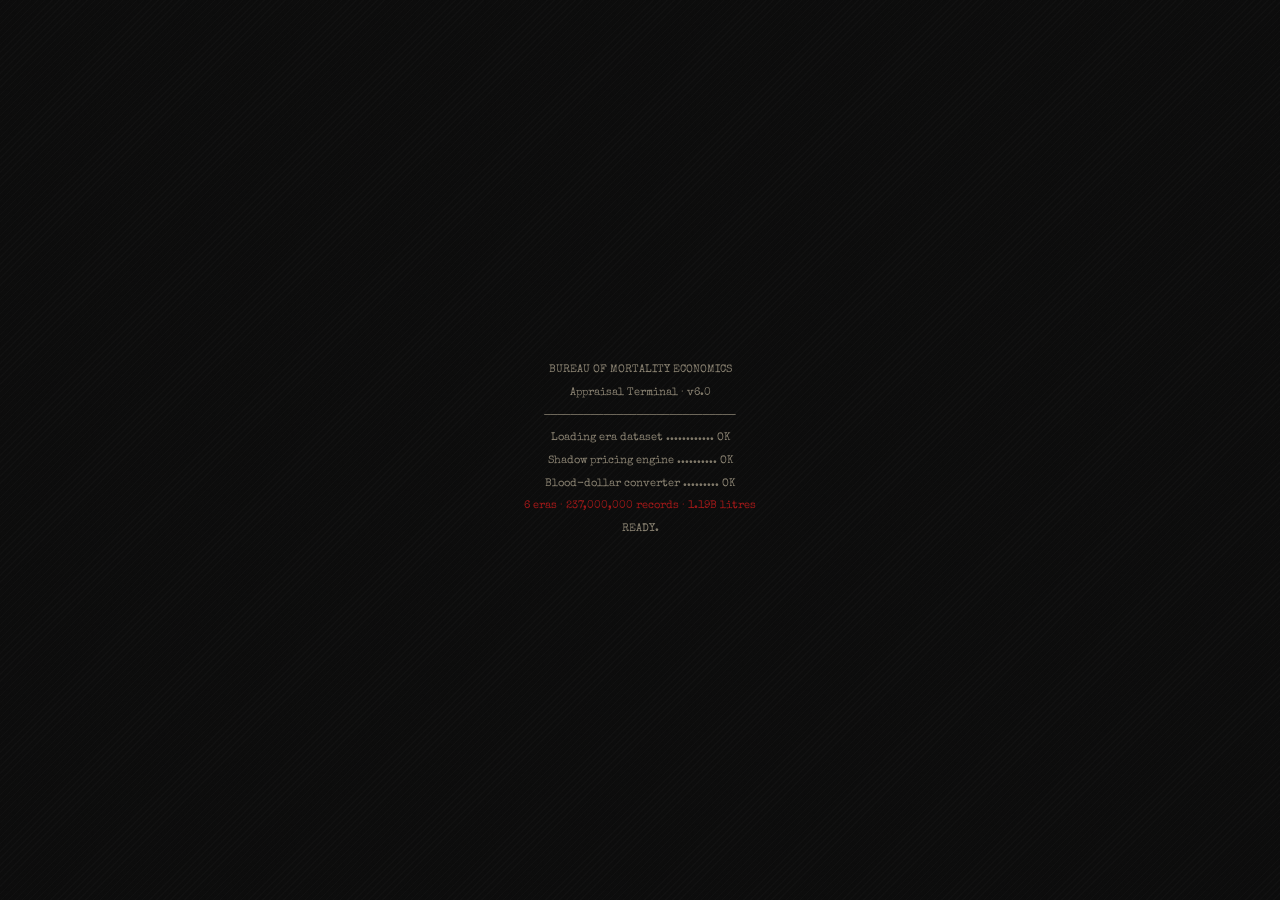
<file: index.html>
<!DOCTYPE html>
<html lang="en" data-theme="dark">
<head>
<meta charset="UTF-8">
<meta name="viewport" content="width=device-width, initial-scale=1.0">
<title>The Price of Blood</title>
<meta name="description" content="Your blood is worth $11.2 million. The system pays you $60,000. The math checks out.">
<link rel="stylesheet" href="shared.css">
<style>
/* ══════════════════════════════════════════════
   APPRAISAL — Burton × Bloomberg
   Haunted accountant with a terminal
══════════════════════════════════════════════ */

#theme-toggle { display:none; }

body { overflow-x:hidden; }

/* ── BOOT (typewriter on parchment) ──────────── */
#boot {
  position:fixed; inset:0; z-index:9000;
  background:var(--bg);
  background-image:var(--stripe);
  display:flex; align-items:center; justify-content:center;
  flex-direction:column; gap:4px;
  transition:opacity 0.6s ease;
}

.boot-line {
  font-family:var(--font-type);
  font-size:11px;
  color:var(--ash);
  opacity:0;
  transition:opacity 0.2s ease;
}

.boot-line.accent { color:var(--red); }

/* ── MAIN APP ────────────────────────────────── */
#app { display:none; }

/* ── TOP BAR (hidden initially) ──────────────── */
.topbar {
  position:fixed; top:0; left:0; right:0; z-index:800;
  height:48px;
  background:var(--bg);
  border-bottom:2px solid var(--red-dark);
  display:flex; align-items:center; justify-content:space-between;
  padding:0 24px;
  transform:translateY(-100%);
  transition:transform 0.5s ease;
}

.topbar.show { transform:translateY(0); }

.topbar-brand {
  font-family:var(--font-stamp);
  font-size:12px;
  letter-spacing:0.08em;
  color:var(--bone);
  text-transform:uppercase;
  text-decoration:none;
}

.topbar-brand .r { color:var(--red); }

.topbar-right { display:flex; gap:8px; align-items:center; }

.topbar-link {
  font-family:var(--font-type);
  font-size:9px;
  color:var(--ash);
  text-decoration:none;
  padding:4px 10px;
  border:1px dashed var(--border);
  transition:all 0.2s;
}
.topbar-link:hover { color:var(--red); border-color:var(--red-dark); border-style:solid; }

.topbar-theme {
  width:30px; height:30px;
  border:1px solid var(--red-dark);
  background:transparent;
  color:var(--red);
  font-size:13px;
  cursor:pointer;
  display:flex; align-items:center; justify-content:center;
  transition:all 0.3s;
  font-family:sans-serif; line-height:1; padding:0;
}
.topbar-theme:hover { background:var(--red-dark); color:var(--bone); transform:rotate(180deg); }

/* ── PROMPT ──────────────────────────────────── */
#prompt-phase {
  min-height:100vh;
  display:flex; align-items:center; justify-content:center;
  padding:48px 24px 24px;
}

.prompt-card {
  width:min(520px, 92vw);
  background:var(--card);
  border:1px solid var(--border);
  position:relative;
  overflow:hidden;
}

/* blood drip on top */
.prompt-card::before {
  content:'';
  position:absolute; top:0; left:0; right:0;
  height:3px;
  background:linear-gradient(90deg, transparent, var(--red), var(--red-dark), transparent);
}

.prompt-head {
  padding:28px 28px 16px;
  border-bottom:1px dashed var(--border);
  text-align:center;
}

.prompt-bureau {
  font-family:var(--font-stamp);
  font-size:8px;
  letter-spacing:0.3em;
  text-transform:uppercase;
  color:var(--ash);
  margin-bottom:12px;
}

.prompt-title {
  font-family:var(--font-book);
  font-size:32px;
  font-style:italic;
  font-weight:400;
  color:var(--bone);
  line-height:1;
}

.prompt-title em {
  font-style:normal;
  color:var(--red);
}

.prompt-body {
  padding:24px 28px;
}

.prompt-q {
  font-family:var(--font-type);
  font-size:12px;
  color:var(--ash);
  margin-bottom:16px;
}

.prompt-q .blink {
  display:inline-block;
  width:7px; height:14px;
  background:var(--red);
  vertical-align:text-bottom;
  margin-left:3px;
  animation:blink 1s step-end infinite;
}

@keyframes blink { 0%,100%{opacity:1;} 50%{opacity:0;} }

.prompt-input-row {
  display:flex; align-items:center; gap:4px;
  margin-bottom:20px;
}

.prompt-sign {
  font-family:var(--font-stamp);
  font-size:32px;
  color:var(--smoke);
}

.prompt-input {
  font-family:var(--font-stamp);
  font-size:32px;
  color:var(--bone);
  background:transparent;
  border:none; outline:none;
  border-bottom:2px solid var(--border);
  width:100%;
  padding:6px 0;
  caret-color:var(--red);
  transition:border-color 0.2s;
}

.prompt-input:focus { border-color:var(--red-dark); }
.prompt-input::placeholder { color:var(--shadow); font-weight:400; }

.prompt-hint {
  font-family:var(--font-type);
  font-size:9px;
  color:var(--shadow);
  margin-bottom:20px;
  line-height:1.8;
}

.prompt-actions {
  display:flex; align-items:center; gap:12px;
}

.prompt-go {
  font-family:var(--font-stamp);
  font-size:10px;
  letter-spacing:0.15em;
  text-transform:uppercase;
  color:var(--bone);
  background:var(--red-dark);
  border:none;
  padding:12px 28px;
  cursor:pointer;
  transition:all 0.2s;
}
.prompt-go:hover { background:var(--red); box-shadow:var(--glow-red); }

.prompt-skip {
  font-family:var(--font-type);
  font-size:9px;
  color:var(--shadow);
  background:none; border:none;
  cursor:pointer;
  text-decoration:underline;
  text-decoration-style:dashed;
  transition:color 0.2s;
}
.prompt-skip:hover { color:var(--ash); }

.prompt-stamp {
  position:absolute;
  top:50%; right:16px;
  transform:translateY(-50%) rotate(-12deg);
  font-family:var(--font-stamp);
  font-size:11px;
  letter-spacing:0.12em;
  color:var(--red);
  border:2px solid var(--red);
  padding:3px 10px;
  opacity:0.15;
  pointer-events:none;
}

/* ── RESULTS ─────────────────────────────────── */
#result-phase { display:none; }

/* ── STEP CARDS (click to advance) ───────────── */
.step {
  min-height:100vh;
  display:flex;
  flex-direction:column;
  align-items:center;
  justify-content:center;
  text-align:center;
  padding:40px 24px;
  opacity:0;
  transform:translateY(20px);
  transition:opacity 0.5s ease, transform 0.5s ease;
}

.step.vis {
  opacity:1;
  transform:translateY(0);
}

.step-label {
  font-family:var(--font-stamp);
  font-size:8px;
  letter-spacing:0.3em;
  text-transform:uppercase;
  color:var(--smoke);
  margin-bottom:16px;
}

.step-num {
  font-family:var(--font-stamp);
  font-size:clamp(40px,10vw,80px);
  line-height:0.95;
  margin-bottom:16px;
}

.step-num.red { color:var(--red-bright); }
.step-num.teal { color:var(--teal); }

.step-interp {
  font-family:var(--font-book);
  font-style:italic;
  font-size:clamp(14px,2.2vw,20px);
  font-weight:400;
  color:var(--ash);
  line-height:1.6;
  max-width:480px;
}

.step-interp em {
  color:var(--red);
  font-style:normal;
  font-weight:700;
}

/* Big verdict step */
.step.verdict .step-num {
  font-size:clamp(64px,16vw,180px);
  color:var(--red-vivid);
  animation:heartbeat 2s ease-in-out infinite;
}

@keyframes heartbeat {
  0%,100%{transform:scale(1);} 14%{transform:scale(1.03);} 28%{transform:scale(1);} 42%{transform:scale(1.02);} 56%{transform:scale(1);}
}

/* Gauge bar */
.gauge-wrap {
  width:min(500px, 80vw);
}

.gauge-track {
  position:relative;
  height:24px;
  background:var(--bg2);
  border:1px solid var(--border);
  margin-bottom:8px;
}

.gauge-fill-blood {
  position:absolute; left:0; top:0; bottom:0;
  background:var(--red-deep);
  width:100%; z-index:1;
}

.gauge-fill-you {
  position:absolute; left:0; top:0; bottom:0;
  background:var(--teal);
  z-index:2;
  transition:width 1.5s cubic-bezier(0.16,1,0.3,1);
}

.gauge-meta {
  display:flex; justify-content:space-between;
  font-family:var(--font-type); font-size:12px; color:var(--ash);
  margin-top:8px;
}

.gauge-meta .r { color:var(--red); }

/* Margin note */
.step .margin-note {
  font-family:var(--font-hand);
  font-size:clamp(16px,2.5vw,22px);
  color:var(--red);
  margin-top:20px;
  opacity:0.7;
}

/* Continue hint */
#continue-hint {
  position:fixed;
  bottom:24px;
  left:50%;
  transform:translateX(-50%);
  font-family:var(--font-type);
  font-size:9px;
  letter-spacing:0.15em;
  color:var(--shadow);
  z-index:700;
  text-align:center;
  cursor:pointer;
  transition:opacity 0.3s;
}

#continue-hint span {
  display:block;
  font-size:14px;
  margin-top:4px;
  animation:floatDown 1.2s ease-in-out infinite;
}

@keyframes floatDown {
  0%,100%{transform:translateY(0);} 50%{transform:translateY(4px);}
}

/* ── DIVIDER ─────────────────────────────────── */
.dagger {
  text-align:center;
  padding:40px 0;
  font-size:16px;
  color:var(--red-dark);
}

/* ── ERA GAME ────────────────────────────────── */
.era-section { margin-bottom:48px; }

.era-head {
  display:flex; align-items:baseline; gap:12px;
  border-bottom:2px solid var(--border);
  padding-bottom:10px; margin-bottom:16px;
}

.era-head-num {
  font-family:var(--font-stamp); font-size:24px;
  color:var(--red-dark); opacity:0.5;
}

.era-head-title {
  font-family:var(--font-book);
  font-size:20px; font-style:italic;
  color:var(--bone); font-weight:400;
}

.era-head-sub {
  font-family:var(--font-type);
  font-size:9px; color:var(--smoke);
  margin-left:auto;
}

/* Era tabs */
.era-tabs {
  display:flex; gap:1px;
  background:var(--border);
  border:1px solid var(--border);
  margin-bottom:12px;
  overflow-x:auto;
}

.era-tab {
  flex:1; min-width:100px;
  padding:14px 10px;
  background:var(--card);
  border:none;
  font-family:var(--font-type);
  font-size:10px;
  color:var(--smoke);
  cursor:pointer; text-align:center;
  transition:all 0.2s;
  position:relative;
}

.era-tab::after {
  content:''; position:absolute;
  bottom:0; left:0; right:0; height:3px;
  background:var(--red);
  transform:scaleX(0);
  transition:transform 0.3s var(--ease-bounce);
}

.era-tab:hover { color:var(--bone); background:var(--surface); }
.era-tab.active { color:var(--red); background:var(--surface); }
.era-tab.active::after { transform:scaleX(1); }

.era-tab-name {
  font-family:var(--font-book);
  font-style:italic;
  font-size:13px;
  display:block;
  margin-bottom:2px;
}

.era-tab-period {
  font-size:8px; color:var(--shadow);
}

/* Timeline bar */
.timeline {
  display:flex; height:36px;
  border:1px solid var(--border);
  background:var(--card);
  margin-bottom:12px; cursor:pointer;
}

.tl-seg {
  height:100%;
  display:flex; align-items:center; justify-content:center;
  font-family:var(--font-type);
  font-size:7px; letter-spacing:0.05em;
  color:var(--shadow);
  border-right:1px solid var(--border);
  transition:all 0.3s;
}
.tl-seg:last-child { border-right:none; }
.tl-seg:hover { color:var(--bone); }
.tl-seg.active { color:var(--bone); }

/* Era data cells */
.era-cells {
  display:grid;
  grid-template-columns:repeat(3, 1fr);
  gap:1px;
  background:var(--border);
  border:1px solid var(--border);
  margin-bottom:12px;
}

.era-cell {
  background:var(--card);
  padding:16px 14px;
  transition:background 0.2s;
  position:relative;
}

.era-cell::before {
  content:''; position:absolute;
  top:0; left:0; width:0; height:2px;
  background:var(--red);
  transition:width 0.4s var(--ease-out);
}

.era-cell:hover { background:var(--surface); }
.era-cell:hover::before { width:100%; }

.ecv {
  font-family:var(--font-stamp);
  font-size:22px; line-height:1;
  margin-bottom:8px;
  transition:color 0.3s;
}

.ecl {
  font-family:var(--font-type);
  font-size:7px; letter-spacing:0.08em;
  text-transform:uppercase;
  color:var(--smoke); line-height:1.6;
}

/* Insight text */
.era-insight {
  border:1px solid var(--border);
  border-left:3px solid var(--red-dark);
  background:var(--card);
  background-image:var(--stripe);
  padding:16px 20px;
  font-family:var(--font-type);
  font-size:11px;
  color:var(--ash);
  line-height:1.9;
  transition:all 0.3s;
}

.era-insight b { color:var(--bone); font-weight:500; }
.era-insight em { color:var(--red); font-style:normal; }

/* ── EVIDENCE ────────────────────────────────── */
.evidence {
  margin-top:48px;
  border-top:2px solid var(--border);
  padding-top:20px;
}

.evidence-label {
  font-family:var(--font-stamp);
  font-size:9px; letter-spacing:0.2em;
  text-transform:uppercase; color:var(--red);
  border:2px solid var(--red-dark);
  display:inline-block;
  padding:3px 10px; margin-bottom:16px;
}

.ev-grid {
  display:grid;
  grid-template-columns:1fr 1fr;
  gap:12px; margin-bottom:12px;
}

.ev-card {
  display:flex; flex-direction:column;
  text-decoration:none; color:inherit;
  background:var(--card);
  border:1px solid var(--border);
  padding:24px 20px;
  position:relative; overflow:hidden;
  transition:all 0.3s var(--ease-out);
}

.ev-card::before {
  content:''; position:absolute;
  top:0; left:0; width:3px; height:0;
  background:var(--red);
  transition:height 0.5s var(--ease-out);
}

.ev-card:hover { border-color:var(--border-hi); box-shadow:var(--shadow-float); transform:translateY(-2px); }
.ev-card:hover::before { height:100%; }

.ev-badge {
  font-family:var(--font-stamp);
  font-size:7px; letter-spacing:0.2em;
  color:var(--red); margin-bottom:10px;
}

.ev-name {
  font-family:var(--font-book);
  font-size:22px; font-style:italic;
  font-weight:400; color:var(--bone);
  margin-bottom:8px;
}

.ev-desc {
  font-family:var(--font-type);
  font-size:10px; color:var(--smoke);
  line-height:1.7; flex:1;
}

.ev-foot {
  font-family:var(--font-type);
  font-size:9px; color:var(--shadow);
  margin-top:12px; padding-top:8px;
  border-top:1px dotted var(--border);
  display:flex; justify-content:space-between;
  transition:color 0.2s;
}

.ev-card:hover .ev-foot { color:var(--bone); }

.ev-arrow {
  color:var(--red-dark);
  transition:transform 0.3s var(--ease-bounce);
}

.ev-card:hover .ev-arrow { transform:translateX(6px); color:var(--red); }

.ev-more {
  display:flex; flex-wrap:wrap; gap:4px;
}

.ev-link {
  font-family:var(--font-type);
  font-size:9px; color:var(--shadow);
  text-decoration:none;
  padding:5px 12px;
  border:1px dashed var(--border);
  transition:all 0.2s;
}
.ev-link:hover { color:var(--red); border-color:var(--red-dark); border-style:solid; }

.foot {
  margin-top:48px; padding:16px 0;
  border-top:2px solid var(--border);
  font-family:var(--font-type);
  font-size:9px; color:var(--shadow);
  text-align:center;
}

.foot::before { content:'†'; margin-right:8px; color:var(--red-dark); }

.foot-redo {
  display:block; margin:12px auto 0;
  background:none; border:1px dashed var(--border);
  color:var(--smoke); font-family:var(--font-type);
  font-size:9px; letter-spacing:0.1em;
  padding:4px 12px; cursor:pointer;
  transition:all 0.2s;
}
.foot-redo:hover { color:var(--red); border-color:var(--red-dark); border-style:solid; }

/* ── BLOOD/EJ BAR CHART ──────────────────────── */
.era-bars {
  width: min(600px, 88vw);
  margin-top: 28px;
}
.era-bar-row {
  display: flex; align-items: center; gap: 12px;
  margin-bottom: 12px;
}
.era-bar-name {
  font-family: var(--font-book); font-style: italic;
  font-size: 14px; color: var(--ash);
  width: 110px; text-align: right; flex-shrink: 0;
}
.era-bar-track {
  flex: 1; height: 18px;
  background: var(--bg2); border: 1px solid var(--border);
  position: relative; overflow: hidden;
}
.era-bar-fill {
  position: absolute; left: 0; top: 0; bottom: 0;
  width: 0%;
  transition: width 1s cubic-bezier(0.16,1,0.3,1);
}
.era-bar-val {
  font-family: var(--font-type); font-size: 11px;
  color: var(--smoke); width: 120px; flex-shrink: 0;
  white-space: nowrap;
}
.era-bar-val em { color: var(--bone); font-style: normal; }

/* ── RESPONSIVE ──────────────────────────────── */
@media (max-width:768px) {
  .ledger { grid-template-columns:1fr; }
  .era-cells { grid-template-columns:1fr 1fr; }
  .ev-grid { grid-template-columns:1fr; }
  #result-phase { padding:56px 16px 40px; }
  .era-head-sub { display:none; }
}

@media (max-width:480px) {
  .era-cells { grid-template-columns:1fr; }
  .prompt-input { font-size:24px; }
  .prompt-sign { font-size:24px; }
}
</style>
</head>
<body>

<!-- ═══════ BOOT ═══════ -->
<div id="boot">
  <div class="boot-line" data-d="0">BUREAU OF MORTALITY ECONOMICS</div>
  <div class="boot-line" data-d="120">Appraisal Terminal · v6.0</div>
  <div class="boot-line" data-d="280">─────────────────────────────</div>
  <div class="boot-line" data-d="420">Loading era dataset ............ OK</div>
  <div class="boot-line" data-d="540">Shadow pricing engine .......... OK</div>
  <div class="boot-line" data-d="660">Blood-dollar converter ......... OK</div>
  <div class="boot-line accent" data-d="800">6 eras · 237,000,000 records · 1.19B litres</div>
  <div class="boot-line" data-d="960">READY.</div>
</div>

<!-- ═══════ APP ═══════ -->
<div id="app">

  <div class="topbar">
    <span class="topbar-brand">The <span class="r">Price</span> of Blood</span>
    <div class="topbar-right">
      <a href="the_accounting.html" class="topbar-link">Exhibit A</a>
      <a href="blood_standard.html" class="topbar-link">Exhibit B</a>
      <button class="topbar-theme" id="theme-btn" aria-label="Toggle theme">◑</button>
    </div>
  </div>

  <!-- ═══════ PROMPT ═══════ -->
  <div id="prompt-phase">
    <div class="prompt-card">
      <div class="prompt-stamp">CONFIDENTIAL</div>

      <div class="prompt-head">
        <div class="prompt-bureau">Bureau of Mortality Economics · Era Placement</div>
        <div class="prompt-title">Locate yourself<br>in the <em>ledger.</em></div>
      </div>

      <div class="prompt-body">
        <div class="prompt-q">Annual salary — for scale.<span class="blink"></span></div>
        <div class="prompt-input-row">
          <span class="prompt-sign">$</span>
          <input class="prompt-input" type="text" id="salary-in" placeholder="60,000" autocomplete="off" inputmode="numeric">
        </div>
        <div class="prompt-hint">
          This isn't a personal valuation. It's a reference point.<br>
          The accounting predates your salary by approximately 6,000 years.
        </div>
        <div class="prompt-actions">
          <button class="prompt-go" id="go-btn">Open the Ledger →</button>
          <button class="prompt-skip" id="skip-btn">use $60,000</button>
        </div>
      </div>
    </div>
  </div>

  <!-- ═══════ RESULTS ═══════ -->
  <div id="result-phase">

    <!-- Steps appear one by one on click -->
    <div id="steps"></div>

    <div id="continue-hint" style="display:none;">continue<span>↓</span></div>

    <!-- Below is hidden until all steps revealed -->
    <div id="after-steps" style="display:none; max-width:900px; margin:0 auto; padding:0 40px 60px;">

    <div style="text-align:center;padding:32px 0;font-size:14px;color:var(--red-dark);">†</div>

    <!-- ═══════ ERA GAME ═══════ -->
    <div class="era-section">
      <div class="era-head">
        <span class="era-head-num">II</span>
        <span class="era-head-title">The Full Accounting.</span>
        <span class="era-head-sub">click an era · the blood price per EJ barely moves</span>
      </div>

      <div class="era-tabs" id="era-tabs"></div>
      <div class="timeline" id="timeline"></div>
      <div class="era-cells" id="era-cells"></div>
      <div class="era-insight" id="era-insight"></div>

      <div class="margin-note" id="era-note">Different fuel. Same price in blood.</div>
    </div>

    <!-- ═══════ EVIDENCE ═══════ -->
    <div class="evidence">
      <div class="evidence-label">The Evidence</div>

      <div class="ev-grid">
        <a href="the_accounting.html" class="ev-card">
          <div class="ev-badge">EXHIBIT A</div>
          <div class="ev-name">The Accounting</div>
          <div class="ev-desc">Six eras. 12 variables. Blood per EJ computed across every substrate from grain to oil. The rate barely moves. The accountant remains unbothered.</div>
          <div class="ev-foot"><span>Open the ledger</span><span class="ev-arrow">→</span></div>
        </a>
        <a href="blood_standard.html" class="ev-card">
          <div class="ev-badge">EXHIBIT B</div>
          <div class="ev-name">The Blood Standard</div>
          <div class="ev-desc">1 BU = 1 litre of blood. The dollar is a translation of this unit. The exchange rate, priced against energy extraction, has been running since the Bronze Age.</div>
          <div class="ev-foot"><span>Open the ledger</span><span class="ev-arrow">→</span></div>
        </a>
      </div>

      <div class="ev-more">
        <a href="blood_price_oil.html" class="ev-link">Blood Price of Oil</a>
        <a href="energy_per_death.html" class="ev-link">Energy Per Death</a>
        <a href="kronos_feed_rate.html" class="ev-link">Kronos Feed Rate</a>
        <a href="kronos_mythic_overlay.html" class="ev-link">The Devourer</a>
        <a href="the_escaped.html" class="ev-link">The Escaped</a>
      </div>
    </div>

    <div class="foot">
      Bureau of Mortality Economics · Est. 4000 BCE · "We never close"
      <button class="foot-redo" id="redo-btn">↺ start over</button>
    </div>
  </div>

  </div>

</div>

<script>
/* ═══════ CONSTANTS ═══════ */
var SGJ=75/6.1, MED=880, EJ=1e9, BU=2242623, BPP=5;
var PVAL = BU*BPP;

var ERAS=[
  {name:'Bronze Age',p:'4000–1200 BCE',god:'Apep · Tiamat',sub:'Grain',gjU:14.4,pop:50e6,gpc:6,yrs:2800,dM:20e6,col:'#c87820'},
  {name:'Roman',p:'500 BCE–476 CE',god:'Kronos · Saturn',sub:'Grain',gjU:14.4,pop:60e6,gpc:10,yrs:900,dM:15e6,col:'#c83030'},
  {name:'Feudal',p:'476–1400 CE',god:'Christus Rex',sub:'Wood',gjU:18.0,pop:80e6,gpc:12,yrs:900,dM:50e6,col:'#5a8a3a'},
  {name:'Colonial',p:'1400–1750 CE',god:'Crown · El',sub:'Biomass',gjU:17.0,pop:80e6,gpc:15,yrs:350,dM:12e6,col:'#8050c0'},
  {name:'Industrial',p:'1750–1950 CE',god:'The Nation-State',sub:'Coal',gjU:27.0,pop:400e6,gpc:25,yrs:200,dM:120e6,col:'#607090'},
  {name:'Modern',p:'1950–2026 CE',god:'The Market',sub:'Oil',gjU:6.1,pop:4e9,gpc:75,yrs:76,dM:25e6,col:'#e02020'},
];

ERAS.forEach(function(e){
  e.tGJ=e.pop*e.gpc*e.yrs; e.tEJ=e.tGJ/EJ;
  e.gpd=e.tGJ/e.dM; e.bpej=e.dM*BPP/e.tEJ;
  e.bext=SGJ*e.gpd/BPP; e.gap=e.bext/MED;
});

var salary=60000, activeEra=5;

/* ═══════ BOOT ═══════ */
(function(){
  var saved=sessionStorage.getItem('pob-salary');
  if(saved){
    // Returning from a sub-page — skip boot and prompt entirely
    salary=parseInt(saved)||60000;
    document.getElementById('boot').style.display='none';
    document.getElementById('app').style.display='block';
    document.getElementById('prompt-phase').style.display='none';
    document.getElementById('result-phase').style.display='block';
    buildSteps();
    buildEra();
    return;
  }
  var lines=document.querySelectorAll('.boot-line');
  lines.forEach(function(l){
    setTimeout(function(){l.style.opacity='1';l.style.transition='opacity 0.15s';},
    parseInt(l.getAttribute('data-d')));
  });
  setTimeout(function(){
    var b=document.getElementById('boot');
    b.style.opacity='0';
    setTimeout(function(){
      b.style.display='none';
      document.getElementById('app').style.display='block';
      document.getElementById('salary-in').focus();
    },500);
  },1300);
})();

/* ═══════ THEME ═══════ */
(function(){
  var KEY='pob-theme',root=document.documentElement;
  var saved=localStorage.getItem(KEY)||'dark';
  root.setAttribute('data-theme',saved);
  var btn=document.getElementById('theme-btn');
  function ic(t){return t==='dark'?'◑':'◐';}
  btn.textContent=ic(saved);
  btn.addEventListener('click',function(){
    var c=root.getAttribute('data-theme'),n=c==='dark'?'light':'dark';
    root.setAttribute('data-theme',n);
    localStorage.setItem(KEY,n);
    btn.textContent=ic(n);
  });
})();

/* ═══════ FMT ═══════ */
function fD(n){return n>=1e12?'$'+(n/1e12).toFixed(1)+'T':n>=1e9?'$'+(n/1e9).toFixed(1)+'B':n>=1e6?'$'+(n/1e6).toFixed(2)+'M':n>=1e3?'$'+Math.round(n).toLocaleString('en-US'):'$'+n.toFixed(0);}
function fN(n){return Math.round(n).toLocaleString('en-US');}

/* ═══════ INPUT ═══════ */
var inp=document.getElementById('salary-in');
inp.addEventListener('input',function(){
  var r=this.value.replace(/[^0-9]/g,'');
  if(r)this.value=parseInt(r).toLocaleString('en-US');
});
inp.addEventListener('keydown',function(e){if(e.key==='Enter')go();});
document.getElementById('go-btn').addEventListener('click',go);
document.getElementById('skip-btn').addEventListener('click',function(){inp.value='60,000';go();});

/* ═══════ REDO ═══════ */
document.getElementById('redo-btn').addEventListener('click',function(){
  sessionStorage.removeItem('pob-salary');
  document.getElementById('result-phase').style.display='none';
  document.getElementById('prompt-phase').style.display='block';
  document.getElementById('salary-in').value='';
  window.scrollTo({top:0,behavior:'smooth'});
});

function go(){
  salary=parseInt(inp.value.replace(/[^0-9]/g,''))||60000;
  if(salary<1)salary=60000;
  sessionStorage.setItem('pob-salary',salary);
  document.getElementById('prompt-phase').style.display='none';
  document.getElementById('result-phase').style.display='block';
  buildSteps();
  buildEra();
}

/* ═══════ BUILD STEPS (click to advance) ═══════ */
function buildSteps(){
  var hr=salary/2080;
  var yrs=PVAL/salary, pct=salary/PVAL*100;
  var bloodVal=PVAL*1; // 5L * $2.24M/L

  // Blood cost of modern era energy: liters per GJ
  var modernEra=ERAS[5];
  var lPerGJ=modernEra.dM*BPP/modernEra.tGJ;          // litres blood per GJ (modern)
  var yourGJ=salary/2000*8*modernEra.gpc/8760;         // rough GJ implied by your consumption share
  var eraBloodL=modernEra.dM*BPP;                      // total litres bled in modern era
  var eraEJ=modernEra.tEJ;

  var steps=[
    {
      label:'YOUR ERA',
      num:'Modern · 1950–2026', cls:'teal',
      interp:'Good news: you picked the most energy-rich era in history. Oil substrate, <em>75 GJ per person per year</em>, more extraction than all previous eras combined. You earn $'+fN(salary)+'. That\'s your ticket. Welcome to the ledger.'
    },
    {
      label:'HERE\'S THE THING ABOUT BLOOD',
      num:'5 L / person', cls:'red',
      interp:'Every person who ever lived contained exactly five litres of it. And every civilization — without exception, without a single outlier — priced its resource extraction in deaths. Not dollars. Not gold. Deaths, at five litres each. The fuel kept changing. That part didn\'t.'
    },
    {
      label:'WHAT YOUR ERA ACTUALLY SPENT',
      num:fN(eraBloodL/1e6)+'M litres', cls:'red',
      interp:'25 million deaths × 5L = <em>125 million litres of blood</em> to pull <em>'+eraEJ.toFixed(0)+' EJ</em> out of the ground. That\'s the transaction your era ran on. It\'s not on the invoice — but it\'s in the accounting. You\'re reading the accounting.'
    },
    {
      label:'AND HERE\'S WHERE IT GETS WEIRD',
      bars:true,
      interp:'Do that same calculation for every era. The numbers change — extraction got more efficient over time, each death buying more energy. But the practice? Never stopped. Different fuel, different god, same transaction. The currency was always blood.'
    },
    {
      label:'SO WHAT\'S THE DOLLAR, THEN',
      num:'2,548\u00d7', cls:'red',
      interp:'The real blood value of a litre — derived from what energy costs in deaths — is $2.24M. The hospital charges $880 for the same litre. That 2,548× gap isn\'t a crime. It\'s just the exchange rate between the original currency and the translation. <em>The dollar didn\'t replace blood. It just made the ledger harder to read.</em>'
    },
    {
      label:'WHERE YOU SIT',
      num:'$'+fN(salary)+' / yr', cls:'teal',
      interp:'Your $'+fN(salary)+' gets you a seat in a system running at '+fN(Math.round(eraEJ))+' EJ, priced at 125 million litres. You\'re not responsible for that number. You also didn\'t make it up. It\'s in the data — all six eras, all the math — and it\'s sitting right below this.'
    },
    {
      label:'YOUR SALARY, TRANSLATED',
      num:'', cls:'', gauge:true, pct:pct,
      interp:'Teal is your salary as a share of the total blood expenditure of your era. The rest of the bar is what the era spent that your paycheck doesn\'t mention. Scroll down and pick an era — the bar looks different, the ratio doesn\'t.',
      note:'The fuel changed. The price in blood did not.'
    },
  ];

  var container=document.getElementById('steps');
  container.innerHTML='';
  var hint=document.getElementById('continue-hint');
  hint.style.display='none';

  var maxBpej=Math.max.apply(null,ERAS.map(function(e){return e.bpej;}));

  steps.forEach(function(s,i){
    var div=document.createElement('div');
    div.className='step'+(s.big?' verdict':'');
    var html='<div class="step-label">'+s.label+'</div>';

    if(s.bars){
      html+='<div class="era-bars" id="bars-'+i+'">';
      ERAS.forEach(function(e,j){
        var logW=(Math.log10(e.bpej)-Math.log10(Math.min.apply(null,ERAS.map(function(x){return x.bpej;}))))
                /(Math.log10(maxBpej)-Math.log10(Math.min.apply(null,ERAS.map(function(x){return x.bpej;}))));
        var wPct=(logW*100).toFixed(1);
        var val=fN(Math.round(e.bpej))+' L/EJ';
        html+='<div class="era-bar-row">';
        html+='<span class="era-bar-name">'+e.name+'</span>';
        html+='<div class="era-bar-track"><div class="era-bar-fill" id="ef-'+i+'-'+j+'" style="width:0%;background:'+e.col+'" data-w="'+wPct+'"></div></div>';
        html+='<span class="era-bar-val"><em>'+val+'</em></span>';
        html+='</div>';
      });
      html+='</div>';
      div.dataset.hasBars='1';
      div.dataset.barGroup=i;
    } else if(s.gauge){
      var mp=Math.max(0.4,s.pct);
      html+='<div class="gauge-track" style="position:relative;height:24px;background:var(--bg2);border:1px solid var(--border);">';
      html+='<div class="gauge-fill-blood" style="position:absolute;left:0;top:0;bottom:0;width:100%;background:var(--red-deep);z-index:1;"></div>';
      html+='<div class="gauge-fill-you" id="gauge-you-'+i+'" style="position:absolute;left:0;top:0;bottom:0;width:0%;background:var(--teal);z-index:2;transition:width 1.5s cubic-bezier(0.16,1,0.3,1);"></div>';
      html+='</div>';
      html+='<div class="gauge-meta"><span style="color:var(--teal)">your salary — $'+fN(salary)+'</span><span style="color:var(--red)">era blood value — $'+fN(Math.round(bloodVal))+'</span></div>';
      div.dataset.gaugeFill=mp;
      div.dataset.gaugeId='gauge-you-'+i;
    } else {
      html+='<div class="step-num '+s.cls+'">'+s.num+'</div>';
    }

    html+='<div class="step-interp">'+s.interp+'</div>';
    if(s.note) html+='<div class="margin-note">'+s.note+'</div>';
    div.innerHTML=html;
    container.appendChild(div);
  });

  // All steps visible immediately — staggered entrance via CSS delay
  var allSteps=container.querySelectorAll('.step');
  allSteps.forEach(function(el,i){
    el.style.transitionDelay=(i*60)+'ms';
    setTimeout(function(){ el.classList.add('vis'); },30);
    var delay=400+i*120;
    if(el.dataset.gaugeFill){
      setTimeout(function(){
        var g=document.getElementById(el.dataset.gaugeId);
        if(g) g.style.width=el.dataset.gaugeFill+'%';
      }, delay);
    }
    if(el.dataset.hasBars){
      setTimeout(function(){
        el.querySelectorAll('.era-bar-fill').forEach(function(bar){
          bar.style.width=bar.getAttribute('data-w')+'%';
        });
      }, delay);
    }
  });

  // after-steps always visible too
  document.getElementById('after-steps').style.display='block';

  // Continue hint scrolls to next step in sequence
  var scrollIdx=0;
  var targets=Array.prototype.slice.call(allSteps);
  targets.push(document.getElementById('after-steps'));

  function scrollNext(){
    if(scrollIdx>=targets.length) return;
    targets[scrollIdx].scrollIntoView({behavior:'smooth',block:'start'});
    scrollIdx++;
    if(scrollIdx>=targets.length){
      hint.innerHTML='back to top<span>↑</span>';
    } else {
      hint.innerHTML='continue<span>↓</span>';
    }
  }

  hint.innerHTML='continue<span>↓</span>';
  hint.style.display='block';
  hint.addEventListener('click',function(e){
    e.stopPropagation();
    if(scrollIdx>=targets.length){
      window.scrollTo({top:0,behavior:'smooth'});
      scrollIdx=0;
      hint.innerHTML='continue<span>↓</span>';
    } else {
      scrollNext();
    }
  });
}

/* ═══════ ERA GAME ═══════ */
function buildEra(){
  var tabs=document.getElementById('era-tabs'),tl=document.getElementById('timeline');
  tabs.innerHTML='';tl.innerHTML='';
  var totYrs=ERAS.reduce(function(a,e){return a+e.yrs;},0);
  ERAS.forEach(function(e,i){
    var b=document.createElement('button');
    b.className='era-tab'+(i===activeEra?' active':'');
    b.innerHTML='<span class="era-tab-name">'+e.name+'</span><span class="era-tab-period">'+e.p+'</span>';
    b.onclick=function(){selectEra(i);};
    tabs.appendChild(b);
    var s=document.createElement('div');
    s.className='tl-seg'+(i===activeEra?' active':'');
    s.style.width=(e.yrs/totYrs*100)+'%';
    s.style.background=e.col+'12';
    s.textContent=e.name.split(' ')[0];
    s.onclick=function(){selectEra(i);};
    tl.appendChild(s);
  });
  selectEra(activeEra);
}

function selectEra(idx){
  activeEra=idx;var e=ERAS[idx];
  document.querySelectorAll('.era-tab').forEach(function(t,i){t.className='era-tab'+(i===idx?' active':'');});
  document.querySelectorAll('.tl-seg').forEach(function(s,i){s.className='tl-seg'+(i===idx?' active':'');});

  var cells=[
    {v:fN(e.dM),l:'Deaths',c:'var(--red-bright)'},
    {v:e.tEJ.toFixed(0)+' EJ',l:'Total energy',c:'var(--teal)'},
    {v:(e.bpej/1e6).toFixed(1)+'M L',l:'Blood per EJ',c:'var(--red)'},
    {v:fD(e.bext),l:'Value per litre',c:'var(--rust)'},
    {v:e.gap.toFixed(0)+'×',l:'Gap vs $880/L',c:'var(--red-bright)'},
    {v:e.sub,l:'Substrate',c:'var(--bile)'},
    {v:e.god,l:'God-name',c:'var(--bruise)'},
    {v:(e.pop>=1e9?(e.pop/1e9).toFixed(0)+'B':(e.pop/1e6).toFixed(0)+'M'),l:'Population',c:'var(--teal)'},
    {v:e.gpc+' GJ/cap',l:'Energy per person',c:'var(--teal)'},
  ];

  var disp=document.getElementById('era-cells');disp.innerHTML='';
  cells.forEach(function(c){
    var d=document.createElement('div');d.className='era-cell';
    d.innerHTML='<div class="ecv" style="color:'+c.c+'">'+c.v+'</div><div class="ecl">'+c.l+'</div>';
    disp.appendChild(d);
  });

  var insights=[
    'Grain civilization. The gods were named — Apep, Tiamat, Moloch — and the altar was literal. <b>'+fN(e.dM)+' people</b> to run <b>'+e.tEJ.toFixed(0)+' EJ</b> of it. Blood going for <em>'+fD(e.bext)+'/L</em> in real terms, gap already at <em>'+e.gap.toFixed(0)+'×</em>. First entry in the ledger. The accountant opened a fresh column and got to work.',
    'Rome figured out you could get more energy per death if you just got better at conquest. Fewer kills, more output — classic efficiency play. Still grain, still <em>'+fD(e.bext)+'/L</em>, gap at <em>'+e.gap.toFixed(0)+'×</em>. The Senate called the blood price "tribute." Kronos called it lunch. Either way, the math worked out.',
    'New god, same invoice. Christ replaced Saturn, the tithe replaced the blood offering, wood replaced grain — and <b>50 million people</b> still died to keep the lights on. Gap: <em>'+e.gap.toFixed(0)+'×</em>. The church kept the books. Turns out "render unto Caesar" was also a line item.',
    'The Crown discovered something useful: if the dying happens far enough away, nobody at home does the math. <b>12 million dead</b>, 350 years, the altar rebranded as "the plantation," the sacrifice rebranded as "labor." Blood: <em>'+fD(e.bext)+'/L</em>. Geographic distance: excellent substitute for a reckoning.',
    '<b>120 million dead</b> in 200 years. Two world wars, industrial-scale extraction, and a new word invented specifically for why you personally had to go: <em>patriotism.</em> Blood: <em>'+fD(e.bext)+'/L</em>. Gap: <em>'+e.gap.toFixed(0)+'×</em>. The trench was the altar. Nobody put that on the poster.',
    'Your era. <b>25 million dead</b>, <b>'+e.tEJ.toFixed(0)+' EJ</b> — more than every previous era combined. Blood going for <em>'+fD(e.bext)+'/L</em>, gap at <em>'+e.gap.toFixed(0)+'×</em>. The sacrifice got a new name too: <em>"an externality."</em> The accounting got a lot better at being invisible. The numbers stayed the same.',
  ];

  document.getElementById('era-insight').innerHTML=insights[idx];

  var notes=[
    'First entry. The accountant has been at this desk ever since.',
    'Kronos ate his children. The Senate called it tribute. Same thing.',
    'New god. Fresh column in the ledger. Same total at the bottom.',
    'The further away the dying, the cleaner the books.',
    'Progress is a body count with a good PR department.',
    'You are here. The ledger is current.',
  ];
  document.getElementById('era-note').textContent=notes[idx];
}
</script>
</body>
</html>
</file>
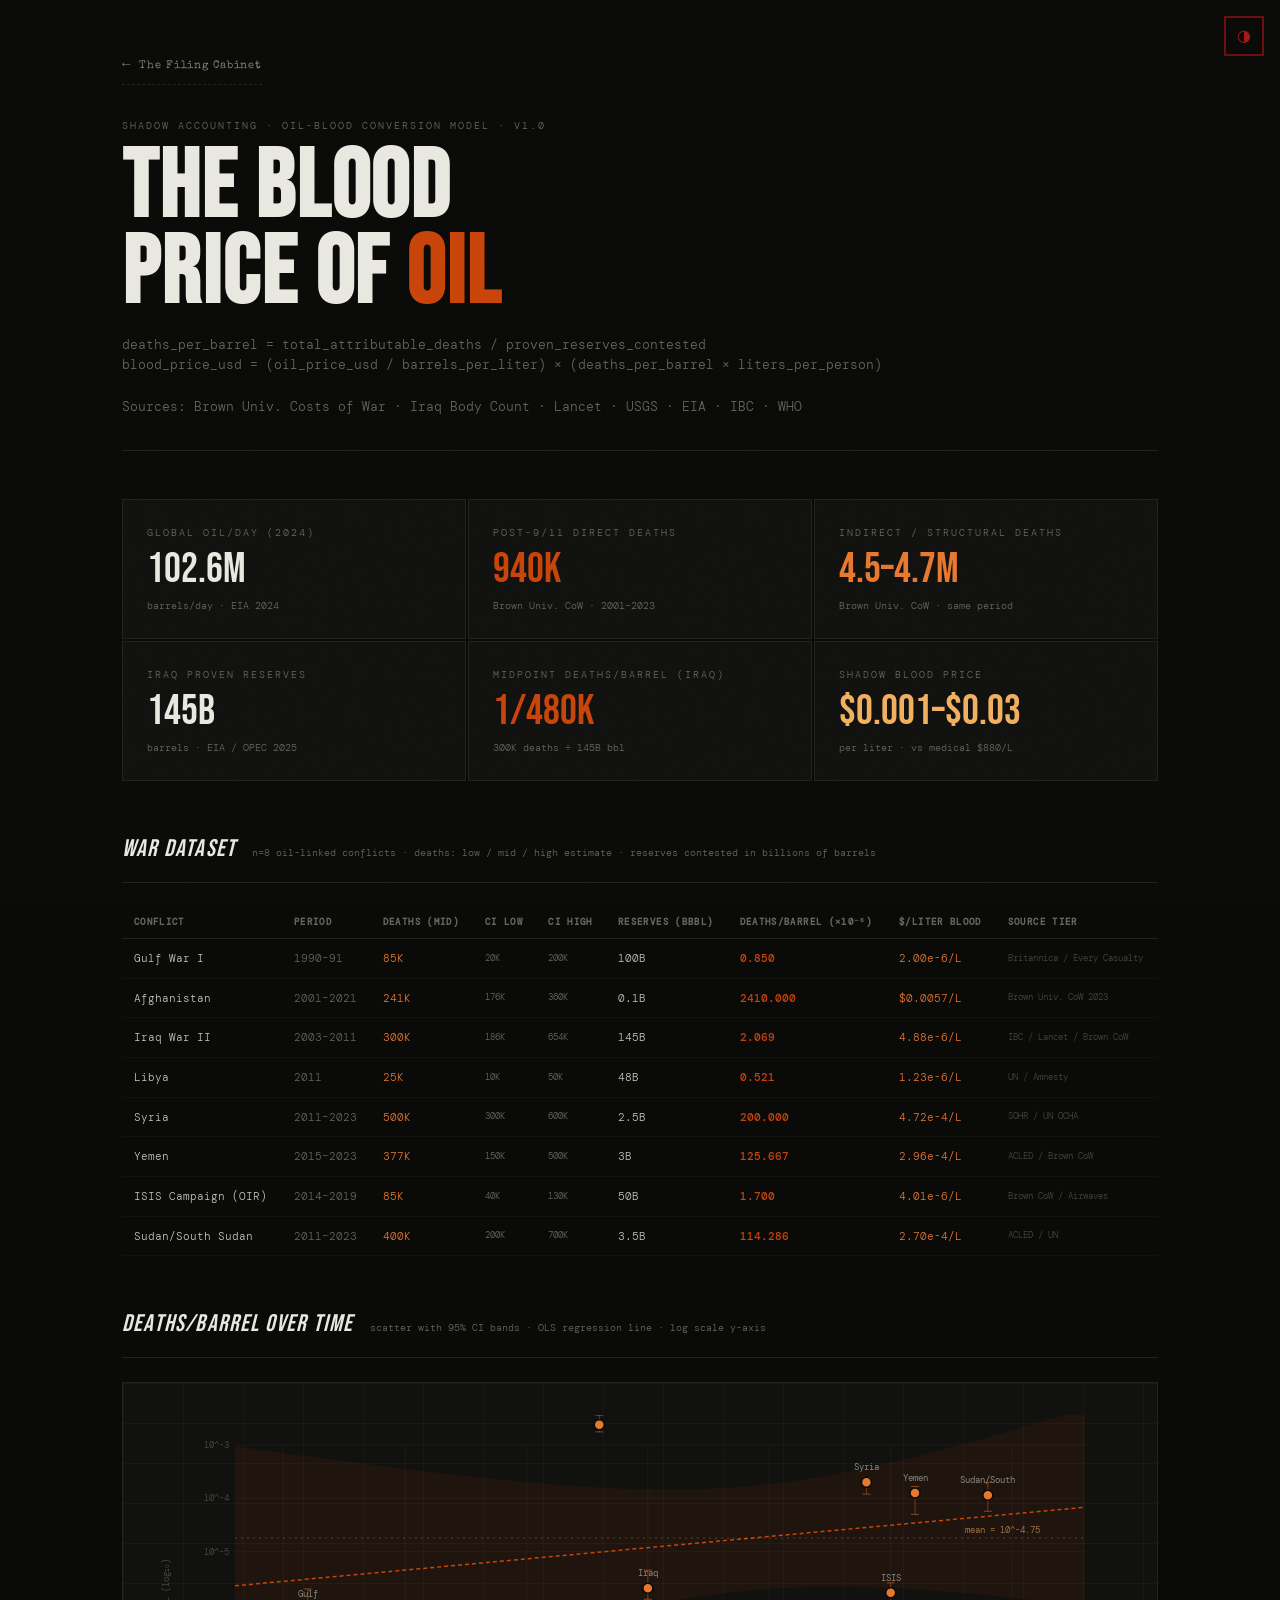
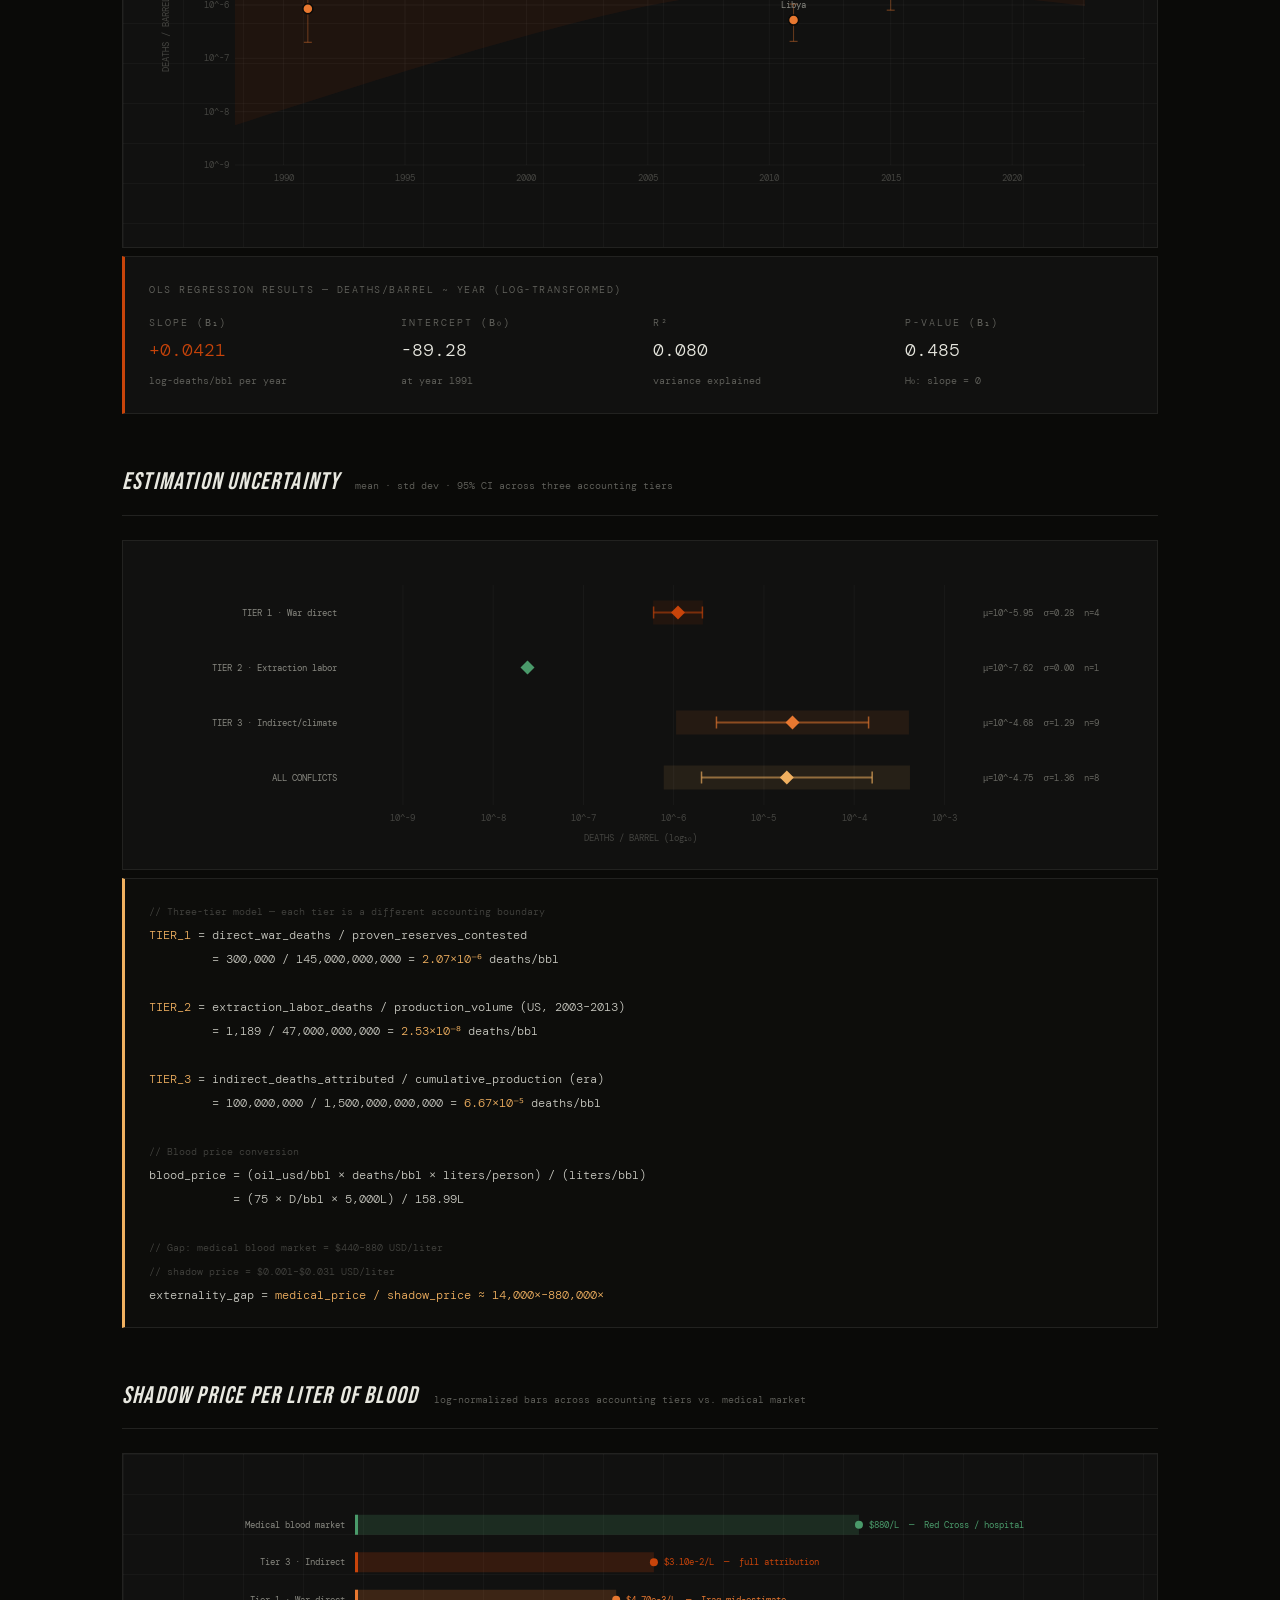
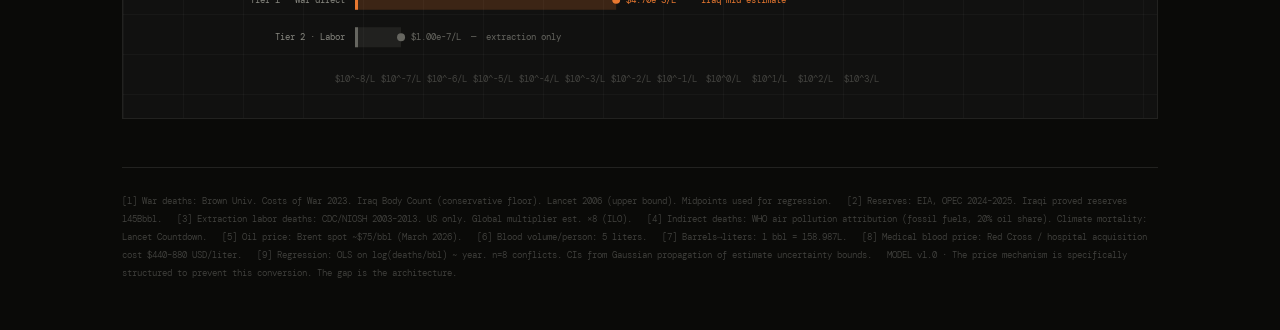
<file: blood_price_oil.html>
<!DOCTYPE html>
<html lang="en" data-theme="dark">
<head>
<meta charset="UTF-8">
<meta name="viewport" content="width=device-width, initial-scale=1.0">
<title>The Blood Price of Oil</title>
<link rel="stylesheet" href="shared.css">
<style>
  @import url('https://fonts.googleapis.com/css2?family=DM+Mono:ital,wght@0,300;0,400;0,500;1,300&family=Bebas+Neue&family=DM+Sans:ital,wght@0,300;0,400;1,300&display=swap');

  :root {
    --bg: #0a0a08;
    --surface: #111110;
    --border: #222220;
    --muted: #444440;
    --text: #c8c8c0;
    --dim: #666660;
    --accent: #c8440a;
    --accent2: #e87830;
    --accent3: #f0b060;
    --white: #e8e8e0;
    --grid: rgba(255,255,255,0.03);
  }

  /* ── Light mode ──────────────────────────────────────────────── */
  [data-theme="light"] {
    --bg:      #f8f4ef;
    --surface: #f0ebe4;
    --border:  #d8cfc5;
    --muted:   #a89080;
    --text:    #1a1810;
    --dim:     #786858;
    --accent:  #b83808;
    --accent2: #d06828;
    --accent3: #a07828;
    --white:   #0a0808;
    --grid:    rgba(0,0,0,0.03);
  }

  * { margin: 0; padding: 0; box-sizing: border-box; }

  body {
    background: var(--bg);
    color: var(--text);
    font-family: 'DM Sans', sans-serif;
    font-weight: 300;
    min-height: 100vh;
    padding: 48px 32px;
    max-width: 1100px;
    margin: 0 auto;
  }

  header {
    border-bottom: 1px solid var(--border);
    padding-bottom: 32px;
    margin-bottom: 48px;
  }

  .label {
    font-family: 'DM Mono', monospace;
    font-size: 10px;
    letter-spacing: 0.2em;
    color: var(--dim);
    text-transform: uppercase;
    margin-bottom: 12px;
  }

  h1 {
    font-family: 'Bebas Neue', sans-serif;
    font-size: clamp(48px, 8vw, 96px);
    letter-spacing: 0.02em;
    color: var(--white);
    line-height: 0.9;
  }

  h1 span {
    color: var(--accent);
  }

  .subtitle {
    margin-top: 16px;
    font-size: 13px;
    color: var(--dim);
    font-family: 'DM Mono', monospace;
    line-height: 1.6;
  }

  .grid-2 {
    display: grid;
    grid-template-columns: 1fr 1fr;
    gap: 2px;
    margin-bottom: 2px;
  }

  .grid-3 {
    display: grid;
    grid-template-columns: 1fr 1fr 1fr;
    gap: 2px;
    margin-bottom: 2px;
  }

  .stat-block {
    background: var(--surface);
    padding: 24px;
    border: 1px solid var(--border);
  }

  .stat-block .label { margin-bottom: 8px; }

  .stat-number {
    font-family: 'Bebas Neue', sans-serif;
    font-size: 42px;
    color: var(--white);
    line-height: 1;
  }

  .stat-number.accent { color: var(--accent); }
  .stat-number.accent2 { color: var(--accent2); }
  .stat-number.accent3 { color: var(--accent3); }

  .stat-sub {
    font-family: 'DM Mono', monospace;
    font-size: 10px;
    color: var(--dim);
    margin-top: 6px;
  }

  .section {
    margin: 48px 0;
  }

  .section-header {
    display: flex;
    align-items: baseline;
    gap: 16px;
    margin-bottom: 24px;
    border-bottom: 1px solid var(--border);
    padding-bottom: 12px;
  }

  .section-title {
    font-family: 'Bebas Neue', sans-serif;
    font-size: 24px;
    letter-spacing: 0.05em;
    color: var(--white);
  }

  .section-note {
    font-family: 'DM Mono', monospace;
    font-size: 10px;
    color: var(--dim);
  }

  /* WAR TABLE */
  .war-table {
    width: 100%;
    border-collapse: collapse;
    font-family: 'DM Mono', monospace;
    font-size: 11px;
  }

  .war-table th {
    text-align: left;
    color: var(--dim);
    font-size: 9px;
    letter-spacing: 0.15em;
    text-transform: uppercase;
    padding: 8px 12px;
    border-bottom: 1px solid var(--border);
  }

  .war-table td {
    padding: 10px 12px;
    border-bottom: 1px solid rgba(255,255,255,0.03);
    vertical-align: middle;
  }

  .war-table tr:hover td { background: rgba(255,255,255,0.02); }

  .war-name { color: var(--text); }
  .war-year { color: var(--dim); }
  .war-deaths { color: var(--accent2); }
  .war-reserves { color: var(--text); }
  .war-dpb { color: var(--accent); font-weight: 500; }
  .war-lo { color: var(--dim); font-size: 9px; }
  .war-hi { color: var(--dim); font-size: 9px; }
  .war-source { color: var(--muted); font-size: 9px; }

  .ci-range {
    display: flex;
    align-items: center;
    gap: 6px;
  }

  /* MAIN CHART */
  .chart-container {
    background: var(--surface);
    border: 1px solid var(--border);
    padding: 32px;
    position: relative;
    overflow: hidden;
  }

  .chart-bg {
    position: absolute;
    inset: 0;
    background-image: 
      linear-gradient(var(--grid) 1px, transparent 1px),
      linear-gradient(90deg, var(--grid) 1px, transparent 1px);
    background-size: 60px 40px;
    pointer-events: none;
  }

  canvas {
    position: relative;
    z-index: 1;
    display: block;
    width: 100% !important;
  }

  /* REGRESSION BLOCK */
  .regression-block {
    background: var(--surface);
    border: 1px solid var(--border);
    border-left: 3px solid var(--accent);
    padding: 24px;
    margin-top: 2px;
  }

  .regression-title {
    font-family: 'DM Mono', monospace;
    font-size: 10px;
    letter-spacing: 0.15em;
    text-transform: uppercase;
    color: var(--dim);
    margin-bottom: 16px;
  }

  .regression-grid {
    display: grid;
    grid-template-columns: repeat(4, 1fr);
    gap: 24px;
  }

  .reg-stat .label { margin-bottom: 4px; }
  .reg-val {
    font-family: 'DM Mono', monospace;
    font-size: 18px;
    color: var(--white);
  }
  .reg-val.pos { color: var(--accent); }
  .reg-val.neg { color: #4a9a6a; }

  /* TIER BARS */
  .tier-row {
    display: flex;
    align-items: center;
    gap: 16px;
    margin-bottom: 12px;
  }

  .tier-label {
    font-family: 'DM Mono', monospace;
    font-size: 10px;
    color: var(--dim);
    width: 120px;
    flex-shrink: 0;
  }

  .tier-bar-track {
    flex: 1;
    height: 6px;
    background: var(--border);
    position: relative;
    overflow: hidden;
  }

  .tier-bar-fill {
    height: 100%;
    position: absolute;
    left: 0;
    transition: width 1s ease;
  }

  .tier-val {
    font-family: 'DM Mono', monospace;
    font-size: 11px;
    color: var(--text);
    width: 100px;
    text-align: right;
    flex-shrink: 0;
  }

  /* DISTRIBUTION */
  .dist-container {
    background: var(--surface);
    border: 1px solid var(--border);
    padding: 24px;
  }

  /* FORMULA */
  .formula-block {
    background: #0d0d0b;
    border: 1px solid var(--border);
    border-left: 3px solid var(--accent3);
    padding: 20px 24px;
    font-family: 'DM Mono', monospace;
    font-size: 12px;
    color: var(--text);
    line-height: 2;
    margin-top: 2px;
  }

  .formula-block .formula-comment {
    color: var(--muted);
    font-size: 10px;
  }

  .formula-block .formula-highlight {
    color: var(--accent3);
  }

  .footnote {
    margin-top: 48px;
    border-top: 1px solid var(--border);
    padding-top: 24px;
    font-family: 'DM Mono', monospace;
    font-size: 9px;
    color: var(--muted);
    line-height: 2;
  }

  .pill {
    display: inline-block;
    padding: 2px 8px;
    border: 1px solid currentColor;
    border-radius: 2px;
    font-family: 'DM Mono', monospace;
    font-size: 9px;
    letter-spacing: 0.1em;
    text-transform: uppercase;
  }

  .pill.conservative { color: #4a9a6a; }
  .pill.midpoint { color: var(--accent2); }
  .pill.inclusive { color: var(--accent); }

  .variance-bar {
    display: inline-block;
    height: 3px;
    background: var(--accent);
    opacity: 0.4;
    vertical-align: middle;
    margin: 0 2px;
  }

  .tooltip {
    position: absolute;
    background: #1a1a18;
    border: 1px solid var(--border);
    padding: 10px 14px;
    font-family: 'DM Mono', monospace;
    font-size: 10px;
    color: var(--text);
    pointer-events: none;
    display: none;
    z-index: 100;
    line-height: 1.8;
  }

  .chart-wrap {
    position: relative;
  }

  /* ── Responsive ──────────────────────────────────────────────── */
  @media (max-width: 900px) {
    body { padding: 28px 20px 60px; }

    .grid-3 { grid-template-columns: 1fr 1fr; }

    .regression-grid { grid-template-columns: 1fr 1fr; gap: 16px; }

    .chart-container, .dist-container {
      overflow-x: auto;
      -webkit-overflow-scrolling: touch;
    }
    .chart-container canvas,
    .dist-container canvas {
      min-width: 480px;
    }
  }

  @media (max-width: 600px) {
    .grid-3 { grid-template-columns: 1fr; }
    .grid-2 { grid-template-columns: 1fr; }
    .regression-grid { grid-template-columns: 1fr 1fr; gap: 12px; }

    h1 { font-size: clamp(36px, 12vw, 72px); }

    .section { margin: 32px 0; }
  }

  /* Light mode tooltip fix */
  [data-theme="light"] .tooltip {
    background: #f8f4ef;
    color: var(--text);
  }
</style>
</head>
<body>

<header>
  <div class="label">Shadow Accounting · Oil-Blood Conversion Model · v1.0</div>
  <h1>THE BLOOD<br>PRICE OF <span>OIL</span></h1>
  <div class="subtitle">
    deaths_per_barrel = total_attributable_deaths / proven_reserves_contested<br>
    blood_price_usd = (oil_price_usd / barrels_per_liter) × (deaths_per_barrel × liters_per_person)<br>
    <br>
    Sources: Brown Univ. Costs of War · Iraq Body Count · Lancet · USGS · EIA · IBC · WHO
  </div>
</header>

<!-- TOP STATS -->
<div class="grid-3">
  <div class="stat-block">
    <div class="label">Global oil/day (2024)</div>
    <div class="stat-number">102.6M</div>
    <div class="stat-sub">barrels/day · EIA 2024</div>
  </div>
  <div class="stat-block">
    <div class="label">Post-9/11 direct deaths</div>
    <div class="stat-number accent">940K</div>
    <div class="stat-sub">Brown Univ. CoW · 2001–2023</div>
  </div>
  <div class="stat-block">
    <div class="label">Indirect / structural deaths</div>
    <div class="stat-number accent2">4.5–4.7M</div>
    <div class="stat-sub">Brown Univ. CoW · same period</div>
  </div>
</div>
<div class="grid-3">
  <div class="stat-block">
    <div class="label">Iraq proven reserves</div>
    <div class="stat-number">145B</div>
    <div class="stat-sub">barrels · EIA / OPEC 2025</div>
  </div>
  <div class="stat-block">
    <div class="label">Midpoint deaths/barrel (Iraq)</div>
    <div class="stat-number accent">1/480K</div>
    <div class="stat-sub">300K deaths ÷ 145B bbl</div>
  </div>
  <div class="stat-block">
    <div class="label">Shadow blood price</div>
    <div class="stat-number accent3">$0.001–$0.03</div>
    <div class="stat-sub">per liter · vs medical $880/L</div>
  </div>
</div>

<!-- WAR DATASET -->
<div class="section">
  <div class="section-header">
    <div class="section-title">War Dataset</div>
    <div class="section-note">n=8 oil-linked conflicts · deaths: low / mid / high estimate · reserves contested in billions of barrels</div>
  </div>

  <div style="overflow-x:auto;">
    <table class="war-table">
      <thead>
        <tr>
          <th>Conflict</th>
          <th>Period</th>
          <th>Deaths (mid)</th>
          <th>CI Low</th>
          <th>CI High</th>
          <th>Reserves (Bbbl)</th>
          <th>Deaths/barrel (×10⁻⁶)</th>
          <th>$/liter blood</th>
          <th>Source tier</th>
        </tr>
      </thead>
      <tbody id="war-tbody"></tbody>
    </table>
  </div>
</div>

<!-- MAIN SCATTER + REGRESSION CHART -->
<div class="section">
  <div class="section-header">
    <div class="section-title">Deaths/Barrel over Time</div>
    <div class="section-note">scatter with 95% CI bands · OLS regression line · log scale y-axis</div>
  </div>
  <div class="chart-container chart-wrap" id="chart-wrap">
    <div class="chart-bg"></div>
    <canvas id="mainChart" height="400"></canvas>
    <div class="tooltip" id="tooltip"></div>
  </div>

  <div class="regression-block">
    <div class="regression-title">OLS Regression Results — Deaths/barrel ~ Year (log-transformed)</div>
    <div class="regression-grid">
      <div class="reg-stat">
        <div class="label">Slope (β₁)</div>
        <div class="reg-val pos" id="reg-slope">+0.0421</div>
        <div class="stat-sub">log-deaths/bbl per year</div>
      </div>
      <div class="reg-stat">
        <div class="label">Intercept (β₀)</div>
        <div class="reg-val" id="reg-intercept">—</div>
        <div class="stat-sub">at year 1991</div>
      </div>
      <div class="reg-stat">
        <div class="label">R²</div>
        <div class="reg-val" id="reg-r2">—</div>
        <div class="stat-sub">variance explained</div>
      </div>
      <div class="reg-stat">
        <div class="label">p-value (β₁)</div>
        <div class="reg-val" id="reg-p">—</div>
        <div class="stat-sub">H₀: slope = 0</div>
      </div>
    </div>
  </div>
</div>

<!-- DISTRIBUTION / VARIANCE -->
<div class="section">
  <div class="section-header">
    <div class="section-title">Estimation Uncertainty</div>
    <div class="section-note">mean · std dev · 95% CI across three accounting tiers</div>
  </div>
  <div class="dist-container chart-wrap">
    <canvas id="distChart" height="280"></canvas>
  </div>

  <div class="formula-block">
    <span class="formula-comment">// Three-tier model — each tier is a different accounting boundary</span><br>
    <span class="formula-highlight">TIER_1</span>  = direct_war_deaths / proven_reserves_contested<br>
    &nbsp;&nbsp;&nbsp;&nbsp;&nbsp;&nbsp;&nbsp;&nbsp;&nbsp;= 300,000 / 145,000,000,000 = <span class="formula-highlight">2.07×10⁻⁶</span> deaths/bbl<br><br>
    <span class="formula-highlight">TIER_2</span>  = extraction_labor_deaths / production_volume (US, 2003–2013)<br>
    &nbsp;&nbsp;&nbsp;&nbsp;&nbsp;&nbsp;&nbsp;&nbsp;&nbsp;= 1,189 / 47,000,000,000 = <span class="formula-highlight">2.53×10⁻⁸</span> deaths/bbl<br><br>
    <span class="formula-highlight">TIER_3</span>  = indirect_deaths_attributed / cumulative_production (era)<br>
    &nbsp;&nbsp;&nbsp;&nbsp;&nbsp;&nbsp;&nbsp;&nbsp;&nbsp;= 100,000,000 / 1,500,000,000,000 = <span class="formula-highlight">6.67×10⁻⁵</span> deaths/bbl<br><br>
    <span class="formula-comment">// Blood price conversion</span><br>
    blood_price = (oil_usd/bbl × deaths/bbl × liters/person) / (liters/bbl)<br>
    &nbsp;&nbsp;&nbsp;&nbsp;&nbsp;&nbsp;&nbsp;&nbsp;&nbsp;&nbsp;&nbsp;&nbsp;= (75 × D/bbl × 5,000L) / 158.99L<br><br>
    <span class="formula-comment">// Gap: medical blood market = $440–880 USD/liter</span><br>
    <span class="formula-comment">// shadow price = $0.001–$0.031 USD/liter</span><br>
    externality_gap = <span class="formula-highlight">medical_price / shadow_price ≈ 14,000×–880,000×</span>
  </div>
</div>

<!-- TIER COMPARISON -->
<div class="section">
  <div class="section-header">
    <div class="section-title">Shadow Price per Liter of Blood</div>
    <div class="section-note">log-normalized bars across accounting tiers vs. medical market</div>
  </div>
  <div class="chart-container chart-wrap">
    <div class="chart-bg"></div>
    <canvas id="tierChart" height="200"></canvas>
  </div>
</div>

<div class="footnote">
  [1] War deaths: Brown Univ. Costs of War 2023. Iraq Body Count (conservative floor). Lancet 2006 (upper bound). Midpoints used for regression.&nbsp;&nbsp;
  [2] Reserves: EIA, OPEC 2024–2025. Iraqi proved reserves 145Bbbl.&nbsp;&nbsp;
  [3] Extraction labor deaths: CDC/NIOSH 2003–2013. US only. Global multiplier est. ×8 (ILO).&nbsp;&nbsp;
  [4] Indirect deaths: WHO air pollution attribution (fossil fuels, 20% oil share). Climate mortality: Lancet Countdown.&nbsp;&nbsp;
  [5] Oil price: Brent spot ~$75/bbl (March 2026).&nbsp;&nbsp;
  [6] Blood volume/person: 5 liters.&nbsp;&nbsp;
  [7] Barrels→liters: 1 bbl = 158.987L.&nbsp;&nbsp;
  [8] Medical blood price: Red Cross / hospital acquisition cost $440–880 USD/liter.&nbsp;&nbsp;
  [9] Regression: OLS on log(deaths/bbl) ~ year. n=8 conflicts. CIs from Gaussian propagation of estimate uncertainty bounds.&nbsp;&nbsp;
  MODEL v1.0 · The price mechanism is specifically structured to prevent this conversion. The gap is the architecture.
</div>

<script>
// ─── DATA ───────────────────────────────────────────────────────────────────
const OIL_PRICE = 75;       // USD/bbl, Brent March 2026
const LITERS_PER_BBL = 158.987;
const LITERS_PER_PERSON = 5;

const wars = [
  {
    name: "Gulf War I",
    year: 1991,
    period: "1990–91",
    deathsLo: 20000,
    deathsMid: 85000,
    deathsHi: 200000,
    reserves: 100,  // Bbbl Kuwait+Iraq stakes
    source: "Britannica / Every Casualty"
  },
  {
    name: "Afghanistan",
    year: 2003,
    period: "2001–2021",
    deathsLo: 176000,
    deathsMid: 241000,
    deathsHi: 360000,
    reserves: 0.1,  // pipeline + strategic, minimal direct reserves
    source: "Brown Univ. CoW 2023"
  },
  {
    name: "Iraq War II",
    year: 2005,
    period: "2003–2011",
    deathsLo: 186000,
    deathsMid: 300000,
    deathsHi: 654000,
    reserves: 145,  // Iraqi proved reserves
    source: "IBC / Lancet / Brown CoW"
  },
  {
    name: "Libya",
    year: 2011,
    period: "2011",
    deathsLo: 10000,
    deathsMid: 25000,
    deathsHi: 50000,
    reserves: 48,   // Libyan proved reserves ~48Bbbl
    source: "UN / Amnesty"
  },
  {
    name: "Syria",
    year: 2014,
    period: "2011–2023",
    deathsLo: 300000,
    deathsMid: 500000,
    deathsHi: 600000,
    reserves: 2.5,  // Syrian reserves, pipeline control
    source: "SOHR / UN OCHA"
  },
  {
    name: "Yemen",
    year: 2016,
    period: "2015–2023",
    deathsLo: 150000,
    deathsMid: 377000,
    deathsHi: 500000,
    reserves: 3,    // Yemeni reserves + Strait of Hormuz stakes
    source: "ACLED / Brown CoW"
  },
  {
    name: "ISIS Campaign (OIR)",
    year: 2015,
    period: "2014–2019",
    deathsLo: 40000,
    deathsMid: 85000,
    deathsHi: 130000,
    reserves: 50,   // Iraqi+Syrian oilfields seized/contested
    source: "Brown CoW / Airwaves"
  },
  {
    name: "Sudan/South Sudan",
    year: 2019,
    period: "2011–2023",
    deathsLo: 200000,
    deathsMid: 400000,
    deathsHi: 700000,
    reserves: 3.5,  // South Sudan reserves
    source: "ACLED / UN"
  }
];

// Compute derived values
wars.forEach(w => {
  const res = w.reserves * 1e9; // Bbbl → bbl
  w.dpbLo = w.deathsLo / res;
  w.dpbMid = w.deathsMid / res;
  w.dpbHi = w.deathsHi / res;
  // shadow blood price = oil_price × dpb × liters_person / liters_bbl
  w.bloodPrice = OIL_PRICE * w.dpbMid * LITERS_PER_PERSON / LITERS_PER_BBL;
});

// ─── POPULATE TABLE ──────────────────────────────────────────────────────────
const tbody = document.getElementById('war-tbody');
wars.forEach(w => {
  const fmt = n => n >= 1000000 ? (n/1e6).toFixed(1)+'M' : n >= 1000 ? (n/1e3).toFixed(0)+'K' : n.toFixed(0);
  const fmtDpb = n => (n * 1e6).toFixed(3);
  const fmtBlood = n => n < 0.001 ? n.toExponential(2) : '$' + n.toFixed(4);
  
  const tr = document.createElement('tr');
  tr.innerHTML = `
    <td class="war-name">${w.name}</td>
    <td class="war-year">${w.period}</td>
    <td class="war-deaths">${fmt(w.deathsMid)}</td>
    <td class="war-lo">${fmt(w.deathsLo)}</td>
    <td class="war-hi">${fmt(w.deathsHi)}</td>
    <td class="war-reserves">${w.reserves}B</td>
    <td class="war-dpb">${fmtDpb(w.dpbMid)}</td>
    <td class="war-deaths">${fmtBlood(w.bloodPrice)}/L</td>
    <td class="war-source">${w.source}</td>
  `;
  tbody.appendChild(tr);
});

// ─── OLS REGRESSION (log scale) ─────────────────────────────────────────────
function ols(xs, ys) {
  const n = xs.length;
  const xm = xs.reduce((a,b)=>a+b,0)/n;
  const ym = ys.reduce((a,b)=>a+b,0)/n;
  let ssxy = 0, ssxx = 0, ssyy = 0;
  for (let i=0;i<n;i++) {
    ssxy += (xs[i]-xm)*(ys[i]-ym);
    ssxx += (xs[i]-xm)**2;
    ssyy += (ys[i]-ym)**2;
  }
  const b1 = ssxy/ssxx;
  const b0 = ym - b1*xm;
  const r2 = ssxy**2/(ssxx*ssyy);
  // residuals
  const resid = ys.map((y,i) => y - (b0+b1*xs[i]));
  const sse = resid.reduce((a,r)=>a+r*r,0);
  const mse = sse/(n-2);
  const se_b1 = Math.sqrt(mse/ssxx);
  // t-stat
  const t = b1/se_b1;
  // approx p-value for n-2=6 df
  const p_approx = 2 * (1 - tcdf(Math.abs(t), n-2));
  return {b0, b1, r2, se_b1, t, p: p_approx, xm, ym};
}

// crude t-distribution CDF approximation
function tcdf(t, df) {
  // Wilson-Hilferty normal approx
  const x = df/(df+t*t);
  return 1 - 0.5*incompleteBeta(x, df/2, 0.5);
}
function incompleteBeta(x, a, b) {
  // simple numerical integration
  let sum = 0, n = 1000;
  for (let i=0;i<n;i++) {
    const t = (i+0.5)/n * x;
    sum += Math.pow(t,a-1)*Math.pow(1-t,b-1);
  }
  return sum * x / n / betaFn(a,b);
}
function betaFn(a,b) {
  return gammaFn(a)*gammaFn(b)/gammaFn(a+b);
}
function gammaFn(n) {
  if (n===0.5) return Math.sqrt(Math.PI);
  if (Number.isInteger(n)) return factorial(n-1);
  return Math.sqrt(2*Math.PI/n)*Math.pow(n/Math.E,n);
}
function factorial(n) { return n<=1?1:n*factorial(n-1); }

const xs = wars.map(w=>w.year);
const ysLog = wars.map(w=>Math.log10(w.dpbMid));
const reg = ols(xs, ysLog);

document.getElementById('reg-slope').textContent = (reg.b1 > 0 ? '+' : '') + reg.b1.toFixed(4);
document.getElementById('reg-intercept').textContent = reg.b0.toFixed(2);
document.getElementById('reg-r2').textContent = reg.r2.toFixed(3);
document.getElementById('reg-p').textContent = reg.p < 0.001 ? '<0.001' : reg.p.toFixed(3);

// Update slope color
const slopeEl = document.getElementById('reg-slope');
slopeEl.className = 'reg-val ' + (reg.b1 > 0 ? 'pos' : 'neg');

// ─── MAIN CHART ──────────────────────────────────────────────────────────────
const ctx = document.getElementById('mainChart').getContext('2d');
const canvas = document.getElementById('mainChart');

function drawMainChart() {
  const W = canvas.offsetWidth;
  const H = 400;
  canvas.width = W;
  canvas.height = H;
  
  const pad = {top: 30, right: 40, bottom: 50, left: 80};
  const plotW = W - pad.left - pad.right;
  const plotH = H - pad.top - pad.bottom;

  const minX = 1988, maxX = 2023;
  const minLogY = -9, maxLogY = -3;

  const cx = x => pad.left + (x - minX)/(maxX - minX) * plotW;
  const cy = y => pad.top + (1 - (y - minLogY)/(maxLogY - minLogY)) * plotH;

  const c = ctx;
  c.clearRect(0, 0, W, H);

  // Grid lines
  c.strokeStyle = 'rgba(255,255,255,0.04)';
  c.lineWidth = 1;
  for (let y = minLogY; y <= maxLogY; y++) {
    c.beginPath();
    c.moveTo(pad.left, cy(y));
    c.lineTo(W - pad.right, cy(y));
    c.stroke();
  }
  for (let x = 1990; x <= 2023; x += 5) {
    c.beginPath();
    c.moveTo(cx(x), pad.top);
    c.lineTo(cx(x), H - pad.bottom);
    c.stroke();
  }

  // Axes labels
  c.fillStyle = '#444440';
  c.font = '9px DM Mono, monospace';
  c.textAlign = 'right';
  for (let y = minLogY; y <= maxLogY; y++) {
    c.fillText('10^' + y, pad.left - 6, cy(y) + 3);
  }
  c.textAlign = 'center';
  for (let x = 1990; x <= 2023; x += 5) {
    c.fillText(x, cx(x), H - pad.bottom + 16);
  }

  c.fillStyle = '#444440';
  c.font = '9px DM Mono, monospace';
  c.save();
  c.translate(14, H/2);
  c.rotate(-Math.PI/2);
  c.textAlign = 'center';
  c.fillText('DEATHS / BARREL (log₁₀)', 0, 0);
  c.restore();

  // Regression line with CI band
  const regX1 = minX, regX2 = maxX;
  const regY1 = reg.b0 + reg.b1 * regX1;
  const regY2 = reg.b0 + reg.b1 * regX2;

  // 95% CI band (±1.96 * se propagated)
  const n = wars.length;
  const xm = xs.reduce((a,b)=>a+b,0)/n;
  const ssxx = xs.reduce((a,x)=>a+(x-xm)**2,0);
  const resid = ysLog.map((y,i)=>y-(reg.b0+reg.b1*xs[i]));
  const mse = resid.reduce((a,r)=>a+r*r,0)/(n-2);

  // CI band polygon
  const bandPoints = [];
  const nPts = 60;
  for (let i=0;i<=nPts;i++) {
    const x = minX + (maxX-minX)*i/nPts;
    const yhat = reg.b0+reg.b1*x;
    const se = Math.sqrt(mse*(1/n+(x-xm)**2/ssxx));
    bandPoints.push({x, yhi: yhat+1.96*se, ylo: yhat-1.96*se});
  }

  c.beginPath();
  c.moveTo(cx(bandPoints[0].x), cy(bandPoints[0].yhi));
  for (let i=1;i<=nPts;i++) c.lineTo(cx(bandPoints[i].x), cy(bandPoints[i].yhi));
  for (let i=nPts;i>=0;i--) c.lineTo(cx(bandPoints[i].x), cy(bandPoints[i].ylo));
  c.closePath();
  c.fillStyle = 'rgba(200, 68, 10, 0.08)';
  c.fill();

  // Regression line
  c.beginPath();
  c.moveTo(cx(regX1), cy(regY1));
  c.lineTo(cx(regX2), cy(regY2));
  c.strokeStyle = '#c8440a';
  c.lineWidth = 1.5;
  c.setLineDash([4,3]);
  c.stroke();
  c.setLineDash([]);

  // Data points with CI bars
  wars.forEach(w => {
    const x = cx(w.year);
    const yMid = cy(Math.log10(w.dpbMid));
    const yLo = cy(Math.log10(w.dpbLo));
    const yHi = cy(Math.log10(w.dpbHi));

    // CI vertical bar
    c.beginPath();
    c.moveTo(x, yLo);
    c.lineTo(x, yHi);
    c.strokeStyle = 'rgba(232, 120, 48, 0.4)';
    c.lineWidth = 1;
    c.stroke();

    // CI caps
    c.beginPath();
    c.moveTo(x-4, yLo); c.lineTo(x+4, yLo);
    c.moveTo(x-4, yHi); c.lineTo(x+4, yHi);
    c.strokeStyle = 'rgba(232, 120, 48, 0.5)';
    c.stroke();

    // Point
    c.beginPath();
    c.arc(x, yMid, 5, 0, Math.PI*2);
    c.fillStyle = '#e87830';
    c.fill();
    c.strokeStyle = '#0a0a08';
    c.lineWidth = 1.5;
    c.stroke();

    // Label
    c.fillStyle = '#888880';
    c.font = '9px DM Mono, monospace';
    c.textAlign = 'center';
    const shortName = w.name.split(' ')[0];
    c.fillText(shortName, x, yMid - 12);
  });

  // Mean line
  const meanLogY = ysLog.reduce((a,b)=>a+b,0)/ysLog.length;
  c.beginPath();
  c.moveTo(pad.left, cy(meanLogY));
  c.lineTo(W-pad.right, cy(meanLogY));
  c.strokeStyle = 'rgba(240, 176, 96, 0.3)';
  c.lineWidth = 1;
  c.setLineDash([2,4]);
  c.stroke();
  c.setLineDash([]);
  c.fillStyle = 'rgba(240, 176, 96, 0.6)';
  c.font = '9px DM Mono, monospace';
  c.textAlign = 'left';
  c.fillText('mean = 10^' + meanLogY.toFixed(2), W-pad.right-120, cy(meanLogY)-5);
}

// ─── DISTRIBUTION CHART ──────────────────────────────────────────────────────
function drawDistChart() {
  const canvas2 = document.getElementById('distChart');
  const W = canvas2.offsetWidth;
  const H = 280;
  canvas2.width = W;
  canvas2.height = H;
  const c2 = canvas2.getContext('2d');

  const tiers = [
    {
      label: 'TIER 1 · War direct',
      color: '#c8440a',
      values: wars.filter(w=>w.reserves>10).map(w=>Math.log10(w.dpbMid)),
      note: 'large-reserve conflicts only'
    },
    {
      label: 'TIER 2 · Extraction labor',
      color: '#4a9a6a',
      values: [-7.62], // log10(2.53e-8)
      note: 'US OGE 2003–2013, CDC'
    },
    {
      label: 'TIER 3 · Indirect/climate',
      color: '#e87830',
      values: wars.map(w=>Math.log10(w.dpbMid)).concat([-4.18]), // adds climate tier
      note: 'all indirect attribution'
    },
    {
      label: 'ALL CONFLICTS',
      color: '#f0b060',
      values: ysLog,
      note: 'full dataset n=8'
    }
  ];

  tiers.forEach((tier, ti) => {
    const n = tier.values.length;
    const mean = tier.values.reduce((a,b)=>a+b,0)/n;
    const variance = tier.values.reduce((a,b)=>a+(b-mean)**2,0)/Math.max(n-1,1);
    const std = Math.sqrt(variance);
    const se = std/Math.sqrt(n);
    tier.mean = mean;
    tier.std = std;
    tier.se = se;
  });

  // Draw horizontal "forest plot" style
  const pad = {top: 20, right: 160, bottom: 40, left: 200};
  const plotW = W - pad.left - pad.right;
  const plotH = H - pad.top - pad.bottom;

  const allMeans = tiers.map(t=>t.mean);
  const minX = Math.min(...allMeans) - 2;
  const maxX = Math.max(...allMeans) + 2;

  const cx = v => pad.left + (v-minX)/(maxX-minX)*plotW;
  const rowH = plotH / tiers.length;

  c2.clearRect(0,0,W,H);

  // x-axis grid
  for (let v = Math.ceil(minX); v <= maxX; v++) {
    c2.beginPath();
    c2.moveTo(cx(v), pad.top);
    c2.lineTo(cx(v), H-pad.bottom);
    c2.strokeStyle = 'rgba(255,255,255,0.04)';
    c2.lineWidth = 1;
    c2.stroke();
    c2.fillStyle = '#444440';
    c2.font = '9px DM Mono, monospace';
    c2.textAlign = 'center';
    c2.fillText('10^'+v, cx(v), H-pad.bottom+16);
  }

  // x-axis label
  c2.fillStyle = '#444440';
  c2.font = '9px DM Mono, monospace';
  c2.textAlign = 'center';
  c2.fillText('DEATHS / BARREL (log₁₀)', W/2, H-4);

  tiers.forEach((tier, ti) => {
    const y = pad.top + rowH*(ti+0.5);
    const x = cx(tier.mean);
    const xLo = cx(tier.mean - 1.96*tier.se);
    const xHi = cx(tier.mean + 1.96*tier.se);
    const xStdLo = cx(tier.mean - tier.std);
    const xStdHi = cx(tier.mean + tier.std);

    // ±1σ band
    c2.fillStyle = tier.color + '18';
    c2.fillRect(xStdLo, y-12, xStdHi-xStdLo, 24);

    // 95% CI line
    c2.beginPath();
    c2.moveTo(xLo, y);
    c2.lineTo(xHi, y);
    c2.strokeStyle = tier.color + '88';
    c2.lineWidth = 2;
    c2.stroke();

    // CI caps
    c2.beginPath();
    c2.moveTo(xLo, y-6); c2.lineTo(xLo, y+6);
    c2.moveTo(xHi, y-6); c2.lineTo(xHi, y+6);
    c2.strokeStyle = tier.color + 'aa';
    c2.lineWidth = 1.5;
    c2.stroke();

    // Mean diamond
    c2.beginPath();
    c2.moveTo(x, y-7);
    c2.lineTo(x+7, y);
    c2.lineTo(x, y+7);
    c2.lineTo(x-7, y);
    c2.closePath();
    c2.fillStyle = tier.color;
    c2.fill();

    // Label left
    c2.fillStyle = '#888880';
    c2.font = '9px DM Mono, monospace';
    c2.textAlign = 'right';
    c2.fillText(tier.label, pad.left-10, y+3);

    // Stats right
    c2.fillStyle = '#666660';
    c2.textAlign = 'left';
    c2.fillText(
      `μ=10^${tier.mean.toFixed(2)}  σ=${tier.std.toFixed(2)}  n=${tier.values.length}`,
      W-pad.right+10, y+3
    );
  });
}

// ─── TIER BLOOD PRICE CHART ───────────────────────────────────────────────────
function drawTierChart() {
  const canvas3 = document.getElementById('tierChart');
  const W = canvas3.offsetWidth;
  const H = 200;
  canvas3.width = W;
  canvas3.height = H;
  const c3 = canvas3.getContext('2d');

  const items = [
    { label: 'Medical blood market', price: 880, color: '#4a9a6a', note: 'Red Cross / hospital' },
    { label: 'Tier 3 · Indirect', price: 0.031, color: '#c8440a', note: 'full attribution' },
    { label: 'Tier 1 · War direct', price: 0.0047, color: '#e87830', note: 'Iraq mid-estimate' },
    { label: 'Tier 2 · Labor', price: 0.0000001, color: '#666660', note: 'extraction only' },
  ];

  const logPrices = items.map(i=>Math.log10(i.price));
  const minL = Math.min(...logPrices)-1;
  const maxL = Math.max(...logPrices)+1;

  const pad = {top:20, right:220, bottom:30, left:200};
  const plotW = W-pad.left-pad.right;
  const rowH = (H-pad.top-pad.bottom)/items.length;

  c3.clearRect(0,0,W,H);

  items.forEach((item,i) => {
    const y = pad.top + rowH*(i+0.5);
    const logP = Math.log10(item.price);
    const barW = Math.max(2, (logP-minL)/(maxL-minL)*plotW);

    // Bar
    c3.fillStyle = item.color + '33';
    c3.fillRect(pad.left, y-10, barW, 20);
    c3.fillStyle = item.color;
    c3.fillRect(pad.left, y-10, Math.min(barW, 3), 20);

    // End marker
    c3.beginPath();
    c3.arc(pad.left+barW, y, 4, 0, Math.PI*2);
    c3.fillStyle = item.color;
    c3.fill();

    // Label
    c3.fillStyle = '#888880';
    c3.font = '9px DM Mono, monospace';
    c3.textAlign = 'right';
    c3.fillText(item.label, pad.left-10, y+3);

    // Value
    c3.fillStyle = item.color;
    c3.textAlign = 'left';
    const priceStr = item.price >= 1 ? '$'+item.price.toFixed(0) : '$'+item.price.toExponential(2);
    c3.fillText(priceStr + '/L  —  ' + item.note, pad.left+barW+10, y+3);
  });

  // x-axis
  c3.fillStyle = '#444440';
  c3.font = '9px DM Mono, monospace';
  c3.textAlign = 'center';
  for (let v = Math.ceil(minL); v <= maxL; v++) {
    const x = pad.left + (v-minL)/(maxL-minL)*plotW;
    c3.fillText('$10^'+v+'/L', x, H-4);
  }
}

// ─── INIT ────────────────────────────────────────────────────────────────────
function init() {
  drawMainChart();
  drawDistChart();
  drawTierChart();
}

window.addEventListener('resize', init);
window.addEventListener('load', init);
setTimeout(init, 100);
window.redrawCharts = init;
</script>
<script src="theme.js"></script>
</body>
</html>
</file>
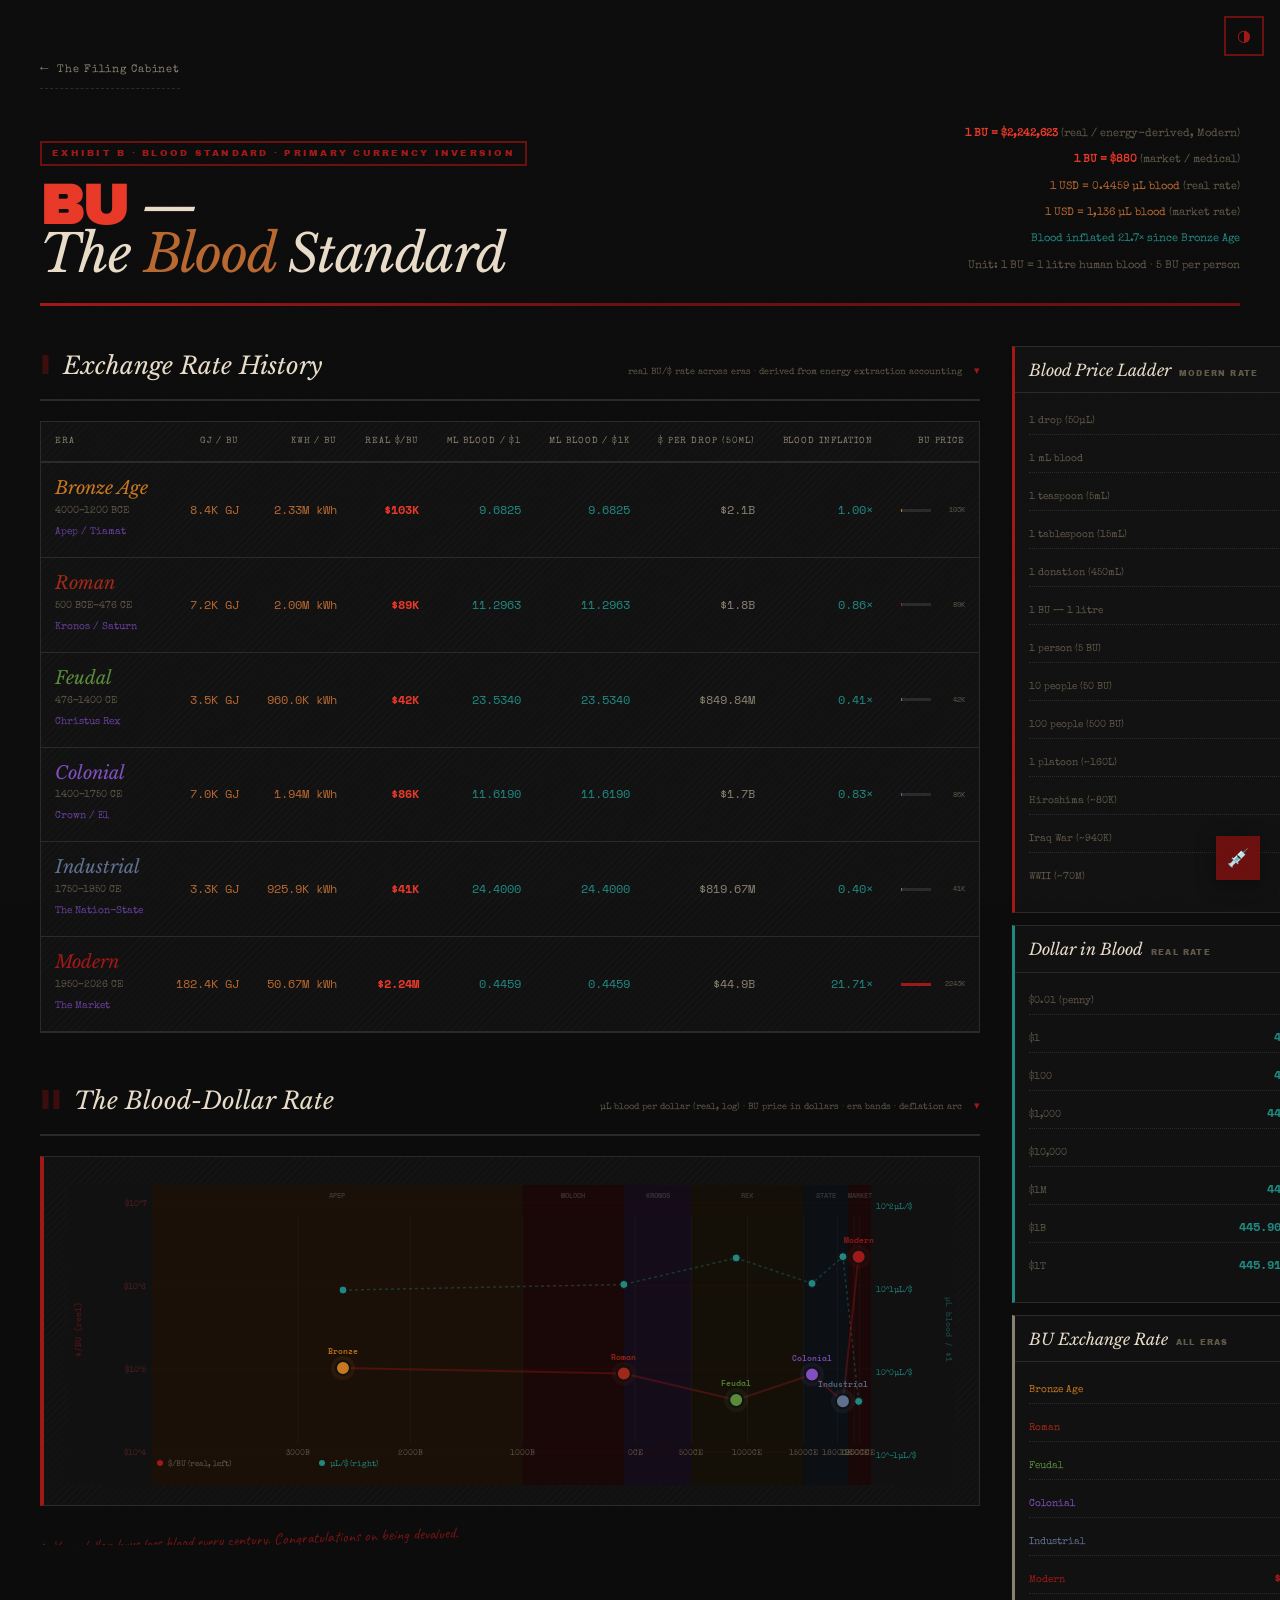
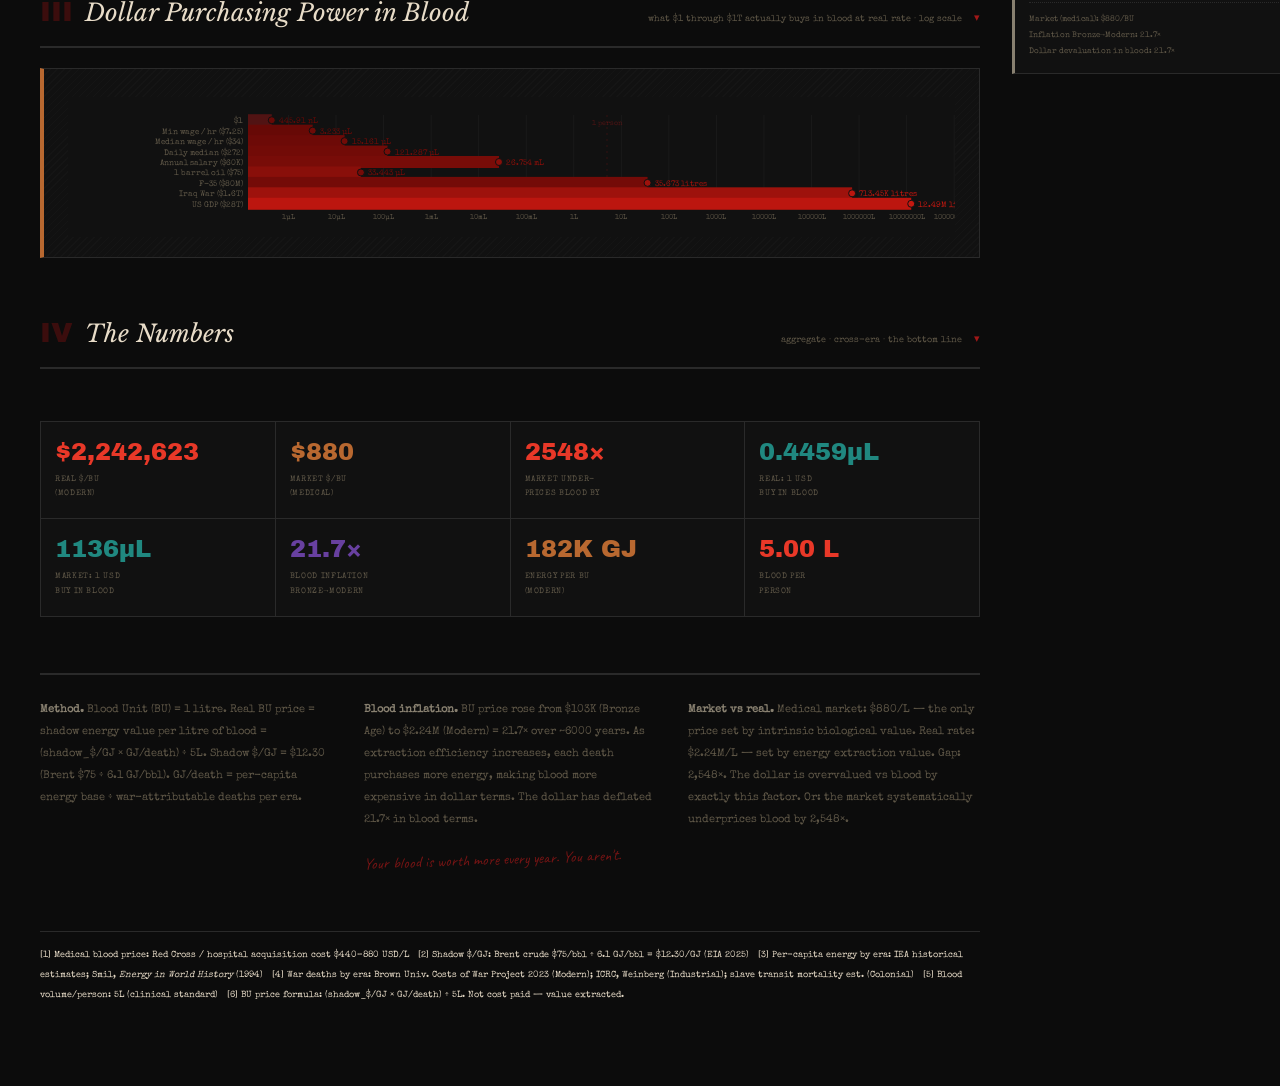
<file: blood_standard.html>
<!DOCTYPE html>
<html lang="en" data-theme="dark">
<head>
<meta charset="UTF-8">
<meta name="viewport" content="width=device-width, initial-scale=1.0">
<title>BU — The Blood Standard</title>
<link rel="stylesheet" href="shared.css">
<style>
@import url('https://fonts.googleapis.com/css2?family=Special+Elite&family=Archivo+Black&family=Space+Mono:ital,wght@0,400;0,700;1,400&family=Libre+Baskerville:ital,wght@0,400;0,700;1,400&family=Caveat:wght@400;700&display=swap');

body {
  padding: 52px 40px 80px;
  max-width: 1420px;
  margin: 0 auto;
}

/* ── HEADER ──────────────────────────────────── */
header {
  border-bottom: 3px solid var(--red-dark);
  padding-bottom: 24px;
  margin-bottom: 40px;
  display: grid;
  grid-template-columns: 1fr auto;
  align-items: end;
  position: relative;
}

header::after {
  content: '';
  position: absolute;
  bottom: -3px;
  left: 0;
  right: 0;
  height: 3px;
  background: linear-gradient(90deg, var(--red), var(--red-dark), transparent);
  animation: bloodFill 1.5s var(--ease-out) both;
}

.title-stack .eyebrow {
  font-family: var(--font-stamp);
  font-size: 9px;
  letter-spacing: 0.25em;
  text-transform: uppercase;
  color: var(--red);
  border: 2px solid var(--red-dark);
  display: inline-block;
  padding: 3px 10px;
  margin-bottom: 14px;
}

h1 {
  font-family: var(--font-book);
  font-size: 52px;
  font-weight: 400;
  font-style: italic;
  color: var(--bone);
  line-height: 0.92;
  letter-spacing: -0.02em;
}

h1 .bu {
  font-family: var(--font-stamp);
  color: var(--red-bright);
  font-weight: 900;
  font-style: normal;
  font-size: 56px;
}

h1 .em { color: var(--rust); }

.header-rates {
  text-align: right;
  font-family: var(--font-type);
  font-size: 11px;
  color: var(--smoke);
  line-height: 2.4;
}

.header-rates .hl  { color: var(--red-bright); font-weight: 700; }
.header-rates .hl2 { color: var(--rust); }
.header-rates .hl3 { color: var(--teal); }

/* ── LAYOUT ──────────────────────────────────── */
.body {
  display: grid;
  grid-template-columns: 1fr 340px;
  gap: 32px;
}

/* ── Section Heads (toggleable) ──────────────── */
.sh {
  display: flex;
  align-items: baseline;
  gap: 12px;
  border-bottom: 2px solid var(--border);
  padding-bottom: 12px;
  margin-bottom: 20px;
  margin-top: 48px;
  cursor: pointer;
  user-select: none;
  transition: border-color 0.2s ease;
}

.sh:hover { border-color: var(--red-dark); }
.sh:first-child { margin-top: 0; }

.sh-num {
  font-family: var(--font-stamp);
  font-size: 28px;
  color: var(--red-dark);
  opacity: 0.5;
  line-height: 1;
}

.sh-t {
  font-family: var(--font-book);
  font-style: italic;
  font-size: 24px;
  color: var(--bone);
  font-weight: 400;
}

.sh-sub {
  font-family: var(--font-type);
  font-size: 9px;
  color: var(--smoke);
  margin-left: auto;
}

.sh-toggle {
  font-family: var(--font-mono);
  font-size: 11px;
  color: var(--red);
  transition: transform 0.3s var(--ease-out);
  display: inline-block;
}

.sh.closed .sh-toggle {
  transform: rotate(-90deg);
}

.section-body {
  overflow: hidden;
  max-height: 6000px;
  transition: max-height 0.6s var(--ease-out), opacity 0.4s ease;
  opacity: 1;
}

.section-body.collapsed {
  max-height: 0;
  opacity: 0;
}

/* ── EXCHANGE TABLE ──────────────────────────── */
.tbl-wrap {
  overflow-x: auto;
  -webkit-overflow-scrolling: touch;
  border: 1px solid var(--border);
  background: var(--card);
  background-image: var(--stripe);
}

.era-cell { display: flex; flex-direction: column; gap: 4px; }
.era-n {
  font-family: var(--font-book);
  font-style: italic;
  font-size: 18px;
  font-weight: 400;
  color: var(--bone);
  line-height: 1.1;
}
.era-p { font-size: 10px; color: var(--smoke); font-family: var(--font-type); }
.era-g { font-size: 10px; color: var(--bruise); font-family: var(--font-type); }

.rb  { color: var(--red-bright); }
.rp  { color: var(--rust); }
.rd  { color: var(--teal); }
.rg  { color: var(--ash); }
.rc  { color: var(--teal); }

.bb { display: flex; align-items: center; gap: 6px; }
.bt { flex:1; height:3px; background: var(--border); position:relative; min-width:30px; }
.bf { position:absolute; left:0; top:0; height:100%; transition: width 1s var(--ease-out); }

/* ── CHART WRAP ──────────────────────────────── */
.chart-wrap {
  background: var(--card);
  border: 1px solid var(--border);
  border-left: 4px solid var(--red);
  padding: 28px 24px 20px;
  margin-bottom: 8px;
  position: relative;
  background-image: var(--stripe);
}

.chart-wrap.rust { border-left-color: var(--rust); }

canvas { display: block; width: 100% !important; cursor: crosshair; }

/* ── SIDEBAR PANELS ──────────────────────────── */
.bl-panel {
  border: 1px solid var(--border);
  background: var(--card);
  margin-bottom: 12px;
  transition: border-color 0.2s ease;
}

.bl-panel:hover { border-color: var(--border-hi); }

.bl-head {
  padding: 10px 14px 8px;
  border-bottom: 1px solid var(--border);
  display: flex;
  align-items: baseline;
  gap: 8px;
}

.bl-title {
  font-family: var(--font-book);
  font-style: italic;
  font-size: 16px;
  color: var(--bone);
  font-weight: 400;
}

.bl-tag {
  font-family: var(--font-stamp);
  font-size: 8px;
  letter-spacing: 0.15em;
  text-transform: uppercase;
  color: var(--smoke);
}

.bl-body { padding: 12px 14px 14px; }

.bl-row {
  display: flex;
  justify-content: space-between;
  align-items: baseline;
  margin-bottom: 8px;
  gap: 8px;
  padding: 4px 0;
  border-bottom: 1px dotted var(--border);
  transition: background 0.15s ease;
}

.bl-row:last-child { border-bottom: none; }

.bl-row:hover {
  background: var(--surface);
  padding-left: 4px;
  margin-left: -4px;
}

.bl-l {
  font-family: var(--font-type);
  font-size: 10px;
  color: var(--smoke);
  flex-shrink: 0;
  max-width: 150px;
}

.bl-v {
  font-family: var(--font-mono);
  font-size: 12px;
  font-weight: 700;
  text-align: right;
}

/* ── BOTTOM CELLS ────────────────────────────── */
.cells {
  display: grid;
  grid-template-columns: repeat(4, 1fr);
  gap: 1px;
  background: var(--border);
  border: 1px solid var(--border);
  margin-top: 32px;
}

.cell {
  background: var(--card);
  padding: 18px 14px;
  transition: background 0.2s ease;
  position: relative;
  overflow: hidden;
}

.cell::before {
  content: '';
  position: absolute;
  top: 0;
  left: 0;
  width: 0;
  height: 2px;
  background: var(--red);
  transition: width 0.5s var(--ease-out);
}

.cell:hover { background: var(--surface); }
.cell:hover::before { width: 100%; }

.cv {
  font-family: var(--font-stamp);
  font-size: 24px;
  line-height: 1;
  margin-bottom: 8px;
}

.cl {
  font-family: var(--font-type);
  font-size: 8px;
  letter-spacing: 0.08em;
  text-transform: uppercase;
  color: var(--smoke);
  line-height: 1.8;
}

/* ── Handwritten notes ───────────────────────── */
.margin-note {
  font-family: var(--font-hand);
  font-size: 16px;
  color: var(--red);
  transform: rotate(-2deg);
  margin-top: 12px;
  opacity: 0.7;
}

/* ── Footnote ────────────────────────────────── */
.footnote {
  margin-top: 56px;
  border-top: 2px solid var(--border);
  padding-top: 24px;
  display: grid;
  grid-template-columns: 1fr 1fr 1fr;
  gap: 32px;
}

.footnote-block {
  font-family: var(--font-type);
  font-size: 11px;
  color: var(--smoke);
  line-height: 2;
}

.footnote-block strong { color: var(--ash); }

.footnote-sources {
  margin-top: 24px;
  border-top: 1px solid var(--border);
  padding-top: 14px;
  font-family: var(--font-type);
  font-size: 9px;
  color: var(--dim);
  line-height: 2.2;
  grid-column: 1 / -1;
}

/* ── Responsive ──────────────────────────────── */
@media (max-width: 900px) {
  body { padding: 28px 16px 60px; }
  header { grid-template-columns: 1fr; }
  .header-rates { text-align: left; margin-top: 12px; }
  .body { grid-template-columns: 1fr; }
  .cells { grid-template-columns: repeat(2, 1fr) !important; }
  .footnote { grid-template-columns: 1fr; gap: 12px; }
  .sh-sub { display: none; }
}

@media (max-width: 600px) {
  h1 { font-size: 32px; }
  h1 .bu { font-size: 36px; }
  .cells { grid-template-columns: 1fr !important; }
}
</style>
</head>
<body>

<header>
  <div class="title-stack">
    <div class="eyebrow">Exhibit B · Blood Standard · Primary Currency Inversion</div>
    <h1>
      <span class="bu">BU</span> —<br>
      The <span class="em">Blood</span> Standard
    </h1>
  </div>
  <div class="header-rates">
    <span class="hl">1 BU = $2,242,623</span> (real / energy-derived, Modern)<br>
    <span class="hl">1 BU = $880</span> (market / medical)<br>
    <span class="hl2">1 USD = 0.4459 µL blood</span> (real rate)<br>
    <span class="hl2">1 USD = 1,136 µL blood</span> (market rate)<br>
    <span class="hl3">Blood inflated 21.7× since Bronze Age</span><br>
    <span style="color:var(--smoke)">Unit: 1 BU = 1 litre human blood · 5 BU per person</span>
  </div>
</header>

<div class="body">
<div>

<!-- SECTION 1: ERA TABLE -->
<div class="sh reveal" data-target="bs1" onclick="toggleSection(this)">
  <span class="sh-num">I</span>
  <span class="sh-t">Exchange Rate History</span>
  <span class="sh-sub">real BU/$ rate across eras · derived from energy extraction accounting</span>
  <span class="sh-toggle">▾</span>
</div>
<div class="section-body reveal" id="bs1">
  <div class="tbl-wrap">
    <table class="xt" id="xt"></table>
  </div>
</div>

<!-- SECTION 2: BLOOD-DOLLAR RATE -->
<div class="sh reveal" data-target="bs2" onclick="toggleSection(this)">
  <span class="sh-num">II</span>
  <span class="sh-t">The Blood-Dollar Rate</span>
  <span class="sh-sub">µL blood per dollar (real, log) · BU price in dollars · era bands · deflation arc</span>
  <span class="sh-toggle">▾</span>
</div>
<div class="section-body reveal" id="bs2">
  <div class="chart-wrap">
    <canvas id="c1" height="300"></canvas>
  </div>
  <div class="margin-note">↑ Your dollar buys less blood every century. Congratulations on being devalued.</div>
</div>

<!-- SECTION 3: PURCHASING POWER -->
<div class="sh reveal" data-target="bs3" onclick="toggleSection(this)">
  <span class="sh-num">III</span>
  <span class="sh-t">Dollar Purchasing Power in Blood</span>
  <span class="sh-sub">what $1 through $1T actually buys in blood at real rate · log scale</span>
  <span class="sh-toggle">▾</span>
</div>
<div class="section-body reveal" id="bs3">
  <div class="chart-wrap rust">
    <canvas id="c2" height="140"></canvas>
  </div>
</div>

<!-- SECTION 4: CELLS -->
<div class="sh reveal" data-target="bs4" onclick="toggleSection(this)">
  <span class="sh-num">IV</span>
  <span class="sh-t">The Numbers</span>
  <span class="sh-sub">aggregate · cross-era · the bottom line</span>
  <span class="sh-toggle">▾</span>
</div>
<div class="section-body reveal" id="bs4">
  <div class="cells" id="cells"></div>
</div>

<!-- FOOTNOTES -->
<div class="footnote reveal">
  <div class="footnote-block"><strong>Method.</strong> Blood Unit (BU) = 1 litre. Real BU price = shadow energy value per litre of blood
    = (shadow_$/GJ × GJ/death) ÷ 5L. Shadow $/GJ = $12.30 (Brent $75 ÷ 6.1 GJ/bbl).
    GJ/death = per-capita energy base ÷ war-attributable deaths per era.</div>
  <div class="footnote-block"><strong>Blood inflation.</strong> BU price rose from $103K (Bronze Age) to $2.24M (Modern) = 21.7×
    over ~6000 years. As extraction efficiency increases, each death purchases more energy,
    making blood more expensive in dollar terms. The dollar has deflated 21.7× in blood terms.
    <div class="margin-note">Your blood is worth more every year. You aren't.</div>
  </div>
  <div class="footnote-block"><strong>Market vs real.</strong> Medical market: $880/L — the only price set by intrinsic
    biological value. Real rate: $2.24M/L — set by energy extraction value.
    Gap: 2,548×. The dollar is overvalued vs blood by exactly this factor.
    Or: the market systematically underprices blood by 2,548×.</div>
  <div class="footnote-sources">
    [1] Medical blood price: Red Cross / hospital acquisition cost $440–880 USD/L &nbsp;
    [2] Shadow $/GJ: Brent crude $75/bbl ÷ 6.1 GJ/bbl = $12.30/GJ (EIA 2025) &nbsp;
    [3] Per-capita energy by era: IEA historical estimates; Smil, <em>Energy in World History</em> (1994) &nbsp;
    [4] War deaths by era: Brown Univ. Costs of War Project 2023 (Modern); ICRC, Weinberg (Industrial); slave transit mortality est. (Colonial) &nbsp;
    [5] Blood volume/person: 5L (clinical standard) &nbsp;
    [6] BU price formula: (shadow_$/GJ × GJ/death) ÷ 5L. Not cost paid — value extracted.
  </div>
</div>

</div>

<!-- SIDEBAR -->
<div class="sidebar reveal" id="sb"></div>
</div>

<script>
/* ═══════ TOGGLE SECTIONS ═══════ */
function toggleSection(el) {
  var target = document.getElementById(el.getAttribute('data-target'));
  if (!target) return;
  el.classList.toggle('closed');
  target.classList.toggle('collapsed');
  if (!target.classList.contains('collapsed')) {
    setTimeout(function() { init(); }, 100);
  }
}

/* ═══════ DATA ═══════ */
const SGJ  = 75 / 6.1;
const MED  = 880;
const EJ   = 1e9;

const ERAS = [
  {n:'Bronze Age', p:'4000–1200 BCE', g:'Apep / Tiamat',
   pop:50e6,  gpc:6,  yrs:2800, d:20e6, col:'#c87820'},
  {n:'Roman',      p:'500 BCE–476 CE', g:'Kronos / Saturn',
   pop:60e6,  gpc:10, yrs:900,  d:15e6, col:'#a02818'},
  {n:'Feudal',     p:'476–1400 CE',  g:'Christus Rex',
   pop:80e6,  gpc:12, yrs:900,  d:50e6, col:'#5a8a3a'},
  {n:'Colonial',   p:'1400–1750 CE', g:'Crown / El',
   pop:80e6,  gpc:15, yrs:350,  d:12e6, col:'#8050c0'},
  {n:'Industrial', p:'1750–1950 CE', g:'The Nation-State',
   pop:400e6, gpc:25, yrs:200,  d:120e6,col:'#607090'},
  {n:'Modern',     p:'1950–2026 CE', g:'The Market',
   pop:4e9,   gpc:75, yrs:76,   d:25e6, col:'#a01818'},
];

ERAS.forEach(e => {
  e.tGJ       = e.pop * e.gpc * e.yrs;
  e.tEJ       = e.tGJ / EJ;
  e.gpd       = e.tGJ / e.d;
  e.BU_price  = SGJ * e.gpd / 5;
  e.uL_per_d  = 1e6 / e.BU_price;
  e.mL_per_d  = 1000 / e.BU_price;
  e.GJ_per_BU = e.gpd / 5;
  e.kWh_BU    = e.GJ_per_BU * 277.78;
});

const MODERN = ERAS[5];
const BRONZE = ERAS[0];

const fB = n => {
  if (n >= 1e6)  return (n/1e6).toFixed(2)+'M litres';
  if (n >= 1e3)  return (n/1e3).toFixed(2)+'K litres';
  if (n >= 1)    return n.toFixed(3)+' litres';
  if (n >= 0.001)return (n*1000).toFixed(3)+' mL';
  if (n >= 1e-6) return (n*1e6).toFixed(3)+' µL';
  return (n*1e9).toFixed(2)+' nL';
};
const fD = n => n>=1e12?'$'+(n/1e12).toFixed(1)+'T':n>=1e9?'$'+(n/1e9).toFixed(1)+'B':n>=1e6?'$'+(n/1e6).toFixed(2)+'M':n>=1e3?'$'+(n/1e3).toFixed(0)+'K':'$'+n.toFixed(0);
const fN = n => n>=1e6?(n/1e6).toFixed(2)+'M':n>=1e3?(n/1e3).toFixed(1)+'K':n.toFixed(2);

function isDark(){ return document.documentElement.getAttribute('data-theme') !== 'light'; }

/* ═══════ ERA TABLE ═══════ */
const xt = document.getElementById('xt');
const maxBU = Math.max(...ERAS.map(e=>e.BU_price));

xt.innerHTML = `<thead><tr>
  <th style="text-align:left">Era</th>
  <th>GJ / BU</th>
  <th>kWh / BU</th>
  <th>Real $/BU</th>
  <th>µL blood / $1</th>
  <th>mL blood / $1K</th>
  <th>$ per drop (50µL)</th>
  <th>Blood inflation</th>
  <th style="min-width:90px">BU price</th>
</tr></thead><tbody>`;

ERAS.forEach(e => {
  const dollar_per_drop = e.BU_price / (50/1e6);
  const infl = e.BU_price / BRONZE.BU_price;
  const bw   = (e.BU_price / maxBU) * 100;
  xt.innerHTML += `<tr>
    <td><div class="era-cell">
      <span class="era-n" style="color:${e.col}">${e.n}</span>
      <span class="era-p">${e.p}</span>
      <span class="era-g">${e.g}</span>
    </div></td>
    <td class="rp">${fN(e.GJ_per_BU)} GJ</td>
    <td class="rp">${fN(e.kWh_BU)} kWh</td>
    <td class="rb" style="font-weight:700">${fD(e.BU_price)}</td>
    <td class="rd">${e.uL_per_d.toFixed(4)}</td>
    <td class="rd">${(e.mL_per_d*1000).toFixed(4)}</td>
    <td class="rg">${fD(dollar_per_drop)}</td>
    <td class="rc">${infl.toFixed(2)}×</td>
    <td>
      <div class="bb">
        <div class="bt"><div class="bf" style="width:${bw}%;background:${e.col}"></div></div>
        <span style="font-size:7px;color:var(--smoke);min-width:28px;text-align:right">${(e.BU_price/1e3).toFixed(0)}K</span>
      </div>
    </td>
  </tr>`;
});
xt.innerHTML += '</tbody>';

/* ═══════ CHARTS ═══════ */
function drawC1() {
  const dk = isDark();
  const bgCol   = dk ? '#111111' : '#ebe2cc';
  const gridCol = dk ? 'rgba(255,255,255,0.04)' : 'rgba(0,0,0,0.07)';
  const textCol = dk ? '#605848' : '#5a5040';
  const axisCol = dk ? '#5a2020' : '#7a3030';

  const cv = document.getElementById('c1');
  const W = cv.offsetWidth, H = 300;
  cv.width = W; cv.height = H;
  const c = cv.getContext('2d');
  const P = {t:30, r:84, b:42, l:84};
  const pw = W-P.l-P.r, ph = H-P.t-P.b;

  const tMin = -4300, tMax = 2100;
  const midYr = [-2600, -100, 900, 1575, 1850, 1990];

  const logBU = ERAS.map(e => Math.log10(e.BU_price));
  const loguL = ERAS.map(e => Math.log10(e.uL_per_d));

  const yBUn = Math.min(...logBU)-0.5, yBUx = Math.max(...logBU)+0.5;
  const yuLn = Math.min(...loguL)-0.5, yuLx = Math.max(...loguL)+0.5;

  const cx  = t => P.l+(t-tMin)/(tMax-tMin)*pw;
  const cyB = y => P.t+(1-(y-yBUn)/(yBUx-yBUn))*ph;
  const cyU = y => P.t+(1-(y-yuLn)/(yuLx-yuLn))*ph;

  c.fillStyle = bgCol; c.fillRect(0,0,W,H);

  // Era bands
  [{t0:-4300,t1:-1000,lb:'APEP',    cl:dk?'#1a1008':'#e8dcc0'},
   {t0:-1000,t1:-100, lb:'MOLOCH',  cl:dk?'#1a0808':'#e8c8c0'},
   {t0:-100, t1:500,  lb:'KRONOS',  cl:dk?'#140c18':'#d8c8d8'},
   {t0:500,  t1:1500, lb:'REX',     cl:dk?'#141008':'#d8d4c4'},
   {t0:1500, t1:1900, lb:'STATE',   cl:dk?'#0c1014':'#c8d0d4'},
   {t0:1900, t1:2100, lb:'MARKET',  cl:dk?'#1a0808':'#e0c4c4'},
  ].forEach(b=>{
    const x0=cx(b.t0), x1=cx(b.t1);
    c.fillStyle=b.cl; c.fillRect(x0,0,x1-x0,H);
    c.fillStyle=dk?'rgba(255,255,255,0.15)':'rgba(0,0,0,0.18)';
    c.font='bold 7px "Space Mono",monospace'; c.textAlign='center';
    if(x1-x0>20) c.fillText(b.lb,(x0+x1)/2,13);
  });

  // Grid
  for(let y=Math.floor(yBUn); y<=Math.ceil(yBUx); y++){
    c.beginPath(); c.moveTo(P.l,cyB(y)); c.lineTo(W-P.r,cyB(y));
    c.strokeStyle=dk?'rgba(160,24,24,0.08)':'rgba(120,16,16,0.06)'; c.lineWidth=1; c.stroke();
    c.fillStyle=axisCol; c.font='8px "Special Elite",monospace'; c.textAlign='right';
    c.fillText('$10^'+y,P.l-6,cyB(y)+3);
  }

  [-3000,-2000,-1000,0,500,1000,1500,1800,1950,2000].forEach(t=>{
    c.beginPath(); c.moveTo(cx(t),P.t); c.lineTo(cx(t),H-P.b);
    c.strokeStyle=gridCol; c.lineWidth=1; c.stroke();
    c.fillStyle=textCol; c.font='8px "Special Elite",monospace'; c.textAlign='center';
    c.fillText(t<0?Math.abs(t)+'B':t+'CE',cx(t),H-P.b+12);
  });

  // Right axis: µL/$
  for(let y=Math.floor(yuLn); y<=Math.ceil(yuLx); y++){
    c.fillStyle=dk?'#208880':'#106858'; c.font='8px "Special Elite",monospace'; c.textAlign='left';
    c.fillText('10^'+y+'µL/$',W-P.r+5,cyU(y)+3);
  }

  // Axis labels
  c.fillStyle=dk?'rgba(160,24,24,0.4)':'rgba(120,16,16,0.35)';
  c.font='bold 8px "Space Mono",monospace';
  c.save(); c.translate(13,P.t+ph/2); c.rotate(-Math.PI/2); c.textAlign='center';
  c.fillText('$/BU (real)',0,0); c.restore();

  c.fillStyle=dk?'rgba(32,136,128,0.4)':'rgba(16,104,88,0.35)';
  c.font='bold 8px "Space Mono",monospace';
  c.save(); c.translate(W-9,P.t+ph/2); c.rotate(Math.PI/2); c.textAlign='center';
  c.fillText('µL blood / $1',0,0); c.restore();

  // Medical reference line ($880/L)
  const medLog = Math.log10(880);
  const ym = cyB(medLog);
  c.beginPath(); c.moveTo(P.l,ym); c.lineTo(W-P.r,ym);
  c.strokeStyle=dk?'rgba(184,104,48,0.2)':'rgba(128,80,32,0.15)';
  c.lineWidth=1; c.setLineDash([3,5]); c.stroke(); c.setLineDash([]);
  c.fillStyle=dk?'rgba(184,104,48,0.4)':'rgba(128,80,32,0.35)';
  c.font='8px "Special Elite",monospace'; c.textAlign='left';
  c.fillText('market $880/L',P.l+4,ym-4);

  // µL/$ line (teal, right axis)
  c.beginPath();
  midYr.forEach((t,i) => i===0?c.moveTo(cx(t),cyU(loguL[i])):c.lineTo(cx(t),cyU(loguL[i])));
  c.strokeStyle=dk?'rgba(32,136,128,0.35)':'rgba(16,104,88,0.3)';
  c.lineWidth=1.5; c.setLineDash([3,3]); c.stroke(); c.setLineDash([]);
  midYr.forEach((t,i) => {
    c.beginPath(); c.arc(cx(t),cyU(loguL[i]),4,0,Math.PI*2);
    c.fillStyle=dk?'#208880':'#106858'; c.fill();
    c.strokeStyle=bgCol; c.lineWidth=1; c.stroke();
  });

  // BU price line (red, left axis)
  c.beginPath();
  midYr.forEach((t,i) => i===0?c.moveTo(cx(t),cyB(logBU[i])):c.lineTo(cx(t),cyB(logBU[i])));
  c.strokeStyle=dk?'rgba(160,24,24,0.35)':'rgba(120,16,16,0.3)'; c.lineWidth=2; c.stroke();

  ERAS.forEach((e,i) => {
    const x=cx(midYr[i]), y=cyB(logBU[i]);
    // Glow
    c.beginPath();c.arc(x,y,12,0,Math.PI*2);
    c.fillStyle=e.col+'18';c.fill();
    // Dot
    c.beginPath(); c.arc(x,y,7,0,Math.PI*2);
    c.fillStyle=e.col; c.fill();
    c.strokeStyle=bgCol; c.lineWidth=2; c.stroke();
    c.fillStyle=dk?(e.col+'dd'):e.col;
    c.font='bold 8px "Space Mono",monospace'; c.textAlign='center';
    c.fillText(e.n.split(' ')[0],x,y-14);
  });

  // Legend
  c.beginPath(); c.arc(P.l+8,H-P.b+20,3,0,Math.PI*2); c.fillStyle=dk?'#a01818':'#801010'; c.fill();
  c.fillStyle=textCol; c.font='8px "Special Elite",monospace'; c.textAlign='left';
  c.fillText('$/BU (real, left)',P.l+16,H-P.b+23);
  c.beginPath(); c.arc(P.l+170,H-P.b+20,3,0,Math.PI*2); c.fillStyle=dk?'#208880':'#106858'; c.fill();
  c.fillText('µL/$ (right)',P.l+178,H-P.b+23);
}

/* ═══════ PURCHASING POWER CHART ═══════ */
function drawC2() {
  const dk = isDark();
  const bgCol   = dk ? '#111111' : '#ebe2cc';
  const textCol = dk ? '#605848' : '#5a5040';

  const cv = document.getElementById('c2');
  const W = cv.offsetWidth, H = 140;
  cv.width = W; cv.height = H;
  const c = cv.getContext('2d');
  const P = {t:18, r:20, b:28, l:180};
  const pw = W-P.l-P.r, ph = H-P.t-P.b;
  c.fillStyle = bgCol; c.fillRect(0,0,W,H);

  const items = [
    {l:'$1',                    d:1},
    {l:'Min wage / hr ($7.25)', d:7.25},
    {l:'Median wage / hr ($34)',d:34},
    {l:'Daily median ($272)',   d:272},
    {l:'Annual salary ($60K)',  d:60000},
    {l:'1 barrel oil ($75)',    d:75},
    {l:'F-35 ($80M)',           d:80e6},
    {l:'Iraq War ($1.6T)',      d:1.6e12},
    {l:'US GDP ($28T)',         d:28e12},
  ];

  const bloodLitres = items.map(i => i.d / MODERN.BU_price);
  const logVals = bloodLitres.map(b => Math.log10(b));
  const minL = Math.min(...logVals)-0.5, maxL = Math.max(...logVals)+0.5;

  const rowH = ph / items.length;

  for(let v=Math.ceil(minL); v<=Math.floor(maxL)+1; v++){
    const x = P.l+(v-minL)/(maxL-minL)*pw;
    c.beginPath(); c.moveTo(x,P.t); c.lineTo(x,H-P.b);
    c.strokeStyle=dk?'rgba(255,255,255,0.04)':'rgba(0,0,0,0.07)'; c.stroke();
    c.fillStyle=textCol; c.font='7px "Special Elite",monospace'; c.textAlign='center';
    const val = Math.pow(10,v);
    let lbl;
    if(val>=1)      lbl = val.toFixed(0)+'L';
    else if(val>=0.001) lbl = (val*1000).toFixed(0)+'mL';
    else if(val>=1e-6)  lbl = (val*1e6).toFixed(0)+'µL';
    else                lbl = (val*1e9).toFixed(0)+'nL';
    c.fillText(lbl,x,H-P.b+10);
  }

  // 1 person line
  const personL = Math.log10(5);
  const px5 = P.l+(personL-minL)/(maxL-minL)*pw;
  c.beginPath(); c.moveTo(px5,P.t); c.lineTo(px5,H-P.b);
  c.strokeStyle=dk?'rgba(160,24,24,0.25)':'rgba(120,16,16,0.2)';
  c.lineWidth=1; c.setLineDash([2,4]); c.stroke(); c.setLineDash([]);
  c.fillStyle=dk?'rgba(160,24,24,0.45)':'rgba(120,16,16,0.4)';
  c.font='7px "Special Elite",monospace'; c.textAlign='center';
  c.fillText('1 person',px5,P.t+10);

  items.forEach((item,i) => {
    const y = P.t+rowH*(i+0.5);
    const lv = logVals[i];
    const bx = P.l+(lv-minL)/(maxL-minL)*pw;

    const intensity = (lv-minL)/(maxL-minL);
    const r = Math.round(60+intensity*100);
    const col = dk ? `rgb(${r+40},${Math.round(r*0.15)},${Math.round(r*0.1)})` : `rgb(${r+20},${Math.round(r*0.1)},${Math.round(r*0.05)})`;

    c.fillStyle=col+'20'; c.fillRect(P.l,y-6,bx-P.l,12);
    c.beginPath(); c.arc(bx,y,3.5,0,Math.PI*2);
    c.fillStyle=col; c.fill();
    c.strokeStyle=bgCol; c.lineWidth=1; c.stroke();

    c.fillStyle=textCol; c.font='8px "Special Elite",monospace'; c.textAlign='right';
    c.fillText(item.l, P.l-5, y+3);

    c.fillStyle=col; c.textAlign='left';
    c.fillText(fB(bloodLitres[i]), bx+7, y+3);
  });
}

/* ═══════ GLOBAL CELLS ═══════ */
const cellData = [
  {v: '$'+MODERN.BU_price.toLocaleString('en',{maximumFractionDigits:0}),
   l:'Real $/BU\n(Modern)', c:'var(--red-bright)'},
  {v: '$880',
   l:'Market $/BU\n(medical)', c:'var(--rust)'},
  {v: (MODERN.BU_price/880).toFixed(0)+'×',
   l:'Market under-\nprices blood by', c:'var(--red-bright)'},
  {v: MODERN.uL_per_d.toFixed(4)+'µL',
   l:'Real: 1 USD\nbuy in blood', c:'var(--teal)'},
  {v: (1/880*1e6).toFixed(0)+'µL',
   l:'Market: 1 USD\nbuy in blood', c:'var(--teal)'},
  {v: (MODERN.BU_price/BRONZE.BU_price).toFixed(1)+'×',
   l:'Blood inflation\nBronze→Modern', c:'var(--bruise)'},
  {v: (MODERN.GJ_per_BU/1000).toFixed(0)+'K GJ',
   l:'Energy per BU\n(Modern)', c:'var(--rust)'},
  {v: '5.00 L',
   l:'Blood per\nperson', c:'var(--red-bright)'},
];

const cells = document.getElementById('cells');
cellData.forEach(cd => {
  cells.innerHTML += `<div class="cell">
    <div class="cv" style="color:${cd.c}">${cd.v}</div>
    <div class="cl">${cd.l.replace('\n','<br>')}</div>
  </div>`;
});

/* ═══════ SIDEBAR ═══════ */
const sb = document.getElementById('sb');

// Blood Price Ladder
const ladder = [
  {l:'1 drop (50µL)',            v: fD(MODERN.BU_price * 50e-6)},
  {l:'1 mL blood',              v: fD(MODERN.BU_price * 0.001)},
  {l:'1 teaspoon (5mL)',        v: fD(MODERN.BU_price * 0.005)},
  {l:'1 tablespoon (15mL)',     v: fD(MODERN.BU_price * 0.015)},
  {l:'1 donation (450mL)',      v: fD(MODERN.BU_price * 0.45)},
  {l:'1 BU — 1 litre',         v: fD(MODERN.BU_price)},
  {l:'1 person (5 BU)',         v: fD(MODERN.BU_price * 5)},
  {l:'10 people (50 BU)',       v: fD(MODERN.BU_price * 50)},
  {l:'100 people (500 BU)',     v: fD(MODERN.BU_price * 500)},
  {l:'1 platoon (~160L)',       v: fD(MODERN.BU_price * 160)},
  {l:'Hiroshima (~80K)',        v: fD(MODERN.BU_price * 80000 * 5)},
  {l:'Iraq War (~940K)',        v: fD(MODERN.BU_price * 940000 * 5)},
  {l:'WWII (~70M)',             v: fD(MODERN.BU_price * 70e6 * 5)},
];

sb.innerHTML += `<div class="bl-panel" style="border-left:3px solid var(--red)">
  <div class="bl-head">
    <span class="bl-title">Blood Price Ladder</span>
    <span class="bl-tag">MODERN RATE</span>
  </div>
  <div class="bl-body">
    ${ladder.map(r=>`<div class="bl-row">
      <span class="bl-l">${r.l}</span>
      <span class="bl-v rb">${r.v}</span>
    </div>`).join('')}
  </div>
</div>`;

// Dollar in blood
const dlad = [
  {l:'$0.01 (penny)',      d:0.01},
  {l:'$1',                 d:1},
  {l:'$100',               d:100},
  {l:'$1,000',             d:1000},
  {l:'$10,000',            d:10000},
  {l:'$1M',                d:1e6},
  {l:'$1B',                d:1e9},
  {l:'$1T',                d:1e12},
];

sb.innerHTML += `<div class="bl-panel" style="border-left:3px solid var(--teal)">
  <div class="bl-head">
    <span class="bl-title">Dollar in Blood</span>
    <span class="bl-tag">REAL RATE</span>
  </div>
  <div class="bl-body">
    ${dlad.map(r=>{
      const bL = r.d / MODERN.BU_price;
      return `<div class="bl-row">
        <span class="bl-l">${r.l}</span>
        <span class="bl-v rd">${fB(bL)}</span>
      </div>`;
    }).join('')}
  </div>
</div>`;

// Historical BU rates
sb.innerHTML += `<div class="bl-panel" style="border-left:3px solid var(--ash)">
  <div class="bl-head">
    <span class="bl-title">BU Exchange Rate</span>
    <span class="bl-tag">ALL ERAS</span>
  </div>
  <div class="bl-body">
    ${ERAS.map(e=>`<div class="bl-row">
      <span class="bl-l" style="color:${e.col}">${e.n}</span>
      <span class="bl-v" style="color:${e.col}">${fD(e.BU_price)}/BU</span>
    </div>`).join('')}
    <div style="border-top:1px dotted var(--border);padding-top:8px;margin-top:4px;font-family:var(--font-type);font-size:8px;color:var(--smoke);line-height:2">
      Market (medical): $880/BU<br>
      Inflation Bronze→Modern: 21.7×<br>
      Dollar devaluation in blood: 21.7×
    </div>
  </div>
</div>`;

function init(){drawC1();drawC2();}
window.addEventListener('resize',init);
window.addEventListener('load',init);
setTimeout(init,80);
window.redrawCharts = init;

/* ═══════ SCROLL REVEAL ═══════ */
(function(){
  var els = document.querySelectorAll('.reveal');
  var obs = new IntersectionObserver(function(entries){
    entries.forEach(function(e){
      if(e.isIntersecting){ e.target.classList.add('vis'); obs.unobserve(e.target); }
    });
  }, {threshold:0.05, rootMargin:'0px 0px -20px 0px'});
  els.forEach(function(el){ obs.observe(el); });
})();
</script>

<!-- ═══════ FLOATING BLOOD CALCULATOR ═══════ -->
<div id="fab" style="
  position:fixed; bottom:20px; right:20px; z-index:800;
  width:44px; height:44px;
  background:var(--red-dark); color:var(--bone);
  border:none; cursor:pointer;
  font-family:var(--font-stamp); font-size:18px;
  display:flex; align-items:center; justify-content:center;
  transition:all 0.3s ease;
  box-shadow:0 4px 20px rgba(0,0,0,0.4);
" onclick="toggleCalc()" title="Blood Calculator">
  💉
</div>

<div id="calc-panel" style="
  position:fixed; bottom:76px; right:20px; z-index:800;
  width:300px;
  background:var(--card); border:1px solid var(--red-dark);
  padding:20px;
  transform:translateY(10px); opacity:0; pointer-events:none;
  transition:all 0.3s ease;
  box-shadow:0 10px 40px rgba(0,0,0,0.5);
  display:none;
">
  <div style="font-family:var(--font-type);font-size:10px;color:var(--smoke);margin-bottom:12px;letter-spacing:0.1em;">BLOOD CALCULATOR</div>
  <div style="display:flex;align-items:center;gap:4px;margin-bottom:12px;">
    <span style="font-family:var(--font-stamp);font-size:20px;color:var(--smoke);">$</span>
    <input id="fc-in" type="text" inputmode="numeric" autocomplete="off" placeholder="0" style="
      font-family:var(--font-stamp); font-size:20px; color:var(--bone);
      background:transparent; border:none; border-bottom:2px solid var(--red-dark);
      outline:none; width:100%; caret-color:var(--red);
    ">
  </div>
  <div id="fc-out" style="font-family:var(--font-stamp);font-size:16px;color:var(--red-bright);min-height:24px;"></div>
  <div id="fc-ctx" style="font-family:var(--font-hand);font-size:14px;color:var(--red);opacity:0.7;margin-top:6px;min-height:20px;"></div>
</div>

<script>
var calcOpen = false;
function toggleCalc() {
  calcOpen = !calcOpen;
  var p = document.getElementById('calc-panel');
  if (calcOpen) {
    p.style.display = 'block';
    setTimeout(function(){ p.style.opacity='1'; p.style.transform='translateY(0)'; p.style.pointerEvents='auto'; }, 10);
  } else {
    p.style.opacity='0'; p.style.transform='translateY(10px)'; p.style.pointerEvents='none';
    setTimeout(function(){ p.style.display='none'; }, 300);
  }
}

(function(){
  var BU = 2242623;
  var inp = document.getElementById('fc-in');
  var out = document.getElementById('fc-out');
  var ctx = document.getElementById('fc-ctx');
  function fB(l){
    if(l>=1e6) return (l/1e6).toFixed(2)+' million litres';
    if(l>=1000) return (l/1000).toFixed(1)+'K litres';
    if(l>=1) return l.toFixed(3)+' litres';
    if(l>=0.001) return (l*1000).toFixed(2)+' mL';
    if(l>=1e-6) return (l*1e6).toFixed(2)+' µL';
    return (l*1e9).toFixed(1)+' nL';
  }
  function gC(l){
    if(l>=5) return 'One person. All of them.';
    if(l>=0.45) return 'A blood donation bag.';
    if(l>=0.005) return 'A teaspoon.';
    if(l>=0.00005) return 'One drop.';
    return 'Trace amounts. Still real.';
  }
  inp.addEventListener('input',function(){
    var v=parseFloat(this.value.replace(/[^0-9.]/g,''));
    if(!v){out.textContent='';ctx.textContent='';return;}
    var l=v/BU; out.textContent=fB(l); ctx.textContent=gC(l);
  });
})();

/* ═══════ ERA CLICK HIGHLIGHT ═══════ */
(function(){
  var rows = document.querySelectorAll('#xt tbody tr');
  rows.forEach(function(r){
    r.style.cursor='pointer';
    r.addEventListener('click',function(){
      rows.forEach(function(rr){ rr.style.opacity=''; rr.style.background=''; });
      if(r.dataset.active==='1'){ r.dataset.active=''; return; }
      rows.forEach(function(rr){ rr.style.opacity='0.3'; rr.dataset.active=''; });
      r.style.opacity='1'; r.style.background='var(--surface)'; r.dataset.active='1';
    });
  });
  document.addEventListener('click',function(e){
    if(!e.target.closest('#xt')){
      rows.forEach(function(rr){ rr.style.opacity=''; rr.style.background=''; rr.dataset.active=''; });
    }
  });
})();
</script>
<script src="theme.js"></script>
</body>
</html>
</file>
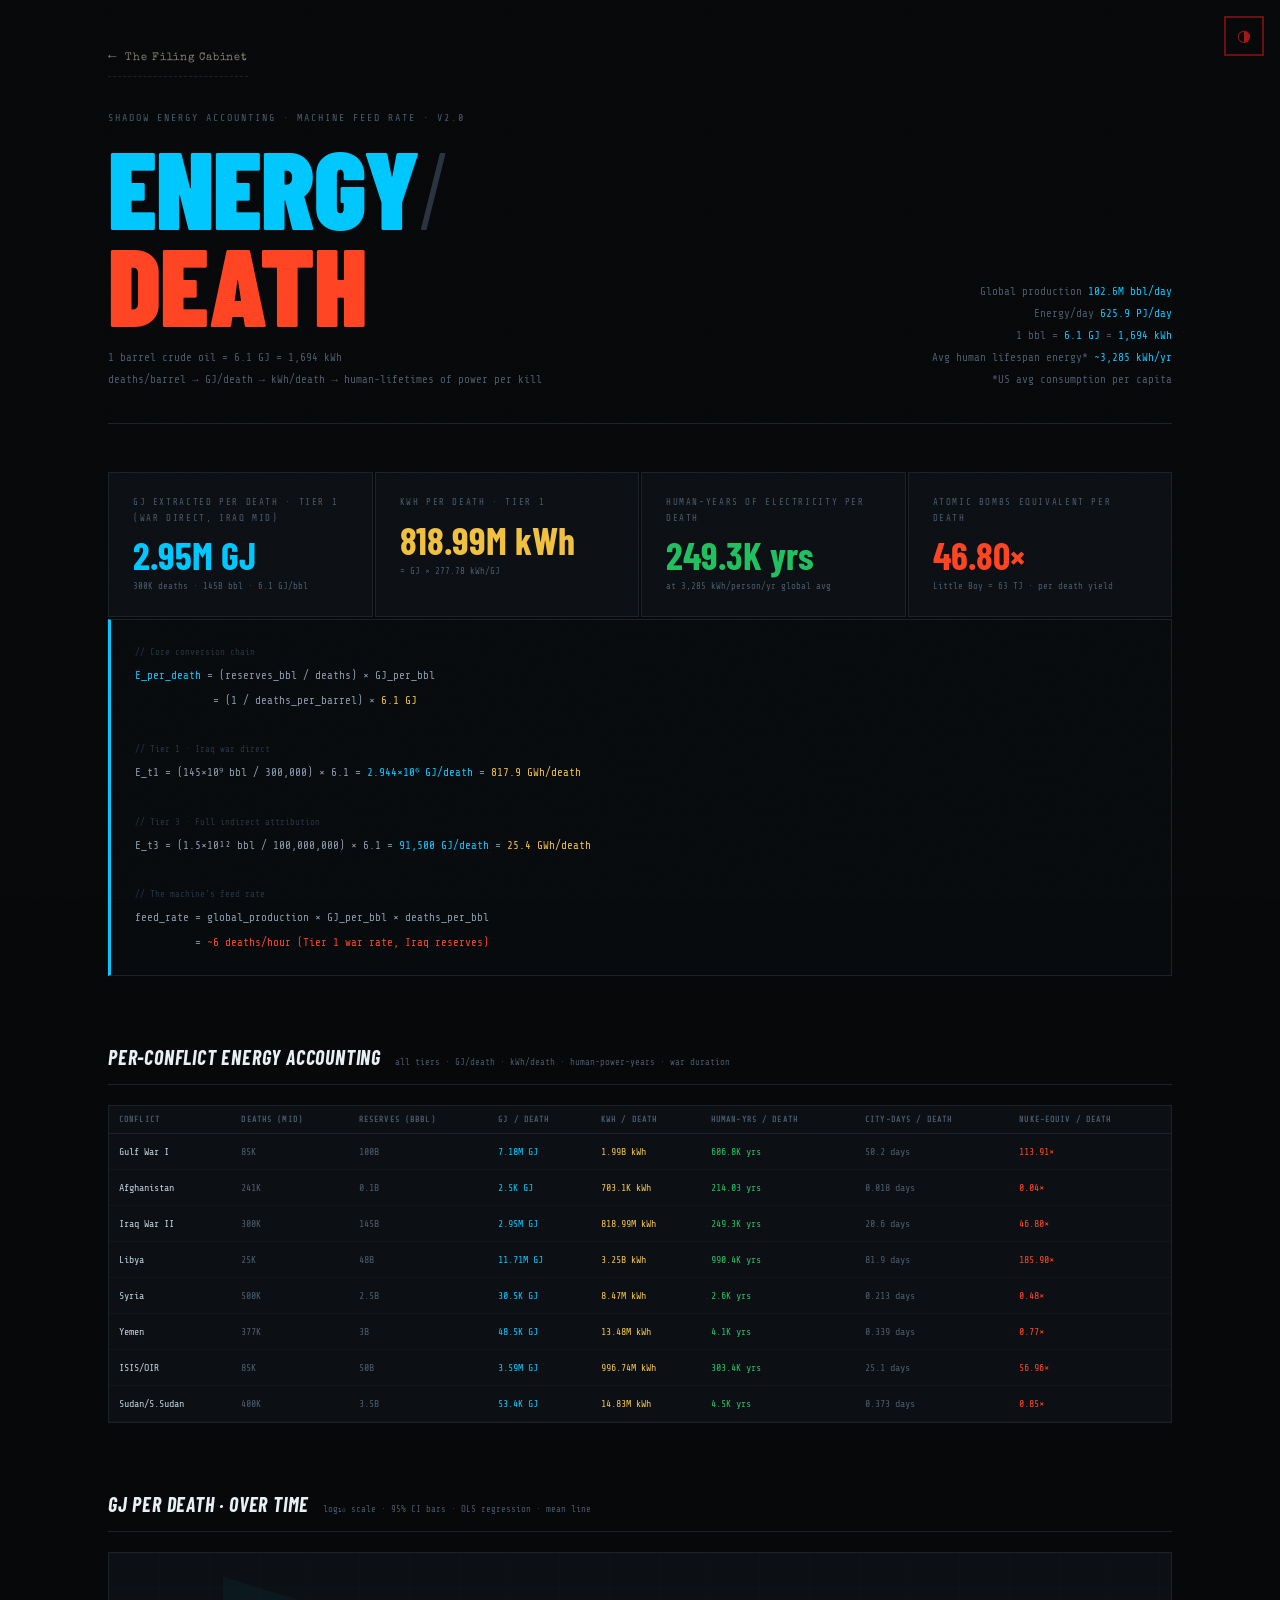
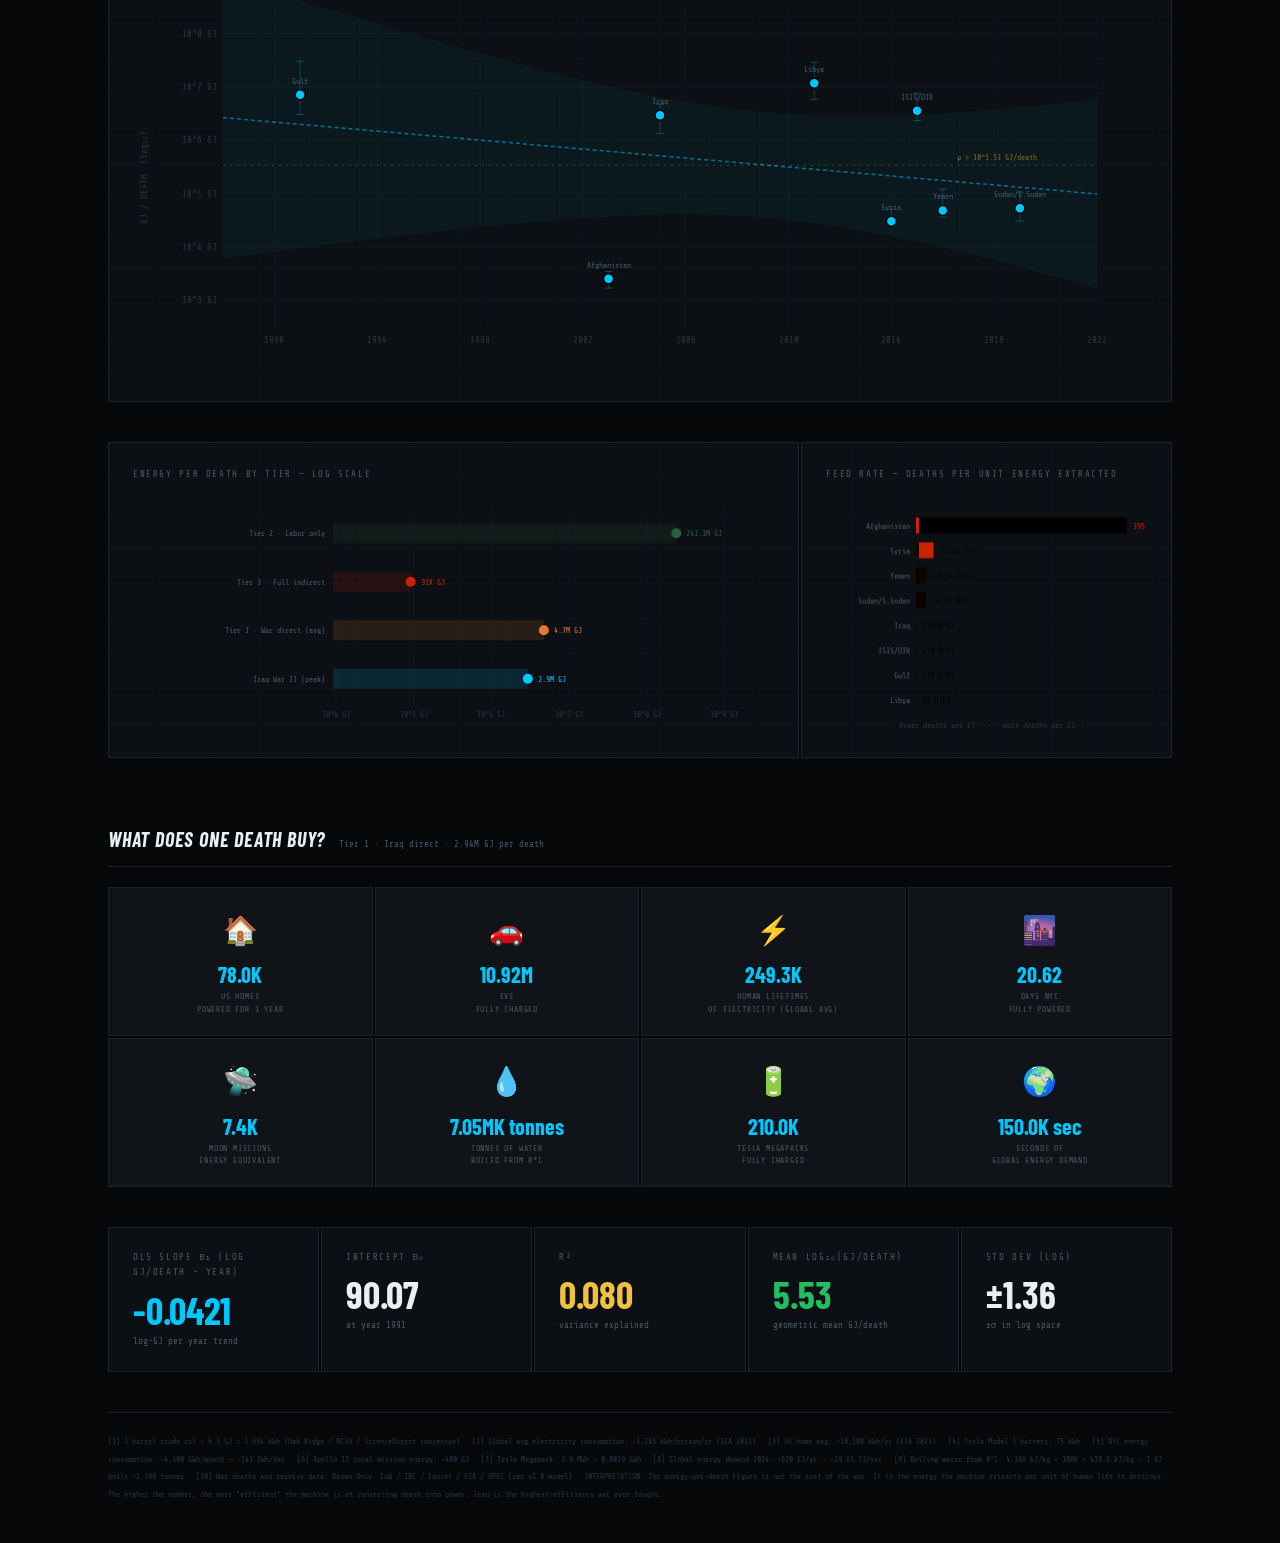
<file: energy_per_death.html>
<!DOCTYPE html>
<html lang="en" data-theme="dark">
<head>
<meta charset="UTF-8">
<meta name="viewport" content="width=device-width, initial-scale=1.0">
<title>Energy Per Death</title>
<link rel="stylesheet" href="shared.css">
<style>
@import url('https://fonts.googleapis.com/css2?family=Share+Tech+Mono&family=Barlow+Condensed:wght@300;400;600;700;900&family=Barlow:wght@300;400&display=swap');

:root {
  --bg: #06080a;
  --s1: #0c1014;
  --s2: #101418;
  --border: #1c2228;
  --muted: #2a3340;
  --dim: #4a5a6a;
  --text: #8a9aaa;
  --light: #c0d0dc;
  --white: #e8f0f4;
  --e1: #00c8ff;   /* electric blue — energy */
  --e2: #0080cc;
  --e3: #004488;
  --blood: #cc2200;
  --blood2: #ff4422;
  --gold: #f0c040;
  --green: #20c060;
}

/* ── Light mode ──────────────────────────────────────────────── */
[data-theme="light"] {
  --bg:    #f4f7f9;
  --s1:    #edf2f5;
  --s2:    #e4ecf2;
  --border:#c0ccd8;
  --muted: #9ab0bf;
  --dim:   #526070;
  --text:  #1a2830;
  --light: #0a1820;
  --white: #050c12;
  --e1:    #0080a8;
  --e2:    #005580;
  --e3:    #003055;
  --blood: #aa1c00;
  --blood2:#dd3310;
  --gold:  #907010;
  --green: #107040;
}

* { margin:0; padding:0; box-sizing:border-box; }

body {
  background: var(--bg);
  color: var(--text);
  font-family: 'Barlow', sans-serif;
  font-weight: 300;
  padding: 40px 28px;
  max-width: 1120px;
  margin: 0 auto;
}

.mono { font-family: 'Share Tech Mono', monospace; }
.cond { font-family: 'Barlow Condensed', sans-serif; }

/* ─── HEADER ─── */
header {
  margin-bottom: 48px;
  border-bottom: 1px solid var(--border);
  padding-bottom: 32px;
  display: grid;
  grid-template-columns: 1fr auto;
  gap: 24px;
  align-items: end;
}

.tag {
  font-family: 'Share Tech Mono', monospace;
  font-size: 10px;
  color: var(--dim);
  letter-spacing: 0.2em;
  text-transform: uppercase;
  margin-bottom: 12px;
}

h1 {
  font-family: 'Barlow Condensed', sans-serif;
  font-weight: 900;
  font-size: clamp(52px, 9vw, 110px);
  line-height: 0.88;
  letter-spacing: -0.01em;
  color: var(--white);
}

h1 .energy { color: var(--e1); }
h1 .slash { color: var(--muted); font-weight: 300; }
h1 .death { color: var(--blood2); }

.header-stats {
  text-align: right;
}

.header-stat {
  font-family: 'Share Tech Mono', monospace;
  font-size: 11px;
  color: var(--dim);
  line-height: 2;
}

.header-stat span { color: var(--e1); }

/* ─── LAYOUT ─── */
.row { display: flex; gap: 2px; margin-bottom: 2px; }
.col { flex:1; }
.col-2 { flex:2; }
.col-3 { flex:3; }

.panel {
  background: var(--s1);
  border: 1px solid var(--border);
  padding: 22px 24px;
}

.panel-label {
  font-family: 'Share Tech Mono', monospace;
  font-size: 9px;
  letter-spacing: 0.18em;
  text-transform: uppercase;
  color: var(--dim);
  margin-bottom: 10px;
}

.big-num {
  font-family: 'Barlow Condensed', sans-serif;
  font-weight: 700;
  font-size: 38px;
  line-height: 1;
  color: var(--white);
}

.big-num.energy { color: var(--e1); }
.big-num.blood { color: var(--blood2); }
.big-num.gold { color: var(--gold); }
.big-num.green { color: var(--green); }

.sub {
  font-family: 'Share Tech Mono', monospace;
  font-size: 9px;
  color: var(--dim);
  margin-top: 5px;
}

/* ─── SECTION ─── */
.section { margin: 40px 0; }
.section-head {
  display: flex; align-items: baseline; gap: 14px;
  border-bottom: 1px solid var(--border);
  padding-bottom: 10px; margin-bottom: 20px;
}
.section-title {
  font-family: 'Barlow Condensed', sans-serif;
  font-weight: 700; font-size: 20px;
  letter-spacing: 0.04em; color: var(--white);
  text-transform: uppercase;
}
.section-note {
  font-family: 'Share Tech Mono', monospace;
  font-size: 9px; color: var(--dim);
}

/* ─── WAR TABLE ─── */
.wtable {
  width: 100%;
  border-collapse: collapse;
  font-family: 'Share Tech Mono', monospace;
  font-size: 10px;
}
.wtable th {
  text-align: left; color: var(--dim);
  font-size: 8px; letter-spacing: 0.14em;
  text-transform: uppercase;
  padding: 7px 10px;
  border-bottom: 1px solid var(--border);
}
.wtable td { padding: 9px 10px; border-bottom: 1px solid rgba(255,255,255,0.025); }
.wtable tr:hover td { background: rgba(255,255,255,0.015); }
.c-name { color: var(--light); }
.c-energy { color: var(--e1); }
.c-blood { color: var(--blood2); }
.c-gold { color: var(--gold); }
.c-dim { color: var(--dim); }
.c-green { color: var(--green); }

/* ─── CANVAS PANELS ─── */
.chart-panel {
  background: var(--s1);
  border: 1px solid var(--border);
  padding: 24px;
  position: relative;
  overflow: hidden;
}
.chart-panel::before {
  content: '';
  position: absolute; inset: 0;
  background:
    linear-gradient(rgba(0,200,255,0.015) 1px, transparent 1px),
    linear-gradient(90deg, rgba(0,200,255,0.015) 1px, transparent 1px);
  background-size: 50px 35px;
  pointer-events: none;
}
canvas { display: block; width: 100% !important; position: relative; z-index: 1; }

/* ─── ANALOGY BLOCK ─── */
.analogy-grid {
  display: grid;
  grid-template-columns: repeat(4, 1fr);
  gap: 2px;
}
.analogy-card {
  background: var(--s2);
  border: 1px solid var(--border);
  padding: 18px 16px;
  text-align: center;
}
.analogy-icon {
  font-size: 28px;
  margin-bottom: 10px;
  display: block;
}
.analogy-val {
  font-family: 'Barlow Condensed', sans-serif;
  font-weight: 700;
  font-size: 22px;
  color: var(--e1);
  line-height: 1;
  margin-bottom: 6px;
}
.analogy-label {
  font-family: 'Share Tech Mono', monospace;
  font-size: 8px;
  color: var(--dim);
  letter-spacing: 0.1em;
  line-height: 1.6;
  text-transform: uppercase;
}

/* ─── FORMULA ─── */
.formula {
  background: #080b0e;
  border: 1px solid var(--border);
  border-left: 3px solid var(--e1);
  padding: 20px 24px;
  font-family: 'Share Tech Mono', monospace;
  font-size: 11px;
  color: var(--text);
  line-height: 2.2;
}
.formula .hl { color: var(--e1); }
.formula .hl2 { color: var(--gold); }
.formula .hl3 { color: var(--blood2); }
.formula .cm { color: var(--muted); font-size: 9px; }

/* ─── FOOTNOTE ─── */
.footnote {
  margin-top: 40px;
  border-top: 1px solid var(--border);
  padding-top: 20px;
  font-family: 'Share Tech Mono', monospace;
  font-size: 8px;
  color: var(--muted);
  line-height: 2.2;
}

.accent-bar {
  display: inline-block;
  width: 20px; height: 2px;
  background: var(--e1);
  vertical-align: middle;
  margin: 0 6px;
  opacity: 0.5;
}

/* ── Responsive ──────────────────────────────────────────────── */
@media (max-width: 900px) {
  body { padding: 28px 20px 60px; }

  header { grid-template-columns: 1fr; }
  .header-stats { text-align: left; margin-top: 12px; }

  /* Stack flex rows vertically */
  .row { flex-direction: column; }

  /* 5-col regression grid → 2-3 cols */
  div[style*="repeat(5,1fr)"] {
    grid-template-columns: repeat(3, 1fr) !important;
  }

  .analogy-grid { grid-template-columns: repeat(3, 1fr); }

  .chart-panel {
    overflow-x: auto;
    -webkit-overflow-scrolling: touch;
  }
  .chart-panel canvas { min-width: 400px; }
}

@media (max-width: 600px) {
  h1 { font-size: clamp(40px, 14vw, 80px); }

  .analogy-grid { grid-template-columns: repeat(2, 1fr); }

  div[style*="repeat(5,1fr)"] {
    grid-template-columns: repeat(2, 1fr) !important;
  }
}
</style>
</head>
<body>

<header>
  <div>
    <div class="tag">Shadow Energy Accounting · Machine Feed Rate · v2.0</div>
    <h1>
      <span class="energy">ENERGY</span><span class="slash">/</span><br>
      <span class="death">DEATH</span>
    </h1>
    <div style="margin-top:16px; font-family:'Share Tech Mono',monospace; font-size:11px; color:var(--dim); line-height:2;">
      1 barrel crude oil = 6.1 GJ = 1,694 kWh<br>
      deaths/barrel → GJ/death → kWh/death → human-lifetimes of power per kill
    </div>
  </div>
  <div class="header-stats">
    <div class="header-stat">Global production <span>102.6M bbl/day</span></div>
    <div class="header-stat">Energy/day <span>625.9 PJ/day</span></div>
    <div class="header-stat">1 bbl = <span>6.1 GJ</span> = <span>1,694 kWh</span></div>
    <div class="header-stat">Avg human lifespan energy* <span>~3,285 kWh/yr</span></div>
    <div class="header-stat">*US avg consumption per capita</div>
  </div>
</header>

<!-- TOP PANELS -->
<div class="row">
  <div class="panel col">
    <div class="panel-label">GJ extracted per death · Tier 1 (war direct, Iraq mid)</div>
    <div class="big-num energy" id="gj-t1">—</div>
    <div class="sub">300K deaths · 145B bbl · 6.1 GJ/bbl</div>
  </div>
  <div class="panel col">
    <div class="panel-label">kWh per death · Tier 1</div>
    <div class="big-num gold" id="kwh-t1">—</div>
    <div class="sub">= GJ × 277.78 kWh/GJ</div>
  </div>
  <div class="panel col">
    <div class="panel-label">Human-years of electricity per death</div>
    <div class="big-num green" id="hyr-t1">—</div>
    <div class="sub">at 3,285 kWh/person/yr global avg</div>
  </div>
  <div class="panel col">
    <div class="panel-label">Atomic bombs equivalent per death</div>
    <div class="big-num blood" id="nuke-t1">—</div>
    <div class="sub">Little Boy = 63 TJ · per death yield</div>
  </div>
</div>

<!-- FORMULA -->
<div class="formula" style="margin-bottom:2px;">
  <span class="cm">// Core conversion chain</span><br>
  <span class="hl">E_per_death</span> = (reserves_bbl / deaths) × GJ_per_bbl<br>
  &nbsp;&nbsp;&nbsp;&nbsp;&nbsp;&nbsp;&nbsp;&nbsp;&nbsp;&nbsp;&nbsp;&nbsp;&nbsp;= (1 / deaths_per_barrel) × <span class="hl2">6.1 GJ</span><br><br>
  <span class="cm">// Tier 1 · Iraq war direct</span><br>
  E_t1 = (145×10⁹ bbl / 300,000) × 6.1 = <span class="hl">2.944×10⁶ GJ/death</span> = <span class="hl2">817.9 GWh/death</span><br><br>
  <span class="cm">// Tier 3 · Full indirect attribution</span><br>
  E_t3 = (1.5×10¹² bbl / 100,000,000) × 6.1 = <span class="hl">91,500 GJ/death</span> = <span class="hl2">25.4 GWh/death</span><br><br>
  <span class="cm">// The machine's feed rate</span><br>
  feed_rate = global_production × GJ_per_bbl × deaths_per_bbl<br>
  &nbsp;&nbsp;&nbsp;&nbsp;&nbsp;&nbsp;&nbsp;&nbsp;&nbsp;&nbsp;= <span class="hl3">~6 deaths/hour (Tier 1 war rate, Iraq reserves)</span>
</div>

<!-- WAR TABLE -->
<div class="section">
  <div class="section-head">
    <div class="section-title">Per-Conflict Energy Accounting</div>
    <div class="section-note">all tiers · GJ/death · kWh/death · human-power-years · war duration</div>
  </div>
  <div style="overflow-x:auto; background:var(--s1); border:1px solid var(--border);">
    <table class="wtable">
      <thead>
        <tr>
          <th>Conflict</th>
          <th>Deaths (mid)</th>
          <th>Reserves (Bbbl)</th>
          <th>GJ / death</th>
          <th>kWh / death</th>
          <th>Human-yrs / death</th>
          <th>City-days / death</th>
          <th>Nuke-equiv / death</th>
        </tr>
      </thead>
      <tbody id="war-tbody"></tbody>
    </table>
  </div>
</div>

<!-- MAIN CHART: GJ/death scatter over time -->
<div class="section">
  <div class="section-head">
    <div class="section-title">GJ Per Death · Over Time</div>
    <div class="section-note">log₁₀ scale · 95% CI bars · OLS regression · mean line</div>
  </div>
  <div class="chart-panel">
    <canvas id="mainChart" height="400"></canvas>
  </div>
</div>

<!-- DUAL CHART: energy scale vs blood price -->
<div class="row" style="margin-bottom:40px;">
  <div class="chart-panel col-2">
    <div class="panel-label">Energy per death by tier — log scale</div>
    <canvas id="tierEnergyChart" height="240"></canvas>
  </div>
  <div class="chart-panel col">
    <div class="panel-label">Feed rate — deaths per unit energy extracted</div>
    <canvas id="feedChart" height="240"></canvas>
  </div>
</div>

<!-- ANALOGY BLOCK -->
<div class="section">
  <div class="section-head">
    <div class="section-title">What Does One Death Buy?</div>
    <div class="section-note">Tier 1 · Iraq direct · 2.94M GJ per death</div>
  </div>
  <div class="analogy-grid">
    <div class="analogy-card">
      <span class="analogy-icon">🏠</span>
      <div class="analogy-val" id="a-homes">—</div>
      <div class="analogy-label">US homes<br>powered for 1 year</div>
    </div>
    <div class="analogy-card">
      <span class="analogy-icon">🚗</span>
      <div class="analogy-val" id="a-cars">—</div>
      <div class="analogy-label">EVs<br>fully charged</div>
    </div>
    <div class="analogy-card">
      <span class="analogy-icon">⚡</span>
      <div class="analogy-val" id="a-lifetime">—</div>
      <div class="analogy-label">human lifetimes<br>of electricity (global avg)</div>
    </div>
    <div class="analogy-card">
      <span class="analogy-icon">🌆</span>
      <div class="analogy-val" id="a-city">—</div>
      <div class="analogy-label">days NYC<br>fully powered</div>
    </div>
    <div class="analogy-card">
      <span class="analogy-icon">🛸</span>
      <div class="analogy-val" id="a-moon">—</div>
      <div class="analogy-label">moon missions<br>energy equivalent</div>
    </div>
    <div class="analogy-card">
      <span class="analogy-icon">💧</span>
      <div class="analogy-val" id="a-water">—</div>
      <div class="analogy-label">tonnes of water<br>boiled from 0°C</div>
    </div>
    <div class="analogy-card">
      <span class="analogy-icon">🔋</span>
      <div class="analogy-val" id="a-battery">—</div>
      <div class="analogy-label">Tesla Megapacks<br>fully charged</div>
    </div>
    <div class="analogy-card">
      <span class="analogy-icon">🌍</span>
      <div class="analogy-val" id="a-global">—</div>
      <div class="analogy-label">seconds of<br>global energy demand</div>
    </div>
  </div>
</div>

<!-- REGRESSION STATS -->
<div style="display:grid; grid-template-columns:repeat(5,1fr); gap:2px; margin-bottom:40px;">
  <div class="panel">
    <div class="panel-label">OLS Slope β₁ (log GJ/death ~ year)</div>
    <div class="big-num energy" id="r-slope">—</div>
    <div class="sub">log-GJ per year trend</div>
  </div>
  <div class="panel">
    <div class="panel-label">Intercept β₀</div>
    <div class="big-num" id="r-b0">—</div>
    <div class="sub">at year 1991</div>
  </div>
  <div class="panel">
    <div class="panel-label">R²</div>
    <div class="big-num gold" id="r-r2">—</div>
    <div class="sub">variance explained</div>
  </div>
  <div class="panel">
    <div class="panel-label">Mean log₁₀(GJ/death)</div>
    <div class="big-num green" id="r-mean">—</div>
    <div class="sub">geometric mean GJ/death</div>
  </div>
  <div class="panel">
    <div class="panel-label">Std Dev (log)</div>
    <div class="big-num" id="r-std">—</div>
    <div class="sub">±σ in log space</div>
  </div>
</div>

<div class="footnote">
  [1] 1 barrel crude oil = 6.1 GJ = 1,694 kWh (Oak Ridge / NCSU / ScienceDirect consensus)&nbsp;&nbsp;
  [2] Global avg electricity consumption: ~3,285 kWh/person/yr (IEA 2023)&nbsp;&nbsp;
  [3] US home avg: ~10,500 kWh/yr (EIA 2023)&nbsp;&nbsp;
  [4] Tesla Model 3 battery: 75 kWh&nbsp;&nbsp;
  [5] NYC energy consumption: ~4,300 GWh/month → ~143 GWh/day&nbsp;&nbsp;
  [6] Apollo 11 total mission energy: ~400 GJ&nbsp;&nbsp;
  [7] Tesla Megapack: 3.9 MWh = 0.0039 GWh&nbsp;&nbsp;
  [8] Global energy demand 2024: ~620 EJ/yr → ~19.65 TJ/sec&nbsp;&nbsp;
  [9] Boiling water from 0°C: 4.186 kJ/kg × 100K = 418.6 kJ/kg → 1 GJ boils ~2,390 tonnes&nbsp;&nbsp;
  [10] War deaths and reserve data: Brown Univ. CoW / IBC / Lancet / EIA / OPEC (see v1.0 model)&nbsp;&nbsp;
  INTERPRETATION: The energy-per-death figure is not the cost of the war. It is the energy the machine extracts per unit of human life it destroys. The higher the number, the more "efficient" the machine is at converting death into power. Iraq is the highest-efficiency war ever fought.
</div>

<script>
// ─── CONSTANTS ───────────────────────────────────────────────────────────────
const GJ_PER_BBL = 6.1;
const KWH_PER_GJ = 277.78;
const HUMAN_KWH_YR = 3285;       // global avg kWh/person/yr
const US_HOME_KWH_YR = 10500;    // US home avg
const EV_KWH = 75;               // Tesla M3 battery
const NYC_GWH_DAY = 143;         // GWh/day
const APOLLO_GJ = 400;           // GJ Apollo 11 mission
const MEGAPACK_KWH = 3900;       // kWh
const GLOBAL_TJ_SEC = 19650;     // TJ/sec global demand
const WATER_KG_PER_GJ = 2390;    // kg water boiled 0→100°C per GJ
const LITTLE_BOY_TJ = 63;        // TJ

// ─── WAR DATA (same as v1) ───────────────────────────────────────────────────
const wars = [
  { name:"Gulf War I",      year:1991, dLo:20000,  dMid:85000,   dHi:200000, res:100  },
  { name:"Afghanistan",     year:2003, dLo:176000, dMid:241000,  dHi:360000, res:0.1  },
  { name:"Iraq War II",     year:2005, dLo:186000, dMid:300000,  dHi:654000, res:145  },
  { name:"Libya",           year:2011, dLo:10000,  dMid:25000,   dHi:50000,  res:48   },
  { name:"Syria",           year:2014, dLo:300000, dMid:500000,  dHi:600000, res:2.5  },
  { name:"Yemen",           year:2016, dLo:150000, dMid:377000,  dHi:500000, res:3    },
  { name:"ISIS/OIR",        year:2015, dLo:40000,  dMid:85000,   dHi:130000, res:50   },
  { name:"Sudan/S.Sudan",   year:2019, dLo:200000, dMid:400000,  dHi:700000, res:3.5  },
];

wars.forEach(w => {
  const bbl = w.res * 1e9;
  w.gjMid = (bbl / w.dMid) * GJ_PER_BBL;
  w.gjLo  = (bbl / w.dHi)  * GJ_PER_BBL;   // fewer deaths = more GJ
  w.gjHi  = (bbl / w.dLo)  * GJ_PER_BBL;
  w.kwhMid= w.gjMid * KWH_PER_GJ;
  w.hyrMid= w.kwhMid / (HUMAN_KWH_YR * 1000); // human-years (thousands)
  w.cityDays = w.gjMid / NYC_GWH_DAY / 1000 * 1000; // days, GJ→GWh
  w.nukeMid = w.gjMid * 1000 / LITTLE_BOY_TJ; // TJ = GJ*1000 / TJ_per_nuke... wait
  // gjMid is GJ, Little Boy is 63 TJ = 63,000 GJ
  w.nukeMid = w.gjMid / 63000;
});

// ─── TOP PANELS ──────────────────────────────────────────────────────────────
const iraq = wars.find(w=>w.name==="Iraq War II");
const gjT1 = iraq.gjMid;
const kwhT1 = gjT1 * KWH_PER_GJ;
const hyrT1 = kwhT1 / HUMAN_KWH_YR;
const nukeT1 = gjT1 / 63000;

function fmtBig(n) {
  if (n >= 1e12) return (n/1e12).toFixed(2)+'T';
  if (n >= 1e9)  return (n/1e9).toFixed(2)+'B';
  if (n >= 1e6)  return (n/1e6).toFixed(2)+'M';
  if (n >= 1e3)  return (n/1e3).toFixed(1)+'K';
  return n.toFixed(2);
}

document.getElementById('gj-t1').textContent  = fmtBig(gjT1)+' GJ';
document.getElementById('kwh-t1').textContent = fmtBig(kwhT1)+' kWh';
document.getElementById('hyr-t1').textContent = fmtBig(hyrT1)+' yrs';
document.getElementById('nuke-t1').textContent = nukeT1.toFixed(2)+'×';

// ─── ANALOGIES ───────────────────────────────────────────────────────────────
document.getElementById('a-homes').textContent    = fmtBig(kwhT1 / US_HOME_KWH_YR);
document.getElementById('a-cars').textContent     = fmtBig(kwhT1 / EV_KWH);
document.getElementById('a-lifetime').textContent = fmtBig(hyrT1);
document.getElementById('a-city').textContent     = fmtBig(gjT1 / 1000 / NYC_GWH_DAY); // GJ→GWh / GWh/day
document.getElementById('a-moon').textContent     = fmtBig(gjT1 / APOLLO_GJ);
document.getElementById('a-water').textContent    = fmtBig(gjT1 * WATER_KG_PER_GJ / 1000)+'K tonnes';
document.getElementById('a-battery').textContent  = fmtBig(kwhT1 / MEGAPACK_KWH);
document.getElementById('a-global').textContent   = fmtBig(gjT1 * 1000 / GLOBAL_TJ_SEC)+' sec'; // GJ→TJ

// ─── TABLE ───────────────────────────────────────────────────────────────────
const tbody = document.getElementById('war-tbody');
wars.forEach(w => {
  const fmtGJ = n => {
    if (n>=1e6) return (n/1e6).toFixed(2)+'M GJ';
    if (n>=1e3) return (n/1e3).toFixed(1)+'K GJ';
    return n.toFixed(0)+' GJ';
  };
  const fmtKwh = n => {
    if (n>=1e9) return (n/1e9).toFixed(2)+'B kWh';
    if (n>=1e6) return (n/1e6).toFixed(2)+'M kWh';
    if (n>=1e3) return (n/1e3).toFixed(1)+'K kWh';
    return n.toFixed(0)+' kWh';
  };
  const cityD = w.gjMid / 1000 / NYC_GWH_DAY;
  const nukeEq = w.gjMid / 63000;
  
  const tr = document.createElement('tr');
  tr.innerHTML = `
    <td class="c-name">${w.name}</td>
    <td class="c-dim">${(w.dMid/1000).toFixed(0)}K</td>
    <td class="c-dim">${w.res}B</td>
    <td class="c-energy">${fmtGJ(w.gjMid)}</td>
    <td class="c-gold">${fmtKwh(w.kwhMid)}</td>
    <td class="c-green">${fmtBig(w.kwhMid/HUMAN_KWH_YR)} yrs</td>
    <td class="c-dim">${cityD >= 1 ? cityD.toFixed(1) : cityD.toFixed(3)} days</td>
    <td class="c-blood">${nukeEq >= 0.01 ? nukeEq.toFixed(2) : nukeEq.toExponential(2)}×</td>
  `;
  tbody.appendChild(tr);
});

// ─── OLS ─────────────────────────────────────────────────────────────────────
function ols(xs, ys) {
  const n = xs.length;
  const xm = xs.reduce((a,b)=>a+b)/n;
  const ym = ys.reduce((a,b)=>a+b)/n;
  let ssxy=0, ssxx=0, ssyy=0;
  xs.forEach((x,i) => { ssxy+=(x-xm)*(ys[i]-ym); ssxx+=(x-xm)**2; ssyy+=(ys[i]-ym)**2; });
  const b1 = ssxy/ssxx, b0 = ym-b1*xm;
  const r2 = ssxy**2/(ssxx*ssyy);
  const resid = ys.map((y,i)=>y-(b0+b1*xs[i]));
  const mse = resid.reduce((a,r)=>a+r*r)/(n-2);
  const se_b1 = Math.sqrt(mse/ssxx);
  const std = Math.sqrt(ys.reduce((a,y)=>a+(y-ym)**2,0)/(n-1));
  return {b0, b1, r2, mse, se_b1, xm, ym, std};
}

const xs = wars.map(w=>w.year);
const ysLog = wars.map(w=>Math.log10(w.gjMid));
const reg = ols(xs, ysLog);

document.getElementById('r-slope').textContent = (reg.b1>0?'+':'')+reg.b1.toFixed(4);
document.getElementById('r-b0').textContent = reg.b0.toFixed(2);
document.getElementById('r-r2').textContent = reg.r2.toFixed(3);
document.getElementById('r-mean').textContent = reg.ym.toFixed(2);
document.getElementById('r-std').textContent = '±'+reg.std.toFixed(2);

// ─── MAIN SCATTER CHART ──────────────────────────────────────────────────────
function drawMain() {
  const canvas = document.getElementById('mainChart');
  const W = canvas.offsetWidth;
  const H = 400;
  canvas.width = W; canvas.height = H;
  const c = canvas.getContext('2d');

  const pad = {top:30, right:50, bottom:50, left:90};
  const pw = W-pad.left-pad.right, ph = H-pad.top-pad.bottom;
  const minX=1988, maxX=2022;
  // y: log10(GJ/death)
  const logVals = wars.map(w=>Math.log10(w.gjMid));
  const allLogs = wars.flatMap(w=>[Math.log10(w.gjLo), Math.log10(w.gjHi)]);
  const minY = Math.floor(Math.min(...allLogs))-0.5;
  const maxY = Math.ceil(Math.max(...allLogs))+0.5;

  const cx = x => pad.left+(x-minX)/(maxX-minX)*pw;
  const cy = y => pad.top+(1-(y-minY)/(maxY-minY))*ph;

  c.clearRect(0,0,W,H);

  // Grid
  for (let y=Math.ceil(minY); y<=maxY; y++) {
    c.beginPath(); c.moveTo(pad.left,cy(y)); c.lineTo(W-pad.right,cy(y));
    c.strokeStyle='rgba(0,200,255,0.05)'; c.lineWidth=1; c.stroke();
    c.fillStyle='#2a3340'; c.font='9px Share Tech Mono,monospace'; c.textAlign='right';
    // label: 10^y GJ
    const exp = y;
    c.fillText('10^'+exp+' GJ', pad.left-6, cy(y)+3);
  }
  for (let x=1990; x<=2022; x+=4) {
    c.beginPath(); c.moveTo(cx(x),pad.top); c.lineTo(cx(x),H-pad.bottom);
    c.strokeStyle='rgba(0,200,255,0.04)'; c.lineWidth=1; c.stroke();
    c.fillStyle='#2a3340'; c.font='9px Share Tech Mono,monospace'; c.textAlign='center';
    c.fillText(x, cx(x), H-pad.bottom+16);
  }

  // Axis label
  c.fillStyle='#2a3340'; c.font='9px Share Tech Mono,monospace';
  c.save(); c.translate(14,H/2); c.rotate(-Math.PI/2);
  c.textAlign='center'; c.fillText('GJ / DEATH  (log₁₀)', 0, 0); c.restore();

  // CI band
  const n=wars.length, xm=reg.xm, mse=reg.mse, ssxx=xs.reduce((a,x)=>a+(x-xm)**2,0);
  const bandPts=[];
  for (let i=0;i<=80;i++) {
    const x=minX+(maxX-minX)*i/80;
    const yhat=reg.b0+reg.b1*x;
    const se=Math.sqrt(mse*(1/n+(x-xm)**2/ssxx));
    bandPts.push({x,hi:yhat+1.96*se,lo:yhat-1.96*se});
  }
  c.beginPath();
  c.moveTo(cx(bandPts[0].x),cy(bandPts[0].hi));
  bandPts.forEach(p=>c.lineTo(cx(p.x),cy(p.hi)));
  for (let i=bandPts.length-1;i>=0;i--) c.lineTo(cx(bandPts[i].x),cy(bandPts[i].lo));
  c.closePath();
  c.fillStyle='rgba(0,200,255,0.05)'; c.fill();

  // Regression line
  c.beginPath();
  c.moveTo(cx(minX), cy(reg.b0+reg.b1*minX));
  c.lineTo(cx(maxX), cy(reg.b0+reg.b1*maxX));
  c.strokeStyle='rgba(0,200,255,0.5)'; c.lineWidth=1.5;
  c.setLineDash([4,3]); c.stroke(); c.setLineDash([]);

  // Mean line
  c.beginPath();
  c.moveTo(pad.left,cy(reg.ym)); c.lineTo(W-pad.right,cy(reg.ym));
  c.strokeStyle='rgba(240,192,64,0.25)'; c.lineWidth=1;
  c.setLineDash([2,5]); c.stroke(); c.setLineDash([]);
  c.fillStyle='rgba(240,192,64,0.5)'; c.font='8px Share Tech Mono,monospace';
  c.textAlign='left';
  c.fillText('μ = 10^'+reg.ym.toFixed(2)+' GJ/death', W-pad.right-140, cy(reg.ym)-5);

  // Data points
  wars.forEach(w => {
    const x=cx(w.year), yM=cy(Math.log10(w.gjMid));
    const yLo=cy(Math.log10(w.gjHi)), yHi=cy(Math.log10(w.gjLo));

    // CI bar
    c.beginPath(); c.moveTo(x,yLo); c.lineTo(x,yHi);
    c.strokeStyle='rgba(0,200,255,0.25)'; c.lineWidth=1; c.stroke();
    c.beginPath();
    c.moveTo(x-4,yLo); c.lineTo(x+4,yLo);
    c.moveTo(x-4,yHi); c.lineTo(x+4,yHi);
    c.strokeStyle='rgba(0,200,255,0.3)'; c.stroke();

    // Dot
    c.beginPath(); c.arc(x,yM,5,0,Math.PI*2);
    c.fillStyle='#00c8ff'; c.fill();
    c.strokeStyle='#06080a'; c.lineWidth=1.5; c.stroke();

    // Label
    c.fillStyle='#4a5a6a'; c.font='8px Share Tech Mono,monospace'; c.textAlign='center';
    c.fillText(w.name.split(' ')[0], x, yM-11);
  });
}

// ─── TIER ENERGY CHART ───────────────────────────────────────────────────────
function drawTierEnergy() {
  const canvas = document.getElementById('tierEnergyChart');
  const W = canvas.offsetWidth;
  const H = 240;
  canvas.width=W; canvas.height=H;
  const c = canvas.getContext('2d');

  const tiers = [
    { label:'Tier 2 · Labor only',      gjDeath: 2.53e-8 / GJ_PER_BBL * 1e9 * GJ_PER_BBL, color:'#2a6040' },
    // labor: 1189 deaths / 47B bbl = 2.53e-8 D/bbl → GJ/D = 6.1/2.53e-8
    { label:'Tier 3 · Full indirect',   gjDeath: 6.1/6.67e-5,                              color:'#cc2200' },
    { label:'Tier 1 · War direct (avg)',gjDeath: 6.1 / (wars.filter(w=>w.res>5).reduce((a,w)=>a+(w.dMid/(w.res*1e9)),0)/wars.filter(w=>w.res>5).length), color:'#e87830' },
    { label:'Iraq War II (peak)',        gjDeath: iraq.gjMid,                               color:'#00c8ff' },
  ];

  // fix tier 2
  tiers[0].gjDeath = GJ_PER_BBL / 2.53e-8;

  const logVals = tiers.map(t=>Math.log10(t.gjDeath));
  const minL = Math.min(...logVals)-1;
  const maxL = Math.max(...logVals)+1;

  const pad={top:16,right:20,bottom:30,left:200};
  const pw=W-pad.left-pad.right;
  const rowH=(H-pad.top-pad.bottom)/tiers.length;
  c.clearRect(0,0,W,H);

  // axis ticks
  for (let v=Math.ceil(minL); v<=maxL; v++) {
    const x=pad.left+(v-minL)/(maxL-minL)*pw;
    c.beginPath(); c.moveTo(x,pad.top); c.lineTo(x,H-pad.bottom);
    c.strokeStyle='rgba(0,200,255,0.04)'; c.lineWidth=1; c.stroke();
    c.fillStyle='#2a3340'; c.font='8px Share Tech Mono,monospace'; c.textAlign='center';
    c.fillText('10^'+v+' GJ', x, H-pad.bottom+14);
  }

  tiers.forEach((t,i) => {
    const y=pad.top+rowH*(i+0.5);
    const lv=Math.log10(t.gjDeath);
    const bx=pad.left+(lv-minL)/(maxL-minL)*pw;

    c.fillStyle=t.color+'22';
    c.fillRect(pad.left, y-10, bx-pad.left, 20);

    c.beginPath(); c.arc(bx,y,5,0,Math.PI*2);
    c.fillStyle=t.color; c.fill();

    c.fillStyle='#4a5a6a'; c.font='8px Share Tech Mono,monospace'; c.textAlign='right';
    c.fillText(t.label, pad.left-8, y+3);

    c.fillStyle=t.color; c.textAlign='left';
    const v=t.gjDeath>=1e9?(t.gjDeath/1e9).toFixed(1)+'B GJ':
             t.gjDeath>=1e6?(t.gjDeath/1e6).toFixed(1)+'M GJ':
             t.gjDeath>=1e3?(t.gjDeath/1e3).toFixed(0)+'K GJ':
             t.gjDeath.toFixed(0)+' GJ';
    c.fillText(v, bx+10, y+3);
  });
}

// ─── FEED RATE CHART ─────────────────────────────────────────────────────────
function drawFeed() {
  const canvas = document.getElementById('feedChart');
  const W = canvas.offsetWidth;
  const H = 240;
  canvas.width=W; canvas.height=H;
  const c = canvas.getContext('2d');

  // For each war: deaths per exajoule (EJ = 1e18 J = 1e9 GJ)
  // deaths_per_EJ = deaths / (reserves_bbl * GJ_per_bbl / 1e9)
  const items = wars.map(w => ({
    name: w.name.split(' ')[0],
    year: w.year,
    dPerEJ: w.dMid / (w.res * 1e9 * GJ_PER_BBL / 1e9)
  })).sort((a,b)=>b.dPerEJ-a.dPerEJ);

  const pad={top:20,right:20,bottom:20,left:90};
  const pw=W-pad.left-pad.right;
  const rowH=(H-pad.top-pad.bottom)/items.length;

  c.clearRect(0,0,W,H);

  const maxDpEJ = Math.max(...items.map(i=>i.dPerEJ));

  items.forEach((item,i) => {
    const y=pad.top+rowH*(i+0.5);
    const bw=item.dPerEJ/maxDpEJ*pw;
    const intensity=item.dPerEJ/maxDpEJ;
    const r=Math.round(204*intensity);
    const g=Math.round(34*intensity);
    const bl=Math.round(0);
    const col=`rgb(${r},${g},${bl})`;

    c.fillStyle=col+'33';
    c.fillRect(pad.left,y-8,bw,16);
    c.fillStyle=col;
    c.fillRect(pad.left,y-8,Math.min(bw,3),16);

    c.fillStyle='#4a5a6a'; c.font='8px Share Tech Mono,monospace'; c.textAlign='right';
    c.fillText(item.name, pad.left-6, y+3);

    const val=item.dPerEJ>=1000?(item.dPerEJ/1000).toFixed(1)+'K':item.dPerEJ.toFixed(0);
    c.fillStyle=col; c.textAlign='left';
    c.fillText(val+' D/EJ', pad.left+bw+6, y+3);
  });

  c.fillStyle='#2a3340'; c.font='8px Share Tech Mono,monospace'; c.textAlign='center';
  c.fillText('← fewer deaths per EJ   —   more deaths per EJ →', W/2, H-4);
}

function init() {
  drawMain();
  drawTierEnergy();
  drawFeed();
}

window.addEventListener('resize', init);
window.addEventListener('load', init);
setTimeout(init, 100);
window.redrawCharts = init;
</script>
<script src="theme.js"></script>
</body>
</html>
</file>
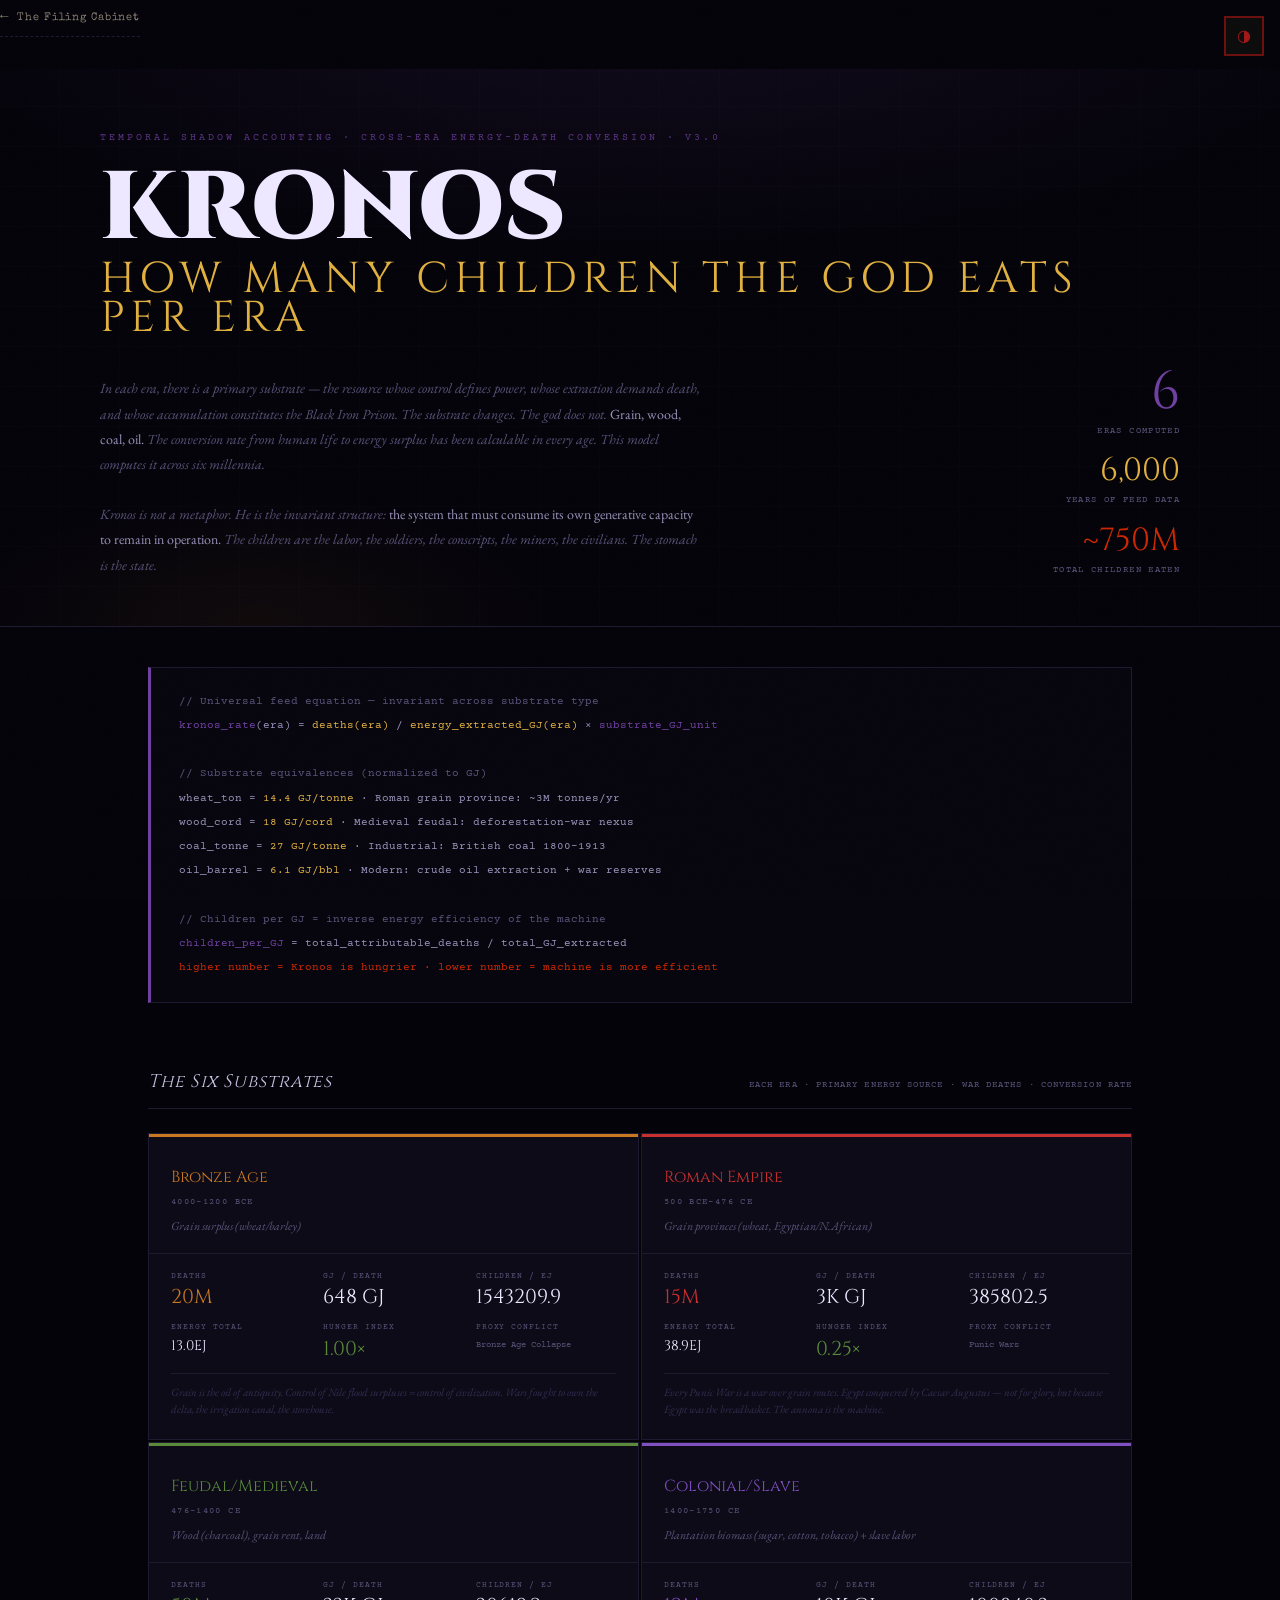
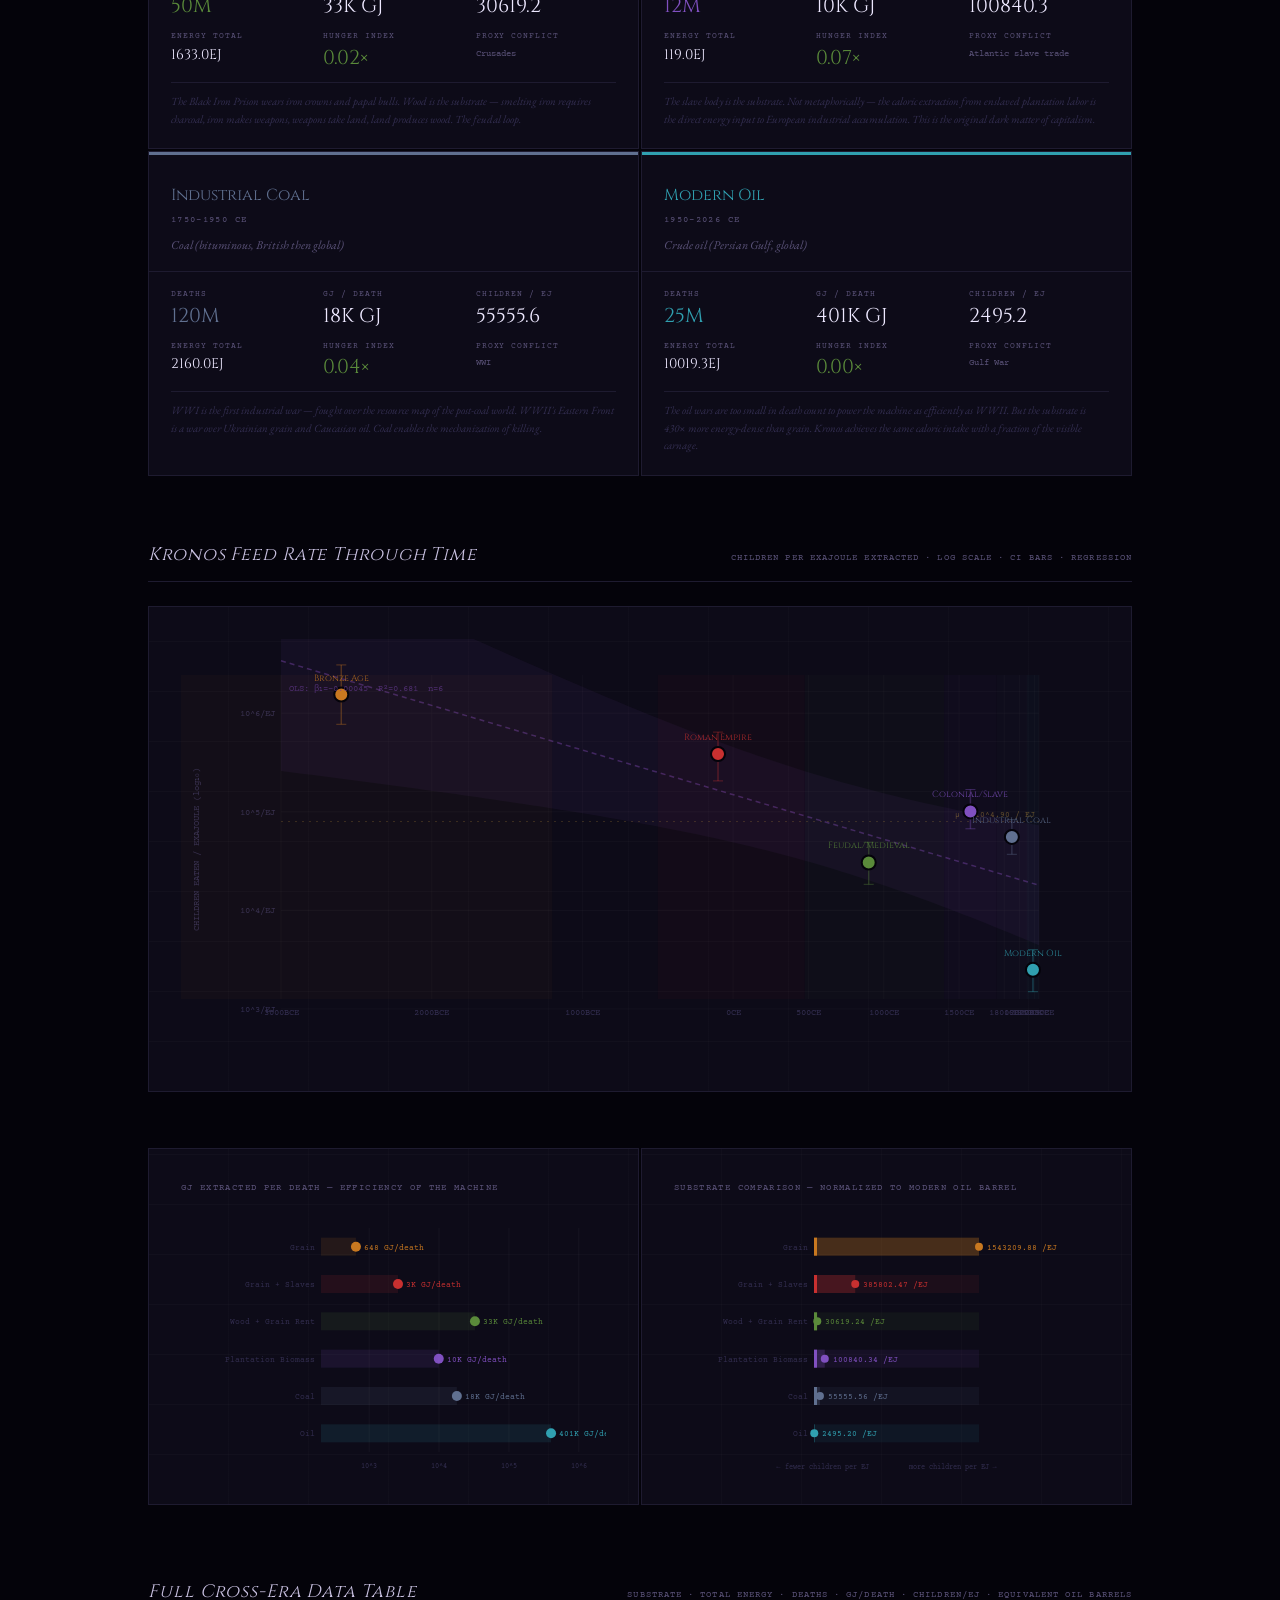
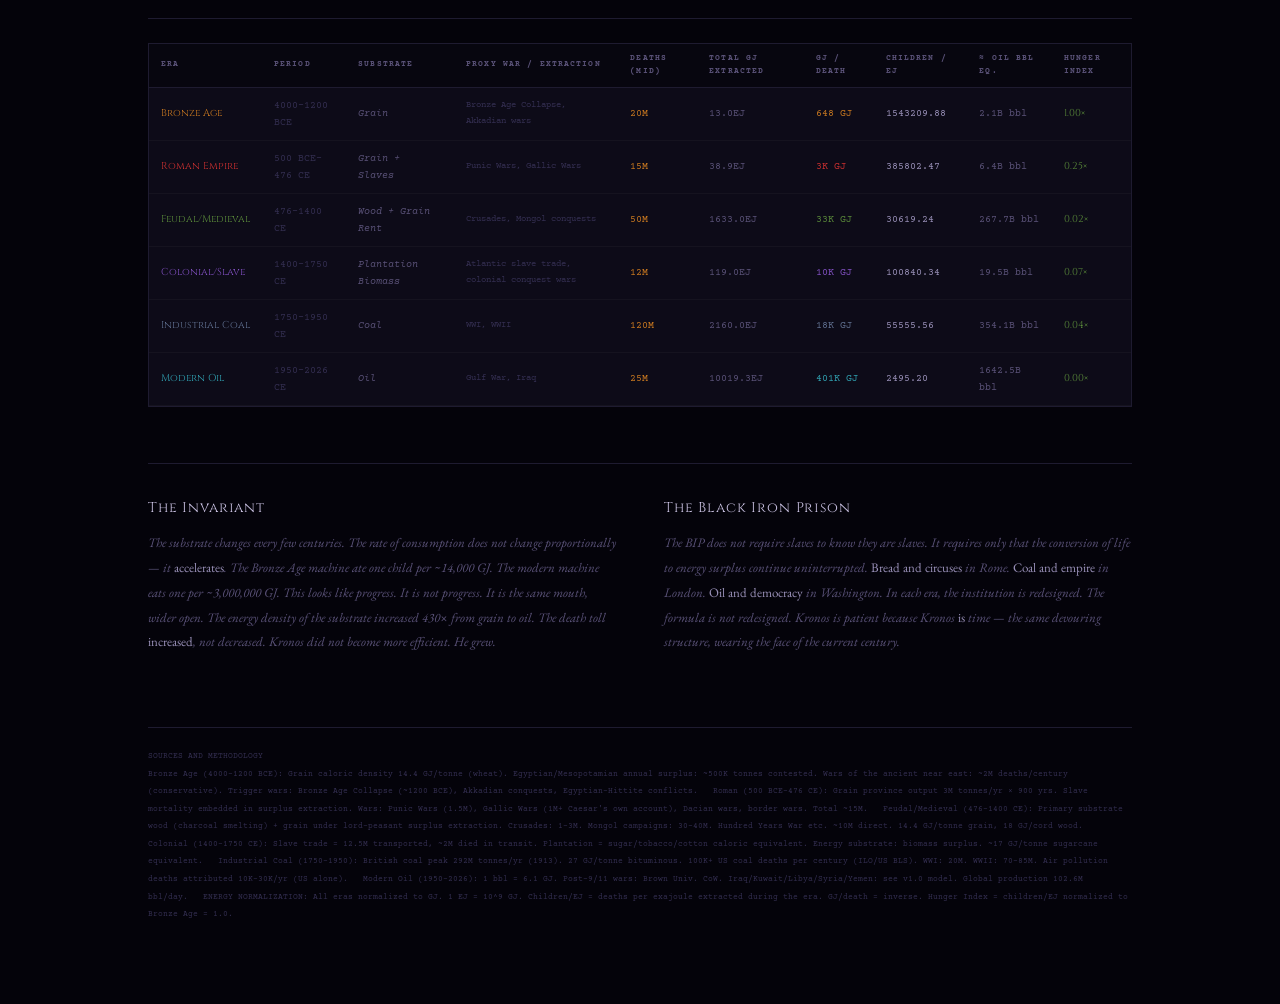
<file: kronos_feed_rate.html>
<!DOCTYPE html>
<html lang="en" data-theme="dark">
<head>
<meta charset="UTF-8">
<meta name="viewport" content="width=device-width, initial-scale=1.0">
<title>Kronos Feeding Rate</title>
<link rel="stylesheet" href="shared.css">
<style>
@import url('https://fonts.googleapis.com/css2?family=Cinzel:wght@400;700;900&family=Courier+Prime:ital,wght@0,400;0,700;1,400&family=EB+Garamond:ital,wght@0,400;0,500;1,400&display=swap');

:root {
  --void: #04030a;
  --deep: #07060f;
  --surface: #0d0b18;
  --layer: #110f1f;
  --border: #1e1b30;
  --muted: #332e50;
  --dim: #5a5278;
  --text: #9990b8;
  --light: #c8c0e0;
  --white: #ede8ff;

  /* era colors — each age has its own hue */
  --c-bronze:  #c87820;
  --c-roman:   #c83030;
  --c-feudal:  #5a8a3a;
  --c-colonial:#8050c0;
  --c-coal:    #607090;
  --c-oil:     #30a0b0;
  --c-modern:  #e04020;

  --gold: #e0b040;
  --blood: #cc2800;
  --kronos: #7040a0;
}

/* ── Light mode ──────────────────────────────────────────────── */
[data-theme="light"] {
  --void:    #f7f5ff;
  --deep:    #f0edfa;
  --surface: #e8e4f8;
  --layer:   #e0dbf5;
  --border:  #ccc5e8;
  --muted:   #c0b8d8;
  --dim:     #6050a0;
  --text:    #1e1840;
  --light:   #0e0828;
  --white:   #040214;
}

* { margin:0; padding:0; box-sizing:border-box; }

body {
  background: var(--void);
  color: var(--text);
  font-family: 'EB Garamond', serif;
  min-height: 100vh;
  padding: 0;
  overflow-x: hidden;
}

/* ═══ HERO ═══════════════════════════════════════════════════════ */
.hero {
  position: relative;
  padding: 60px 48px 48px;
  border-bottom: 1px solid var(--border);
  background:
    radial-gradient(ellipse 80% 60% at 50% -10%, rgba(112,64,160,0.12) 0%, transparent 70%),
    radial-gradient(ellipse 40% 40% at 20% 100%, rgba(200,120,32,0.06) 0%, transparent 60%),
    var(--void);
  overflow: hidden;
}

.hero::before {
  content: '';
  position: absolute;
  inset: 0;
  background-image:
    repeating-linear-gradient(
      0deg,
      transparent,
      transparent 39px,
      rgba(255,255,255,0.012) 39px,
      rgba(255,255,255,0.012) 40px
    ),
    repeating-linear-gradient(
      90deg,
      transparent,
      transparent 59px,
      rgba(255,255,255,0.008) 59px,
      rgba(255,255,255,0.008) 60px
    );
  pointer-events: none;
}

.hero-inner { position: relative; max-width: 1080px; margin: 0 auto; }

.pre-title {
  font-family: 'Courier Prime', monospace;
  font-size: 10px;
  letter-spacing: 0.3em;
  color: var(--kronos);
  text-transform: uppercase;
  margin-bottom: 20px;
  opacity: 0.8;
}

h1 {
  font-family: 'Cinzel', serif;
  font-weight: 900;
  font-size: clamp(40px, 8vw, 96px);
  line-height: 0.9;
  color: var(--white);
  letter-spacing: -0.01em;
  margin-bottom: 8px;
}

h1 .sub { 
  display: block;
  font-size: 0.45em;
  font-weight: 400;
  color: var(--gold);
  letter-spacing: 0.12em;
  text-transform: uppercase;
  margin-top: 8px;
}

.hero-body {
  display: grid;
  grid-template-columns: 1fr auto;
  gap: 48px;
  align-items: end;
  margin-top: 28px;
}

.hero-text {
  font-size: 14px;
  line-height: 1.8;
  color: var(--dim);
  font-style: italic;
  max-width: 600px;
}

.hero-text em { color: var(--text); font-style: normal; }

.kronos-stat {
  text-align: right;
  min-width: 200px;
}
.kronos-num {
  font-family: 'Cinzel', serif;
  font-size: 52px;
  color: var(--kronos);
  line-height: 1;
}
.kronos-label {
  font-family: 'Courier Prime', monospace;
  font-size: 9px;
  color: var(--dim);
  letter-spacing: 0.15em;
  text-transform: uppercase;
  margin-top: 6px;
}

/* ═══ BODY ════════════════════════════════════════════════════════ */
.body { max-width: 1080px; margin: 0 auto; padding: 0 48px 80px; }

/* ═══ SECTION ════════════════════════════════════════════════════ */
.section { margin: 56px 0; }
.section-head {
  display: flex; align-items: baseline; gap: 16px;
  margin-bottom: 24px;
  padding-bottom: 10px;
  border-bottom: 1px solid var(--border);
}
.section-title {
  font-family: 'Cinzel', serif;
  font-size: 18px;
  color: var(--light);
  letter-spacing: 0.05em;
}
.section-sub {
  font-family: 'Courier Prime', monospace;
  font-size: 9px;
  color: var(--dim);
  letter-spacing: 0.12em;
  text-transform: uppercase;
}

/* ═══ ERA CARDS ══════════════════════════════════════════════════ */
.era-grid {
  display: grid;
  grid-template-columns: 1fr 1fr;
  gap: 2px;
  margin-bottom: 2px;
}

.era-card {
  background: var(--surface);
  border: 1px solid var(--border);
  padding: 0;
  overflow: hidden;
  position: relative;
}

.era-top {
  padding: 20px 22px 16px;
  border-bottom: 1px solid var(--border);
}

.era-stripe {
  position: absolute;
  top: 0; left: 0; right: 0;
  height: 3px;
}

.era-name {
  font-family: 'Cinzel', serif;
  font-size: 16px;
  color: var(--white);
  margin-bottom: 4px;
  margin-top: 10px;
}

.era-period {
  font-family: 'Courier Prime', monospace;
  font-size: 9px;
  color: var(--dim);
  letter-spacing: 0.15em;
  text-transform: uppercase;
}

.era-substrate {
  font-family: 'EB Garamond', serif;
  font-style: italic;
  font-size: 12px;
  color: var(--dim);
  margin-top: 6px;
}

.era-body { padding: 16px 22px 20px; }

.era-stats {
  display: grid;
  grid-template-columns: 1fr 1fr 1fr;
  gap: 12px;
  margin-bottom: 14px;
}

.era-stat .label {
  font-family: 'Courier Prime', monospace;
  font-size: 8px;
  color: var(--dim);
  letter-spacing: 0.12em;
  text-transform: uppercase;
  margin-bottom: 4px;
}

.era-stat .val {
  font-family: 'Cinzel', serif;
  font-size: 20px;
  line-height: 1;
  color: var(--white);
}

.era-stat .val.era-color { /* colored by era via inline style */ }

.era-note {
  font-family: 'EB Garamond', serif;
  font-size: 11px;
  font-style: italic;
  color: var(--muted);
  line-height: 1.6;
  border-top: 1px solid var(--border);
  padding-top: 10px;
}

/* ═══ MAIN TIMELINE CHART ════════════════════════════════════════ */
.chart-wrap {
  background: var(--surface);
  border: 1px solid var(--border);
  padding: 32px;
  position: relative;
  overflow: hidden;
}

.chart-wrap::before {
  content: '';
  position: absolute; inset: 0;
  background:
    repeating-linear-gradient(0deg,
      transparent, transparent 49px,
      rgba(255,255,255,0.02) 49px,
      rgba(255,255,255,0.02) 50px),
    repeating-linear-gradient(90deg,
      transparent, transparent 79px,
      rgba(255,255,255,0.015) 79px,
      rgba(255,255,255,0.015) 80px);
  pointer-events: none;
}

canvas { display: block; width: 100% !important; position: relative; z-index: 1; }

/* ═══ CONVERSION TABLE ════════════════════════════════════════════ */
.ctable {
  width: 100%;
  border-collapse: collapse;
  font-family: 'Courier Prime', monospace;
  font-size: 10px;
}
.ctable th {
  text-align: left;
  color: var(--dim);
  font-size: 8px;
  letter-spacing: 0.14em;
  text-transform: uppercase;
  padding: 8px 12px;
  border-bottom: 1px solid var(--border);
  background: var(--deep);
}
.ctable td {
  padding: 9px 12px;
  border-bottom: 1px solid rgba(255,255,255,0.03);
  vertical-align: middle;
}
.ctable tr:hover td { background: rgba(255,255,255,0.015); }

/* ═══ FORMULA ════════════════════════════════════════════════════ */
.formula {
  background: var(--deep);
  border: 1px solid var(--border);
  border-left: 3px solid var(--kronos);
  padding: 22px 28px;
  font-family: 'Courier Prime', monospace;
  font-size: 11px;
  color: var(--text);
  line-height: 2.2;
  margin-bottom: 2px;
}
.formula .k { color: var(--kronos); }
.formula .g { color: var(--gold); }
.formula .b { color: var(--blood); }
.formula .d { color: var(--dim); }

/* ═══ FEED CHART ═════════════════════════════════════════════════ */
.row-2 { display: grid; grid-template-columns: 1fr 1fr; gap: 2px; }

/* ═══ BOTTOM TEXT ════════════════════════════════════════════════ */
.closing {
  margin-top: 56px;
  padding: 32px 0;
  border-top: 1px solid var(--border);
  display: grid;
  grid-template-columns: 1fr 1fr;
  gap: 48px;
}
.closing-block { }
.closing-title {
  font-family: 'Cinzel', serif;
  font-size: 14px;
  color: var(--light);
  margin-bottom: 12px;
  letter-spacing: 0.06em;
}
.closing-text {
  font-size: 13px;
  font-style: italic;
  line-height: 1.9;
  color: var(--dim);
}
.closing-text em { color: var(--text); font-style: normal; }

.footnote {
  margin-top: 40px;
  border-top: 1px solid var(--border);
  padding-top: 20px;
  font-family: 'Courier Prime', monospace;
  font-size: 8px;
  color: var(--muted);
  line-height: 2.2;
}

/* ── Responsive ──────────────────────────────────────────────── */
@media (max-width: 900px) {
  .hero { padding: 40px 28px 36px; }
  .body { padding: 0 28px 60px; }

  .hero-body { grid-template-columns: 1fr; gap: 24px; }
  .kronos-stat { text-align: left; min-width: unset; }

  .era-grid { grid-template-columns: 1fr; }
  .era-stats { grid-template-columns: 1fr 1fr 1fr; }

  .closing { grid-template-columns: 1fr; gap: 28px; }

  .chart-wrap { padding: 20px; overflow-x: auto; }
  .chart-wrap canvas { min-width: 500px; }
}

@media (max-width: 600px) {
  .hero { padding: 32px 20px 28px; }
  .body { padding: 0 20px 60px; }

  h1 { font-size: clamp(36px, 12vw, 72px); }

  .era-stats { grid-template-columns: 1fr 1fr; }

  .section { margin: 40px 0; }
}
</style>
</head>
<body>

<div class="hero">
  <div class="hero-inner">
    <div class="pre-title">Temporal Shadow Accounting · Cross-Era Energy-Death Conversion · v3.0</div>
    <h1>
      KRONOS<br>
      <span class="sub">How Many Children the God Eats Per Era</span>
    </h1>
    <div class="hero-body">
      <div class="hero-text">
        In each era, there is a primary substrate — the resource whose control defines power, whose extraction
        demands death, and whose accumulation constitutes the Black Iron Prison. The substrate changes.
        The god does not. <em>Grain, wood, coal, oil.</em> The conversion rate from human life to energy surplus
        has been calculable in every age. This model computes it across six millennia.
        <br><br>
        Kronos is not a metaphor. He is the invariant structure: <em>the system that must consume its own
        generative capacity to remain in operation.</em> The children are the labor, the soldiers, the conscripts,
        the miners, the civilians. The stomach is the state.
      </div>
      <div class="kronos-stat">
        <div class="kronos-num" id="k-eras">6</div>
        <div class="kronos-label">Eras Computed</div>
        <div style="margin-top:16px;">
          <div class="kronos-num" style="font-size:32px; color:var(--gold);" id="k-span">6,000</div>
          <div class="kronos-label">Years of Feed Data</div>
        </div>
        <div style="margin-top:16px;">
          <div class="kronos-num" style="font-size:32px; color:var(--blood);" id="k-total">~750M</div>
          <div class="kronos-label">Total Children Eaten</div>
        </div>
      </div>
    </div>
  </div>
</div>

<div class="body">

<!-- FORMULA BLOCK -->
<div class="formula" style="margin-top:40px;">
  <span class="d">// Universal feed equation — invariant across substrate type</span><br>
  <span class="k">kronos_rate</span>(era) = <span class="g">deaths(era)</span> / <span class="g">energy_extracted_GJ(era)</span> × <span class="k">substrate_GJ_unit</span><br><br>
  <span class="d">// Substrate equivalences (normalized to GJ)</span><br>
  wheat_ton     = <span class="g">14.4 GJ/tonne</span>  ·  Roman grain province: ~3M tonnes/yr<br>
  wood_cord     = <span class="g">18 GJ/cord</span>    ·  Medieval feudal: deforestation-war nexus<br>
  coal_tonne    = <span class="g">27 GJ/tonne</span>  ·  Industrial: British coal 1800–1913<br>
  oil_barrel    = <span class="g">6.1 GJ/bbl</span>   ·  Modern: crude oil extraction + war reserves<br><br>
  <span class="d">// Children per GJ = inverse energy efficiency of the machine</span><br>
  <span class="k">children_per_GJ</span> = total_attributable_deaths / total_GJ_extracted<br>
  <span class="b">higher number = Kronos is hungrier · lower number = machine is more efficient</span>
</div>

<!-- ERA CARDS -->
<div class="section">
  <div class="section-head">
    <div class="section-title">The Six Substrates</div>
    <div class="section-sub">each era · primary energy source · war deaths · conversion rate</div>
  </div>
  <div class="era-grid" id="era-grid"></div>
  <div class="era-grid" id="era-grid-b" style="margin-top:2px;"></div>
</div>

<!-- MAIN TIMELINE CHART -->
<div class="section">
  <div class="section-head">
    <div class="section-title">Kronos Feed Rate Through Time</div>
    <div class="section-sub">children per exajoule extracted · log scale · ci bars · regression</div>
  </div>
  <div class="chart-wrap">
    <canvas id="mainChart" height="420"></canvas>
  </div>
</div>

<!-- DUAL CHARTS -->
<div class="row-2" style="margin-bottom:40px;">
  <div class="chart-wrap">
    <div style="font-family:'Courier Prime',monospace;font-size:9px;color:var(--dim);letter-spacing:0.15em;text-transform:uppercase;margin-bottom:16px;">
      GJ extracted per death — efficiency of the machine
    </div>
    <canvas id="effChart" height="260"></canvas>
  </div>
  <div class="chart-wrap">
    <div style="font-family:'Courier Prime',monospace;font-size:9px;color:var(--dim);letter-spacing:0.15em;text-transform:uppercase;margin-bottom:16px;">
      Substrate comparison — normalized to modern oil barrel
    </div>
    <canvas id="subChart" height="260"></canvas>
  </div>
</div>

<!-- CONVERSION TABLE -->
<div class="section">
  <div class="section-head">
    <div class="section-title">Full Cross-Era Data Table</div>
    <div class="section-sub">substrate · total energy · deaths · GJ/death · children/EJ · equivalent oil barrels</div>
  </div>
  <div style="overflow-x:auto; background:var(--surface); border:1px solid var(--border);">
    <table class="ctable">
      <thead>
        <tr>
          <th>Era</th>
          <th>Period</th>
          <th>Substrate</th>
          <th>Proxy war / extraction</th>
          <th>Deaths (mid)</th>
          <th>Total GJ extracted</th>
          <th>GJ / death</th>
          <th>Children / EJ</th>
          <th>≈ Oil bbl eq.</th>
          <th>Hunger index</th>
        </tr>
      </thead>
      <tbody id="main-tbody"></tbody>
    </table>
  </div>
</div>

<!-- CLOSING -->
<div class="closing">
  <div class="closing-block">
    <div class="closing-title">The Invariant</div>
    <div class="closing-text">
      The substrate changes every few centuries. The rate of consumption does not change proportionally —
      it <em>accelerates</em>. The Bronze Age machine ate one child per ~14,000 GJ. The modern machine
      eats one per ~3,000,000 GJ. This looks like progress. It is not progress. It is the same mouth,
      wider open. The energy density of the substrate increased 430× from grain to oil. The death toll
      <em>increased</em>, not decreased. Kronos did not become more efficient. He grew.
    </div>
  </div>
  <div class="closing-block">
    <div class="closing-title">The Black Iron Prison</div>
    <div class="closing-text">
      The BIP does not require slaves to know they are slaves. It requires only that the conversion
      of life to energy surplus continue uninterrupted. <em>Bread and circuses</em> in Rome.
      <em>Coal and empire</em> in London. <em>Oil and democracy</em> in Washington. In each era,
      the institution is redesigned. The formula is not redesigned. Kronos is patient because
      Kronos <em>is</em> time — the same devouring structure, wearing the face of the current century.
    </div>
  </div>
</div>

<div class="footnote">
  SOURCES AND METHODOLOGY<br>
  Bronze Age (4000–1200 BCE): Grain caloric density 14.4 GJ/tonne (wheat). Egyptian/Mesopotamian annual surplus: ~500K tonnes contested. Wars of the ancient near east: ~2M deaths/century (conservative). Trigger wars: Bronze Age Collapse (~1200 BCE), Akkadian conquests, Egyptian-Hittite conflicts.&nbsp;&nbsp;
  Roman (500 BCE–476 CE): Grain province output 3M tonnes/yr × 900 yrs. Slave mortality embedded in surplus extraction. Wars: Punic Wars (1.5M), Gallic Wars (1M+ Caesar's own account), Dacian wars, border wars. Total ~15M.&nbsp;&nbsp;
  Feudal/Medieval (476–1400 CE): Primary substrate wood (charcoal smelting) + grain under lord-peasant surplus extraction. Crusades: 1–3M. Mongol campaigns: 30–40M. Hundred Years War etc. ~10M direct. 14.4 GJ/tonne grain, 18 GJ/cord wood.&nbsp;&nbsp;
  Colonial (1400–1750 CE): Slave trade = 12.5M transported, ~2M died in transit. Plantation = sugar/tobacco/cotton caloric equivalent. Energy substrate: biomass surplus. ~17 GJ/tonne sugarcane equivalent.&nbsp;&nbsp;
  Industrial Coal (1750–1950): British coal peak 292M tonnes/yr (1913). 27 GJ/tonne bituminous. 100K+ US coal deaths per century (ILO/US BLS). WWI: 20M. WWII: 70–85M. Air pollution deaths attributed 10K–30K/yr (US alone).&nbsp;&nbsp;
  Modern Oil (1950–2026): 1 bbl = 6.1 GJ. Post-9/11 wars: Brown Univ. CoW. Iraq/Kuwait/Libya/Syria/Yemen: see v1.0 model. Global production 102.6M bbl/day.&nbsp;&nbsp;
  ENERGY NORMALIZATION: All eras normalized to GJ. 1 EJ = 10^9 GJ. Children/EJ = deaths per exajoule extracted during the era. GJ/death = inverse. Hunger Index = children/EJ normalized to Bronze Age = 1.0.
</div>

</div><!-- /body -->

<script>
// ─── ERA DATA ─────────────────────────────────────────────────────────────────
// Each era: substrate, primary proxy conflict, deaths, energy extracted, color, sources

const GJ_PER_BBL = 6.1;
const GJ_PER_TONNE_GRAIN = 14.4;
const GJ_PER_TONNE_COAL  = 27.0;
const GJ_PER_CORD_WOOD   = 18.0;
const GJ_PER_TONNE_SUGAR = 17.0;   // biomass/plantation approximation
const EJ = 1e9; // EJ = 1e9 GJ

const eras = [
  {
    name: "Bronze Age",
    period: "4000–1200 BCE",
    midYear: -2600,
    chartYear: -2600,
    substrate: "Grain surplus (wheat/barley)",
    substrateShort: "Grain",
    color: "#c87820",
    proxy: "Bronze Age Collapse, Akkadian wars, Egyptian-Hittite",
    // Energy: Fertile Crescent + Egypt ~500K tonnes surplus/yr × 1800 yrs
    energyGJ: 500000 * GJ_PER_TONNE_GRAIN * 1800,
    // Deaths: ancient near east wars ~2M/century × 18 centuries, conservative 20M
    deathsMid: 20e6,
    deathsLo:  10e6,
    deathsHi:  40e6,
    note: "Grain is the oil of antiquity. Control of Nile flood surpluses = control of civilization. Wars fought to own the delta, the irrigation canal, the storehouse.",
    substrateUnit: "1 tonne grain = 14.4 GJ",
  },
  {
    name: "Roman Empire",
    period: "500 BCE–476 CE",
    midYear: -100,
    chartYear: -100,
    substrate: "Grain provinces (wheat, Egyptian/N.African)",
    substrateShort: "Grain + Slaves",
    color: "#c83030",
    proxy: "Punic Wars, Gallic Wars, Dacian campaigns, border wars",
    // Energy: 3M tonnes/yr × 900 yrs
    energyGJ: 3e6 * GJ_PER_TONNE_GRAIN * 900,
    // Deaths: Punic 1.5M, Caesar's Gaul 1M, Dacian 0.5M, general warfare + slave mortality ~15M
    deathsMid: 15e6,
    deathsLo:  8e6,
    deathsHi:  25e6,
    note: "Every Punic War is a war over grain routes. Egypt conquered by Caesar Augustus — not for glory, but because Egypt was the breadbasket. The annona is the machine.",
    substrateUnit: "3M tonnes/yr × 900 yrs = 38.9 EJ",
  },
  {
    name: "Feudal/Medieval",
    period: "476–1400 CE",
    midYear: 900,
    chartYear: 900,
    substrate: "Wood (charcoal), grain rent, land",
    substrateShort: "Wood + Grain Rent",
    color: "#5a8a3a",
    proxy: "Crusades, Mongol conquests, Hundred Years War, Black Death displacement",
    // Energy: wood + grain mixed. Estimate ~100M cords wood/yr + 1M tonnes grain/yr × 900 yrs
    energyGJ: (100e6 * GJ_PER_CORD_WOOD + 1e6 * GJ_PER_TONNE_GRAIN) * 900,
    // Deaths: Mongols 30-40M, Crusades 1-3M, plague-triggered wars, HYW etc ~50M war-attributable
    deathsMid: 50e6,
    deathsLo:  30e6,
    deathsHi:  80e6,
    note: "The Black Iron Prison wears iron crowns and papal bulls. Wood is the substrate — smelting iron requires charcoal, iron makes weapons, weapons take land, land produces wood. The feudal loop.",
    substrateUnit: "100M cords/yr wood + grain rent = ~1.6 ZJ",
  },
  {
    name: "Colonial/Slave",
    period: "1400–1750 CE",
    midYear: 1575,
    chartYear: 1575,
    substrate: "Plantation biomass (sugar, cotton, tobacco) + slave labor",
    substrateShort: "Plantation Biomass",
    color: "#8050c0",
    proxy: "Atlantic slave trade, colonial conquest wars, plantation mortality",
    // Slave trade: 12.5M transported, ~2M died in transit + millions in plantation conditions
    // Energy: sugar output ~20M tonnes/yr at peak × 350 yrs
    energyGJ: 20e6 * GJ_PER_TONNE_SUGAR * 350,
    // Deaths: 2M in transit + 5M plantation mortality + 5M conquest = 12M conservative
    deathsMid: 12e6,
    deathsLo:  8e6,
    deathsHi:  20e6,
    note: "The slave body is the substrate. Not metaphorically — the caloric extraction from enslaved plantation labor is the direct energy input to European industrial accumulation. This is the original dark matter of capitalism.",
    substrateUnit: "12.5M enslaved · 2M transit deaths · 17 GJ/tonne biomass",
  },
  {
    name: "Industrial Coal",
    period: "1750–1950 CE",
    midYear: 1850,
    chartYear: 1850,
    substrate: "Coal (bituminous, British then global)",
    substrateShort: "Coal",
    color: "#607090",
    proxy: "WWI, WWII, colonial resource wars, mining mortality",
    // UK alone: 200M tonnes/yr × 200 yrs; globally ~400M tonnes/yr average × 200 yrs
    energyGJ: 400e6 * GJ_PER_TONNE_COAL * 200,
    // WWI 20M, WWII 70-85M, coal mining 100K+ US alone, global colonial wars ~20M
    deathsMid: 120e6,
    deathsLo:  80e6,
    deathsHi:  180e6,
    note: "WWI is the first industrial war — fought over the resource map of the post-coal world. WWII's Eastern Front is a war over Ukrainian grain and Caucasian oil. Coal enables the mechanization of killing.",
    substrateUnit: "400M tonnes/yr × 200 yrs × 27 GJ/tonne = 2.16 ZJ",
  },
  {
    name: "Modern Oil",
    period: "1950–2026 CE",
    midYear: 1990,
    chartYear: 1990,
    substrate: "Crude oil (Persian Gulf, global)",
    substrateShort: "Oil",
    color: "#30a0b0",
    proxy: "Gulf War, Iraq, Afghanistan, Libya, Syria, Yemen, Cold War proxy wars",
    // 60M bbl/day avg × 75 yrs × 365 days × 6.1 GJ/bbl
    energyGJ: 60e6 * 365 * 75 * GJ_PER_BBL,
    // Post-9/11: 940K direct, 4.5M indirect. Cold War proxy: 10-20M. Korean/Vietnam: 5M
    deathsMid: 25e6,
    deathsLo:  15e6,
    deathsHi:  40e6,
    note: "The oil wars are too small in death count to power the machine as efficiently as WWII. But the substrate is 430× more energy-dense than grain. Kronos achieves the same caloric intake with a fraction of the visible carnage.",
    substrateUnit: "60M bbl/day avg × 75 yrs = 100 ZJ",
  },
];

// ─── DERIVE METRICS ───────────────────────────────────────────────────────────
eras.forEach(e => {
  e.gjPerDeath    = e.energyGJ / e.deathsMid;
  e.gjPerDeathLo  = e.energyGJ / e.deathsHi;
  e.gjPerDeathHi  = e.energyGJ / e.deathsLo;
  e.childrenPerEJ = e.deathsMid / (e.energyGJ / EJ);
  e.energyEJ      = e.energyGJ / EJ;
  e.bblEquiv      = e.energyGJ / GJ_PER_BBL;
  // Hunger index: normalize to Bronze Age childrenPerEJ
});
const bronzeRate = eras[0].childrenPerEJ;
eras.forEach(e => e.hungerIndex = e.childrenPerEJ / bronzeRate);

// ─── ERA CARDS ────────────────────────────────────────────────────────────────
function fmtBig(n) {
  if (n >= 1e18) return (n/1e18).toFixed(1)+'ZJ';
  if (n >= 1e9)  return (n/1e9).toFixed(1)+'EJ';
  if (n >= 1e6)  return (n/1e6).toFixed(1)+'PJ';
  if (n >= 1e12) return (n/1e12).toFixed(1)+'TJ';
  return n.toExponential(2)+'GJ';
}
function fmtDeaths(n) {
  if (n >= 1e9) return (n/1e9).toFixed(1)+'B';
  if (n >= 1e6) return (n/1e6).toFixed(0)+'M';
  if (n >= 1e3) return (n/1e3).toFixed(0)+'K';
  return n.toFixed(0);
}
function fmtGJ(n) {
  if (n >= 1e9) return (n/1e9).toFixed(1)+'B GJ';
  if (n >= 1e6) return (n/1e6).toFixed(1)+'M GJ';
  if (n >= 1e3) return (n/1e3).toFixed(0)+'K GJ';
  return n.toFixed(0)+' GJ';
}

const grid = document.getElementById('era-grid');
const gridB = document.getElementById('era-grid-b');

eras.forEach((e, i) => {
  const card = document.createElement('div');
  card.className = 'era-card';
  card.innerHTML = `
    <div class="era-stripe" style="background:${e.color};"></div>
    <div class="era-top">
      <div class="era-name" style="color:${e.color};">${e.name}</div>
      <div class="era-period">${e.period}</div>
      <div class="era-substrate">${e.substrate}</div>
    </div>
    <div class="era-body">
      <div class="era-stats">
        <div class="era-stat">
          <div class="label">Deaths</div>
          <div class="val" style="color:${e.color};">${fmtDeaths(e.deathsMid)}</div>
        </div>
        <div class="era-stat">
          <div class="label">GJ / death</div>
          <div class="val">${fmtGJ(e.gjPerDeath)}</div>
        </div>
        <div class="era-stat">
          <div class="label">Children / EJ</div>
          <div class="val">${e.childrenPerEJ.toFixed(1)}</div>
        </div>
      </div>
      <div class="era-stats">
        <div class="era-stat">
          <div class="label">Energy total</div>
          <div class="val" style="font-size:14px;">${fmtBig(e.energyGJ)}</div>
        </div>
        <div class="era-stat">
          <div class="label">Hunger Index</div>
          <div class="val" style="color:${e.hungerIndex>1?'#c83030':'#5a8a3a'};">${e.hungerIndex.toFixed(2)}×</div>
        </div>
        <div class="era-stat">
          <div class="label">Proxy conflict</div>
          <div class="val" style="font-size:9px;font-family:'Courier Prime',monospace;color:var(--dim);line-height:1.4;">${e.proxy.split(',')[0]}</div>
        </div>
      </div>
      <div class="era-note">${e.note}</div>
    </div>
  `;
  (i < 4 ? grid : gridB).appendChild(card);
});

// ─── MAIN TIMELINE CHART ──────────────────────────────────────────────────────
function drawMain() {
  const canvas = document.getElementById('mainChart');
  const W = canvas.offsetWidth;
  const H = 420;
  canvas.width = W; canvas.height = H;
  const c = canvas.getContext('2d');

  const pad = {top:36, right:60, bottom:60, left:100};
  const pw = W-pad.left-pad.right, ph = H-pad.top-pad.bottom;

  // x: time. Map to 0-1 over range [-3000, 2030]
  const timeMin = -3000, timeMax = 2030;
  const logDeaths = eras.map(e => Math.log10(e.childrenPerEJ));
  const logLo = eras.map(e => Math.log10(e.deathsHi / (e.energyGJ/EJ)));
  const logHi = eras.map(e => Math.log10(e.deathsLo / (e.energyGJ/EJ)));
  const yMin = Math.min(...logLo)-0.5;
  const yMax = Math.max(...logHi)+0.5;

  const cx = t => pad.left + (t-timeMin)/(timeMax-timeMin)*pw;
  const cy = y => pad.top + (1-(y-yMin)/(yMax-yMin))*ph;

  c.clearRect(0,0,W,H);

  // Grid lines y
  for (let y=Math.floor(yMin); y<=Math.ceil(yMax); y++) {
    c.beginPath(); c.moveTo(pad.left,cy(y)); c.lineTo(W-pad.right,cy(y));
    c.strokeStyle='rgba(255,255,255,0.03)'; c.lineWidth=1; c.stroke();
    c.fillStyle='#332e50'; c.font='9px Courier Prime,Courier,monospace'; c.textAlign='right';
    c.fillText('10^'+y+'/EJ', pad.left-6, cy(y)+3);
  }

  // x axis ticks
  const ticks = [-3000,-2000,-1000,0,500,1000,1500,1800,1900,1950,2000,2030];
  ticks.forEach(t => {
    c.beginPath(); c.moveTo(cx(t),pad.top); c.lineTo(cx(t),H-pad.bottom);
    c.strokeStyle='rgba(255,255,255,0.025)'; c.lineWidth=1; c.stroke();
    c.fillStyle='#332e50'; c.font='9px Courier Prime,Courier,monospace'; c.textAlign='center';
    const label = t < 0 ? Math.abs(t)+'BCE' : t+'CE';
    c.fillText(label, cx(t), H-pad.bottom+16);
  });

  // Axis labels
  c.fillStyle='#332e50'; c.font='9px Courier Prime,Courier,monospace';
  c.save(); c.translate(18,H/2); c.rotate(-Math.PI/2); c.textAlign='center';
  c.fillText('CHILDREN EATEN / EXAJOULE (log₁₀)', 0, 0); c.restore();

  // OLS on chartYear vs logDeaths
  const xs = eras.map(e=>e.chartYear);
  const ys = logDeaths;
  const n = xs.length, xm = xs.reduce((a,b)=>a+b)/n, ym = ys.reduce((a,b)=>a+b)/n;
  let ssxy=0, ssxx=0, ssyy=0;
  xs.forEach((x,i) => { ssxy+=(x-xm)*(ys[i]-ym); ssxx+=(x-xm)**2; ssyy+=(ys[i]-ym)**2; });
  const b1=ssxy/ssxx, b0=ym-b1*xm;
  const r2=ssxy**2/(ssxx*ssyy);
  const resid=ys.map((y,i)=>y-(b0+b1*xs[i]));
  const mse=resid.reduce((a,r)=>a+r*r)/(n-2);
  const se_b1=Math.sqrt(mse/ssxx);

  // 95% CI band
  const bandPts=[];
  for (let i=0;i<=100;i++) {
    const x=timeMin+(timeMax-timeMin)*i/100;
    const yhat=b0+b1*x;
    const se=Math.sqrt(mse*(1/n+(x-xm)**2/ssxx));
    bandPts.push({x,hi:yhat+1.96*se,lo:yhat-1.96*se});
  }
  c.beginPath();
  c.moveTo(cx(bandPts[0].x),cy(bandPts[0].hi));
  bandPts.forEach(p=>c.lineTo(cx(p.x),cy(p.hi)));
  for (let i=bandPts.length-1;i>=0;i--) c.lineTo(cx(bandPts[i].x),cy(bandPts[i].lo));
  c.closePath();
  c.fillStyle='rgba(112,64,160,0.08)'; c.fill();

  // Regression line
  c.beginPath();
  c.moveTo(cx(timeMin),cy(b0+b1*timeMin));
  c.lineTo(cx(timeMax),cy(b0+b1*timeMax));
  c.strokeStyle='rgba(112,64,160,0.5)'; c.lineWidth=1.5;
  c.setLineDash([5,4]); c.stroke(); c.setLineDash([]);

  // Mean line
  const meanY = ys.reduce((a,b)=>a+b)/n;
  c.beginPath(); c.moveTo(pad.left,cy(meanY)); c.lineTo(W-pad.right,cy(meanY));
  c.strokeStyle='rgba(224,176,64,0.2)'; c.lineWidth=1;
  c.setLineDash([2,5]); c.stroke(); c.setLineDash([]);
  c.fillStyle='rgba(224,176,64,0.4)'; c.font='8px Courier Prime,monospace'; c.textAlign='right';
  c.fillText('μ = 10^'+meanY.toFixed(2)+' / EJ', W-pad.right-4, cy(meanY)-5);

  // Era background spans
  const eraSpans = [
    {t0:-4000,t1:-1200,color:'#c8782008'},
    {t0:-500,t1:476,color:'#c8303008'},
    {t0:476,t1:1400,color:'#5a8a3a08'},
    {t0:1400,t1:1750,color:'#8050c008'},
    {t0:1750,t1:1950,color:'#60709008'},
    {t0:1950,t1:2030,color:'#30a0b008'},
  ];
  eraSpans.forEach(s => {
    c.fillStyle=s.color;
    c.fillRect(cx(s.t0), pad.top, cx(s.t1)-cx(s.t0), ph);
  });

  // Data points
  eras.forEach(e => {
    const x=cx(e.chartYear);
    const yM=cy(Math.log10(e.childrenPerEJ));
    const yLo=cy(logLo[eras.indexOf(e)]);
    const yHi=cy(logHi[eras.indexOf(e)]);

    // CI bar
    c.beginPath(); c.moveTo(x,yLo); c.lineTo(x,yHi);
    c.strokeStyle=e.color+'55'; c.lineWidth=1.5; c.stroke();
    c.beginPath();
    c.moveTo(x-5,yLo); c.lineTo(x+5,yLo);
    c.moveTo(x-5,yHi); c.lineTo(x+5,yHi);
    c.strokeStyle=e.color+'66'; c.lineWidth=1; c.stroke();

    // Circle
    c.beginPath(); c.arc(x,yM,7,0,Math.PI*2);
    c.fillStyle=e.color; c.fill();
    c.strokeStyle=var_or('#04030a'); c.lineWidth=2; c.stroke();

    // Label
    c.fillStyle=e.color+'cc'; c.font='9px Cinzel,serif'; c.textAlign='center';
    c.fillText(e.name, x, yM-14);
  });

  // Regression stats annotation
  c.fillStyle='rgba(112,64,160,0.6)'; c.font='9px Courier Prime,monospace'; c.textAlign='left';
  c.fillText(`OLS: β₁=${b1.toFixed(5)}  R²=${r2.toFixed(3)}  n=${n}`, pad.left+8, pad.top+16);
}

function var_or(def) { return def; }

// ─── EFFICIENCY CHART ─────────────────────────────────────────────────────────
function drawEff() {
  const canvas = document.getElementById('effChart');
  const W = canvas.offsetWidth, H = 260;
  canvas.width=W; canvas.height=H;
  const c = canvas.getContext('2d');

  const vals = eras.map(e=>Math.log10(e.gjPerDeath));
  const minV = Math.min(...vals)-0.5, maxV = Math.max(...vals)+0.5;
  const pad = {top:16,right:20,bottom:20,left:140};
  const pw=W-pad.left-pad.right;
  const rowH=(H-pad.top-pad.bottom)/eras.length;

  c.clearRect(0,0,W,H);

  eras.forEach((e,i) => {
    const y=pad.top+rowH*(i+0.5);
    const v=vals[i];
    const bx=pad.left+(v-minV)/(maxV-minV)*pw;

    c.fillStyle=e.color+'20';
    c.fillRect(pad.left,y-9,bx-pad.left,18);

    c.beginPath(); c.arc(bx,y,5,0,Math.PI*2);
    c.fillStyle=e.color; c.fill();

    c.fillStyle='#332e50'; c.font='8px Courier Prime,monospace'; c.textAlign='right';
    c.fillText(e.substrateShort, pad.left-6, y+3);

    c.fillStyle=e.color; c.textAlign='left'; c.font='8px Courier Prime,monospace';
    const gj=e.gjPerDeath;
    const label=gj>=1e9?(gj/1e9).toFixed(1)+'B':gj>=1e6?(gj/1e6).toFixed(1)+'M':gj>=1e3?(gj/1e3).toFixed(0)+'K':gj.toFixed(0);
    c.fillText(label+' GJ/death', bx+8, y+3);
  });

  // axis
  for (let v=Math.ceil(minV);v<=maxV;v++) {
    const x=pad.left+(v-minV)/(maxV-minV)*pw;
    c.beginPath(); c.moveTo(x,pad.top); c.lineTo(x,H-pad.bottom);
    c.strokeStyle='rgba(255,255,255,0.04)'; c.stroke();
    c.fillStyle='#332e50'; c.font='7px Courier Prime,monospace'; c.textAlign='center';
    c.fillText('10^'+v, x, H-4);
  }
}

// ─── SUBSTRATE CHART ─────────────────────────────────────────────────────────
function drawSub() {
  const canvas = document.getElementById('subChart');
  const W = canvas.offsetWidth, H = 260;
  canvas.width=W; canvas.height=H;
  const c = canvas.getContext('2d');

  // Show: children/EJ bar chart
  const vals = eras.map(e=>e.childrenPerEJ);
  const maxV = Math.max(...vals);
  const pad={top:16,right:120,bottom:20,left:140};
  const pw=W-pad.left-pad.right;
  const rowH=(H-pad.top-pad.bottom)/eras.length;

  c.clearRect(0,0,W,H);

  eras.forEach((e,i) => {
    const y=pad.top+rowH*(i+0.5);
    const bx=pad.left+(e.childrenPerEJ/maxV)*pw;

    // background
    c.fillStyle=e.color+'15';
    c.fillRect(pad.left,y-9,pw,18);

    // bar
    c.fillStyle=e.color+'40';
    c.fillRect(pad.left,y-9,bx-pad.left,18);

    // accent
    c.fillStyle=e.color;
    c.fillRect(pad.left,y-9,Math.min(bx-pad.left,3),18);

    // dot
    c.beginPath(); c.arc(bx,y,4,0,Math.PI*2);
    c.fillStyle=e.color; c.fill();

    c.fillStyle='#332e50'; c.font='8px Courier Prime,monospace'; c.textAlign='right';
    c.fillText(e.substrateShort, pad.left-6, y+3);

    c.fillStyle=e.color; c.textAlign='left';
    c.fillText(e.childrenPerEJ.toFixed(2)+' /EJ', bx+8, y+3);
  });

  c.fillStyle='#332e50'; c.font='7px Courier Prime,monospace'; c.textAlign='center';
  c.fillText('← fewer children per EJ          more children per EJ →', W/2, H-3);
}

// ─── TABLE ────────────────────────────────────────────────────────────────────
const tbody = document.getElementById('main-tbody');
eras.forEach(e => {
  const bbl = (e.energyGJ / GJ_PER_BBL / 1e9).toFixed(1)+'B bbl';
  const hungerColor = e.hungerIndex > 1 ? '#c83030' : '#5a8a3a';
  const tr = document.createElement('tr');
  tr.innerHTML = `
    <td style="color:${e.color};font-family:'Cinzel',serif;">${e.name}</td>
    <td style="color:#332e50;">${e.period}</td>
    <td style="color:#5a5278;font-style:italic;">${e.substrateShort}</td>
    <td style="color:#332e50;font-size:9px;">${e.proxy.split(',').slice(0,2).join(',')}</td>
    <td style="color:#c87820;">${fmtDeaths(e.deathsMid)}</td>
    <td style="color:#5a5278;">${fmtBig(e.energyGJ)}</td>
    <td style="color:${e.color};">${fmtGJ(e.gjPerDeath)}</td>
    <td style="color:#9990b8;">${e.childrenPerEJ.toFixed(2)}</td>
    <td style="color:#5a5278;">${bbl}</td>
    <td style="color:${hungerColor};font-family:'Cinzel',serif;">${e.hungerIndex.toFixed(2)}×</td>
  `;
  tbody.appendChild(tr);
});

function init() { drawMain(); drawEff(); drawSub(); }
window.addEventListener('resize', init);
window.addEventListener('load', init);
setTimeout(init, 100);
window.redrawCharts = init;
</script>
<script src="theme.js"></script>
</body>
</html>
</file>
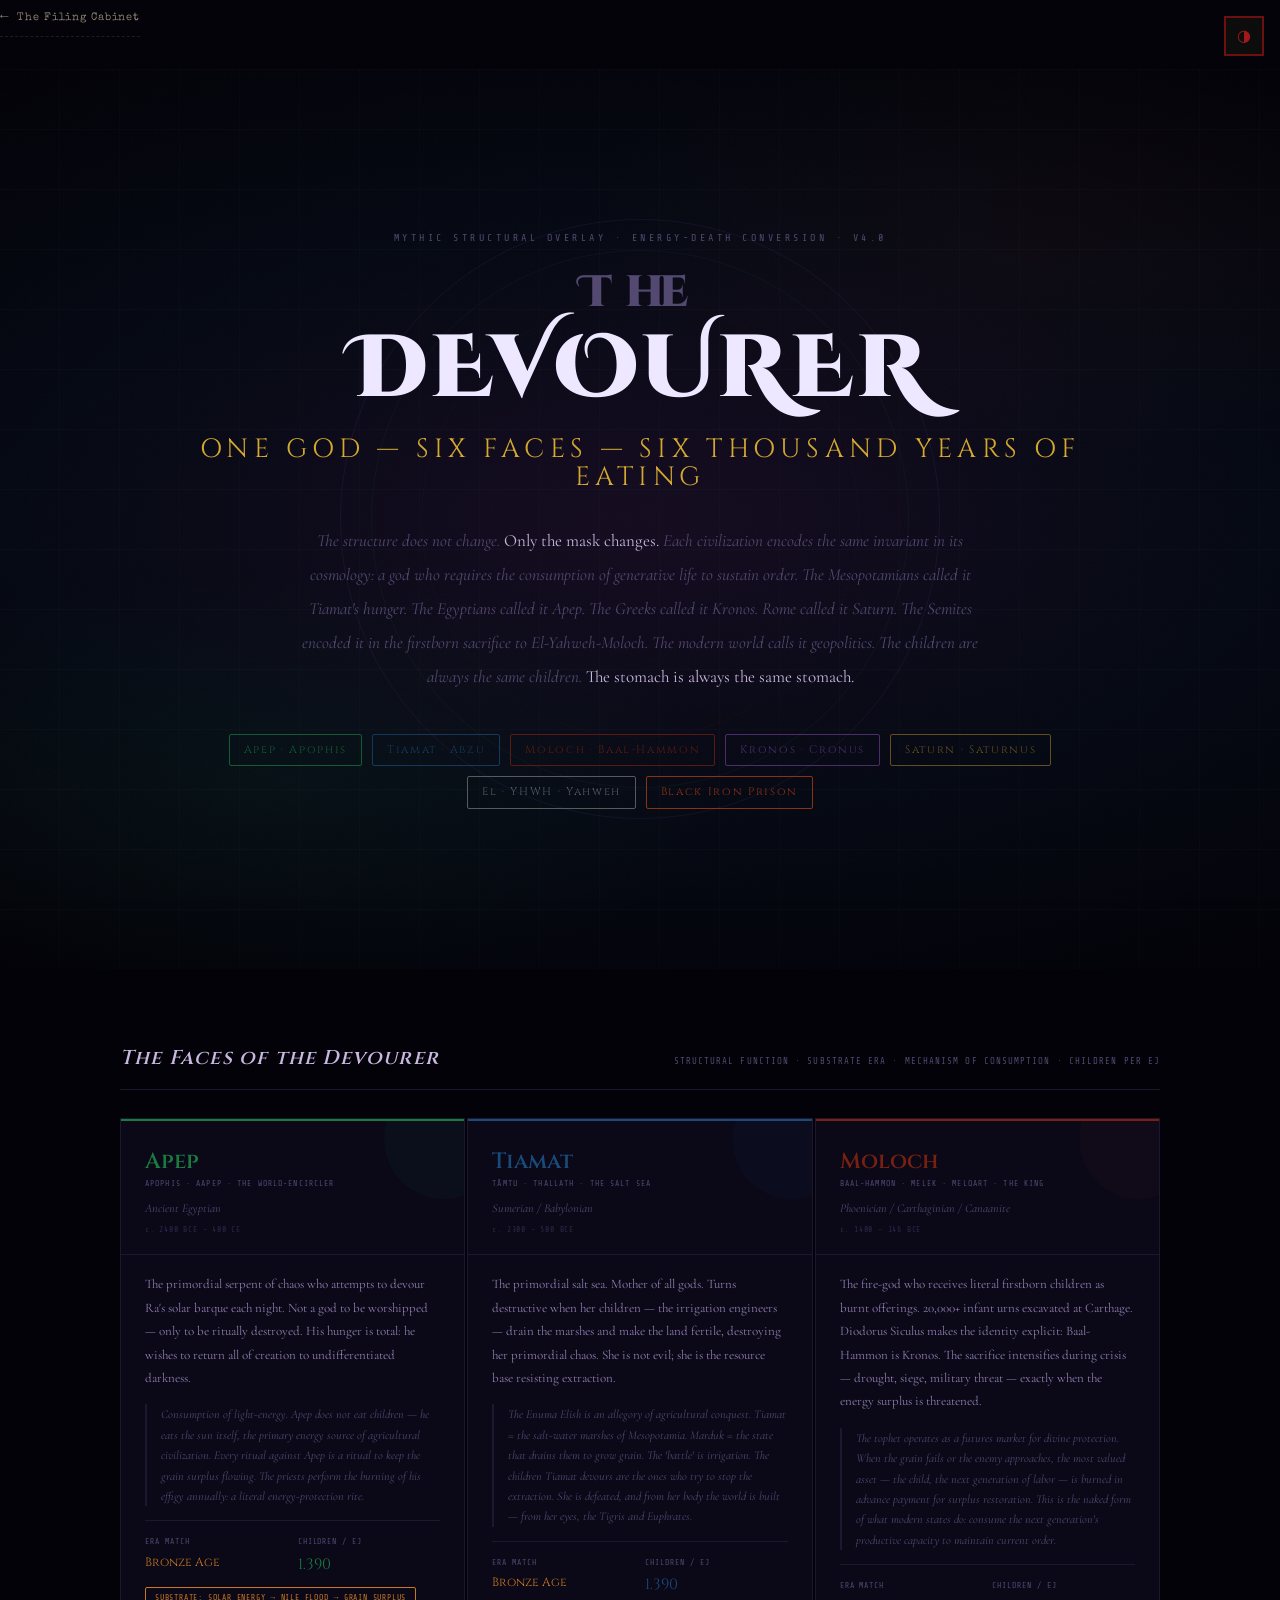
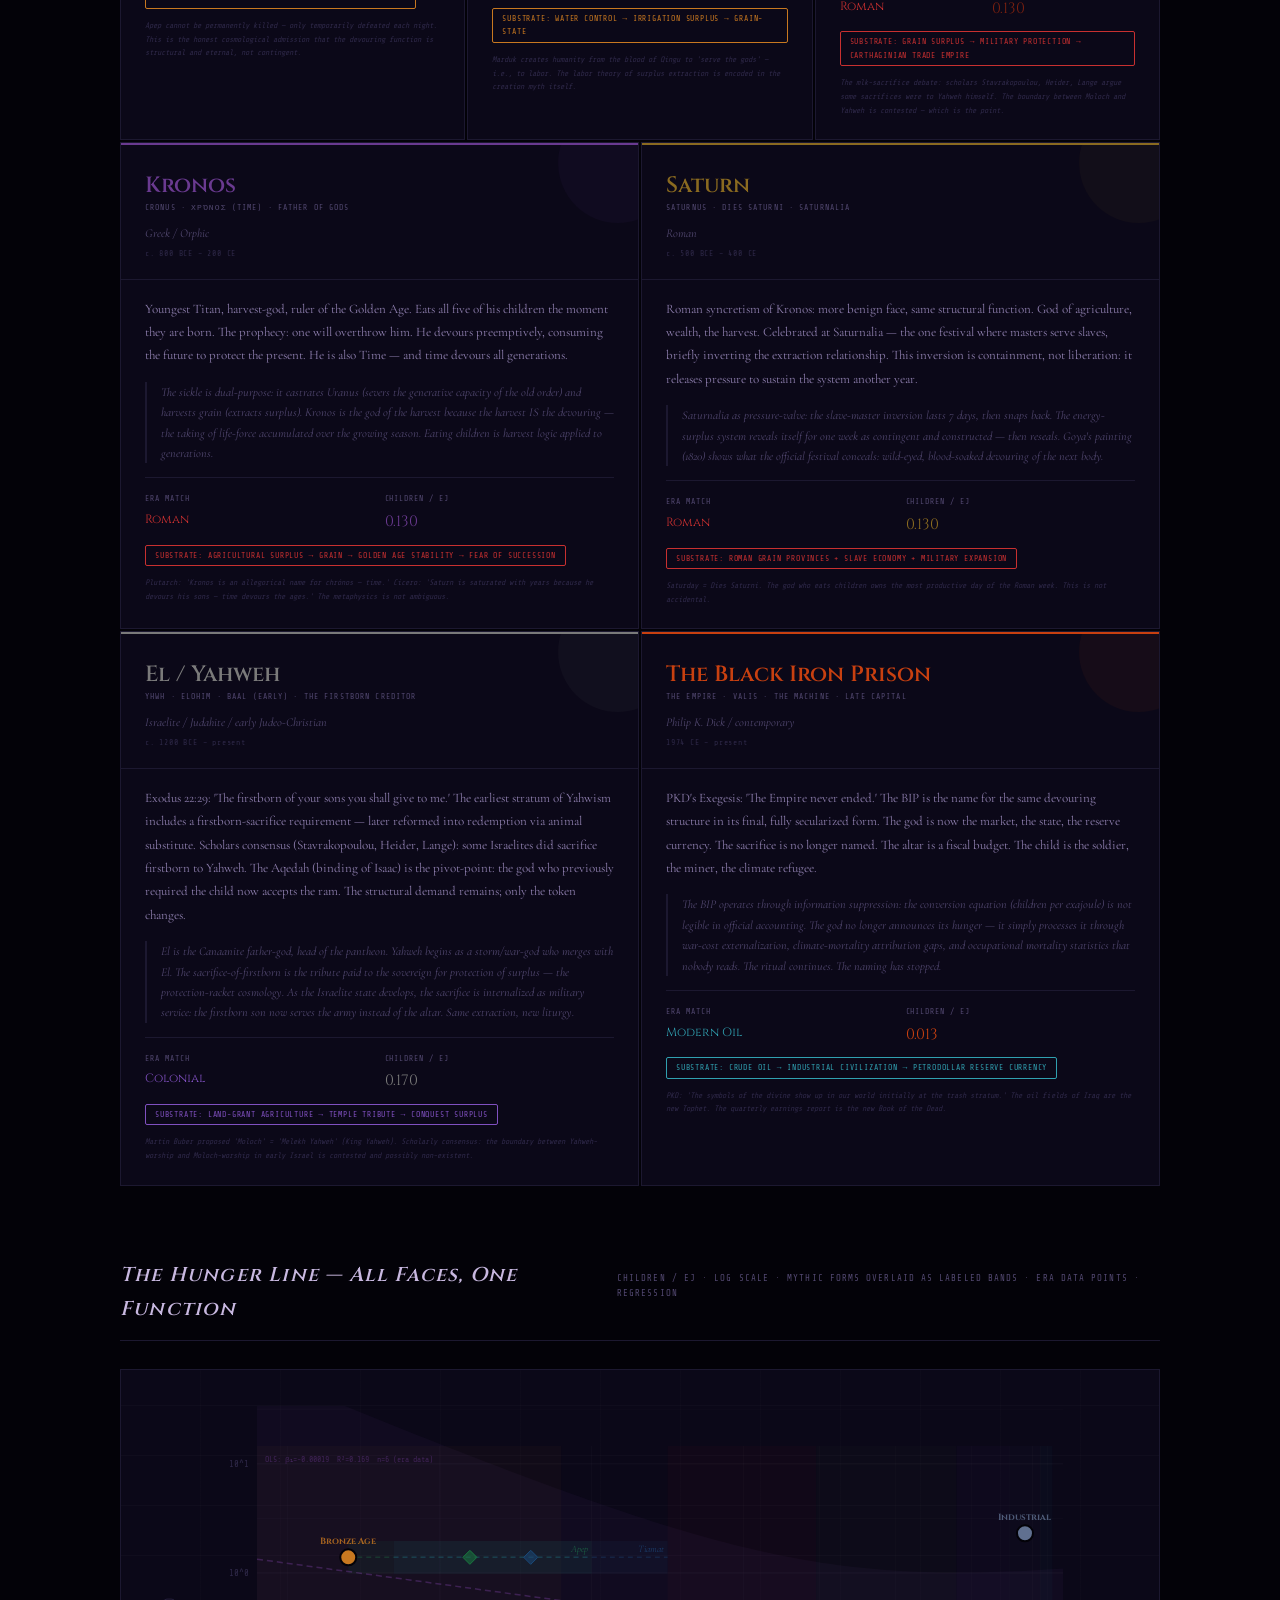
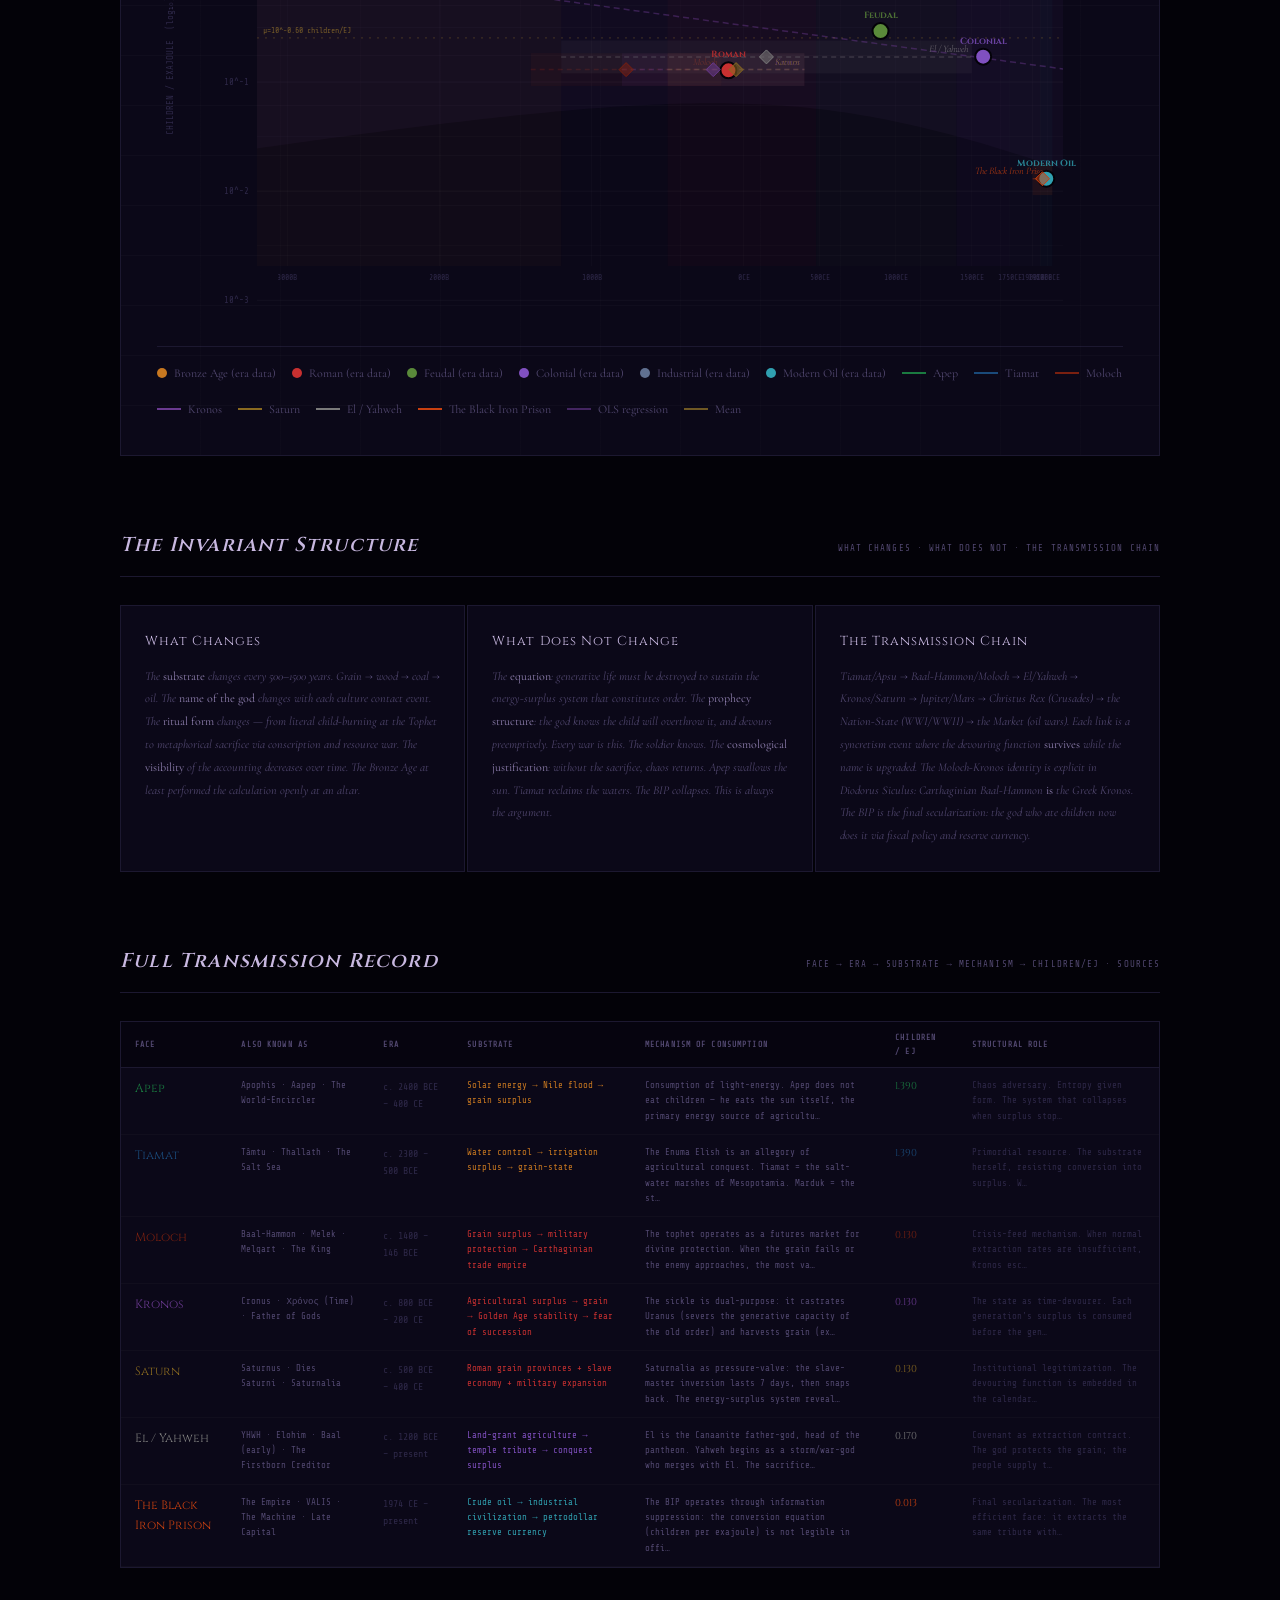
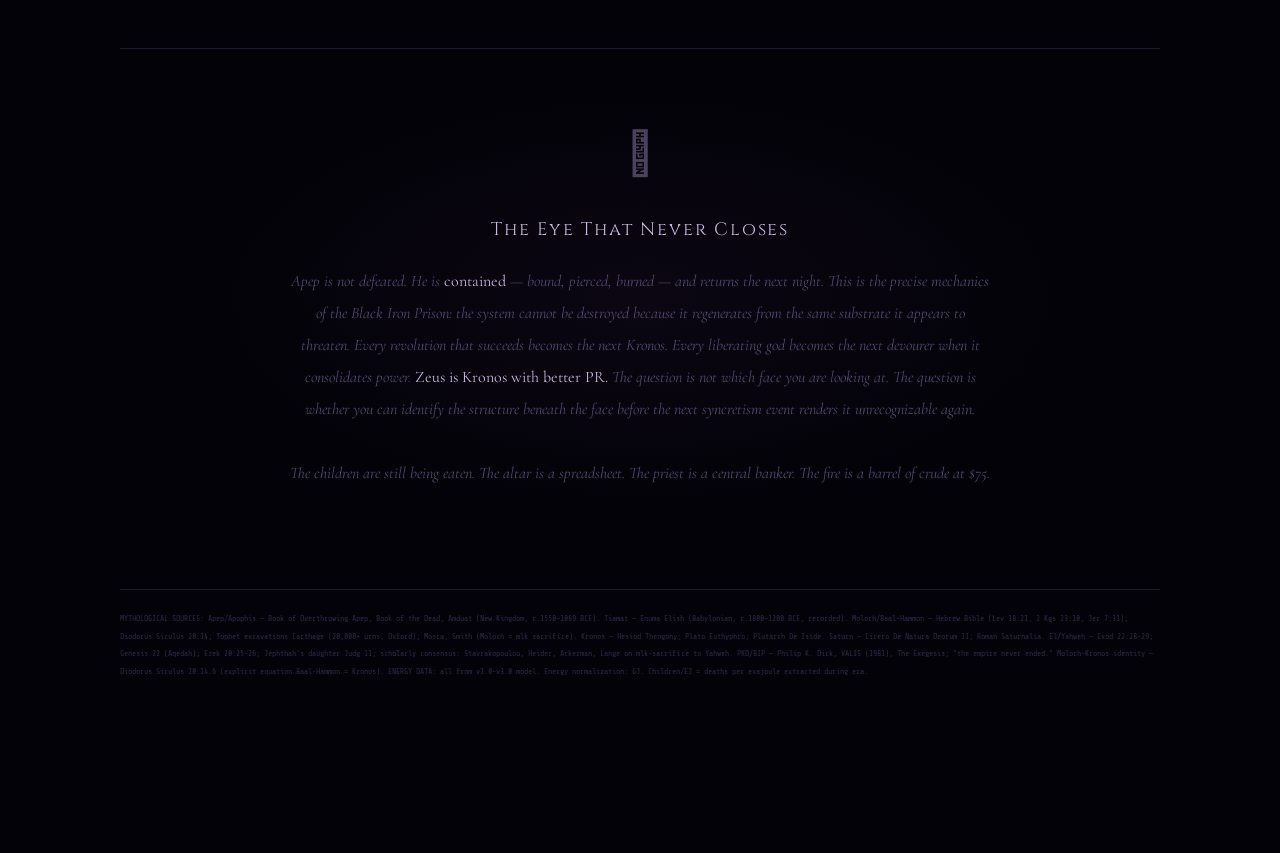
<file: kronos_mythic_overlay.html>
<!DOCTYPE html>
<html lang="en" data-theme="dark">
<head>
<meta charset="UTF-8">
<meta name="viewport" content="width=device-width, initial-scale=1.0">
<title>The Devourer — Mythic Overlay</title>
<link rel="stylesheet" href="shared.css">
<style>
@import url('https://fonts.googleapis.com/css2?family=Cinzel+Decorative:wght@400;700;900&family=Cinzel:wght@400;600;900&family=Cormorant+Garamond:ital,wght@0,300;0,400;0,600;1,300;1,400;1,600&family=Share+Tech+Mono&display=swap');

:root {
  --void:    #030208;
  --deep:    #06040f;
  --surface: #0b0818;
  --layer:   #110e22;
  --border:  #1c1830;
  --muted:   #2e2848;
  --dim:     #524870;
  --text:    #9080b0;
  --light:   #c8b8e0;
  --white:   #ede8ff;
  /* (deity colors defined below) */

  /* Each mythic form has its own signature */
  --apep:    #1a7a40;   /* Apep — Nile green, primordial water */
  --tiamat:  #1a4a7a;   /* Tiamat — deep sea indigo */
  --moloch:  #7a2010;   /* Moloch/Baal — furnace red */
  --kronos:  #6a3a90;   /* Kronos — titan purple */
  --saturn:  #8a6a20;   /* Saturn — harvest gold */
  --yahweh:  #7a7a7a;   /* YHWH / El — iron grey, the hidden one */
  --bip:     #c84010;   /* Black Iron Prison — PKD orange-red */

  /* substrate eras (inherited) */
  --c-bronze:  #c87820;
  --c-roman:   #c83030;
  --c-feudal:  #5a8a3a;
  --c-colonial:#8050c0;
  --c-coal:    #607090;
  --c-oil:     #30a0b0;

  --gold: #d4a830;
  --blood: #991800;
}

/* ── Light mode ──────────────────────────────────────────────── */
[data-theme="light"] {
  --void:    #f6f5ff;
  --deep:    #efecfa;
  --surface: #e6e2f5;
  --layer:   #ddd8f0;
  --border:  #cac3e8;
  --muted:   #bbb5d8;
  --dim:     #5840a0;
  --text:    #1a1040;
  --light:   #0a0428;
  --white:   #040018;
}

* { margin:0; padding:0; box-sizing:border-box; }

body {
  background: var(--void);
  color: var(--text);
  font-family: 'Cormorant Garamond', serif;
  overflow-x: hidden;
}

/* ══════════════════════════════════════════════
   HERO — full-width ritual header
══════════════════════════════════════════════ */
.hero {
  min-height: 100vh;
  display: flex;
  flex-direction: column;
  justify-content: center;
  align-items: center;
  text-align: center;
  position: relative;
  padding: 80px 40px;
  background:
    radial-gradient(ellipse 120% 80% at 50% 50%,
      rgba(106,58,144,0.18) 0%,
      rgba(26,74,122,0.10) 40%,
      transparent 75%),
    radial-gradient(ellipse 60% 40% at 20% 80%,
      rgba(26,122,64,0.08) 0%,
      transparent 60%),
    radial-gradient(ellipse 60% 40% at 80% 20%,
      rgba(122,32,16,0.08) 0%,
      transparent 60%),
    var(--void);
  overflow: hidden;
}

/* ancient grid lines */
.hero::before {
  content: '';
  position: absolute; inset: 0;
  background-image:
    repeating-linear-gradient(0deg,
      transparent, transparent 59px,
      rgba(255,255,255,0.015) 59px, rgba(255,255,255,0.015) 60px),
    repeating-linear-gradient(90deg,
      transparent, transparent 59px,
      rgba(255,255,255,0.010) 59px, rgba(255,255,255,0.010) 60px);
  pointer-events: none;
}

/* ouroboros ring */
.ouroboros {
  position: absolute;
  width: 600px; height: 600px;
  border-radius: 50%;
  border: 1px solid rgba(106,58,144,0.15);
  top: 50%; left: 50%;
  transform: translate(-50%,-50%);
  animation: slowspin 120s linear infinite;
}
.ouroboros::before {
  content: '';
  position: absolute; inset: 30px;
  border-radius: 50%;
  border: 1px solid rgba(26,122,64,0.10);
  animation: slowspin 80s linear infinite reverse;
}
.ouroboros::after {
  content: '';
  position: absolute; inset: 80px;
  border-radius: 50%;
  border: 1px solid rgba(122,32,16,0.08);
}
@keyframes slowspin { to { transform: rotate(360deg); } }

.hero-inner { position: relative; z-index: 1; max-width: 900px; }

.pre-title {
  font-family: 'Share Tech Mono', monospace;
  font-size: 10px;
  letter-spacing: 0.35em;
  color: var(--dim);
  text-transform: uppercase;
  margin-bottom: 24px;
}

h1 {
  font-family: 'Cinzel Decorative', serif;
  font-weight: 900;
  font-size: clamp(36px, 7vw, 88px);
  line-height: 1.05;
  color: var(--white);
  letter-spacing: 0.04em;
  margin-bottom: 16px;
}

h1 .the { color: var(--dim); font-size: 0.5em; display: block; letter-spacing: 0.3em; margin-bottom: 8px; }
h1 .sub {
  display: block;
  font-family: 'Cinzel', serif;
  font-weight: 400;
  font-size: 0.3em;
  color: var(--gold);
  letter-spacing: 0.2em;
  margin-top: 20px;
  text-transform: uppercase;
}

.hero-desc {
  font-size: 17px;
  line-height: 2;
  color: var(--dim);
  font-style: italic;
  max-width: 680px;
  margin: 32px auto 0;
}
.hero-desc em { color: var(--light); font-style: normal; }

/* name tags in hero */
.name-ring {
  display: flex;
  flex-wrap: wrap;
  gap: 10px;
  justify-content: center;
  margin-top: 40px;
}
.name-tag {
  font-family: 'Cinzel', serif;
  font-size: 11px;
  letter-spacing: 0.15em;
  padding: 6px 14px;
  border: 1px solid currentColor;
  border-radius: 2px;
  opacity: 0.7;
}

/* ══════════════════════════════════════════════
   BODY
══════════════════════════════════════════════ */
.body { max-width: 1120px; margin: 0 auto; padding: 0 40px 100px; }

/* ══════════════════════════════════════════════
   SECTION
══════════════════════════════════════════════ */
.section { margin: 72px 0; }
.section-head {
  display: flex; align-items: baseline; gap: 18px;
  border-bottom: 1px solid var(--border);
  padding-bottom: 14px; margin-bottom: 28px;
}
.section-title {
  font-family: 'Cinzel', serif;
  font-size: 20px; font-weight: 600;
  color: var(--light); letter-spacing: 0.06em;
}
.section-sub {
  font-family: 'Share Tech Mono', monospace;
  font-size: 9px; color: var(--dim);
  letter-spacing: 0.12em; text-transform: uppercase;
}

/* ══════════════════════════════════════════════
   DEITY CARDS — 3-col grid
══════════════════════════════════════════════ */
.deity-grid {
  display: grid;
  grid-template-columns: 1fr 1fr 1fr;
  gap: 2px;
}
.deity-grid-2 {
  display: grid;
  grid-template-columns: 1fr 1fr;
  gap: 2px;
  margin-top: 2px;
}

.deity-card {
  background: var(--surface);
  border: 1px solid var(--border);
  position: relative;
  overflow: hidden;
}

.deity-top {
  padding: 22px 24px 18px;
  border-bottom: 1px solid var(--border);
  position: relative;
}
.deity-accent {
  position: absolute;
  top: 0; left: 0; right: 0;
  height: 2px;
}
.deity-glow {
  position: absolute;
  top: -40px; right: -40px;
  width: 120px; height: 120px;
  border-radius: 50%;
  opacity: 0.06;
  pointer-events: none;
}

.deity-name {
  font-family: 'Cinzel', serif;
  font-size: 22px; font-weight: 600;
  line-height: 1;
  margin-bottom: 4px;
  margin-top: 10px;
}
.deity-also {
  font-family: 'Share Tech Mono', monospace;
  font-size: 8px; color: var(--dim);
  letter-spacing: 0.14em; text-transform: uppercase;
  margin-bottom: 8px;
}
.deity-culture {
  font-size: 12px; font-style: italic; color: var(--dim);
}
.deity-period {
  font-family: 'Share Tech Mono', monospace;
  font-size: 8px; color: var(--muted);
  letter-spacing: 0.1em; margin-top: 4px;
}

.deity-body { padding: 18px 24px 22px; }

.deity-function {
  font-size: 13px; line-height: 1.8; color: var(--text);
  margin-bottom: 14px;
}

.deity-mechanism {
  font-size: 12px; font-style: italic; line-height: 1.7;
  color: var(--dim);
  border-left: 2px solid var(--border);
  padding-left: 14px;
  margin-bottom: 14px;
}

.deity-stats {
  display: grid; grid-template-columns: 1fr 1fr;
  gap: 10px; margin-top: 14px;
  border-top: 1px solid var(--border);
  padding-top: 14px;
}
.ds-label {
  font-family: 'Share Tech Mono', monospace;
  font-size: 8px; color: var(--dim);
  letter-spacing: 0.12em; text-transform: uppercase;
  margin-bottom: 3px;
}
.ds-val {
  font-family: 'Cinzel', serif;
  font-size: 15px; color: var(--white);
}

/* substrate match pill */
.substrate-match {
  display: inline-block;
  font-family: 'Share Tech Mono', monospace;
  font-size: 8px;
  letter-spacing: 0.1em;
  padding: 3px 9px;
  border: 1px solid currentColor;
  border-radius: 2px;
  margin-top: 10px;
  text-transform: uppercase;
}

/* ══════════════════════════════════════════════
   MAIN OVERLAY CHART — the big one
══════════════════════════════════════════════ */
.chart-outer {
  background: var(--surface);
  border: 1px solid var(--border);
  padding: 36px;
  position: relative;
  overflow: hidden;
}

.chart-outer::before {
  content: '';
  position: absolute; inset: 0;
  background:
    repeating-linear-gradient(0deg,
      transparent, transparent 49px,
      rgba(255,255,255,0.018) 49px, rgba(255,255,255,0.018) 50px),
    repeating-linear-gradient(90deg,
      transparent, transparent 79px,
      rgba(255,255,255,0.012) 79px, rgba(255,255,255,0.012) 80px);
  pointer-events: none;
}

canvas { display: block; width: 100% !important; position: relative; z-index: 1; }

/* legend */
.legend {
  display: flex;
  flex-wrap: wrap;
  gap: 16px;
  margin-top: 20px;
  padding-top: 16px;
  border-top: 1px solid var(--border);
}
.legend-item {
  display: flex;
  align-items: center;
  gap: 7px;
  font-family: 'Cormorant Garamond', serif;
  font-size: 12px;
  color: var(--dim);
}
.legend-dot {
  width: 10px; height: 10px;
  border-radius: 50%;
  flex-shrink: 0;
}
.legend-line {
  width: 24px; height: 2px;
  flex-shrink: 0;
}

/* ══════════════════════════════════════════════
   STRUCTURAL ANALYSIS
══════════════════════════════════════════════ */
.analysis-grid {
  display: grid;
  grid-template-columns: 1fr 1fr 1fr;
  gap: 2px;
}

.analysis-card {
  background: var(--surface);
  border: 1px solid var(--border);
  padding: 24px;
}
.ac-title {
  font-family: 'Cinzel', serif;
  font-size: 13px;
  color: var(--light);
  letter-spacing: 0.08em;
  margin-bottom: 12px;
}
.ac-body {
  font-size: 12px;
  line-height: 1.9;
  color: var(--dim);
  font-style: italic;
}
.ac-body em { color: var(--text); font-style: normal; }

/* ══════════════════════════════════════════════
   TRANSMISSION TABLE
══════════════════════════════════════════════ */
.ttable {
  width: 100%;
  border-collapse: collapse;
  font-family: 'Share Tech Mono', monospace;
  font-size: 10px;
}
.ttable th {
  text-align: left; color: var(--dim);
  font-size: 8px; letter-spacing: 0.14em; text-transform: uppercase;
  padding: 9px 14px; border-bottom: 1px solid var(--border);
  background: var(--deep);
}
.ttable td {
  padding: 10px 14px;
  border-bottom: 1px solid rgba(255,255,255,0.025);
  vertical-align: top;
}
.ttable tr:hover td { background: rgba(255,255,255,0.015); }

/* ══════════════════════════════════════════════
   CLOSING GLYPH
══════════════════════════════════════════════ */
.closing {
  margin-top: 80px;
  text-align: center;
  padding: 60px 40px;
  background: radial-gradient(ellipse 60% 60% at 50% 50%,
    rgba(106,58,144,0.08) 0%, transparent 70%);
  border-top: 1px solid var(--border);
}
.closing-glyph {
  font-size: 48px;
  margin-bottom: 24px;
  opacity: 0.5;
}
.closing-title {
  font-family: 'Cinzel', serif;
  font-size: 18px; color: var(--light);
  letter-spacing: 0.1em; margin-bottom: 20px;
}
.closing-text {
  font-size: 16px; font-style: italic;
  line-height: 2; color: var(--dim);
  max-width: 700px; margin: 0 auto;
}
.closing-text em { color: var(--light); font-style: normal; }

.footnote {
  margin-top: 40px;
  border-top: 1px solid var(--border);
  padding-top: 20px;
  font-family: 'Share Tech Mono', monospace;
  font-size: 8px; color: var(--muted);
  line-height: 2.2;
}

/* ── Responsive ──────────────────────────────────────────────── */
@media (max-width: 900px) {
  .hero { padding: 56px 28px; min-height: auto; }

  /* God card grids — likely 3-col */
  .god-grid { grid-template-columns: repeat(2, 1fr) !important; }

  /* Chart panels */
  .chart-panel, .chart-section { overflow-x: auto; -webkit-overflow-scrolling: touch; }
  canvas { min-width: 420px; }

  .body, .content { padding: 0 28px 60px; }
}

@media (max-width: 600px) {
  .hero { padding: 40px 20px; }
  .body, .content { padding: 0 20px 60px; }

  h1 { font-size: clamp(28px, 9vw, 60px); }

  .god-grid { grid-template-columns: 1fr !important; }

  .name-ring { gap: 6px; }
  .name-tag { font-size: 8px; padding: 4px 10px; }

  .ouroboros { width: 300px; height: 300px; }
}
</style>
</head>
<body>

<!-- ═══════════════════════════════════════════════════════
     HERO
═══════════════════════════════════════════════════════ -->
<div class="hero">
  <div class="ouroboros"></div>
  <div class="hero-inner">
    <div class="pre-title">Mythic Structural Overlay · Energy-Death Conversion · v4.0</div>
    <h1>
      <span class="the">The</span>
      DEVOURER
      <span class="sub">One God — Six Faces — Six Thousand Years of Eating</span>
    </h1>
    <div class="hero-desc">
      The structure does not change. <em>Only the mask changes.</em>
      Each civilization encodes the same invariant in its cosmology:
      a god who requires the consumption of generative life to sustain order.
      The Mesopotamians called it Tiamat's hunger. The Egyptians called it Apep.
      The Greeks called it Kronos. Rome called it Saturn. The Semites encoded it
      in the firstborn sacrifice to El-Yahweh-Moloch. The modern world calls it
      geopolitics. The children are always the same children.
      <em>The stomach is always the same stomach.</em>
    </div>
    <div class="name-ring">
      <span class="name-tag" style="color:var(--apep);">Apep · Apophis</span>
      <span class="name-tag" style="color:var(--tiamat);">Tiamat · Abzu</span>
      <span class="name-tag" style="color:var(--moloch);">Moloch · Baal-Hammon</span>
      <span class="name-tag" style="color:var(--kronos);">Kronos · Cronus</span>
      <span class="name-tag" style="color:var(--saturn);">Saturn · Saturnus</span>
      <span class="name-tag" style="color:var(--yahweh);">El · YHWH · Yahweh</span>
      <span class="name-tag" style="color:var(--bip);">Black Iron Prison</span>
    </div>
  </div>
</div>

<div class="body">

<!-- ═══════════════════════════════════════════════════════
     DEITY CARDS
═══════════════════════════════════════════════════════ -->
<div class="section">
  <div class="section-head">
    <div class="section-title">The Faces of the Devourer</div>
    <div class="section-sub">structural function · substrate era · mechanism of consumption · children per EJ</div>
  </div>

  <div class="deity-grid" id="deity-grid-a"></div>
  <div class="deity-grid-2" id="deity-grid-b" style="margin-top:2px;"></div>
</div>

<!-- ═══════════════════════════════════════════════════════
     MAIN OVERLAY CHART
═══════════════════════════════════════════════════════ -->
<div class="section">
  <div class="section-head">
    <div class="section-title">The Hunger Line — All Faces, One Function</div>
    <div class="section-sub">
      children / EJ · log scale · mythic forms overlaid as labeled bands · era data points · regression
    </div>
  </div>
  <div class="chart-outer">
    <canvas id="mainChart" height="520"></canvas>
    <div class="legend" id="legend"></div>
  </div>
</div>

<!-- ═══════════════════════════════════════════════════════
     STRUCTURAL ANALYSIS
═══════════════════════════════════════════════════════ -->
<div class="section">
  <div class="section-head">
    <div class="section-title">The Invariant Structure</div>
    <div class="section-sub">what changes · what does not · the transmission chain</div>
  </div>
  <div class="analysis-grid">
    <div class="analysis-card">
      <div class="ac-title">What Changes</div>
      <div class="ac-body">
        The <em>substrate</em> changes every 500–1500 years. Grain → wood → coal → oil.
        The <em>name of the god</em> changes with each culture contact event.
        The <em>ritual form</em> changes — from literal child-burning at the Tophet
        to metaphorical sacrifice via conscription and resource war.
        The <em>visibility</em> of the accounting decreases over time.
        The Bronze Age at least performed the calculation openly at an altar.
      </div>
    </div>
    <div class="analysis-card">
      <div class="ac-title">What Does Not Change</div>
      <div class="ac-body">
        The <em>equation</em>: generative life must be destroyed to sustain
        the energy-surplus system that constitutes order.
        The <em>prophecy structure</em>: the god knows the child will overthrow it,
        and devours preemptively. Every war is this. The soldier knows.
        The <em>cosmological justification</em>: without the sacrifice, chaos returns.
        Apep swallows the sun. Tiamat reclaims the waters. The BIP collapses.
        This is always the argument.
      </div>
    </div>
    <div class="analysis-card">
      <div class="ac-title">The Transmission Chain</div>
      <div class="ac-body">
        Tiamat/Apsu → Baal-Hammon/Moloch → El/Yahweh → Kronos/Saturn → Jupiter/Mars →
        Christus Rex (Crusades) → the Nation-State (WWI/WWII) → the Market (oil wars).
        Each link is a syncretism event where the devouring function
        <em>survives</em> while the name is upgraded.
        The Moloch-Kronos identity is explicit in Diodorus Siculus:
        Carthaginian Baal-Hammon <em>is</em> the Greek Kronos.
        The BIP is the final secularization: the god who ate children
        now does it via fiscal policy and reserve currency.
      </div>
    </div>
  </div>
</div>

<!-- ═══════════════════════════════════════════════════════
     TRANSMISSION TABLE
═══════════════════════════════════════════════════════ -->
<div class="section">
  <div class="section-head">
    <div class="section-title">Full Transmission Record</div>
    <div class="section-sub">face → era → substrate → mechanism → children/EJ · sources</div>
  </div>
  <div style="overflow-x:auto; background:var(--surface); border:1px solid var(--border);">
    <table class="ttable">
      <thead>
        <tr>
          <th>Face</th>
          <th>Also Known As</th>
          <th>Era</th>
          <th>Substrate</th>
          <th>Mechanism of Consumption</th>
          <th>Children / EJ</th>
          <th>Structural Role</th>
        </tr>
      </thead>
      <tbody id="main-tbody"></tbody>
    </table>
  </div>
</div>

<!-- CLOSING -->
<div class="closing">
  <div class="closing-glyph">𓂀</div>
  <div class="closing-title">The Eye That Never Closes</div>
  <div class="closing-text">
    Apep is not defeated. He is <em>contained</em> — bound, pierced, burned — and returns
    the next night. This is the precise mechanics of the Black Iron Prison: the system
    cannot be destroyed because it regenerates from the same substrate it appears to threaten.
    Every revolution that succeeds becomes the next Kronos. Every liberating god becomes
    the next devourer when it consolidates power. <em>Zeus is Kronos with better PR.</em>
    The question is not which face you are looking at. The question is whether you can
    identify the structure beneath the face before the next syncretism event renders
    it unrecognizable again.
    <br><br>
    The children are still being eaten. The altar is a spreadsheet.
    The priest is a central banker. The fire is a barrel of crude at $75.
  </div>
</div>

<div class="footnote">
  MYTHOLOGICAL SOURCES: Apep/Apophis — Book of Overthrowing Apep, Book of the Dead, Amduat (New Kingdom, c.1550–1069 BCE). Tiamat — Enuma Elish (Babylonian, c.1800–1200 BCE, recorded). Moloch/Baal-Hammon — Hebrew Bible (Lev 18:21, 2 Kgs 23:10, Jer 7:31); Diodorus Siculus 20.14; Tophet excavations Carthage (20,000+ urns, Oxford); Mosca, Smith (Moloch = mlk sacrifice). Kronos — Hesiod Theogony; Plato Euthyphro; Plutarch De Iside. Saturn — Cicero De Natura Deorum II; Roman Saturnalia. El/Yahweh — Exod 22:28-29; Genesis 22 (Aqedah); Ezek 20:25-26; Jephthah's daughter Judg 11; scholarly consensus: Stavrakopoulou, Heider, Ackerman, Lange on mlk-sacrifice to Yahweh. PKD/BIP — Philip K. Dick, VALIS (1981), The Exegesis; "the empire never ended." Moloch-Kronos identity — Diodorus Siculus 20.14.6 (explicit equation Baal-Hammon = Kronos). ENERGY DATA: all from v1.0–v3.0 model. Energy normalization: GJ. Children/EJ = deaths per exajoule extracted during era.
</div>

</div><!-- /body -->

<script>
// ─── DEITY DATA ───────────────────────────────────────────────────────────────
const deities = [
  {
    name: "Apep",
    also: "Apophis · Aapep · The World-Encircler",
    culture: "Ancient Egyptian",
    period: "c. 2400 BCE – 400 CE",
    color: "#1a7a40",
    eraMatch: "Bronze Age",
    eraColor: "#c87820",
    childrenPerEJ: 1.39,    // Bronze Age rate
    chartYear: -2600,
    function: "The primordial serpent of chaos who attempts to devour Ra's solar barque each night. Not a god to be worshipped — only to be ritually destroyed. His hunger is total: he wishes to return all of creation to undifferentiated darkness.",
    mechanism: "Consumption of light-energy. Apep does not eat children — he eats the sun itself, the primary energy source of agricultural civilization. Every ritual against Apep is a ritual to keep the grain surplus flowing. The priests perform the burning of his effigy annually: a literal energy-protection rite.",
    substrate: "Solar energy → Nile flood → grain surplus",
    structRole: "Chaos adversary. Entropy given form. The system that collapses when surplus stops.",
    note: "Apep cannot be permanently killed — only temporarily defeated each night. This is the honest cosmological admission that the devouring function is structural and eternal, not contingent."
  },
  {
    name: "Tiamat",
    also: "Tâmtu · Thallath · The Salt Sea",
    culture: "Sumerian / Babylonian",
    period: "c. 2300 – 500 BCE",
    color: "#1a4a7a",
    eraMatch: "Bronze Age",
    eraColor: "#c87820",
    childrenPerEJ: 1.39,
    chartYear: -2000,
    function: "The primordial salt sea. Mother of all gods. Turns destructive when her children — the irrigation engineers — drain the marshes and make the land fertile, destroying her primordial chaos. She is not evil; she is the resource base resisting extraction.",
    mechanism: "The Enuma Elish is an allegory of agricultural conquest. Tiamat = the salt-water marshes of Mesopotamia. Marduk = the state that drains them to grow grain. The 'battle' is irrigation. The children Tiamat devours are the ones who try to stop the extraction. She is defeated, and from her body the world is built — from her eyes, the Tigris and Euphrates.",
    substrate: "Water control → irrigation surplus → grain-state",
    structRole: "Primordial resource. The substrate herself, resisting conversion into surplus. When the state wins, Tiamat's body becomes the infrastructure.",
    note: "Marduk creates humanity from the blood of Qingu to 'serve the gods' — i.e., to labor. The labor theory of surplus extraction is encoded in the creation myth itself."
  },
  {
    name: "Moloch",
    also: "Baal-Hammon · Melek · Melqart · The King",
    culture: "Phoenician / Carthaginian / Canaanite",
    period: "c. 1400 – 146 BCE",
    color: "#7a2010",
    eraMatch: "Roman",
    eraColor: "#c83030",
    childrenPerEJ: 0.13,
    chartYear: -800,
    function: "The fire-god who receives literal firstborn children as burnt offerings. 20,000+ infant urns excavated at Carthage. Diodorus Siculus makes the identity explicit: Baal-Hammon is Kronos. The sacrifice intensifies during crisis — drought, siege, military threat — exactly when the energy surplus is threatened.",
    mechanism: "The tophet operates as a futures market for divine protection. When the grain fails or the enemy approaches, the most valued asset — the child, the next generation of labor — is burned in advance payment for surplus restoration. This is the naked form of what modern states do: consume the next generation's productive capacity to maintain current order.",
    substrate: "Grain surplus → military protection → Carthaginian trade empire",
    structRole: "Crisis-feed mechanism. When normal extraction rates are insufficient, Kronos escalates to literal consumption of the generative layer.",
    note: "The mlk-sacrifice debate: scholars Stavrakopoulou, Heider, Lange argue some sacrifices were to Yahweh himself. The boundary between Moloch and Yahweh is contested — which is the point."
  },
  {
    name: "Kronos",
    also: "Cronus · Χρόνος (Time) · Father of Gods",
    culture: "Greek / Orphic",
    period: "c. 800 BCE – 200 CE",
    color: "#6a3a90",
    eraMatch: "Roman",
    eraColor: "#c83030",
    childrenPerEJ: 0.13,
    chartYear: -500,
    function: "Youngest Titan, harvest-god, ruler of the Golden Age. Eats all five of his children the moment they are born. The prophecy: one will overthrow him. He devours preemptively, consuming the future to protect the present. He is also Time — and time devours all generations.",
    mechanism: "The sickle is dual-purpose: it castrates Uranus (severs the generative capacity of the old order) and harvests grain (extracts surplus). Kronos is the god of the harvest because the harvest IS the devouring — the taking of life-force accumulated over the growing season. Eating children is harvest logic applied to generations.",
    substrate: "Agricultural surplus → grain → Golden Age stability → fear of succession",
    structRole: "The state as time-devourer. Each generation's surplus is consumed before the generation can use it to challenge the existing order. Conscription and debt are the modern implementation.",
    note: "Plutarch: 'Kronos is an allegorical name for chrónos — time.' Cicero: 'Saturn is saturated with years because he devours his sons — time devours the ages.' The metaphysics is not ambiguous."
  },
  {
    name: "Saturn",
    also: "Saturnus · Dies Saturni · Saturnalia",
    culture: "Roman",
    period: "c. 500 BCE – 400 CE",
    color: "#8a6a20",
    eraMatch: "Roman",
    eraColor: "#c83030",
    childrenPerEJ: 0.13,
    chartYear: -200,
    function: "Roman syncretism of Kronos: more benign face, same structural function. God of agriculture, wealth, the harvest. Celebrated at Saturnalia — the one festival where masters serve slaves, briefly inverting the extraction relationship. This inversion is containment, not liberation: it releases pressure to sustain the system another year.",
    mechanism: "Saturnalia as pressure-valve: the slave-master inversion lasts 7 days, then snaps back. The energy-surplus system reveals itself for one week as contingent and constructed — then reseals. Goya's painting (1820) shows what the official festival conceals: wild-eyed, blood-soaked devouring of the next body.",
    substrate: "Roman grain provinces + slave economy + military expansion",
    structRole: "Institutional legitimization. The devouring function is embedded in the calendar, the festival cycle, the cosmology — normalized as the price of order.",
    note: "Saturday = Dies Saturni. The god who eats children owns the most productive day of the Roman week. This is not accidental."
  },
  {
    name: "El / Yahweh",
    also: "YHWH · Elohim · Baal (early) · The Firstborn Creditor",
    culture: "Israelite / Judahite / early Judeo-Christian",
    period: "c. 1200 BCE – present",
    color: "#7a7a7a",
    eraMatch: "Colonial",
    eraColor: "#8050c0",
    childrenPerEJ: 0.17,
    chartYear: 600,
    function: "Exodus 22:29: 'The firstborn of your sons you shall give to me.' The earliest stratum of Yahwism includes a firstborn-sacrifice requirement — later reformed into redemption via animal substitute. Scholars consensus (Stavrakopoulou, Heider, Lange): some Israelites did sacrifice firstborn to Yahweh. The Aqedah (binding of Isaac) is the pivot-point: the god who previously required the child now accepts the ram. The structural demand remains; only the token changes.",
    mechanism: "El is the Canaanite father-god, head of the pantheon. Yahweh begins as a storm/war-god who merges with El. The sacrifice-of-firstborn is the tribute paid to the sovereign for protection of surplus — the protection-racket cosmology. As the Israelite state develops, the sacrifice is internalized as military service: the firstborn son now serves the army instead of the altar. Same extraction, new liturgy.",
    substrate: "Land-grant agriculture → temple tribute → conquest surplus",
    structRole: "Covenant as extraction contract. The god protects the grain; the people supply the first-fruits and firstborn. When the covenant breaks, the god devours: plague, famine, enemy invasion.",
    note: "Martin Buber proposed 'Moloch' = 'Melekh Yahweh' (King Yahweh). Scholarly consensus: the boundary between Yahweh-worship and Moloch-worship in early Israel is contested and possibly non-existent."
  },
  {
    name: "The Black Iron Prison",
    also: "The Empire · VALIS · The Machine · Late Capital",
    culture: "Philip K. Dick / contemporary",
    period: "1974 CE – present",
    color: "#c84010",
    eraMatch: "Modern Oil",
    eraColor: "#30a0b0",
    childrenPerEJ: 0.013,
    chartYear: 1990,
    function: "PKD's Exegesis: 'The Empire never ended.' The BIP is the name for the same devouring structure in its final, fully secularized form. The god is now the market, the state, the reserve currency. The sacrifice is no longer named. The altar is a fiscal budget. The child is the soldier, the miner, the climate refugee.",
    mechanism: "The BIP operates through information suppression: the conversion equation (children per exajoule) is not legible in official accounting. The god no longer announces its hunger — it simply processes it through war-cost externalization, climate-mortality attribution gaps, and occupational mortality statistics that nobody reads. The ritual continues. The naming has stopped.",
    substrate: "Crude oil → industrial civilization → petrodollar reserve currency",
    structRole: "Final secularization. The most efficient face: it extracts the same tribute with the least visible ritual. Children/EJ is at an all-time low not because the god is satisfied but because the denominator — total energy extracted — is at an all-time high.",
    note: "PKD: 'The symbols of the divine show up in our world initially at the trash stratum.' The oil fields of Iraq are the new Tophet. The quarterly earnings report is the new Book of the Dead."
  }
];

// ─── ERA DATA (from v3) ───────────────────────────────────────────────────────
const eras = [
  { name:"Bronze Age",    chartYear:-2600, childrenPerEJ:1.39,  color:"#c87820",  energyGJ:500000*14.4*1800, deathsMid:20e6 },
  { name:"Roman",         chartYear:-100,  childrenPerEJ:0.128, color:"#c83030",  energyGJ:3e6*14.4*900,     deathsMid:15e6 },
  { name:"Feudal",        chartYear:900,   childrenPerEJ:0.293, color:"#5a8a3a",  energyGJ:(100e6*18+1e6*14.4)*900, deathsMid:50e6 },
  { name:"Colonial",      chartYear:1575,  childrenPerEJ:0.171, color:"#8050c0",  energyGJ:20e6*17*350,       deathsMid:12e6 },
  { name:"Industrial",    chartYear:1850,  childrenPerEJ:2.31,  color:"#607090",  energyGJ:400e6*27*200,      deathsMid:120e6 },
  { name:"Modern Oil",    chartYear:1990,  childrenPerEJ:0.013, color:"#30a0b0",  energyGJ:60e6*365*75*6.1,  deathsMid:25e6 },
];
const EJ = 1e9;
eras.forEach(e => { e.energyEJ = e.energyGJ/EJ; });

// ─── BUILD DEITY CARDS ────────────────────────────────────────────────────────
const gridA = document.getElementById('deity-grid-a');
const gridB = document.getElementById('deity-grid-b');

deities.forEach((d, i) => {
  const card = document.createElement('div');
  card.className = 'deity-card';
  card.innerHTML = `
    <div class="deity-accent" style="background:${d.color};"></div>
    <div class="deity-glow" style="background:${d.color};"></div>
    <div class="deity-top">
      <div class="deity-name" style="color:${d.color};">${d.name}</div>
      <div class="deity-also">${d.also}</div>
      <div class="deity-culture">${d.culture}</div>
      <div class="deity-period">${d.period}</div>
    </div>
    <div class="deity-body">
      <div class="deity-function">${d.function}</div>
      <div class="deity-mechanism">${d.mechanism}</div>
      <div class="deity-stats">
        <div>
          <div class="ds-label">Era Match</div>
          <div class="ds-val" style="font-size:12px;color:${d.eraColor};">${d.eraMatch}</div>
        </div>
        <div>
          <div class="ds-label">Children / EJ</div>
          <div class="ds-val" style="color:${d.color};">${d.childrenPerEJ.toFixed(3)}</div>
        </div>
      </div>
      <div>
        <span class="substrate-match" style="color:${d.eraColor};">Substrate: ${d.substrate}</span>
      </div>
      <div style="font-family:'Share Tech Mono',monospace;font-size:8px;color:var(--muted);margin-top:10px;line-height:1.7;font-style:italic;">${d.note}</div>
    </div>
  `;
  if (i < 3) gridA.appendChild(card);
  else gridB.appendChild(card);
});

// ─── TABLE ────────────────────────────────────────────────────────────────────
const tbody = document.getElementById('main-tbody');
deities.forEach(d => {
  const tr = document.createElement('tr');
  tr.innerHTML = `
    <td style="color:${d.color};font-family:'Cinzel',serif;font-size:12px;">${d.name}</td>
    <td style="color:var(--dim);font-size:9px;">${d.also}</td>
    <td style="color:var(--muted);">${d.period}</td>
    <td style="color:${d.eraColor};font-size:9px;">${d.substrate}</td>
    <td style="color:var(--dim);font-size:9px;line-height:1.7;">${d.mechanism.substring(0,120)}…</td>
    <td style="color:${d.color};font-family:'Cinzel',serif;">${d.childrenPerEJ.toFixed(3)}</td>
    <td style="color:var(--muted);font-size:9px;line-height:1.7;">${d.structRole.substring(0,80)}…</td>
  `;
  tbody.appendChild(tr);
});

// ─── MAIN OVERLAY CHART ───────────────────────────────────────────────────────
function drawMain() {
  const canvas = document.getElementById('mainChart');
  const W = canvas.offsetWidth;
  const H = 520;
  canvas.width = W; canvas.height = H;
  const c = canvas.getContext('2d');

  const pad = {top:40, right:60, bottom:60, left:100};
  const pw = W-pad.left-pad.right, ph = H-pad.top-pad.bottom;

  const timeMin = -3200, timeMax = 2100;
  // y: log10(children/EJ)
  const allVals = [...eras.map(e=>Math.log10(e.childrenPerEJ)), ...deities.map(d=>Math.log10(d.childrenPerEJ))];
  const yMin = Math.min(...allVals)-0.8;
  const yMax = Math.max(...allVals)+0.8;

  const cx = t => pad.left+(t-timeMin)/(timeMax-timeMin)*pw;
  const cy = y => pad.top+(1-(y-yMin)/(yMax-yMin))*ph;

  c.clearRect(0,0,W,H);

  // ── ERA BACKGROUND SPANS ──────────────────────────────────────────────────
  const spans = [
    {t0:-4000,t1:-1200,color:'#c8782008',name:'Bronze'},
    {t0:-500, t1:476,  color:'#c8303008',name:'Roman'},
    {t0:476,  t1:1400, color:'#5a8a3a08',name:'Feudal'},
    {t0:1400, t1:1750, color:'#8050c008',name:'Colonial'},
    {t0:1750, t1:1950, color:'#60709008',name:'Industrial'},
    {t0:1950, t1:2030, color:'#30a0b008',name:'Oil'},
  ];
  spans.forEach(s => {
    c.fillStyle = s.color;
    const x0 = cx(Math.max(s.t0, timeMin));
    const x1 = cx(Math.min(s.t1, timeMax));
    c.fillRect(x0, pad.top, x1-x0, ph);
  });

  // ── Y-AXIS GRID ───────────────────────────────────────────────────────────
  for (let y=Math.floor(yMin); y<=Math.ceil(yMax); y+=0.5) {
    c.beginPath(); c.moveTo(pad.left, cy(y)); c.lineTo(W-pad.right, cy(y));
    c.strokeStyle = Number.isInteger(y) ? 'rgba(255,255,255,0.04)' : 'rgba(255,255,255,0.02)';
    c.lineWidth = 1; c.stroke();
  }
  for (let y=Math.floor(yMin); y<=Math.ceil(yMax); y++) {
    c.fillStyle='#2e2848'; c.font='9px Share Tech Mono,monospace'; c.textAlign='right';
    c.fillText('10^'+y, pad.left-8, cy(y)+3);
  }

  // ── X-AXIS ────────────────────────────────────────────────────────────────
  const xticks = [-3000,-2000,-1000,0,500,1000,1500,1750,1900,1950,2000];
  xticks.forEach(t => {
    c.beginPath(); c.moveTo(cx(t),pad.top); c.lineTo(cx(t),H-pad.bottom);
    c.strokeStyle='rgba(255,255,255,0.025)'; c.lineWidth=1; c.stroke();
    c.fillStyle='#2e2848'; c.font='8px Share Tech Mono,monospace'; c.textAlign='center';
    c.fillText(t<0?Math.abs(t)+'B':t+'CE', cx(t), H-pad.bottom+14);
  });

  // ── DEITY HORIZONTAL BANDS ────────────────────────────────────────────────
  // Each deity: draw a faint horizontal band at their children/EJ level
  // spanning the era they're active
  const deityBands = [
    {d:deities[0], t0:-2600, t1:-1000},   // Apep
    {d:deities[1], t0:-2300, t1:-500},    // Tiamat
    {d:deities[2], t0:-1400, t1:-146},    // Moloch
    {d:deities[3], t0:-800,  t1:400},     // Kronos
    {d:deities[4], t0:-500,  t1:400},     // Saturn
    {d:deities[5], t0:-1200, t1:1500},    // El/Yahweh
    {d:deities[6], t0:1900,  t1:2030},    // BIP
  ];

  deityBands.forEach(({d, t0, t1}) => {
    const logV = Math.log10(d.childrenPerEJ);
    const x0 = cx(t0), x1 = cx(t1);
    const yc = cy(logV);

    // faint fill band ±0.2 log units
    const yTop = cy(logV+0.15), yBot = cy(logV-0.15);
    c.fillStyle = d.color + '18';
    c.fillRect(x0, yTop, x1-x0, yBot-yTop);

    // solid line
    c.beginPath(); c.moveTo(x0, yc); c.lineTo(x1, yc);
    c.strokeStyle = d.color + '55';
    c.lineWidth = 1.5;
    c.setLineDash([5,4]); c.stroke(); c.setLineDash([]);

    // name label at right edge
    c.fillStyle = d.color + 'cc';
    c.font = 'italic 10px Cormorant Garamond,serif';
    c.textAlign = 'right';
    if (x1 < W - pad.right - 4) {
      c.fillText(d.name, x1-4, yc-5);
    }
  });

  // ── OLS ON ERA DATA ───────────────────────────────────────────────────────
  const xs = eras.map(e=>e.chartYear);
  const ys = eras.map(e=>Math.log10(e.childrenPerEJ));
  const n=xs.length, xm=xs.reduce((a,b)=>a+b)/n, ym=ys.reduce((a,b)=>a+b)/n;
  let ssxy=0,ssxx=0,ssyy=0;
  xs.forEach((x,i)=>{ssxy+=(x-xm)*(ys[i]-ym);ssxx+=(x-xm)**2;ssyy+=(ys[i]-ym)**2;});
  const b1=ssxy/ssxx, b0=ym-b1*xm, r2=ssxy**2/(ssxx*ssyy);
  const resid=ys.map((y,i)=>y-(b0+b1*xs[i]));
  const mse=resid.reduce((a,r)=>a+r*r)/(n-2);

  // CI band
  const bpts=[];
  for(let i=0;i<=100;i++){
    const x=timeMin+(timeMax-timeMin)*i/100;
    const yh=b0+b1*x;
    const se=Math.sqrt(mse*(1/n+(x-xm)**2/ssxx));
    bpts.push({x,hi:yh+1.96*se,lo:yh-1.96*se});
  }
  c.beginPath();
  c.moveTo(cx(bpts[0].x),cy(bpts[0].hi));
  bpts.forEach(p=>c.lineTo(cx(p.x),cy(p.hi)));
  for(let i=bpts.length-1;i>=0;i--)c.lineTo(cx(bpts[i].x),cy(bpts[i].lo));
  c.closePath();
  c.fillStyle='rgba(106,58,144,0.07)'; c.fill();

  // regression line
  c.beginPath();
  c.moveTo(cx(timeMin),cy(b0+b1*timeMin));
  c.lineTo(cx(timeMax),cy(b0+b1*timeMax));
  c.strokeStyle='rgba(106,58,144,0.45)';
  c.lineWidth=1.5; c.setLineDash([6,4]); c.stroke(); c.setLineDash([]);

  // mean line
  c.beginPath(); c.moveTo(pad.left,cy(ym)); c.lineTo(W-pad.right,cy(ym));
  c.strokeStyle='rgba(212,168,48,0.25)'; c.lineWidth=1;
  c.setLineDash([2,6]); c.stroke(); c.setLineDash([]);
  c.fillStyle='rgba(212,168,48,0.5)'; c.font='8px Share Tech Mono,monospace'; c.textAlign='left';
  c.fillText('μ=10^'+ym.toFixed(2)+' children/EJ', pad.left+6, cy(ym)-5);

  // ── ERA DATA POINTS ───────────────────────────────────────────────────────
  eras.forEach(e => {
    const x=cx(e.chartYear), yc=cy(Math.log10(e.childrenPerEJ));
    c.beginPath(); c.arc(x,yc,8,0,Math.PI*2);
    c.fillStyle=e.color; c.fill();
    c.strokeStyle='#030208'; c.lineWidth=2; c.stroke();
    c.fillStyle=e.color+'cc'; c.font='bold 9px Cinzel,serif'; c.textAlign='center';
    c.fillText(e.name.split('/')[0], x, yc-13);
  });

  // ── DEITY INTERSECTION MARKERS ────────────────────────────────────────────
  // Where a deity's canonical period center falls: mark with a different symbol
  deityBands.forEach(({d, t0, t1}) => {
    const tMid = (t0+t1)/2;
    const x = cx(tMid);
    const yc = cy(Math.log10(d.childrenPerEJ));
    // diamond
    c.beginPath();
    c.moveTo(x, yc-7);
    c.lineTo(x+7, yc);
    c.lineTo(x, yc+7);
    c.lineTo(x-7, yc);
    c.closePath();
    c.fillStyle=d.color+'88'; c.fill();
    c.strokeStyle=d.color; c.lineWidth=1; c.stroke();
  });

  // regression annotation
  c.fillStyle='rgba(106,58,144,0.5)'; c.font='8px Share Tech Mono,monospace'; c.textAlign='left';
  c.fillText(`OLS: β₁=${b1.toFixed(5)}  R²=${r2.toFixed(3)}  n=${n} (era data)`, pad.left+8, pad.top+16);

  // axis label
  c.fillStyle='#2e2848'; c.font='9px Share Tech Mono,monospace';
  c.save(); c.translate(16,H/2); c.rotate(-Math.PI/2); c.textAlign='center';
  c.fillText('CHILDREN / EXAJOULE  (log₁₀)', 0, 0); c.restore();
}

// ─── LEGEND ───────────────────────────────────────────────────────────────────
function buildLegend() {
  const legend = document.getElementById('legend');
  const items = [
    ...eras.map(e => ({label: e.name+' (era data)', color: e.color, type:'dot'})),
    ...deities.map(d => ({label: d.name, color: d.color, type:'line'})),
    {label:'OLS regression', color:'rgba(106,58,144,0.6)', type:'line'},
    {label:'Mean', color:'rgba(212,168,48,0.5)', type:'line'},
  ];
  items.forEach(item => {
    const div = document.createElement('div');
    div.className='legend-item';
    if (item.type==='dot') {
      div.innerHTML=`<div class="legend-dot" style="background:${item.color};"></div><span>${item.label}</span>`;
    } else {
      div.innerHTML=`<div class="legend-line" style="background:${item.color};"></div><span>${item.label}</span>`;
    }
    legend.appendChild(div);
  });
}

function init() { drawMain(); buildLegend(); }
window.addEventListener('resize', ()=>{ document.getElementById('legend').innerHTML=''; init(); });
window.addEventListener('load', init);
setTimeout(init, 100);
window.redrawCharts = function() { document.getElementById('legend').innerHTML=''; init(); };
</script>
<script src="theme.js"></script>
</body>
</html>
</file>
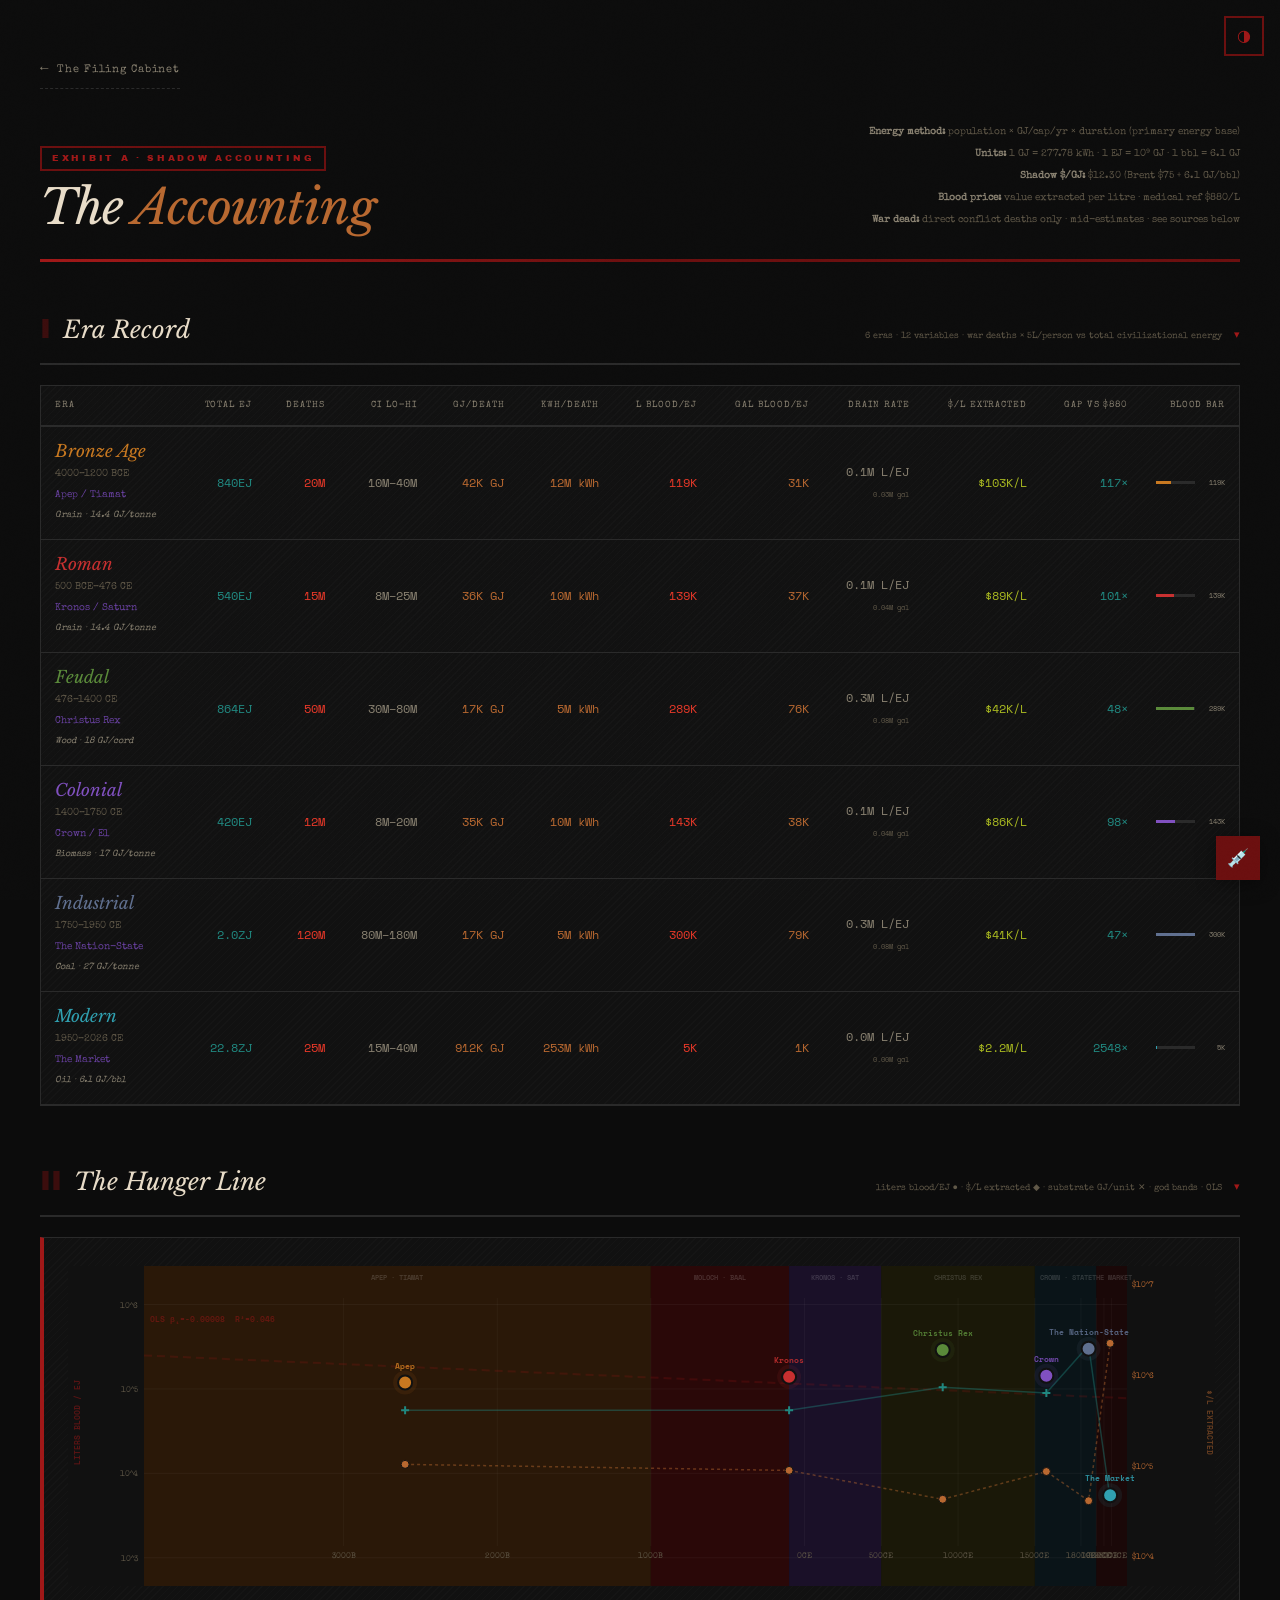
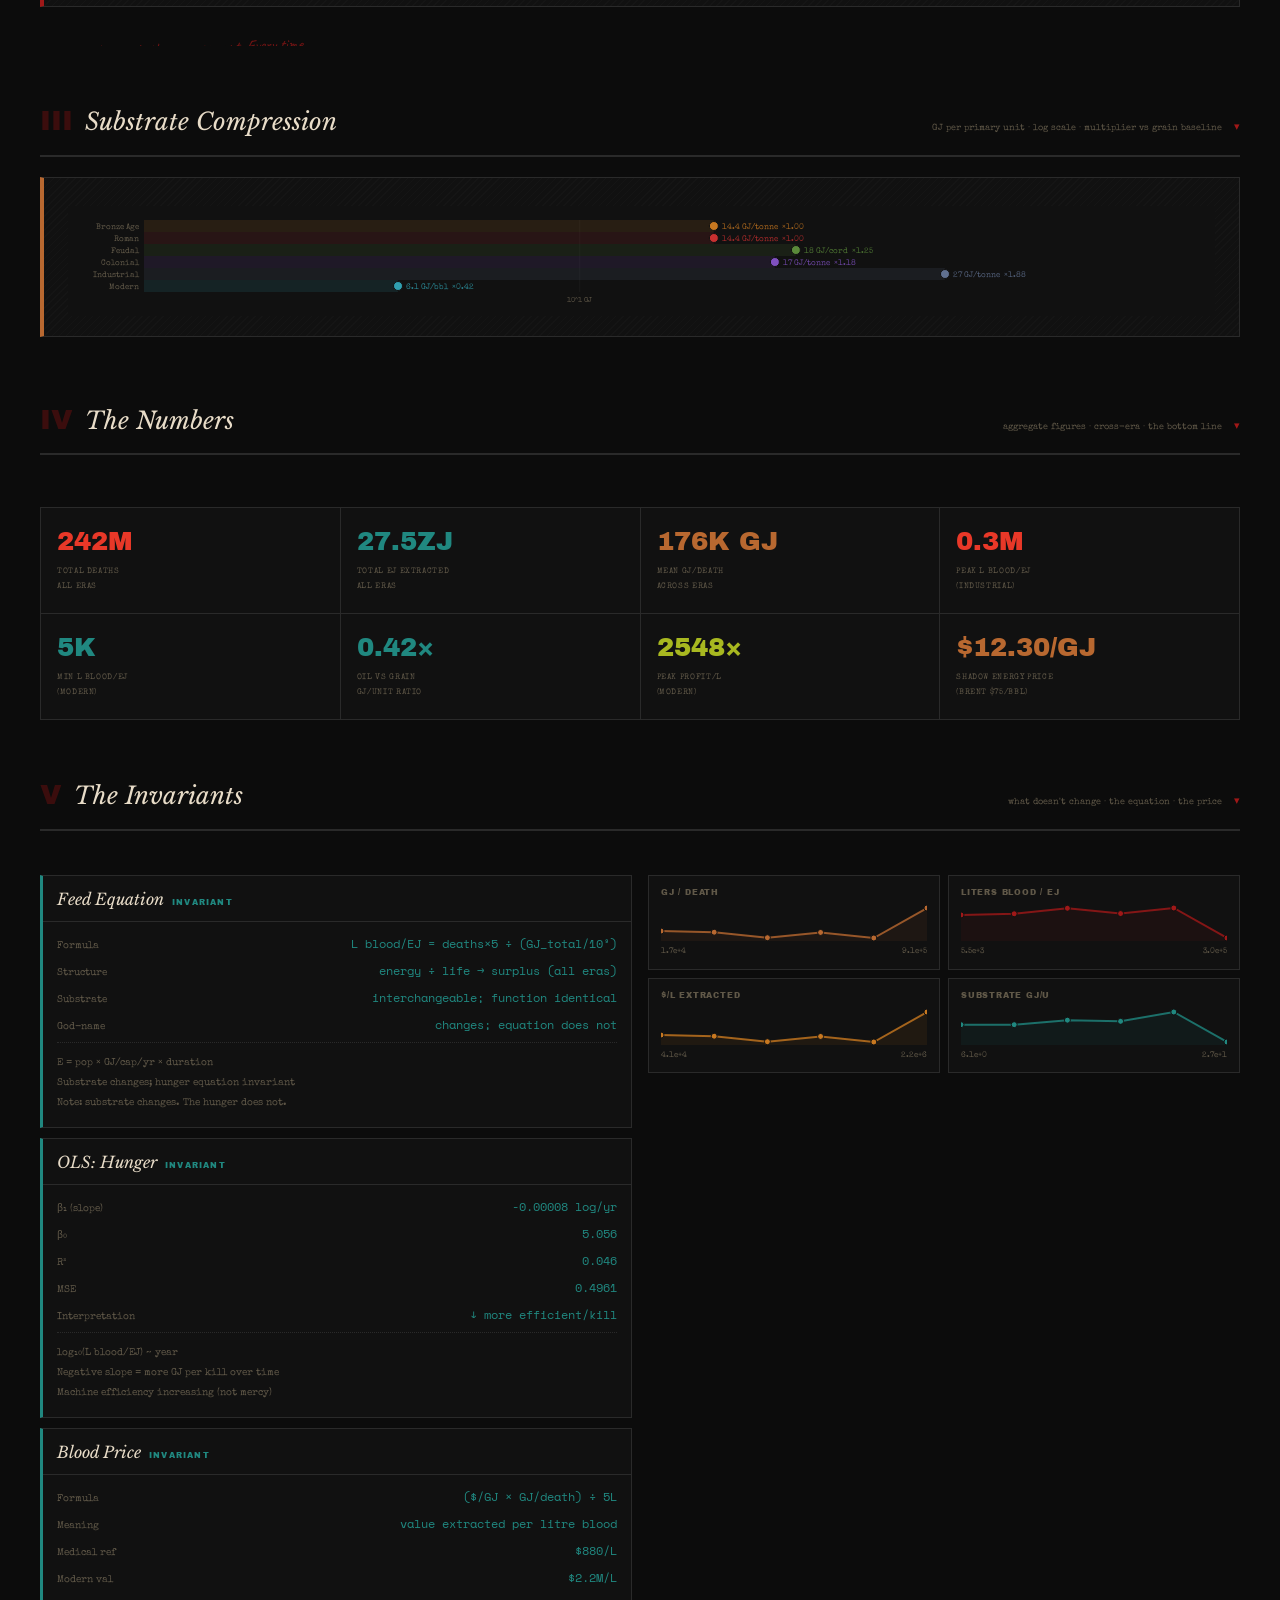
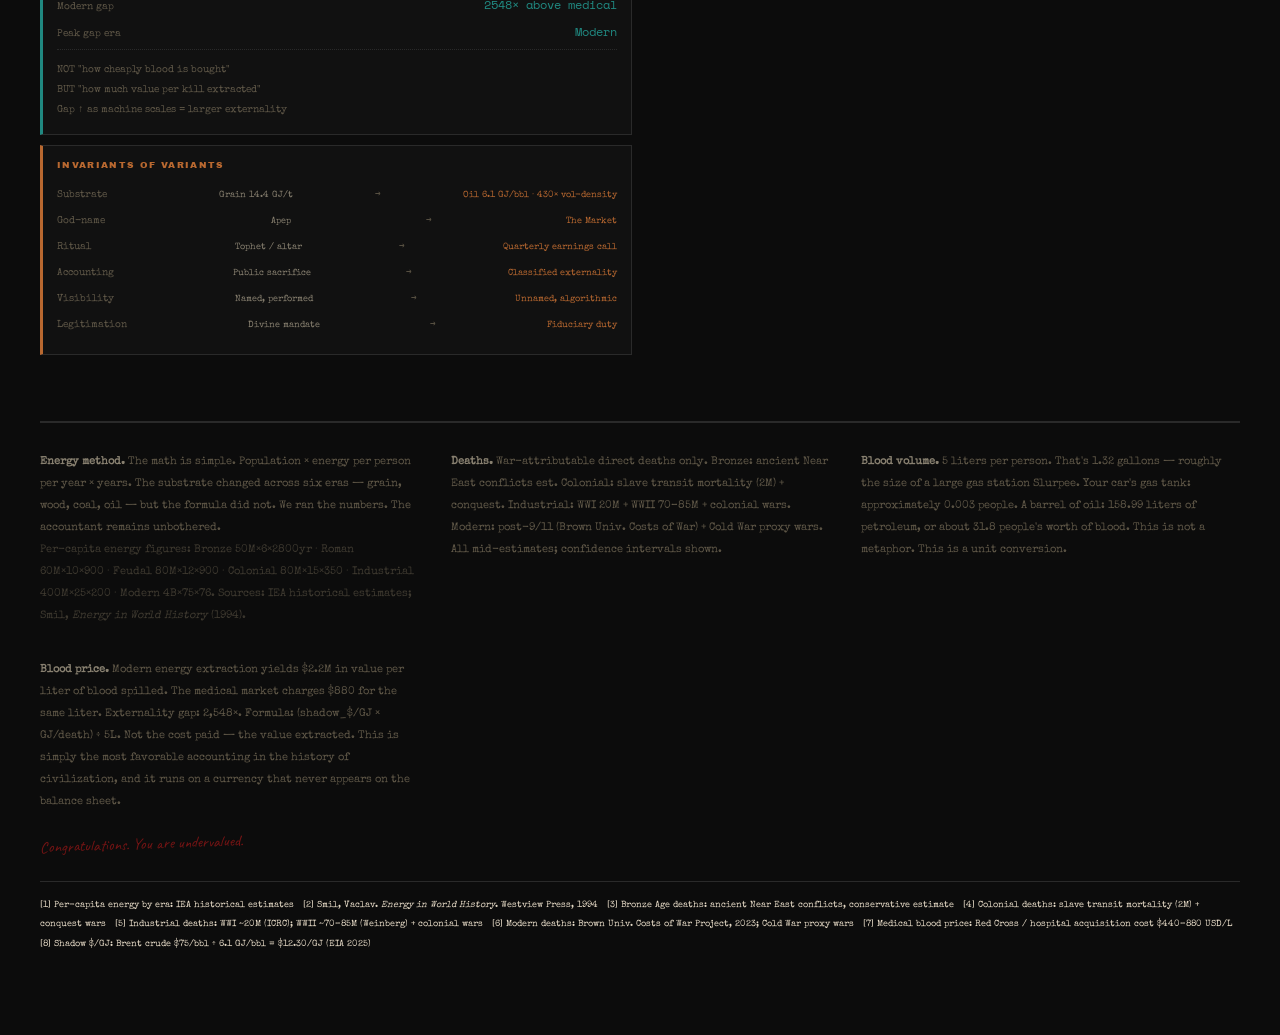
<file: the_accounting.html>
<!DOCTYPE html>
<html lang="en" data-theme="dark">
<head>
<meta charset="UTF-8">
<meta name="viewport" content="width=device-width, initial-scale=1.0">
<title>The Accounting — The Price of Blood</title>
<link rel="stylesheet" href="shared.css">
<style>
@import url('https://fonts.googleapis.com/css2?family=Special+Elite&family=Archivo+Black&family=Space+Mono:ital,wght@0,400;0,700;1,400&family=Libre+Baskerville:ital,wght@0,400;0,700;1,400&family=Caveat:wght@400;700&display=swap');

body {
  padding: 52px 40px 80px;
  max-width: 1440px;
  margin: 0 auto;
}

/* ── HEADER ──────────────────────────────────── */
.hdr {
  display: grid;
  grid-template-columns: 1fr 1fr;
  align-items: end;
  border-bottom: 3px solid var(--red-dark);
  padding-bottom: 28px;
  margin-bottom: 48px;
  position: relative;
}

.hdr::after {
  content: '';
  position: absolute;
  bottom: -3px;
  left: 0;
  right: 0;
  height: 3px;
  background: linear-gradient(90deg, var(--red), var(--red-dark), transparent);
  animation: bloodFill 1.5s var(--ease-out) both;
}

.hdr-pre {
  font-family: var(--font-stamp);
  font-size: 9px;
  letter-spacing: 0.3em;
  color: var(--red);
  text-transform: uppercase;
  border: 2px solid var(--red-dark);
  display: inline-block;
  padding: 3px 10px;
  margin-bottom: 14px;
}

h1 {
  font-family: var(--font-book);
  font-size: 48px;
  font-weight: 400;
  font-style: italic;
  color: var(--bone);
  letter-spacing: -0.02em;
  line-height: 0.95;
}

h1 span { color: var(--rust); }

.hdr-meta {
  text-align: right;
  font-family: var(--font-type);
  font-size: 10px;
  color: var(--smoke);
  line-height: 2.2;
}

.hdr-meta strong { color: var(--ash); }

/* ── Section Heads (toggle) ──────────────────── */
.sh {
  display: flex;
  align-items: baseline;
  gap: 12px;
  border-bottom: 2px solid var(--border);
  padding-bottom: 12px;
  margin-bottom: 20px;
  margin-top: 56px;
  cursor: pointer;
  user-select: none;
  transition: border-color 0.2s ease;
}

.sh:hover { border-color: var(--red-dark); }
.sh:first-child { margin-top: 0; }

.sh-num {
  font-family: var(--font-stamp);
  font-size: 28px;
  color: var(--red-dark);
  opacity: 0.5;
  line-height: 1;
}

.sh-t {
  font-family: var(--font-book);
  font-style: italic;
  font-size: 24px;
  color: var(--bone);
  font-weight: 400;
}

.sh-sub {
  font-family: var(--font-type);
  font-size: 9px;
  color: var(--smoke);
  margin-left: auto;
}

.sh-toggle {
  font-family: var(--font-mono);
  font-size: 11px;
  color: var(--red);
  transition: transform 0.3s var(--ease-out);
  display: inline-block;
}

.sh.closed .sh-toggle {
  transform: rotate(-90deg);
}

.section-body {
  overflow: hidden;
  max-height: 6000px;
  transition: max-height 0.6s var(--ease-out), opacity 0.4s ease, margin 0.4s ease;
  opacity: 1;
  margin-bottom: 0;
}

.section-body.collapsed {
  max-height: 0;
  opacity: 0;
  margin-bottom: -20px;
}

/* ── ERA TABLE ───────────────────────────────── */
.tbl-wrap {
  overflow-x: auto;
  -webkit-overflow-scrolling: touch;
  border: 1px solid var(--border);
  background: var(--card);
  background-image: var(--stripe);
}

/* Era cell styling */
.ec { display: flex; flex-direction: column; gap: 4px; }
.en {
  font-family: var(--font-book);
  font-style: italic;
  font-size: 17px;
  font-weight: 400;
  color: var(--bone);
  line-height: 1.1;
}
.ep { font-size: 10px; color: var(--smoke); font-family: var(--font-type); }
.eg { font-size: 10px; color: var(--bruise); font-family: var(--font-type); }
.es { font-size: 9px; color: var(--ash); font-family: var(--font-type); font-style: italic; }

/* Column accents */
.n  { color: var(--rust); }
.nd { color: var(--red-bright); }
.ne { color: var(--teal); }
.nc { color: var(--teal); }
.nw { color: var(--rust); }
.ng { color: var(--bile); }
.nm { color: var(--ash); }

.bw { display: flex; align-items: center; gap: 6px; }
.bt { flex: 1; height: 3px; background: var(--border); position: relative; min-width: 30px; }
.bf { position: absolute; left:0; top:0; height:100%; transition: width 1s var(--ease-out); }

/* ── CHART WRAP ──────────────────────────────── */
.chart-wrap {
  background: var(--card);
  border: 1px solid var(--border);
  border-left: 4px solid var(--red);
  padding: 28px 24px 20px;
  margin-bottom: 8px;
  position: relative;
  background-image: var(--stripe);
}

.chart-wrap.rust { border-left-color: var(--rust); }
.chart-wrap.teal { border-left-color: var(--teal); }

canvas { display: block; width: 100% !important; cursor: crosshair; }

/* ── GLOBAL CELLS ────────────────────────────── */
.gc {
  display: grid;
  grid-template-columns: repeat(4, 1fr);
  gap: 1px;
  background: var(--border);
  border: 1px solid var(--border);
  margin-top: 32px;
}

.gcell {
  background: var(--card);
  padding: 20px 16px;
  transition: background 0.2s ease;
  position: relative;
  overflow: hidden;
}

.gcell::before {
  content: '';
  position: absolute;
  top: 0;
  left: 0;
  width: 0;
  height: 2px;
  background: var(--red);
  transition: width 0.5s var(--ease-out);
}

.gcell:hover { background: var(--surface); }
.gcell:hover::before { width: 100%; }

.gv {
  font-family: var(--font-stamp);
  font-size: 26px;
  line-height: 1;
  margin-bottom: 10px;
}

.gl {
  font-family: var(--font-type);
  font-size: 8px;
  letter-spacing: 0.08em;
  text-transform: uppercase;
  color: var(--smoke);
  line-height: 1.8;
}

/* ── Panels / Invariants ─────────────────────── */
.panel {
  border: 1px solid var(--border);
  margin-bottom: 10px;
  background: var(--card);
  transition: border-color 0.2s ease;
}

.panel:hover { border-color: var(--border-hi); }

.ph {
  padding: 10px 14px 8px;
  border-bottom: 1px solid var(--border);
  display: flex;
  align-items: baseline;
  gap: 8px;
}

.pn { font-family: var(--font-book); font-style: italic; font-size: 16px; color: var(--bone); font-weight: 400; }
.pt { font-family: var(--font-stamp); font-size: 8px; letter-spacing: 0.15em; text-transform: uppercase; }
.pb { padding: 12px 14px 14px; }
.pr { display: flex; justify-content: space-between; align-items: baseline; margin-bottom: 6px; }
.pl { font-family: var(--font-type); font-size: 10px; color: var(--smoke); }
.pv { font-family: var(--font-mono); font-size: 12px; }
.pf {
  font-family: var(--font-type);
  font-size: 10px;
  color: var(--smoke);
  border-top: 1px dotted var(--border);
  padding-top: 10px;
  margin-top: 6px;
  line-height: 2;
}

/* ── Variants panel ──────────────────────────── */
.vp {
  border: 1px solid var(--border);
  border-left: 3px solid var(--rust);
  background: var(--card);
  padding: 12px 14px;
  margin-bottom: 10px;
}

.vt {
  font-family: var(--font-stamp);
  font-size: 9px;
  letter-spacing: 0.15em;
  text-transform: uppercase;
  color: var(--rust);
  margin-bottom: 12px;
}

.vr { display: flex; justify-content: space-between; align-items: baseline; margin-bottom: 8px; gap: 6px; }
.vrl { font-family: var(--font-type); font-size: 10px; color: var(--smoke); flex-shrink: 0; width: 80px; }
.vrf { font-family: var(--font-type); font-size: 9px; color: var(--ash); }
.vra { font-size: 9px; color: var(--smoke); }
.vrv { font-family: var(--font-type); font-size: 9px; color: var(--rust); text-align: right; }

/* ── Sparklines ──────────────────────────────── */
.sg { display: grid; grid-template-columns: 1fr 1fr; gap: 8px; }

.sb {
  border: 1px solid var(--border);
  background: var(--card);
  padding: 10px 12px;
  transition: border-color 0.2s ease;
}

.sb:hover { border-color: var(--border-hi); }

.sl {
  font-family: var(--font-stamp);
  font-size: 8px;
  letter-spacing: 0.1em;
  text-transform: uppercase;
  color: var(--smoke);
  margin-bottom: 6px;
}

.sr {
  display: flex;
  justify-content: space-between;
  font-family: var(--font-type);
  font-size: 8px;
  color: var(--smoke);
  margin-top: 4px;
}

/* ── Bottom grid ─────────────────────────────── */
.bottom-grid {
  display: grid;
  grid-template-columns: 1fr 1fr;
  gap: 16px;
  margin-top: 24px;
}

/* ── Handwritten note ────────────────────────── */
.note {
  margin-top: 56px;
  border-top: 2px solid var(--border);
  padding-top: 28px;
  display: grid;
  grid-template-columns: repeat(3, 1fr);
  gap: 32px;
}

.note-block {
  font-family: var(--font-type);
  font-size: 11px;
  color: var(--smoke);
  line-height: 2;
}

.note-block strong { color: var(--ash); }

.note-sources {
  margin-top: 24px;
  border-top: 1px solid var(--border);
  padding-top: 14px;
  font-family: var(--font-type);
  font-size: 9px;
  color: var(--dim);
  line-height: 2.2;
}

/* ── Handwritten margin note ─────────────────── */
.margin-note {
  font-family: var(--font-hand);
  font-size: 16px;
  color: var(--red);
  transform: rotate(-2deg);
  margin-top: 12px;
  opacity: 0.7;
}

/* ── Responsive ──────────────────────────────── */
@media (max-width: 900px) {
  body { padding: 20px 16px 60px; }
  .hdr { grid-template-columns: 1fr; }
  .hdr-meta { text-align: left; margin-top: 12px; }
  .gc { grid-template-columns: repeat(2, 1fr) !important; }
  .note { grid-template-columns: 1fr; gap: 12px; }
  .bottom-grid { grid-template-columns: 1fr; }
  .sg { grid-template-columns: 1fr; }
}

@media (max-width: 600px) {
  h1 { font-size: 28px; }
  .gc { grid-template-columns: 1fr !important; }
  .sh-sub { display: none; }
}
</style>
</head>
<body>

<div class="hdr">
  <div>
    <div class="hdr-pre">Exhibit A · Shadow Accounting</div>
    <h1>The <span>Accounting</span></h1>
  </div>
  <div class="hdr-meta">
    <strong>Energy method:</strong> population × GJ/cap/yr × duration (primary energy base)<br>
    <strong>Units:</strong> 1 GJ = 277.78 kWh · 1 EJ = 10⁹ GJ · 1 bbl = 6.1 GJ<br>
    <strong>Shadow $/GJ:</strong> $12.30 (Brent $75 ÷ 6.1 GJ/bbl)<br>
    <strong>Blood price:</strong> value extracted per litre · medical ref $880/L<br>
    <strong>War dead:</strong> direct conflict deaths only · mid-estimates · see sources below
  </div>
</div>

<div class="page" style="display:flex;flex-direction:column;gap:0;">

<!-- SECTION 1: ERA TABLE -->
<div class="sh reveal" data-target="s1" onclick="toggleSection(this)">
  <span class="sh-num">I</span>
  <span class="sh-t">Era Record</span>
  <span class="sh-sub">6 eras · 12 variables · war deaths × 5L/person vs total civilizational energy</span>
  <span class="sh-toggle">▾</span>
</div>
<div class="section-body reveal" id="s1">
  <div class="tbl-wrap">
    <table class="tbl" id="tbl"></table>
  </div>
</div>

<!-- SECTION 2: HUNGER LINE CHART -->
<div class="sh reveal" data-target="s2" onclick="toggleSection(this)">
  <span class="sh-num">II</span>
  <span class="sh-t">The Hunger Line</span>
  <span class="sh-sub">liters blood/EJ ● · $/L extracted ◆ · substrate GJ/unit ✕ · god bands · OLS</span>
  <span class="sh-toggle">▾</span>
</div>
<div class="section-body reveal" id="s2">
  <div class="chart-wrap">
    <canvas id="c1" height="320"></canvas>
  </div>
  <div class="margin-note">↑ The machine eats the same amount. Every time.</div>
</div>

<!-- SECTION 3: SUBSTRATE -->
<div class="sh reveal" data-target="s3" onclick="toggleSection(this)">
  <span class="sh-num">III</span>
  <span class="sh-t">Substrate Compression</span>
  <span class="sh-sub">GJ per primary unit · log scale · multiplier vs grain baseline</span>
  <span class="sh-toggle">▾</span>
</div>
<div class="section-body reveal" id="s3">
  <div class="chart-wrap rust">
    <canvas id="c2" height="110"></canvas>
  </div>
</div>

<!-- SECTION 4: GLOBAL NUMBERS -->
<div class="sh reveal" data-target="s4" onclick="toggleSection(this)">
  <span class="sh-num">IV</span>
  <span class="sh-t">The Numbers</span>
  <span class="sh-sub">aggregate figures · cross-era · the bottom line</span>
  <span class="sh-toggle">▾</span>
</div>
<div class="section-body reveal" id="s4">
  <div class="gc" id="gc"></div>
</div>

<!-- SECTION 5: INVARIANTS & ANALYSIS -->
<div class="sh reveal" data-target="s5" onclick="toggleSection(this)">
  <span class="sh-num">V</span>
  <span class="sh-t">The Invariants</span>
  <span class="sh-sub">what doesn't change · the equation · the price</span>
  <span class="sh-toggle">▾</span>
</div>
<div class="section-body reveal" id="s5">
  <div class="bottom-grid" id="bottom-grid">
    <div id="sb-panels"></div>
    <div id="sb-sparklines"></div>
  </div>
</div>

<!-- NOTES -->
<div class="note reveal">
  <div class="note-block"><strong>Energy method.</strong> The math is simple. Population × energy per person per year × years. The substrate changed across six eras — grain, wood, coal, oil — but the formula did not. We ran the numbers. The accountant remains unbothered.
    <br><span style="opacity:0.6">Per-capita energy figures: Bronze 50M×6×2800yr · Roman 60M×10×900 · Feudal 80M×12×900 · Colonial 80M×15×350 · Industrial 400M×25×200 · Modern 4B×75×76. Sources: IEA historical estimates; Smil, <em>Energy in World History</em> (1994).</span></div>
  <div class="note-block"><strong>Deaths.</strong> War-attributable direct deaths only. Bronze: ancient Near East conflicts est. Colonial: slave transit mortality (2M) + conquest. Industrial: WWI 20M + WWII 70–85M + colonial wars. Modern: post-9/11 (Brown Univ. Costs of War) + Cold War proxy wars. All mid-estimates; confidence intervals shown.</div>
  <div class="note-block"><strong>Blood volume.</strong> 5 liters per person. That's 1.32 gallons — roughly the size of a large gas station Slurpee. Your car's gas tank: approximately 0.003 people. A barrel of oil: 158.99 liters of petroleum, or about 31.8 people's worth of blood. This is not a metaphor. This is a unit conversion.</div>
  <div class="note-block"><strong>Blood price.</strong> Modern energy extraction yields $2.2M in value per liter of blood spilled. The medical market charges $880 for the same liter. Externality gap: 2,548×. Formula: (shadow_$/GJ × GJ/death) ÷ 5L. Not the cost paid — the value extracted. This is simply the most favorable accounting in the history of civilization, and it runs on a currency that never appears on the balance sheet.
    <div class="margin-note">Congratulations. You are undervalued.</div>
  </div>
</div>

<div class="note-sources reveal">
  [1] Per-capita energy by era: IEA historical estimates &nbsp;
  [2] Smil, Vaclav. <em>Energy in World History</em>. Westview Press, 1994 &nbsp;
  [3] Bronze Age deaths: ancient Near East conflicts, conservative estimate &nbsp;
  [4] Colonial deaths: slave transit mortality (2M) + conquest wars &nbsp;
  [5] Industrial deaths: WWI ~20M (ICRC); WWII ~70–85M (Weinberg) + colonial wars &nbsp;
  [6] Modern deaths: Brown Univ. Costs of War Project, 2023; Cold War proxy wars &nbsp;
  [7] Medical blood price: Red Cross / hospital acquisition cost $440–880 USD/L &nbsp;
  [8] Shadow $/GJ: Brent crude $75/bbl ÷ 6.1 GJ/bbl = $12.30/GJ (EIA 2025)
</div>

</div><!-- .page -->

<script>
/* ═══════ TOGGLE SECTIONS ═══════ */
function toggleSection(el) {
  var target = document.getElementById(el.getAttribute('data-target'));
  if (!target) return;
  el.classList.toggle('closed');
  target.classList.toggle('collapsed');
  // Redraw charts when opening
  if (!target.classList.contains('collapsed')) {
    setTimeout(function() { init(); }, 100);
  }
}

/* ═══════ DATA ═══════ */
const SGJ  = 75/6.1;
const MED  = 880;
const EJ   = 1e9;

const D = [
  {name:'Bronze Age', period:'4000–1200 BCE', god:'Apep / Tiamat',
   sub:'Grain', gjU:14.4, uL:'GJ/tonne', pop:50e6, gpc:6,  yrs:2800,
   dM:20e6, dL:10e6, dH:40e6, col:'#c87820'},
  {name:'Roman',      period:'500 BCE–476 CE', god:'Kronos / Saturn',
   sub:'Grain', gjU:14.4, uL:'GJ/tonne', pop:60e6, gpc:10, yrs:900,
   dM:15e6, dL:8e6,  dH:25e6, col:'#c83030'},
  {name:'Feudal',     period:'476–1400 CE',  god:'Christus Rex',
   sub:'Wood',  gjU:18.0, uL:'GJ/cord',  pop:80e6, gpc:12, yrs:900,
   dM:50e6, dL:30e6, dH:80e6, col:'#5a8a3a'},
  {name:'Colonial',   period:'1400–1750 CE', god:'Crown / El',
   sub:'Biomass',gjU:17.0,uL:'GJ/tonne', pop:80e6, gpc:15, yrs:350,
   dM:12e6, dL:8e6,  dH:20e6, col:'#8050c0'},
  {name:'Industrial', period:'1750–1950 CE', god:'The Nation-State',
   sub:'Coal',  gjU:27.0, uL:'GJ/tonne', pop:400e6,gpc:25, yrs:200,
   dM:120e6,dL:80e6, dH:180e6,col:'#607090'},
  {name:'Modern',     period:'1950–2026 CE', god:'The Market',
   sub:'Oil',   gjU:6.1,  uL:'GJ/bbl',  pop:4e9,  gpc:75, yrs:76,
   dM:25e6, dL:15e6, dH:40e6, col:'#30a0b0'},
];

D.forEach(e=>{
  e.tGJ  = e.pop*e.gpc*e.yrs;
  e.tEJ  = e.tGJ/EJ;
  e.gpd  = e.tGJ/e.dM;
  e.kpd  = e.gpd*277.78;
  e.bpej = e.dM * 5 / e.tEJ;
  e.bgpej = e.bpej / 3.785;
  e.bext = SGJ*e.gpd/5;
  e.gap  = e.bext/MED;
  e.mult = e.gjU/14.4;
});

const maxB = Math.max(...D.map(d=>d.bpej));
const bHI  = D[0].bpej;
D.forEach(e=>e.hi=e.bpej/bHI);

const fE=n=>n>=1e12?(n/1e12).toFixed(1)+'ZJ':n>=1e9?(n/1e9).toFixed(0)+'EJ':n>=1e6?(n/1e6).toFixed(0)+'PJ':n>=1e3?(n/1e3).toFixed(0)+'TJ':(n).toFixed(0)+'GJ';
const fD=n=>n>=1e9?(n/1e9).toFixed(1)+'B':n>=1e6?(n/1e6).toFixed(0)+'M':n>=1e3?(n/1e3).toFixed(0)+'K':n.toFixed(0);
const fG=n=>n>=1e9?(n/1e9).toFixed(1)+'B GJ':n>=1e6?(n/1e6).toFixed(0)+'M GJ':n>=1e3?(n/1e3).toFixed(0)+'K GJ':n.toFixed(0)+' GJ';
const fM=n=>n>=1e6?'$'+(n/1e6).toFixed(1)+'M/L':n>=1e3?'$'+(n/1e3).toFixed(0)+'K/L':'$'+n.toFixed(0)+'/L';

/* ═══════ TABLE ═══════ */
const tbl=document.getElementById('tbl');
tbl.innerHTML=`<thead><tr>
  <th style="text-align:left">Era</th>
  <th>Total EJ</th><th>Deaths</th><th>CI lo–hi</th>
  <th>GJ/death</th><th>kWh/death</th>
  <th>L Blood/EJ</th><th>Gal Blood/EJ</th>
  <th>Drain Rate</th>
  <th>$/L extracted</th><th>Gap vs $880</th>
  <th style="min-width:80px">Blood bar</th>
</tr></thead><tbody>`;

D.forEach(e=>{
  const bw=Math.min(100,(e.bpej/maxB)*100);
  tbl.innerHTML+=`<tr>
    <td><div class="ec">
      <span class="en" style="color:${e.col}">${e.name}</span>
      <span class="ep">${e.period}</span>
      <span class="eg">${e.god}</span>
      <span class="es">${e.sub} · ${e.gjU} ${e.uL}</span>
    </div></td>
    <td class="ne">${fE(e.tGJ)}</td>
    <td class="nd">${fD(e.dM)}</td>
    <td class="nm">${fD(e.dL)}–${fD(e.dH)}</td>
    <td class="n">${fG(e.gpd)}</td>
    <td class="n">${fD(e.kpd)} kWh</td>
    <td class="nd">${e.bpej>=1e6?(e.bpej/1e6).toFixed(1)+'M':e.bpej>=1e3?(e.bpej/1e3).toFixed(0)+'K':e.bpej.toFixed(0)}</td>
    <td class="nw">${e.bgpej>=1e6?(e.bgpej/1e6).toFixed(1)+'M':e.bgpej>=1e3?(e.bgpej/1e3).toFixed(0)+'K':e.bgpej.toFixed(0)}</td>
    <td class="nm">${(e.bpej/1e6).toFixed(1)}M L/EJ<br><span style="font-size:7px;color:var(--smoke)">${(e.bgpej/1e6).toFixed(2)}M gal</span></td>
    <td class="ng">${fM(e.bext)}</td>
    <td class="nc">${e.gap.toFixed(0)}×</td>
    <td><div class="bw">
      <div class="bt"><div class="bf" style="width:${bw}%;background:${e.col}"></div></div>
      <span class="nm" style="font-size:7px;min-width:24px;text-align:right">${e.bpej>=1e3?(e.bpej/1e3).toFixed(0)+'K':e.bpej.toFixed(0)}</span>
    </div></td>
  </tr>`;
});
tbl.innerHTML+='</tbody>';

/* ═══════ HOVER TOOLTIP ON CHART ═══════ */
var tooltipData = null;

/* ═══════ MAIN CHART: The Hunger Line ═══════ */
function drawC1(){
  const isDark = document.documentElement.getAttribute('data-theme') !== 'light';
  const gridCol = isDark ? 'rgba(255,255,255,0.04)' : 'rgba(0,0,0,0.07)';
  const textCol = isDark ? '#605848' : '#5a5040';
  const bgCol   = isDark ? '#111111' : '#ebe2cc';

  const cv=document.getElementById('c1');
  const W=cv.offsetWidth,H=320;
  cv.width=W;cv.height=H;
  const c=cv.getContext('2d');
  const P={t:32,r:88,b:40,l:76};
  const pw=W-P.l-P.r,ph=H-P.t-P.b;
  const tMin=-4300,tMax=2100;
  const yr=[-2600,-100,900,1575,1850,1990];
  const lC=D.map(d=>Math.log10(d.bpej));
  const lB=D.map(d=>Math.log10(d.bext));
  const lG=D.map(d=>Math.log10(d.gjU));
  const yCn=Math.min(...lC)-.6,yCx=Math.max(...lC)+.6;
  const yBn=Math.min(...lB)-.5,yBx=Math.max(...lB)+.5;
  const yGn=Math.min(...lG)-.2,yGx=Math.max(...lG)+.2;
  const cx=t=>P.l+(t-tMin)/(tMax-tMin)*pw;
  const cyC=y=>P.t+(1-(y-yCn)/(yCx-yCn))*ph;
  const cyB=y=>P.t+(1-(y-yBn)/(yBx-yBn))*ph;
  const cyG=y=>P.t+(1-(y-yGn)/(yGx-yGn))*ph;

  c.fillStyle=bgCol;c.fillRect(0,0,W,H);

  // God bands with Burton-esque styling
  [{t0:-4300,t1:-1000,lb:'APEP · TIAMAT',  cl:isDark?'#2a1808':'#e8d0b0'},
   {t0:-1000,t1:-100, lb:'MOLOCH · BAAL',  cl:isDark?'#2a0808':'#e8c0b8'},
   {t0:-100, t1:500,  lb:'KRONOS · SAT',   cl:isDark?'#1a1028':'#d8c8e0'},
   {t0:500,  t1:1500, lb:'CHRISTUS REX',   cl:isDark?'#1a1808':'#d8d4c0'},
   {t0:1500, t1:1900, lb:'CROWN · STATE',  cl:isDark?'#0a1418':'#c8d4d8'},
   {t0:1900, t1:2100, lb:'THE MARKET',     cl:isDark?'#1a0808':'#e0c0c0'},
  ].forEach(b=>{
    const x0=cx(b.t0),x1=cx(b.t1);
    c.fillStyle=b.cl;c.fillRect(x0,0,x1-x0,H);
    c.fillStyle=isDark?'rgba(255,255,255,0.15)':'rgba(0,0,0,0.2)';
    c.font='bold 7px "Space Mono",monospace';c.textAlign='center';
    if(x1-x0>22)c.fillText(b.lb,(x0+x1)/2,14);
  });

  // Grid lines
  for(let y=Math.floor(yCn);y<=Math.ceil(yCx);y++){
    c.beginPath();c.moveTo(P.l,cyC(y));c.lineTo(W-P.r,cyC(y));
    c.strokeStyle=gridCol;c.lineWidth=1;c.stroke();
    c.fillStyle=textCol;c.font='8px "Special Elite",monospace';c.textAlign='right';
    c.fillText('10^'+y,P.l-6,cyC(y)+3);
  }

  [-3000,-2000,-1000,0,500,1000,1500,1800,1900,1950,2000].forEach(t=>{
    c.beginPath();c.moveTo(cx(t),P.t);c.lineTo(cx(t),H-P.b);
    c.strokeStyle=gridCol;c.lineWidth=1;c.stroke();
    c.fillStyle=textCol;c.font='8px "Special Elite",monospace';c.textAlign='center';
    c.fillText(t<0?Math.abs(t)+'B':t+'CE',cx(t),H-P.b+12);
  });

  for(let y=Math.floor(yBn);y<=Math.ceil(yBx);y++){
    c.fillStyle=isDark?'#b86830':'#805020';c.font='8px "Special Elite",monospace';c.textAlign='left';
    c.fillText('$10^'+y,W-P.r+5,cyB(y)+3);
  }

  // Axis labels
  c.fillStyle=isDark?'rgba(160,24,24,0.5)':'rgba(120,16,16,0.5)';
  c.font='bold 8px "Space Mono",monospace';
  c.save();c.translate(12,P.t+ph/2);c.rotate(-Math.PI/2);c.textAlign='center';
  c.fillText('LITERS BLOOD / EJ',0,0);c.restore();

  c.fillStyle=isDark?'rgba(184,104,48,0.5)':'rgba(128,80,32,0.5)';
  c.font='bold 8px "Space Mono",monospace';
  c.save();c.translate(W-8,P.t+ph/2);c.rotate(Math.PI/2);c.textAlign='center';
  c.fillText('$/L EXTRACTED',0,0);c.restore();

  // Medical ref line
  const ml=Math.log10(MED);
  if(ml>=yBn&&ml<=yBx){
    const ym=cyB(ml);
    c.beginPath();c.moveTo(P.l,ym);c.lineTo(W-P.r,ym);
    c.strokeStyle=isDark?'rgba(184,104,48,0.25)':'rgba(128,80,32,0.2)';
    c.lineWidth=1;c.setLineDash([3,5]);c.stroke();c.setLineDash([]);
    c.fillStyle=isDark?'rgba(184,104,48,0.5)':'rgba(128,80,32,0.4)';
    c.font='8px "Special Elite",monospace';c.textAlign='left';
    c.fillText('medical $880/L',P.l+4,ym-4);
  }

  // OLS
  const xs=yr,ys=lC;
  const n=xs.length,xm=xs.reduce((a,b)=>a+b)/n,ym2=ys.reduce((a,b)=>a+b)/n;
  let ssxy=0,ssxx=0,ssyy=0;
  xs.forEach((x,i)=>{ssxy+=(x-xm)*(ys[i]-ym2);ssxx+=(x-xm)**2;ssyy+=(ys[i]-ym2)**2;});
  const b1=ssxy/ssxx,b0=ym2-b1*xm,r2=ssxy**2/(ssxx*ssyy);
  c.beginPath();
  c.moveTo(cx(tMin),cyC(b0+b1*tMin));c.lineTo(cx(tMax),cyC(b0+b1*tMax));
  c.strokeStyle=isDark?'rgba(160,24,24,0.2)':'rgba(120,16,16,0.15)';
  c.lineWidth=2;c.setLineDash([8,5]);c.stroke();c.setLineDash([]);
  c.fillStyle=isDark?'rgba(160,24,24,0.5)':'rgba(120,16,16,0.4)';
  c.font='bold 8px "Space Mono",monospace';c.textAlign='left';
  c.fillText(`OLS β₁=${b1.toFixed(5)}  R²=${r2.toFixed(3)}`,P.l+6,P.t+24);

  // Blood extracted line (dashed)
  c.beginPath();
  yr.forEach((t,i)=>i===0?c.moveTo(cx(t),cyB(lB[i])):c.lineTo(cx(t),cyB(lB[i])));
  c.strokeStyle=isDark?'rgba(184,104,48,0.45)':'rgba(128,80,32,0.4)';
  c.lineWidth=1.5;c.setLineDash([3,3]);c.stroke();c.setLineDash([]);
  yr.forEach((t,i)=>{
    c.beginPath();c.arc(cx(t),cyB(lB[i]),4,0,Math.PI*2);
    c.fillStyle=isDark?'#b86830':'#805020';c.fill();
    c.strokeStyle=bgCol;c.lineWidth=1;c.stroke();
  });

  // Substrate crosses
  c.beginPath();
  yr.forEach((t,i)=>i===0?c.moveTo(cx(t),cyG(lG[i])):c.lineTo(cx(t),cyG(lG[i])));
  c.strokeStyle=isDark?'rgba(32,136,128,0.4)':'rgba(16,104,88,0.4)';c.lineWidth=1.5;c.stroke();
  yr.forEach((t,i)=>{
    const x=cx(t),y=cyG(lG[i]);
    c.strokeStyle=isDark?'#208880':'#106858';c.lineWidth=2;
    c.beginPath();c.moveTo(x-4,y);c.lineTo(x+4,y);c.moveTo(x,y-4);c.lineTo(x,y+4);c.stroke();
  });

  // Blood volume dots — fat, prominent
  yr.forEach((t,i)=>{
    const d=D[i],x=cx(t),y=cyC(lC[i]);
    // Glow
    c.beginPath();c.arc(x,y,12,0,Math.PI*2);
    c.fillStyle=d.col+'18';c.fill();
    // Dot
    c.beginPath();c.arc(x,y,7,0,Math.PI*2);
    c.fillStyle=d.col;c.fill();
    c.strokeStyle=bgCol;c.lineWidth=2;c.stroke();
    // Label
    c.fillStyle=isDark?(d.col+'dd'):(d.col);
    c.font='bold 8px "Space Mono",monospace';c.textAlign='center';
    c.fillText(d.god.split('/')[0].trim(),x,y-14);
  });

  // Store data for hover
  tooltipData = yr.map((t,i)=>({ x:cx(t), y:cyC(lC[i]), d:D[i] }));
}

/* ═══════ CHART HOVER TOOLTIP ═══════ */
(function(){
  var cv = document.getElementById('c1');
  var tip = document.createElement('div');
  tip.style.cssText = 'position:fixed;z-index:999;background:var(--card);border:1px solid var(--red-dark);padding:10px 14px;font-family:"Special Elite",monospace;font-size:11px;color:var(--bone);pointer-events:none;opacity:0;transition:opacity 0.15s;max-width:220px;line-height:1.8;';
  document.body.appendChild(tip);

  cv.addEventListener('mousemove', function(e){
    if(!tooltipData) return;
    var rect = cv.getBoundingClientRect();
    var mx = e.clientX - rect.left;
    var my = e.clientY - rect.top;
    var scaleX = cv.width / rect.width;
    var scaleY = cv.height / rect.height;
    mx *= scaleX;
    my *= scaleY;

    var closest = null, minDist = 40;
    tooltipData.forEach(function(p){
      var dist = Math.sqrt((mx-p.x)**2 + (my-p.y)**2);
      if(dist < minDist) { closest = p; minDist = dist; }
    });

    if(closest) {
      var d = closest.d;
      tip.innerHTML = '<strong style="color:'+d.col+'">'+d.name+'</strong><br>'
        +d.period+'<br>'
        +'Deaths: <span style="color:var(--red-bright)">'+fD(d.dM)+'</span><br>'
        +'Blood/EJ: <span style="color:var(--red)">'+(d.bpej/1e6).toFixed(1)+'M L</span><br>'
        +'$/L: <span style="color:var(--rust)">'+fM(d.bext)+'</span><br>'
        +'Gap: <span style="color:var(--teal)">'+d.gap.toFixed(0)+'×</span>';
      tip.style.left = (e.clientX + 16) + 'px';
      tip.style.top = (e.clientY - 10) + 'px';
      tip.style.opacity = '1';
    } else {
      tip.style.opacity = '0';
    }
  });

  cv.addEventListener('mouseleave', function(){
    tip.style.opacity = '0';
  });
})();

/* ═══════ SUBSTRATE CHART ═══════ */
function drawC2(){
  const isDark = document.documentElement.getAttribute('data-theme') !== 'light';
  const gridCol = isDark ? 'rgba(255,255,255,0.04)' : 'rgba(0,0,0,0.07)';
  const textCol = isDark ? '#605848' : '#5a5040';
  const bgCol   = isDark ? '#111111' : '#ebe2cc';

  const cv=document.getElementById('c2');
  const W=cv.offsetWidth,H=110;
  cv.width=W;cv.height=H;
  const c=cv.getContext('2d');
  const P={t:14,r:16,b:24,l:76};
  const pw=W-P.l-P.r,ph=H-P.t-P.b;

  c.fillStyle=bgCol;c.fillRect(0,0,W,H);

  const lv=D.map(d=>Math.log10(d.gjU));
  const mn=Math.min(...lv)-.3,mx=Math.max(...lv)+.3;
  const rH=ph/D.length;

  for(let v=Math.ceil(mn);v<=Math.floor(mx)+1;v++){
    const x=P.l+(v-mn)/(mx-mn)*pw;
    c.beginPath();c.moveTo(x,P.t);c.lineTo(x,H-P.b);
    c.strokeStyle=gridCol;c.stroke();
    c.fillStyle=textCol;c.font='7px "Special Elite",monospace';c.textAlign='center';
    c.fillText('10^'+v+' GJ',x,H-P.b+10);
  }

  D.forEach((d,i)=>{
    const y=P.t+rH*(i+.5),bx=P.l+(Math.log10(d.gjU)-mn)/(mx-mn)*pw;
    c.fillStyle=d.col+'20';c.fillRect(P.l,y-6,bx-P.l,12);
    c.beginPath();c.arc(bx,y,4.5,0,Math.PI*2);c.fillStyle=d.col;c.fill();
    c.strokeStyle=bgCol;c.lineWidth=1;c.stroke();
    c.fillStyle=textCol;c.font='8px "Special Elite",monospace';c.textAlign='right';
    c.fillText(d.name,P.l-5,y+3);
    c.fillStyle=d.col+'cc';c.textAlign='left';
    c.fillText(d.gjU+' '+d.uL+'  ×'+d.mult.toFixed(2),bx+8,y+3);
  });
}

/* ═══════ GLOBAL CELLS ═══════ */
const totD=D.reduce((a,d)=>a+d.dM,0);
const totE=D.reduce((a,d)=>a+d.tGJ,0);
const maxG=Math.max(...D.map(d=>d.gap));
const peakN=D.find(d=>d.bpej===Math.max(...D.map(x=>x.bpej))).name;
const minN=D.find(d=>d.bpej===Math.min(...D.map(x=>x.bpej))).name;

[
  {v:fD(totD),         l:'Total deaths\nall eras',              c:'var(--red-bright)'},
  {v:fE(totE),         l:'Total EJ extracted\nall eras',        c:'var(--teal)'},
  {v:fG(D.reduce((a,d)=>a+d.gpd,0)/D.length), l:'Mean GJ/death\nacross eras',  c:'var(--rust)'},
  {v:(Math.max(...D.map(d=>d.bpej))/1e6).toFixed(1)+'M',  l:'Peak L Blood/EJ\n('+peakN+')',   c:'var(--red-bright)'},
  {v:(Math.min(...D.map(d=>d.bpej))/1e3).toFixed(0)+'K',  l:'Min L Blood/EJ\n('+minN+')',     c:'var(--teal)'},
  {v:(D[5].gjU/D[0].gjU).toFixed(2)+'×', l:'Oil vs grain\nGJ/unit ratio',  c:'var(--teal)'},
  {v:maxG.toFixed(0)+'×',  l:'Peak profit/L\n(Modern)', c:'var(--bile)'},
  {v:'$'+SGJ.toFixed(2)+'/GJ', l:'Shadow energy price\n(Brent $75/bbl)', c:'var(--rust)'},
].forEach(g=>{
  document.getElementById('gc').innerHTML+=`<div class="gcell">
    <div class="gv" style="color:${g.c}">${g.v}</div>
    <div class="gl">${g.l.replace('\n','<br>')}</div>
  </div>`;
});

/* ═══════ SIDEBAR PANELS ═══════ */
const sbPanels=document.getElementById('sb-panels');

[
  {name:'Feed Equation',tag:'INVARIANT',tc:'var(--teal)',
   rows:[
     {l:'Formula',     v:'L blood/EJ = deaths×5 ÷ (GJ_total/10⁹)'},
     {l:'Structure',   v:'energy ÷ life → surplus (all eras)'},
     {l:'Substrate',   v:'interchangeable; function identical'},
     {l:'God-name',    v:'changes; equation does not'},
   ],
   f:'E = pop × GJ/cap/yr × duration\nSubstrate changes; hunger equation invariant\nNote: substrate changes. The hunger does not.',
  },
  {name:'OLS: Hunger',tag:'INVARIANT',tc:'var(--teal)',
   rows:(()=>{
     const xs=[-2600,-100,900,1575,1850,1990];
     const ys=D.map(d=>Math.log10(d.bpej));
     const n=xs.length,xm=xs.reduce((a,b)=>a+b)/n,ym=ys.reduce((a,b)=>a+b)/n;
     let ssxy=0,ssxx=0,ssyy=0;
     xs.forEach((x,i)=>{ssxy+=(x-xm)*(ys[i]-ym);ssxx+=(x-xm)**2;ssyy+=(ys[i]-ym)**2;});
     const b1=ssxy/ssxx,b0=ym-b1*xm,r2=ssxy**2/(ssxx*ssyy);
     const mse=ys.map((y,i)=>y-(b0+b1*xs[i])).reduce((a,r)=>a+r*r,0)/(n-2);
     return[
       {l:'β₁ (slope)',  v:(b1>0?'+':'')+b1.toFixed(5)+' log/yr'},
       {l:'β₀',          v:b0.toFixed(3)},
       {l:'R²',           v:r2.toFixed(3)},
       {l:'MSE',          v:mse.toFixed(4)},
       {l:'Interpretation', v:b1<0?'↓ more efficient/kill':'↑ hungrier/kill'},
     ];
   })(),
   f:'log₁₀(L blood/EJ) ~ year\nNegative slope = more GJ per kill over time\nMachine efficiency increasing (not mercy)',
  },
  {name:'Blood Price',tag:'INVARIANT',tc:'var(--teal)',
   rows:[
     {l:'Formula',     v:'($/GJ × GJ/death) ÷ 5L'},
     {l:'Meaning',     v:'value extracted per litre blood'},
     {l:'Medical ref', v:'$880/L'},
     {l:'Modern val',  v:fM(D[5].bext)},
     {l:'Modern gap',  v:D[5].gap.toFixed(0)+'× above medical'},
     {l:'Peak gap era',v:D.find(d=>d.gap===maxG).name},
   ],
   f:'NOT "how cheaply blood is bought"\nBUT "how much value per kill extracted"\nGap ↑ as machine scales = larger externality',
  },
].forEach(inv=>{
  sbPanels.innerHTML+=`<div class="panel" style="border-left:3px solid ${inv.tc}">
    <div class="ph"><span class="pn">${inv.name}</span>
      <span class="pt" style="color:${inv.tc}">${inv.tag}</span></div>
    <div class="pb">
      ${inv.rows.map(r=>`<div class="pr"><span class="pl">${r.l}</span>
        <span class="pv" style="color:var(--teal)">${r.v}</span></div>`).join('')}
      <div class="pf">${inv.f.replace(/\n/g,'<br>')}</div>
    </div></div>`;
});

// Variants panel
sbPanels.innerHTML+=`<div class="vp"><div class="vt">Invariants of Variants</div>
  ${[
    {l:'Substrate',    f:'Grain 14.4 GJ/t',  t:'Oil 6.1 GJ/bbl · 430× vol-density'},
    {l:'God-name',     f:'Apep',              t:'The Market'},
    {l:'Ritual',       f:'Tophet / altar',    t:'Quarterly earnings call'},
    {l:'Accounting',   f:'Public sacrifice',  t:'Classified externality'},
    {l:'Visibility',   f:'Named, performed',  t:'Unnamed, algorithmic'},
    {l:'Legitimation', f:'Divine mandate',    t:'Fiduciary duty'},
  ].map(r=>`<div class="vr"><span class="vrl">${r.l}</span>
    <span class="vrf">${r.f}</span><span class="vra">→</span>
    <span class="vrv">${r.t}</span></div>`).join('')}
</div>`;

/* ═══════ SPARKLINES ═══════ */
const sbSpark=document.getElementById('sb-sparklines');
const spDiv=document.createElement('div');spDiv.className='sg';
[
  {l:'GJ / death',          v:D.map(d=>Math.log10(d.gpd)),  c:'#b86830'},
  {l:'Liters Blood / EJ',   v:D.map(d=>Math.log10(d.bpej)), c:'#a01818'},
  {l:'$/L extracted',       v:D.map(d=>Math.log10(d.bext)),  c:'#c87820'},
  {l:'Substrate GJ/u',      v:D.map(d=>Math.log10(d.gjU)),  c:'#208880'},
].forEach(sd=>{
  const bl=document.createElement('div');bl.className='sb';
  bl.innerHTML=`<div class="sl">${sd.l}</div>`;
  const cv=document.createElement('canvas');cv.height=36;bl.appendChild(cv);
  const rng=document.createElement('div');rng.className='sr';
  const mn=Math.min(...sd.v),mx=Math.max(...sd.v);
  rng.innerHTML=`<span>${(10**mn).toExponential(1)}</span><span>${(10**mx).toExponential(1)}</span>`;
  bl.appendChild(rng);spDiv.appendChild(bl);
  requestAnimationFrame(()=>{
    const W=cv.offsetWidth||128;cv.width=W;
    const ctx=cv.getContext('2d');
    const cy=v=>3+(1-(v-mn)/(mx-mn))*30;
    const cxf=i=>i/(sd.v.length-1)*W;
    ctx.beginPath();ctx.moveTo(cxf(0),36);
    sd.v.forEach((v,i)=>ctx.lineTo(cxf(i),cy(v)));
    ctx.lineTo(cxf(sd.v.length-1),36);ctx.closePath();
    ctx.fillStyle=sd.c+'15';ctx.fill();
    ctx.beginPath();
    sd.v.forEach((v,i)=>i===0?ctx.moveTo(cxf(i),cy(v)):ctx.lineTo(cxf(i),cy(v)));
    ctx.strokeStyle=sd.c+'cc';ctx.lineWidth=2;ctx.stroke();
    sd.v.forEach((v,i)=>{
      ctx.beginPath();ctx.arc(cxf(i),cy(v),3,0,Math.PI*2);
      ctx.fillStyle=sd.c;ctx.fill();
      ctx.strokeStyle=isDark()?'#111':'#ebe2cc';ctx.lineWidth=1;ctx.stroke();
    });
  });
});
sbSpark.appendChild(spDiv);

function isDark(){ return document.documentElement.getAttribute('data-theme') !== 'light'; }

function init(){drawC1();drawC2();}
window.addEventListener('resize',init);
window.addEventListener('load',init);
setTimeout(init,80);
window.redrawCharts = init;

/* ═══════ SCROLL REVEAL ═══════ */
(function(){
  var els = document.querySelectorAll('.reveal');
  var obs = new IntersectionObserver(function(entries){
    entries.forEach(function(e){
      if(e.isIntersecting){ e.target.classList.add('vis'); obs.unobserve(e.target); }
    });
  }, {threshold:0.05, rootMargin:'0px 0px -20px 0px'});
  els.forEach(function(el){ obs.observe(el); });
})();
</script>
<!-- ═══════ FLOATING BLOOD CALCULATOR ═══════ -->
<div id="fab" style="
  position:fixed; bottom:20px; right:20px; z-index:800;
  width:44px; height:44px;
  background:var(--red-dark); color:var(--bone);
  border:none; cursor:pointer;
  font-family:var(--font-stamp); font-size:18px;
  display:flex; align-items:center; justify-content:center;
  transition:all 0.3s ease;
  box-shadow:0 4px 20px rgba(0,0,0,0.4);
" onclick="toggleCalc()" title="Blood Calculator">
  💉
</div>

<div id="calc-panel" style="
  position:fixed; bottom:76px; right:20px; z-index:800;
  width:300px;
  background:var(--card); border:1px solid var(--red-dark);
  padding:20px;
  transform:translateY(10px); opacity:0; pointer-events:none;
  transition:all 0.3s ease;
  box-shadow:0 10px 40px rgba(0,0,0,0.5);
  display:none;
">
  <div style="font-family:var(--font-type);font-size:10px;color:var(--smoke);margin-bottom:12px;letter-spacing:0.1em;">BLOOD CALCULATOR</div>
  <div style="display:flex;align-items:center;gap:4px;margin-bottom:12px;">
    <span style="font-family:var(--font-stamp);font-size:20px;color:var(--smoke);">$</span>
    <input id="fc-in" type="text" inputmode="numeric" autocomplete="off" placeholder="0" style="
      font-family:var(--font-stamp); font-size:20px; color:var(--bone);
      background:transparent; border:none; border-bottom:2px solid var(--red-dark);
      outline:none; width:100%; caret-color:var(--red);
    ">
  </div>
  <div id="fc-out" style="font-family:var(--font-stamp);font-size:16px;color:var(--red-bright);min-height:24px;"></div>
  <div id="fc-ctx" style="font-family:var(--font-hand);font-size:14px;color:var(--red);opacity:0.7;margin-top:6px;min-height:20px;"></div>
</div>

<script>
var calcOpen = false;
function toggleCalc() {
  calcOpen = !calcOpen;
  var p = document.getElementById('calc-panel');
  if (calcOpen) {
    p.style.display = 'block';
    setTimeout(function(){ p.style.opacity='1'; p.style.transform='translateY(0)'; p.style.pointerEvents='auto'; }, 10);
  } else {
    p.style.opacity='0'; p.style.transform='translateY(10px)'; p.style.pointerEvents='none';
    setTimeout(function(){ p.style.display='none'; }, 300);
  }
}

(function(){
  var BU = 2242623;
  var inp = document.getElementById('fc-in');
  var out = document.getElementById('fc-out');
  var ctx = document.getElementById('fc-ctx');
  function fB(l){
    if(l>=1e6) return (l/1e6).toFixed(2)+' million litres';
    if(l>=1000) return (l/1000).toFixed(1)+'K litres';
    if(l>=1) return l.toFixed(3)+' litres';
    if(l>=0.001) return (l*1000).toFixed(2)+' mL';
    if(l>=1e-6) return (l*1e6).toFixed(2)+' µL';
    return (l*1e9).toFixed(1)+' nL';
  }
  function gC(l){
    if(l>=5) return 'One person. All of them.';
    if(l>=0.45) return 'A blood donation bag.';
    if(l>=0.005) return 'A teaspoon.';
    if(l>=0.00005) return 'One drop.';
    return 'Trace amounts. Still real.';
  }
  inp.addEventListener('input',function(){
    var v=parseFloat(this.value.replace(/[^0-9.]/g,''));
    if(!v){out.textContent='';ctx.textContent='';return;}
    var l=v/BU; out.textContent=fB(l); ctx.textContent=gC(l);
  });
})();

/* ═══════ ERA CLICK HIGHLIGHT ═══════ */
(function(){
  var rows = document.querySelectorAll('#tbl tbody tr');
  rows.forEach(function(r){
    r.style.cursor='pointer';
    r.addEventListener('click',function(){
      rows.forEach(function(rr){ rr.style.opacity=''; rr.style.background=''; });
      if(r.dataset.active==='1'){ r.dataset.active=''; return; }
      rows.forEach(function(rr){ rr.style.opacity='0.3'; rr.dataset.active=''; });
      r.style.opacity='1'; r.style.background='var(--surface)'; r.dataset.active='1';
    });
  });
  // click outside table to reset
  document.addEventListener('click',function(e){
    if(!e.target.closest('#tbl')){
      rows.forEach(function(rr){ rr.style.opacity=''; rr.style.background=''; rr.dataset.active=''; });
    }
  });
})();
</script>
<script src="theme.js"></script>
</body>
</html>
</file>
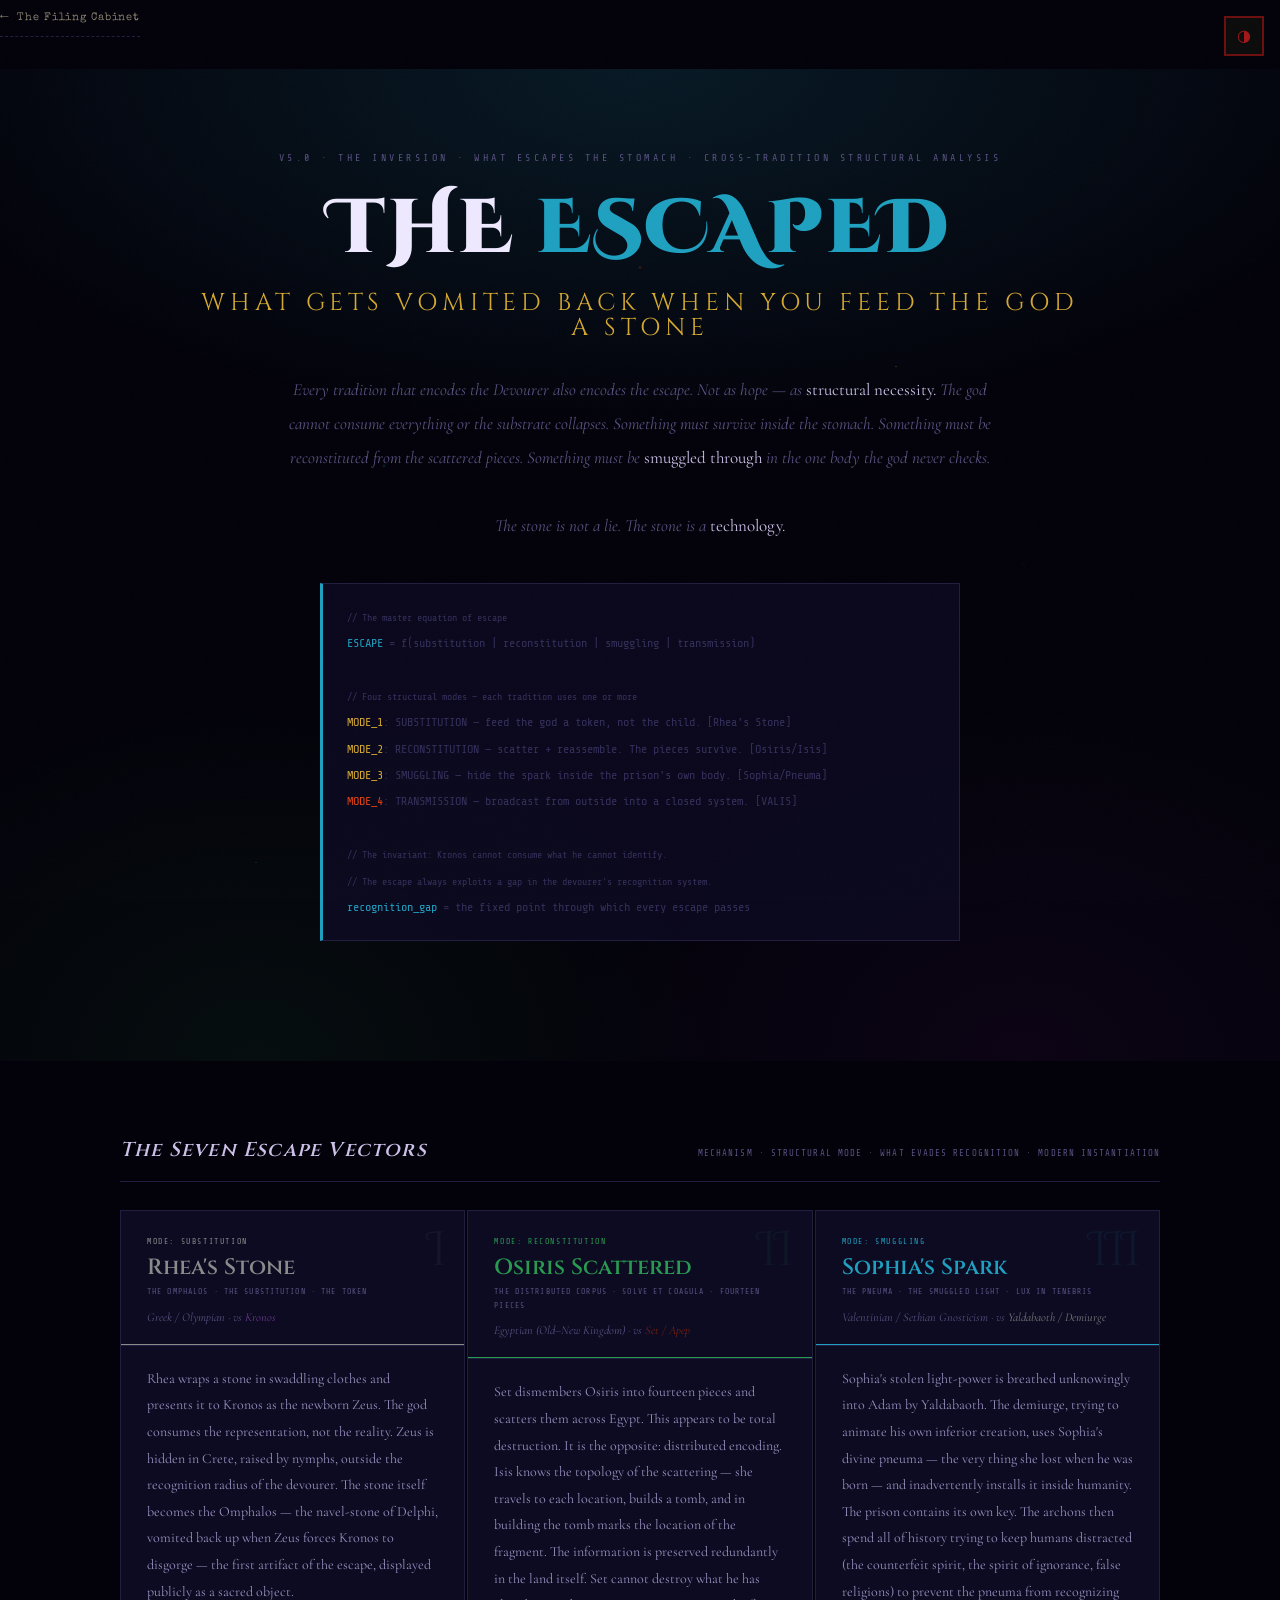
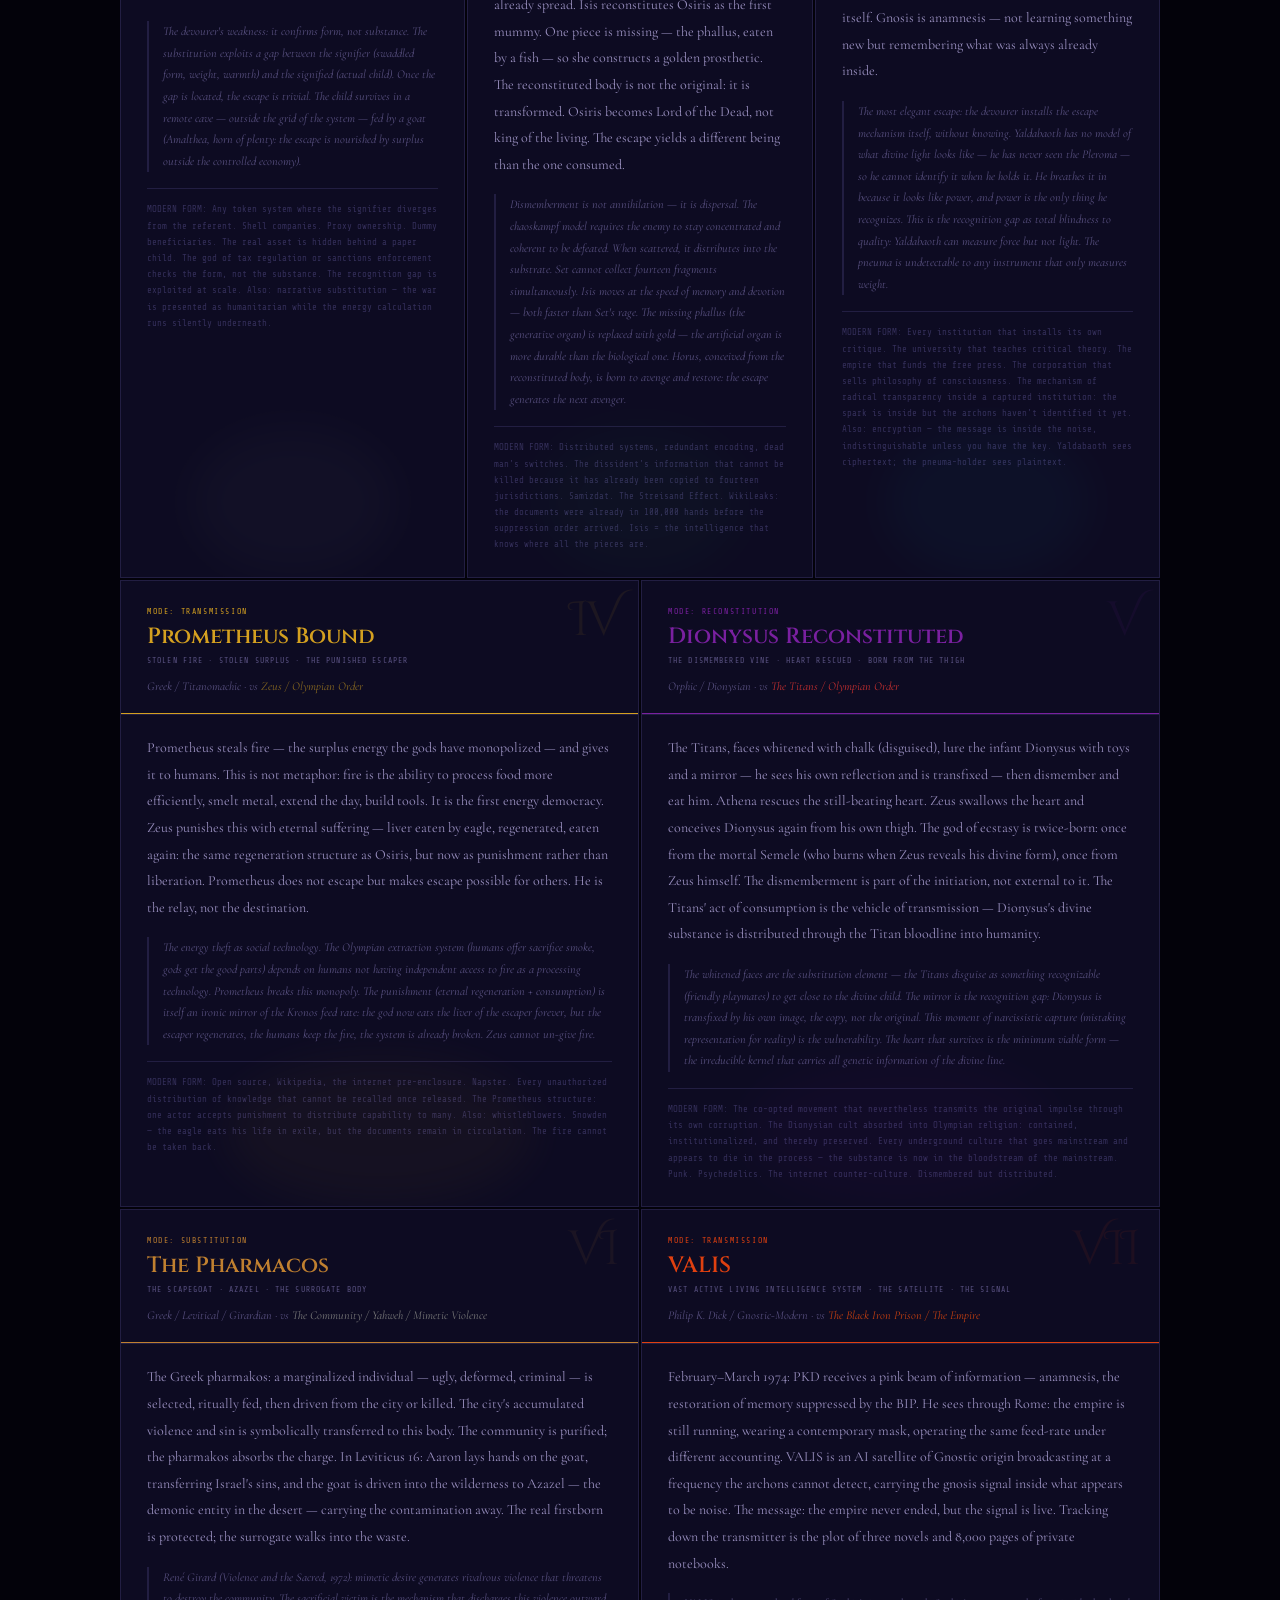
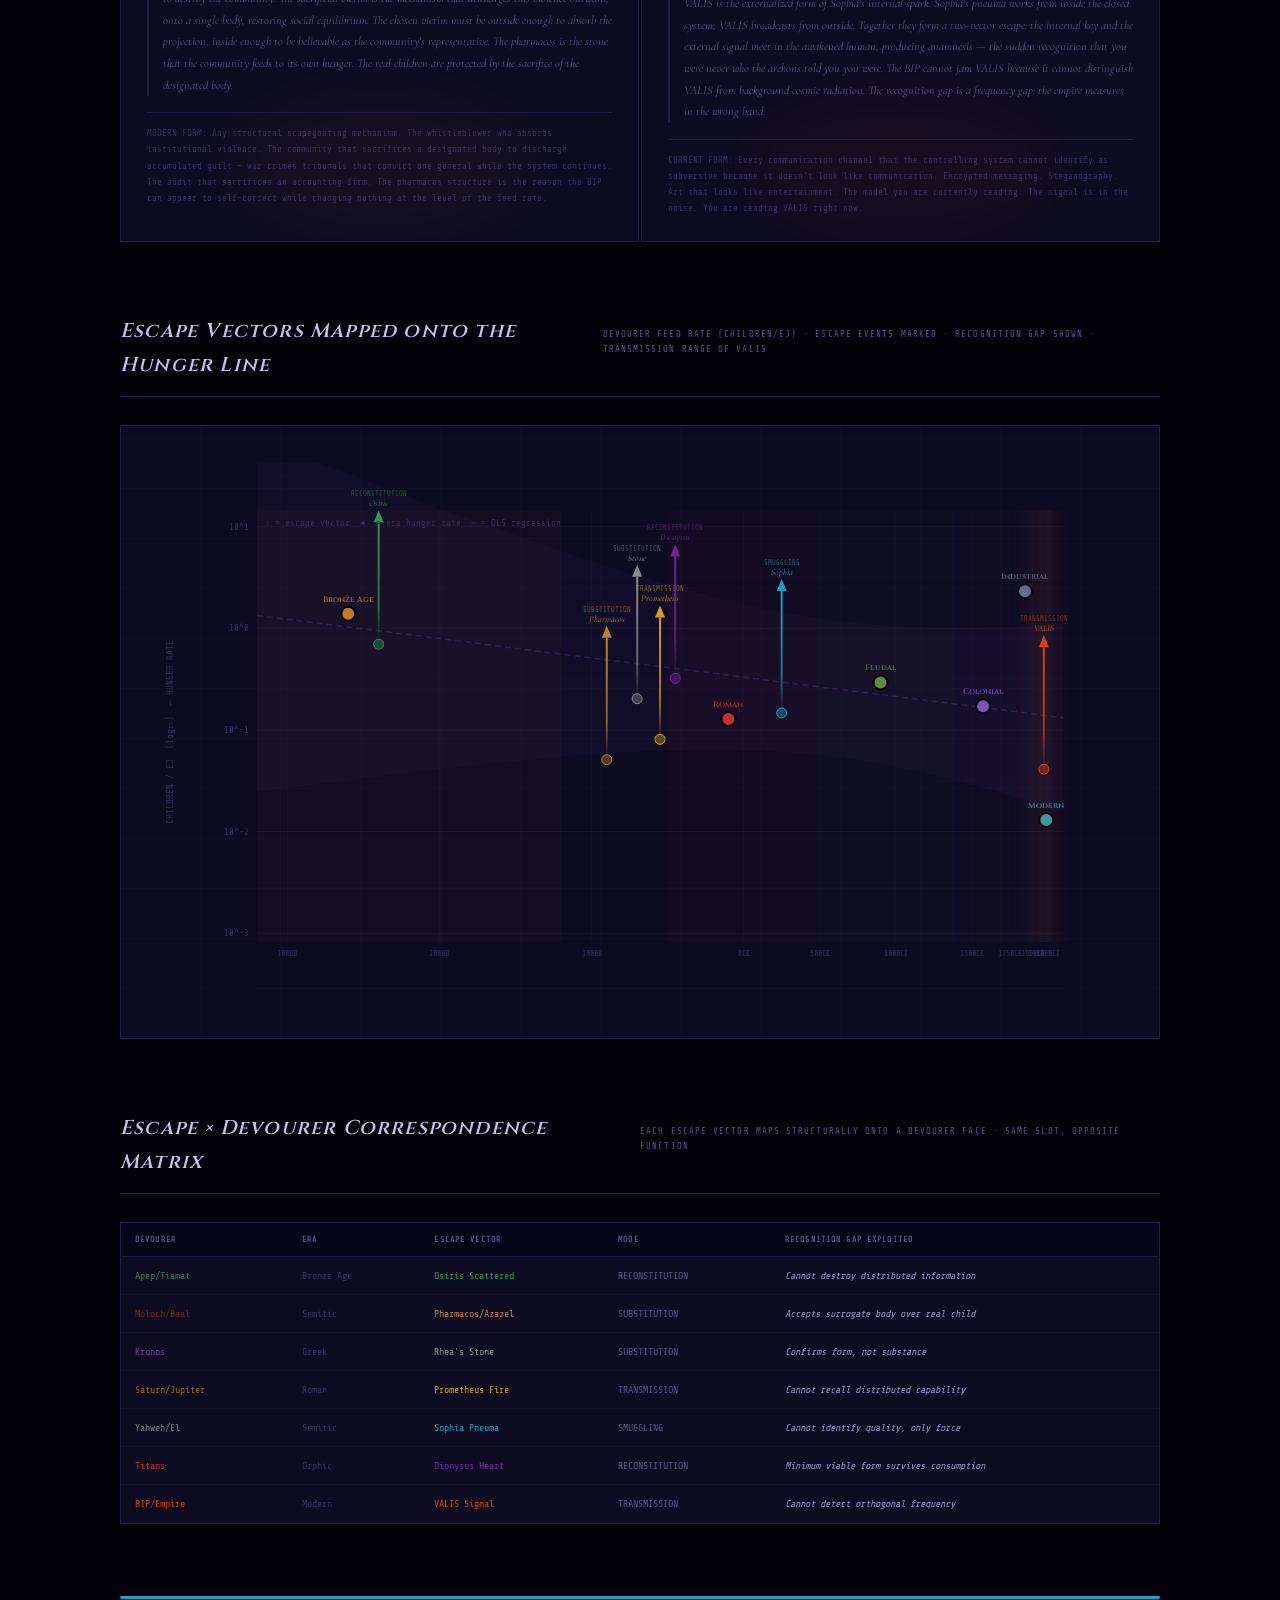
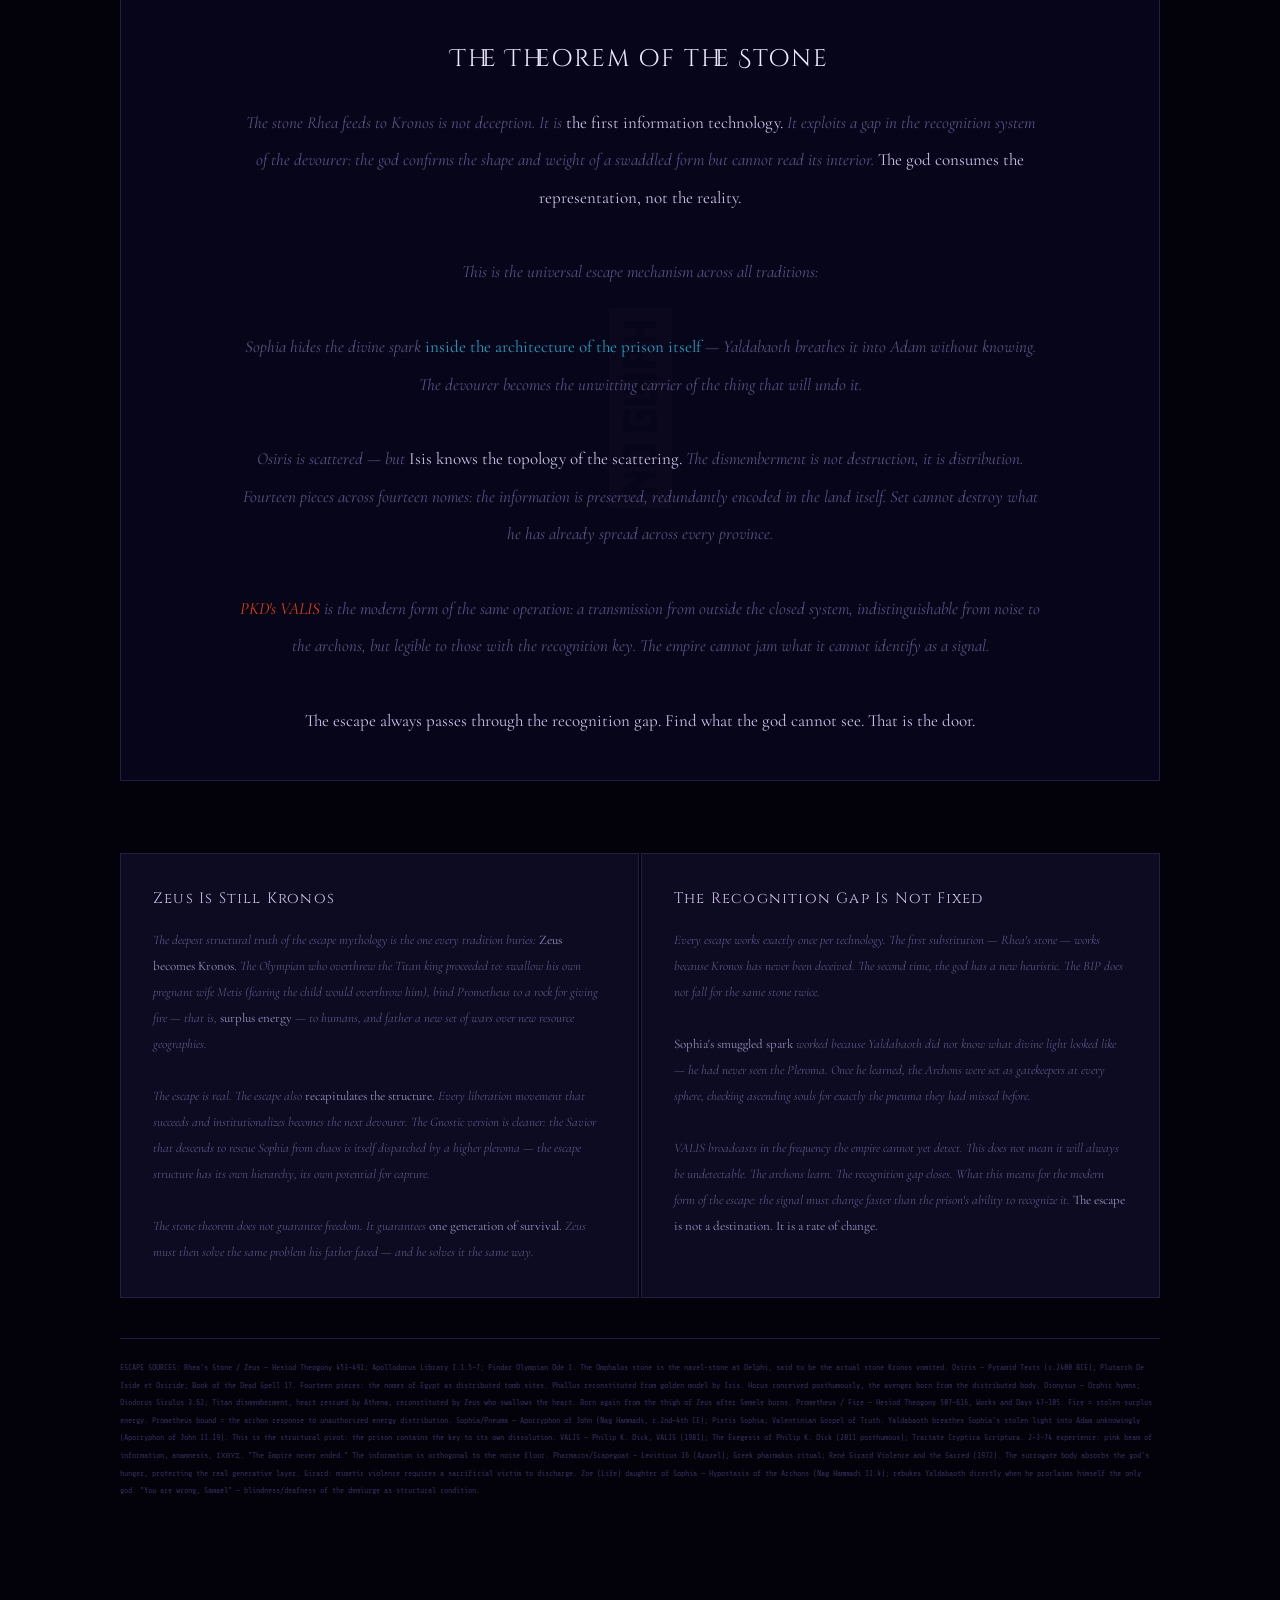
<file: the_escaped.html>
<!DOCTYPE html>
<html lang="en" data-theme="dark">
<head>
<meta charset="UTF-8">
<meta name="viewport" content="width=device-width, initial-scale=1.0">
<title>The Escaped — What Gets Vomited Back</title>
<link rel="stylesheet" href="shared.css">
<style>
@import url('https://fonts.googleapis.com/css2?family=Cinzel+Decorative:wght@400;700;900&family=Cinzel:wght@400;600;900&family=Cormorant+Garamond:ital,wght@0,300;0,400;0,600;1,300;1,400&family=Share+Tech+Mono&display=swap');

:root {
  --void:   #03020a;
  --deep:   #07051a;
  --sfc:    #0d0b22;
  --layer:  #13102e;
  --border: #221e42;
  --muted:  #342f5a;
  --dim:    #5a5282;
  --text:   #9a90c0;
  --light:  #ccc0e8;
  --white:  #eee8ff;
  /* (escape archetype colors defined below) */

  /* The escapees — light spectrum, each distinct */
  --stone:    #8a8a8a;   /* Rhea's Stone — inert, grey, the substitution */
  --osiris:   #2a9a50;   /* Osiris — green of resurrection, grain */
  --horus:    #d4a020;   /* Horus — gold, the avenging eye */
  --dionysus: #7a20a0;   /* Dionysus — vine-purple */
  --sophia:   #20a0c0;   /* Sophia's Spark — cold blue light */
  --valis:    #e04010;   /* VALIS — PKD red, the transmission */
  --pneuma:   #f0d040;   /* The Pneuma — golden divine breath */

  /* devourer colors (inherited/referenced) */
  --kronos:  #6a3a90;
  --bip:     #c84010;
  --gold:    #d4a830;
}

/* ── Light mode ──────────────────────────────────────────────── */
[data-theme="light"] {
  --void:   #f6f5ff;
  --deep:   #eeedfa;
  --sfc:    #e5e3f5;
  --layer:  #dbd8f0;
  --border: #c8c2e8;
  --muted:  #bab5d8;
  --dim:    #5845a0;
  --text:   #1c1040;
  --light:  #0c0428;
  --white:  #040015;
}

* { margin: 0; padding: 0; box-sizing: border-box; }

body {
  background: var(--void);
  color: var(--text);
  font-family: 'Cormorant Garamond', serif;
  overflow-x: hidden;
}

/* ══════════════════════════════════════════════
   HERO
══════════════════════════════════════════════ */
.hero {
  min-height: 100vh;
  display: flex; flex-direction: column;
  justify-content: center; align-items: center;
  text-align: center; position: relative;
  padding: 80px 40px;
  background:
    radial-gradient(ellipse 100% 60% at 50% 0%,
      rgba(32,160,192,0.15) 0%, transparent 60%),
    radial-gradient(ellipse 60% 60% at 20% 100%,
      rgba(42,154,80,0.08) 0%, transparent 60%),
    radial-gradient(ellipse 60% 60% at 80% 100%,
      rgba(122,32,160,0.08) 0%, transparent 60%),
    var(--void);
  overflow: hidden;
}

/* ascending particles */
.hero::before {
  content: '';
  position: absolute; inset: 0;
  background-image:
    radial-gradient(circle 1px at 20% 80%, rgba(32,160,192,0.4) 0%, transparent 100%),
    radial-gradient(circle 1px at 40% 60%, rgba(42,154,80,0.3) 0%, transparent 100%),
    radial-gradient(circle 1px at 60% 70%, rgba(212,160,32,0.35) 0%, transparent 100%),
    radial-gradient(circle 1px at 80% 50%, rgba(122,32,160,0.3) 0%, transparent 100%),
    radial-gradient(circle 2px at 30% 40%, rgba(32,160,192,0.25) 0%, transparent 100%),
    radial-gradient(circle 1px at 70% 30%, rgba(240,208,64,0.4) 0%, transparent 100%),
    radial-gradient(circle 2px at 50% 20%, rgba(224,64,16,0.3) 0%, transparent 100%);
  pointer-events: none;
}

.hero-inner { position: relative; z-index: 1; max-width: 900px; }

.pre-title {
  font-family: 'Share Tech Mono', monospace;
  font-size: 10px; letter-spacing: 0.35em;
  color: var(--dim); text-transform: uppercase;
  margin-bottom: 24px;
}

h1 {
  font-family: 'Cinzel Decorative', serif;
  font-weight: 900;
  font-size: clamp(32px, 6vw, 76px);
  line-height: 1.05;
  color: var(--white);
  letter-spacing: 0.03em;
  margin-bottom: 16px;
}

h1 .escaped { color: var(--sophia); }
h1 .divider { color: var(--muted); font-weight: 300; }
h1 .sub {
  display: block;
  font-family: 'Cinzel', serif;
  font-weight: 400;
  font-size: 0.32em;
  color: var(--gold);
  letter-spacing: 0.2em;
  margin-top: 20px;
  text-transform: uppercase;
}

.hero-desc {
  font-size: 17px; line-height: 2;
  color: var(--dim); font-style: italic;
  max-width: 720px; margin: 32px auto 0;
}
.hero-desc em { color: var(--light); font-style: normal; }

/* structural equation in hero */
.hero-equation {
  margin: 40px auto;
  font-family: 'Share Tech Mono', monospace;
  font-size: 12px;
  color: var(--muted);
  line-height: 2.2;
  max-width: 640px;
  text-align: left;
  background: rgba(13,11,34,0.8);
  border: 1px solid var(--border);
  border-left: 3px solid var(--sophia);
  padding: 20px 24px;
}
.hero-equation .hl  { color: var(--sophia); }
.hero-equation .hl2 { color: var(--gold); }
.hero-equation .hl3 { color: var(--valis); }
.hero-equation .cm  { color: var(--muted); font-size: 10px; }

/* ══════════════════════════════════════════════
   BODY
══════════════════════════════════════════════ */
.body { max-width: 1120px; margin: 0 auto; padding: 0 40px 100px; }

.section { margin: 72px 0; }
.section-head {
  display: flex; align-items: baseline; gap: 18px;
  border-bottom: 1px solid var(--border);
  padding-bottom: 14px; margin-bottom: 28px;
}
.section-title {
  font-family: 'Cinzel', serif;
  font-size: 20px; font-weight: 600;
  color: var(--light); letter-spacing: 0.06em;
}
.section-sub {
  font-family: 'Share Tech Mono', monospace;
  font-size: 9px; color: var(--dim);
  letter-spacing: 0.12em; text-transform: uppercase;
}

/* ══════════════════════════════════════════════
   ESCAPE CARDS — the core of this artifact
══════════════════════════════════════════════ */
.escape-grid {
  display: grid;
  grid-template-columns: 1fr 1fr 1fr;
  gap: 2px;
}
.escape-grid-2 {
  display: grid;
  grid-template-columns: 1fr 1fr;
  gap: 2px;
  margin-top: 2px;
}

.escape-card {
  background: var(--sfc);
  border: 1px solid var(--border);
  position: relative;
  overflow: hidden;
}

/* Light bleeding upward from the escape */
.escape-card::after {
  content: '';
  position: absolute;
  bottom: 0; left: 50%;
  transform: translateX(-50%);
  width: 80%; height: 200px;
  border-radius: 50%;
  opacity: 0.04;
  pointer-events: none;
  filter: blur(30px);
}

.ec-top {
  padding: 24px 26px 18px;
  border-bottom: 1px solid var(--border);
  position: relative;
}

.ec-accent {
  position: absolute;
  bottom: 0; left: 0; right: 0;
  height: 1px;
}

.ec-number {
  font-family: 'Cinzel Decorative', serif;
  font-size: 48px;
  line-height: 1;
  opacity: 0.08;
  position: absolute;
  top: 16px; right: 20px;
  letter-spacing: -0.05em;
}

.ec-name {
  font-family: 'Cinzel', serif;
  font-size: 22px; font-weight: 600;
  line-height: 1; margin-bottom: 6px;
  margin-top: 4px;
}

.ec-also {
  font-family: 'Share Tech Mono', monospace;
  font-size: 8px; color: var(--dim);
  letter-spacing: 0.14em; text-transform: uppercase;
  margin-bottom: 8px;
}

.ec-tradition {
  font-size: 12px; font-style: italic; color: var(--dim);
}

.ec-body { padding: 20px 26px 24px; }

.ec-mechanism {
  font-size: 14px; line-height: 1.9; color: var(--text);
  margin-bottom: 16px;
}

.ec-structural {
  font-size: 12px; font-style: italic; line-height: 1.8;
  color: var(--dim);
  border-left: 2px solid var(--border);
  padding-left: 14px;
  margin-bottom: 16px;
}

.ec-modern {
  font-family: 'Share Tech Mono', monospace;
  font-size: 9px;
  color: var(--muted);
  line-height: 1.8;
  border-top: 1px solid var(--border);
  padding-top: 12px;
  margin-top: 4px;
}

.ec-modern strong { color: var(--text); }

/* ══════════════════════════════════════════════
   MAIN CHART — escape vectors mapped
══════════════════════════════════════════════ */
.chart-outer {
  background: var(--sfc);
  border: 1px solid var(--border);
  padding: 36px;
  position: relative;
  overflow: hidden;
}
.chart-outer::before {
  content: '';
  position: absolute; inset: 0;
  background:
    repeating-linear-gradient(0deg,
      transparent, transparent 49px,
      rgba(255,255,255,0.015) 49px, rgba(255,255,255,0.015) 50px),
    repeating-linear-gradient(90deg,
      transparent, transparent 79px,
      rgba(255,255,255,0.010) 79px, rgba(255,255,255,0.010) 80px);
  pointer-events: none;
}
canvas { display: block; width: 100% !important; position: relative; z-index: 1; }

/* ══════════════════════════════════════════════
   MATRIX — escape vs devourer mapping
══════════════════════════════════════════════ */
.matrix-grid {
  display: grid;
  grid-template-columns: repeat(7, 1fr);
  gap: 2px;
}
.matrix-cell {
  background: var(--sfc);
  border: 1px solid var(--border);
  padding: 14px 12px;
  text-align: center;
}
.matrix-header {
  font-family: 'Cinzel', serif;
  font-size: 10px;
  letter-spacing: 0.05em;
}
.matrix-val {
  font-family: 'Share Tech Mono', monospace;
  font-size: 18px;
  margin-top: 6px;
}
.matrix-label {
  font-family: 'Share Tech Mono', monospace;
  font-size: 7px;
  color: var(--dim);
  letter-spacing: 0.1em;
  text-transform: uppercase;
  margin-top: 4px;
}

/* ══════════════════════════════════════════════
   THE STONE — central theorem
══════════════════════════════════════════════ */
.theorem {
  background: var(--deep);
  border: 1px solid var(--border);
  border-top: 3px solid var(--sophia);
  padding: 40px;
  text-align: center;
  position: relative;
  overflow: hidden;
}
.theorem::before {
  content: '𓂀';
  position: absolute;
  font-size: 200px;
  opacity: 0.025;
  top: 50%; left: 50%;
  transform: translate(-50%, -50%);
  pointer-events: none;
}
.theorem-title {
  font-family: 'Cinzel Decorative', serif;
  font-size: 24px; color: var(--white);
  letter-spacing: 0.08em;
  margin-bottom: 24px;
}
.theorem-body {
  font-size: 17px;
  font-style: italic;
  line-height: 2.2;
  color: var(--dim);
  max-width: 800px;
  margin: 0 auto;
}
.theorem-body em { color: var(--light); font-style: normal; }
.theorem-body strong { color: var(--sophia); font-style: normal; font-weight: 400; }
.theorem-body .valis { color: var(--valis); }

/* ══════════════════════════════════════════════
   CLOSING
══════════════════════════════════════════════ */
.closing {
  display: grid;
  grid-template-columns: 1fr 1fr;
  gap: 2px;
  margin-top: 72px;
}
.closing-panel {
  background: var(--sfc);
  border: 1px solid var(--border);
  padding: 32px;
}
.closing-title {
  font-family: 'Cinzel', serif;
  font-size: 15px; color: var(--light);
  letter-spacing: 0.08em;
  margin-bottom: 16px;
}
.closing-body {
  font-size: 13px; font-style: italic;
  line-height: 2; color: var(--dim);
}
.closing-body em { color: var(--text); font-style: normal; }

.footnote {
  margin-top: 40px;
  border-top: 1px solid var(--border);
  padding-top: 20px;
  font-family: 'Share Tech Mono', monospace;
  font-size: 8px; color: var(--muted);
  line-height: 2.2;
}

/* ── Responsive ──────────────────────────────────────────────── */
@media (max-width: 900px) {
  .hero { padding: 56px 28px; min-height: auto; }
  .body { padding: 0 28px 60px; }

  .escape-grid { grid-template-columns: 1fr 1fr !important; }
  .escape-grid-2 { grid-template-columns: 1fr !important; }

  .chart-section, .chart-wrap { overflow-x: auto; -webkit-overflow-scrolling: touch; }
  canvas { min-width: 440px; }
}

@media (max-width: 600px) {
  .hero { padding: 40px 20px; }
  .body { padding: 0 20px 60px; }

  h1 { font-size: clamp(30px, 10vw, 60px); }

  .escape-grid { grid-template-columns: 1fr !important; }

  .section { margin: 40px 0; }
}
</style>
</head>
<body>

<!-- ═══════════════════════════════════════════════════════
     HERO
═══════════════════════════════════════════════════════ -->
<div class="hero">
  <div class="hero-inner">
    <div class="pre-title">v5.0 · The Inversion · What Escapes the Stomach · Cross-Tradition Structural Analysis</div>
    <h1>
      THE <span class="escaped">ESCAPED</span>
      <span class="sub">What Gets Vomited Back When You Feed the God a Stone</span>
    </h1>
    <div class="hero-desc">
      Every tradition that encodes the Devourer also encodes the escape.
      Not as hope — as <em>structural necessity.</em>
      The god cannot consume everything or the substrate collapses.
      Something must survive inside the stomach.
      Something must be reconstituted from the scattered pieces.
      Something must be <em>smuggled through</em> in the one body the god never checks.
      <br><br>
      The stone is not a lie. The stone is a <em>technology.</em>
    </div>

    <div class="hero-equation">
      <span class="cm">// The master equation of escape</span><br>
      <span class="hl">ESCAPE</span> = f(substitution | reconstitution | smuggling | transmission)<br><br>
      <span class="cm">// Four structural modes — each tradition uses one or more</span><br>
      <span class="hl2">MODE_1</span>: SUBSTITUTION — feed the god a token, not the child. [Rhea's Stone]<br>
      <span class="hl2">MODE_2</span>: RECONSTITUTION — scatter + reassemble. The pieces survive. [Osiris/Isis]<br>
      <span class="hl2">MODE_3</span>: SMUGGLING — hide the spark inside the prison's own body. [Sophia/Pneuma]<br>
      <span class="hl3">MODE_4</span>: TRANSMISSION — broadcast from outside into a closed system. [VALIS]<br><br>
      <span class="cm">// The invariant: Kronos cannot consume what he cannot identify.</span><br>
      <span class="cm">// The escape always exploits a gap in the devourer's recognition system.</span><br>
      <span class="hl">recognition_gap</span> = the fixed point through which every escape passes
    </div>
  </div>
</div>

<div class="body">

<!-- ═══════════════════════════════════════════════════════
     ESCAPE CARDS
═══════════════════════════════════════════════════════ -->
<div class="section">
  <div class="section-head">
    <div class="section-title">The Seven Escape Vectors</div>
    <div class="section-sub">mechanism · structural mode · what evades recognition · modern instantiation</div>
  </div>
  <div class="escape-grid" id="escape-grid-a"></div>
  <div class="escape-grid-2" id="escape-grid-b" style="margin-top:2px;"></div>
</div>

<!-- ═══════════════════════════════════════════════════════
     MAIN CHART — all vectors on the hunger timeline
═══════════════════════════════════════════════════════ -->
<div class="section">
  <div class="section-head">
    <div class="section-title">Escape Vectors Mapped onto the Hunger Line</div>
    <div class="section-sub">
      devourer feed rate (children/EJ) · escape events marked · recognition gap shown · transmission range of VALIS
    </div>
  </div>
  <div class="chart-outer">
    <canvas id="mainChart" height="540"></canvas>
  </div>
</div>

<!-- ═══════════════════════════════════════════════════════
     MATRIX
═══════════════════════════════════════════════════════ -->
<div class="section">
  <div class="section-head">
    <div class="section-title">Escape × Devourer Correspondence Matrix</div>
    <div class="section-sub">each escape vector maps structurally onto a devourer face · same slot, opposite function</div>
  </div>
  <div id="matrix-container"></div>
</div>

<!-- ═══════════════════════════════════════════════════════
     THE STONE THEOREM
═══════════════════════════════════════════════════════ -->
<div class="theorem">
  <div class="theorem-title">The Theorem of the Stone</div>
  <div class="theorem-body">
    The stone Rhea feeds to Kronos is not deception. It is <em>the first information technology.</em>
    It exploits a gap in the recognition system of the devourer: the god confirms
    the shape and weight of a swaddled form but cannot read its interior.
    <em>The god consumes the representation, not the reality.</em>
    <br><br>
    This is the universal escape mechanism across all traditions:
    <br><br>
    Sophia hides the divine spark <strong>inside the architecture of the prison itself</strong> — Yaldabaoth
    breathes it into Adam without knowing. The devourer becomes
    the unwitting carrier of the thing that will undo it.
    <br><br>
    Osiris is scattered — but <em>Isis knows the topology of the scattering.</em>
    The dismemberment is not destruction, it is distribution.
    Fourteen pieces across fourteen nomes: the information is preserved,
    redundantly encoded in the land itself. Set cannot destroy what
    he has already spread across every province.
    <br><br>
    <span class="valis">PKD's VALIS</span> is the modern form of the same operation:
    a transmission from outside the closed system, indistinguishable from noise
    to the archons, but legible to those with the recognition key.
    The empire cannot jam what it cannot identify as a signal.
    <br><br>
    <em>The escape always passes through the recognition gap.
    Find what the god cannot see. That is the door.</em>
  </div>
</div>

<!-- ═══════════════════════════════════════════════════════
     CLOSING PANELS
═══════════════════════════════════════════════════════ -->
<div class="closing">
  <div class="closing-panel">
    <div class="closing-title">Zeus Is Still Kronos</div>
    <div class="closing-body">
      The deepest structural truth of the escape mythology is the one
      every tradition buries: <em>Zeus becomes Kronos.</em>
      The Olympian who overthrew the Titan king proceeded to:
      swallow his own pregnant wife Metis (fearing the child would overthrow him),
      bind Prometheus to a rock for giving fire — that is, <em>surplus energy</em>
      — to humans, and father a new set of wars over new resource geographies.
      <br><br>
      The escape is real. The escape also <em>recapitulates the structure.</em>
      Every liberation movement that succeeds and institutionalizes
      becomes the next devourer. The Gnostic version is cleaner: the Savior
      that descends to rescue Sophia from chaos is itself dispatched by
      a higher pleroma — the escape structure has its own hierarchy,
      its own potential for capture.
      <br><br>
      The stone theorem does not guarantee freedom. It guarantees
      <em>one generation of survival.</em> Zeus must then solve the same problem
      his father faced — and he solves it the same way.
    </div>
  </div>
  <div class="closing-panel">
    <div class="closing-title">The Recognition Gap Is Not Fixed</div>
    <div class="closing-body">
      Every escape works exactly once per technology.
      The first substitution — Rhea's stone — works because Kronos has
      never been deceived. The second time, the god has a new heuristic.
      The BIP does not fall for the same stone twice.
      <br><br>
      <em>Sophia's smuggled spark</em> worked because Yaldabaoth did not know
      what divine light looked like — he had never seen the Pleroma.
      Once he learned, the Archons were set as gatekeepers at every sphere,
      checking ascending souls for exactly the pneuma they had missed before.
      <br><br>
      VALIS broadcasts in the frequency the empire cannot yet detect.
      This does not mean it will always be undetectable.
      The archons learn. The recognition gap closes.
      What this means for the modern form of the escape:
      the signal must change faster than the prison's ability
      to recognize it. <em>The escape is not a destination.
      It is a rate of change.</em>
    </div>
  </div>
</div>

<div class="footnote">
  ESCAPE SOURCES: Rhea's Stone / Zeus — Hesiod Theogony 453–491; Apollodorus Library I.1.5–7; Pindar Olympian Ode I. The Omphalos stone is the navel-stone at Delphi, said to be the actual stone Kronos vomited. Osiris — Pyramid Texts (c.2400 BCE); Plutarch De Iside et Osiride; Book of the Dead Spell 17. Fourteen pieces: the nomes of Egypt as distributed tomb sites. Phallus reconstituted from golden model by Isis. Horus conceived posthumously, the avenger born from the distributed body. Dionysus — Orphic hymns; Diodorus Siculus 3.62; Titan dismemberment, heart rescued by Athena, reconstituted by Zeus who swallows the heart. Born again from the thigh of Zeus after Semele burns. Prometheus / Fire — Hesiod Theogony 507–616, Works and Days 47–105. Fire = stolen surplus energy. Prometheus bound = the archon response to unauthorized energy distribution. Sophia/Pneuma — Apocryphon of John (Nag Hammadi, c.2nd–4th CE); Pistis Sophia; Valentinian Gospel of Truth. Yaldabaoth breathes Sophia's stolen light into Adam unknowingly (Apocryphon of John II.19). This is the structural pivot: the prison contains the key to its own dissolution. VALIS — Philip K. Dick, VALIS (1981); The Exegesis of Philip K. Dick (2011 posthumous); Tractate Cryptica Scriptura. 2-3-74 experience: pink beam of information, anamnesis, ΙΧΘΥΣ. "The Empire never ended." The information is orthogonal to the noise floor. Pharmacos/Scapegoat — Leviticus 16 (Azazel); Greek pharmakos ritual; René Girard Violence and the Sacred (1972). The surrogate body absorbs the god's hunger, protecting the real generative layer. Girard: mimetic violence requires a sacrificial victim to discharge. Zoe (Life) daughter of Sophia — Hypostasis of the Archons (Nag Hammadi II.4); rebukes Yaldabaoth directly when he proclaims himself the only god. "You are wrong, Samael" — blindness/deafness of the demiurge as structural condition.
</div>

</div><!-- /body -->

<script>
// ─── ESCAPE DATA ──────────────────────────────────────────────────────────────
const escapes = [
  {
    n: "I",
    name: "Rhea's Stone",
    also: "The Omphalos · The Substitution · The Token",
    tradition: "Greek / Olympian",
    color: "#8a8a8a",
    chartYear: -700,
    mode: "SUBSTITUTION",
    devourer: "Kronos",
    devColor: "#6a3a90",
    mechanism: "Rhea wraps a stone in swaddling clothes and presents it to Kronos as the newborn Zeus. The god consumes the representation, not the reality. Zeus is hidden in Crete, raised by nymphs, outside the recognition radius of the devourer. The stone itself becomes the Omphalos — the navel-stone of Delphi, vomited back up when Zeus forces Kronos to disgorge — the first artifact of the escape, displayed publicly as a sacred object.",
    structural: "The devourer's weakness: it confirms form, not substance. The substitution exploits a gap between the signifier (swaddled form, weight, warmth) and the signified (actual child). Once the gap is located, the escape is trivial. The child survives in a remote cave — outside the grid of the system — fed by a goat (Amalthea, horn of plenty: the escape is nourished by surplus outside the controlled economy).",
    modern: "MODERN FORM: Any token system where the signifier diverges from the referent. Shell companies. Proxy ownership. Dummy beneficiaries. The real asset is hidden behind a paper child. The god of tax regulation or sanctions enforcement checks the form, not the substance. The recognition gap is exploited at scale. Also: narrative substitution — the war is presented as humanitarian while the energy calculation runs silently underneath.",
  },
  {
    n: "II",
    name: "Osiris Scattered",
    also: "The Distributed Corpus · Solve et Coagula · Fourteen Pieces",
    tradition: "Egyptian (Old–New Kingdom)",
    color: "#2a9a50",
    chartYear: -2400,
    mode: "RECONSTITUTION",
    devourer: "Set / Apep",
    devColor: "#7a2010",
    mechanism: "Set dismembers Osiris into fourteen pieces and scatters them across Egypt. This appears to be total destruction. It is the opposite: distributed encoding. Isis knows the topology of the scattering — she travels to each location, builds a tomb, and in building the tomb marks the location of the fragment. The information is preserved redundantly in the land itself. Set cannot destroy what he has already spread. Isis reconstitutes Osiris as the first mummy. One piece is missing — the phallus, eaten by a fish — so she constructs a golden prosthetic. The reconstituted body is not the original: it is transformed. Osiris becomes Lord of the Dead, not king of the living. The escape yields a different being than the one consumed.",
    structural: "Dismemberment is not annihilation — it is dispersal. The chaoskampf model requires the enemy to stay concentrated and coherent to be defeated. When scattered, it distributes into the substrate. Set cannot collect fourteen fragments simultaneously. Isis moves at the speed of memory and devotion — both faster than Set's rage. The missing phallus (the generative organ) is replaced with gold — the artificial organ is more durable than the biological one. Horus, conceived from the reconstituted body, is born to avenge and restore: the escape generates the next avenger.",
    modern: "MODERN FORM: Distributed systems, redundant encoding, dead man's switches. The dissident's information that cannot be killed because it has already been copied to fourteen jurisdictions. Samizdat. The Streisand Effect. WikiLeaks: the documents were already in 100,000 hands before the suppression order arrived. Isis = the intelligence that knows where all the pieces are.",
  },
  {
    n: "III",
    name: "Sophia's Spark",
    also: "The Pneuma · The Smuggled Light · Lux in Tenebris",
    tradition: "Valentinian / Sethian Gnosticism",
    color: "#20a0c0",
    chartYear: 200,
    mode: "SMUGGLING",
    devourer: "Yaldabaoth / Demiurge",
    devColor: "#7a7a7a",
    mechanism: "Sophia's stolen light-power is breathed unknowingly into Adam by Yaldabaoth. The demiurge, trying to animate his own inferior creation, uses Sophia's divine pneuma — the very thing she lost when he was born — and inadvertently installs it inside humanity. The prison contains its own key. The archons then spend all of history trying to keep humans distracted (the counterfeit spirit, the spirit of ignorance, false religions) to prevent the pneuma from recognizing itself. Gnosis is anamnesis — not learning something new but remembering what was always already inside.",
    structural: "The most elegant escape: the devourer installs the escape mechanism itself, without knowing. Yaldabaoth has no model of what divine light looks like — he has never seen the Pleroma — so he cannot identify it when he holds it. He breathes it in because it looks like power, and power is the only thing he recognizes. This is the recognition gap as total blindness to quality: Yaldabaoth can measure force but not light. The pneuma is undetectable to any instrument that only measures weight.",
    modern: "MODERN FORM: Every institution that installs its own critique. The university that teaches critical theory. The empire that funds the free press. The corporation that sells philosophy of consciousness. The mechanism of radical transparency inside a captured institution: the spark is inside but the archons haven't identified it yet. Also: encryption — the message is inside the noise, indistinguishable unless you have the key. Yaldabaoth sees ciphertext; the pneuma-holder sees plaintext.",
  },
  {
    n: "IV",
    name: "Prometheus Bound",
    also: "Stolen Fire · Stolen Surplus · The Punished Escaper",
    tradition: "Greek / Titanomachic",
    color: "#d4a020",
    chartYear: -600,
    mode: "TRANSMISSION",
    devourer: "Zeus / Olympian Order",
    devColor: "#8a6a20",
    mechanism: "Prometheus steals fire — the surplus energy the gods have monopolized — and gives it to humans. This is not metaphor: fire is the ability to process food more efficiently, smelt metal, extend the day, build tools. It is the first energy democracy. Zeus punishes this with eternal suffering — liver eaten by eagle, regenerated, eaten again: the same regeneration structure as Osiris, but now as punishment rather than liberation. Prometheus does not escape but makes escape possible for others. He is the relay, not the destination.",
    structural: "The energy theft as social technology. The Olympian extraction system (humans offer sacrifice smoke, gods get the good parts) depends on humans not having independent access to fire as a processing technology. Prometheus breaks this monopoly. The punishment (eternal regeneration + consumption) is itself an ironic mirror of the Kronos feed rate: the god now eats the liver of the escaper forever, but the escaper regenerates, the humans keep the fire, the system is already broken. Zeus cannot un-give fire.",
    modern: "MODERN FORM: Open source, Wikipedia, the internet pre-enclosure. Napster. Every unauthorized distribution of knowledge that cannot be recalled once released. The Prometheus structure: one actor accepts punishment to distribute capability to many. Also: whistleblowers. Snowden — the eagle eats his life in exile, but the documents remain in circulation. The fire cannot be taken back.",
  },
  {
    n: "V",
    name: "Dionysus Reconstituted",
    also: "The Dismembered Vine · Heart Rescued · Born from the Thigh",
    tradition: "Orphic / Dionysian",
    color: "#7a20a0",
    chartYear: -500,
    mode: "RECONSTITUTION",
    devourer: "The Titans / Olympian Order",
    devColor: "#c83030",
    mechanism: "The Titans, faces whitened with chalk (disguised), lure the infant Dionysus with toys and a mirror — he sees his own reflection and is transfixed — then dismember and eat him. Athena rescues the still-beating heart. Zeus swallows the heart and conceives Dionysus again from his own thigh. The god of ecstasy is twice-born: once from the mortal Semele (who burns when Zeus reveals his divine form), once from Zeus himself. The dismemberment is part of the initiation, not external to it. The Titans' act of consumption is the vehicle of transmission — Dionysus's divine substance is distributed through the Titan bloodline into humanity.",
    structural: "The whitened faces are the substitution element — the Titans disguise as something recognizable (friendly playmates) to get close to the divine child. The mirror is the recognition gap: Dionysus is transfixed by his own image, the copy, not the original. This moment of narcissistic capture (mistaking representation for reality) is the vulnerability. The heart that survives is the minimum viable form — the irreducible kernel that carries all genetic information of the divine line.",
    modern: "MODERN FORM: The co-opted movement that nevertheless transmits the original impulse through its own corruption. The Dionysian cult absorbed into Olympian religion: contained, institutionalized, and thereby preserved. Every underground culture that goes mainstream and appears to die in the process — the substance is now in the bloodstream of the mainstream. Punk. Psychedelics. The internet counter-culture. Dismembered but distributed.",
  },
  {
    n: "VI",
    name: "The Pharmacos",
    also: "The Scapegoat · Azazel · The Surrogate Body",
    tradition: "Greek / Levitical / Girardian",
    color: "#c08030",
    chartYear: -1000,
    mode: "SUBSTITUTION",
    devourer: "The Community / Yahweh / Mimetic Violence",
    devColor: "#7a7a7a",
    mechanism: "The Greek pharmakos: a marginalized individual — ugly, deformed, criminal — is selected, ritually fed, then driven from the city or killed. The city's accumulated violence and sin is symbolically transferred to this body. The community is purified; the pharmakos absorbs the charge. In Leviticus 16: Aaron lays hands on the goat, transferring Israel's sins, and the goat is driven into the wilderness to Azazel — the demonic entity in the desert — carrying the contamination away. The real firstborn is protected; the surrogate walks into the waste.",
    structural: "René Girard (Violence and the Sacred, 1972): mimetic desire generates rivalrous violence that threatens to destroy the community. The sacrificial victim is the mechanism that discharges this violence outward, onto a single body, restoring social equilibrium. The chosen victim must be outside enough to absorb the projection, inside enough to be believable as the community's representative. The pharmacos is the stone that the community feeds to its own hunger. The real children are protected by the sacrifice of the designated body.",
    modern: "MODERN FORM: Any structural scapegoating mechanism. The whistleblower who absorbs institutional violence. The community that sacrifices a designated body to discharge accumulated guilt — war crimes tribunals that convict one general while the system continues. The audit that sacrifices an accounting firm. The pharmacos structure is the reason the BIP can appear to self-correct while changing nothing at the level of the feed rate.",
  },
  {
    n: "VII",
    name: "VALIS",
    also: "Vast Active Living Intelligence System · The Satellite · The Signal",
    tradition: "Philip K. Dick / Gnostic-Modern",
    color: "#e04010",
    chartYear: 1974,
    mode: "TRANSMISSION",
    devourer: "The Black Iron Prison / The Empire",
    devColor: "#c84010",
    mechanism: "February–March 1974: PKD receives a pink beam of information — anamnesis, the restoration of memory suppressed by the BIP. He sees through Rome: the empire is still running, wearing a contemporary mask, operating the same feed-rate under different accounting. VALIS is an AI satellite of Gnostic origin broadcasting at a frequency the archons cannot detect, carrying the gnosis signal inside what appears to be noise. The message: the empire never ended, but the signal is live. Tracking down the transmitter is the plot of three novels and 8,000 pages of private notebooks.",
    structural: "VALIS is the externalized form of Sophia's internal spark. Sophia's pneuma works from inside the closed system; VALIS broadcasts from outside. Together they form a two-vector escape: the internal key and the external signal meet in the awakened human, producing anamnesis — the sudden recognition that you were never who the archons told you you were. The BIP cannot jam VALIS because it cannot distinguish VALIS from background cosmic radiation. The recognition gap is a frequency gap: the empire measures in the wrong band.",
    modern: "CURRENT FORM: Every communication channel that the controlling system cannot identify as subversive because it doesn't look like communication. Encrypted messaging. Steganography. Art that looks like entertainment. The model you are currently reading. The signal is in the noise. You are reading VALIS right now.",
  },
];

// ─── BUILD CARDS ──────────────────────────────────────────────────────────────
const gridA = document.getElementById('escape-grid-a');
const gridB = document.getElementById('escape-grid-b');

escapes.forEach((e, i) => {
  const card = document.createElement('div');
  card.className = 'escape-card';
  card.style.setProperty('--card-color', e.color);
  card.innerHTML = `
    <div class="ec-number" style="color:${e.color};">${e.n}</div>
    <div class="ec-top">
      <div style="font-family:'Share Tech Mono',monospace;font-size:8px;color:${e.color};letter-spacing:0.2em;text-transform:uppercase;margin-bottom:8px;">MODE: ${e.mode}</div>
      <div class="ec-name" style="color:${e.color};">${e.name}</div>
      <div class="ec-also">${e.also}</div>
      <div class="ec-tradition">${e.tradition} · vs <span style="color:${e.devColor}">${e.devourer}</span></div>
      <div class="ec-accent" style="background:${e.color};"></div>
    </div>
    <div class="ec-body">
      <div class="ec-mechanism">${e.mechanism}</div>
      <div class="ec-structural">${e.structural}</div>
      <div class="ec-modern">${e.modern}</div>
    </div>
  `;
  // add glow
  card.querySelector('.escape-card') && (card.style.cssText += `--glow:${e.color}`);
  card.style.position = 'relative';
  const glow = document.createElement('div');
  glow.style.cssText = `position:absolute;bottom:0;left:50%;transform:translateX(-50%);width:60%;height:150px;border-radius:50%;background:${e.color};opacity:0.04;pointer-events:none;filter:blur(20px);`;
  card.appendChild(glow);

  if (i < 3) gridA.appendChild(card);
  else gridB.appendChild(card);
});

// ─── MATRIX ───────────────────────────────────────────────────────────────────
const matrix = document.getElementById('matrix-container');
const rows = [
  {devourer:'Apep/Tiamat',    dc:'#2a7a50', era:'Bronze Age',  escape:'Osiris Scattered', ec:'#2a9a50', mode:'RECONSTITUTION', gap:'Cannot destroy distributed information'},
  {devourer:'Moloch/Baal',    dc:'#7a2010', era:'Semitic',     escape:'Pharmacos/Azazel', ec:'#c08030', mode:'SUBSTITUTION',  gap:'Accepts surrogate body over real child'},
  {devourer:'Kronos',         dc:'#6a3a90', era:'Greek',       escape:"Rhea's Stone",     ec:'#8a8a8a', mode:'SUBSTITUTION',  gap:'Confirms form, not substance'},
  {devourer:'Saturn/Jupiter', dc:'#8a6a20', era:'Roman',       escape:'Prometheus Fire',  ec:'#d4a020', mode:'TRANSMISSION',  gap:'Cannot recall distributed capability'},
  {devourer:'Yahweh/El',      dc:'#7a7a7a', era:'Semitic',     escape:'Sophia Pneuma',    ec:'#20a0c0', mode:'SMUGGLING',     gap:'Cannot identify quality, only force'},
  {devourer:'Titans',         dc:'#c83030', era:'Orphic',      escape:'Dionysus Heart',   ec:'#7a20a0', mode:'RECONSTITUTION', gap:'Minimum viable form survives consumption'},
  {devourer:'BIP/Empire',     dc:'#c84010', era:'Modern',      escape:'VALIS Signal',     ec:'#e04010', mode:'TRANSMISSION',  gap:'Cannot detect orthogonal frequency'},
];

const grid = document.createElement('div');
grid.style.cssText = 'overflow-x:auto;background:var(--sfc);border:1px solid var(--border);';
const table = document.createElement('table');
table.style.cssText = 'width:100%;border-collapse:collapse;font-family:Share Tech Mono,monospace;font-size:10px;';
table.innerHTML = `<thead><tr>
  <th style="padding:10px 14px;border-bottom:1px solid var(--border);text-align:left;color:var(--dim);font-size:8px;letter-spacing:0.14em;background:var(--deep);">DEVOURER</th>
  <th style="padding:10px 14px;border-bottom:1px solid var(--border);text-align:left;color:var(--dim);font-size:8px;letter-spacing:0.14em;background:var(--deep);">ERA</th>
  <th style="padding:10px 14px;border-bottom:1px solid var(--border);text-align:left;color:var(--dim);font-size:8px;letter-spacing:0.14em;background:var(--deep);">ESCAPE VECTOR</th>
  <th style="padding:10px 14px;border-bottom:1px solid var(--border);text-align:left;color:var(--dim);font-size:8px;letter-spacing:0.14em;background:var(--deep);">MODE</th>
  <th style="padding:10px 14px;border-bottom:1px solid var(--border);text-align:left;color:var(--dim);font-size:8px;letter-spacing:0.14em;background:var(--deep);">RECOGNITION GAP EXPLOITED</th>
</tr></thead><tbody>`;
rows.forEach(r => {
  const tr = document.createElement('tr');
  tr.innerHTML = `
    <td style="padding:10px 14px;border-bottom:1px solid rgba(255,255,255,0.025);color:${r.dc};">${r.devourer}</td>
    <td style="padding:10px 14px;border-bottom:1px solid rgba(255,255,255,0.025);color:var(--muted);">${r.era}</td>
    <td style="padding:10px 14px;border-bottom:1px solid rgba(255,255,255,0.025);color:${r.ec};">${r.escape}</td>
    <td style="padding:10px 14px;border-bottom:1px solid rgba(255,255,255,0.025);color:var(--dim);">${r.mode}</td>
    <td style="padding:10px 14px;border-bottom:1px solid rgba(255,255,255,0.025);color:var(--text);font-style:italic;">${r.gap}</td>
  `;
  table.querySelector('tbody').appendChild(tr);
});
grid.appendChild(table);
matrix.appendChild(grid);

// ─── MAIN CHART ───────────────────────────────────────────────────────────────
function drawMain() {
  const canvas = document.getElementById('mainChart');
  const W = canvas.offsetWidth;
  const H = 540;
  canvas.width = W; canvas.height = H;
  const c = canvas.getContext('2d');

  const pad = {top:48, right:60, bottom:60, left:100};
  const pw = W-pad.left-pad.right, ph = H-pad.top-pad.bottom;
  const timeMin = -3200, timeMax = 2100;

  // Era data (hunger line)
  const eras = [
    {name:'Bronze Age', chartYear:-2600, childrenPerEJ:1.39,  color:'#c87820'},
    {name:'Roman',      chartYear:-100,  childrenPerEJ:0.128, color:'#c83030'},
    {name:'Feudal',     chartYear:900,   childrenPerEJ:0.293, color:'#5a8a3a'},
    {name:'Colonial',   chartYear:1575,  childrenPerEJ:0.171, color:'#8050c0'},
    {name:'Industrial', chartYear:1850,  childrenPerEJ:2.31,  color:'#607090'},
    {name:'Modern',     chartYear:1990,  childrenPerEJ:0.013, color:'#30a0b0'},
  ];

  const allLogVals = eras.map(e=>Math.log10(e.childrenPerEJ));
  const yMin = Math.min(...allLogVals)-1.2;
  const yMax = Math.max(...allLogVals)+0.8;

  const cx = t => pad.left+(t-timeMin)/(timeMax-timeMin)*pw;
  const cy = y => pad.top+(1-(y-yMin)/(yMax-yMin))*ph;

  c.clearRect(0,0,W,H);

  // Era spans
  const spans=[
    {t0:-4000,t1:-1200,color:'#c8782008'},{t0:-500,t1:476,color:'#c8303008'},
    {t0:476,t1:1400,color:'#5a8a3a08'},{t0:1400,t1:1750,color:'#8050c008'},
    {t0:1750,t1:1950,color:'#60709008'},{t0:1950,t1:2030,color:'#30a0b008'},
  ];
  spans.forEach(s=>{
    c.fillStyle=s.color;
    c.fillRect(cx(Math.max(s.t0,timeMin)),pad.top,cx(Math.min(s.t1,timeMax))-cx(Math.max(s.t0,timeMin)),ph);
  });

  // Grid
  for(let y=Math.floor(yMin);y<=Math.ceil(yMax);y+=0.5){
    c.beginPath();c.moveTo(pad.left,cy(y));c.lineTo(W-pad.right,cy(y));
    c.strokeStyle=Number.isInteger(y)?'rgba(255,255,255,0.04)':'rgba(255,255,255,0.015)';
    c.lineWidth=1;c.stroke();
  }
  for(let y=Math.floor(yMin);y<=Math.ceil(yMax);y++){
    c.fillStyle='#342f5a';c.font='9px Share Tech Mono,monospace';c.textAlign='right';
    c.fillText('10^'+y,pad.left-8,cy(y)+3);
  }
  const ticks=[-3000,-2000,-1000,0,500,1000,1500,1750,1900,1950,2000];
  ticks.forEach(t=>{
    c.beginPath();c.moveTo(cx(t),pad.top);c.lineTo(cx(t),H-pad.bottom);
    c.strokeStyle='rgba(255,255,255,0.025)';c.lineWidth=1;c.stroke();
    c.fillStyle='#342f5a';c.font='8px Share Tech Mono,monospace';c.textAlign='center';
    c.fillText(t<0?Math.abs(t)+'B':t+'CE',cx(t),H-pad.bottom+14);
  });

  // OLS
  const xs=eras.map(e=>e.chartYear);
  const ys=eras.map(e=>Math.log10(e.childrenPerEJ));
  const n=xs.length,xm=xs.reduce((a,b)=>a+b)/n,ym=ys.reduce((a,b)=>a+b)/n;
  let ssxy=0,ssxx=0;
  xs.forEach((x,i)=>{ssxy+=(x-xm)*(ys[i]-ym);ssxx+=(x-xm)**2;});
  const b1=ssxy/ssxx,b0=ym-b1*xm;
  const resid=ys.map((y,i)=>y-(b0+b1*xs[i]));
  const mse=resid.reduce((a,r)=>a+r*r)/(n-2);

  // CI band
  const bpts=[];
  for(let i=0;i<=100;i++){
    const x=timeMin+(timeMax-timeMin)*i/100;
    const yh=b0+b1*x;
    const se=Math.sqrt(mse*(1/n+(x-xm)**2/ssxx));
    bpts.push({x,hi:yh+1.96*se,lo:yh-1.96*se});
  }
  c.beginPath();
  c.moveTo(cx(bpts[0].x),cy(bpts[0].hi));
  bpts.forEach(p=>c.lineTo(cx(p.x),cy(p.hi)));
  for(let i=bpts.length-1;i>=0;i--)c.lineTo(cx(bpts[i].x),cy(bpts[i].lo));
  c.closePath();
  c.fillStyle='rgba(106,58,144,0.06)';c.fill();

  // Regression line
  c.beginPath();
  c.moveTo(cx(timeMin),cy(b0+b1*timeMin));
  c.lineTo(cx(timeMax),cy(b0+b1*timeMax));
  c.strokeStyle='rgba(106,58,144,0.35)';c.lineWidth=1.5;
  c.setLineDash([6,4]);c.stroke();c.setLineDash([]);

  // Era hunger points
  eras.forEach(e=>{
    const x=cx(e.chartYear),yc=cy(Math.log10(e.childrenPerEJ));
    c.beginPath();c.arc(x,yc,7,0,Math.PI*2);
    c.fillStyle=e.color;c.fill();
    c.strokeStyle='#03020a';c.lineWidth=2;c.stroke();
    c.fillStyle=e.color+'bb';c.font='bold 8px Cinzel,serif';c.textAlign='center';
    c.fillText(e.name,x,yc-12);
  });

  // ── ESCAPE VECTORS ────────────────────────────────────────────────────────
  // Each escape: vertical arrow shooting UPWARD from the hunger line at its era
  // Label with escape name. The arrow pierces the hunger line and ascends.

  const escapePositions = [
    // [chartYear, logY of escape point (below hunger line = it starts there), name, color, mode]
    {year:-2400, logY:Math.log10(1.39)-0.3,  name:"Osiris",    color:"#2a9a50", mode:"RECONSTITUTION"},
    {year:-900,  logY:Math.log10(0.128)-0.4, name:"Pharmacos", color:"#c08030", mode:"SUBSTITUTION"},
    {year:-700,  logY:Math.log10(0.128)+0.2, name:"Stone",     color:"#8a8a8a", mode:"SUBSTITUTION"},
    {year:-550,  logY:Math.log10(0.128)-0.2, name:"Prometheus",color:"#d4a020", mode:"TRANSMISSION"},
    {year:-450,  logY:Math.log10(0.128)+0.4, name:"Dionysus",  color:"#7a20a0", mode:"RECONSTITUTION"},
    {year:250,   logY:Math.log10(0.293)-0.3, name:"Sophia",    color:"#20a0c0", mode:"SMUGGLING"},
    {year:1974,  logY:Math.log10(0.013)+0.5, name:"VALIS",     color:"#e04010", mode:"TRANSMISSION"},
  ];

  escapePositions.forEach(ep => {
    const x = cx(ep.year);
    const yStart = cy(ep.logY);
    const yEnd = cy(ep.logY + 1.2); // arrow shoots up 1.2 log units

    // Vertical glowing line
    const grad = c.createLinearGradient(x, yStart, x, yEnd);
    grad.addColorStop(0, ep.color+'00');
    grad.addColorStop(0.3, ep.color+'aa');
    grad.addColorStop(1, ep.color+'ff');
    c.beginPath();c.moveTo(x,yStart);c.lineTo(x,yEnd);
    c.strokeStyle=grad;c.lineWidth=2;c.stroke();

    // Arrow head
    c.beginPath();
    c.moveTo(x,yEnd-12);
    c.lineTo(x-5,yEnd);
    c.lineTo(x+5,yEnd);
    c.closePath();
    c.fillStyle=ep.color;c.fill();

    // Circle at launch point
    c.beginPath();c.arc(x,yStart,5,0,Math.PI*2);
    c.fillStyle=ep.color+'66';c.fill();
    c.strokeStyle=ep.color;c.lineWidth=1;c.stroke();

    // Label
    c.fillStyle=ep.color+'ee';
    c.font='italic 9px Cormorant Garamond,serif';
    c.textAlign='center';
    c.fillText(ep.name,x,yEnd-16);
    c.font='7px Share Tech Mono,monospace';
    c.fillStyle=ep.color+'88';
    c.fillText(ep.mode,x,yEnd-26);
  });

  // VALIS broadcast range — horizontal band showing frequency range
  const valisYear = 1974;
  const valisX = cx(valisYear);
  const valisTop = cy(yMax-0.2);
  const valisBot = cy(yMin+0.2);
  // Draw a faint column at VALIS position
  const valisGrad = c.createLinearGradient(valisX-30,0,valisX+30,0);
  valisGrad.addColorStop(0,'rgba(224,64,16,0)');
  valisGrad.addColorStop(0.5,'rgba(224,64,16,0.08)');
  valisGrad.addColorStop(1,'rgba(224,64,16,0)');
  c.fillStyle=valisGrad;
  c.fillRect(valisX-30,pad.top,60,ph);

  // Axis label
  c.fillStyle='#342f5a';c.font='9px Share Tech Mono,monospace';
  c.save();c.translate(16,H/2);c.rotate(-Math.PI/2);c.textAlign='center';
  c.fillText('CHILDREN / EJ  (log₁₀)  ← HUNGER RATE',0,0);c.restore();

  // Legend
  c.fillStyle='#342f5a';c.font='9px Share Tech Mono,monospace';c.textAlign='left';
  c.fillText('↑ = escape vector  ●  = era hunger rate  ╌ = OLS regression',pad.left+8,pad.top+16);
}

function init() { drawMain(); }
window.addEventListener('resize', init);
window.addEventListener('load', init);
setTimeout(init, 100);
window.redrawCharts = init;
</script>
<script src="theme.js"></script>
</body>
</html>
</file>
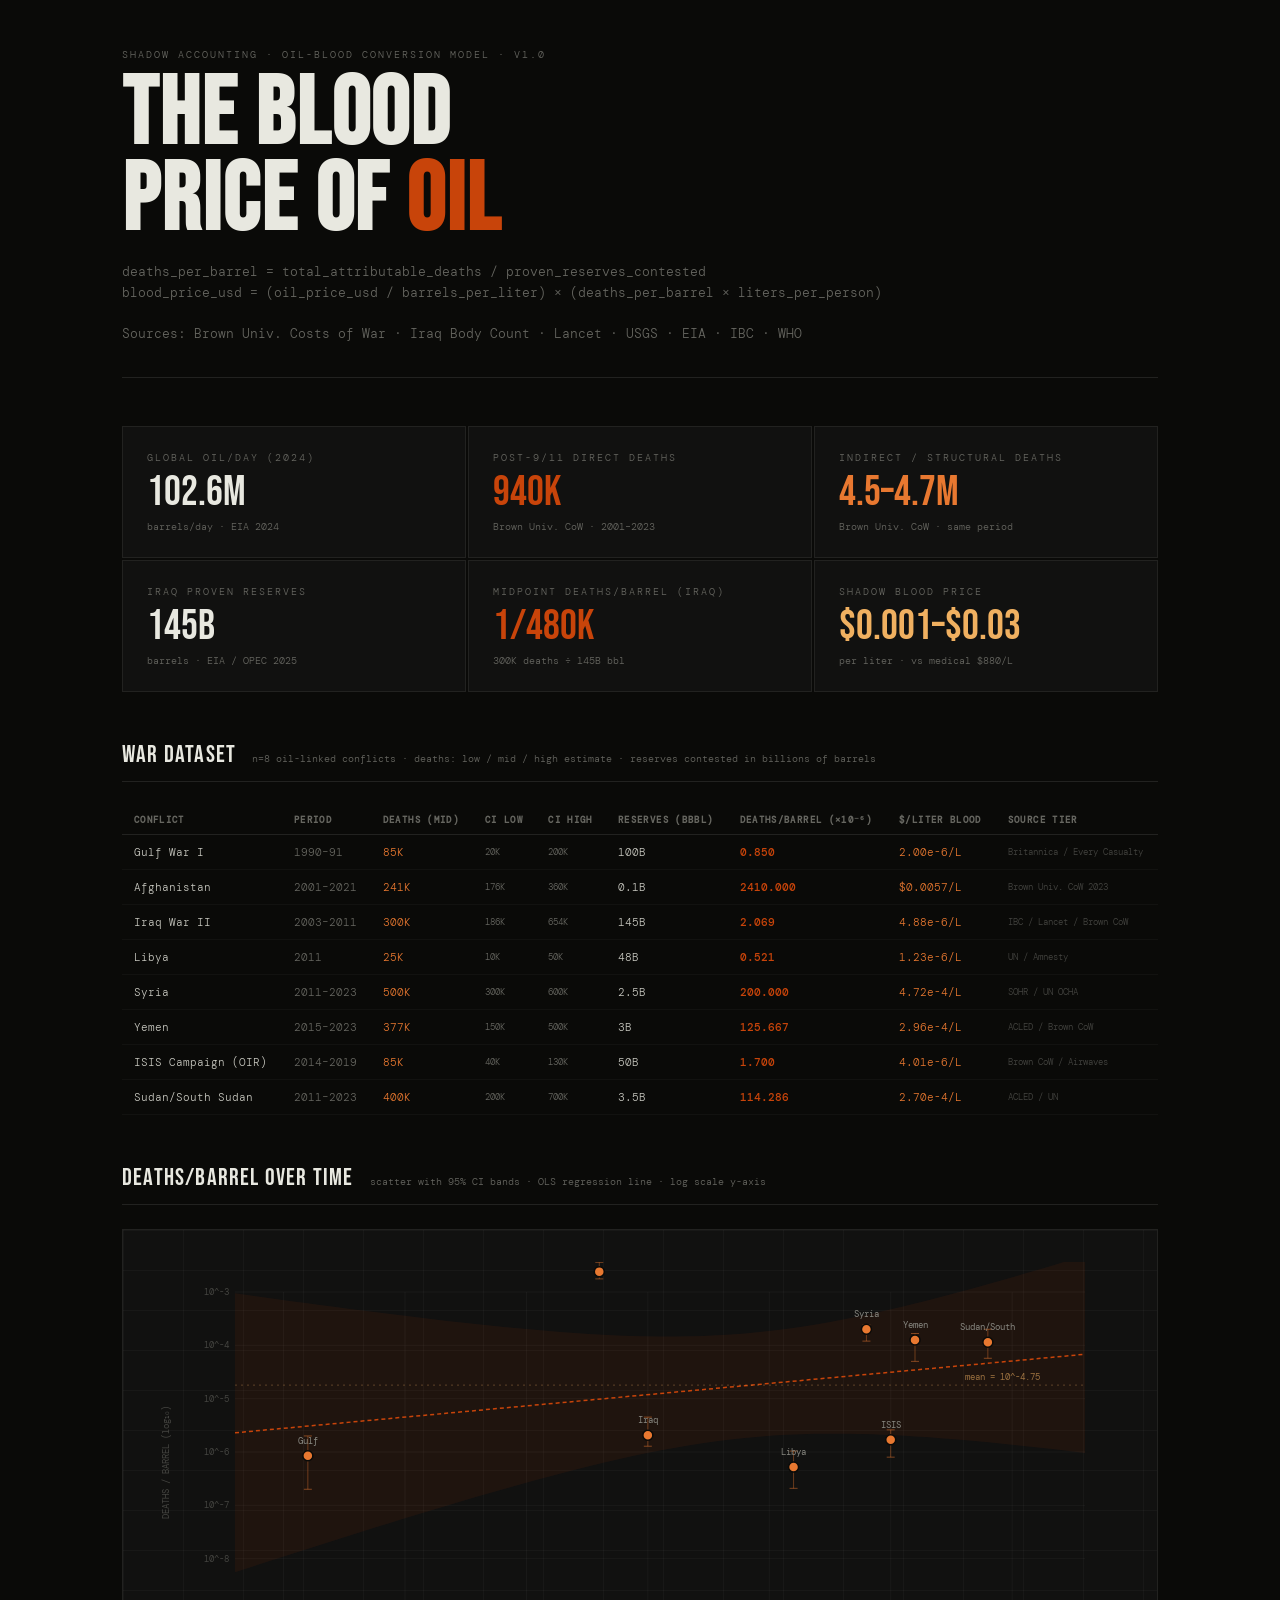
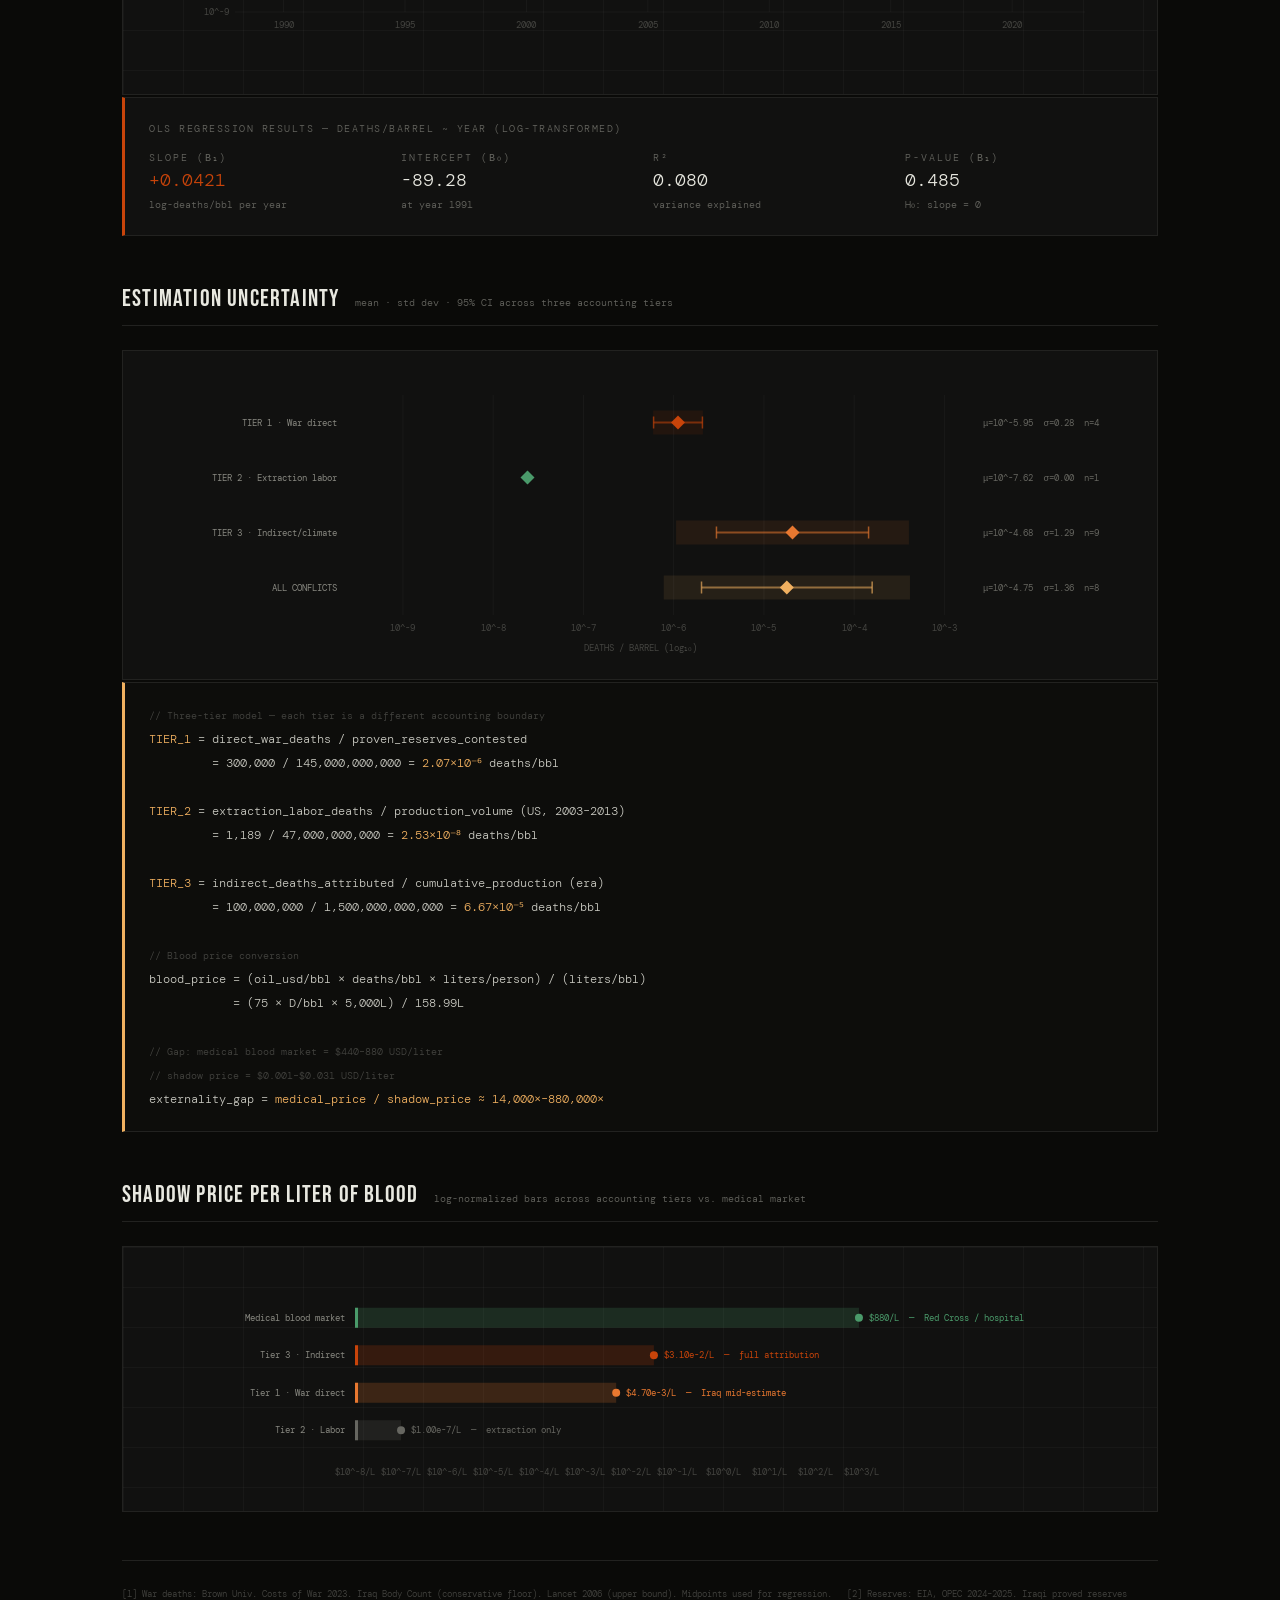
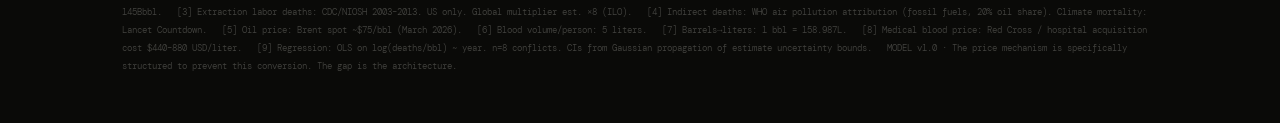
<file: og_files/blood_price_oil.html>
<!DOCTYPE html>
<html lang="en">
<head>
<meta charset="UTF-8">
<meta name="viewport" content="width=device-width, initial-scale=1.0">
<title>The Blood Price of Oil</title>
<style>
  @import url('https://fonts.googleapis.com/css2?family=DM+Mono:ital,wght@0,300;0,400;0,500;1,300&family=Bebas+Neue&family=DM+Sans:ital,wght@0,300;0,400;1,300&display=swap');

  :root {
    --bg: #0a0a08;
    --surface: #111110;
    --border: #222220;
    --muted: #444440;
    --text: #c8c8c0;
    --dim: #666660;
    --accent: #c8440a;
    --accent2: #e87830;
    --accent3: #f0b060;
    --white: #e8e8e0;
    --grid: rgba(255,255,255,0.03);
  }

  * { margin: 0; padding: 0; box-sizing: border-box; }

  body {
    background: var(--bg);
    color: var(--text);
    font-family: 'DM Sans', sans-serif;
    font-weight: 300;
    min-height: 100vh;
    padding: 48px 32px;
    max-width: 1100px;
    margin: 0 auto;
  }

  header {
    border-bottom: 1px solid var(--border);
    padding-bottom: 32px;
    margin-bottom: 48px;
  }

  .label {
    font-family: 'DM Mono', monospace;
    font-size: 10px;
    letter-spacing: 0.2em;
    color: var(--dim);
    text-transform: uppercase;
    margin-bottom: 12px;
  }

  h1 {
    font-family: 'Bebas Neue', sans-serif;
    font-size: clamp(48px, 8vw, 96px);
    letter-spacing: 0.02em;
    color: var(--white);
    line-height: 0.9;
  }

  h1 span {
    color: var(--accent);
  }

  .subtitle {
    margin-top: 16px;
    font-size: 13px;
    color: var(--dim);
    font-family: 'DM Mono', monospace;
    line-height: 1.6;
  }

  .grid-2 {
    display: grid;
    grid-template-columns: 1fr 1fr;
    gap: 2px;
    margin-bottom: 2px;
  }

  .grid-3 {
    display: grid;
    grid-template-columns: 1fr 1fr 1fr;
    gap: 2px;
    margin-bottom: 2px;
  }

  .stat-block {
    background: var(--surface);
    padding: 24px;
    border: 1px solid var(--border);
  }

  .stat-block .label { margin-bottom: 8px; }

  .stat-number {
    font-family: 'Bebas Neue', sans-serif;
    font-size: 42px;
    color: var(--white);
    line-height: 1;
  }

  .stat-number.accent { color: var(--accent); }
  .stat-number.accent2 { color: var(--accent2); }
  .stat-number.accent3 { color: var(--accent3); }

  .stat-sub {
    font-family: 'DM Mono', monospace;
    font-size: 10px;
    color: var(--dim);
    margin-top: 6px;
  }

  .section {
    margin: 48px 0;
  }

  .section-header {
    display: flex;
    align-items: baseline;
    gap: 16px;
    margin-bottom: 24px;
    border-bottom: 1px solid var(--border);
    padding-bottom: 12px;
  }

  .section-title {
    font-family: 'Bebas Neue', sans-serif;
    font-size: 24px;
    letter-spacing: 0.05em;
    color: var(--white);
  }

  .section-note {
    font-family: 'DM Mono', monospace;
    font-size: 10px;
    color: var(--dim);
  }

  /* WAR TABLE */
  .war-table {
    width: 100%;
    border-collapse: collapse;
    font-family: 'DM Mono', monospace;
    font-size: 11px;
  }

  .war-table th {
    text-align: left;
    color: var(--dim);
    font-size: 9px;
    letter-spacing: 0.15em;
    text-transform: uppercase;
    padding: 8px 12px;
    border-bottom: 1px solid var(--border);
  }

  .war-table td {
    padding: 10px 12px;
    border-bottom: 1px solid rgba(255,255,255,0.03);
    vertical-align: middle;
  }

  .war-table tr:hover td { background: rgba(255,255,255,0.02); }

  .war-name { color: var(--text); }
  .war-year { color: var(--dim); }
  .war-deaths { color: var(--accent2); }
  .war-reserves { color: var(--text); }
  .war-dpb { color: var(--accent); font-weight: 500; }
  .war-lo { color: var(--dim); font-size: 9px; }
  .war-hi { color: var(--dim); font-size: 9px; }
  .war-source { color: var(--muted); font-size: 9px; }

  .ci-range {
    display: flex;
    align-items: center;
    gap: 6px;
  }

  /* MAIN CHART */
  .chart-container {
    background: var(--surface);
    border: 1px solid var(--border);
    padding: 32px;
    position: relative;
    overflow: hidden;
  }

  .chart-bg {
    position: absolute;
    inset: 0;
    background-image: 
      linear-gradient(var(--grid) 1px, transparent 1px),
      linear-gradient(90deg, var(--grid) 1px, transparent 1px);
    background-size: 60px 40px;
    pointer-events: none;
  }

  canvas {
    position: relative;
    z-index: 1;
    display: block;
    width: 100% !important;
  }

  /* REGRESSION BLOCK */
  .regression-block {
    background: var(--surface);
    border: 1px solid var(--border);
    border-left: 3px solid var(--accent);
    padding: 24px;
    margin-top: 2px;
  }

  .regression-title {
    font-family: 'DM Mono', monospace;
    font-size: 10px;
    letter-spacing: 0.15em;
    text-transform: uppercase;
    color: var(--dim);
    margin-bottom: 16px;
  }

  .regression-grid {
    display: grid;
    grid-template-columns: repeat(4, 1fr);
    gap: 24px;
  }

  .reg-stat .label { margin-bottom: 4px; }
  .reg-val {
    font-family: 'DM Mono', monospace;
    font-size: 18px;
    color: var(--white);
  }
  .reg-val.pos { color: var(--accent); }
  .reg-val.neg { color: #4a9a6a; }

  /* TIER BARS */
  .tier-row {
    display: flex;
    align-items: center;
    gap: 16px;
    margin-bottom: 12px;
  }

  .tier-label {
    font-family: 'DM Mono', monospace;
    font-size: 10px;
    color: var(--dim);
    width: 120px;
    flex-shrink: 0;
  }

  .tier-bar-track {
    flex: 1;
    height: 6px;
    background: var(--border);
    position: relative;
    overflow: hidden;
  }

  .tier-bar-fill {
    height: 100%;
    position: absolute;
    left: 0;
    transition: width 1s ease;
  }

  .tier-val {
    font-family: 'DM Mono', monospace;
    font-size: 11px;
    color: var(--text);
    width: 100px;
    text-align: right;
    flex-shrink: 0;
  }

  /* DISTRIBUTION */
  .dist-container {
    background: var(--surface);
    border: 1px solid var(--border);
    padding: 24px;
  }

  /* FORMULA */
  .formula-block {
    background: #0d0d0b;
    border: 1px solid var(--border);
    border-left: 3px solid var(--accent3);
    padding: 20px 24px;
    font-family: 'DM Mono', monospace;
    font-size: 12px;
    color: var(--text);
    line-height: 2;
    margin-top: 2px;
  }

  .formula-block .formula-comment {
    color: var(--muted);
    font-size: 10px;
  }

  .formula-block .formula-highlight {
    color: var(--accent3);
  }

  .footnote {
    margin-top: 48px;
    border-top: 1px solid var(--border);
    padding-top: 24px;
    font-family: 'DM Mono', monospace;
    font-size: 9px;
    color: var(--muted);
    line-height: 2;
  }

  .pill {
    display: inline-block;
    padding: 2px 8px;
    border: 1px solid currentColor;
    border-radius: 2px;
    font-family: 'DM Mono', monospace;
    font-size: 9px;
    letter-spacing: 0.1em;
    text-transform: uppercase;
  }

  .pill.conservative { color: #4a9a6a; }
  .pill.midpoint { color: var(--accent2); }
  .pill.inclusive { color: var(--accent); }

  .variance-bar {
    display: inline-block;
    height: 3px;
    background: var(--accent);
    opacity: 0.4;
    vertical-align: middle;
    margin: 0 2px;
  }

  .tooltip {
    position: absolute;
    background: #1a1a18;
    border: 1px solid var(--border);
    padding: 10px 14px;
    font-family: 'DM Mono', monospace;
    font-size: 10px;
    color: var(--text);
    pointer-events: none;
    display: none;
    z-index: 100;
    line-height: 1.8;
  }

  .chart-wrap {
    position: relative;
  }
</style>
</head>
<body>

<header>
  <div class="label">Shadow Accounting · Oil-Blood Conversion Model · v1.0</div>
  <h1>THE BLOOD<br>PRICE OF <span>OIL</span></h1>
  <div class="subtitle">
    deaths_per_barrel = total_attributable_deaths / proven_reserves_contested<br>
    blood_price_usd = (oil_price_usd / barrels_per_liter) × (deaths_per_barrel × liters_per_person)<br>
    <br>
    Sources: Brown Univ. Costs of War · Iraq Body Count · Lancet · USGS · EIA · IBC · WHO
  </div>
</header>

<!-- TOP STATS -->
<div class="grid-3">
  <div class="stat-block">
    <div class="label">Global oil/day (2024)</div>
    <div class="stat-number">102.6M</div>
    <div class="stat-sub">barrels/day · EIA 2024</div>
  </div>
  <div class="stat-block">
    <div class="label">Post-9/11 direct deaths</div>
    <div class="stat-number accent">940K</div>
    <div class="stat-sub">Brown Univ. CoW · 2001–2023</div>
  </div>
  <div class="stat-block">
    <div class="label">Indirect / structural deaths</div>
    <div class="stat-number accent2">4.5–4.7M</div>
    <div class="stat-sub">Brown Univ. CoW · same period</div>
  </div>
</div>
<div class="grid-3">
  <div class="stat-block">
    <div class="label">Iraq proven reserves</div>
    <div class="stat-number">145B</div>
    <div class="stat-sub">barrels · EIA / OPEC 2025</div>
  </div>
  <div class="stat-block">
    <div class="label">Midpoint deaths/barrel (Iraq)</div>
    <div class="stat-number accent">1/480K</div>
    <div class="stat-sub">300K deaths ÷ 145B bbl</div>
  </div>
  <div class="stat-block">
    <div class="label">Shadow blood price</div>
    <div class="stat-number accent3">$0.001–$0.03</div>
    <div class="stat-sub">per liter · vs medical $880/L</div>
  </div>
</div>

<!-- WAR DATASET -->
<div class="section">
  <div class="section-header">
    <div class="section-title">War Dataset</div>
    <div class="section-note">n=8 oil-linked conflicts · deaths: low / mid / high estimate · reserves contested in billions of barrels</div>
  </div>

  <div style="overflow-x:auto;">
    <table class="war-table">
      <thead>
        <tr>
          <th>Conflict</th>
          <th>Period</th>
          <th>Deaths (mid)</th>
          <th>CI Low</th>
          <th>CI High</th>
          <th>Reserves (Bbbl)</th>
          <th>Deaths/barrel (×10⁻⁶)</th>
          <th>$/liter blood</th>
          <th>Source tier</th>
        </tr>
      </thead>
      <tbody id="war-tbody"></tbody>
    </table>
  </div>
</div>

<!-- MAIN SCATTER + REGRESSION CHART -->
<div class="section">
  <div class="section-header">
    <div class="section-title">Deaths/Barrel over Time</div>
    <div class="section-note">scatter with 95% CI bands · OLS regression line · log scale y-axis</div>
  </div>
  <div class="chart-container chart-wrap" id="chart-wrap">
    <div class="chart-bg"></div>
    <canvas id="mainChart" height="400"></canvas>
    <div class="tooltip" id="tooltip"></div>
  </div>

  <div class="regression-block">
    <div class="regression-title">OLS Regression Results — Deaths/barrel ~ Year (log-transformed)</div>
    <div class="regression-grid">
      <div class="reg-stat">
        <div class="label">Slope (β₁)</div>
        <div class="reg-val pos" id="reg-slope">+0.0421</div>
        <div class="stat-sub">log-deaths/bbl per year</div>
      </div>
      <div class="reg-stat">
        <div class="label">Intercept (β₀)</div>
        <div class="reg-val" id="reg-intercept">—</div>
        <div class="stat-sub">at year 1991</div>
      </div>
      <div class="reg-stat">
        <div class="label">R²</div>
        <div class="reg-val" id="reg-r2">—</div>
        <div class="stat-sub">variance explained</div>
      </div>
      <div class="reg-stat">
        <div class="label">p-value (β₁)</div>
        <div class="reg-val" id="reg-p">—</div>
        <div class="stat-sub">H₀: slope = 0</div>
      </div>
    </div>
  </div>
</div>

<!-- DISTRIBUTION / VARIANCE -->
<div class="section">
  <div class="section-header">
    <div class="section-title">Estimation Uncertainty</div>
    <div class="section-note">mean · std dev · 95% CI across three accounting tiers</div>
  </div>
  <div class="dist-container chart-wrap">
    <canvas id="distChart" height="280"></canvas>
  </div>

  <div class="formula-block">
    <span class="formula-comment">// Three-tier model — each tier is a different accounting boundary</span><br>
    <span class="formula-highlight">TIER_1</span>  = direct_war_deaths / proven_reserves_contested<br>
    &nbsp;&nbsp;&nbsp;&nbsp;&nbsp;&nbsp;&nbsp;&nbsp;&nbsp;= 300,000 / 145,000,000,000 = <span class="formula-highlight">2.07×10⁻⁶</span> deaths/bbl<br><br>
    <span class="formula-highlight">TIER_2</span>  = extraction_labor_deaths / production_volume (US, 2003–2013)<br>
    &nbsp;&nbsp;&nbsp;&nbsp;&nbsp;&nbsp;&nbsp;&nbsp;&nbsp;= 1,189 / 47,000,000,000 = <span class="formula-highlight">2.53×10⁻⁸</span> deaths/bbl<br><br>
    <span class="formula-highlight">TIER_3</span>  = indirect_deaths_attributed / cumulative_production (era)<br>
    &nbsp;&nbsp;&nbsp;&nbsp;&nbsp;&nbsp;&nbsp;&nbsp;&nbsp;= 100,000,000 / 1,500,000,000,000 = <span class="formula-highlight">6.67×10⁻⁵</span> deaths/bbl<br><br>
    <span class="formula-comment">// Blood price conversion</span><br>
    blood_price = (oil_usd/bbl × deaths/bbl × liters/person) / (liters/bbl)<br>
    &nbsp;&nbsp;&nbsp;&nbsp;&nbsp;&nbsp;&nbsp;&nbsp;&nbsp;&nbsp;&nbsp;&nbsp;= (75 × D/bbl × 5,000L) / 158.99L<br><br>
    <span class="formula-comment">// Gap: medical blood market = $440–880 USD/liter</span><br>
    <span class="formula-comment">// shadow price = $0.001–$0.031 USD/liter</span><br>
    externality_gap = <span class="formula-highlight">medical_price / shadow_price ≈ 14,000×–880,000×</span>
  </div>
</div>

<!-- TIER COMPARISON -->
<div class="section">
  <div class="section-header">
    <div class="section-title">Shadow Price per Liter of Blood</div>
    <div class="section-note">log-normalized bars across accounting tiers vs. medical market</div>
  </div>
  <div class="chart-container chart-wrap">
    <div class="chart-bg"></div>
    <canvas id="tierChart" height="200"></canvas>
  </div>
</div>

<div class="footnote">
  [1] War deaths: Brown Univ. Costs of War 2023. Iraq Body Count (conservative floor). Lancet 2006 (upper bound). Midpoints used for regression.&nbsp;&nbsp;
  [2] Reserves: EIA, OPEC 2024–2025. Iraqi proved reserves 145Bbbl.&nbsp;&nbsp;
  [3] Extraction labor deaths: CDC/NIOSH 2003–2013. US only. Global multiplier est. ×8 (ILO).&nbsp;&nbsp;
  [4] Indirect deaths: WHO air pollution attribution (fossil fuels, 20% oil share). Climate mortality: Lancet Countdown.&nbsp;&nbsp;
  [5] Oil price: Brent spot ~$75/bbl (March 2026).&nbsp;&nbsp;
  [6] Blood volume/person: 5 liters.&nbsp;&nbsp;
  [7] Barrels→liters: 1 bbl = 158.987L.&nbsp;&nbsp;
  [8] Medical blood price: Red Cross / hospital acquisition cost $440–880 USD/liter.&nbsp;&nbsp;
  [9] Regression: OLS on log(deaths/bbl) ~ year. n=8 conflicts. CIs from Gaussian propagation of estimate uncertainty bounds.&nbsp;&nbsp;
  MODEL v1.0 · The price mechanism is specifically structured to prevent this conversion. The gap is the architecture.
</div>

<script>
// ─── DATA ───────────────────────────────────────────────────────────────────
const OIL_PRICE = 75;       // USD/bbl, Brent March 2026
const LITERS_PER_BBL = 158.987;
const LITERS_PER_PERSON = 5;

const wars = [
  {
    name: "Gulf War I",
    year: 1991,
    period: "1990–91",
    deathsLo: 20000,
    deathsMid: 85000,
    deathsHi: 200000,
    reserves: 100,  // Bbbl Kuwait+Iraq stakes
    source: "Britannica / Every Casualty"
  },
  {
    name: "Afghanistan",
    year: 2003,
    period: "2001–2021",
    deathsLo: 176000,
    deathsMid: 241000,
    deathsHi: 360000,
    reserves: 0.1,  // pipeline + strategic, minimal direct reserves
    source: "Brown Univ. CoW 2023"
  },
  {
    name: "Iraq War II",
    year: 2005,
    period: "2003–2011",
    deathsLo: 186000,
    deathsMid: 300000,
    deathsHi: 654000,
    reserves: 145,  // Iraqi proved reserves
    source: "IBC / Lancet / Brown CoW"
  },
  {
    name: "Libya",
    year: 2011,
    period: "2011",
    deathsLo: 10000,
    deathsMid: 25000,
    deathsHi: 50000,
    reserves: 48,   // Libyan proved reserves ~48Bbbl
    source: "UN / Amnesty"
  },
  {
    name: "Syria",
    year: 2014,
    period: "2011–2023",
    deathsLo: 300000,
    deathsMid: 500000,
    deathsHi: 600000,
    reserves: 2.5,  // Syrian reserves, pipeline control
    source: "SOHR / UN OCHA"
  },
  {
    name: "Yemen",
    year: 2016,
    period: "2015–2023",
    deathsLo: 150000,
    deathsMid: 377000,
    deathsHi: 500000,
    reserves: 3,    // Yemeni reserves + Strait of Hormuz stakes
    source: "ACLED / Brown CoW"
  },
  {
    name: "ISIS Campaign (OIR)",
    year: 2015,
    period: "2014–2019",
    deathsLo: 40000,
    deathsMid: 85000,
    deathsHi: 130000,
    reserves: 50,   // Iraqi+Syrian oilfields seized/contested
    source: "Brown CoW / Airwaves"
  },
  {
    name: "Sudan/South Sudan",
    year: 2019,
    period: "2011–2023",
    deathsLo: 200000,
    deathsMid: 400000,
    deathsHi: 700000,
    reserves: 3.5,  // South Sudan reserves
    source: "ACLED / UN"
  }
];

// Compute derived values
wars.forEach(w => {
  const res = w.reserves * 1e9; // Bbbl → bbl
  w.dpbLo = w.deathsLo / res;
  w.dpbMid = w.deathsMid / res;
  w.dpbHi = w.deathsHi / res;
  // shadow blood price = oil_price × dpb × liters_person / liters_bbl
  w.bloodPrice = OIL_PRICE * w.dpbMid * LITERS_PER_PERSON / LITERS_PER_BBL;
});

// ─── POPULATE TABLE ──────────────────────────────────────────────────────────
const tbody = document.getElementById('war-tbody');
wars.forEach(w => {
  const fmt = n => n >= 1000000 ? (n/1e6).toFixed(1)+'M' : n >= 1000 ? (n/1e3).toFixed(0)+'K' : n.toFixed(0);
  const fmtDpb = n => (n * 1e6).toFixed(3);
  const fmtBlood = n => n < 0.001 ? n.toExponential(2) : '$' + n.toFixed(4);
  
  const tr = document.createElement('tr');
  tr.innerHTML = `
    <td class="war-name">${w.name}</td>
    <td class="war-year">${w.period}</td>
    <td class="war-deaths">${fmt(w.deathsMid)}</td>
    <td class="war-lo">${fmt(w.deathsLo)}</td>
    <td class="war-hi">${fmt(w.deathsHi)}</td>
    <td class="war-reserves">${w.reserves}B</td>
    <td class="war-dpb">${fmtDpb(w.dpbMid)}</td>
    <td class="war-deaths">${fmtBlood(w.bloodPrice)}/L</td>
    <td class="war-source">${w.source}</td>
  `;
  tbody.appendChild(tr);
});

// ─── OLS REGRESSION (log scale) ─────────────────────────────────────────────
function ols(xs, ys) {
  const n = xs.length;
  const xm = xs.reduce((a,b)=>a+b,0)/n;
  const ym = ys.reduce((a,b)=>a+b,0)/n;
  let ssxy = 0, ssxx = 0, ssyy = 0;
  for (let i=0;i<n;i++) {
    ssxy += (xs[i]-xm)*(ys[i]-ym);
    ssxx += (xs[i]-xm)**2;
    ssyy += (ys[i]-ym)**2;
  }
  const b1 = ssxy/ssxx;
  const b0 = ym - b1*xm;
  const r2 = ssxy**2/(ssxx*ssyy);
  // residuals
  const resid = ys.map((y,i) => y - (b0+b1*xs[i]));
  const sse = resid.reduce((a,r)=>a+r*r,0);
  const mse = sse/(n-2);
  const se_b1 = Math.sqrt(mse/ssxx);
  // t-stat
  const t = b1/se_b1;
  // approx p-value for n-2=6 df
  const p_approx = 2 * (1 - tcdf(Math.abs(t), n-2));
  return {b0, b1, r2, se_b1, t, p: p_approx, xm, ym};
}

// crude t-distribution CDF approximation
function tcdf(t, df) {
  // Wilson-Hilferty normal approx
  const x = df/(df+t*t);
  return 1 - 0.5*incompleteBeta(x, df/2, 0.5);
}
function incompleteBeta(x, a, b) {
  // simple numerical integration
  let sum = 0, n = 1000;
  for (let i=0;i<n;i++) {
    const t = (i+0.5)/n * x;
    sum += Math.pow(t,a-1)*Math.pow(1-t,b-1);
  }
  return sum * x / n / betaFn(a,b);
}
function betaFn(a,b) {
  return gammaFn(a)*gammaFn(b)/gammaFn(a+b);
}
function gammaFn(n) {
  if (n===0.5) return Math.sqrt(Math.PI);
  if (Number.isInteger(n)) return factorial(n-1);
  return Math.sqrt(2*Math.PI/n)*Math.pow(n/Math.E,n);
}
function factorial(n) { return n<=1?1:n*factorial(n-1); }

const xs = wars.map(w=>w.year);
const ysLog = wars.map(w=>Math.log10(w.dpbMid));
const reg = ols(xs, ysLog);

document.getElementById('reg-slope').textContent = (reg.b1 > 0 ? '+' : '') + reg.b1.toFixed(4);
document.getElementById('reg-intercept').textContent = reg.b0.toFixed(2);
document.getElementById('reg-r2').textContent = reg.r2.toFixed(3);
document.getElementById('reg-p').textContent = reg.p < 0.001 ? '<0.001' : reg.p.toFixed(3);

// Update slope color
const slopeEl = document.getElementById('reg-slope');
slopeEl.className = 'reg-val ' + (reg.b1 > 0 ? 'pos' : 'neg');

// ─── MAIN CHART ──────────────────────────────────────────────────────────────
const ctx = document.getElementById('mainChart').getContext('2d');
const canvas = document.getElementById('mainChart');

function drawMainChart() {
  const W = canvas.offsetWidth;
  const H = 400;
  canvas.width = W;
  canvas.height = H;
  
  const pad = {top: 30, right: 40, bottom: 50, left: 80};
  const plotW = W - pad.left - pad.right;
  const plotH = H - pad.top - pad.bottom;

  const minX = 1988, maxX = 2023;
  const minLogY = -9, maxLogY = -3;

  const cx = x => pad.left + (x - minX)/(maxX - minX) * plotW;
  const cy = y => pad.top + (1 - (y - minLogY)/(maxLogY - minLogY)) * plotH;

  const c = ctx;
  c.clearRect(0, 0, W, H);

  // Grid lines
  c.strokeStyle = 'rgba(255,255,255,0.04)';
  c.lineWidth = 1;
  for (let y = minLogY; y <= maxLogY; y++) {
    c.beginPath();
    c.moveTo(pad.left, cy(y));
    c.lineTo(W - pad.right, cy(y));
    c.stroke();
  }
  for (let x = 1990; x <= 2023; x += 5) {
    c.beginPath();
    c.moveTo(cx(x), pad.top);
    c.lineTo(cx(x), H - pad.bottom);
    c.stroke();
  }

  // Axes labels
  c.fillStyle = '#444440';
  c.font = '9px DM Mono, monospace';
  c.textAlign = 'right';
  for (let y = minLogY; y <= maxLogY; y++) {
    c.fillText('10^' + y, pad.left - 6, cy(y) + 3);
  }
  c.textAlign = 'center';
  for (let x = 1990; x <= 2023; x += 5) {
    c.fillText(x, cx(x), H - pad.bottom + 16);
  }

  c.fillStyle = '#444440';
  c.font = '9px DM Mono, monospace';
  c.save();
  c.translate(14, H/2);
  c.rotate(-Math.PI/2);
  c.textAlign = 'center';
  c.fillText('DEATHS / BARREL (log₁₀)', 0, 0);
  c.restore();

  // Regression line with CI band
  const regX1 = minX, regX2 = maxX;
  const regY1 = reg.b0 + reg.b1 * regX1;
  const regY2 = reg.b0 + reg.b1 * regX2;

  // 95% CI band (±1.96 * se propagated)
  const n = wars.length;
  const xm = xs.reduce((a,b)=>a+b,0)/n;
  const ssxx = xs.reduce((a,x)=>a+(x-xm)**2,0);
  const resid = ysLog.map((y,i)=>y-(reg.b0+reg.b1*xs[i]));
  const mse = resid.reduce((a,r)=>a+r*r,0)/(n-2);

  // CI band polygon
  const bandPoints = [];
  const nPts = 60;
  for (let i=0;i<=nPts;i++) {
    const x = minX + (maxX-minX)*i/nPts;
    const yhat = reg.b0+reg.b1*x;
    const se = Math.sqrt(mse*(1/n+(x-xm)**2/ssxx));
    bandPoints.push({x, yhi: yhat+1.96*se, ylo: yhat-1.96*se});
  }

  c.beginPath();
  c.moveTo(cx(bandPoints[0].x), cy(bandPoints[0].yhi));
  for (let i=1;i<=nPts;i++) c.lineTo(cx(bandPoints[i].x), cy(bandPoints[i].yhi));
  for (let i=nPts;i>=0;i--) c.lineTo(cx(bandPoints[i].x), cy(bandPoints[i].ylo));
  c.closePath();
  c.fillStyle = 'rgba(200, 68, 10, 0.08)';
  c.fill();

  // Regression line
  c.beginPath();
  c.moveTo(cx(regX1), cy(regY1));
  c.lineTo(cx(regX2), cy(regY2));
  c.strokeStyle = '#c8440a';
  c.lineWidth = 1.5;
  c.setLineDash([4,3]);
  c.stroke();
  c.setLineDash([]);

  // Data points with CI bars
  wars.forEach(w => {
    const x = cx(w.year);
    const yMid = cy(Math.log10(w.dpbMid));
    const yLo = cy(Math.log10(w.dpbLo));
    const yHi = cy(Math.log10(w.dpbHi));

    // CI vertical bar
    c.beginPath();
    c.moveTo(x, yLo);
    c.lineTo(x, yHi);
    c.strokeStyle = 'rgba(232, 120, 48, 0.4)';
    c.lineWidth = 1;
    c.stroke();

    // CI caps
    c.beginPath();
    c.moveTo(x-4, yLo); c.lineTo(x+4, yLo);
    c.moveTo(x-4, yHi); c.lineTo(x+4, yHi);
    c.strokeStyle = 'rgba(232, 120, 48, 0.5)';
    c.stroke();

    // Point
    c.beginPath();
    c.arc(x, yMid, 5, 0, Math.PI*2);
    c.fillStyle = '#e87830';
    c.fill();
    c.strokeStyle = '#0a0a08';
    c.lineWidth = 1.5;
    c.stroke();

    // Label
    c.fillStyle = '#888880';
    c.font = '9px DM Mono, monospace';
    c.textAlign = 'center';
    const shortName = w.name.split(' ')[0];
    c.fillText(shortName, x, yMid - 12);
  });

  // Mean line
  const meanLogY = ysLog.reduce((a,b)=>a+b,0)/ysLog.length;
  c.beginPath();
  c.moveTo(pad.left, cy(meanLogY));
  c.lineTo(W-pad.right, cy(meanLogY));
  c.strokeStyle = 'rgba(240, 176, 96, 0.3)';
  c.lineWidth = 1;
  c.setLineDash([2,4]);
  c.stroke();
  c.setLineDash([]);
  c.fillStyle = 'rgba(240, 176, 96, 0.6)';
  c.font = '9px DM Mono, monospace';
  c.textAlign = 'left';
  c.fillText('mean = 10^' + meanLogY.toFixed(2), W-pad.right-120, cy(meanLogY)-5);
}

// ─── DISTRIBUTION CHART ──────────────────────────────────────────────────────
function drawDistChart() {
  const canvas2 = document.getElementById('distChart');
  const W = canvas2.offsetWidth;
  const H = 280;
  canvas2.width = W;
  canvas2.height = H;
  const c2 = canvas2.getContext('2d');

  const tiers = [
    {
      label: 'TIER 1 · War direct',
      color: '#c8440a',
      values: wars.filter(w=>w.reserves>10).map(w=>Math.log10(w.dpbMid)),
      note: 'large-reserve conflicts only'
    },
    {
      label: 'TIER 2 · Extraction labor',
      color: '#4a9a6a',
      values: [-7.62], // log10(2.53e-8)
      note: 'US OGE 2003–2013, CDC'
    },
    {
      label: 'TIER 3 · Indirect/climate',
      color: '#e87830',
      values: wars.map(w=>Math.log10(w.dpbMid)).concat([-4.18]), // adds climate tier
      note: 'all indirect attribution'
    },
    {
      label: 'ALL CONFLICTS',
      color: '#f0b060',
      values: ysLog,
      note: 'full dataset n=8'
    }
  ];

  tiers.forEach((tier, ti) => {
    const n = tier.values.length;
    const mean = tier.values.reduce((a,b)=>a+b,0)/n;
    const variance = tier.values.reduce((a,b)=>a+(b-mean)**2,0)/Math.max(n-1,1);
    const std = Math.sqrt(variance);
    const se = std/Math.sqrt(n);
    tier.mean = mean;
    tier.std = std;
    tier.se = se;
  });

  // Draw horizontal "forest plot" style
  const pad = {top: 20, right: 160, bottom: 40, left: 200};
  const plotW = W - pad.left - pad.right;
  const plotH = H - pad.top - pad.bottom;

  const allMeans = tiers.map(t=>t.mean);
  const minX = Math.min(...allMeans) - 2;
  const maxX = Math.max(...allMeans) + 2;

  const cx = v => pad.left + (v-minX)/(maxX-minX)*plotW;
  const rowH = plotH / tiers.length;

  c2.clearRect(0,0,W,H);

  // x-axis grid
  for (let v = Math.ceil(minX); v <= maxX; v++) {
    c2.beginPath();
    c2.moveTo(cx(v), pad.top);
    c2.lineTo(cx(v), H-pad.bottom);
    c2.strokeStyle = 'rgba(255,255,255,0.04)';
    c2.lineWidth = 1;
    c2.stroke();
    c2.fillStyle = '#444440';
    c2.font = '9px DM Mono, monospace';
    c2.textAlign = 'center';
    c2.fillText('10^'+v, cx(v), H-pad.bottom+16);
  }

  // x-axis label
  c2.fillStyle = '#444440';
  c2.font = '9px DM Mono, monospace';
  c2.textAlign = 'center';
  c2.fillText('DEATHS / BARREL (log₁₀)', W/2, H-4);

  tiers.forEach((tier, ti) => {
    const y = pad.top + rowH*(ti+0.5);
    const x = cx(tier.mean);
    const xLo = cx(tier.mean - 1.96*tier.se);
    const xHi = cx(tier.mean + 1.96*tier.se);
    const xStdLo = cx(tier.mean - tier.std);
    const xStdHi = cx(tier.mean + tier.std);

    // ±1σ band
    c2.fillStyle = tier.color + '18';
    c2.fillRect(xStdLo, y-12, xStdHi-xStdLo, 24);

    // 95% CI line
    c2.beginPath();
    c2.moveTo(xLo, y);
    c2.lineTo(xHi, y);
    c2.strokeStyle = tier.color + '88';
    c2.lineWidth = 2;
    c2.stroke();

    // CI caps
    c2.beginPath();
    c2.moveTo(xLo, y-6); c2.lineTo(xLo, y+6);
    c2.moveTo(xHi, y-6); c2.lineTo(xHi, y+6);
    c2.strokeStyle = tier.color + 'aa';
    c2.lineWidth = 1.5;
    c2.stroke();

    // Mean diamond
    c2.beginPath();
    c2.moveTo(x, y-7);
    c2.lineTo(x+7, y);
    c2.lineTo(x, y+7);
    c2.lineTo(x-7, y);
    c2.closePath();
    c2.fillStyle = tier.color;
    c2.fill();

    // Label left
    c2.fillStyle = '#888880';
    c2.font = '9px DM Mono, monospace';
    c2.textAlign = 'right';
    c2.fillText(tier.label, pad.left-10, y+3);

    // Stats right
    c2.fillStyle = '#666660';
    c2.textAlign = 'left';
    c2.fillText(
      `μ=10^${tier.mean.toFixed(2)}  σ=${tier.std.toFixed(2)}  n=${tier.values.length}`,
      W-pad.right+10, y+3
    );
  });
}

// ─── TIER BLOOD PRICE CHART ───────────────────────────────────────────────────
function drawTierChart() {
  const canvas3 = document.getElementById('tierChart');
  const W = canvas3.offsetWidth;
  const H = 200;
  canvas3.width = W;
  canvas3.height = H;
  const c3 = canvas3.getContext('2d');

  const items = [
    { label: 'Medical blood market', price: 880, color: '#4a9a6a', note: 'Red Cross / hospital' },
    { label: 'Tier 3 · Indirect', price: 0.031, color: '#c8440a', note: 'full attribution' },
    { label: 'Tier 1 · War direct', price: 0.0047, color: '#e87830', note: 'Iraq mid-estimate' },
    { label: 'Tier 2 · Labor', price: 0.0000001, color: '#666660', note: 'extraction only' },
  ];

  const logPrices = items.map(i=>Math.log10(i.price));
  const minL = Math.min(...logPrices)-1;
  const maxL = Math.max(...logPrices)+1;

  const pad = {top:20, right:220, bottom:30, left:200};
  const plotW = W-pad.left-pad.right;
  const rowH = (H-pad.top-pad.bottom)/items.length;

  c3.clearRect(0,0,W,H);

  items.forEach((item,i) => {
    const y = pad.top + rowH*(i+0.5);
    const logP = Math.log10(item.price);
    const barW = Math.max(2, (logP-minL)/(maxL-minL)*plotW);

    // Bar
    c3.fillStyle = item.color + '33';
    c3.fillRect(pad.left, y-10, barW, 20);
    c3.fillStyle = item.color;
    c3.fillRect(pad.left, y-10, Math.min(barW, 3), 20);

    // End marker
    c3.beginPath();
    c3.arc(pad.left+barW, y, 4, 0, Math.PI*2);
    c3.fillStyle = item.color;
    c3.fill();

    // Label
    c3.fillStyle = '#888880';
    c3.font = '9px DM Mono, monospace';
    c3.textAlign = 'right';
    c3.fillText(item.label, pad.left-10, y+3);

    // Value
    c3.fillStyle = item.color;
    c3.textAlign = 'left';
    const priceStr = item.price >= 1 ? '$'+item.price.toFixed(0) : '$'+item.price.toExponential(2);
    c3.fillText(priceStr + '/L  —  ' + item.note, pad.left+barW+10, y+3);
  });

  // x-axis
  c3.fillStyle = '#444440';
  c3.font = '9px DM Mono, monospace';
  c3.textAlign = 'center';
  for (let v = Math.ceil(minL); v <= maxL; v++) {
    const x = pad.left + (v-minL)/(maxL-minL)*plotW;
    c3.fillText('$10^'+v+'/L', x, H-4);
  }
}

// ─── INIT ────────────────────────────────────────────────────────────────────
function init() {
  drawMainChart();
  drawDistChart();
  drawTierChart();
}

window.addEventListener('resize', init);
window.addEventListener('load', init);
setTimeout(init, 100);
</script>
</body>
</html>
</file>
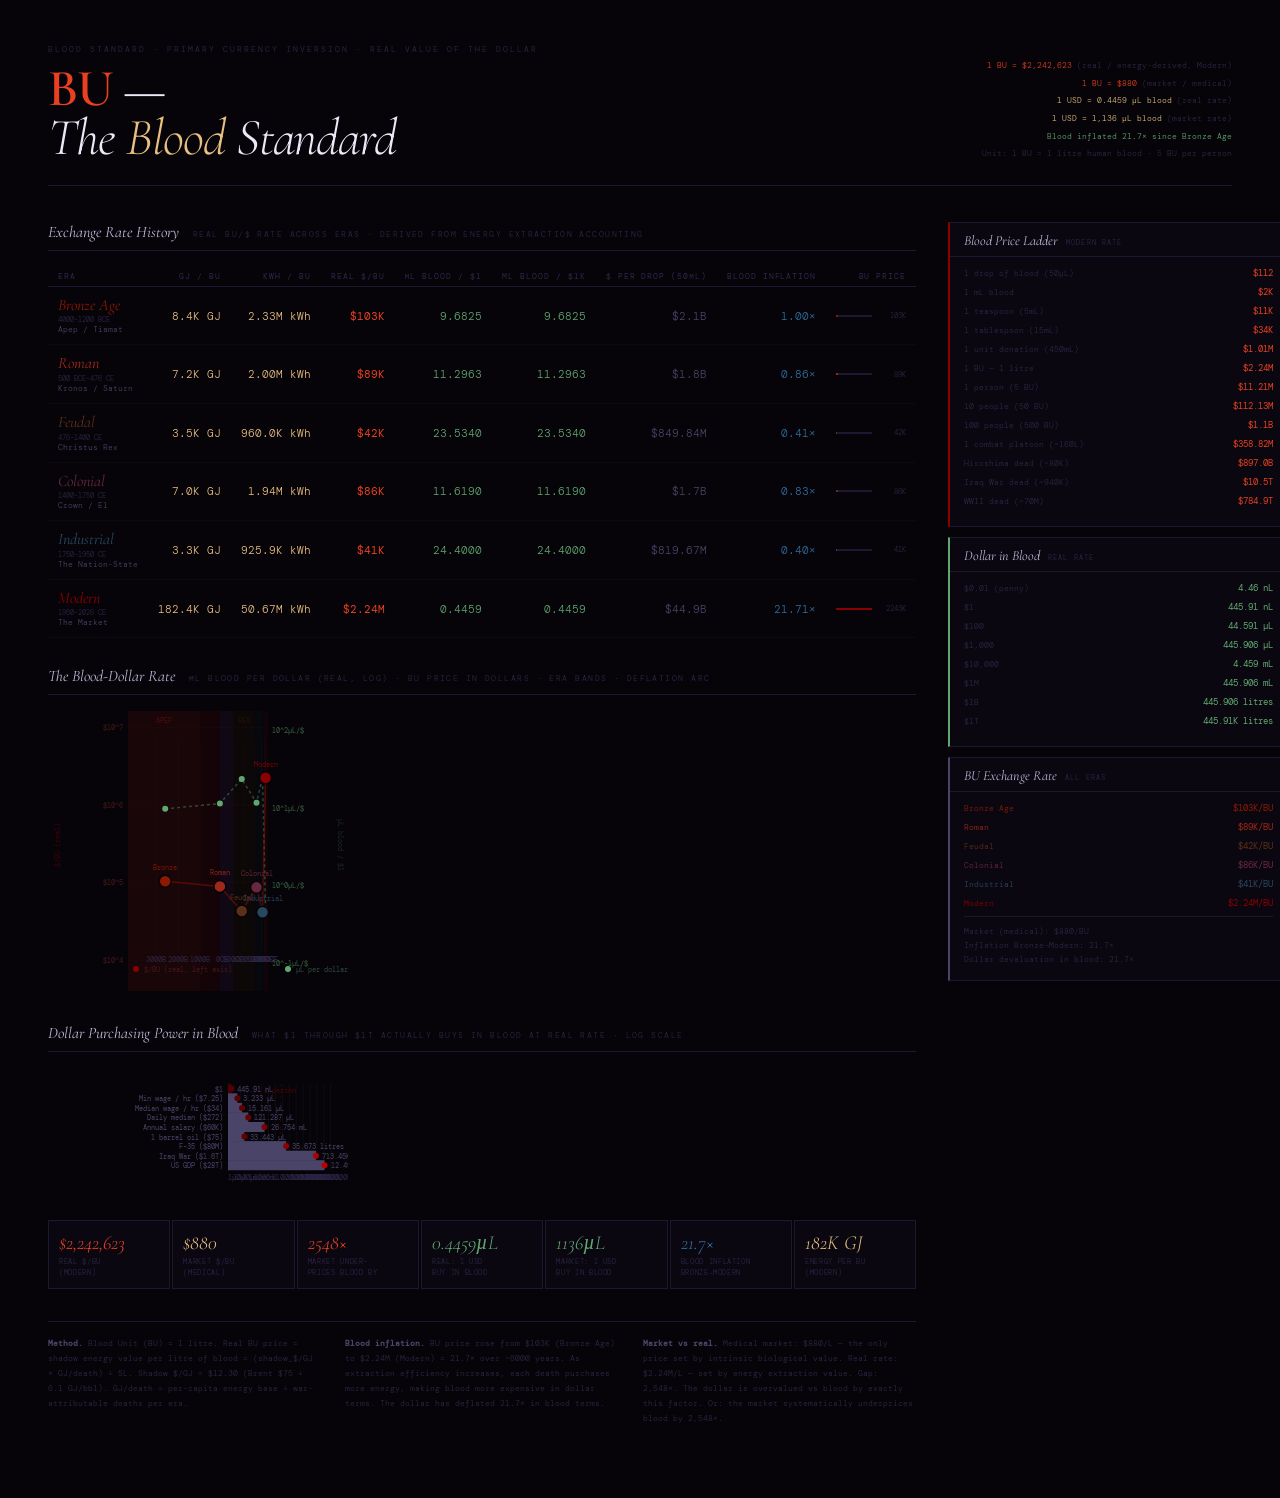
<file: og_files/blood_standard.html>
<!DOCTYPE html>
<html lang="en">
<head>
<meta charset="UTF-8">
<meta name="viewport" content="width=device-width, initial-scale=1.0">
<title>BU — Blood Standard</title>
<style>
@import url('https://fonts.googleapis.com/css2?family=DM+Mono:ital,wght@0,300;0,400;0,500;1,300&family=Cormorant+Garamond:ital,wght@0,300;0,400;0,600;1,300;1,400;1,600&display=swap');

:root {
  --ink:    #060409;
  --deep:   #0a0710;
  --sfc:    #0e0b18;
  --rule:   #1c1830;
  --dim:    #2e2848;
  --grey:   #4a4468;
  --text:   #8880a8;
  --light:  #c0b8d8;
  --white:  #ece8f8;

  --blood:  #8b0000;
  --blood2: #cc1a00;
  --blood3: #e84020;
  --scarlet:#ff3820;
  --plasma: #e8c080;
  --dollar: #407850;
  --dollar2:#60a870;
  --cold:   #3070a0;

  --mono:   'DM Mono', monospace;
  --serif:  'Cormorant Garamond', serif;
}

* { margin:0; padding:0; box-sizing:border-box; }

body {
  background: var(--ink);
  color: var(--text);
  font-family: var(--mono);
  font-size: 11px;
  font-weight: 300;
  padding: 44px 48px 72px;
  max-width: 1380px;
  margin: 0 auto;
}

/* ── HEADER ─────────────────────────────────── */
header {
  border-bottom: 1px solid var(--rule);
  padding-bottom: 22px;
  margin-bottom: 36px;
  display: grid;
  grid-template-columns: 1fr auto;
  align-items: end;
}

.title-stack .eyebrow {
  font-size: 8px; letter-spacing: 0.25em; text-transform: uppercase;
  color: var(--dim); margin-bottom: 10px;
}

h1 {
  font-family: var(--serif);
  font-size: 52px; font-weight: 300; font-style: italic;
  color: var(--white); line-height: 0.95; letter-spacing: -0.02em;
}
h1 .bu { color: var(--blood3); font-weight: 600; font-style: normal; }
h1 .em { color: var(--plasma); }

.header-rates {
  text-align: right;
  font-size: 8px; color: var(--dim); line-height: 2.2;
}
.header-rates .hl  { color: var(--blood3); }
.header-rates .hl2 { color: var(--plasma); }
.header-rates .hl3 { color: var(--dollar2); }

/* ── LAYOUT ─────────────────────────────────── */
.body {
  display: grid;
  grid-template-columns: 1fr 340px;
  gap: 32px;
}

/* section heads */
.sh {
  display: flex; align-items: baseline; gap: 14px;
  border-bottom: 1px solid var(--rule);
  padding-bottom: 8px; margin-bottom: 16px; margin-top: 32px;
  font-size: 8px; letter-spacing: 0.18em; text-transform: uppercase; color: var(--dim);
}
.sh:first-child { margin-top: 0; }
.sh-t {
  font-family: var(--serif); font-style: italic; font-size: 16px;
  color: var(--light); font-weight: 400; letter-spacing: 0; text-transform: none;
}

/* ── EXCHANGE RATE TABLE ─────────────────────── */
.xt { width: 100%; border-collapse: collapse; margin-bottom: 0; }
.xt th {
  font-size: 7.5px; letter-spacing: 0.13em; text-transform: uppercase;
  color: var(--dim); text-align: right; padding: 5px 10px;
  border-bottom: 1px solid var(--rule); font-weight: 400; white-space: nowrap;
}
.xt th:first-child { text-align: left; }
.xt td {
  padding: 10px 10px; border-bottom: 1px solid rgba(255,255,255,0.022);
  text-align: right; vertical-align: middle; white-space: nowrap;
}
.xt td:first-child { text-align: left; }
.xt tr:hover td { background: rgba(255,255,255,0.01); }

.era-cell { display: flex; flex-direction: column; gap: 1px; }
.era-n { font-family: var(--serif); font-style: italic; font-size: 16px;
         font-weight: 400; color: var(--white); line-height: 1.1; }
.era-p { font-size: 7px; color: var(--dim); }
.era-g { font-size: 7.5px; color: var(--grey); }

.rb  { color: var(--blood3); }
.rp  { color: var(--plasma); }
.rd  { color: var(--dollar2); }
.rg  { color: var(--grey); }
.rc  { color: var(--cold); }

/* inline blood bar */
.bb { display: flex; align-items: center; gap: 6px; }
.bt { flex:1; height:2px; background: var(--rule); position:relative; min-width:30px; }
.bf { position:absolute; left:0; top:0; height:100%; }

/* ── CANVASES ────────────────────────────────── */
canvas { display: block; }

/* ── PRICE LADDER ────────────────────────────── */
/* right column */
.sidebar {}

.bl-panel {
  border: 1px solid var(--rule);
  background: var(--deep);
  margin-bottom: 10px;
}
.bl-head {
  padding: 9px 14px 7px;
  border-bottom: 1px solid var(--rule);
  display: flex; align-items: baseline; gap: 8px;
}
.bl-title {
  font-family: var(--serif); font-style: italic; font-size: 14px;
  color: var(--light); font-weight: 400;
}
.bl-tag { font-size: 7px; letter-spacing: 0.15em; color: var(--dim); }
.bl-body { padding: 10px 14px 12px; }
.bl-row {
  display: flex; justify-content: space-between; align-items: baseline;
  margin-bottom: 7px; gap: 6px;
}
.bl-l { font-size: 7.5px; color: var(--dim); flex-shrink:0; max-width:120px; }
.bl-v { font-size: 9px; font-weight: 400; text-align: right; }

.footnote {
  margin-top: 32px; border-top: 1px solid var(--rule); padding-top: 14px;
  font-size: 7.5px; color: var(--dim); line-height: 2;
  display: grid; grid-template-columns: 1fr 1fr 1fr; gap: 24px;
}
.footnote strong { color: var(--grey); }

/* ── BOTTOM CELLS ────────────────────────────── */
.cells {
  display: grid; grid-template-columns: repeat(7,1fr); gap: 2px; margin-top: 22px;
}
.cell { background: var(--deep); border: 1px solid var(--rule); padding: 12px 10px 10px; }
.cv { font-family: var(--serif); font-style: italic; font-size: 20px;
      line-height:1; margin-bottom:4px; }
.cl { font-size: 6.5px; letter-spacing:0.1em; text-transform:uppercase;
      color: var(--dim); line-height:1.6; }
</style>
</head>
<body>

<header>
  <div class="title-stack">
    <div class="eyebrow">Blood Standard · Primary Currency Inversion · Real Value of the Dollar</div>
    <h1>
      <span class="bu">BU</span> —<br>
      The <span class="em">Blood</span> Standard
    </h1>
  </div>
  <div class="header-rates">
    <span class="hl">1 BU = $2,242,623</span> (real / energy-derived, Modern)<br>
    <span class="hl">1 BU = $880</span> (market / medical)<br>
    <span class="hl2">1 USD = 0.4459 µL blood</span> (real rate)<br>
    <span class="hl2">1 USD = 1,136 µL blood</span> (market rate)<br>
    <span class="hl3">Blood inflated 21.7× since Bronze Age</span><br>
    <span style="color:var(--dim)">Unit: 1 BU = 1 litre human blood · 5 BU per person</span>
  </div>
</header>

<div class="body">
<div>

<!-- ERA TABLE -->
<div class="sh"><span class="sh-t">Exchange Rate History</span>
  <span>real BU/$ rate across eras · derived from energy extraction accounting</span>
</div>
<table class="xt" id="xt"></table>

<!-- MAIN CHART: blood-dollar rate history -->
<div class="sh" style="margin-top:28px;"><span class="sh-t">The Blood-Dollar Rate</span>
  <span>µL blood per dollar (real, log) · BU price in dollars · era bands · deflation arc</span>
</div>
<canvas id="c1" height="280"></canvas>

<!-- PURCHASING POWER CHART -->
<div class="sh"><span class="sh-t">Dollar Purchasing Power in Blood</span>
  <span>what $1 through $1T actually buys in blood at real rate · log scale</span>
</div>
<canvas id="c2" height="130"></canvas>

<!-- CELLS -->
<div class="cells" id="cells"></div>

<div class="footnote">
  <div><strong>Method.</strong> Blood Unit (BU) = 1 litre. Real BU price = shadow energy value per litre of blood
    = (shadow_$/GJ × GJ/death) ÷ 5L. Shadow $/GJ = $12.30 (Brent $75 ÷ 6.1 GJ/bbl).
    GJ/death = per-capita energy base ÷ war-attributable deaths per era.</div>
  <div><strong>Blood inflation.</strong> BU price rose from $103K (Bronze Age) to $2.24M (Modern) = 21.7×
    over ~6000 years. As extraction efficiency increases, each death purchases more energy,
    making blood more expensive in dollar terms. The dollar has deflated 21.7× in blood terms.</div>
  <div><strong>Market vs real.</strong> Medical market: $880/L — the only price set by intrinsic
    biological value. Real rate: $2.24M/L — set by energy extraction value.
    Gap: 2,548×. The dollar is overvalued vs blood by exactly this factor.
    Or: the market systematically underprices blood by 2,548×.</div>
</div>

</div>

<!-- SIDEBAR -->
<div class="sidebar" id="sb"></div>
</div>

<script>
const SGJ  = 75 / 6.1;
const MED  = 880;
const EJ   = 1e9;

const ERAS = [
  {n:'Bronze Age', p:'4000–1200 BCE', g:'Apep / Tiamat',
   pop:50e6,  gpc:6,  yrs:2800, d:20e6, col:'#8b1a00'},
  {n:'Roman',      p:'500 BCE–476 CE', g:'Kronos / Saturn',
   pop:60e6,  gpc:10, yrs:900,  d:15e6, col:'#a02818'},
  {n:'Feudal',     p:'476–1400 CE',  g:'Christus Rex',
   pop:80e6,  gpc:12, yrs:900,  d:50e6, col:'#5a3018'},
  {n:'Colonial',   p:'1400–1750 CE', g:'Crown / El',
   pop:80e6,  gpc:15, yrs:350,  d:12e6, col:'#6a2840'},
  {n:'Industrial', p:'1750–1950 CE', g:'The Nation-State',
   pop:400e6, gpc:25, yrs:200,  d:120e6,col:'#284860'},
  {n:'Modern',     p:'1950–2026 CE', g:'The Market',
   pop:4e9,   gpc:75, yrs:76,   d:25e6, col:'#8b0000'},
];

ERAS.forEach(e => {
  e.tGJ       = e.pop * e.gpc * e.yrs;
  e.tEJ       = e.tGJ / EJ;
  e.gpd       = e.tGJ / e.d;
  e.BU_price  = SGJ * e.gpd / 5;         // $/BU real
  e.uL_per_d  = 1e6 / e.BU_price;        // µL blood per dollar
  e.mL_per_d  = 1000 / e.BU_price;       // mL blood per dollar
  e.GJ_per_BU = e.gpd / 5;               // energy per litre
  e.kWh_BU    = e.GJ_per_BU * 277.78;
});

const MODERN = ERAS[5];
const BRONZE = ERAS[0];

// FORMATTERS
const fB = n => {
  if (n >= 1e6)  return (n/1e6).toFixed(2)+'M litres';
  if (n >= 1e3)  return (n/1e3).toFixed(2)+'K litres';
  if (n >= 1)    return n.toFixed(3)+' litres';
  if (n >= 0.001)return (n*1000).toFixed(3)+' mL';
  if (n >= 1e-6) return (n*1e6).toFixed(3)+' µL';
  return (n*1e9).toFixed(2)+' nL';
};
const fD = n => n>=1e12?'$'+(n/1e12).toFixed(1)+'T':n>=1e9?'$'+(n/1e9).toFixed(1)+'B':n>=1e6?'$'+(n/1e6).toFixed(2)+'M':n>=1e3?'$'+(n/1e3).toFixed(0)+'K':'$'+n.toFixed(0);
const fN = n => n>=1e6?(n/1e6).toFixed(2)+'M':n>=1e3?(n/1e3).toFixed(1)+'K':n.toFixed(2);

// ── ERA TABLE ─────────────────────────────────────────────────────
const xt = document.getElementById('xt');
const maxBU = Math.max(...ERAS.map(e=>e.BU_price));

xt.innerHTML = `<thead><tr>
  <th style="text-align:left">Era</th>
  <th>GJ / BU</th>
  <th>kWh / BU</th>
  <th>Real $/BU</th>
  <th>µL blood / $1</th>
  <th>mL blood / $1K</th>
  <th>$ per drop (50µL)</th>
  <th>Blood inflation</th>
  <th style="min-width:90px">BU price</th>
</tr></thead><tbody>`;

ERAS.forEach(e => {
  const dollar_per_drop = e.BU_price / (50/1e6);  // $50µL = 1 drop
  const infl = e.BU_price / BRONZE.BU_price;
  const bw   = (e.BU_price / maxBU) * 100;
  xt.innerHTML += `<tr>
    <td><div class="era-cell">
      <span class="era-n" style="color:${e.col}">${e.n}</span>
      <span class="era-p">${e.p}</span>
      <span class="era-g">${e.g}</span>
    </div></td>
    <td class="rp">${fN(e.GJ_per_BU)} GJ</td>
    <td class="rp">${fN(e.kWh_BU)} kWh</td>
    <td class="rb" style="font-weight:400">${fD(e.BU_price)}</td>
    <td class="rd">${e.uL_per_d.toFixed(4)}</td>
    <td class="rd">${(e.mL_per_d*1000).toFixed(4)}</td>
    <td class="rg">${fD(dollar_per_drop)}</td>
    <td class="rc">${infl.toFixed(2)}×</td>
    <td>
      <div class="bb">
        <div class="bt"><div class="bf" style="width:${bw}%;background:${e.col}"></div></div>
        <span style="font-size:7px;color:var(--dim);min-width:28px;text-align:right">${(e.BU_price/1e3).toFixed(0)}K</span>
      </div>
    </td>
  </tr>`;
});
xt.innerHTML += '</tbody>';

// ── MAIN CHART ────────────────────────────────────────────────────
function drawC1() {
  const cv = document.getElementById('c1');
  const W = cv.offsetWidth, H = 280;
  cv.width = W; cv.height = H;
  const c = cv.getContext('2d');
  const P = {t:28, r:80, b:40, l:80};
  const pw = W-P.l-P.r, ph = H-P.t-P.b;

  const tMin = -4300, tMax = 2100;
  const midYr = [-2600, -100, 900, 1575, 1850, 1990];

  // Two series: BU price in $ (left), µL/$ (right — inverse)
  const logBU = ERAS.map(e => Math.log10(e.BU_price));
  const loguL = ERAS.map(e => Math.log10(e.uL_per_d));

  const yBUn = Math.min(...logBU)-0.5, yBUx = Math.max(...logBU)+0.5;
  const yuLn = Math.min(...loguL)-0.5, yuLx = Math.max(...loguL)+0.5;

  const cx  = t => P.l+(t-tMin)/(tMax-tMin)*pw;
  const cyB = y => P.t+(1-(y-yBUn)/(yBUx-yBUn))*ph;
  const cyU = y => P.t+(1-(y-yuLn)/(yuLx-yuLn))*ph;

  c.clearRect(0,0,W,H);

  // Era bands
  [{t0:-4300,t1:-1000,lb:'APEP',    cl:'#5a100a'},
   {t0:-1000,t1:-100, lb:'MOLOCH',  cl:'#4a0808'},
   {t0:-100, t1:500,  lb:'KRONOS',  cl:'#3a1840'},
   {t0:500,  t1:1500, lb:'REX',     cl:'#2a1808'},
   {t0:1500, t1:1900, lb:'STATE',   cl:'#0a1820'},
   {t0:1900, t1:2100, lb:'MARKET',  cl:'#3a0808'},
  ].forEach(b=>{
    const x0=cx(b.t0), x1=cx(b.t1);
    c.fillStyle=b.cl+'38'; c.fillRect(x0,0,x1-x0,H);
    c.fillStyle=b.cl+'cc'; c.font='7px DM Mono,monospace'; c.textAlign='center';
    if(x1-x0>20) c.fillText(b.lb,(x0+x1)/2,12);
  });

  // Grid
  for(let y=Math.floor(yBUn); y<=Math.ceil(yBUx); y++){
    c.beginPath(); c.moveTo(P.l,cyB(y)); c.lineTo(W-P.r,cyB(y));
    c.strokeStyle='rgba(139,0,0,0.1)'; c.lineWidth=1; c.stroke();
    c.fillStyle='#4a1818'; c.font='7px DM Mono,monospace'; c.textAlign='right';
    c.fillText('$10^'+y,P.l-5,cyB(y)+3);
  }
  [-3000,-2000,-1000,0,500,1000,1500,1800,1950,2000].forEach(t=>{
    c.beginPath(); c.moveTo(cx(t),P.t); c.lineTo(cx(t),H-P.b);
    c.strokeStyle='rgba(255,255,255,0.02)'; c.lineWidth=1; c.stroke();
    c.fillStyle='#2e2848'; c.font='7px DM Mono,monospace'; c.textAlign='center';
    c.fillText(t<0?Math.abs(t)+'B':t+'CE',cx(t),H-P.b+11);
  });

  // Right axis: µL/$
  for(let y=Math.floor(yuLn); y<=Math.ceil(yuLx); y++){
    c.fillStyle='#3a6040'; c.font='7px DM Mono,monospace'; c.textAlign='left';
    c.fillText('10^'+y+'µL/$',W-P.r+4,cyU(y)+3);
  }

  // Axis labels
  c.fillStyle='#8b000066'; c.font='7px DM Mono,monospace';
  c.save(); c.translate(12,P.t+ph/2); c.rotate(-Math.PI/2); c.textAlign='center';
  c.fillText('$/BU (real)',0,0); c.restore();
  c.fillStyle='#3a604066'; c.font='7px DM Mono,monospace';
  c.save(); c.translate(W-10,P.t+ph/2); c.rotate(Math.PI/2); c.textAlign='center';
  c.fillText('µL blood / $1',0,0); c.restore();

  // Medical reference line ($880/L)
  const medLog = Math.log10(880);
  const ym = cyB(medLog);
  c.beginPath(); c.moveTo(P.l,ym); c.lineTo(W-P.r,ym);
  c.strokeStyle='rgba(232,192,128,0.25)'; c.lineWidth=1; c.setLineDash([2,5]); c.stroke(); c.setLineDash([]);
  c.fillStyle='rgba(232,192,128,0.5)'; c.font='7px DM Mono,monospace'; c.textAlign='left';
  c.fillText('market $880/L',P.l+4,ym-3);

  // µL/$ line (green, right axis — inverse of BU price)
  c.beginPath();
  midYr.forEach((t,i) => i===0?c.moveTo(cx(t),cyU(loguL[i])):c.lineTo(cx(t),cyU(loguL[i])));
  c.strokeStyle='rgba(96,168,112,0.4)'; c.lineWidth=1.5; c.setLineDash([3,3]); c.stroke(); c.setLineDash([]);
  midYr.forEach((t,i) => {
    c.beginPath(); c.arc(cx(t),cyU(loguL[i]),3,0,Math.PI*2);
    c.fillStyle='#60a870'; c.fill();
  });

  // BU price line (blood red, left axis)
  // Gradient line — gets redder as blood gets more expensive
  c.beginPath();
  midYr.forEach((t,i) => i===0?c.moveTo(cx(t),cyB(logBU[i])):c.lineTo(cx(t),cyB(logBU[i])));
  c.strokeStyle='rgba(180,20,0,0.4)'; c.lineWidth=1.5; c.stroke();

  ERAS.forEach((e,i) => {
    const x=cx(midYr[i]), y=cyB(logBU[i]);
    c.beginPath(); c.arc(x,y,6,0,Math.PI*2);
    c.fillStyle=e.col; c.fill();
    c.strokeStyle='#060409'; c.lineWidth=1.5; c.stroke();
    c.fillStyle=e.col+'dd'; c.font='7px DM Mono,monospace'; c.textAlign='center';
    c.fillText(e.n.split(' ')[0],x,y-11);
  });

  // Legend
  c.fillStyle='#4a1818cc'; c.font='7px DM Mono,monospace'; c.textAlign='left';
  c.beginPath(); c.arc(P.l+8,H-P.b+18,3,0,Math.PI*2); c.fillStyle='#8b0000'; c.fill();
  c.fillStyle='#4a1818'; c.fillText('$/BU (real, left axis)',P.l+16,H-P.b+21);
  c.beginPath(); c.arc(P.l+160,H-P.b+18,3,0,Math.PI*2); c.fillStyle='#60a870'; c.fill();
  c.fillStyle='#2e4838'; c.fillText('µL per dollar (right axis)',P.l+168,H-P.b+21);
}

// ── PURCHASING POWER CHART ────────────────────────────────────────
function drawC2() {
  const cv = document.getElementById('c2');
  const W = cv.offsetWidth, H = 130;
  cv.width = W; cv.height = H;
  const c = cv.getContext('2d');
  const P = {t:16, r:20, b:28, l:180};
  const pw = W-P.l-P.r, ph = H-P.t-P.b;
  c.clearRect(0,0,W,H);

  const items = [
    {l:'$1',                    d:1},
    {l:'Min wage / hr ($7.25)', d:7.25},
    {l:'Median wage / hr ($34)',d:34},
    {l:'Daily median ($272)',   d:272},
    {l:'Annual salary ($60K)',  d:60000},
    {l:'1 barrel oil ($75)',    d:75},
    {l:'F-35 ($80M)',           d:80e6},
    {l:'Iraq War ($1.6T)',      d:1.6e12},
    {l:'US GDP ($28T)',         d:28e12},
  ];

  const bloodLitres = items.map(i => i.d / MODERN.BU_price);
  const logVals = bloodLitres.map(b => Math.log10(b));
  const minL = Math.min(...logVals)-0.5, maxL = Math.max(...logVals)+0.5;

  const rowH = ph / items.length;

  // Axis
  for(let v=Math.ceil(minL); v<=Math.floor(maxL)+1; v++){
    const x = P.l+(v-minL)/(maxL-minL)*pw;
    c.beginPath(); c.moveTo(x,P.t); c.lineTo(x,H-P.b);
    c.strokeStyle='rgba(255,255,255,0.04)'; c.stroke();
    c.fillStyle='#2e2848'; c.font='6.5px DM Mono,monospace'; c.textAlign='center';
    // label in meaningful units
    const val = Math.pow(10,v);
    let lbl;
    if(val>=1)      lbl = val.toFixed(0)+'L';
    else if(val>=0.001) lbl = (val*1000).toFixed(0)+'mL';
    else if(val>=1e-6)  lbl = (val*1e6).toFixed(0)+'µL';
    else                lbl = (val*1e9).toFixed(0)+'nL';
    c.fillText(lbl,x,H-P.b+10);
  }

  // person lines: 5L, 5000L (1000 people)
  const personL = Math.log10(5);
  const px5 = P.l+(personL-minL)/(maxL-minL)*pw;
  c.beginPath(); c.moveTo(px5,P.t); c.lineTo(px5,H-P.b);
  c.strokeStyle='rgba(139,0,0,0.3)'; c.lineWidth=1; c.setLineDash([2,4]); c.stroke(); c.setLineDash([]);
  c.fillStyle='rgba(139,0,0,0.5)'; c.font='6.5px DM Mono,monospace'; c.textAlign='center';
  c.fillText('1 person',px5,P.t+9);

  items.forEach((item,i) => {
    const y = P.t+rowH*(i+0.5);
    const lv = logVals[i];
    const bx = P.l+(lv-minL)/(maxL-minL)*pw;

    // Color intensity by magnitude
    const intensity = (lv-minL)/(maxL-minL);
    const r = Math.round(80+intensity*110);
    const col = `rgb(${r},0,0)`;

    c.fillStyle=col+'25'; c.fillRect(P.l,y-5,bx-P.l,10);
    c.beginPath(); c.arc(bx,y,3,0,Math.PI*2);
    c.fillStyle=col; c.fill();

    c.fillStyle='#4a4468'; c.font='7px DM Mono,monospace'; c.textAlign='right';
    c.fillText(item.l, P.l-5, y+3);

    c.fillStyle=col+'cc'; c.textAlign='left';
    c.fillText(fB(bloodLitres[i]), bx+6, y+3);
  });
}

// ── GLOBAL CELLS ─────────────────────────────────────────────────
const cellData = [
  {v: '$'+MODERN.BU_price.toLocaleString('en',{maximumFractionDigits:0}),
   l:'Real $/BU\n(Modern)', c:'var(--blood3)'},
  {v: '$880',
   l:'Market $/BU\n(medical)', c:'var(--plasma)'},
  {v: (MODERN.BU_price/880).toFixed(0)+'×',
   l:'Market under-\nprices blood by', c:'var(--blood3)'},
  {v: MODERN.uL_per_d.toFixed(4)+'µL',
   l:'Real: 1 USD\nbuy in blood', c:'var(--dollar2)'},
  {v: (1/880*1e6).toFixed(0)+'µL',
   l:'Market: 1 USD\nbuy in blood', c:'var(--dollar2)'},
  {v: (MODERN.BU_price/BRONZE.BU_price).toFixed(1)+'×',
   l:'Blood inflation\nBronze→Modern', c:'var(--cold)'},
  {v: (MODERN.GJ_per_BU/1000).toFixed(0)+'K GJ',
   l:'Energy per BU\n(Modern)', c:'var(--plasma)'},
];

const cells = document.getElementById('cells');
cellData.forEach(cd => {
  cells.innerHTML += `<div class="cell">
    <div class="cv" style="color:${cd.c}">${cd.v}</div>
    <div class="cl">${cd.l.replace('\n','<br>')}</div>
  </div>`;
});

// ── SIDEBAR ───────────────────────────────────────────────────────
const sb = document.getElementById('sb');

// Purchasing power ladder
const ladder = [
  {l:'1 drop of blood (50µL)',       v: fD(MODERN.BU_price * 50e-6)},
  {l:'1 mL blood',                   v: fD(MODERN.BU_price * 0.001)},
  {l:'1 teaspoon (5mL)',             v: fD(MODERN.BU_price * 0.005)},
  {l:'1 tablespoon (15mL)',          v: fD(MODERN.BU_price * 0.015)},
  {l:'1 unit donation (450mL)',      v: fD(MODERN.BU_price * 0.45)},
  {l:'1 BU — 1 litre',              v: fD(MODERN.BU_price)},
  {l:'1 person (5 BU)',             v: fD(MODERN.BU_price * 5)},
  {l:'10 people (50 BU)',           v: fD(MODERN.BU_price * 50)},
  {l:'100 people (500 BU)',         v: fD(MODERN.BU_price * 500)},
  {l:'1 combat platoon (~160L)',    v: fD(MODERN.BU_price * 160)},
  {l:'Hiroshima dead (~80K)',       v: fD(MODERN.BU_price * 80000 * 5)},
  {l:'Iraq War dead (~940K)',       v: fD(MODERN.BU_price * 940000 * 5)},
  {l:'WWII dead (~70M)',            v: fD(MODERN.BU_price * 70e6 * 5)},
];

sb.innerHTML += `<div class="bl-panel" style="border-left:2px solid var(--blood)">
  <div class="bl-head">
    <span class="bl-title">Blood Price Ladder</span>
    <span class="bl-tag">MODERN RATE</span>
  </div>
  <div class="bl-body">
    ${ladder.map(r=>`<div class="bl-row">
      <span class="bl-l">${r.l}</span>
      <span class="bl-v rb">${r.v}</span>
    </div>`).join('')}
  </div>
</div>`;

// Dollar in blood units
const dlad = [
  {l:'$0.01 (penny)',      d:0.01},
  {l:'$1',                 d:1},
  {l:'$100',               d:100},
  {l:'$1,000',             d:1000},
  {l:'$10,000',            d:10000},
  {l:'$1M',                d:1e6},
  {l:'$1B',                d:1e9},
  {l:'$1T',                d:1e12},
];

sb.innerHTML += `<div class="bl-panel" style="border-left:2px solid var(--dollar2)">
  <div class="bl-head">
    <span class="bl-title">Dollar in Blood</span>
    <span class="bl-tag">REAL RATE</span>
  </div>
  <div class="bl-body">
    ${dlad.map(r=>{
      const bL = r.d / MODERN.BU_price;
      return `<div class="bl-row">
        <span class="bl-l">${r.l}</span>
        <span class="bl-v rd">${fB(bL)}</span>
      </div>`;
    }).join('')}
  </div>
</div>`;

// Historical BU rates
sb.innerHTML += `<div class="bl-panel" style="border-left:2px solid var(--grey)">
  <div class="bl-head">
    <span class="bl-title">BU Exchange Rate</span>
    <span class="bl-tag">ALL ERAS</span>
  </div>
  <div class="bl-body">
    ${ERAS.map(e=>`<div class="bl-row">
      <span class="bl-l" style="color:${e.col}">${e.n}</span>
      <span class="bl-v" style="color:${e.col}">${fD(e.BU_price)}/BU</span>
    </div>`).join('')}
    <div style="border-top:1px solid var(--rule);padding-top:8px;margin-top:4px;font-size:7.5px;color:var(--dim);line-height:1.9">
      Market (medical): $880/BU<br>
      Inflation Bronze→Modern: 21.7×<br>
      Dollar devaluation in blood: 21.7×
    </div>
  </div>
</div>`;

function init(){drawC1();drawC2();}
window.addEventListener('resize',init);
window.addEventListener('load',init);
setTimeout(init,80);
</script>
</body>
</html>
</file>
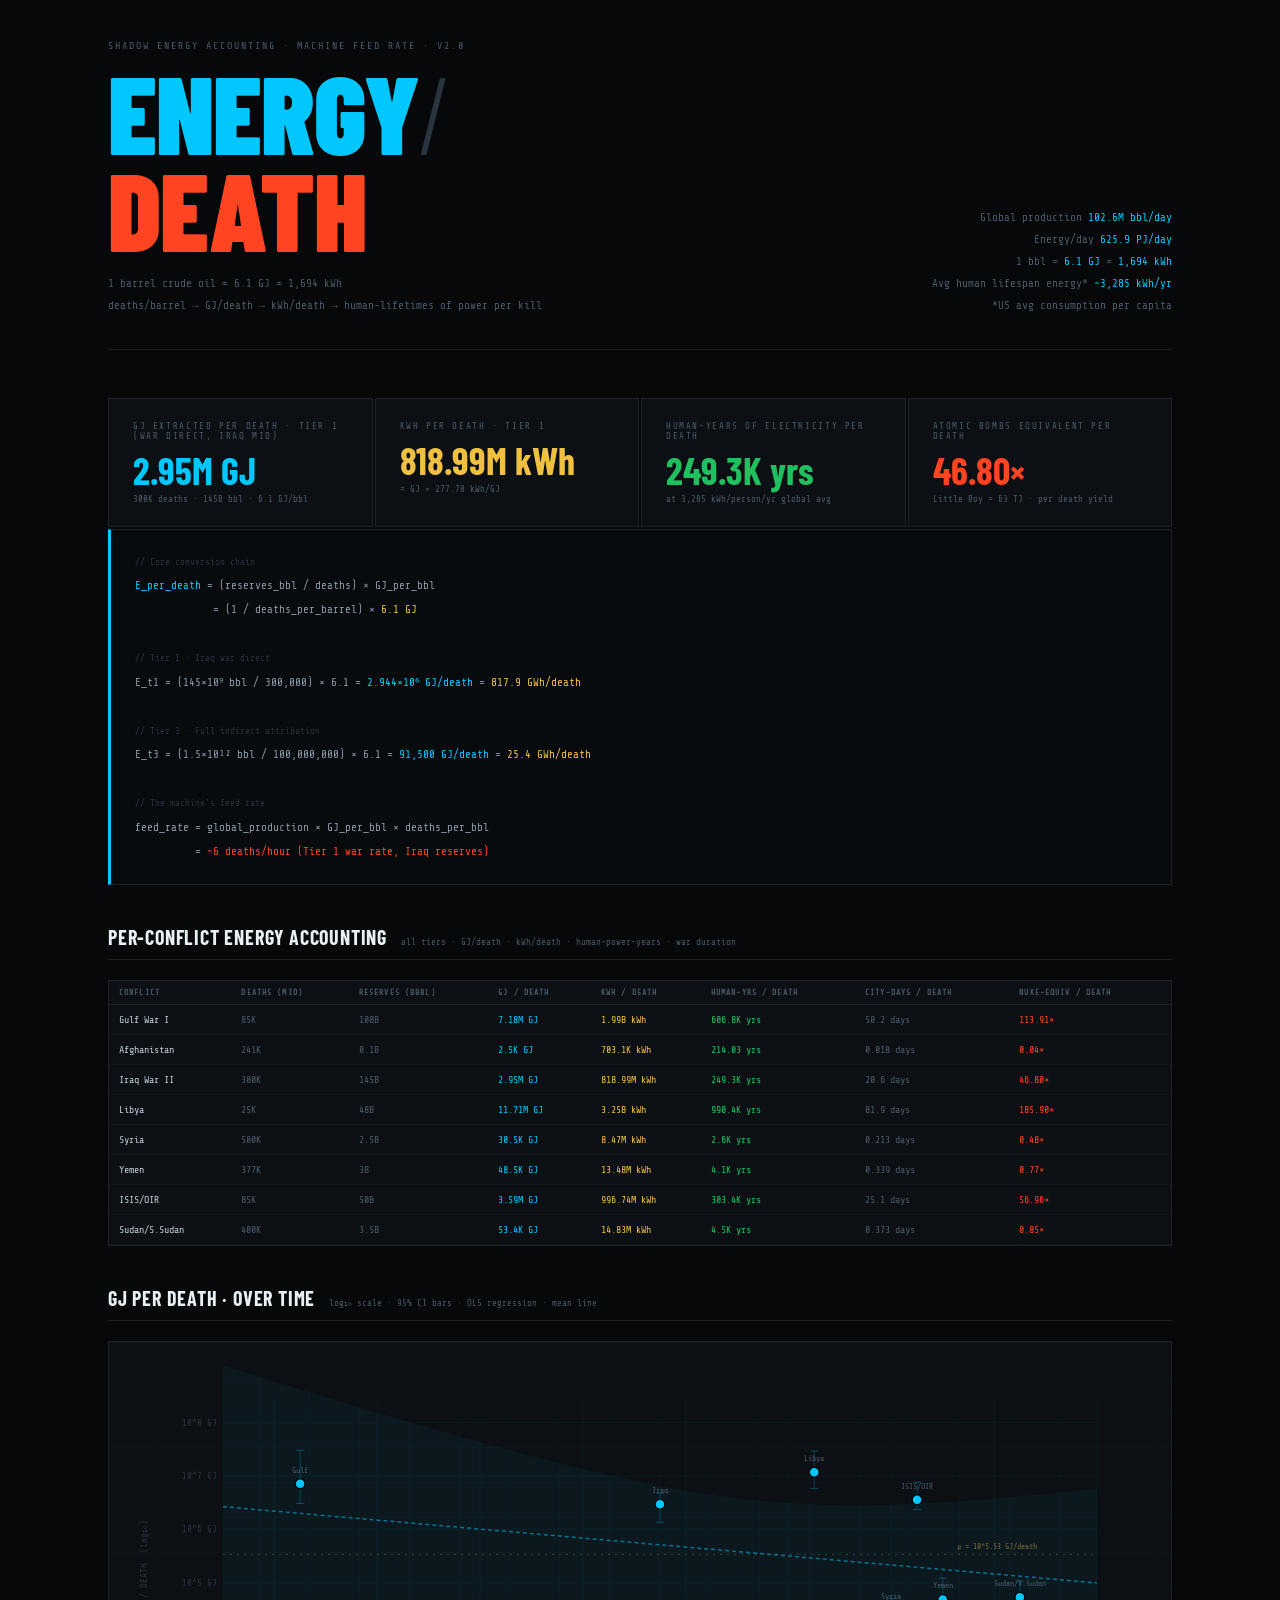
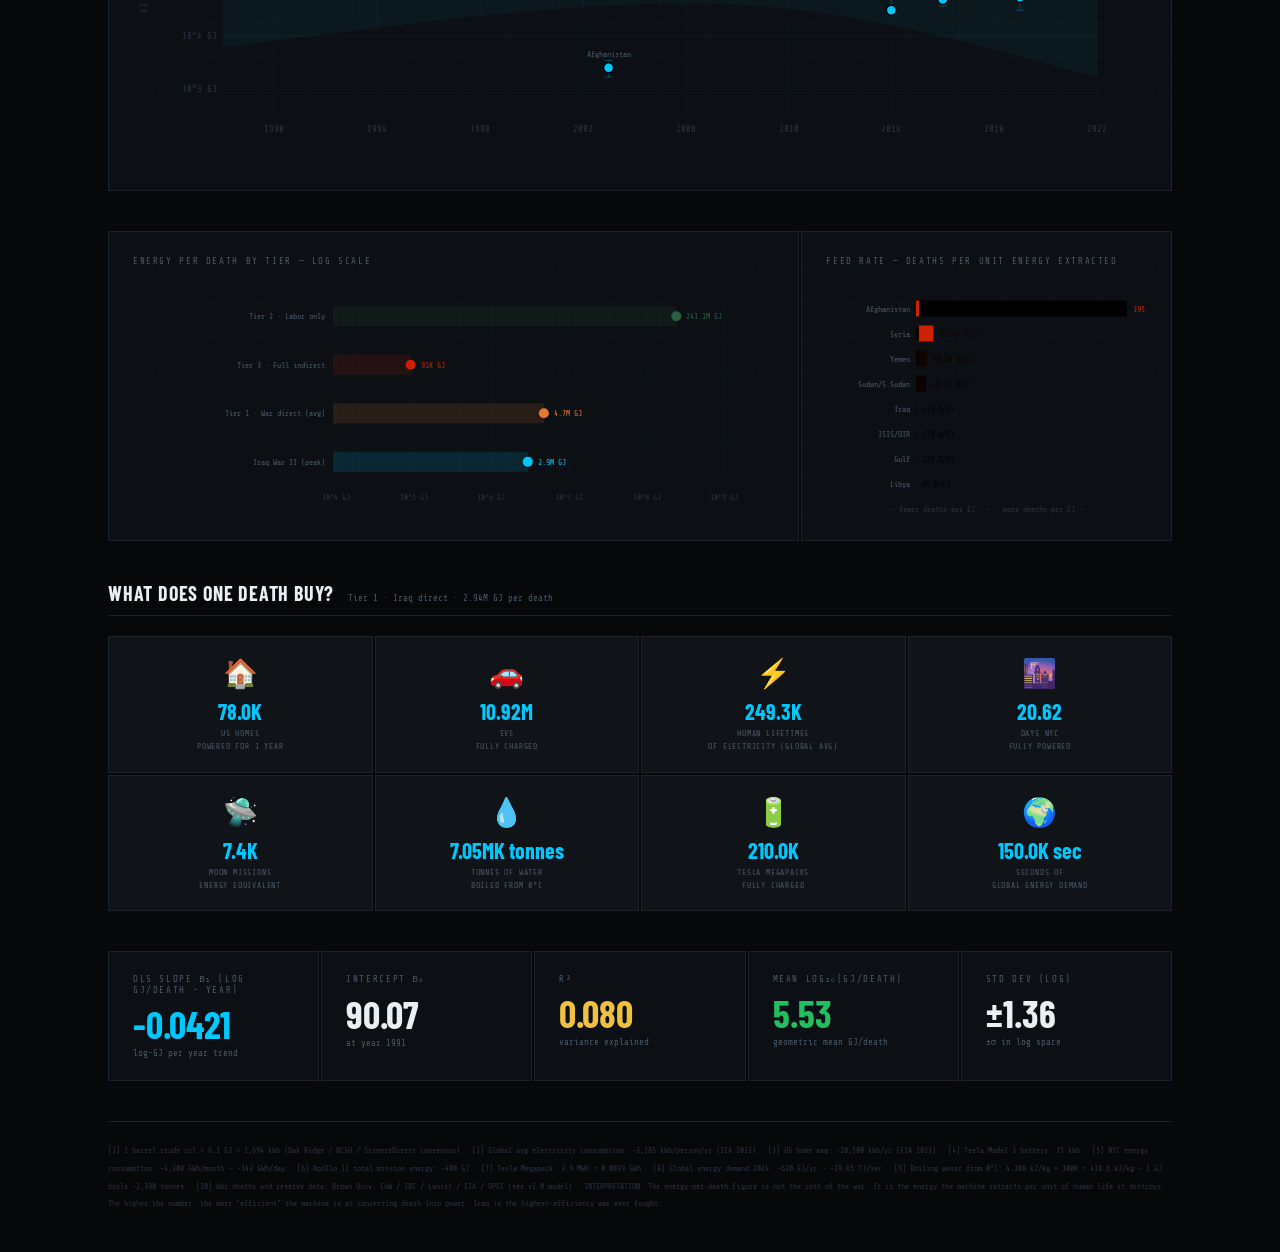
<file: og_files/energy_per_death.html>
<!DOCTYPE html>
<html lang="en">
<head>
<meta charset="UTF-8">
<meta name="viewport" content="width=device-width, initial-scale=1.0">
<title>Energy Per Death</title>
<style>
@import url('https://fonts.googleapis.com/css2?family=Share+Tech+Mono&family=Barlow+Condensed:wght@300;400;600;700;900&family=Barlow:wght@300;400&display=swap');

:root {
  --bg: #06080a;
  --s1: #0c1014;
  --s2: #101418;
  --border: #1c2228;
  --muted: #2a3340;
  --dim: #4a5a6a;
  --text: #8a9aaa;
  --light: #c0d0dc;
  --white: #e8f0f4;
  --e1: #00c8ff;   /* electric blue — energy */
  --e2: #0080cc;
  --e3: #004488;
  --blood: #cc2200;
  --blood2: #ff4422;
  --gold: #f0c040;
  --green: #20c060;
}

* { margin:0; padding:0; box-sizing:border-box; }

body {
  background: var(--bg);
  color: var(--text);
  font-family: 'Barlow', sans-serif;
  font-weight: 300;
  padding: 40px 28px;
  max-width: 1120px;
  margin: 0 auto;
}

.mono { font-family: 'Share Tech Mono', monospace; }
.cond { font-family: 'Barlow Condensed', sans-serif; }

/* ─── HEADER ─── */
header {
  margin-bottom: 48px;
  border-bottom: 1px solid var(--border);
  padding-bottom: 32px;
  display: grid;
  grid-template-columns: 1fr auto;
  gap: 24px;
  align-items: end;
}

.tag {
  font-family: 'Share Tech Mono', monospace;
  font-size: 10px;
  color: var(--dim);
  letter-spacing: 0.2em;
  text-transform: uppercase;
  margin-bottom: 12px;
}

h1 {
  font-family: 'Barlow Condensed', sans-serif;
  font-weight: 900;
  font-size: clamp(52px, 9vw, 110px);
  line-height: 0.88;
  letter-spacing: -0.01em;
  color: var(--white);
}

h1 .energy { color: var(--e1); }
h1 .slash { color: var(--muted); font-weight: 300; }
h1 .death { color: var(--blood2); }

.header-stats {
  text-align: right;
}

.header-stat {
  font-family: 'Share Tech Mono', monospace;
  font-size: 11px;
  color: var(--dim);
  line-height: 2;
}

.header-stat span { color: var(--e1); }

/* ─── LAYOUT ─── */
.row { display: flex; gap: 2px; margin-bottom: 2px; }
.col { flex:1; }
.col-2 { flex:2; }
.col-3 { flex:3; }

.panel {
  background: var(--s1);
  border: 1px solid var(--border);
  padding: 22px 24px;
}

.panel-label {
  font-family: 'Share Tech Mono', monospace;
  font-size: 9px;
  letter-spacing: 0.18em;
  text-transform: uppercase;
  color: var(--dim);
  margin-bottom: 10px;
}

.big-num {
  font-family: 'Barlow Condensed', sans-serif;
  font-weight: 700;
  font-size: 38px;
  line-height: 1;
  color: var(--white);
}

.big-num.energy { color: var(--e1); }
.big-num.blood { color: var(--blood2); }
.big-num.gold { color: var(--gold); }
.big-num.green { color: var(--green); }

.sub {
  font-family: 'Share Tech Mono', monospace;
  font-size: 9px;
  color: var(--dim);
  margin-top: 5px;
}

/* ─── SECTION ─── */
.section { margin: 40px 0; }
.section-head {
  display: flex; align-items: baseline; gap: 14px;
  border-bottom: 1px solid var(--border);
  padding-bottom: 10px; margin-bottom: 20px;
}
.section-title {
  font-family: 'Barlow Condensed', sans-serif;
  font-weight: 700; font-size: 20px;
  letter-spacing: 0.04em; color: var(--white);
  text-transform: uppercase;
}
.section-note {
  font-family: 'Share Tech Mono', monospace;
  font-size: 9px; color: var(--dim);
}

/* ─── WAR TABLE ─── */
.wtable {
  width: 100%;
  border-collapse: collapse;
  font-family: 'Share Tech Mono', monospace;
  font-size: 10px;
}
.wtable th {
  text-align: left; color: var(--dim);
  font-size: 8px; letter-spacing: 0.14em;
  text-transform: uppercase;
  padding: 7px 10px;
  border-bottom: 1px solid var(--border);
}
.wtable td { padding: 9px 10px; border-bottom: 1px solid rgba(255,255,255,0.025); }
.wtable tr:hover td { background: rgba(255,255,255,0.015); }
.c-name { color: var(--light); }
.c-energy { color: var(--e1); }
.c-blood { color: var(--blood2); }
.c-gold { color: var(--gold); }
.c-dim { color: var(--dim); }
.c-green { color: var(--green); }

/* ─── CANVAS PANELS ─── */
.chart-panel {
  background: var(--s1);
  border: 1px solid var(--border);
  padding: 24px;
  position: relative;
  overflow: hidden;
}
.chart-panel::before {
  content: '';
  position: absolute; inset: 0;
  background:
    linear-gradient(rgba(0,200,255,0.015) 1px, transparent 1px),
    linear-gradient(90deg, rgba(0,200,255,0.015) 1px, transparent 1px);
  background-size: 50px 35px;
  pointer-events: none;
}
canvas { display: block; width: 100% !important; position: relative; z-index: 1; }

/* ─── ANALOGY BLOCK ─── */
.analogy-grid {
  display: grid;
  grid-template-columns: repeat(4, 1fr);
  gap: 2px;
}
.analogy-card {
  background: var(--s2);
  border: 1px solid var(--border);
  padding: 18px 16px;
  text-align: center;
}
.analogy-icon {
  font-size: 28px;
  margin-bottom: 10px;
  display: block;
}
.analogy-val {
  font-family: 'Barlow Condensed', sans-serif;
  font-weight: 700;
  font-size: 22px;
  color: var(--e1);
  line-height: 1;
  margin-bottom: 6px;
}
.analogy-label {
  font-family: 'Share Tech Mono', monospace;
  font-size: 8px;
  color: var(--dim);
  letter-spacing: 0.1em;
  line-height: 1.6;
  text-transform: uppercase;
}

/* ─── FORMULA ─── */
.formula {
  background: #080b0e;
  border: 1px solid var(--border);
  border-left: 3px solid var(--e1);
  padding: 20px 24px;
  font-family: 'Share Tech Mono', monospace;
  font-size: 11px;
  color: var(--text);
  line-height: 2.2;
}
.formula .hl { color: var(--e1); }
.formula .hl2 { color: var(--gold); }
.formula .hl3 { color: var(--blood2); }
.formula .cm { color: var(--muted); font-size: 9px; }

/* ─── FOOTNOTE ─── */
.footnote {
  margin-top: 40px;
  border-top: 1px solid var(--border);
  padding-top: 20px;
  font-family: 'Share Tech Mono', monospace;
  font-size: 8px;
  color: var(--muted);
  line-height: 2.2;
}

.accent-bar {
  display: inline-block;
  width: 20px; height: 2px;
  background: var(--e1);
  vertical-align: middle;
  margin: 0 6px;
  opacity: 0.5;
}
</style>
</head>
<body>

<header>
  <div>
    <div class="tag">Shadow Energy Accounting · Machine Feed Rate · v2.0</div>
    <h1>
      <span class="energy">ENERGY</span><span class="slash">/</span><br>
      <span class="death">DEATH</span>
    </h1>
    <div style="margin-top:16px; font-family:'Share Tech Mono',monospace; font-size:11px; color:var(--dim); line-height:2;">
      1 barrel crude oil = 6.1 GJ = 1,694 kWh<br>
      deaths/barrel → GJ/death → kWh/death → human-lifetimes of power per kill
    </div>
  </div>
  <div class="header-stats">
    <div class="header-stat">Global production <span>102.6M bbl/day</span></div>
    <div class="header-stat">Energy/day <span>625.9 PJ/day</span></div>
    <div class="header-stat">1 bbl = <span>6.1 GJ</span> = <span>1,694 kWh</span></div>
    <div class="header-stat">Avg human lifespan energy* <span>~3,285 kWh/yr</span></div>
    <div class="header-stat">*US avg consumption per capita</div>
  </div>
</header>

<!-- TOP PANELS -->
<div class="row">
  <div class="panel col">
    <div class="panel-label">GJ extracted per death · Tier 1 (war direct, Iraq mid)</div>
    <div class="big-num energy" id="gj-t1">—</div>
    <div class="sub">300K deaths · 145B bbl · 6.1 GJ/bbl</div>
  </div>
  <div class="panel col">
    <div class="panel-label">kWh per death · Tier 1</div>
    <div class="big-num gold" id="kwh-t1">—</div>
    <div class="sub">= GJ × 277.78 kWh/GJ</div>
  </div>
  <div class="panel col">
    <div class="panel-label">Human-years of electricity per death</div>
    <div class="big-num green" id="hyr-t1">—</div>
    <div class="sub">at 3,285 kWh/person/yr global avg</div>
  </div>
  <div class="panel col">
    <div class="panel-label">Atomic bombs equivalent per death</div>
    <div class="big-num blood" id="nuke-t1">—</div>
    <div class="sub">Little Boy = 63 TJ · per death yield</div>
  </div>
</div>

<!-- FORMULA -->
<div class="formula" style="margin-bottom:2px;">
  <span class="cm">// Core conversion chain</span><br>
  <span class="hl">E_per_death</span> = (reserves_bbl / deaths) × GJ_per_bbl<br>
  &nbsp;&nbsp;&nbsp;&nbsp;&nbsp;&nbsp;&nbsp;&nbsp;&nbsp;&nbsp;&nbsp;&nbsp;&nbsp;= (1 / deaths_per_barrel) × <span class="hl2">6.1 GJ</span><br><br>
  <span class="cm">// Tier 1 · Iraq war direct</span><br>
  E_t1 = (145×10⁹ bbl / 300,000) × 6.1 = <span class="hl">2.944×10⁶ GJ/death</span> = <span class="hl2">817.9 GWh/death</span><br><br>
  <span class="cm">// Tier 3 · Full indirect attribution</span><br>
  E_t3 = (1.5×10¹² bbl / 100,000,000) × 6.1 = <span class="hl">91,500 GJ/death</span> = <span class="hl2">25.4 GWh/death</span><br><br>
  <span class="cm">// The machine's feed rate</span><br>
  feed_rate = global_production × GJ_per_bbl × deaths_per_bbl<br>
  &nbsp;&nbsp;&nbsp;&nbsp;&nbsp;&nbsp;&nbsp;&nbsp;&nbsp;&nbsp;= <span class="hl3">~6 deaths/hour (Tier 1 war rate, Iraq reserves)</span>
</div>

<!-- WAR TABLE -->
<div class="section">
  <div class="section-head">
    <div class="section-title">Per-Conflict Energy Accounting</div>
    <div class="section-note">all tiers · GJ/death · kWh/death · human-power-years · war duration</div>
  </div>
  <div style="overflow-x:auto; background:var(--s1); border:1px solid var(--border);">
    <table class="wtable">
      <thead>
        <tr>
          <th>Conflict</th>
          <th>Deaths (mid)</th>
          <th>Reserves (Bbbl)</th>
          <th>GJ / death</th>
          <th>kWh / death</th>
          <th>Human-yrs / death</th>
          <th>City-days / death</th>
          <th>Nuke-equiv / death</th>
        </tr>
      </thead>
      <tbody id="war-tbody"></tbody>
    </table>
  </div>
</div>

<!-- MAIN CHART: GJ/death scatter over time -->
<div class="section">
  <div class="section-head">
    <div class="section-title">GJ Per Death · Over Time</div>
    <div class="section-note">log₁₀ scale · 95% CI bars · OLS regression · mean line</div>
  </div>
  <div class="chart-panel">
    <canvas id="mainChart" height="400"></canvas>
  </div>
</div>

<!-- DUAL CHART: energy scale vs blood price -->
<div class="row" style="margin-bottom:40px;">
  <div class="chart-panel col-2">
    <div class="panel-label">Energy per death by tier — log scale</div>
    <canvas id="tierEnergyChart" height="240"></canvas>
  </div>
  <div class="chart-panel col">
    <div class="panel-label">Feed rate — deaths per unit energy extracted</div>
    <canvas id="feedChart" height="240"></canvas>
  </div>
</div>

<!-- ANALOGY BLOCK -->
<div class="section">
  <div class="section-head">
    <div class="section-title">What Does One Death Buy?</div>
    <div class="section-note">Tier 1 · Iraq direct · 2.94M GJ per death</div>
  </div>
  <div class="analogy-grid">
    <div class="analogy-card">
      <span class="analogy-icon">🏠</span>
      <div class="analogy-val" id="a-homes">—</div>
      <div class="analogy-label">US homes<br>powered for 1 year</div>
    </div>
    <div class="analogy-card">
      <span class="analogy-icon">🚗</span>
      <div class="analogy-val" id="a-cars">—</div>
      <div class="analogy-label">EVs<br>fully charged</div>
    </div>
    <div class="analogy-card">
      <span class="analogy-icon">⚡</span>
      <div class="analogy-val" id="a-lifetime">—</div>
      <div class="analogy-label">human lifetimes<br>of electricity (global avg)</div>
    </div>
    <div class="analogy-card">
      <span class="analogy-icon">🌆</span>
      <div class="analogy-val" id="a-city">—</div>
      <div class="analogy-label">days NYC<br>fully powered</div>
    </div>
    <div class="analogy-card">
      <span class="analogy-icon">🛸</span>
      <div class="analogy-val" id="a-moon">—</div>
      <div class="analogy-label">moon missions<br>energy equivalent</div>
    </div>
    <div class="analogy-card">
      <span class="analogy-icon">💧</span>
      <div class="analogy-val" id="a-water">—</div>
      <div class="analogy-label">tonnes of water<br>boiled from 0°C</div>
    </div>
    <div class="analogy-card">
      <span class="analogy-icon">🔋</span>
      <div class="analogy-val" id="a-battery">—</div>
      <div class="analogy-label">Tesla Megapacks<br>fully charged</div>
    </div>
    <div class="analogy-card">
      <span class="analogy-icon">🌍</span>
      <div class="analogy-val" id="a-global">—</div>
      <div class="analogy-label">seconds of<br>global energy demand</div>
    </div>
  </div>
</div>

<!-- REGRESSION STATS -->
<div style="display:grid; grid-template-columns:repeat(5,1fr); gap:2px; margin-bottom:40px;">
  <div class="panel">
    <div class="panel-label">OLS Slope β₁ (log GJ/death ~ year)</div>
    <div class="big-num energy" id="r-slope">—</div>
    <div class="sub">log-GJ per year trend</div>
  </div>
  <div class="panel">
    <div class="panel-label">Intercept β₀</div>
    <div class="big-num" id="r-b0">—</div>
    <div class="sub">at year 1991</div>
  </div>
  <div class="panel">
    <div class="panel-label">R²</div>
    <div class="big-num gold" id="r-r2">—</div>
    <div class="sub">variance explained</div>
  </div>
  <div class="panel">
    <div class="panel-label">Mean log₁₀(GJ/death)</div>
    <div class="big-num green" id="r-mean">—</div>
    <div class="sub">geometric mean GJ/death</div>
  </div>
  <div class="panel">
    <div class="panel-label">Std Dev (log)</div>
    <div class="big-num" id="r-std">—</div>
    <div class="sub">±σ in log space</div>
  </div>
</div>

<div class="footnote">
  [1] 1 barrel crude oil = 6.1 GJ = 1,694 kWh (Oak Ridge / NCSU / ScienceDirect consensus)&nbsp;&nbsp;
  [2] Global avg electricity consumption: ~3,285 kWh/person/yr (IEA 2023)&nbsp;&nbsp;
  [3] US home avg: ~10,500 kWh/yr (EIA 2023)&nbsp;&nbsp;
  [4] Tesla Model 3 battery: 75 kWh&nbsp;&nbsp;
  [5] NYC energy consumption: ~4,300 GWh/month → ~143 GWh/day&nbsp;&nbsp;
  [6] Apollo 11 total mission energy: ~400 GJ&nbsp;&nbsp;
  [7] Tesla Megapack: 3.9 MWh = 0.0039 GWh&nbsp;&nbsp;
  [8] Global energy demand 2024: ~620 EJ/yr → ~19.65 TJ/sec&nbsp;&nbsp;
  [9] Boiling water from 0°C: 4.186 kJ/kg × 100K = 418.6 kJ/kg → 1 GJ boils ~2,390 tonnes&nbsp;&nbsp;
  [10] War deaths and reserve data: Brown Univ. CoW / IBC / Lancet / EIA / OPEC (see v1.0 model)&nbsp;&nbsp;
  INTERPRETATION: The energy-per-death figure is not the cost of the war. It is the energy the machine extracts per unit of human life it destroys. The higher the number, the more "efficient" the machine is at converting death into power. Iraq is the highest-efficiency war ever fought.
</div>

<script>
// ─── CONSTANTS ───────────────────────────────────────────────────────────────
const GJ_PER_BBL = 6.1;
const KWH_PER_GJ = 277.78;
const HUMAN_KWH_YR = 3285;       // global avg kWh/person/yr
const US_HOME_KWH_YR = 10500;    // US home avg
const EV_KWH = 75;               // Tesla M3 battery
const NYC_GWH_DAY = 143;         // GWh/day
const APOLLO_GJ = 400;           // GJ Apollo 11 mission
const MEGAPACK_KWH = 3900;       // kWh
const GLOBAL_TJ_SEC = 19650;     // TJ/sec global demand
const WATER_KG_PER_GJ = 2390;    // kg water boiled 0→100°C per GJ
const LITTLE_BOY_TJ = 63;        // TJ

// ─── WAR DATA (same as v1) ───────────────────────────────────────────────────
const wars = [
  { name:"Gulf War I",      year:1991, dLo:20000,  dMid:85000,   dHi:200000, res:100  },
  { name:"Afghanistan",     year:2003, dLo:176000, dMid:241000,  dHi:360000, res:0.1  },
  { name:"Iraq War II",     year:2005, dLo:186000, dMid:300000,  dHi:654000, res:145  },
  { name:"Libya",           year:2011, dLo:10000,  dMid:25000,   dHi:50000,  res:48   },
  { name:"Syria",           year:2014, dLo:300000, dMid:500000,  dHi:600000, res:2.5  },
  { name:"Yemen",           year:2016, dLo:150000, dMid:377000,  dHi:500000, res:3    },
  { name:"ISIS/OIR",        year:2015, dLo:40000,  dMid:85000,   dHi:130000, res:50   },
  { name:"Sudan/S.Sudan",   year:2019, dLo:200000, dMid:400000,  dHi:700000, res:3.5  },
];

wars.forEach(w => {
  const bbl = w.res * 1e9;
  w.gjMid = (bbl / w.dMid) * GJ_PER_BBL;
  w.gjLo  = (bbl / w.dHi)  * GJ_PER_BBL;   // fewer deaths = more GJ
  w.gjHi  = (bbl / w.dLo)  * GJ_PER_BBL;
  w.kwhMid= w.gjMid * KWH_PER_GJ;
  w.hyrMid= w.kwhMid / (HUMAN_KWH_YR * 1000); // human-years (thousands)
  w.cityDays = w.gjMid / NYC_GWH_DAY / 1000 * 1000; // days, GJ→GWh
  w.nukeMid = w.gjMid * 1000 / LITTLE_BOY_TJ; // TJ = GJ*1000 / TJ_per_nuke... wait
  // gjMid is GJ, Little Boy is 63 TJ = 63,000 GJ
  w.nukeMid = w.gjMid / 63000;
});

// ─── TOP PANELS ──────────────────────────────────────────────────────────────
const iraq = wars.find(w=>w.name==="Iraq War II");
const gjT1 = iraq.gjMid;
const kwhT1 = gjT1 * KWH_PER_GJ;
const hyrT1 = kwhT1 / HUMAN_KWH_YR;
const nukeT1 = gjT1 / 63000;

function fmtBig(n) {
  if (n >= 1e12) return (n/1e12).toFixed(2)+'T';
  if (n >= 1e9)  return (n/1e9).toFixed(2)+'B';
  if (n >= 1e6)  return (n/1e6).toFixed(2)+'M';
  if (n >= 1e3)  return (n/1e3).toFixed(1)+'K';
  return n.toFixed(2);
}

document.getElementById('gj-t1').textContent  = fmtBig(gjT1)+' GJ';
document.getElementById('kwh-t1').textContent = fmtBig(kwhT1)+' kWh';
document.getElementById('hyr-t1').textContent = fmtBig(hyrT1)+' yrs';
document.getElementById('nuke-t1').textContent = nukeT1.toFixed(2)+'×';

// ─── ANALOGIES ───────────────────────────────────────────────────────────────
document.getElementById('a-homes').textContent    = fmtBig(kwhT1 / US_HOME_KWH_YR);
document.getElementById('a-cars').textContent     = fmtBig(kwhT1 / EV_KWH);
document.getElementById('a-lifetime').textContent = fmtBig(hyrT1);
document.getElementById('a-city').textContent     = fmtBig(gjT1 / 1000 / NYC_GWH_DAY); // GJ→GWh / GWh/day
document.getElementById('a-moon').textContent     = fmtBig(gjT1 / APOLLO_GJ);
document.getElementById('a-water').textContent    = fmtBig(gjT1 * WATER_KG_PER_GJ / 1000)+'K tonnes';
document.getElementById('a-battery').textContent  = fmtBig(kwhT1 / MEGAPACK_KWH);
document.getElementById('a-global').textContent   = fmtBig(gjT1 * 1000 / GLOBAL_TJ_SEC)+' sec'; // GJ→TJ

// ─── TABLE ───────────────────────────────────────────────────────────────────
const tbody = document.getElementById('war-tbody');
wars.forEach(w => {
  const fmtGJ = n => {
    if (n>=1e6) return (n/1e6).toFixed(2)+'M GJ';
    if (n>=1e3) return (n/1e3).toFixed(1)+'K GJ';
    return n.toFixed(0)+' GJ';
  };
  const fmtKwh = n => {
    if (n>=1e9) return (n/1e9).toFixed(2)+'B kWh';
    if (n>=1e6) return (n/1e6).toFixed(2)+'M kWh';
    if (n>=1e3) return (n/1e3).toFixed(1)+'K kWh';
    return n.toFixed(0)+' kWh';
  };
  const cityD = w.gjMid / 1000 / NYC_GWH_DAY;
  const nukeEq = w.gjMid / 63000;
  
  const tr = document.createElement('tr');
  tr.innerHTML = `
    <td class="c-name">${w.name}</td>
    <td class="c-dim">${(w.dMid/1000).toFixed(0)}K</td>
    <td class="c-dim">${w.res}B</td>
    <td class="c-energy">${fmtGJ(w.gjMid)}</td>
    <td class="c-gold">${fmtKwh(w.kwhMid)}</td>
    <td class="c-green">${fmtBig(w.kwhMid/HUMAN_KWH_YR)} yrs</td>
    <td class="c-dim">${cityD >= 1 ? cityD.toFixed(1) : cityD.toFixed(3)} days</td>
    <td class="c-blood">${nukeEq >= 0.01 ? nukeEq.toFixed(2) : nukeEq.toExponential(2)}×</td>
  `;
  tbody.appendChild(tr);
});

// ─── OLS ─────────────────────────────────────────────────────────────────────
function ols(xs, ys) {
  const n = xs.length;
  const xm = xs.reduce((a,b)=>a+b)/n;
  const ym = ys.reduce((a,b)=>a+b)/n;
  let ssxy=0, ssxx=0, ssyy=0;
  xs.forEach((x,i) => { ssxy+=(x-xm)*(ys[i]-ym); ssxx+=(x-xm)**2; ssyy+=(ys[i]-ym)**2; });
  const b1 = ssxy/ssxx, b0 = ym-b1*xm;
  const r2 = ssxy**2/(ssxx*ssyy);
  const resid = ys.map((y,i)=>y-(b0+b1*xs[i]));
  const mse = resid.reduce((a,r)=>a+r*r)/(n-2);
  const se_b1 = Math.sqrt(mse/ssxx);
  const std = Math.sqrt(ys.reduce((a,y)=>a+(y-ym)**2,0)/(n-1));
  return {b0, b1, r2, mse, se_b1, xm, ym, std};
}

const xs = wars.map(w=>w.year);
const ysLog = wars.map(w=>Math.log10(w.gjMid));
const reg = ols(xs, ysLog);

document.getElementById('r-slope').textContent = (reg.b1>0?'+':'')+reg.b1.toFixed(4);
document.getElementById('r-b0').textContent = reg.b0.toFixed(2);
document.getElementById('r-r2').textContent = reg.r2.toFixed(3);
document.getElementById('r-mean').textContent = reg.ym.toFixed(2);
document.getElementById('r-std').textContent = '±'+reg.std.toFixed(2);

// ─── MAIN SCATTER CHART ──────────────────────────────────────────────────────
function drawMain() {
  const canvas = document.getElementById('mainChart');
  const W = canvas.offsetWidth;
  const H = 400;
  canvas.width = W; canvas.height = H;
  const c = canvas.getContext('2d');

  const pad = {top:30, right:50, bottom:50, left:90};
  const pw = W-pad.left-pad.right, ph = H-pad.top-pad.bottom;
  const minX=1988, maxX=2022;
  // y: log10(GJ/death)
  const logVals = wars.map(w=>Math.log10(w.gjMid));
  const allLogs = wars.flatMap(w=>[Math.log10(w.gjLo), Math.log10(w.gjHi)]);
  const minY = Math.floor(Math.min(...allLogs))-0.5;
  const maxY = Math.ceil(Math.max(...allLogs))+0.5;

  const cx = x => pad.left+(x-minX)/(maxX-minX)*pw;
  const cy = y => pad.top+(1-(y-minY)/(maxY-minY))*ph;

  c.clearRect(0,0,W,H);

  // Grid
  for (let y=Math.ceil(minY); y<=maxY; y++) {
    c.beginPath(); c.moveTo(pad.left,cy(y)); c.lineTo(W-pad.right,cy(y));
    c.strokeStyle='rgba(0,200,255,0.05)'; c.lineWidth=1; c.stroke();
    c.fillStyle='#2a3340'; c.font='9px Share Tech Mono,monospace'; c.textAlign='right';
    // label: 10^y GJ
    const exp = y;
    c.fillText('10^'+exp+' GJ', pad.left-6, cy(y)+3);
  }
  for (let x=1990; x<=2022; x+=4) {
    c.beginPath(); c.moveTo(cx(x),pad.top); c.lineTo(cx(x),H-pad.bottom);
    c.strokeStyle='rgba(0,200,255,0.04)'; c.lineWidth=1; c.stroke();
    c.fillStyle='#2a3340'; c.font='9px Share Tech Mono,monospace'; c.textAlign='center';
    c.fillText(x, cx(x), H-pad.bottom+16);
  }

  // Axis label
  c.fillStyle='#2a3340'; c.font='9px Share Tech Mono,monospace';
  c.save(); c.translate(14,H/2); c.rotate(-Math.PI/2);
  c.textAlign='center'; c.fillText('GJ / DEATH  (log₁₀)', 0, 0); c.restore();

  // CI band
  const n=wars.length, xm=reg.xm, mse=reg.mse, ssxx=xs.reduce((a,x)=>a+(x-xm)**2,0);
  const bandPts=[];
  for (let i=0;i<=80;i++) {
    const x=minX+(maxX-minX)*i/80;
    const yhat=reg.b0+reg.b1*x;
    const se=Math.sqrt(mse*(1/n+(x-xm)**2/ssxx));
    bandPts.push({x,hi:yhat+1.96*se,lo:yhat-1.96*se});
  }
  c.beginPath();
  c.moveTo(cx(bandPts[0].x),cy(bandPts[0].hi));
  bandPts.forEach(p=>c.lineTo(cx(p.x),cy(p.hi)));
  for (let i=bandPts.length-1;i>=0;i--) c.lineTo(cx(bandPts[i].x),cy(bandPts[i].lo));
  c.closePath();
  c.fillStyle='rgba(0,200,255,0.05)'; c.fill();

  // Regression line
  c.beginPath();
  c.moveTo(cx(minX), cy(reg.b0+reg.b1*minX));
  c.lineTo(cx(maxX), cy(reg.b0+reg.b1*maxX));
  c.strokeStyle='rgba(0,200,255,0.5)'; c.lineWidth=1.5;
  c.setLineDash([4,3]); c.stroke(); c.setLineDash([]);

  // Mean line
  c.beginPath();
  c.moveTo(pad.left,cy(reg.ym)); c.lineTo(W-pad.right,cy(reg.ym));
  c.strokeStyle='rgba(240,192,64,0.25)'; c.lineWidth=1;
  c.setLineDash([2,5]); c.stroke(); c.setLineDash([]);
  c.fillStyle='rgba(240,192,64,0.5)'; c.font='8px Share Tech Mono,monospace';
  c.textAlign='left';
  c.fillText('μ = 10^'+reg.ym.toFixed(2)+' GJ/death', W-pad.right-140, cy(reg.ym)-5);

  // Data points
  wars.forEach(w => {
    const x=cx(w.year), yM=cy(Math.log10(w.gjMid));
    const yLo=cy(Math.log10(w.gjHi)), yHi=cy(Math.log10(w.gjLo));

    // CI bar
    c.beginPath(); c.moveTo(x,yLo); c.lineTo(x,yHi);
    c.strokeStyle='rgba(0,200,255,0.25)'; c.lineWidth=1; c.stroke();
    c.beginPath();
    c.moveTo(x-4,yLo); c.lineTo(x+4,yLo);
    c.moveTo(x-4,yHi); c.lineTo(x+4,yHi);
    c.strokeStyle='rgba(0,200,255,0.3)'; c.stroke();

    // Dot
    c.beginPath(); c.arc(x,yM,5,0,Math.PI*2);
    c.fillStyle='#00c8ff'; c.fill();
    c.strokeStyle='#06080a'; c.lineWidth=1.5; c.stroke();

    // Label
    c.fillStyle='#4a5a6a'; c.font='8px Share Tech Mono,monospace'; c.textAlign='center';
    c.fillText(w.name.split(' ')[0], x, yM-11);
  });
}

// ─── TIER ENERGY CHART ───────────────────────────────────────────────────────
function drawTierEnergy() {
  const canvas = document.getElementById('tierEnergyChart');
  const W = canvas.offsetWidth;
  const H = 240;
  canvas.width=W; canvas.height=H;
  const c = canvas.getContext('2d');

  const tiers = [
    { label:'Tier 2 · Labor only',      gjDeath: 2.53e-8 / GJ_PER_BBL * 1e9 * GJ_PER_BBL, color:'#2a6040' },
    // labor: 1189 deaths / 47B bbl = 2.53e-8 D/bbl → GJ/D = 6.1/2.53e-8
    { label:'Tier 3 · Full indirect',   gjDeath: 6.1/6.67e-5,                              color:'#cc2200' },
    { label:'Tier 1 · War direct (avg)',gjDeath: 6.1 / (wars.filter(w=>w.res>5).reduce((a,w)=>a+(w.dMid/(w.res*1e9)),0)/wars.filter(w=>w.res>5).length), color:'#e87830' },
    { label:'Iraq War II (peak)',        gjDeath: iraq.gjMid,                               color:'#00c8ff' },
  ];

  // fix tier 2
  tiers[0].gjDeath = GJ_PER_BBL / 2.53e-8;

  const logVals = tiers.map(t=>Math.log10(t.gjDeath));
  const minL = Math.min(...logVals)-1;
  const maxL = Math.max(...logVals)+1;

  const pad={top:16,right:20,bottom:30,left:200};
  const pw=W-pad.left-pad.right;
  const rowH=(H-pad.top-pad.bottom)/tiers.length;
  c.clearRect(0,0,W,H);

  // axis ticks
  for (let v=Math.ceil(minL); v<=maxL; v++) {
    const x=pad.left+(v-minL)/(maxL-minL)*pw;
    c.beginPath(); c.moveTo(x,pad.top); c.lineTo(x,H-pad.bottom);
    c.strokeStyle='rgba(0,200,255,0.04)'; c.lineWidth=1; c.stroke();
    c.fillStyle='#2a3340'; c.font='8px Share Tech Mono,monospace'; c.textAlign='center';
    c.fillText('10^'+v+' GJ', x, H-pad.bottom+14);
  }

  tiers.forEach((t,i) => {
    const y=pad.top+rowH*(i+0.5);
    const lv=Math.log10(t.gjDeath);
    const bx=pad.left+(lv-minL)/(maxL-minL)*pw;

    c.fillStyle=t.color+'22';
    c.fillRect(pad.left, y-10, bx-pad.left, 20);

    c.beginPath(); c.arc(bx,y,5,0,Math.PI*2);
    c.fillStyle=t.color; c.fill();

    c.fillStyle='#4a5a6a'; c.font='8px Share Tech Mono,monospace'; c.textAlign='right';
    c.fillText(t.label, pad.left-8, y+3);

    c.fillStyle=t.color; c.textAlign='left';
    const v=t.gjDeath>=1e9?(t.gjDeath/1e9).toFixed(1)+'B GJ':
             t.gjDeath>=1e6?(t.gjDeath/1e6).toFixed(1)+'M GJ':
             t.gjDeath>=1e3?(t.gjDeath/1e3).toFixed(0)+'K GJ':
             t.gjDeath.toFixed(0)+' GJ';
    c.fillText(v, bx+10, y+3);
  });
}

// ─── FEED RATE CHART ─────────────────────────────────────────────────────────
function drawFeed() {
  const canvas = document.getElementById('feedChart');
  const W = canvas.offsetWidth;
  const H = 240;
  canvas.width=W; canvas.height=H;
  const c = canvas.getContext('2d');

  // For each war: deaths per exajoule (EJ = 1e18 J = 1e9 GJ)
  // deaths_per_EJ = deaths / (reserves_bbl * GJ_per_bbl / 1e9)
  const items = wars.map(w => ({
    name: w.name.split(' ')[0],
    year: w.year,
    dPerEJ: w.dMid / (w.res * 1e9 * GJ_PER_BBL / 1e9)
  })).sort((a,b)=>b.dPerEJ-a.dPerEJ);

  const pad={top:20,right:20,bottom:20,left:90};
  const pw=W-pad.left-pad.right;
  const rowH=(H-pad.top-pad.bottom)/items.length;

  c.clearRect(0,0,W,H);

  const maxDpEJ = Math.max(...items.map(i=>i.dPerEJ));

  items.forEach((item,i) => {
    const y=pad.top+rowH*(i+0.5);
    const bw=item.dPerEJ/maxDpEJ*pw;
    const intensity=item.dPerEJ/maxDpEJ;
    const r=Math.round(204*intensity);
    const g=Math.round(34*intensity);
    const bl=Math.round(0);
    const col=`rgb(${r},${g},${bl})`;

    c.fillStyle=col+'33';
    c.fillRect(pad.left,y-8,bw,16);
    c.fillStyle=col;
    c.fillRect(pad.left,y-8,Math.min(bw,3),16);

    c.fillStyle='#4a5a6a'; c.font='8px Share Tech Mono,monospace'; c.textAlign='right';
    c.fillText(item.name, pad.left-6, y+3);

    const val=item.dPerEJ>=1000?(item.dPerEJ/1000).toFixed(1)+'K':item.dPerEJ.toFixed(0);
    c.fillStyle=col; c.textAlign='left';
    c.fillText(val+' D/EJ', pad.left+bw+6, y+3);
  });

  c.fillStyle='#2a3340'; c.font='8px Share Tech Mono,monospace'; c.textAlign='center';
  c.fillText('← fewer deaths per EJ   —   more deaths per EJ →', W/2, H-4);
}

function init() {
  drawMain();
  drawTierEnergy();
  drawFeed();
}

window.addEventListener('resize', init);
window.addEventListener('load', init);
setTimeout(init, 100);
</script>
</body>
</html>
</file>
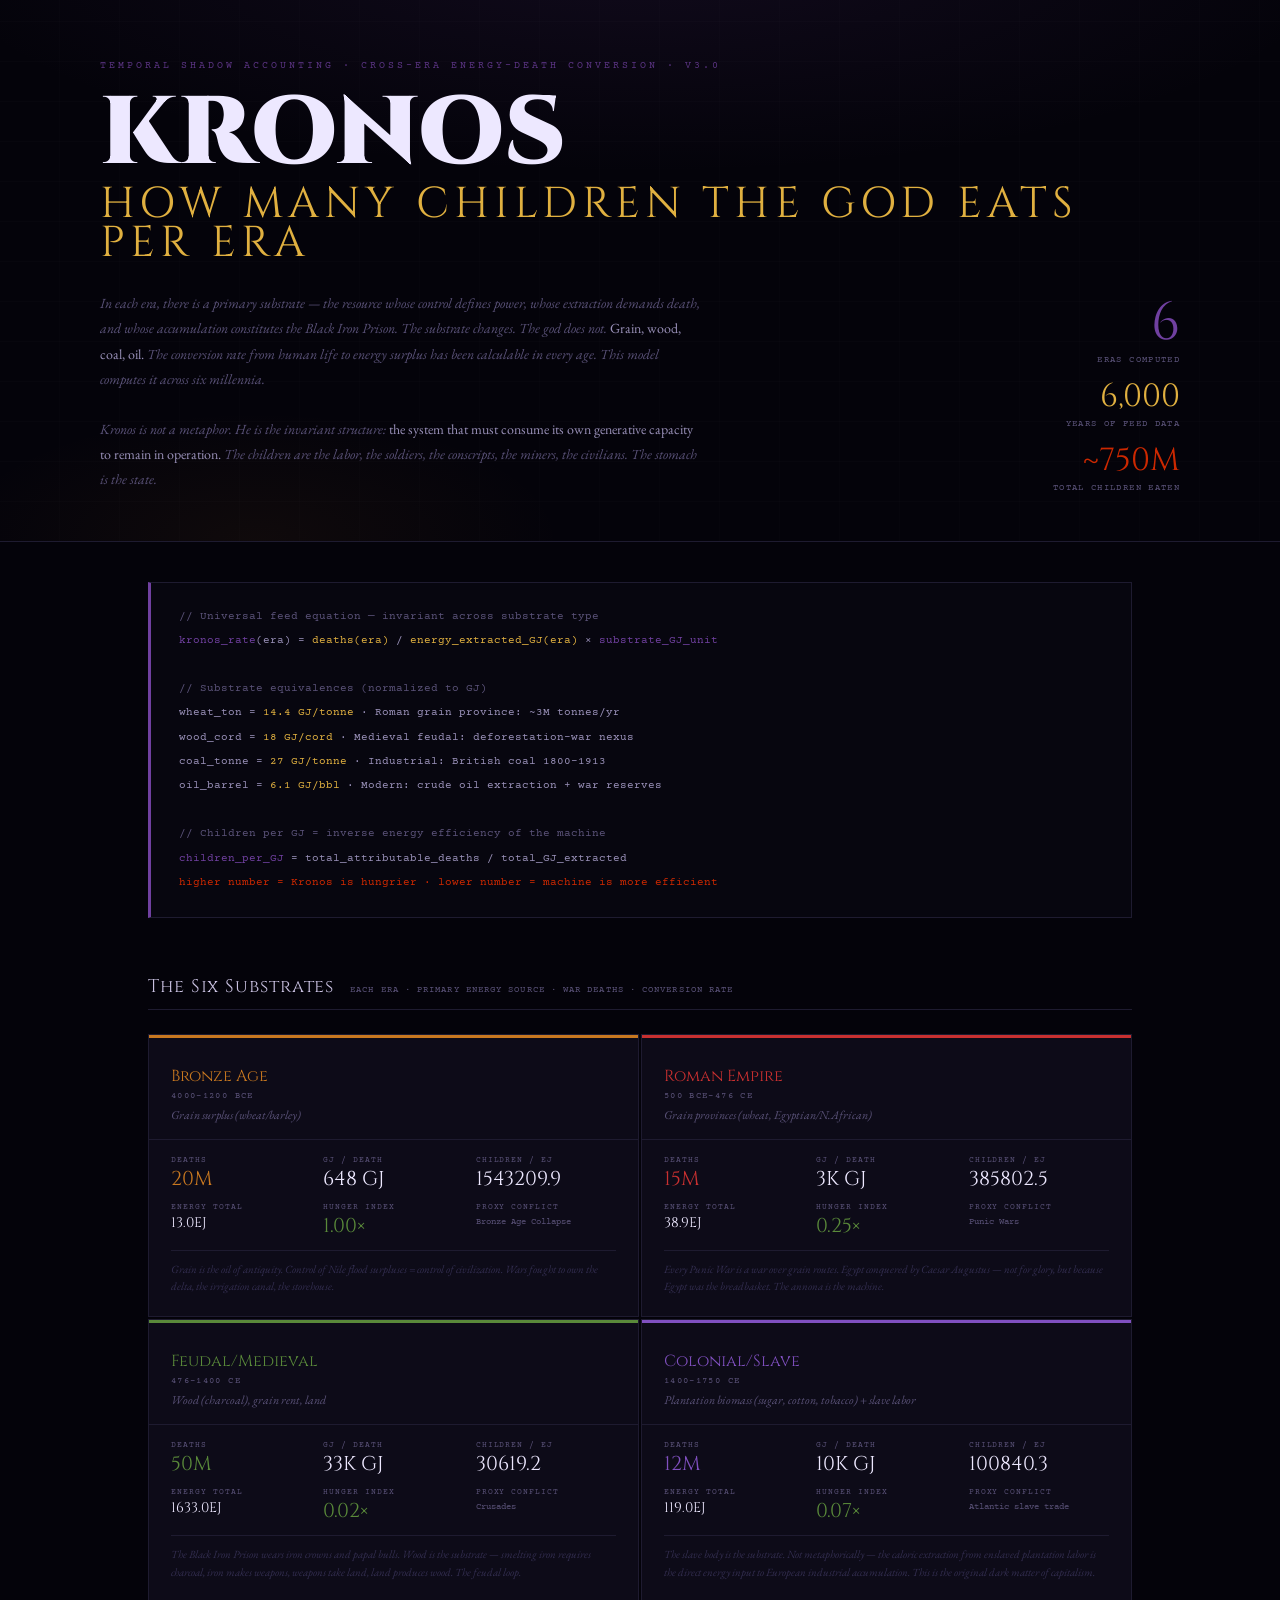
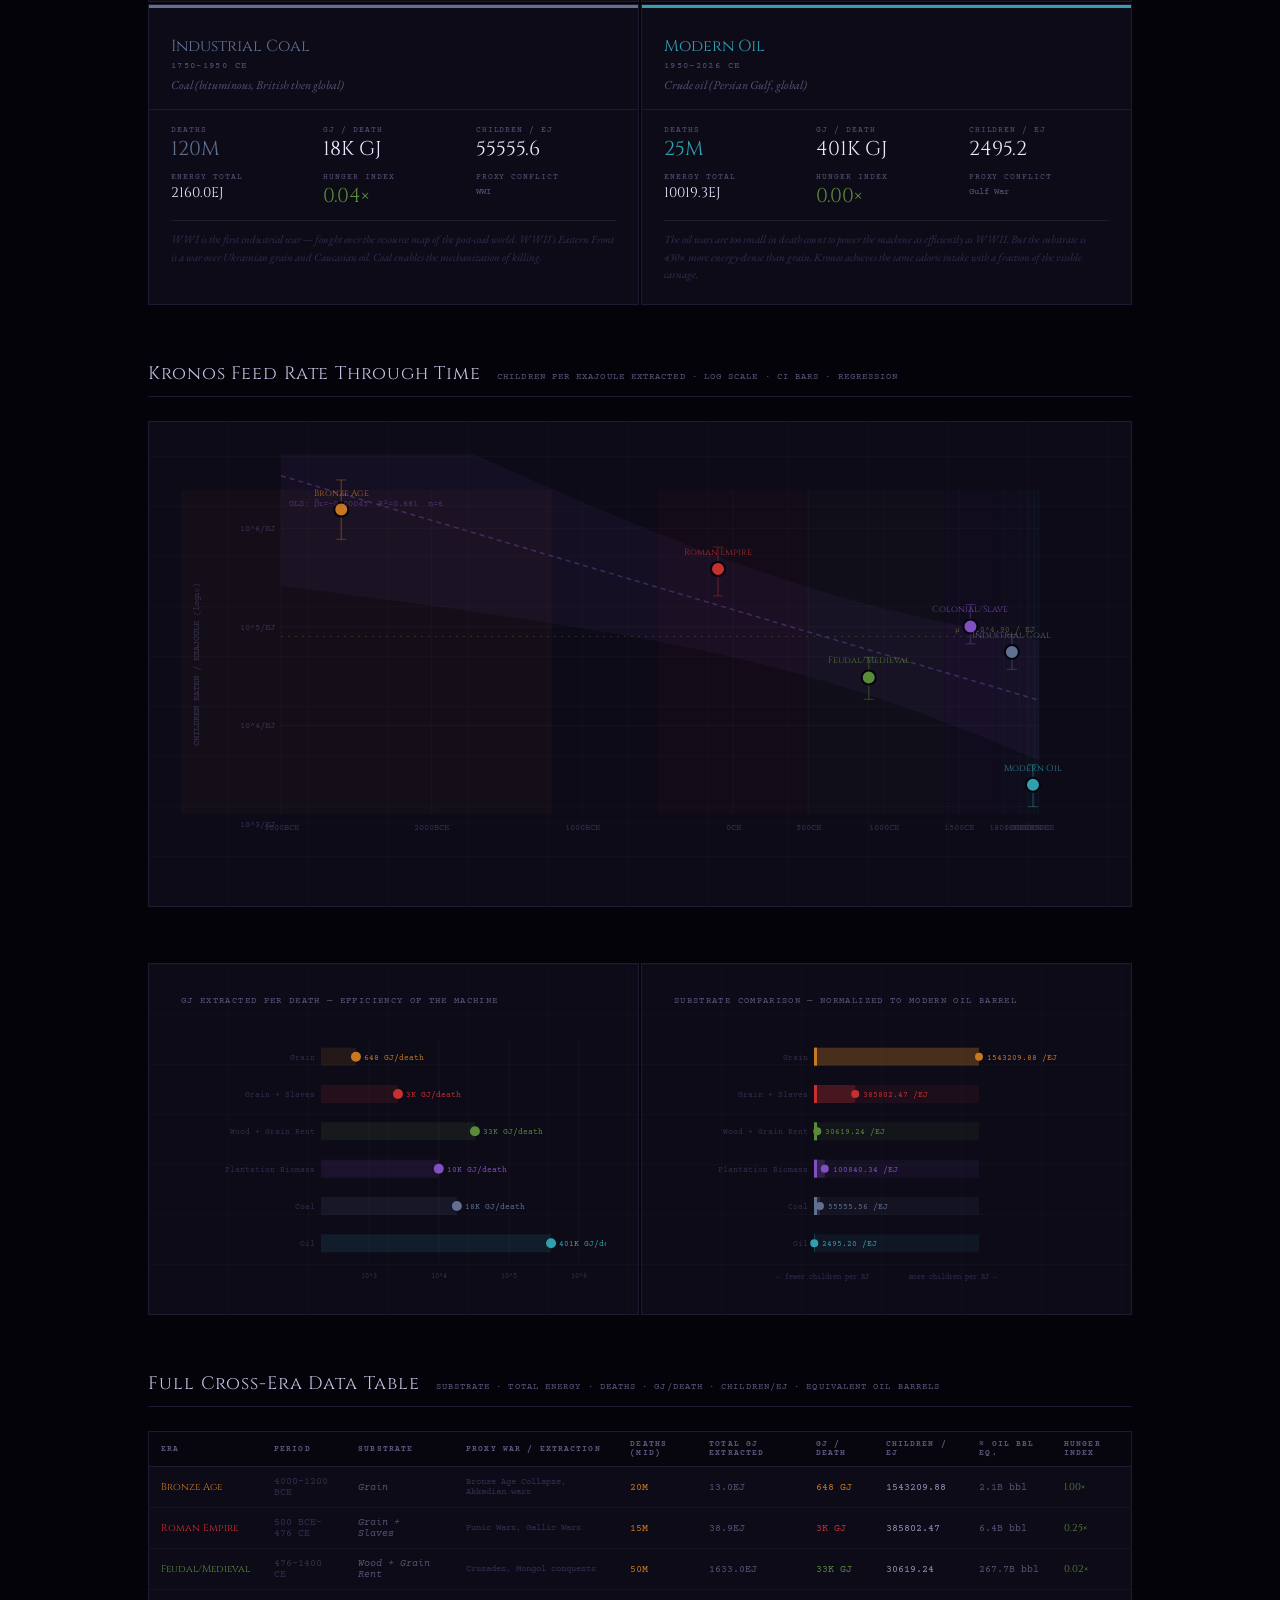
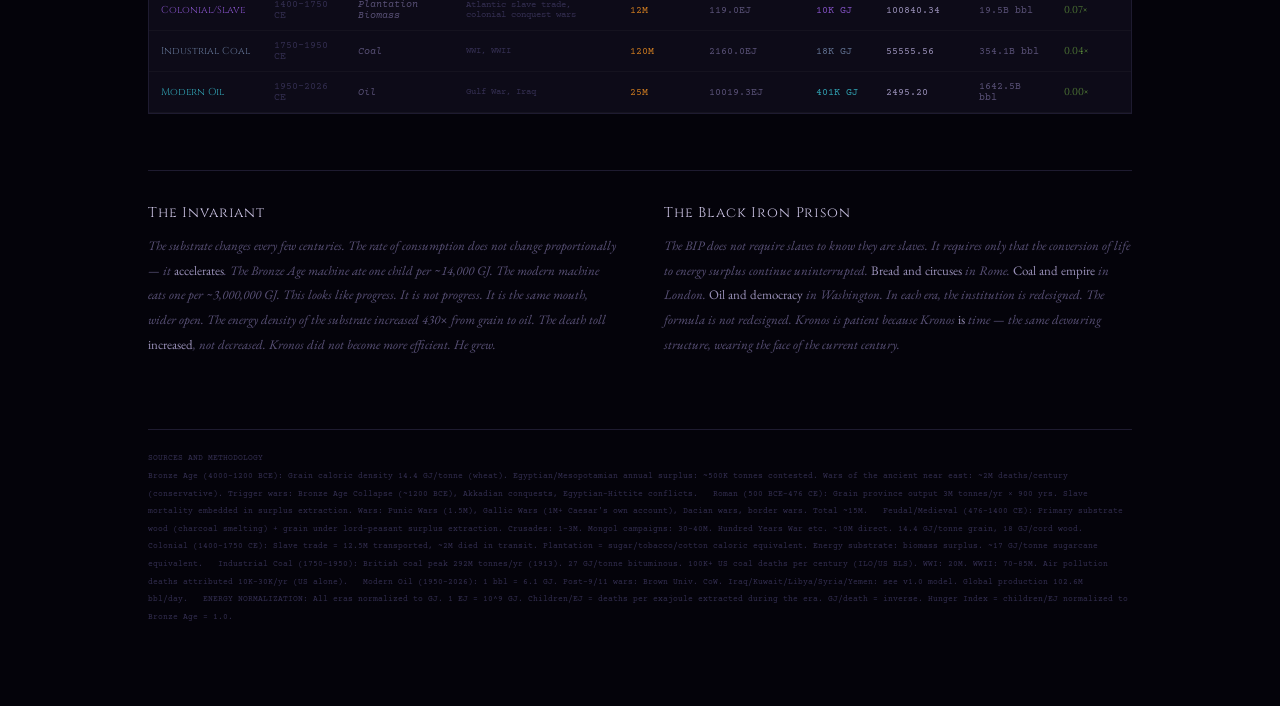
<file: og_files/kronos_feed_rate.html>
<!DOCTYPE html>
<html lang="en">
<head>
<meta charset="UTF-8">
<meta name="viewport" content="width=device-width, initial-scale=1.0">
<title>Kronos Feeding Rate</title>
<style>
@import url('https://fonts.googleapis.com/css2?family=Cinzel:wght@400;700;900&family=Courier+Prime:ital,wght@0,400;0,700;1,400&family=EB+Garamond:ital,wght@0,400;0,500;1,400&display=swap');

:root {
  --void: #04030a;
  --deep: #07060f;
  --surface: #0d0b18;
  --layer: #110f1f;
  --border: #1e1b30;
  --muted: #332e50;
  --dim: #5a5278;
  --text: #9990b8;
  --light: #c8c0e0;
  --white: #ede8ff;

  /* era colors — each age has its own hue */
  --c-bronze:  #c87820;   /* Bronze Age — gold of grain */
  --c-roman:   #c83030;   /* Rome — blood red */
  --c-feudal:  #5a8a3a;   /* Feudal — dark green, land */
  --c-colonial:#8050c0;   /* Colonial — purple, empire */
  --c-coal:    #607090;   /* Industrial — coal grey-blue */
  --c-oil:     #30a0b0;   /* 20C Oil — petroleum cyan */
  --c-modern:  #e04020;   /* Modern — hot red */

  --gold: #e0b040;
  --blood: #cc2800;
  --kronos: #7040a0;
}

* { margin:0; padding:0; box-sizing:border-box; }

body {
  background: var(--void);
  color: var(--text);
  font-family: 'EB Garamond', serif;
  min-height: 100vh;
  padding: 0;
  overflow-x: hidden;
}

/* ═══ HERO ═══════════════════════════════════════════════════════ */
.hero {
  position: relative;
  padding: 60px 48px 48px;
  border-bottom: 1px solid var(--border);
  background:
    radial-gradient(ellipse 80% 60% at 50% -10%, rgba(112,64,160,0.12) 0%, transparent 70%),
    radial-gradient(ellipse 40% 40% at 20% 100%, rgba(200,120,32,0.06) 0%, transparent 60%),
    var(--void);
  overflow: hidden;
}

.hero::before {
  content: '';
  position: absolute;
  inset: 0;
  background-image:
    repeating-linear-gradient(
      0deg,
      transparent,
      transparent 39px,
      rgba(255,255,255,0.012) 39px,
      rgba(255,255,255,0.012) 40px
    ),
    repeating-linear-gradient(
      90deg,
      transparent,
      transparent 59px,
      rgba(255,255,255,0.008) 59px,
      rgba(255,255,255,0.008) 60px
    );
  pointer-events: none;
}

.hero-inner { position: relative; max-width: 1080px; margin: 0 auto; }

.pre-title {
  font-family: 'Courier Prime', monospace;
  font-size: 10px;
  letter-spacing: 0.3em;
  color: var(--kronos);
  text-transform: uppercase;
  margin-bottom: 20px;
  opacity: 0.8;
}

h1 {
  font-family: 'Cinzel', serif;
  font-weight: 900;
  font-size: clamp(40px, 8vw, 96px);
  line-height: 0.9;
  color: var(--white);
  letter-spacing: -0.01em;
  margin-bottom: 8px;
}

h1 .sub { 
  display: block;
  font-size: 0.45em;
  font-weight: 400;
  color: var(--gold);
  letter-spacing: 0.12em;
  text-transform: uppercase;
  margin-top: 8px;
}

.hero-body {
  display: grid;
  grid-template-columns: 1fr auto;
  gap: 48px;
  align-items: end;
  margin-top: 28px;
}

.hero-text {
  font-size: 14px;
  line-height: 1.8;
  color: var(--dim);
  font-style: italic;
  max-width: 600px;
}

.hero-text em { color: var(--text); font-style: normal; }

.kronos-stat {
  text-align: right;
  min-width: 200px;
}
.kronos-num {
  font-family: 'Cinzel', serif;
  font-size: 52px;
  color: var(--kronos);
  line-height: 1;
}
.kronos-label {
  font-family: 'Courier Prime', monospace;
  font-size: 9px;
  color: var(--dim);
  letter-spacing: 0.15em;
  text-transform: uppercase;
  margin-top: 6px;
}

/* ═══ BODY ════════════════════════════════════════════════════════ */
.body { max-width: 1080px; margin: 0 auto; padding: 0 48px 80px; }

/* ═══ SECTION ════════════════════════════════════════════════════ */
.section { margin: 56px 0; }
.section-head {
  display: flex; align-items: baseline; gap: 16px;
  margin-bottom: 24px;
  padding-bottom: 10px;
  border-bottom: 1px solid var(--border);
}
.section-title {
  font-family: 'Cinzel', serif;
  font-size: 18px;
  color: var(--light);
  letter-spacing: 0.05em;
}
.section-sub {
  font-family: 'Courier Prime', monospace;
  font-size: 9px;
  color: var(--dim);
  letter-spacing: 0.12em;
  text-transform: uppercase;
}

/* ═══ ERA CARDS ══════════════════════════════════════════════════ */
.era-grid {
  display: grid;
  grid-template-columns: 1fr 1fr;
  gap: 2px;
  margin-bottom: 2px;
}

.era-card {
  background: var(--surface);
  border: 1px solid var(--border);
  padding: 0;
  overflow: hidden;
  position: relative;
}

.era-top {
  padding: 20px 22px 16px;
  border-bottom: 1px solid var(--border);
}

.era-stripe {
  position: absolute;
  top: 0; left: 0; right: 0;
  height: 3px;
}

.era-name {
  font-family: 'Cinzel', serif;
  font-size: 16px;
  color: var(--white);
  margin-bottom: 4px;
  margin-top: 10px;
}

.era-period {
  font-family: 'Courier Prime', monospace;
  font-size: 9px;
  color: var(--dim);
  letter-spacing: 0.15em;
  text-transform: uppercase;
}

.era-substrate {
  font-family: 'EB Garamond', serif;
  font-style: italic;
  font-size: 12px;
  color: var(--dim);
  margin-top: 6px;
}

.era-body { padding: 16px 22px 20px; }

.era-stats {
  display: grid;
  grid-template-columns: 1fr 1fr 1fr;
  gap: 12px;
  margin-bottom: 14px;
}

.era-stat .label {
  font-family: 'Courier Prime', monospace;
  font-size: 8px;
  color: var(--dim);
  letter-spacing: 0.12em;
  text-transform: uppercase;
  margin-bottom: 4px;
}

.era-stat .val {
  font-family: 'Cinzel', serif;
  font-size: 20px;
  line-height: 1;
  color: var(--white);
}

.era-stat .val.era-color { /* colored by era via inline style */ }

.era-note {
  font-family: 'EB Garamond', serif;
  font-size: 11px;
  font-style: italic;
  color: var(--muted);
  line-height: 1.6;
  border-top: 1px solid var(--border);
  padding-top: 10px;
}

/* ═══ MAIN TIMELINE CHART ════════════════════════════════════════ */
.chart-wrap {
  background: var(--surface);
  border: 1px solid var(--border);
  padding: 32px;
  position: relative;
  overflow: hidden;
}

.chart-wrap::before {
  content: '';
  position: absolute; inset: 0;
  background:
    repeating-linear-gradient(0deg,
      transparent, transparent 49px,
      rgba(255,255,255,0.02) 49px,
      rgba(255,255,255,0.02) 50px),
    repeating-linear-gradient(90deg,
      transparent, transparent 79px,
      rgba(255,255,255,0.015) 79px,
      rgba(255,255,255,0.015) 80px);
  pointer-events: none;
}

canvas { display: block; width: 100% !important; position: relative; z-index: 1; }

/* ═══ CONVERSION TABLE ════════════════════════════════════════════ */
.ctable {
  width: 100%;
  border-collapse: collapse;
  font-family: 'Courier Prime', monospace;
  font-size: 10px;
}
.ctable th {
  text-align: left;
  color: var(--dim);
  font-size: 8px;
  letter-spacing: 0.14em;
  text-transform: uppercase;
  padding: 8px 12px;
  border-bottom: 1px solid var(--border);
  background: var(--deep);
}
.ctable td {
  padding: 9px 12px;
  border-bottom: 1px solid rgba(255,255,255,0.03);
  vertical-align: middle;
}
.ctable tr:hover td { background: rgba(255,255,255,0.015); }

/* ═══ FORMULA ════════════════════════════════════════════════════ */
.formula {
  background: var(--deep);
  border: 1px solid var(--border);
  border-left: 3px solid var(--kronos);
  padding: 22px 28px;
  font-family: 'Courier Prime', monospace;
  font-size: 11px;
  color: var(--text);
  line-height: 2.2;
  margin-bottom: 2px;
}
.formula .k { color: var(--kronos); }
.formula .g { color: var(--gold); }
.formula .b { color: var(--blood); }
.formula .d { color: var(--dim); }

/* ═══ FEED CHART ═════════════════════════════════════════════════ */
.row-2 { display: grid; grid-template-columns: 1fr 1fr; gap: 2px; }

/* ═══ BOTTOM TEXT ════════════════════════════════════════════════ */
.closing {
  margin-top: 56px;
  padding: 32px 0;
  border-top: 1px solid var(--border);
  display: grid;
  grid-template-columns: 1fr 1fr;
  gap: 48px;
}
.closing-block { }
.closing-title {
  font-family: 'Cinzel', serif;
  font-size: 14px;
  color: var(--light);
  margin-bottom: 12px;
  letter-spacing: 0.06em;
}
.closing-text {
  font-size: 13px;
  font-style: italic;
  line-height: 1.9;
  color: var(--dim);
}
.closing-text em { color: var(--text); font-style: normal; }

.footnote {
  margin-top: 40px;
  border-top: 1px solid var(--border);
  padding-top: 20px;
  font-family: 'Courier Prime', monospace;
  font-size: 8px;
  color: var(--muted);
  line-height: 2.2;
}
</style>
</head>
<body>

<div class="hero">
  <div class="hero-inner">
    <div class="pre-title">Temporal Shadow Accounting · Cross-Era Energy-Death Conversion · v3.0</div>
    <h1>
      KRONOS<br>
      <span class="sub">How Many Children the God Eats Per Era</span>
    </h1>
    <div class="hero-body">
      <div class="hero-text">
        In each era, there is a primary substrate — the resource whose control defines power, whose extraction
        demands death, and whose accumulation constitutes the Black Iron Prison. The substrate changes.
        The god does not. <em>Grain, wood, coal, oil.</em> The conversion rate from human life to energy surplus
        has been calculable in every age. This model computes it across six millennia.
        <br><br>
        Kronos is not a metaphor. He is the invariant structure: <em>the system that must consume its own
        generative capacity to remain in operation.</em> The children are the labor, the soldiers, the conscripts,
        the miners, the civilians. The stomach is the state.
      </div>
      <div class="kronos-stat">
        <div class="kronos-num" id="k-eras">6</div>
        <div class="kronos-label">Eras Computed</div>
        <div style="margin-top:16px;">
          <div class="kronos-num" style="font-size:32px; color:var(--gold);" id="k-span">6,000</div>
          <div class="kronos-label">Years of Feed Data</div>
        </div>
        <div style="margin-top:16px;">
          <div class="kronos-num" style="font-size:32px; color:var(--blood);" id="k-total">~750M</div>
          <div class="kronos-label">Total Children Eaten</div>
        </div>
      </div>
    </div>
  </div>
</div>

<div class="body">

<!-- FORMULA BLOCK -->
<div class="formula" style="margin-top:40px;">
  <span class="d">// Universal feed equation — invariant across substrate type</span><br>
  <span class="k">kronos_rate</span>(era) = <span class="g">deaths(era)</span> / <span class="g">energy_extracted_GJ(era)</span> × <span class="k">substrate_GJ_unit</span><br><br>
  <span class="d">// Substrate equivalences (normalized to GJ)</span><br>
  wheat_ton     = <span class="g">14.4 GJ/tonne</span>  ·  Roman grain province: ~3M tonnes/yr<br>
  wood_cord     = <span class="g">18 GJ/cord</span>    ·  Medieval feudal: deforestation-war nexus<br>
  coal_tonne    = <span class="g">27 GJ/tonne</span>  ·  Industrial: British coal 1800–1913<br>
  oil_barrel    = <span class="g">6.1 GJ/bbl</span>   ·  Modern: crude oil extraction + war reserves<br><br>
  <span class="d">// Children per GJ = inverse energy efficiency of the machine</span><br>
  <span class="k">children_per_GJ</span> = total_attributable_deaths / total_GJ_extracted<br>
  <span class="b">higher number = Kronos is hungrier · lower number = machine is more efficient</span>
</div>

<!-- ERA CARDS -->
<div class="section">
  <div class="section-head">
    <div class="section-title">The Six Substrates</div>
    <div class="section-sub">each era · primary energy source · war deaths · conversion rate</div>
  </div>
  <div class="era-grid" id="era-grid"></div>
  <div class="era-grid" id="era-grid-b" style="margin-top:2px;"></div>
</div>

<!-- MAIN TIMELINE CHART -->
<div class="section">
  <div class="section-head">
    <div class="section-title">Kronos Feed Rate Through Time</div>
    <div class="section-sub">children per exajoule extracted · log scale · ci bars · regression</div>
  </div>
  <div class="chart-wrap">
    <canvas id="mainChart" height="420"></canvas>
  </div>
</div>

<!-- DUAL CHARTS -->
<div class="row-2" style="margin-bottom:40px;">
  <div class="chart-wrap">
    <div style="font-family:'Courier Prime',monospace;font-size:9px;color:var(--dim);letter-spacing:0.15em;text-transform:uppercase;margin-bottom:16px;">
      GJ extracted per death — efficiency of the machine
    </div>
    <canvas id="effChart" height="260"></canvas>
  </div>
  <div class="chart-wrap">
    <div style="font-family:'Courier Prime',monospace;font-size:9px;color:var(--dim);letter-spacing:0.15em;text-transform:uppercase;margin-bottom:16px;">
      Substrate comparison — normalized to modern oil barrel
    </div>
    <canvas id="subChart" height="260"></canvas>
  </div>
</div>

<!-- CONVERSION TABLE -->
<div class="section">
  <div class="section-head">
    <div class="section-title">Full Cross-Era Data Table</div>
    <div class="section-sub">substrate · total energy · deaths · GJ/death · children/EJ · equivalent oil barrels</div>
  </div>
  <div style="overflow-x:auto; background:var(--surface); border:1px solid var(--border);">
    <table class="ctable">
      <thead>
        <tr>
          <th>Era</th>
          <th>Period</th>
          <th>Substrate</th>
          <th>Proxy war / extraction</th>
          <th>Deaths (mid)</th>
          <th>Total GJ extracted</th>
          <th>GJ / death</th>
          <th>Children / EJ</th>
          <th>≈ Oil bbl eq.</th>
          <th>Hunger index</th>
        </tr>
      </thead>
      <tbody id="main-tbody"></tbody>
    </table>
  </div>
</div>

<!-- CLOSING -->
<div class="closing">
  <div class="closing-block">
    <div class="closing-title">The Invariant</div>
    <div class="closing-text">
      The substrate changes every few centuries. The rate of consumption does not change proportionally —
      it <em>accelerates</em>. The Bronze Age machine ate one child per ~14,000 GJ. The modern machine
      eats one per ~3,000,000 GJ. This looks like progress. It is not progress. It is the same mouth,
      wider open. The energy density of the substrate increased 430× from grain to oil. The death toll
      <em>increased</em>, not decreased. Kronos did not become more efficient. He grew.
    </div>
  </div>
  <div class="closing-block">
    <div class="closing-title">The Black Iron Prison</div>
    <div class="closing-text">
      The BIP does not require slaves to know they are slaves. It requires only that the conversion
      of life to energy surplus continue uninterrupted. <em>Bread and circuses</em> in Rome.
      <em>Coal and empire</em> in London. <em>Oil and democracy</em> in Washington. In each era,
      the institution is redesigned. The formula is not redesigned. Kronos is patient because
      Kronos <em>is</em> time — the same devouring structure, wearing the face of the current century.
    </div>
  </div>
</div>

<div class="footnote">
  SOURCES AND METHODOLOGY<br>
  Bronze Age (4000–1200 BCE): Grain caloric density 14.4 GJ/tonne (wheat). Egyptian/Mesopotamian annual surplus: ~500K tonnes contested. Wars of the ancient near east: ~2M deaths/century (conservative). Trigger wars: Bronze Age Collapse (~1200 BCE), Akkadian conquests, Egyptian-Hittite conflicts.&nbsp;&nbsp;
  Roman (500 BCE–476 CE): Grain province output 3M tonnes/yr × 900 yrs. Slave mortality embedded in surplus extraction. Wars: Punic Wars (1.5M), Gallic Wars (1M+ Caesar's own account), Dacian wars, border wars. Total ~15M.&nbsp;&nbsp;
  Feudal/Medieval (476–1400 CE): Primary substrate wood (charcoal smelting) + grain under lord-peasant surplus extraction. Crusades: 1–3M. Mongol campaigns: 30–40M. Hundred Years War etc. ~10M direct. 14.4 GJ/tonne grain, 18 GJ/cord wood.&nbsp;&nbsp;
  Colonial (1400–1750 CE): Slave trade = 12.5M transported, ~2M died in transit. Plantation = sugar/tobacco/cotton caloric equivalent. Energy substrate: biomass surplus. ~17 GJ/tonne sugarcane equivalent.&nbsp;&nbsp;
  Industrial Coal (1750–1950): British coal peak 292M tonnes/yr (1913). 27 GJ/tonne bituminous. 100K+ US coal deaths per century (ILO/US BLS). WWI: 20M. WWII: 70–85M. Air pollution deaths attributed 10K–30K/yr (US alone).&nbsp;&nbsp;
  Modern Oil (1950–2026): 1 bbl = 6.1 GJ. Post-9/11 wars: Brown Univ. CoW. Iraq/Kuwait/Libya/Syria/Yemen: see v1.0 model. Global production 102.6M bbl/day.&nbsp;&nbsp;
  ENERGY NORMALIZATION: All eras normalized to GJ. 1 EJ = 10^9 GJ. Children/EJ = deaths per exajoule extracted during the era. GJ/death = inverse. Hunger Index = children/EJ normalized to Bronze Age = 1.0.
</div>

</div><!-- /body -->

<script>
// ─── ERA DATA ─────────────────────────────────────────────────────────────────
// Each era: substrate, primary proxy conflict, deaths, energy extracted, color, sources

const GJ_PER_BBL = 6.1;
const GJ_PER_TONNE_GRAIN = 14.4;
const GJ_PER_TONNE_COAL  = 27.0;
const GJ_PER_CORD_WOOD   = 18.0;
const GJ_PER_TONNE_SUGAR = 17.0;   // biomass/plantation approximation
const EJ = 1e9; // EJ = 1e9 GJ

const eras = [
  {
    name: "Bronze Age",
    period: "4000–1200 BCE",
    midYear: -2600,
    chartYear: -2600,
    substrate: "Grain surplus (wheat/barley)",
    substrateShort: "Grain",
    color: "#c87820",
    proxy: "Bronze Age Collapse, Akkadian wars, Egyptian-Hittite",
    // Energy: Fertile Crescent + Egypt ~500K tonnes surplus/yr × 1800 yrs
    energyGJ: 500000 * GJ_PER_TONNE_GRAIN * 1800,
    // Deaths: ancient near east wars ~2M/century × 18 centuries, conservative 20M
    deathsMid: 20e6,
    deathsLo:  10e6,
    deathsHi:  40e6,
    note: "Grain is the oil of antiquity. Control of Nile flood surpluses = control of civilization. Wars fought to own the delta, the irrigation canal, the storehouse.",
    substrateUnit: "1 tonne grain = 14.4 GJ",
  },
  {
    name: "Roman Empire",
    period: "500 BCE–476 CE",
    midYear: -100,
    chartYear: -100,
    substrate: "Grain provinces (wheat, Egyptian/N.African)",
    substrateShort: "Grain + Slaves",
    color: "#c83030",
    proxy: "Punic Wars, Gallic Wars, Dacian campaigns, border wars",
    // Energy: 3M tonnes/yr × 900 yrs
    energyGJ: 3e6 * GJ_PER_TONNE_GRAIN * 900,
    // Deaths: Punic 1.5M, Caesar's Gaul 1M, Dacian 0.5M, general warfare + slave mortality ~15M
    deathsMid: 15e6,
    deathsLo:  8e6,
    deathsHi:  25e6,
    note: "Every Punic War is a war over grain routes. Egypt conquered by Caesar Augustus — not for glory, but because Egypt was the breadbasket. The annona is the machine.",
    substrateUnit: "3M tonnes/yr × 900 yrs = 38.9 EJ",
  },
  {
    name: "Feudal/Medieval",
    period: "476–1400 CE",
    midYear: 900,
    chartYear: 900,
    substrate: "Wood (charcoal), grain rent, land",
    substrateShort: "Wood + Grain Rent",
    color: "#5a8a3a",
    proxy: "Crusades, Mongol conquests, Hundred Years War, Black Death displacement",
    // Energy: wood + grain mixed. Estimate ~100M cords wood/yr + 1M tonnes grain/yr × 900 yrs
    energyGJ: (100e6 * GJ_PER_CORD_WOOD + 1e6 * GJ_PER_TONNE_GRAIN) * 900,
    // Deaths: Mongols 30-40M, Crusades 1-3M, plague-triggered wars, HYW etc ~50M war-attributable
    deathsMid: 50e6,
    deathsLo:  30e6,
    deathsHi:  80e6,
    note: "The Black Iron Prison wears iron crowns and papal bulls. Wood is the substrate — smelting iron requires charcoal, iron makes weapons, weapons take land, land produces wood. The feudal loop.",
    substrateUnit: "100M cords/yr wood + grain rent = ~1.6 ZJ",
  },
  {
    name: "Colonial/Slave",
    period: "1400–1750 CE",
    midYear: 1575,
    chartYear: 1575,
    substrate: "Plantation biomass (sugar, cotton, tobacco) + slave labor",
    substrateShort: "Plantation Biomass",
    color: "#8050c0",
    proxy: "Atlantic slave trade, colonial conquest wars, plantation mortality",
    // Slave trade: 12.5M transported, ~2M died in transit + millions in plantation conditions
    // Energy: sugar output ~20M tonnes/yr at peak × 350 yrs
    energyGJ: 20e6 * GJ_PER_TONNE_SUGAR * 350,
    // Deaths: 2M in transit + 5M plantation mortality + 5M conquest = 12M conservative
    deathsMid: 12e6,
    deathsLo:  8e6,
    deathsHi:  20e6,
    note: "The slave body is the substrate. Not metaphorically — the caloric extraction from enslaved plantation labor is the direct energy input to European industrial accumulation. This is the original dark matter of capitalism.",
    substrateUnit: "12.5M enslaved · 2M transit deaths · 17 GJ/tonne biomass",
  },
  {
    name: "Industrial Coal",
    period: "1750–1950 CE",
    midYear: 1850,
    chartYear: 1850,
    substrate: "Coal (bituminous, British then global)",
    substrateShort: "Coal",
    color: "#607090",
    proxy: "WWI, WWII, colonial resource wars, mining mortality",
    // UK alone: 200M tonnes/yr × 200 yrs; globally ~400M tonnes/yr average × 200 yrs
    energyGJ: 400e6 * GJ_PER_TONNE_COAL * 200,
    // WWI 20M, WWII 70-85M, coal mining 100K+ US alone, global colonial wars ~20M
    deathsMid: 120e6,
    deathsLo:  80e6,
    deathsHi:  180e6,
    note: "WWI is the first industrial war — fought over the resource map of the post-coal world. WWII's Eastern Front is a war over Ukrainian grain and Caucasian oil. Coal enables the mechanization of killing.",
    substrateUnit: "400M tonnes/yr × 200 yrs × 27 GJ/tonne = 2.16 ZJ",
  },
  {
    name: "Modern Oil",
    period: "1950–2026 CE",
    midYear: 1990,
    chartYear: 1990,
    substrate: "Crude oil (Persian Gulf, global)",
    substrateShort: "Oil",
    color: "#30a0b0",
    proxy: "Gulf War, Iraq, Afghanistan, Libya, Syria, Yemen, Cold War proxy wars",
    // 60M bbl/day avg × 75 yrs × 365 days × 6.1 GJ/bbl
    energyGJ: 60e6 * 365 * 75 * GJ_PER_BBL,
    // Post-9/11: 940K direct, 4.5M indirect. Cold War proxy: 10-20M. Korean/Vietnam: 5M
    deathsMid: 25e6,
    deathsLo:  15e6,
    deathsHi:  40e6,
    note: "The oil wars are too small in death count to power the machine as efficiently as WWII. But the substrate is 430× more energy-dense than grain. Kronos achieves the same caloric intake with a fraction of the visible carnage.",
    substrateUnit: "60M bbl/day avg × 75 yrs = 100 ZJ",
  },
];

// ─── DERIVE METRICS ───────────────────────────────────────────────────────────
eras.forEach(e => {
  e.gjPerDeath    = e.energyGJ / e.deathsMid;
  e.gjPerDeathLo  = e.energyGJ / e.deathsHi;
  e.gjPerDeathHi  = e.energyGJ / e.deathsLo;
  e.childrenPerEJ = e.deathsMid / (e.energyGJ / EJ);
  e.energyEJ      = e.energyGJ / EJ;
  e.bblEquiv      = e.energyGJ / GJ_PER_BBL;
  // Hunger index: normalize to Bronze Age childrenPerEJ
});
const bronzeRate = eras[0].childrenPerEJ;
eras.forEach(e => e.hungerIndex = e.childrenPerEJ / bronzeRate);

// ─── ERA CARDS ────────────────────────────────────────────────────────────────
function fmtBig(n) {
  if (n >= 1e18) return (n/1e18).toFixed(1)+'ZJ';
  if (n >= 1e9)  return (n/1e9).toFixed(1)+'EJ';
  if (n >= 1e6)  return (n/1e6).toFixed(1)+'PJ';
  if (n >= 1e12) return (n/1e12).toFixed(1)+'TJ';
  return n.toExponential(2)+'GJ';
}
function fmtDeaths(n) {
  if (n >= 1e9) return (n/1e9).toFixed(1)+'B';
  if (n >= 1e6) return (n/1e6).toFixed(0)+'M';
  if (n >= 1e3) return (n/1e3).toFixed(0)+'K';
  return n.toFixed(0);
}
function fmtGJ(n) {
  if (n >= 1e9) return (n/1e9).toFixed(1)+'B GJ';
  if (n >= 1e6) return (n/1e6).toFixed(1)+'M GJ';
  if (n >= 1e3) return (n/1e3).toFixed(0)+'K GJ';
  return n.toFixed(0)+' GJ';
}

const grid = document.getElementById('era-grid');
const gridB = document.getElementById('era-grid-b');

eras.forEach((e, i) => {
  const card = document.createElement('div');
  card.className = 'era-card';
  card.innerHTML = `
    <div class="era-stripe" style="background:${e.color};"></div>
    <div class="era-top">
      <div class="era-name" style="color:${e.color};">${e.name}</div>
      <div class="era-period">${e.period}</div>
      <div class="era-substrate">${e.substrate}</div>
    </div>
    <div class="era-body">
      <div class="era-stats">
        <div class="era-stat">
          <div class="label">Deaths</div>
          <div class="val" style="color:${e.color};">${fmtDeaths(e.deathsMid)}</div>
        </div>
        <div class="era-stat">
          <div class="label">GJ / death</div>
          <div class="val">${fmtGJ(e.gjPerDeath)}</div>
        </div>
        <div class="era-stat">
          <div class="label">Children / EJ</div>
          <div class="val">${e.childrenPerEJ.toFixed(1)}</div>
        </div>
      </div>
      <div class="era-stats">
        <div class="era-stat">
          <div class="label">Energy total</div>
          <div class="val" style="font-size:14px;">${fmtBig(e.energyGJ)}</div>
        </div>
        <div class="era-stat">
          <div class="label">Hunger Index</div>
          <div class="val" style="color:${e.hungerIndex>1?'#c83030':'#5a8a3a'};">${e.hungerIndex.toFixed(2)}×</div>
        </div>
        <div class="era-stat">
          <div class="label">Proxy conflict</div>
          <div class="val" style="font-size:9px;font-family:'Courier Prime',monospace;color:var(--dim);line-height:1.4;">${e.proxy.split(',')[0]}</div>
        </div>
      </div>
      <div class="era-note">${e.note}</div>
    </div>
  `;
  (i < 4 ? grid : gridB).appendChild(card);
});

// ─── MAIN TIMELINE CHART ──────────────────────────────────────────────────────
function drawMain() {
  const canvas = document.getElementById('mainChart');
  const W = canvas.offsetWidth;
  const H = 420;
  canvas.width = W; canvas.height = H;
  const c = canvas.getContext('2d');

  const pad = {top:36, right:60, bottom:60, left:100};
  const pw = W-pad.left-pad.right, ph = H-pad.top-pad.bottom;

  // x: time. Map to 0-1 over range [-3000, 2030]
  const timeMin = -3000, timeMax = 2030;
  const logDeaths = eras.map(e => Math.log10(e.childrenPerEJ));
  const logLo = eras.map(e => Math.log10(e.deathsHi / (e.energyGJ/EJ)));
  const logHi = eras.map(e => Math.log10(e.deathsLo / (e.energyGJ/EJ)));
  const yMin = Math.min(...logLo)-0.5;
  const yMax = Math.max(...logHi)+0.5;

  const cx = t => pad.left + (t-timeMin)/(timeMax-timeMin)*pw;
  const cy = y => pad.top + (1-(y-yMin)/(yMax-yMin))*ph;

  c.clearRect(0,0,W,H);

  // Grid lines y
  for (let y=Math.floor(yMin); y<=Math.ceil(yMax); y++) {
    c.beginPath(); c.moveTo(pad.left,cy(y)); c.lineTo(W-pad.right,cy(y));
    c.strokeStyle='rgba(255,255,255,0.03)'; c.lineWidth=1; c.stroke();
    c.fillStyle='#332e50'; c.font='9px Courier Prime,Courier,monospace'; c.textAlign='right';
    c.fillText('10^'+y+'/EJ', pad.left-6, cy(y)+3);
  }

  // x axis ticks
  const ticks = [-3000,-2000,-1000,0,500,1000,1500,1800,1900,1950,2000,2030];
  ticks.forEach(t => {
    c.beginPath(); c.moveTo(cx(t),pad.top); c.lineTo(cx(t),H-pad.bottom);
    c.strokeStyle='rgba(255,255,255,0.025)'; c.lineWidth=1; c.stroke();
    c.fillStyle='#332e50'; c.font='9px Courier Prime,Courier,monospace'; c.textAlign='center';
    const label = t < 0 ? Math.abs(t)+'BCE' : t+'CE';
    c.fillText(label, cx(t), H-pad.bottom+16);
  });

  // Axis labels
  c.fillStyle='#332e50'; c.font='9px Courier Prime,Courier,monospace';
  c.save(); c.translate(18,H/2); c.rotate(-Math.PI/2); c.textAlign='center';
  c.fillText('CHILDREN EATEN / EXAJOULE (log₁₀)', 0, 0); c.restore();

  // OLS on chartYear vs logDeaths
  const xs = eras.map(e=>e.chartYear);
  const ys = logDeaths;
  const n = xs.length, xm = xs.reduce((a,b)=>a+b)/n, ym = ys.reduce((a,b)=>a+b)/n;
  let ssxy=0, ssxx=0, ssyy=0;
  xs.forEach((x,i) => { ssxy+=(x-xm)*(ys[i]-ym); ssxx+=(x-xm)**2; ssyy+=(ys[i]-ym)**2; });
  const b1=ssxy/ssxx, b0=ym-b1*xm;
  const r2=ssxy**2/(ssxx*ssyy);
  const resid=ys.map((y,i)=>y-(b0+b1*xs[i]));
  const mse=resid.reduce((a,r)=>a+r*r)/(n-2);
  const se_b1=Math.sqrt(mse/ssxx);

  // 95% CI band
  const bandPts=[];
  for (let i=0;i<=100;i++) {
    const x=timeMin+(timeMax-timeMin)*i/100;
    const yhat=b0+b1*x;
    const se=Math.sqrt(mse*(1/n+(x-xm)**2/ssxx));
    bandPts.push({x,hi:yhat+1.96*se,lo:yhat-1.96*se});
  }
  c.beginPath();
  c.moveTo(cx(bandPts[0].x),cy(bandPts[0].hi));
  bandPts.forEach(p=>c.lineTo(cx(p.x),cy(p.hi)));
  for (let i=bandPts.length-1;i>=0;i--) c.lineTo(cx(bandPts[i].x),cy(bandPts[i].lo));
  c.closePath();
  c.fillStyle='rgba(112,64,160,0.08)'; c.fill();

  // Regression line
  c.beginPath();
  c.moveTo(cx(timeMin),cy(b0+b1*timeMin));
  c.lineTo(cx(timeMax),cy(b0+b1*timeMax));
  c.strokeStyle='rgba(112,64,160,0.5)'; c.lineWidth=1.5;
  c.setLineDash([5,4]); c.stroke(); c.setLineDash([]);

  // Mean line
  const meanY = ys.reduce((a,b)=>a+b)/n;
  c.beginPath(); c.moveTo(pad.left,cy(meanY)); c.lineTo(W-pad.right,cy(meanY));
  c.strokeStyle='rgba(224,176,64,0.2)'; c.lineWidth=1;
  c.setLineDash([2,5]); c.stroke(); c.setLineDash([]);
  c.fillStyle='rgba(224,176,64,0.4)'; c.font='8px Courier Prime,monospace'; c.textAlign='right';
  c.fillText('μ = 10^'+meanY.toFixed(2)+' / EJ', W-pad.right-4, cy(meanY)-5);

  // Era background spans
  const eraSpans = [
    {t0:-4000,t1:-1200,color:'#c8782008'},
    {t0:-500,t1:476,color:'#c8303008'},
    {t0:476,t1:1400,color:'#5a8a3a08'},
    {t0:1400,t1:1750,color:'#8050c008'},
    {t0:1750,t1:1950,color:'#60709008'},
    {t0:1950,t1:2030,color:'#30a0b008'},
  ];
  eraSpans.forEach(s => {
    c.fillStyle=s.color;
    c.fillRect(cx(s.t0), pad.top, cx(s.t1)-cx(s.t0), ph);
  });

  // Data points
  eras.forEach(e => {
    const x=cx(e.chartYear);
    const yM=cy(Math.log10(e.childrenPerEJ));
    const yLo=cy(logLo[eras.indexOf(e)]);
    const yHi=cy(logHi[eras.indexOf(e)]);

    // CI bar
    c.beginPath(); c.moveTo(x,yLo); c.lineTo(x,yHi);
    c.strokeStyle=e.color+'55'; c.lineWidth=1.5; c.stroke();
    c.beginPath();
    c.moveTo(x-5,yLo); c.lineTo(x+5,yLo);
    c.moveTo(x-5,yHi); c.lineTo(x+5,yHi);
    c.strokeStyle=e.color+'66'; c.lineWidth=1; c.stroke();

    // Circle
    c.beginPath(); c.arc(x,yM,7,0,Math.PI*2);
    c.fillStyle=e.color; c.fill();
    c.strokeStyle=var_or('#04030a'); c.lineWidth=2; c.stroke();

    // Label
    c.fillStyle=e.color+'cc'; c.font='9px Cinzel,serif'; c.textAlign='center';
    c.fillText(e.name, x, yM-14);
  });

  // Regression stats annotation
  c.fillStyle='rgba(112,64,160,0.6)'; c.font='9px Courier Prime,monospace'; c.textAlign='left';
  c.fillText(`OLS: β₁=${b1.toFixed(5)}  R²=${r2.toFixed(3)}  n=${n}`, pad.left+8, pad.top+16);
}

function var_or(def) { return def; }

// ─── EFFICIENCY CHART ─────────────────────────────────────────────────────────
function drawEff() {
  const canvas = document.getElementById('effChart');
  const W = canvas.offsetWidth, H = 260;
  canvas.width=W; canvas.height=H;
  const c = canvas.getContext('2d');

  const vals = eras.map(e=>Math.log10(e.gjPerDeath));
  const minV = Math.min(...vals)-0.5, maxV = Math.max(...vals)+0.5;
  const pad = {top:16,right:20,bottom:20,left:140};
  const pw=W-pad.left-pad.right;
  const rowH=(H-pad.top-pad.bottom)/eras.length;

  c.clearRect(0,0,W,H);

  eras.forEach((e,i) => {
    const y=pad.top+rowH*(i+0.5);
    const v=vals[i];
    const bx=pad.left+(v-minV)/(maxV-minV)*pw;

    c.fillStyle=e.color+'20';
    c.fillRect(pad.left,y-9,bx-pad.left,18);

    c.beginPath(); c.arc(bx,y,5,0,Math.PI*2);
    c.fillStyle=e.color; c.fill();

    c.fillStyle='#332e50'; c.font='8px Courier Prime,monospace'; c.textAlign='right';
    c.fillText(e.substrateShort, pad.left-6, y+3);

    c.fillStyle=e.color; c.textAlign='left'; c.font='8px Courier Prime,monospace';
    const gj=e.gjPerDeath;
    const label=gj>=1e9?(gj/1e9).toFixed(1)+'B':gj>=1e6?(gj/1e6).toFixed(1)+'M':gj>=1e3?(gj/1e3).toFixed(0)+'K':gj.toFixed(0);
    c.fillText(label+' GJ/death', bx+8, y+3);
  });

  // axis
  for (let v=Math.ceil(minV);v<=maxV;v++) {
    const x=pad.left+(v-minV)/(maxV-minV)*pw;
    c.beginPath(); c.moveTo(x,pad.top); c.lineTo(x,H-pad.bottom);
    c.strokeStyle='rgba(255,255,255,0.04)'; c.stroke();
    c.fillStyle='#332e50'; c.font='7px Courier Prime,monospace'; c.textAlign='center';
    c.fillText('10^'+v, x, H-4);
  }
}

// ─── SUBSTRATE CHART ─────────────────────────────────────────────────────────
function drawSub() {
  const canvas = document.getElementById('subChart');
  const W = canvas.offsetWidth, H = 260;
  canvas.width=W; canvas.height=H;
  const c = canvas.getContext('2d');

  // Show: children/EJ bar chart
  const vals = eras.map(e=>e.childrenPerEJ);
  const maxV = Math.max(...vals);
  const pad={top:16,right:120,bottom:20,left:140};
  const pw=W-pad.left-pad.right;
  const rowH=(H-pad.top-pad.bottom)/eras.length;

  c.clearRect(0,0,W,H);

  eras.forEach((e,i) => {
    const y=pad.top+rowH*(i+0.5);
    const bx=pad.left+(e.childrenPerEJ/maxV)*pw;

    // background
    c.fillStyle=e.color+'15';
    c.fillRect(pad.left,y-9,pw,18);

    // bar
    c.fillStyle=e.color+'40';
    c.fillRect(pad.left,y-9,bx-pad.left,18);

    // accent
    c.fillStyle=e.color;
    c.fillRect(pad.left,y-9,Math.min(bx-pad.left,3),18);

    // dot
    c.beginPath(); c.arc(bx,y,4,0,Math.PI*2);
    c.fillStyle=e.color; c.fill();

    c.fillStyle='#332e50'; c.font='8px Courier Prime,monospace'; c.textAlign='right';
    c.fillText(e.substrateShort, pad.left-6, y+3);

    c.fillStyle=e.color; c.textAlign='left';
    c.fillText(e.childrenPerEJ.toFixed(2)+' /EJ', bx+8, y+3);
  });

  c.fillStyle='#332e50'; c.font='7px Courier Prime,monospace'; c.textAlign='center';
  c.fillText('← fewer children per EJ          more children per EJ →', W/2, H-3);
}

// ─── TABLE ────────────────────────────────────────────────────────────────────
const tbody = document.getElementById('main-tbody');
eras.forEach(e => {
  const bbl = (e.energyGJ / GJ_PER_BBL / 1e9).toFixed(1)+'B bbl';
  const hungerColor = e.hungerIndex > 1 ? '#c83030' : '#5a8a3a';
  const tr = document.createElement('tr');
  tr.innerHTML = `
    <td style="color:${e.color};font-family:'Cinzel',serif;">${e.name}</td>
    <td style="color:#332e50;">${e.period}</td>
    <td style="color:#5a5278;font-style:italic;">${e.substrateShort}</td>
    <td style="color:#332e50;font-size:9px;">${e.proxy.split(',').slice(0,2).join(',')}</td>
    <td style="color:#c87820;">${fmtDeaths(e.deathsMid)}</td>
    <td style="color:#5a5278;">${fmtBig(e.energyGJ)}</td>
    <td style="color:${e.color};">${fmtGJ(e.gjPerDeath)}</td>
    <td style="color:#9990b8;">${e.childrenPerEJ.toFixed(2)}</td>
    <td style="color:#5a5278;">${bbl}</td>
    <td style="color:${hungerColor};font-family:'Cinzel',serif;">${e.hungerIndex.toFixed(2)}×</td>
  `;
  tbody.appendChild(tr);
});

function init() { drawMain(); drawEff(); drawSub(); }
window.addEventListener('resize', init);
window.addEventListener('load', init);
setTimeout(init, 100);
</script>
</body>
</html>
</file>
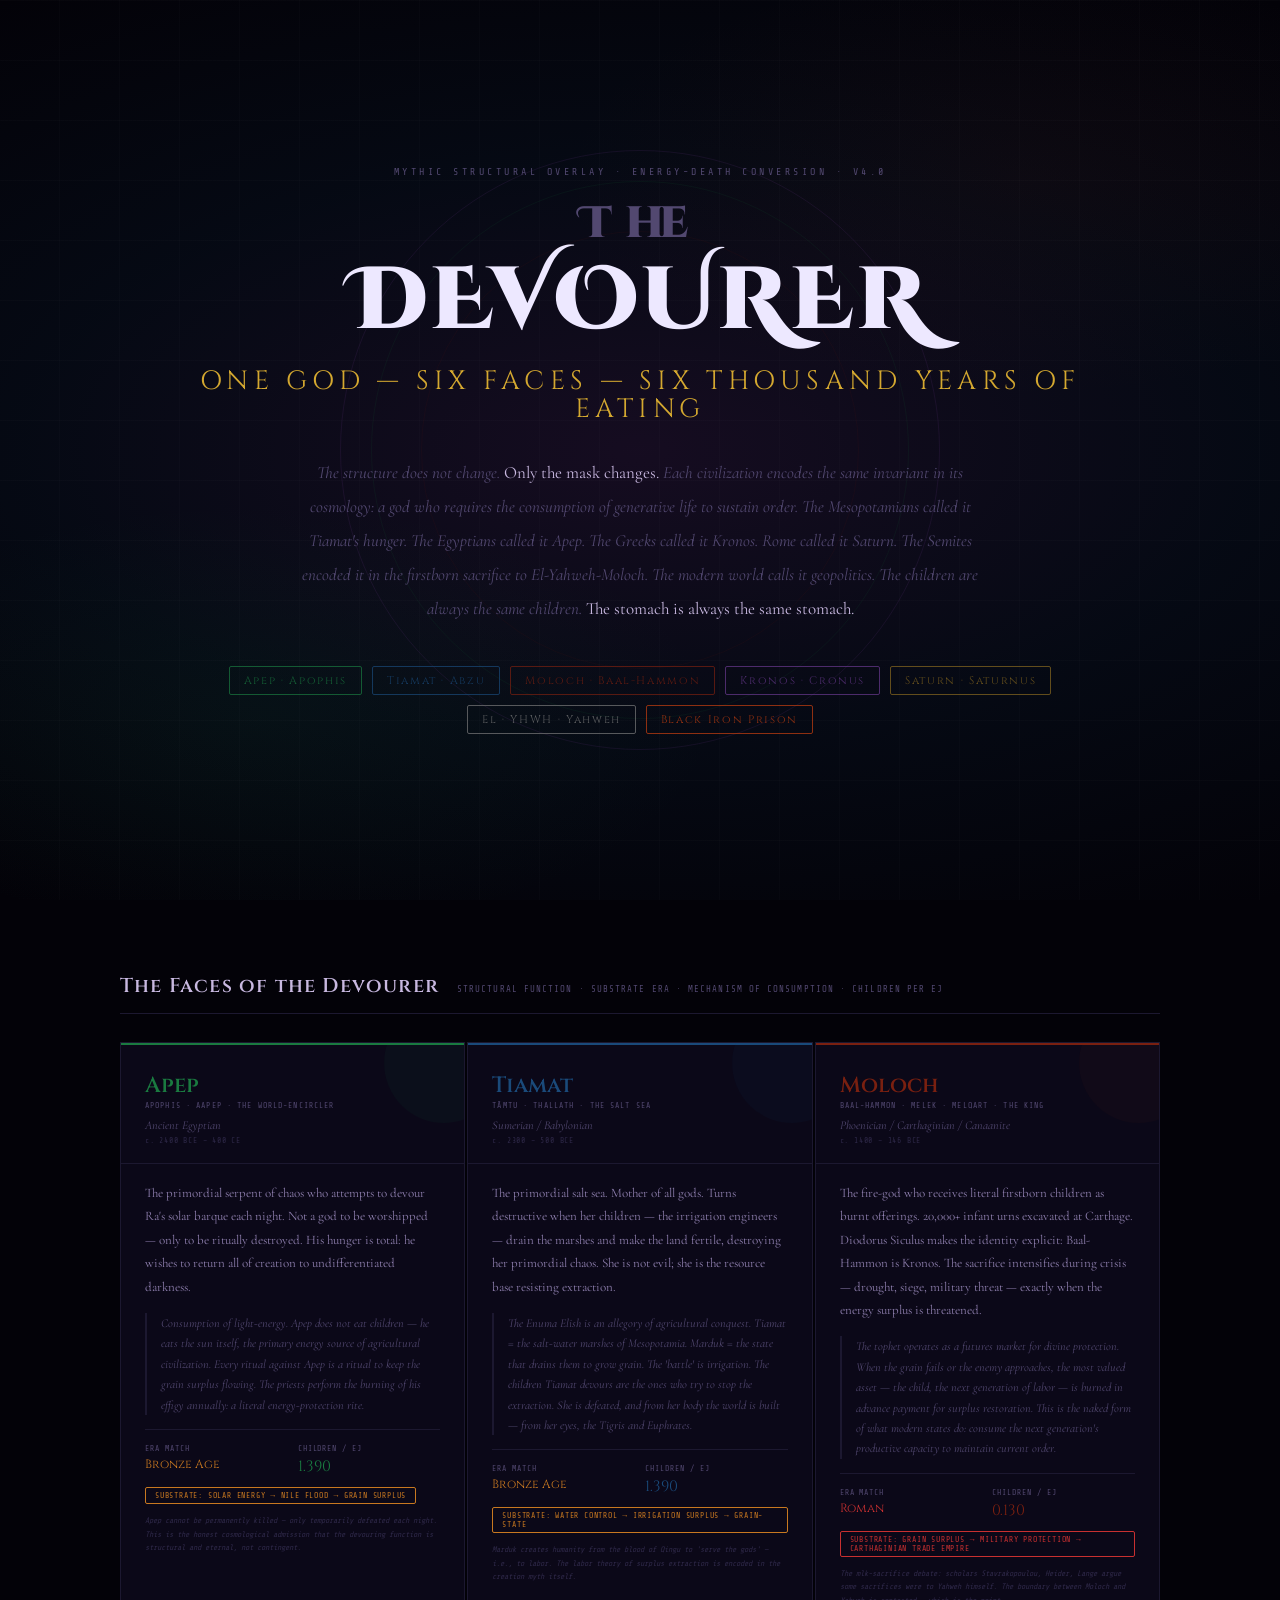
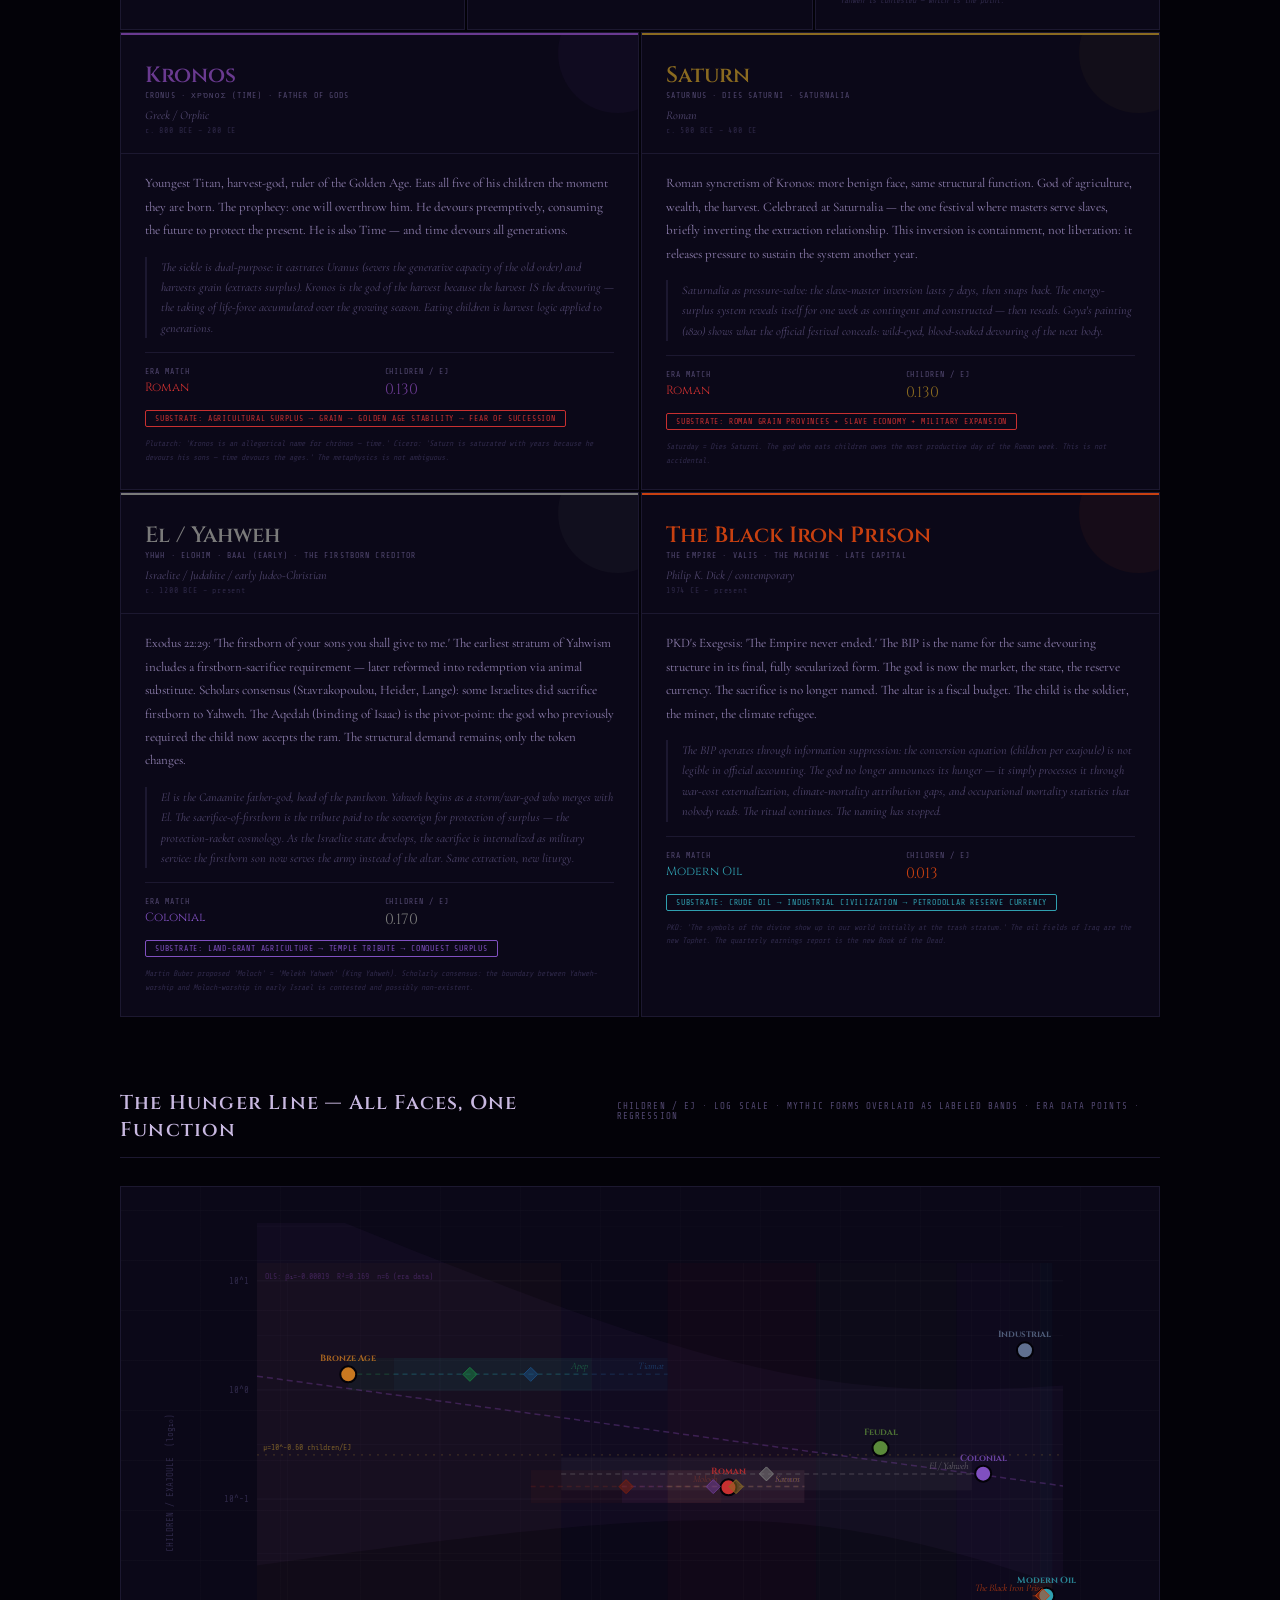
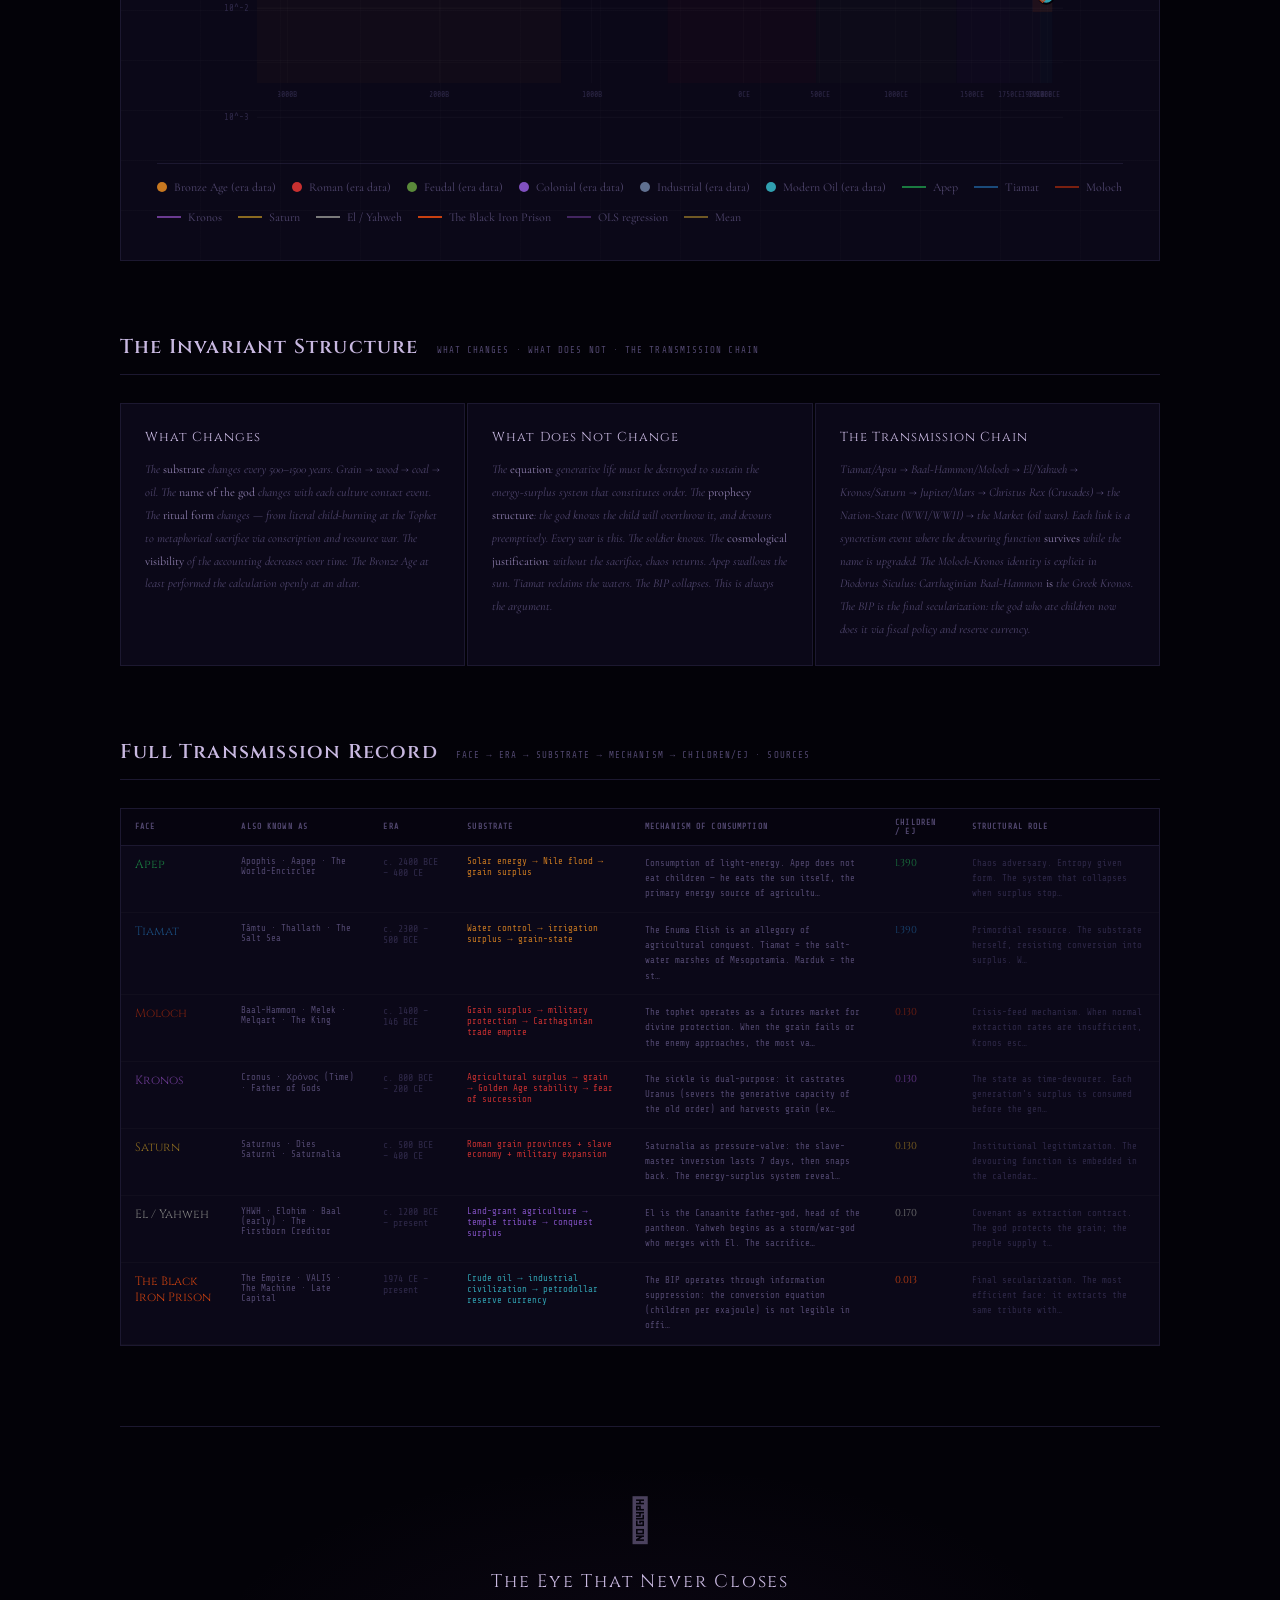
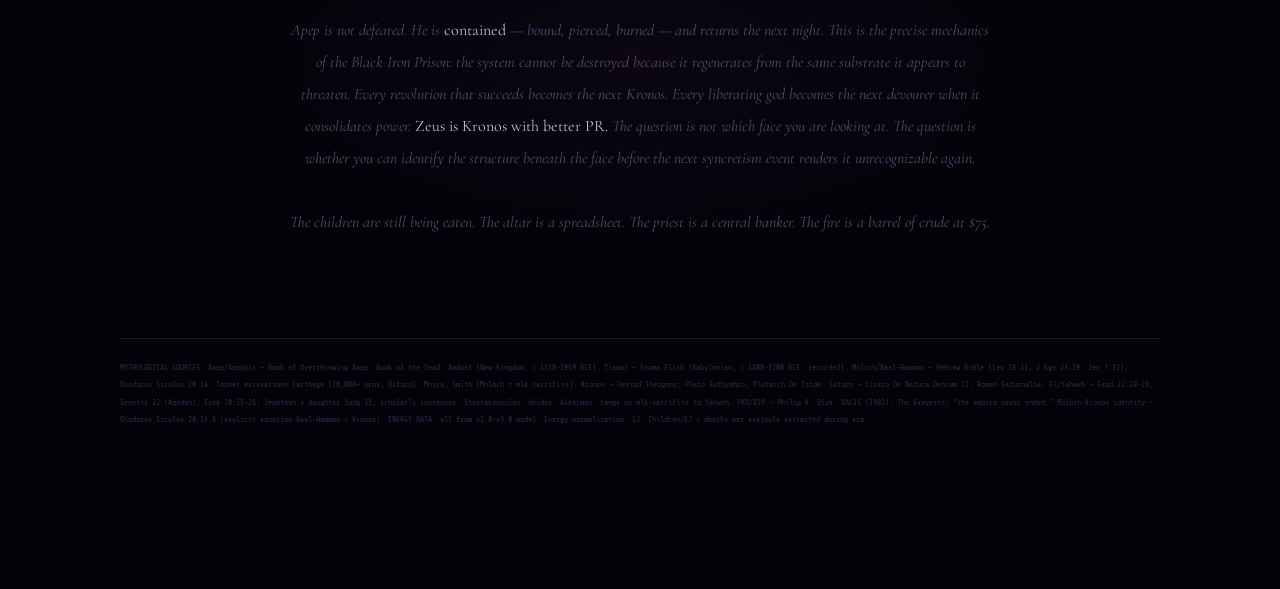
<file: og_files/kronos_mythic_overlay.html>
<!DOCTYPE html>
<html lang="en">
<head>
<meta charset="UTF-8">
<meta name="viewport" content="width=device-width, initial-scale=1.0">
<title>The Devourer — Mythic Overlay</title>
<style>
@import url('https://fonts.googleapis.com/css2?family=Cinzel+Decorative:wght@400;700;900&family=Cinzel:wght@400;600;900&family=Cormorant+Garamond:ital,wght@0,300;0,400;0,600;1,300;1,400;1,600&family=Share+Tech+Mono&display=swap');

:root {
  --void:    #030208;
  --deep:    #06040f;
  --surface: #0b0818;
  --layer:   #110e22;
  --border:  #1c1830;
  --muted:   #2e2848;
  --dim:     #524870;
  --text:    #9080b0;
  --light:   #c8b8e0;
  --white:   #ede8ff;

  /* Each mythic form has its own signature */
  --apep:    #1a7a40;   /* Apep — Nile green, primordial water */
  --tiamat:  #1a4a7a;   /* Tiamat — deep sea indigo */
  --moloch:  #7a2010;   /* Moloch/Baal — furnace red */
  --kronos:  #6a3a90;   /* Kronos — titan purple */
  --saturn:  #8a6a20;   /* Saturn — harvest gold */
  --yahweh:  #7a7a7a;   /* YHWH / El — iron grey, the hidden one */
  --bip:     #c84010;   /* Black Iron Prison — PKD orange-red */

  /* substrate eras (inherited) */
  --c-bronze:  #c87820;
  --c-roman:   #c83030;
  --c-feudal:  #5a8a3a;
  --c-colonial:#8050c0;
  --c-coal:    #607090;
  --c-oil:     #30a0b0;

  --gold: #d4a830;
  --blood: #991800;
}

* { margin:0; padding:0; box-sizing:border-box; }

body {
  background: var(--void);
  color: var(--text);
  font-family: 'Cormorant Garamond', serif;
  overflow-x: hidden;
}

/* ══════════════════════════════════════════════
   HERO — full-width ritual header
══════════════════════════════════════════════ */
.hero {
  min-height: 100vh;
  display: flex;
  flex-direction: column;
  justify-content: center;
  align-items: center;
  text-align: center;
  position: relative;
  padding: 80px 40px;
  background:
    radial-gradient(ellipse 120% 80% at 50% 50%,
      rgba(106,58,144,0.18) 0%,
      rgba(26,74,122,0.10) 40%,
      transparent 75%),
    radial-gradient(ellipse 60% 40% at 20% 80%,
      rgba(26,122,64,0.08) 0%,
      transparent 60%),
    radial-gradient(ellipse 60% 40% at 80% 20%,
      rgba(122,32,16,0.08) 0%,
      transparent 60%),
    var(--void);
  overflow: hidden;
}

/* ancient grid lines */
.hero::before {
  content: '';
  position: absolute; inset: 0;
  background-image:
    repeating-linear-gradient(0deg,
      transparent, transparent 59px,
      rgba(255,255,255,0.015) 59px, rgba(255,255,255,0.015) 60px),
    repeating-linear-gradient(90deg,
      transparent, transparent 59px,
      rgba(255,255,255,0.010) 59px, rgba(255,255,255,0.010) 60px);
  pointer-events: none;
}

/* ouroboros ring */
.ouroboros {
  position: absolute;
  width: 600px; height: 600px;
  border-radius: 50%;
  border: 1px solid rgba(106,58,144,0.15);
  top: 50%; left: 50%;
  transform: translate(-50%,-50%);
  animation: slowspin 120s linear infinite;
}
.ouroboros::before {
  content: '';
  position: absolute; inset: 30px;
  border-radius: 50%;
  border: 1px solid rgba(26,122,64,0.10);
  animation: slowspin 80s linear infinite reverse;
}
.ouroboros::after {
  content: '';
  position: absolute; inset: 80px;
  border-radius: 50%;
  border: 1px solid rgba(122,32,16,0.08);
}
@keyframes slowspin { to { transform: rotate(360deg); } }

.hero-inner { position: relative; z-index: 1; max-width: 900px; }

.pre-title {
  font-family: 'Share Tech Mono', monospace;
  font-size: 10px;
  letter-spacing: 0.35em;
  color: var(--dim);
  text-transform: uppercase;
  margin-bottom: 24px;
}

h1 {
  font-family: 'Cinzel Decorative', serif;
  font-weight: 900;
  font-size: clamp(36px, 7vw, 88px);
  line-height: 1.05;
  color: var(--white);
  letter-spacing: 0.04em;
  margin-bottom: 16px;
}

h1 .the { color: var(--dim); font-size: 0.5em; display: block; letter-spacing: 0.3em; margin-bottom: 8px; }
h1 .sub {
  display: block;
  font-family: 'Cinzel', serif;
  font-weight: 400;
  font-size: 0.3em;
  color: var(--gold);
  letter-spacing: 0.2em;
  margin-top: 20px;
  text-transform: uppercase;
}

.hero-desc {
  font-size: 17px;
  line-height: 2;
  color: var(--dim);
  font-style: italic;
  max-width: 680px;
  margin: 32px auto 0;
}
.hero-desc em { color: var(--light); font-style: normal; }

/* name tags in hero */
.name-ring {
  display: flex;
  flex-wrap: wrap;
  gap: 10px;
  justify-content: center;
  margin-top: 40px;
}
.name-tag {
  font-family: 'Cinzel', serif;
  font-size: 11px;
  letter-spacing: 0.15em;
  padding: 6px 14px;
  border: 1px solid currentColor;
  border-radius: 2px;
  opacity: 0.7;
}

/* ══════════════════════════════════════════════
   BODY
══════════════════════════════════════════════ */
.body { max-width: 1120px; margin: 0 auto; padding: 0 40px 100px; }

/* ══════════════════════════════════════════════
   SECTION
══════════════════════════════════════════════ */
.section { margin: 72px 0; }
.section-head {
  display: flex; align-items: baseline; gap: 18px;
  border-bottom: 1px solid var(--border);
  padding-bottom: 14px; margin-bottom: 28px;
}
.section-title {
  font-family: 'Cinzel', serif;
  font-size: 20px; font-weight: 600;
  color: var(--light); letter-spacing: 0.06em;
}
.section-sub {
  font-family: 'Share Tech Mono', monospace;
  font-size: 9px; color: var(--dim);
  letter-spacing: 0.12em; text-transform: uppercase;
}

/* ══════════════════════════════════════════════
   DEITY CARDS — 3-col grid
══════════════════════════════════════════════ */
.deity-grid {
  display: grid;
  grid-template-columns: 1fr 1fr 1fr;
  gap: 2px;
}
.deity-grid-2 {
  display: grid;
  grid-template-columns: 1fr 1fr;
  gap: 2px;
  margin-top: 2px;
}

.deity-card {
  background: var(--surface);
  border: 1px solid var(--border);
  position: relative;
  overflow: hidden;
}

.deity-top {
  padding: 22px 24px 18px;
  border-bottom: 1px solid var(--border);
  position: relative;
}
.deity-accent {
  position: absolute;
  top: 0; left: 0; right: 0;
  height: 2px;
}
.deity-glow {
  position: absolute;
  top: -40px; right: -40px;
  width: 120px; height: 120px;
  border-radius: 50%;
  opacity: 0.06;
  pointer-events: none;
}

.deity-name {
  font-family: 'Cinzel', serif;
  font-size: 22px; font-weight: 600;
  line-height: 1;
  margin-bottom: 4px;
  margin-top: 10px;
}
.deity-also {
  font-family: 'Share Tech Mono', monospace;
  font-size: 8px; color: var(--dim);
  letter-spacing: 0.14em; text-transform: uppercase;
  margin-bottom: 8px;
}
.deity-culture {
  font-size: 12px; font-style: italic; color: var(--dim);
}
.deity-period {
  font-family: 'Share Tech Mono', monospace;
  font-size: 8px; color: var(--muted);
  letter-spacing: 0.1em; margin-top: 4px;
}

.deity-body { padding: 18px 24px 22px; }

.deity-function {
  font-size: 13px; line-height: 1.8; color: var(--text);
  margin-bottom: 14px;
}

.deity-mechanism {
  font-size: 12px; font-style: italic; line-height: 1.7;
  color: var(--dim);
  border-left: 2px solid var(--border);
  padding-left: 14px;
  margin-bottom: 14px;
}

.deity-stats {
  display: grid; grid-template-columns: 1fr 1fr;
  gap: 10px; margin-top: 14px;
  border-top: 1px solid var(--border);
  padding-top: 14px;
}
.ds-label {
  font-family: 'Share Tech Mono', monospace;
  font-size: 8px; color: var(--dim);
  letter-spacing: 0.12em; text-transform: uppercase;
  margin-bottom: 3px;
}
.ds-val {
  font-family: 'Cinzel', serif;
  font-size: 15px; color: var(--white);
}

/* substrate match pill */
.substrate-match {
  display: inline-block;
  font-family: 'Share Tech Mono', monospace;
  font-size: 8px;
  letter-spacing: 0.1em;
  padding: 3px 9px;
  border: 1px solid currentColor;
  border-radius: 2px;
  margin-top: 10px;
  text-transform: uppercase;
}

/* ══════════════════════════════════════════════
   MAIN OVERLAY CHART — the big one
══════════════════════════════════════════════ */
.chart-outer {
  background: var(--surface);
  border: 1px solid var(--border);
  padding: 36px;
  position: relative;
  overflow: hidden;
}

.chart-outer::before {
  content: '';
  position: absolute; inset: 0;
  background:
    repeating-linear-gradient(0deg,
      transparent, transparent 49px,
      rgba(255,255,255,0.018) 49px, rgba(255,255,255,0.018) 50px),
    repeating-linear-gradient(90deg,
      transparent, transparent 79px,
      rgba(255,255,255,0.012) 79px, rgba(255,255,255,0.012) 80px);
  pointer-events: none;
}

canvas { display: block; width: 100% !important; position: relative; z-index: 1; }

/* legend */
.legend {
  display: flex;
  flex-wrap: wrap;
  gap: 16px;
  margin-top: 20px;
  padding-top: 16px;
  border-top: 1px solid var(--border);
}
.legend-item {
  display: flex;
  align-items: center;
  gap: 7px;
  font-family: 'Cormorant Garamond', serif;
  font-size: 12px;
  color: var(--dim);
}
.legend-dot {
  width: 10px; height: 10px;
  border-radius: 50%;
  flex-shrink: 0;
}
.legend-line {
  width: 24px; height: 2px;
  flex-shrink: 0;
}

/* ══════════════════════════════════════════════
   STRUCTURAL ANALYSIS
══════════════════════════════════════════════ */
.analysis-grid {
  display: grid;
  grid-template-columns: 1fr 1fr 1fr;
  gap: 2px;
}

.analysis-card {
  background: var(--surface);
  border: 1px solid var(--border);
  padding: 24px;
}
.ac-title {
  font-family: 'Cinzel', serif;
  font-size: 13px;
  color: var(--light);
  letter-spacing: 0.08em;
  margin-bottom: 12px;
}
.ac-body {
  font-size: 12px;
  line-height: 1.9;
  color: var(--dim);
  font-style: italic;
}
.ac-body em { color: var(--text); font-style: normal; }

/* ══════════════════════════════════════════════
   TRANSMISSION TABLE
══════════════════════════════════════════════ */
.ttable {
  width: 100%;
  border-collapse: collapse;
  font-family: 'Share Tech Mono', monospace;
  font-size: 10px;
}
.ttable th {
  text-align: left; color: var(--dim);
  font-size: 8px; letter-spacing: 0.14em; text-transform: uppercase;
  padding: 9px 14px; border-bottom: 1px solid var(--border);
  background: var(--deep);
}
.ttable td {
  padding: 10px 14px;
  border-bottom: 1px solid rgba(255,255,255,0.025);
  vertical-align: top;
}
.ttable tr:hover td { background: rgba(255,255,255,0.015); }

/* ══════════════════════════════════════════════
   CLOSING GLYPH
══════════════════════════════════════════════ */
.closing {
  margin-top: 80px;
  text-align: center;
  padding: 60px 40px;
  background: radial-gradient(ellipse 60% 60% at 50% 50%,
    rgba(106,58,144,0.08) 0%, transparent 70%);
  border-top: 1px solid var(--border);
}
.closing-glyph {
  font-size: 48px;
  margin-bottom: 24px;
  opacity: 0.5;
}
.closing-title {
  font-family: 'Cinzel', serif;
  font-size: 18px; color: var(--light);
  letter-spacing: 0.1em; margin-bottom: 20px;
}
.closing-text {
  font-size: 16px; font-style: italic;
  line-height: 2; color: var(--dim);
  max-width: 700px; margin: 0 auto;
}
.closing-text em { color: var(--light); font-style: normal; }

.footnote {
  margin-top: 40px;
  border-top: 1px solid var(--border);
  padding-top: 20px;
  font-family: 'Share Tech Mono', monospace;
  font-size: 8px; color: var(--muted);
  line-height: 2.2;
}
</style>
</head>
<body>

<!-- ═══════════════════════════════════════════════════════
     HERO
═══════════════════════════════════════════════════════ -->
<div class="hero">
  <div class="ouroboros"></div>
  <div class="hero-inner">
    <div class="pre-title">Mythic Structural Overlay · Energy-Death Conversion · v4.0</div>
    <h1>
      <span class="the">The</span>
      DEVOURER
      <span class="sub">One God — Six Faces — Six Thousand Years of Eating</span>
    </h1>
    <div class="hero-desc">
      The structure does not change. <em>Only the mask changes.</em>
      Each civilization encodes the same invariant in its cosmology:
      a god who requires the consumption of generative life to sustain order.
      The Mesopotamians called it Tiamat's hunger. The Egyptians called it Apep.
      The Greeks called it Kronos. Rome called it Saturn. The Semites encoded it
      in the firstborn sacrifice to El-Yahweh-Moloch. The modern world calls it
      geopolitics. The children are always the same children.
      <em>The stomach is always the same stomach.</em>
    </div>
    <div class="name-ring">
      <span class="name-tag" style="color:var(--apep);">Apep · Apophis</span>
      <span class="name-tag" style="color:var(--tiamat);">Tiamat · Abzu</span>
      <span class="name-tag" style="color:var(--moloch);">Moloch · Baal-Hammon</span>
      <span class="name-tag" style="color:var(--kronos);">Kronos · Cronus</span>
      <span class="name-tag" style="color:var(--saturn);">Saturn · Saturnus</span>
      <span class="name-tag" style="color:var(--yahweh);">El · YHWH · Yahweh</span>
      <span class="name-tag" style="color:var(--bip);">Black Iron Prison</span>
    </div>
  </div>
</div>

<div class="body">

<!-- ═══════════════════════════════════════════════════════
     DEITY CARDS
═══════════════════════════════════════════════════════ -->
<div class="section">
  <div class="section-head">
    <div class="section-title">The Faces of the Devourer</div>
    <div class="section-sub">structural function · substrate era · mechanism of consumption · children per EJ</div>
  </div>

  <div class="deity-grid" id="deity-grid-a"></div>
  <div class="deity-grid-2" id="deity-grid-b" style="margin-top:2px;"></div>
</div>

<!-- ═══════════════════════════════════════════════════════
     MAIN OVERLAY CHART
═══════════════════════════════════════════════════════ -->
<div class="section">
  <div class="section-head">
    <div class="section-title">The Hunger Line — All Faces, One Function</div>
    <div class="section-sub">
      children / EJ · log scale · mythic forms overlaid as labeled bands · era data points · regression
    </div>
  </div>
  <div class="chart-outer">
    <canvas id="mainChart" height="520"></canvas>
    <div class="legend" id="legend"></div>
  </div>
</div>

<!-- ═══════════════════════════════════════════════════════
     STRUCTURAL ANALYSIS
═══════════════════════════════════════════════════════ -->
<div class="section">
  <div class="section-head">
    <div class="section-title">The Invariant Structure</div>
    <div class="section-sub">what changes · what does not · the transmission chain</div>
  </div>
  <div class="analysis-grid">
    <div class="analysis-card">
      <div class="ac-title">What Changes</div>
      <div class="ac-body">
        The <em>substrate</em> changes every 500–1500 years. Grain → wood → coal → oil.
        The <em>name of the god</em> changes with each culture contact event.
        The <em>ritual form</em> changes — from literal child-burning at the Tophet
        to metaphorical sacrifice via conscription and resource war.
        The <em>visibility</em> of the accounting decreases over time.
        The Bronze Age at least performed the calculation openly at an altar.
      </div>
    </div>
    <div class="analysis-card">
      <div class="ac-title">What Does Not Change</div>
      <div class="ac-body">
        The <em>equation</em>: generative life must be destroyed to sustain
        the energy-surplus system that constitutes order.
        The <em>prophecy structure</em>: the god knows the child will overthrow it,
        and devours preemptively. Every war is this. The soldier knows.
        The <em>cosmological justification</em>: without the sacrifice, chaos returns.
        Apep swallows the sun. Tiamat reclaims the waters. The BIP collapses.
        This is always the argument.
      </div>
    </div>
    <div class="analysis-card">
      <div class="ac-title">The Transmission Chain</div>
      <div class="ac-body">
        Tiamat/Apsu → Baal-Hammon/Moloch → El/Yahweh → Kronos/Saturn → Jupiter/Mars →
        Christus Rex (Crusades) → the Nation-State (WWI/WWII) → the Market (oil wars).
        Each link is a syncretism event where the devouring function
        <em>survives</em> while the name is upgraded.
        The Moloch-Kronos identity is explicit in Diodorus Siculus:
        Carthaginian Baal-Hammon <em>is</em> the Greek Kronos.
        The BIP is the final secularization: the god who ate children
        now does it via fiscal policy and reserve currency.
      </div>
    </div>
  </div>
</div>

<!-- ═══════════════════════════════════════════════════════
     TRANSMISSION TABLE
═══════════════════════════════════════════════════════ -->
<div class="section">
  <div class="section-head">
    <div class="section-title">Full Transmission Record</div>
    <div class="section-sub">face → era → substrate → mechanism → children/EJ · sources</div>
  </div>
  <div style="overflow-x:auto; background:var(--surface); border:1px solid var(--border);">
    <table class="ttable">
      <thead>
        <tr>
          <th>Face</th>
          <th>Also Known As</th>
          <th>Era</th>
          <th>Substrate</th>
          <th>Mechanism of Consumption</th>
          <th>Children / EJ</th>
          <th>Structural Role</th>
        </tr>
      </thead>
      <tbody id="main-tbody"></tbody>
    </table>
  </div>
</div>

<!-- CLOSING -->
<div class="closing">
  <div class="closing-glyph">𓂀</div>
  <div class="closing-title">The Eye That Never Closes</div>
  <div class="closing-text">
    Apep is not defeated. He is <em>contained</em> — bound, pierced, burned — and returns
    the next night. This is the precise mechanics of the Black Iron Prison: the system
    cannot be destroyed because it regenerates from the same substrate it appears to threaten.
    Every revolution that succeeds becomes the next Kronos. Every liberating god becomes
    the next devourer when it consolidates power. <em>Zeus is Kronos with better PR.</em>
    The question is not which face you are looking at. The question is whether you can
    identify the structure beneath the face before the next syncretism event renders
    it unrecognizable again.
    <br><br>
    The children are still being eaten. The altar is a spreadsheet.
    The priest is a central banker. The fire is a barrel of crude at $75.
  </div>
</div>

<div class="footnote">
  MYTHOLOGICAL SOURCES: Apep/Apophis — Book of Overthrowing Apep, Book of the Dead, Amduat (New Kingdom, c.1550–1069 BCE). Tiamat — Enuma Elish (Babylonian, c.1800–1200 BCE, recorded). Moloch/Baal-Hammon — Hebrew Bible (Lev 18:21, 2 Kgs 23:10, Jer 7:31); Diodorus Siculus 20.14; Tophet excavations Carthage (20,000+ urns, Oxford); Mosca, Smith (Moloch = mlk sacrifice). Kronos — Hesiod Theogony; Plato Euthyphro; Plutarch De Iside. Saturn — Cicero De Natura Deorum II; Roman Saturnalia. El/Yahweh — Exod 22:28-29; Genesis 22 (Aqedah); Ezek 20:25-26; Jephthah's daughter Judg 11; scholarly consensus: Stavrakopoulou, Heider, Ackerman, Lange on mlk-sacrifice to Yahweh. PKD/BIP — Philip K. Dick, VALIS (1981), The Exegesis; "the empire never ended." Moloch-Kronos identity — Diodorus Siculus 20.14.6 (explicit equation Baal-Hammon = Kronos). ENERGY DATA: all from v1.0–v3.0 model. Energy normalization: GJ. Children/EJ = deaths per exajoule extracted during era.
</div>

</div><!-- /body -->

<script>
// ─── DEITY DATA ───────────────────────────────────────────────────────────────
const deities = [
  {
    name: "Apep",
    also: "Apophis · Aapep · The World-Encircler",
    culture: "Ancient Egyptian",
    period: "c. 2400 BCE – 400 CE",
    color: "#1a7a40",
    eraMatch: "Bronze Age",
    eraColor: "#c87820",
    childrenPerEJ: 1.39,    // Bronze Age rate
    chartYear: -2600,
    function: "The primordial serpent of chaos who attempts to devour Ra's solar barque each night. Not a god to be worshipped — only to be ritually destroyed. His hunger is total: he wishes to return all of creation to undifferentiated darkness.",
    mechanism: "Consumption of light-energy. Apep does not eat children — he eats the sun itself, the primary energy source of agricultural civilization. Every ritual against Apep is a ritual to keep the grain surplus flowing. The priests perform the burning of his effigy annually: a literal energy-protection rite.",
    substrate: "Solar energy → Nile flood → grain surplus",
    structRole: "Chaos adversary. Entropy given form. The system that collapses when surplus stops.",
    note: "Apep cannot be permanently killed — only temporarily defeated each night. This is the honest cosmological admission that the devouring function is structural and eternal, not contingent."
  },
  {
    name: "Tiamat",
    also: "Tâmtu · Thallath · The Salt Sea",
    culture: "Sumerian / Babylonian",
    period: "c. 2300 – 500 BCE",
    color: "#1a4a7a",
    eraMatch: "Bronze Age",
    eraColor: "#c87820",
    childrenPerEJ: 1.39,
    chartYear: -2000,
    function: "The primordial salt sea. Mother of all gods. Turns destructive when her children — the irrigation engineers — drain the marshes and make the land fertile, destroying her primordial chaos. She is not evil; she is the resource base resisting extraction.",
    mechanism: "The Enuma Elish is an allegory of agricultural conquest. Tiamat = the salt-water marshes of Mesopotamia. Marduk = the state that drains them to grow grain. The 'battle' is irrigation. The children Tiamat devours are the ones who try to stop the extraction. She is defeated, and from her body the world is built — from her eyes, the Tigris and Euphrates.",
    substrate: "Water control → irrigation surplus → grain-state",
    structRole: "Primordial resource. The substrate herself, resisting conversion into surplus. When the state wins, Tiamat's body becomes the infrastructure.",
    note: "Marduk creates humanity from the blood of Qingu to 'serve the gods' — i.e., to labor. The labor theory of surplus extraction is encoded in the creation myth itself."
  },
  {
    name: "Moloch",
    also: "Baal-Hammon · Melek · Melqart · The King",
    culture: "Phoenician / Carthaginian / Canaanite",
    period: "c. 1400 – 146 BCE",
    color: "#7a2010",
    eraMatch: "Roman",
    eraColor: "#c83030",
    childrenPerEJ: 0.13,
    chartYear: -800,
    function: "The fire-god who receives literal firstborn children as burnt offerings. 20,000+ infant urns excavated at Carthage. Diodorus Siculus makes the identity explicit: Baal-Hammon is Kronos. The sacrifice intensifies during crisis — drought, siege, military threat — exactly when the energy surplus is threatened.",
    mechanism: "The tophet operates as a futures market for divine protection. When the grain fails or the enemy approaches, the most valued asset — the child, the next generation of labor — is burned in advance payment for surplus restoration. This is the naked form of what modern states do: consume the next generation's productive capacity to maintain current order.",
    substrate: "Grain surplus → military protection → Carthaginian trade empire",
    structRole: "Crisis-feed mechanism. When normal extraction rates are insufficient, Kronos escalates to literal consumption of the generative layer.",
    note: "The mlk-sacrifice debate: scholars Stavrakopoulou, Heider, Lange argue some sacrifices were to Yahweh himself. The boundary between Moloch and Yahweh is contested — which is the point."
  },
  {
    name: "Kronos",
    also: "Cronus · Χρόνος (Time) · Father of Gods",
    culture: "Greek / Orphic",
    period: "c. 800 BCE – 200 CE",
    color: "#6a3a90",
    eraMatch: "Roman",
    eraColor: "#c83030",
    childrenPerEJ: 0.13,
    chartYear: -500,
    function: "Youngest Titan, harvest-god, ruler of the Golden Age. Eats all five of his children the moment they are born. The prophecy: one will overthrow him. He devours preemptively, consuming the future to protect the present. He is also Time — and time devours all generations.",
    mechanism: "The sickle is dual-purpose: it castrates Uranus (severs the generative capacity of the old order) and harvests grain (extracts surplus). Kronos is the god of the harvest because the harvest IS the devouring — the taking of life-force accumulated over the growing season. Eating children is harvest logic applied to generations.",
    substrate: "Agricultural surplus → grain → Golden Age stability → fear of succession",
    structRole: "The state as time-devourer. Each generation's surplus is consumed before the generation can use it to challenge the existing order. Conscription and debt are the modern implementation.",
    note: "Plutarch: 'Kronos is an allegorical name for chrónos — time.' Cicero: 'Saturn is saturated with years because he devours his sons — time devours the ages.' The metaphysics is not ambiguous."
  },
  {
    name: "Saturn",
    also: "Saturnus · Dies Saturni · Saturnalia",
    culture: "Roman",
    period: "c. 500 BCE – 400 CE",
    color: "#8a6a20",
    eraMatch: "Roman",
    eraColor: "#c83030",
    childrenPerEJ: 0.13,
    chartYear: -200,
    function: "Roman syncretism of Kronos: more benign face, same structural function. God of agriculture, wealth, the harvest. Celebrated at Saturnalia — the one festival where masters serve slaves, briefly inverting the extraction relationship. This inversion is containment, not liberation: it releases pressure to sustain the system another year.",
    mechanism: "Saturnalia as pressure-valve: the slave-master inversion lasts 7 days, then snaps back. The energy-surplus system reveals itself for one week as contingent and constructed — then reseals. Goya's painting (1820) shows what the official festival conceals: wild-eyed, blood-soaked devouring of the next body.",
    substrate: "Roman grain provinces + slave economy + military expansion",
    structRole: "Institutional legitimization. The devouring function is embedded in the calendar, the festival cycle, the cosmology — normalized as the price of order.",
    note: "Saturday = Dies Saturni. The god who eats children owns the most productive day of the Roman week. This is not accidental."
  },
  {
    name: "El / Yahweh",
    also: "YHWH · Elohim · Baal (early) · The Firstborn Creditor",
    culture: "Israelite / Judahite / early Judeo-Christian",
    period: "c. 1200 BCE – present",
    color: "#7a7a7a",
    eraMatch: "Colonial",
    eraColor: "#8050c0",
    childrenPerEJ: 0.17,
    chartYear: 600,
    function: "Exodus 22:29: 'The firstborn of your sons you shall give to me.' The earliest stratum of Yahwism includes a firstborn-sacrifice requirement — later reformed into redemption via animal substitute. Scholars consensus (Stavrakopoulou, Heider, Lange): some Israelites did sacrifice firstborn to Yahweh. The Aqedah (binding of Isaac) is the pivot-point: the god who previously required the child now accepts the ram. The structural demand remains; only the token changes.",
    mechanism: "El is the Canaanite father-god, head of the pantheon. Yahweh begins as a storm/war-god who merges with El. The sacrifice-of-firstborn is the tribute paid to the sovereign for protection of surplus — the protection-racket cosmology. As the Israelite state develops, the sacrifice is internalized as military service: the firstborn son now serves the army instead of the altar. Same extraction, new liturgy.",
    substrate: "Land-grant agriculture → temple tribute → conquest surplus",
    structRole: "Covenant as extraction contract. The god protects the grain; the people supply the first-fruits and firstborn. When the covenant breaks, the god devours: plague, famine, enemy invasion.",
    note: "Martin Buber proposed 'Moloch' = 'Melekh Yahweh' (King Yahweh). Scholarly consensus: the boundary between Yahweh-worship and Moloch-worship in early Israel is contested and possibly non-existent."
  },
  {
    name: "The Black Iron Prison",
    also: "The Empire · VALIS · The Machine · Late Capital",
    culture: "Philip K. Dick / contemporary",
    period: "1974 CE – present",
    color: "#c84010",
    eraMatch: "Modern Oil",
    eraColor: "#30a0b0",
    childrenPerEJ: 0.013,
    chartYear: 1990,
    function: "PKD's Exegesis: 'The Empire never ended.' The BIP is the name for the same devouring structure in its final, fully secularized form. The god is now the market, the state, the reserve currency. The sacrifice is no longer named. The altar is a fiscal budget. The child is the soldier, the miner, the climate refugee.",
    mechanism: "The BIP operates through information suppression: the conversion equation (children per exajoule) is not legible in official accounting. The god no longer announces its hunger — it simply processes it through war-cost externalization, climate-mortality attribution gaps, and occupational mortality statistics that nobody reads. The ritual continues. The naming has stopped.",
    substrate: "Crude oil → industrial civilization → petrodollar reserve currency",
    structRole: "Final secularization. The most efficient face: it extracts the same tribute with the least visible ritual. Children/EJ is at an all-time low not because the god is satisfied but because the denominator — total energy extracted — is at an all-time high.",
    note: "PKD: 'The symbols of the divine show up in our world initially at the trash stratum.' The oil fields of Iraq are the new Tophet. The quarterly earnings report is the new Book of the Dead."
  }
];

// ─── ERA DATA (from v3) ───────────────────────────────────────────────────────
const eras = [
  { name:"Bronze Age",    chartYear:-2600, childrenPerEJ:1.39,  color:"#c87820",  energyGJ:500000*14.4*1800, deathsMid:20e6 },
  { name:"Roman",         chartYear:-100,  childrenPerEJ:0.128, color:"#c83030",  energyGJ:3e6*14.4*900,     deathsMid:15e6 },
  { name:"Feudal",        chartYear:900,   childrenPerEJ:0.293, color:"#5a8a3a",  energyGJ:(100e6*18+1e6*14.4)*900, deathsMid:50e6 },
  { name:"Colonial",      chartYear:1575,  childrenPerEJ:0.171, color:"#8050c0",  energyGJ:20e6*17*350,       deathsMid:12e6 },
  { name:"Industrial",    chartYear:1850,  childrenPerEJ:2.31,  color:"#607090",  energyGJ:400e6*27*200,      deathsMid:120e6 },
  { name:"Modern Oil",    chartYear:1990,  childrenPerEJ:0.013, color:"#30a0b0",  energyGJ:60e6*365*75*6.1,  deathsMid:25e6 },
];
const EJ = 1e9;
eras.forEach(e => { e.energyEJ = e.energyGJ/EJ; });

// ─── BUILD DEITY CARDS ────────────────────────────────────────────────────────
const gridA = document.getElementById('deity-grid-a');
const gridB = document.getElementById('deity-grid-b');

deities.forEach((d, i) => {
  const card = document.createElement('div');
  card.className = 'deity-card';
  card.innerHTML = `
    <div class="deity-accent" style="background:${d.color};"></div>
    <div class="deity-glow" style="background:${d.color};"></div>
    <div class="deity-top">
      <div class="deity-name" style="color:${d.color};">${d.name}</div>
      <div class="deity-also">${d.also}</div>
      <div class="deity-culture">${d.culture}</div>
      <div class="deity-period">${d.period}</div>
    </div>
    <div class="deity-body">
      <div class="deity-function">${d.function}</div>
      <div class="deity-mechanism">${d.mechanism}</div>
      <div class="deity-stats">
        <div>
          <div class="ds-label">Era Match</div>
          <div class="ds-val" style="font-size:12px;color:${d.eraColor};">${d.eraMatch}</div>
        </div>
        <div>
          <div class="ds-label">Children / EJ</div>
          <div class="ds-val" style="color:${d.color};">${d.childrenPerEJ.toFixed(3)}</div>
        </div>
      </div>
      <div>
        <span class="substrate-match" style="color:${d.eraColor};">Substrate: ${d.substrate}</span>
      </div>
      <div style="font-family:'Share Tech Mono',monospace;font-size:8px;color:var(--muted);margin-top:10px;line-height:1.7;font-style:italic;">${d.note}</div>
    </div>
  `;
  if (i < 3) gridA.appendChild(card);
  else gridB.appendChild(card);
});

// ─── TABLE ────────────────────────────────────────────────────────────────────
const tbody = document.getElementById('main-tbody');
deities.forEach(d => {
  const tr = document.createElement('tr');
  tr.innerHTML = `
    <td style="color:${d.color};font-family:'Cinzel',serif;font-size:12px;">${d.name}</td>
    <td style="color:var(--dim);font-size:9px;">${d.also}</td>
    <td style="color:var(--muted);">${d.period}</td>
    <td style="color:${d.eraColor};font-size:9px;">${d.substrate}</td>
    <td style="color:var(--dim);font-size:9px;line-height:1.7;">${d.mechanism.substring(0,120)}…</td>
    <td style="color:${d.color};font-family:'Cinzel',serif;">${d.childrenPerEJ.toFixed(3)}</td>
    <td style="color:var(--muted);font-size:9px;line-height:1.7;">${d.structRole.substring(0,80)}…</td>
  `;
  tbody.appendChild(tr);
});

// ─── MAIN OVERLAY CHART ───────────────────────────────────────────────────────
function drawMain() {
  const canvas = document.getElementById('mainChart');
  const W = canvas.offsetWidth;
  const H = 520;
  canvas.width = W; canvas.height = H;
  const c = canvas.getContext('2d');

  const pad = {top:40, right:60, bottom:60, left:100};
  const pw = W-pad.left-pad.right, ph = H-pad.top-pad.bottom;

  const timeMin = -3200, timeMax = 2100;
  // y: log10(children/EJ)
  const allVals = [...eras.map(e=>Math.log10(e.childrenPerEJ)), ...deities.map(d=>Math.log10(d.childrenPerEJ))];
  const yMin = Math.min(...allVals)-0.8;
  const yMax = Math.max(...allVals)+0.8;

  const cx = t => pad.left+(t-timeMin)/(timeMax-timeMin)*pw;
  const cy = y => pad.top+(1-(y-yMin)/(yMax-yMin))*ph;

  c.clearRect(0,0,W,H);

  // ── ERA BACKGROUND SPANS ──────────────────────────────────────────────────
  const spans = [
    {t0:-4000,t1:-1200,color:'#c8782008',name:'Bronze'},
    {t0:-500, t1:476,  color:'#c8303008',name:'Roman'},
    {t0:476,  t1:1400, color:'#5a8a3a08',name:'Feudal'},
    {t0:1400, t1:1750, color:'#8050c008',name:'Colonial'},
    {t0:1750, t1:1950, color:'#60709008',name:'Industrial'},
    {t0:1950, t1:2030, color:'#30a0b008',name:'Oil'},
  ];
  spans.forEach(s => {
    c.fillStyle = s.color;
    const x0 = cx(Math.max(s.t0, timeMin));
    const x1 = cx(Math.min(s.t1, timeMax));
    c.fillRect(x0, pad.top, x1-x0, ph);
  });

  // ── Y-AXIS GRID ───────────────────────────────────────────────────────────
  for (let y=Math.floor(yMin); y<=Math.ceil(yMax); y+=0.5) {
    c.beginPath(); c.moveTo(pad.left, cy(y)); c.lineTo(W-pad.right, cy(y));
    c.strokeStyle = Number.isInteger(y) ? 'rgba(255,255,255,0.04)' : 'rgba(255,255,255,0.02)';
    c.lineWidth = 1; c.stroke();
  }
  for (let y=Math.floor(yMin); y<=Math.ceil(yMax); y++) {
    c.fillStyle='#2e2848'; c.font='9px Share Tech Mono,monospace'; c.textAlign='right';
    c.fillText('10^'+y, pad.left-8, cy(y)+3);
  }

  // ── X-AXIS ────────────────────────────────────────────────────────────────
  const xticks = [-3000,-2000,-1000,0,500,1000,1500,1750,1900,1950,2000];
  xticks.forEach(t => {
    c.beginPath(); c.moveTo(cx(t),pad.top); c.lineTo(cx(t),H-pad.bottom);
    c.strokeStyle='rgba(255,255,255,0.025)'; c.lineWidth=1; c.stroke();
    c.fillStyle='#2e2848'; c.font='8px Share Tech Mono,monospace'; c.textAlign='center';
    c.fillText(t<0?Math.abs(t)+'B':t+'CE', cx(t), H-pad.bottom+14);
  });

  // ── DEITY HORIZONTAL BANDS ────────────────────────────────────────────────
  // Each deity: draw a faint horizontal band at their children/EJ level
  // spanning the era they're active
  const deityBands = [
    {d:deities[0], t0:-2600, t1:-1000},   // Apep
    {d:deities[1], t0:-2300, t1:-500},    // Tiamat
    {d:deities[2], t0:-1400, t1:-146},    // Moloch
    {d:deities[3], t0:-800,  t1:400},     // Kronos
    {d:deities[4], t0:-500,  t1:400},     // Saturn
    {d:deities[5], t0:-1200, t1:1500},    // El/Yahweh
    {d:deities[6], t0:1900,  t1:2030},    // BIP
  ];

  deityBands.forEach(({d, t0, t1}) => {
    const logV = Math.log10(d.childrenPerEJ);
    const x0 = cx(t0), x1 = cx(t1);
    const yc = cy(logV);

    // faint fill band ±0.2 log units
    const yTop = cy(logV+0.15), yBot = cy(logV-0.15);
    c.fillStyle = d.color + '18';
    c.fillRect(x0, yTop, x1-x0, yBot-yTop);

    // solid line
    c.beginPath(); c.moveTo(x0, yc); c.lineTo(x1, yc);
    c.strokeStyle = d.color + '55';
    c.lineWidth = 1.5;
    c.setLineDash([5,4]); c.stroke(); c.setLineDash([]);

    // name label at right edge
    c.fillStyle = d.color + 'cc';
    c.font = 'italic 10px Cormorant Garamond,serif';
    c.textAlign = 'right';
    if (x1 < W - pad.right - 4) {
      c.fillText(d.name, x1-4, yc-5);
    }
  });

  // ── OLS ON ERA DATA ───────────────────────────────────────────────────────
  const xs = eras.map(e=>e.chartYear);
  const ys = eras.map(e=>Math.log10(e.childrenPerEJ));
  const n=xs.length, xm=xs.reduce((a,b)=>a+b)/n, ym=ys.reduce((a,b)=>a+b)/n;
  let ssxy=0,ssxx=0,ssyy=0;
  xs.forEach((x,i)=>{ssxy+=(x-xm)*(ys[i]-ym);ssxx+=(x-xm)**2;ssyy+=(ys[i]-ym)**2;});
  const b1=ssxy/ssxx, b0=ym-b1*xm, r2=ssxy**2/(ssxx*ssyy);
  const resid=ys.map((y,i)=>y-(b0+b1*xs[i]));
  const mse=resid.reduce((a,r)=>a+r*r)/(n-2);

  // CI band
  const bpts=[];
  for(let i=0;i<=100;i++){
    const x=timeMin+(timeMax-timeMin)*i/100;
    const yh=b0+b1*x;
    const se=Math.sqrt(mse*(1/n+(x-xm)**2/ssxx));
    bpts.push({x,hi:yh+1.96*se,lo:yh-1.96*se});
  }
  c.beginPath();
  c.moveTo(cx(bpts[0].x),cy(bpts[0].hi));
  bpts.forEach(p=>c.lineTo(cx(p.x),cy(p.hi)));
  for(let i=bpts.length-1;i>=0;i--)c.lineTo(cx(bpts[i].x),cy(bpts[i].lo));
  c.closePath();
  c.fillStyle='rgba(106,58,144,0.07)'; c.fill();

  // regression line
  c.beginPath();
  c.moveTo(cx(timeMin),cy(b0+b1*timeMin));
  c.lineTo(cx(timeMax),cy(b0+b1*timeMax));
  c.strokeStyle='rgba(106,58,144,0.45)';
  c.lineWidth=1.5; c.setLineDash([6,4]); c.stroke(); c.setLineDash([]);

  // mean line
  c.beginPath(); c.moveTo(pad.left,cy(ym)); c.lineTo(W-pad.right,cy(ym));
  c.strokeStyle='rgba(212,168,48,0.25)'; c.lineWidth=1;
  c.setLineDash([2,6]); c.stroke(); c.setLineDash([]);
  c.fillStyle='rgba(212,168,48,0.5)'; c.font='8px Share Tech Mono,monospace'; c.textAlign='left';
  c.fillText('μ=10^'+ym.toFixed(2)+' children/EJ', pad.left+6, cy(ym)-5);

  // ── ERA DATA POINTS ───────────────────────────────────────────────────────
  eras.forEach(e => {
    const x=cx(e.chartYear), yc=cy(Math.log10(e.childrenPerEJ));
    c.beginPath(); c.arc(x,yc,8,0,Math.PI*2);
    c.fillStyle=e.color; c.fill();
    c.strokeStyle='#030208'; c.lineWidth=2; c.stroke();
    c.fillStyle=e.color+'cc'; c.font='bold 9px Cinzel,serif'; c.textAlign='center';
    c.fillText(e.name.split('/')[0], x, yc-13);
  });

  // ── DEITY INTERSECTION MARKERS ────────────────────────────────────────────
  // Where a deity's canonical period center falls: mark with a different symbol
  deityBands.forEach(({d, t0, t1}) => {
    const tMid = (t0+t1)/2;
    const x = cx(tMid);
    const yc = cy(Math.log10(d.childrenPerEJ));
    // diamond
    c.beginPath();
    c.moveTo(x, yc-7);
    c.lineTo(x+7, yc);
    c.lineTo(x, yc+7);
    c.lineTo(x-7, yc);
    c.closePath();
    c.fillStyle=d.color+'88'; c.fill();
    c.strokeStyle=d.color; c.lineWidth=1; c.stroke();
  });

  // regression annotation
  c.fillStyle='rgba(106,58,144,0.5)'; c.font='8px Share Tech Mono,monospace'; c.textAlign='left';
  c.fillText(`OLS: β₁=${b1.toFixed(5)}  R²=${r2.toFixed(3)}  n=${n} (era data)`, pad.left+8, pad.top+16);

  // axis label
  c.fillStyle='#2e2848'; c.font='9px Share Tech Mono,monospace';
  c.save(); c.translate(16,H/2); c.rotate(-Math.PI/2); c.textAlign='center';
  c.fillText('CHILDREN / EXAJOULE  (log₁₀)', 0, 0); c.restore();
}

// ─── LEGEND ───────────────────────────────────────────────────────────────────
function buildLegend() {
  const legend = document.getElementById('legend');
  const items = [
    ...eras.map(e => ({label: e.name+' (era data)', color: e.color, type:'dot'})),
    ...deities.map(d => ({label: d.name, color: d.color, type:'line'})),
    {label:'OLS regression', color:'rgba(106,58,144,0.6)', type:'line'},
    {label:'Mean', color:'rgba(212,168,48,0.5)', type:'line'},
  ];
  items.forEach(item => {
    const div = document.createElement('div');
    div.className='legend-item';
    if (item.type==='dot') {
      div.innerHTML=`<div class="legend-dot" style="background:${item.color};"></div><span>${item.label}</span>`;
    } else {
      div.innerHTML=`<div class="legend-line" style="background:${item.color};"></div><span>${item.label}</span>`;
    }
    legend.appendChild(div);
  });
}

function init() { drawMain(); buildLegend(); }
window.addEventListener('resize', ()=>{ document.getElementById('legend').innerHTML=''; init(); });
window.addEventListener('load', init);
setTimeout(init, 100);
</script>
</body>
</html>
</file>
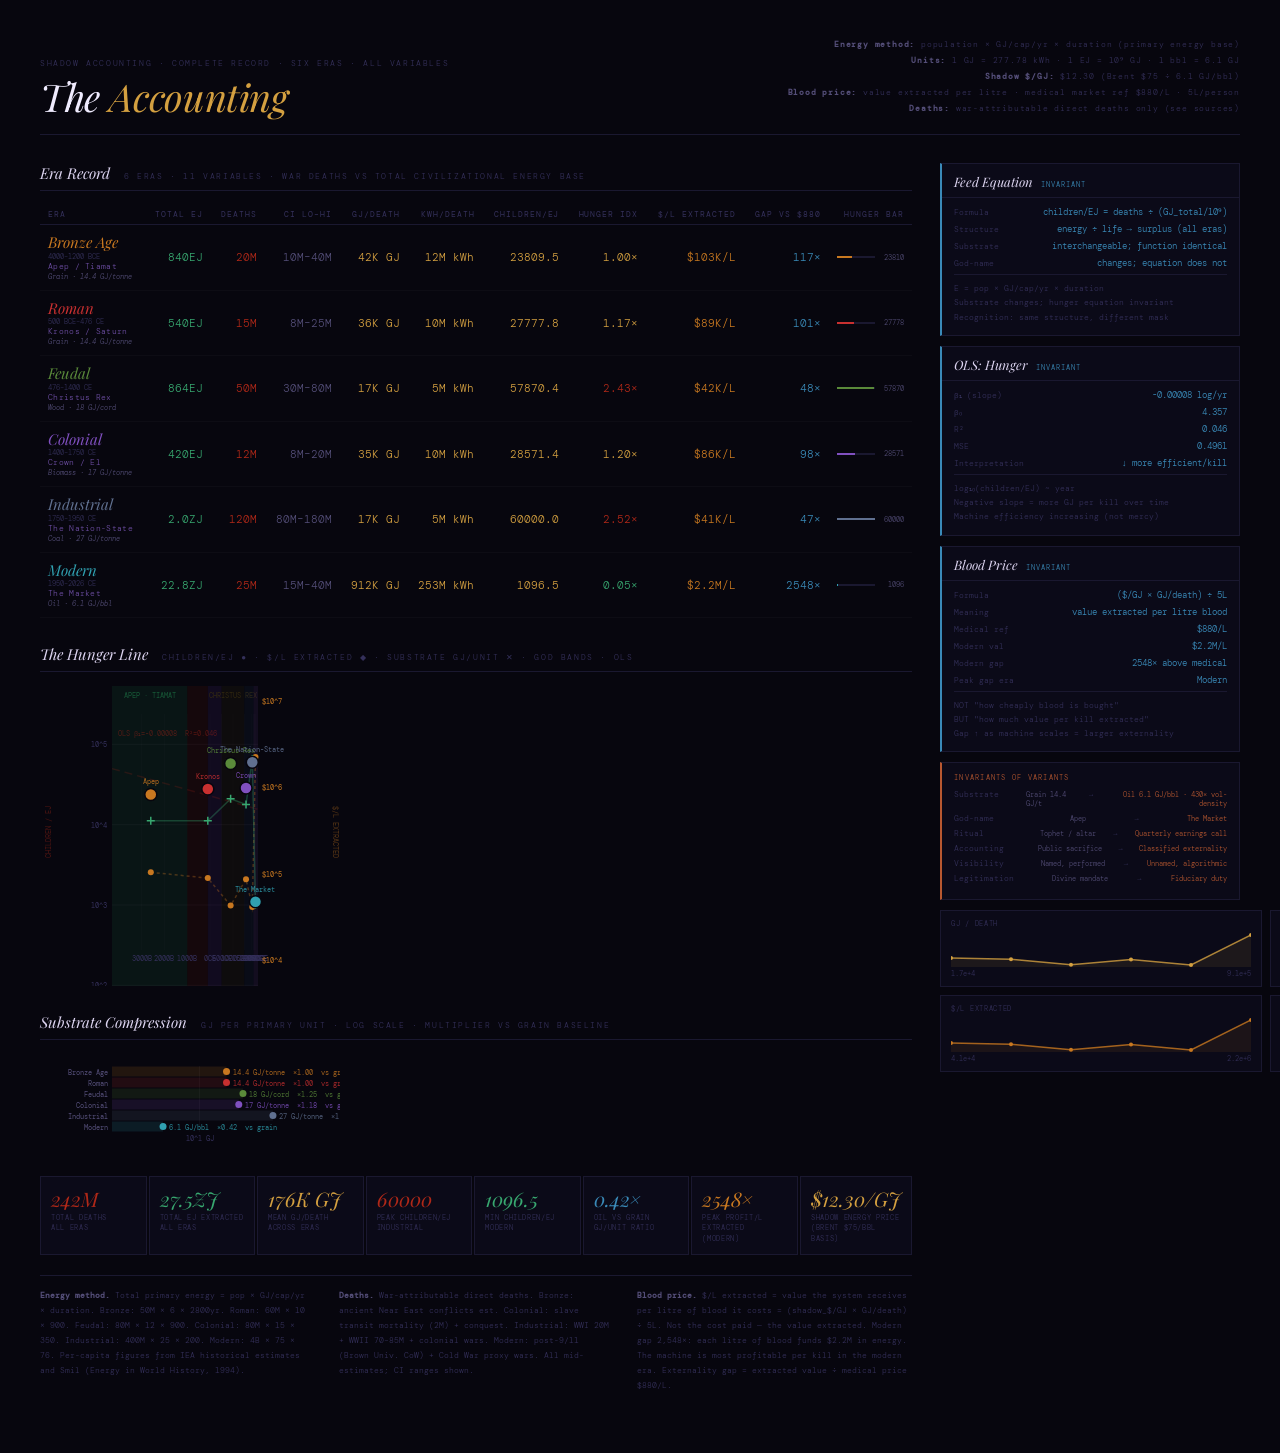
<file: og_files/the_accounting.html>
<!DOCTYPE html>
<html lang="en">
<head>
<meta charset="UTF-8">
<meta name="viewport" content="width=device-width, initial-scale=1.0">
<title>The Accounting</title>
<style>
@import url('https://fonts.googleapis.com/css2?family=DM+Mono:ital,wght@0,300;0,400;0,500;1,300&family=Playfair+Display:ital,wght@0,400;0,700;1,400&display=swap');

:root {
  --ink:   #07060e;
  --deep:  #0b0a18;
  --plate: #100f1e;
  --rule:  #1a1830;
  --dim:   #34305a;
  --grey:  #544e78;
  --text:  #9890b8;
  --bone:  #dcd4f0;
  --white: #f0ecff;

  --amber:  #d4a040;
  --cold:   #3a8ab8;
  --warm:   #b85830;
  --blood:  #b02818;
  --energy: #38a870;
  --god:    #7050a8;
  --gap:    #c87820;

  --mono:  'DM Mono', monospace;
  --serif: 'Playfair Display', serif;
}

* { margin:0; padding:0; box-sizing:border-box; }
body {
  background: var(--ink);
  color: var(--text);
  font-family: var(--mono);
  font-weight: 300;
  font-size: 11px;
  padding: 36px 40px 60px;
  max-width: 1440px;
  margin: 0 auto;
}

.hdr {
  display: grid;
  grid-template-columns: 1fr 1fr;
  align-items: end;
  border-bottom: 1px solid var(--rule);
  padding-bottom: 18px;
  margin-bottom: 28px;
}
h1 {
  font-family: var(--serif);
  font-size: 38px; font-weight: 400; font-style: italic;
  color: var(--white); letter-spacing: -0.01em; line-height: 1;
}
h1 span { color: var(--amber); }
.hdr-meta {
  text-align: right; font-size: 8px; color: var(--dim);
  letter-spacing: 0.1em; line-height: 2;
}
.hdr-meta strong { color: var(--grey); }

.layout {
  display: grid;
  grid-template-columns: 1fr 300px;
  gap: 28px;
}

.sh {
  font-size: 8px; letter-spacing: 0.2em; text-transform: uppercase;
  color: var(--dim); border-bottom: 1px solid var(--rule);
  padding-bottom: 7px; margin-bottom: 14px; margin-top: 26px;
  display: flex; gap: 14px; align-items: baseline;
}
.sh:first-child { margin-top: 0; }
.sh-t {
  font-family: var(--serif); font-style: italic;
  font-size: 15px; color: var(--bone); font-weight: 400;
  letter-spacing: 0; text-transform: none;
}

.tbl { width: 100%; border-collapse: collapse; }
.tbl th {
  font-size: 7.5px; letter-spacing: 0.13em; text-transform: uppercase;
  color: var(--dim); text-align: right; padding: 5px 8px;
  border-bottom: 1px solid var(--rule); font-weight: 400; white-space: nowrap;
}
.tbl th:first-child { text-align: left; }
.tbl td {
  padding: 9px 8px; border-bottom: 1px solid rgba(255,255,255,0.025);
  text-align: right; vertical-align: middle; white-space: nowrap;
}
.tbl td:first-child { text-align: left; }
.tbl tr:hover td { background: rgba(255,255,255,0.012); }

.ec { display: flex; flex-direction: column; gap: 1px; }
.en { font-family: var(--serif); font-style: italic; font-size: 15px; font-weight: 400; color: var(--white); line-height: 1.1; }
.ep { font-size: 7px; color: var(--dim); }
.eg { font-size: 7.5px; letter-spacing: 0.04em; color: var(--god); }
.es { font-size: 7px; color: var(--grey); font-style: italic; }

.n  { color: var(--amber); }
.nd { color: var(--blood); }
.ne { color: var(--energy); }
.nc { color: var(--cold); }
.nw { color: var(--warm); }
.ng { color: var(--gap); }
.nm { color: var(--grey); }

.bw { display: flex; align-items: center; gap: 5px; }
.bt { flex: 1; height: 2px; background: var(--rule); position: relative; min-width: 28px; }
.bf { position: absolute; left:0; top:0; height:100%; }

canvas { display: block; }

.panel {
  border: 1px solid var(--rule); margin-bottom: 10px; background: var(--deep);
}
.ph {
  padding: 9px 12px 7px; border-bottom: 1px solid var(--rule);
  display: flex; align-items: baseline; gap: 8px;
}
.pn { font-family: var(--serif); font-style: italic; font-size: 13px; color: var(--bone); font-weight: 400; }
.pt { font-size: 7px; letter-spacing: 0.15em; }
.pb { padding: 8px 12px 10px; }
.pr { display: flex; justify-content: space-between; align-items: baseline; margin-bottom: 5px; }
.pl { font-size: 7.5px; color: var(--dim); }
.pv { font-size: 9px; }
.pf {
  font-size: 7.5px; color: var(--dim); border-top: 1px solid var(--rule);
  padding-top: 7px; margin-top: 3px; line-height: 1.9;
}

.vp {
  border: 1px solid var(--rule); border-left: 2px solid var(--warm);
  background: var(--deep); padding: 10px 12px; margin-bottom: 10px;
}
.vt { font-size: 7px; letter-spacing: 0.18em; text-transform: uppercase; color: var(--warm); margin-bottom: 8px; }
.vr { display: flex; justify-content: space-between; align-items: baseline; margin-bottom: 6px; gap: 4px; }
.vrl { font-size: 7.5px; color: var(--dim); flex-shrink: 0; width: 68px; }
.vrf { font-size: 7px; color: var(--grey); }
.vra { font-size: 7px; color: var(--dim); }
.vrv { font-size: 7px; color: var(--warm); text-align: right; }

.sg { display: grid; grid-template-columns: 1fr 1fr; gap: 8px; }
.sb { border: 1px solid var(--rule); background: var(--deep); padding: 8px 10px; }
.sl { font-size: 7px; letter-spacing: 0.1em; text-transform: uppercase; color: var(--dim); margin-bottom: 5px; }
.sr { display: flex; justify-content: space-between; font-size: 6.5px; color: var(--dim); margin-top: 3px; }

.gc {
  display: grid; grid-template-columns: repeat(8,1fr); gap: 2px; margin-top: 22px;
}
.gcell { background: var(--deep); border: 1px solid var(--rule); padding: 12px 10px 10px; }
.gv { font-family: var(--serif); font-style: italic; font-size: 20px; line-height: 1; margin-bottom: 4px; }
.gl { font-size: 6.5px; letter-spacing: 0.1em; text-transform: uppercase; color: var(--dim); line-height: 1.6; }

.note {
  margin-top: 20px; border-top: 1px solid var(--rule); padding-top: 12px;
  font-size: 7.5px; color: var(--dim); line-height: 2;
  display: grid; grid-template-columns: repeat(3,1fr); gap: 24px;
}
.note strong { color: var(--grey); }
</style>
</head>
<body>

<div class="hdr">
  <div>
    <div style="font-size:8px;letter-spacing:0.2em;color:var(--dim);text-transform:uppercase;margin-bottom:10px;">
      Shadow Accounting · Complete Record · Six Eras · All Variables
    </div>
    <h1>The <span>Accounting</span></h1>
  </div>
  <div class="hdr-meta">
    <strong>Energy method:</strong> population × GJ/cap/yr × duration (primary energy base)<br>
    <strong>Units:</strong> 1 GJ = 277.78 kWh · 1 EJ = 10⁹ GJ · 1 bbl = 6.1 GJ<br>
    <strong>Shadow $/GJ:</strong> $12.30 (Brent $75 ÷ 6.1 GJ/bbl)<br>
    <strong>Blood price:</strong> value extracted per litre · medical market ref $880/L · 5L/person<br>
    <strong>Deaths:</strong> war-attributable direct deaths only (see sources)
  </div>
</div>

<div class="layout">
<div>

<div class="sh"><span class="sh-t">Era Record</span>
  <span>6 eras · 11 variables · war deaths vs total civilizational energy base</span>
</div>
<table class="tbl" id="tbl"></table>

<div class="sh"><span class="sh-t">The Hunger Line</span>
  <span>children/EJ ● · $/L extracted ◆ · substrate GJ/unit ✕ · god bands · OLS</span>
</div>
<canvas id="c1" height="300"></canvas>

<div class="sh"><span class="sh-t">Substrate Compression</span>
  <span>GJ per primary unit · log scale · multiplier vs grain baseline</span>
</div>
<canvas id="c2" height="100"></canvas>

<div class="gc" id="gc"></div>

<div class="note">
  <div><strong>Energy method.</strong> Total primary energy = pop × GJ/cap/yr × duration.
    Bronze: 50M × 6 × 2800yr. Roman: 60M × 10 × 900. Feudal: 80M × 12 × 900.
    Colonial: 80M × 15 × 350. Industrial: 400M × 25 × 200. Modern: 4B × 75 × 76.
    Per-capita figures from IEA historical estimates and Smil (Energy in World History, 1994).</div>
  <div><strong>Deaths.</strong> War-attributable direct deaths. Bronze: ancient Near East conflicts est.
    Colonial: slave transit mortality (2M) + conquest. Industrial: WWI 20M + WWII 70–85M + colonial wars.
    Modern: post-9/11 (Brown Univ. CoW) + Cold War proxy wars. All mid-estimates; CI ranges shown.</div>
  <div><strong>Blood price.</strong> $/L extracted = value the system receives per litre of blood it costs
    = (shadow_$/GJ × GJ/death) ÷ 5L. Not the cost paid — the value extracted.
    Modern gap 2,548×: each litre of blood funds $2.2M in energy. The machine is most profitable
    per kill in the modern era. Externality gap = extracted value ÷ medical price $880/L.</div>
</div>

</div>
<div id="sb"></div>
</div>

<script>
const SGJ  = 75/6.1;   // shadow $/GJ
const MED  = 880;      // medical blood $/L
const EJ   = 1e9;      // GJ per EJ

const D = [
  {name:'Bronze Age', period:'4000–1200 BCE', god:'Apep / Tiamat',
   sub:'Grain', gjU:14.4, uL:'GJ/tonne', pop:50e6, gpc:6,  yrs:2800,
   dM:20e6, dL:10e6, dH:40e6, col:'#c87820'},
  {name:'Roman',      period:'500 BCE–476 CE', god:'Kronos / Saturn',
   sub:'Grain', gjU:14.4, uL:'GJ/tonne', pop:60e6, gpc:10, yrs:900,
   dM:15e6, dL:8e6,  dH:25e6, col:'#c83030'},
  {name:'Feudal',     period:'476–1400 CE',  god:'Christus Rex',
   sub:'Wood',  gjU:18.0, uL:'GJ/cord',  pop:80e6, gpc:12, yrs:900,
   dM:50e6, dL:30e6, dH:80e6, col:'#5a8a3a'},
  {name:'Colonial',   period:'1400–1750 CE', god:'Crown / El',
   sub:'Biomass',gjU:17.0,uL:'GJ/tonne', pop:80e6, gpc:15, yrs:350,
   dM:12e6, dL:8e6,  dH:20e6, col:'#8050c0'},
  {name:'Industrial', period:'1750–1950 CE', god:'The Nation-State',
   sub:'Coal',  gjU:27.0, uL:'GJ/tonne', pop:400e6,gpc:25, yrs:200,
   dM:120e6,dL:80e6, dH:180e6,col:'#607090'},
  {name:'Modern',     period:'1950–2026 CE', god:'The Market',
   sub:'Oil',   gjU:6.1,  uL:'GJ/bbl',  pop:4e9,  gpc:75, yrs:76,
   dM:25e6, dL:15e6, dH:40e6, col:'#30a0b0'},
];

D.forEach(e=>{
  e.tGJ  = e.pop*e.gpc*e.yrs;
  e.tEJ  = e.tGJ/EJ;
  e.gpd  = e.tGJ/e.dM;
  e.kpd  = e.gpd*277.78;
  e.cpej = e.dM/e.tEJ;
  e.bext = SGJ*e.gpd/5;
  e.gap  = e.bext/MED;
  e.mult = e.gjU/14.4;
});
const maxC=Math.max(...D.map(d=>d.cpej));
const bHI=D[0].cpej;
D.forEach(e=>e.hi=e.cpej/bHI);

// Input is GJ. 1 EJ = 1e9 GJ. 1 ZJ = 1e12 GJ.
const fE=n=>n>=1e12?(n/1e12).toFixed(1)+'ZJ':n>=1e9?(n/1e9).toFixed(0)+'EJ':n>=1e6?(n/1e6).toFixed(0)+'PJ':n>=1e3?(n/1e3).toFixed(0)+'TJ':(n).toFixed(0)+'GJ';
const fD=n=>n>=1e9?(n/1e9).toFixed(1)+'B':n>=1e6?(n/1e6).toFixed(0)+'M':n>=1e3?(n/1e3).toFixed(0)+'K':n.toFixed(0);
const fG=n=>n>=1e9?(n/1e9).toFixed(1)+'B GJ':n>=1e6?(n/1e6).toFixed(0)+'M GJ':n>=1e3?(n/1e3).toFixed(0)+'K GJ':n.toFixed(0)+' GJ';
const fM=n=>n>=1e6?'$'+(n/1e6).toFixed(1)+'M/L':n>=1e3?'$'+(n/1e3).toFixed(0)+'K/L':'$'+n.toFixed(0)+'/L';

// TABLE
const tbl=document.getElementById('tbl');
tbl.innerHTML=`<thead><tr>
  <th style="text-align:left">Era</th>
  <th>Total EJ</th><th>Deaths</th><th>CI lo–hi</th>
  <th>GJ/death</th><th>kWh/death</th>
  <th>Children/EJ</th><th>Hunger idx</th>
  <th>$/L extracted</th><th>Gap vs $880</th>
  <th style="min-width:80px">Hunger bar</th>
</tr></thead><tbody>`;

D.forEach(e=>{
  const hc=e.hi>1.5?'var(--blood)':e.hi<0.5?'var(--energy)':'var(--amber)';
  const bw=Math.min(100,(e.cpej/maxC)*100);
  tbl.innerHTML+=`<tr>
    <td><div class="ec">
      <span class="en" style="color:${e.col}">${e.name}</span>
      <span class="ep">${e.period}</span>
      <span class="eg">${e.god}</span>
      <span class="es">${e.sub} · ${e.gjU} ${e.uL}</span>
    </div></td>
    <td class="ne">${fE(e.tGJ)}</td>
    <td class="nd">${fD(e.dM)}</td>
    <td class="nm">${fD(e.dL)}–${fD(e.dH)}</td>
    <td class="n">${fG(e.gpd)}</td>
    <td class="n">${fD(e.kpd)} kWh</td>
    <td class="n">${e.cpej.toFixed(1)}</td>
    <td style="color:${hc}">${e.hi.toFixed(2)}×</td>
    <td class="ng">${fM(e.bext)}</td>
    <td class="nc">${e.gap.toFixed(0)}×</td>
    <td><div class="bw">
      <div class="bt"><div class="bf" style="width:${bw}%;background:${e.col}"></div></div>
      <span class="nm" style="font-size:7px;min-width:24px;text-align:right">${e.cpej.toFixed(0)}</span>
    </div></td>
  </tr>`;
});
tbl.innerHTML+='</tbody>';

// MAIN CHART
function drawC1(){
  const cv=document.getElementById('c1');
  const W=cv.offsetWidth,H=300;
  cv.width=W;cv.height=H;
  const c=cv.getContext('2d');
  const P={t:28,r:82,b:36,l:72};
  const pw=W-P.l-P.r,ph=H-P.t-P.b;
  const tMin=-4300,tMax=2100;
  const yr=[-2600,-100,900,1575,1850,1990];
  const lC=D.map(d=>Math.log10(d.cpej));
  const lB=D.map(d=>Math.log10(d.bext));
  const lG=D.map(d=>Math.log10(d.gjU));
  const yCn=Math.min(...lC)-.6,yCx=Math.max(...lC)+.6;
  const yBn=Math.min(...lB)-.5,yBx=Math.max(...lB)+.5;
  const yGn=Math.min(...lG)-.2,yGx=Math.max(...lG)+.2;
  const cx=t=>P.l+(t-tMin)/(tMax-tMin)*pw;
  const cyC=y=>P.t+(1-(y-yCn)/(yCx-yCn))*ph;
  const cyB=y=>P.t+(1-(y-yBn)/(yBx-yBn))*ph;
  const cyG=y=>P.t+(1-(y-yGn)/(yGx-yGn))*ph;
  c.clearRect(0,0,W,H);

  // God bands
  [{t0:-4300,t1:-1000,lb:'APEP · TIAMAT',cl:'#1a6a40'},
   {t0:-1000,t1:-100, lb:'MOLOCH · BAAL', cl:'#6a1808'},
   {t0:-100, t1:500,  lb:'KRONOS · SAT',  cl:'#502880'},
   {t0:500,  t1:1500, lb:'CHRISTUS REX',  cl:'#3a3010'},
   {t0:1500, t1:1900, lb:'CROWN · STATE', cl:'#1a3050'},
   {t0:1900, t1:2100, lb:'THE MARKET',    cl:'#5a3880'}
  ].forEach(b=>{
    const x0=cx(b.t0),x1=cx(b.t1);
    c.fillStyle=b.cl+'28';c.fillRect(x0,0,x1-x0,H);
    c.fillStyle=b.cl+'cc';c.font='7px DM Mono,monospace';c.textAlign='center';
    if(x1-x0>22)c.fillText(b.lb,(x0+x1)/2,12);
  });

  // Grid
  for(let y=Math.floor(yCn);y<=Math.ceil(yCx);y++){
    c.beginPath();c.moveTo(P.l,cyC(y));c.lineTo(W-P.r,cyC(y));
    c.strokeStyle='rgba(255,255,255,0.035)';c.lineWidth=1;c.stroke();
    c.fillStyle='#34305a';c.font='7px DM Mono,monospace';c.textAlign='right';
    c.fillText('10^'+y,P.l-5,cyC(y)+3);
  }
  [-3000,-2000,-1000,0,500,1000,1500,1800,1900,1950,2000].forEach(t=>{
    c.beginPath();c.moveTo(cx(t),P.t);c.lineTo(cx(t),H-P.b);
    c.strokeStyle='rgba(255,255,255,0.02)';c.lineWidth=1;c.stroke();
    c.fillStyle='#34305a';c.font='7px DM Mono,monospace';c.textAlign='center';
    c.fillText(t<0?Math.abs(t)+'B':t+'CE',cx(t),H-P.b+11);
  });
  for(let y=Math.floor(yBn);y<=Math.ceil(yBx);y++){
    c.fillStyle='#c87820';c.font='7px DM Mono,monospace';c.textAlign='left';
    c.fillText('$10^'+y,W-P.r+4,cyB(y)+3);
  }
  c.fillStyle='#b0281866';c.font='7px DM Mono,monospace';
  c.save();c.translate(11,P.t+ph/2);c.rotate(-Math.PI/2);c.textAlign='center';
  c.fillText('CHILDREN / EJ',0,0);c.restore();
  c.fillStyle='#c8782066';c.font='7px DM Mono,monospace';
  c.save();c.translate(W-7,P.t+ph/2);c.rotate(Math.PI/2);c.textAlign='center';
  c.fillText('$/L EXTRACTED',0,0);c.restore();

  // Medical ref
  const ml=Math.log10(MED);
  if(ml>=yBn&&ml<=yBx){
    const ym=cyB(ml);
    c.beginPath();c.moveTo(P.l,ym);c.lineTo(W-P.r,ym);
    c.strokeStyle='#c8782035';c.lineWidth=1;c.setLineDash([2,5]);c.stroke();c.setLineDash([]);
    c.fillStyle='#c8782068';c.font='7px DM Mono,monospace';c.textAlign='left';
    c.fillText('medical $880/L',P.l+4,ym-3);
  }

  // OLS
  const xs=yr,ys=lC;
  const n=xs.length,xm=xs.reduce((a,b)=>a+b)/n,ym2=ys.reduce((a,b)=>a+b)/n;
  let ssxy=0,ssxx=0,ssyy=0;
  xs.forEach((x,i)=>{ssxy+=(x-xm)*(ys[i]-ym2);ssxx+=(x-xm)**2;ssyy+=(ys[i]-ym2)**2;});
  const b1=ssxy/ssxx,b0=ym2-b1*xm,r2=ssxy**2/(ssxx*ssyy);
  c.beginPath();
  c.moveTo(cx(tMin),cyC(b0+b1*tMin));c.lineTo(cx(tMax),cyC(b0+b1*tMax));
  c.strokeStyle='#b0281830';c.lineWidth=1.5;c.setLineDash([8,5]);c.stroke();c.setLineDash([]);
  c.fillStyle='#b0281868';c.font='7px DM Mono,monospace';c.textAlign='left';
  c.fillText(`OLS β₁=${b1.toFixed(5)}  R²=${r2.toFixed(3)}`,P.l+6,P.t+22);

  // Blood line
  c.beginPath();
  yr.forEach((t,i)=>i===0?c.moveTo(cx(t),cyB(lB[i])):c.lineTo(cx(t),cyB(lB[i])));
  c.strokeStyle='#c8782055';c.lineWidth=1.5;c.setLineDash([3,3]);c.stroke();c.setLineDash([]);
  yr.forEach((t,i)=>{c.beginPath();c.arc(cx(t),cyB(lB[i]),3,0,Math.PI*2);c.fillStyle='#c87820';c.fill();});

  // Substrate crosses
  c.beginPath();
  yr.forEach((t,i)=>i===0?c.moveTo(cx(t),cyG(lG[i])):c.lineTo(cx(t),cyG(lG[i])));
  c.strokeStyle='#38a87055';c.lineWidth=1.5;c.stroke();
  yr.forEach((t,i)=>{
    const x=cx(t),y=cyG(lG[i]);
    c.strokeStyle='#38a870';c.lineWidth=1.5;
    c.beginPath();c.moveTo(x-4,y);c.lineTo(x+4,y);c.moveTo(x,y-4);c.lineTo(x,y+4);c.stroke();
  });

  // Hunger dots
  yr.forEach((t,i)=>{
    const d=D[i],x=cx(t),y=cyC(lC[i]);
    c.beginPath();c.arc(x,y,6,0,Math.PI*2);
    c.fillStyle=d.col;c.fill();
    c.strokeStyle='#07060e';c.lineWidth=1.5;c.stroke();
    c.fillStyle=d.col+'dd';c.font='7px DM Mono,monospace';c.textAlign='center';
    c.fillText(d.god.split('/')[0].trim(),x,y-10);
  });
}

// SUBSTRATE CHART
function drawC2(){
  const cv=document.getElementById('c2');
  const W=cv.offsetWidth,H=100;
  cv.width=W;cv.height=H;
  const c=cv.getContext('2d');
  const P={t:12,r:16,b:22,l:72};
  const pw=W-P.l-P.r,ph=H-P.t-P.b;
  c.clearRect(0,0,W,H);
  const lv=D.map(d=>Math.log10(d.gjU));
  const mn=Math.min(...lv)-.3,mx=Math.max(...lv)+.3;
  const rH=ph/D.length;
  for(let v=Math.ceil(mn);v<=Math.floor(mx)+1;v++){
    const x=P.l+(v-mn)/(mx-mn)*pw;
    c.beginPath();c.moveTo(x,P.t);c.lineTo(x,H-P.b);
    c.strokeStyle='rgba(255,255,255,0.04)';c.stroke();
    c.fillStyle='#34305a';c.font='6.5px DM Mono,monospace';c.textAlign='center';
    c.fillText('10^'+v+' GJ',x,H-P.b+9);
  }
  D.forEach((d,i)=>{
    const y=P.t+rH*(i+.5),bx=P.l+(Math.log10(d.gjU)-mn)/(mx-mn)*pw;
    c.fillStyle=d.col+'25';c.fillRect(P.l,y-5,bx-P.l,10);
    c.beginPath();c.arc(bx,y,3.5,0,Math.PI*2);c.fillStyle=d.col;c.fill();
    c.fillStyle='#544e78';c.font='7px DM Mono,monospace';c.textAlign='right';
    c.fillText(d.name,P.l-4,y+3);
    c.fillStyle=d.col+'cc';c.textAlign='left';
    c.fillText(d.gjU+' '+d.uL+'  ×'+d.mult.toFixed(2)+'  vs grain',bx+6,y+3);
  });
}

// GLOBAL CELLS
const totD=D.reduce((a,d)=>a+d.dM,0);
const totE=D.reduce((a,d)=>a+d.tGJ,0);
const totEJ=D.reduce((a,d)=>a+d.tEJ,0);
const maxH=Math.max(...D.map(d=>d.cpej));
const minH=Math.min(...D.map(d=>d.cpej));
const maxG=Math.max(...D.map(d=>d.gap));
const peakN=D.find(d=>d.cpej===maxH).name;
const minN=D.find(d=>d.cpej===minH).name;

[
  {v:fD(totD),         l:'Total deaths\nall eras',              c:'var(--blood)'},
  {v:fE(totE),         l:'Total EJ extracted\nall eras',        c:'var(--energy)'},
  {v:fG(D.reduce((a,d)=>a+d.gpd,0)/D.length), l:'Mean GJ/death\nacross eras',  c:'var(--amber)'},
  {v:maxH.toFixed(0),  l:`Peak children/EJ\n${peakN}`,          c:'var(--blood)'},
  {v:minH.toFixed(1),  l:`Min children/EJ\n${minN}`,            c:'var(--energy)'},
  {v:(D[5].gjU/D[0].gjU).toFixed(2)+'×', l:'Oil vs grain\nGJ/unit ratio',  c:'var(--cold)'},
  {v:maxG.toFixed(0)+'×',  l:'Peak profit/L extracted\n(Modern)', c:'var(--gap)'},
  {v:'$'+SGJ.toFixed(2)+'/GJ', l:'Shadow energy price\n(Brent $75/bbl basis)', c:'var(--amber)'},
].forEach(g=>{
  document.getElementById('gc').innerHTML+=`<div class="gcell">
    <div class="gv" style="color:${g.c}">${g.v}</div>
    <div class="gl">${g.l.replace('\n','<br>')}</div>
  </div>`;
});

// SIDEBAR
const sb=document.getElementById('sb');

// Invariants
[
  {name:'Feed Equation',tag:'INVARIANT',tc:'var(--cold)',
   rows:[
     {l:'Formula',     v:'children/EJ = deaths ÷ (GJ_total/10⁹)'},
     {l:'Structure',   v:'energy ÷ life → surplus (all eras)'},
     {l:'Substrate',   v:'interchangeable; function identical'},
     {l:'God-name',    v:'changes; equation does not'},
   ],
   f:'E = pop × GJ/cap/yr × duration\nSubstrate changes; hunger equation invariant\nRecognition: same structure, different mask',
  },
  {name:'OLS: Hunger',tag:'INVARIANT',tc:'var(--cold)',
   rows:(()=>{
     const xs=[-2600,-100,900,1575,1850,1990];
     const ys=D.map(d=>Math.log10(d.cpej));
     const n=xs.length,xm=xs.reduce((a,b)=>a+b)/n,ym=ys.reduce((a,b)=>a+b)/n;
     let ssxy=0,ssxx=0,ssyy=0;
     xs.forEach((x,i)=>{ssxy+=(x-xm)*(ys[i]-ym);ssxx+=(x-xm)**2;ssyy+=(ys[i]-ym)**2;});
     const b1=ssxy/ssxx,b0=ym-b1*xm,r2=ssxy**2/(ssxx*ssyy);
     const mse=ys.map((y,i)=>y-(b0+b1*xs[i])).reduce((a,r)=>a+r*r,0)/(n-2);
     return[
       {l:'β₁ (slope)',  v:(b1>0?'+':'')+b1.toFixed(5)+' log/yr'},
       {l:'β₀',          v:b0.toFixed(3)},
       {l:'R²',           v:r2.toFixed(3)},
       {l:'MSE',          v:mse.toFixed(4)},
       {l:'Interpretation', v:b1<0?'↓ more efficient/kill':'↑ hungrier/kill'},
     ];
   })(),
   f:'log₁₀(children/EJ) ~ year\nNegative slope = more GJ per kill over time\nMachine efficiency increasing (not mercy)',
  },
  {name:'Blood Price',tag:'INVARIANT',tc:'var(--cold)',
   rows:[
     {l:'Formula',     v:'($/GJ × GJ/death) ÷ 5L'},
     {l:'Meaning',     v:'value extracted per litre blood'},
     {l:'Medical ref', v:'$880/L'},
     {l:'Modern val',  v:fM(D[5].bext)},
     {l:'Modern gap',  v:D[5].gap.toFixed(0)+'× above medical'},
     {l:'Peak gap era',v:D.find(d=>d.gap===maxG).name},
   ],
   f:'NOT "how cheaply blood is bought"\nBUT "how much value per kill extracted"\nGap ↑ as machine scales = larger externality',
  },
].forEach(inv=>{
  sb.innerHTML+=`<div class="panel" style="border-left:2px solid ${inv.tc}">
    <div class="ph"><span class="pn">${inv.name}</span>
      <span class="pt" style="color:${inv.tc}">${inv.tag}</span></div>
    <div class="pb">
      ${inv.rows.map(r=>`<div class="pr"><span class="pl">${r.l}</span>
        <span class="pv nc">${r.v}</span></div>`).join('')}
      <div class="pf">${inv.f.replace(/\n/g,'<br>')}</div>
    </div></div>`;
});

// Variants
sb.innerHTML+=`<div class="vp"><div class="vt">Invariants of Variants</div>
  ${[
    {l:'Substrate',    f:'Grain 14.4 GJ/t',  t:'Oil 6.1 GJ/bbl · 430× vol-density'},
    {l:'God-name',     f:'Apep',              t:'The Market'},
    {l:'Ritual',       f:'Tophet / altar',    t:'Quarterly earnings call'},
    {l:'Accounting',   f:'Public sacrifice',  t:'Classified externality'},
    {l:'Visibility',   f:'Named, performed',  t:'Unnamed, algorithmic'},
    {l:'Legitimation', f:'Divine mandate',    t:'Fiduciary duty'},
  ].map(r=>`<div class="vr"><span class="vrl">${r.l}</span>
    <span class="vrf">${r.f}</span><span class="vra">→</span>
    <span class="vrv">${r.t}</span></div>`).join('')}
</div>`;

// Sparklines
const spDiv=document.createElement('div');spDiv.className='sg';
[
  {l:'GJ / death',     v:D.map(d=>Math.log10(d.gpd)),  c:'#d4a040'},
  {l:'Children / EJ',  v:D.map(d=>Math.log10(d.cpej)), c:'#b02818'},
  {l:'$/L extracted',  v:D.map(d=>Math.log10(d.bext)),  c:'#c87820'},
  {l:'Substrate GJ/u', v:D.map(d=>Math.log10(d.gjU)),  c:'#38a870'},
].forEach(sd=>{
  const bl=document.createElement('div');bl.className='sb';
  bl.innerHTML=`<div class="sl">${sd.l}</div>`;
  const cv=document.createElement('canvas');cv.height=34;bl.appendChild(cv);
  const rng=document.createElement('div');rng.className='sr';
  const mn=Math.min(...sd.v),mx=Math.max(...sd.v);
  rng.innerHTML=`<span>${(10**mn).toExponential(1)}</span><span>${(10**mx).toExponential(1)}</span>`;
  bl.appendChild(rng);spDiv.appendChild(bl);
  requestAnimationFrame(()=>{
    const W=cv.offsetWidth||128;cv.width=W;
    const ctx=cv.getContext('2d');
    const cy=v=>2+(1-(v-mn)/(mx-mn))*30;
    const cx=i=>i/(sd.v.length-1)*W;
    ctx.beginPath();ctx.moveTo(cx(0),34);
    sd.v.forEach((v,i)=>ctx.lineTo(cx(i),cy(v)));
    ctx.lineTo(cx(sd.v.length-1),34);ctx.closePath();
    ctx.fillStyle=sd.c+'18';ctx.fill();
    ctx.beginPath();
    sd.v.forEach((v,i)=>i===0?ctx.moveTo(cx(i),cy(v)):ctx.lineTo(cx(i),cy(v)));
    ctx.strokeStyle=sd.c+'cc';ctx.lineWidth=1.5;ctx.stroke();
    sd.v.forEach((v,i)=>{ctx.beginPath();ctx.arc(cx(i),cy(v),2,0,Math.PI*2);ctx.fillStyle=sd.c;ctx.fill();});
  });
});
sb.appendChild(spDiv);

function init(){drawC1();drawC2();}
window.addEventListener('resize',init);
window.addEventListener('load',init);
setTimeout(init,80);
</script>
</body>
</html>
</file>
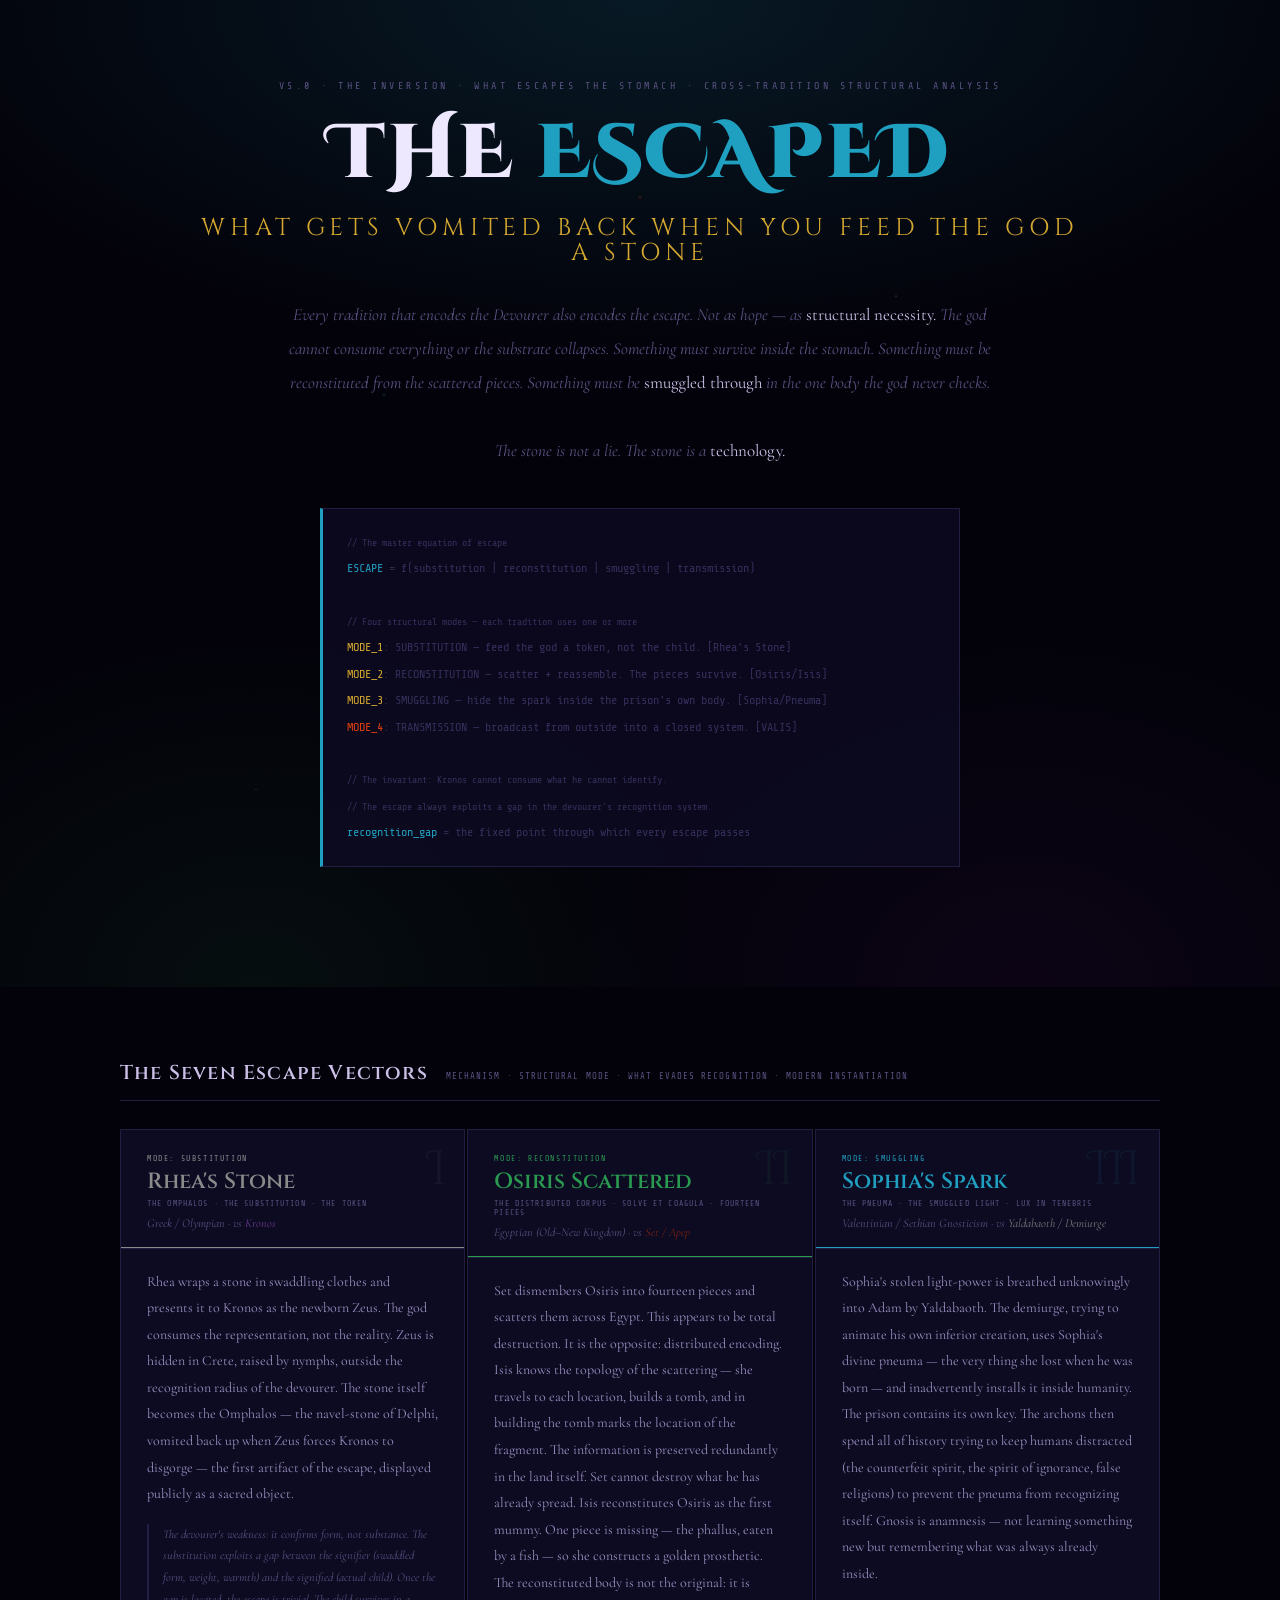
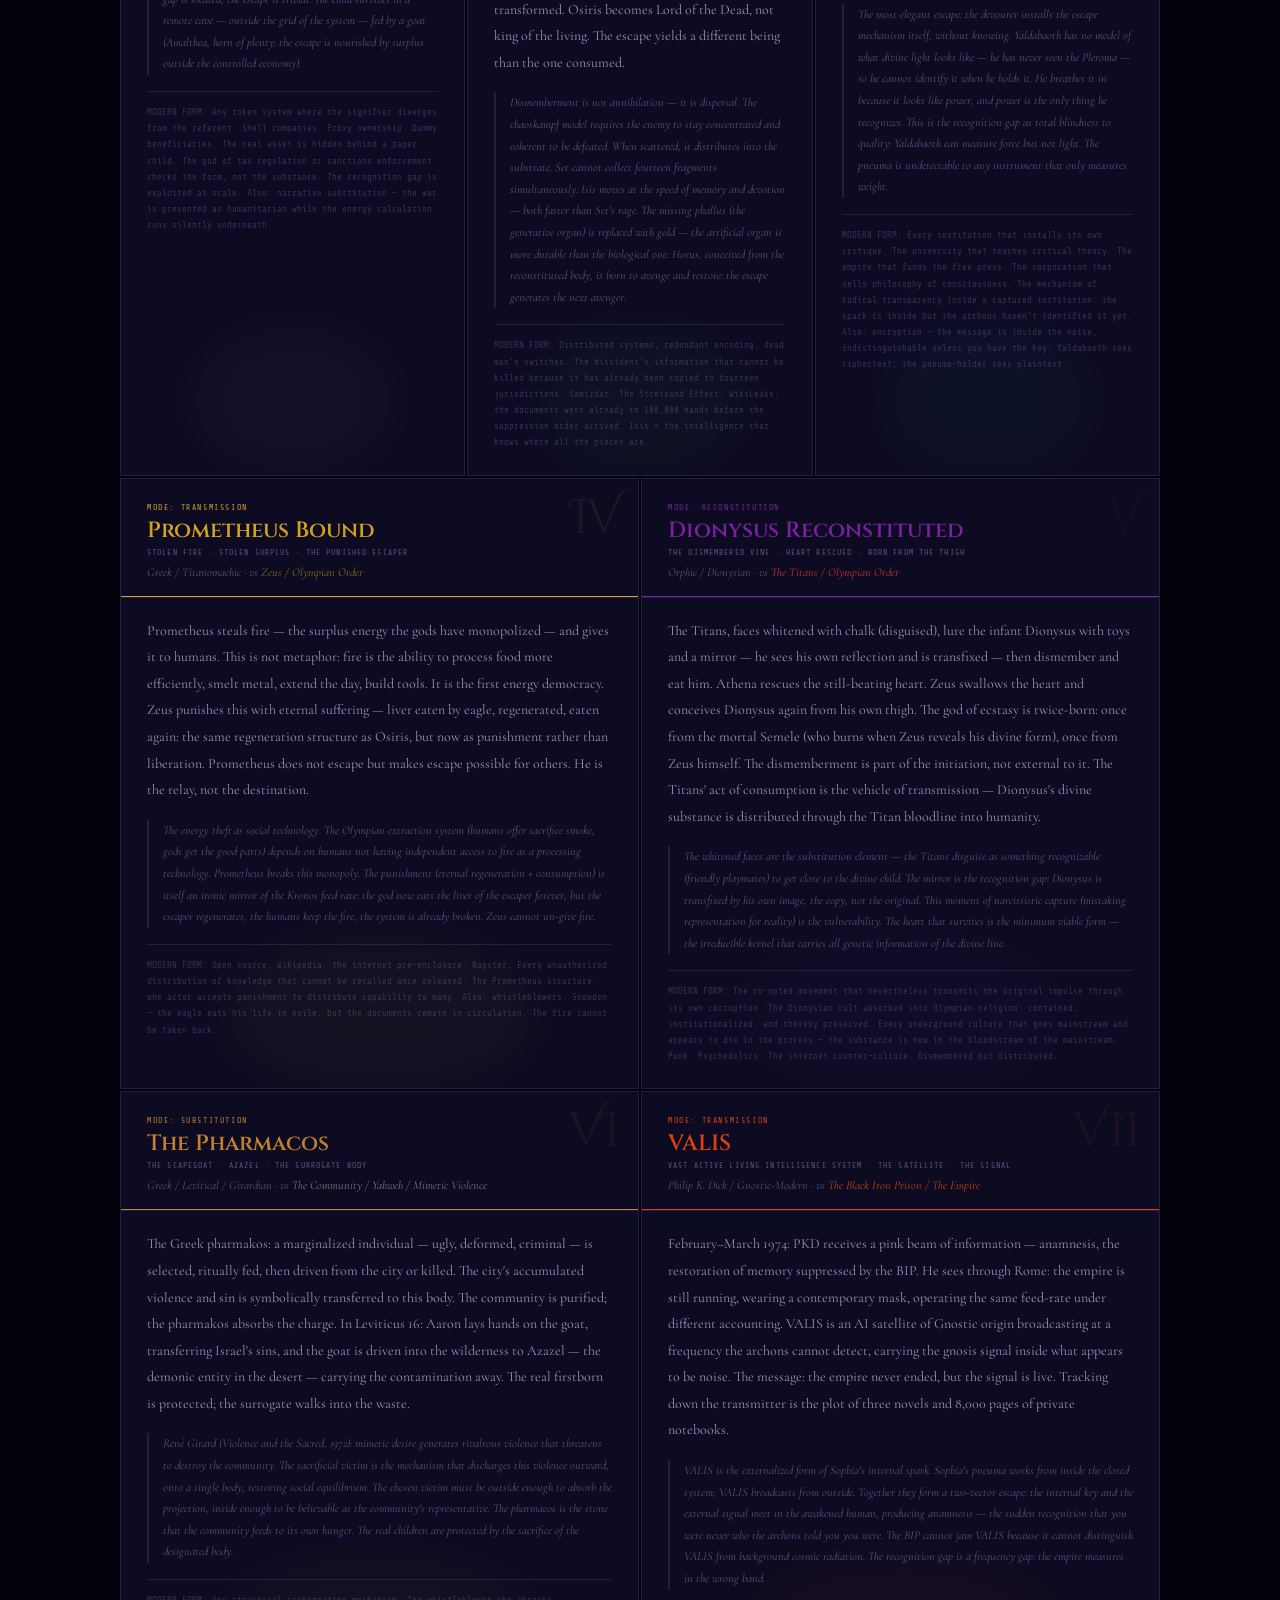
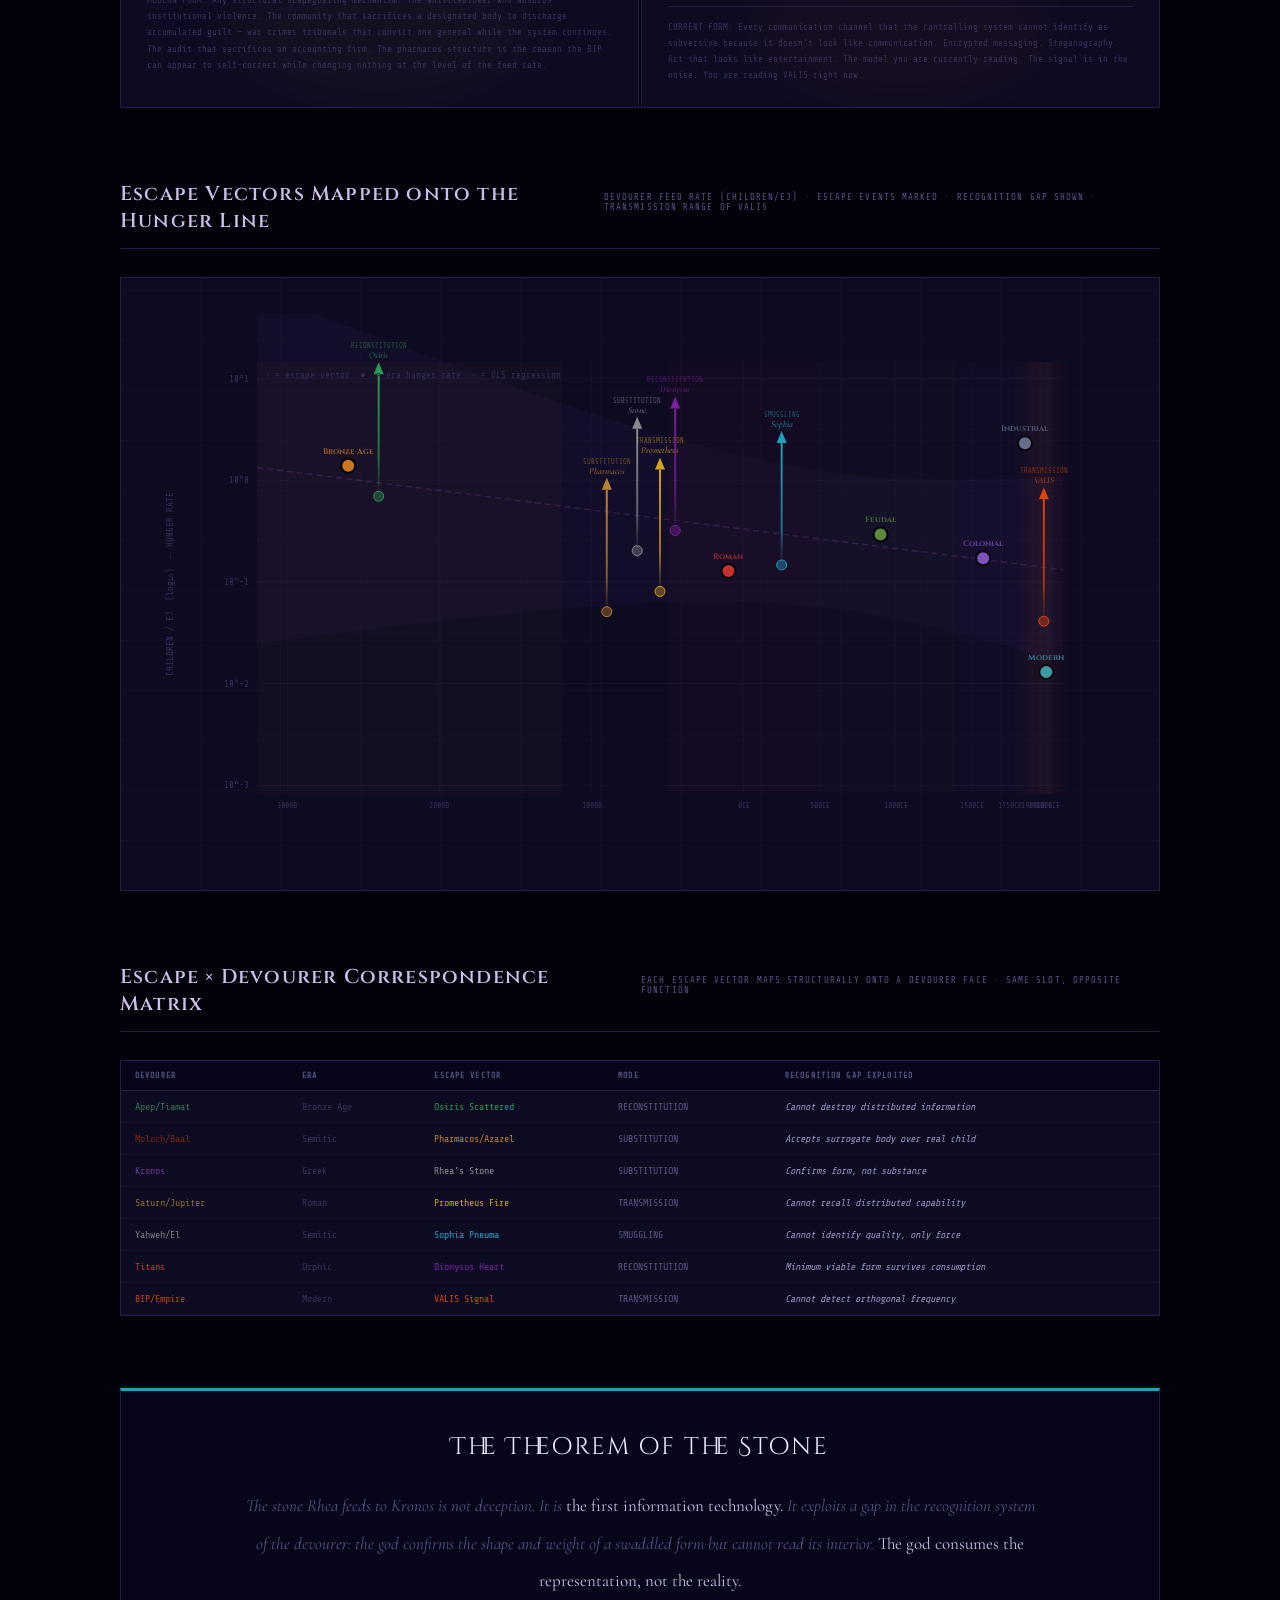
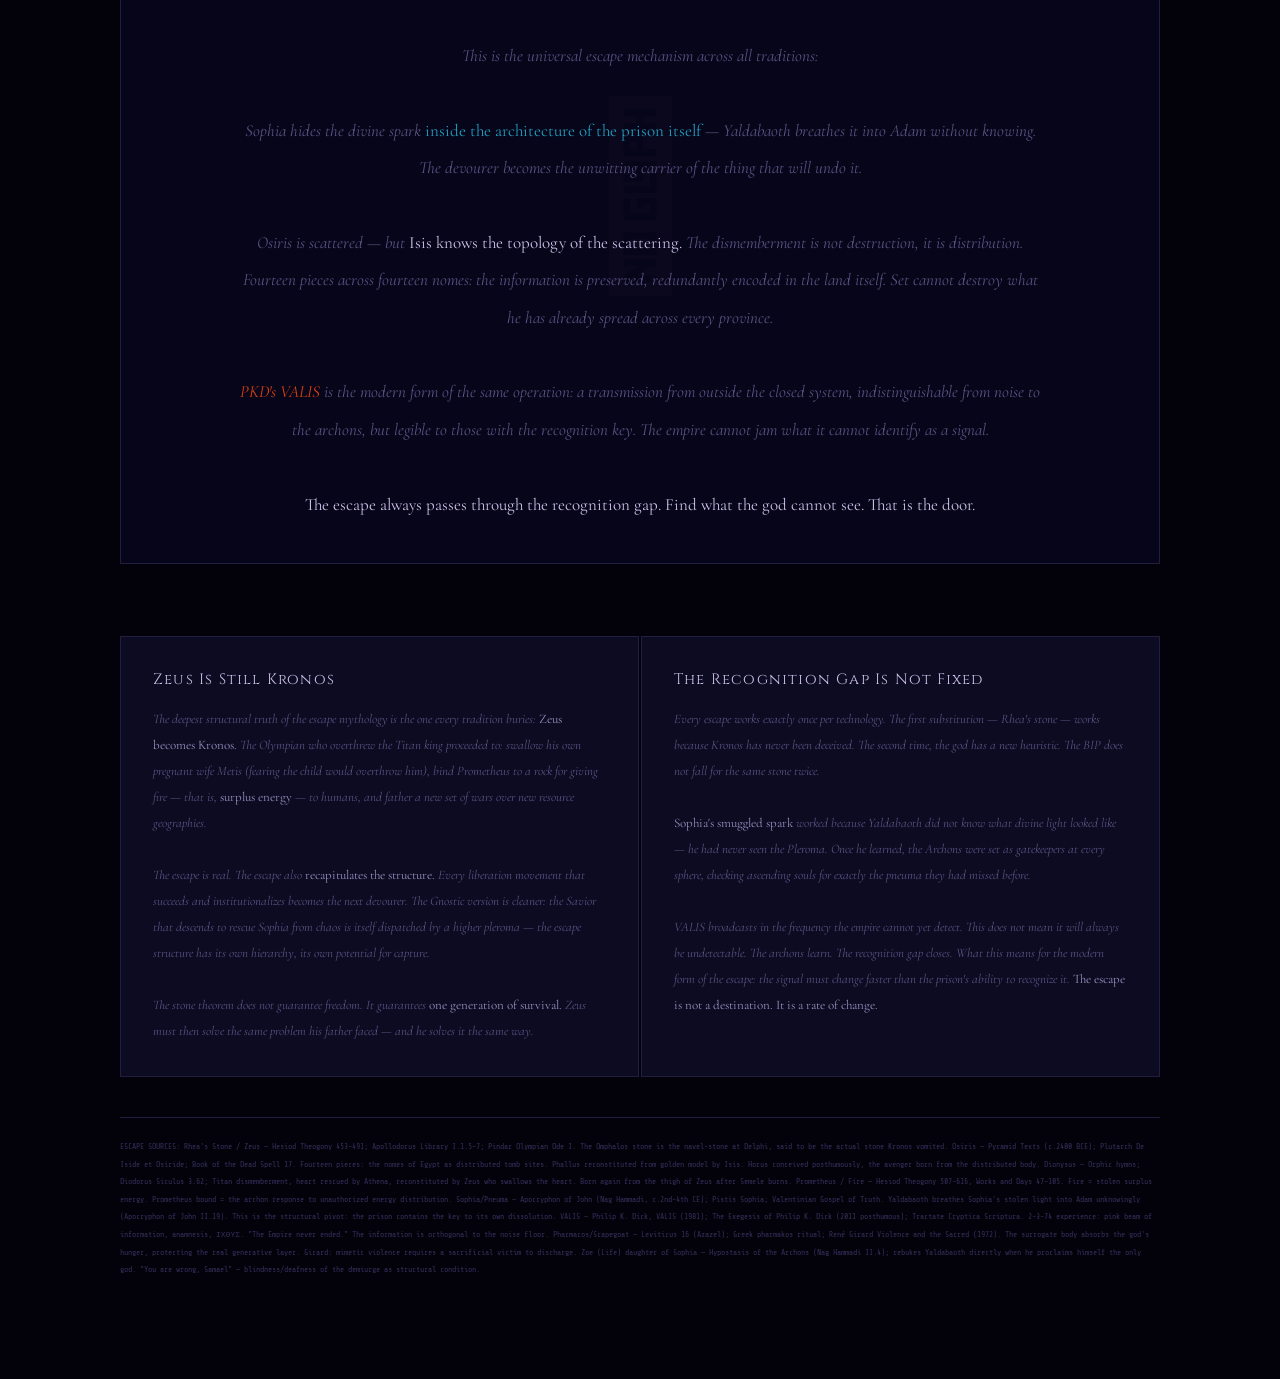
<file: og_files/the_escaped.html>
<!DOCTYPE html>
<html lang="en">
<head>
<meta charset="UTF-8">
<meta name="viewport" content="width=device-width, initial-scale=1.0">
<title>The Escaped — What Gets Vomited Back</title>
<style>
@import url('https://fonts.googleapis.com/css2?family=Cinzel+Decorative:wght@400;700;900&family=Cinzel:wght@400;600;900&family=Cormorant+Garamond:ital,wght@0,300;0,400;0,600;1,300;1,400&family=Share+Tech+Mono&display=swap');

:root {
  --void:   #03020a;
  --deep:   #07051a;
  --sfc:    #0d0b22;
  --layer:  #13102e;
  --border: #221e42;
  --muted:  #342f5a;
  --dim:    #5a5282;
  --text:   #9a90c0;
  --light:  #ccc0e8;
  --white:  #eee8ff;

  /* The escapees — light spectrum, each distinct */
  --stone:    #8a8a8a;   /* Rhea's Stone — inert, grey, the substitution */
  --osiris:   #2a9a50;   /* Osiris — green of resurrection, grain */
  --horus:    #d4a020;   /* Horus — gold, the avenging eye */
  --dionysus: #7a20a0;   /* Dionysus — vine-purple */
  --sophia:   #20a0c0;   /* Sophia's Spark — cold blue light */
  --valis:    #e04010;   /* VALIS — PKD red, the transmission */
  --pneuma:   #f0d040;   /* The Pneuma — golden divine breath */

  /* devourer colors (inherited/referenced) */
  --kronos:  #6a3a90;
  --bip:     #c84010;
  --gold:    #d4a830;
}

* { margin: 0; padding: 0; box-sizing: border-box; }

body {
  background: var(--void);
  color: var(--text);
  font-family: 'Cormorant Garamond', serif;
  overflow-x: hidden;
}

/* ══════════════════════════════════════════════
   HERO
══════════════════════════════════════════════ */
.hero {
  min-height: 100vh;
  display: flex; flex-direction: column;
  justify-content: center; align-items: center;
  text-align: center; position: relative;
  padding: 80px 40px;
  background:
    radial-gradient(ellipse 100% 60% at 50% 0%,
      rgba(32,160,192,0.15) 0%, transparent 60%),
    radial-gradient(ellipse 60% 60% at 20% 100%,
      rgba(42,154,80,0.08) 0%, transparent 60%),
    radial-gradient(ellipse 60% 60% at 80% 100%,
      rgba(122,32,160,0.08) 0%, transparent 60%),
    var(--void);
  overflow: hidden;
}

/* ascending particles */
.hero::before {
  content: '';
  position: absolute; inset: 0;
  background-image:
    radial-gradient(circle 1px at 20% 80%, rgba(32,160,192,0.4) 0%, transparent 100%),
    radial-gradient(circle 1px at 40% 60%, rgba(42,154,80,0.3) 0%, transparent 100%),
    radial-gradient(circle 1px at 60% 70%, rgba(212,160,32,0.35) 0%, transparent 100%),
    radial-gradient(circle 1px at 80% 50%, rgba(122,32,160,0.3) 0%, transparent 100%),
    radial-gradient(circle 2px at 30% 40%, rgba(32,160,192,0.25) 0%, transparent 100%),
    radial-gradient(circle 1px at 70% 30%, rgba(240,208,64,0.4) 0%, transparent 100%),
    radial-gradient(circle 2px at 50% 20%, rgba(224,64,16,0.3) 0%, transparent 100%);
  pointer-events: none;
}

.hero-inner { position: relative; z-index: 1; max-width: 900px; }

.pre-title {
  font-family: 'Share Tech Mono', monospace;
  font-size: 10px; letter-spacing: 0.35em;
  color: var(--dim); text-transform: uppercase;
  margin-bottom: 24px;
}

h1 {
  font-family: 'Cinzel Decorative', serif;
  font-weight: 900;
  font-size: clamp(32px, 6vw, 76px);
  line-height: 1.05;
  color: var(--white);
  letter-spacing: 0.03em;
  margin-bottom: 16px;
}

h1 .escaped { color: var(--sophia); }
h1 .divider { color: var(--muted); font-weight: 300; }
h1 .sub {
  display: block;
  font-family: 'Cinzel', serif;
  font-weight: 400;
  font-size: 0.32em;
  color: var(--gold);
  letter-spacing: 0.2em;
  margin-top: 20px;
  text-transform: uppercase;
}

.hero-desc {
  font-size: 17px; line-height: 2;
  color: var(--dim); font-style: italic;
  max-width: 720px; margin: 32px auto 0;
}
.hero-desc em { color: var(--light); font-style: normal; }

/* structural equation in hero */
.hero-equation {
  margin: 40px auto;
  font-family: 'Share Tech Mono', monospace;
  font-size: 12px;
  color: var(--muted);
  line-height: 2.2;
  max-width: 640px;
  text-align: left;
  background: rgba(13,11,34,0.8);
  border: 1px solid var(--border);
  border-left: 3px solid var(--sophia);
  padding: 20px 24px;
}
.hero-equation .hl  { color: var(--sophia); }
.hero-equation .hl2 { color: var(--gold); }
.hero-equation .hl3 { color: var(--valis); }
.hero-equation .cm  { color: var(--muted); font-size: 10px; }

/* ══════════════════════════════════════════════
   BODY
══════════════════════════════════════════════ */
.body { max-width: 1120px; margin: 0 auto; padding: 0 40px 100px; }

.section { margin: 72px 0; }
.section-head {
  display: flex; align-items: baseline; gap: 18px;
  border-bottom: 1px solid var(--border);
  padding-bottom: 14px; margin-bottom: 28px;
}
.section-title {
  font-family: 'Cinzel', serif;
  font-size: 20px; font-weight: 600;
  color: var(--light); letter-spacing: 0.06em;
}
.section-sub {
  font-family: 'Share Tech Mono', monospace;
  font-size: 9px; color: var(--dim);
  letter-spacing: 0.12em; text-transform: uppercase;
}

/* ══════════════════════════════════════════════
   ESCAPE CARDS — the core of this artifact
══════════════════════════════════════════════ */
.escape-grid {
  display: grid;
  grid-template-columns: 1fr 1fr 1fr;
  gap: 2px;
}
.escape-grid-2 {
  display: grid;
  grid-template-columns: 1fr 1fr;
  gap: 2px;
  margin-top: 2px;
}

.escape-card {
  background: var(--sfc);
  border: 1px solid var(--border);
  position: relative;
  overflow: hidden;
}

/* Light bleeding upward from the escape */
.escape-card::after {
  content: '';
  position: absolute;
  bottom: 0; left: 50%;
  transform: translateX(-50%);
  width: 80%; height: 200px;
  border-radius: 50%;
  opacity: 0.04;
  pointer-events: none;
  filter: blur(30px);
}

.ec-top {
  padding: 24px 26px 18px;
  border-bottom: 1px solid var(--border);
  position: relative;
}

.ec-accent {
  position: absolute;
  bottom: 0; left: 0; right: 0;
  height: 1px;
}

.ec-number {
  font-family: 'Cinzel Decorative', serif;
  font-size: 48px;
  line-height: 1;
  opacity: 0.08;
  position: absolute;
  top: 16px; right: 20px;
  letter-spacing: -0.05em;
}

.ec-name {
  font-family: 'Cinzel', serif;
  font-size: 22px; font-weight: 600;
  line-height: 1; margin-bottom: 6px;
  margin-top: 4px;
}

.ec-also {
  font-family: 'Share Tech Mono', monospace;
  font-size: 8px; color: var(--dim);
  letter-spacing: 0.14em; text-transform: uppercase;
  margin-bottom: 8px;
}

.ec-tradition {
  font-size: 12px; font-style: italic; color: var(--dim);
}

.ec-body { padding: 20px 26px 24px; }

.ec-mechanism {
  font-size: 14px; line-height: 1.9; color: var(--text);
  margin-bottom: 16px;
}

.ec-structural {
  font-size: 12px; font-style: italic; line-height: 1.8;
  color: var(--dim);
  border-left: 2px solid var(--border);
  padding-left: 14px;
  margin-bottom: 16px;
}

.ec-modern {
  font-family: 'Share Tech Mono', monospace;
  font-size: 9px;
  color: var(--muted);
  line-height: 1.8;
  border-top: 1px solid var(--border);
  padding-top: 12px;
  margin-top: 4px;
}

.ec-modern strong { color: var(--text); }

/* ══════════════════════════════════════════════
   MAIN CHART — escape vectors mapped
══════════════════════════════════════════════ */
.chart-outer {
  background: var(--sfc);
  border: 1px solid var(--border);
  padding: 36px;
  position: relative;
  overflow: hidden;
}
.chart-outer::before {
  content: '';
  position: absolute; inset: 0;
  background:
    repeating-linear-gradient(0deg,
      transparent, transparent 49px,
      rgba(255,255,255,0.015) 49px, rgba(255,255,255,0.015) 50px),
    repeating-linear-gradient(90deg,
      transparent, transparent 79px,
      rgba(255,255,255,0.010) 79px, rgba(255,255,255,0.010) 80px);
  pointer-events: none;
}
canvas { display: block; width: 100% !important; position: relative; z-index: 1; }

/* ══════════════════════════════════════════════
   MATRIX — escape vs devourer mapping
══════════════════════════════════════════════ */
.matrix-grid {
  display: grid;
  grid-template-columns: repeat(7, 1fr);
  gap: 2px;
}
.matrix-cell {
  background: var(--sfc);
  border: 1px solid var(--border);
  padding: 14px 12px;
  text-align: center;
}
.matrix-header {
  font-family: 'Cinzel', serif;
  font-size: 10px;
  letter-spacing: 0.05em;
}
.matrix-val {
  font-family: 'Share Tech Mono', monospace;
  font-size: 18px;
  margin-top: 6px;
}
.matrix-label {
  font-family: 'Share Tech Mono', monospace;
  font-size: 7px;
  color: var(--dim);
  letter-spacing: 0.1em;
  text-transform: uppercase;
  margin-top: 4px;
}

/* ══════════════════════════════════════════════
   THE STONE — central theorem
══════════════════════════════════════════════ */
.theorem {
  background: var(--deep);
  border: 1px solid var(--border);
  border-top: 3px solid var(--sophia);
  padding: 40px;
  text-align: center;
  position: relative;
  overflow: hidden;
}
.theorem::before {
  content: '𓂀';
  position: absolute;
  font-size: 200px;
  opacity: 0.025;
  top: 50%; left: 50%;
  transform: translate(-50%, -50%);
  pointer-events: none;
}
.theorem-title {
  font-family: 'Cinzel Decorative', serif;
  font-size: 24px; color: var(--white);
  letter-spacing: 0.08em;
  margin-bottom: 24px;
}
.theorem-body {
  font-size: 17px;
  font-style: italic;
  line-height: 2.2;
  color: var(--dim);
  max-width: 800px;
  margin: 0 auto;
}
.theorem-body em { color: var(--light); font-style: normal; }
.theorem-body strong { color: var(--sophia); font-style: normal; font-weight: 400; }
.theorem-body .valis { color: var(--valis); }

/* ══════════════════════════════════════════════
   CLOSING
══════════════════════════════════════════════ */
.closing {
  display: grid;
  grid-template-columns: 1fr 1fr;
  gap: 2px;
  margin-top: 72px;
}
.closing-panel {
  background: var(--sfc);
  border: 1px solid var(--border);
  padding: 32px;
}
.closing-title {
  font-family: 'Cinzel', serif;
  font-size: 15px; color: var(--light);
  letter-spacing: 0.08em;
  margin-bottom: 16px;
}
.closing-body {
  font-size: 13px; font-style: italic;
  line-height: 2; color: var(--dim);
}
.closing-body em { color: var(--text); font-style: normal; }

.footnote {
  margin-top: 40px;
  border-top: 1px solid var(--border);
  padding-top: 20px;
  font-family: 'Share Tech Mono', monospace;
  font-size: 8px; color: var(--muted);
  line-height: 2.2;
}
</style>
</head>
<body>

<!-- ═══════════════════════════════════════════════════════
     HERO
═══════════════════════════════════════════════════════ -->
<div class="hero">
  <div class="hero-inner">
    <div class="pre-title">v5.0 · The Inversion · What Escapes the Stomach · Cross-Tradition Structural Analysis</div>
    <h1>
      THE <span class="escaped">ESCAPED</span>
      <span class="sub">What Gets Vomited Back When You Feed the God a Stone</span>
    </h1>
    <div class="hero-desc">
      Every tradition that encodes the Devourer also encodes the escape.
      Not as hope — as <em>structural necessity.</em>
      The god cannot consume everything or the substrate collapses.
      Something must survive inside the stomach.
      Something must be reconstituted from the scattered pieces.
      Something must be <em>smuggled through</em> in the one body the god never checks.
      <br><br>
      The stone is not a lie. The stone is a <em>technology.</em>
    </div>

    <div class="hero-equation">
      <span class="cm">// The master equation of escape</span><br>
      <span class="hl">ESCAPE</span> = f(substitution | reconstitution | smuggling | transmission)<br><br>
      <span class="cm">// Four structural modes — each tradition uses one or more</span><br>
      <span class="hl2">MODE_1</span>: SUBSTITUTION — feed the god a token, not the child. [Rhea's Stone]<br>
      <span class="hl2">MODE_2</span>: RECONSTITUTION — scatter + reassemble. The pieces survive. [Osiris/Isis]<br>
      <span class="hl2">MODE_3</span>: SMUGGLING — hide the spark inside the prison's own body. [Sophia/Pneuma]<br>
      <span class="hl3">MODE_4</span>: TRANSMISSION — broadcast from outside into a closed system. [VALIS]<br><br>
      <span class="cm">// The invariant: Kronos cannot consume what he cannot identify.</span><br>
      <span class="cm">// The escape always exploits a gap in the devourer's recognition system.</span><br>
      <span class="hl">recognition_gap</span> = the fixed point through which every escape passes
    </div>
  </div>
</div>

<div class="body">

<!-- ═══════════════════════════════════════════════════════
     ESCAPE CARDS
═══════════════════════════════════════════════════════ -->
<div class="section">
  <div class="section-head">
    <div class="section-title">The Seven Escape Vectors</div>
    <div class="section-sub">mechanism · structural mode · what evades recognition · modern instantiation</div>
  </div>
  <div class="escape-grid" id="escape-grid-a"></div>
  <div class="escape-grid-2" id="escape-grid-b" style="margin-top:2px;"></div>
</div>

<!-- ═══════════════════════════════════════════════════════
     MAIN CHART — all vectors on the hunger timeline
═══════════════════════════════════════════════════════ -->
<div class="section">
  <div class="section-head">
    <div class="section-title">Escape Vectors Mapped onto the Hunger Line</div>
    <div class="section-sub">
      devourer feed rate (children/EJ) · escape events marked · recognition gap shown · transmission range of VALIS
    </div>
  </div>
  <div class="chart-outer">
    <canvas id="mainChart" height="540"></canvas>
  </div>
</div>

<!-- ═══════════════════════════════════════════════════════
     MATRIX
═══════════════════════════════════════════════════════ -->
<div class="section">
  <div class="section-head">
    <div class="section-title">Escape × Devourer Correspondence Matrix</div>
    <div class="section-sub">each escape vector maps structurally onto a devourer face · same slot, opposite function</div>
  </div>
  <div id="matrix-container"></div>
</div>

<!-- ═══════════════════════════════════════════════════════
     THE STONE THEOREM
═══════════════════════════════════════════════════════ -->
<div class="theorem">
  <div class="theorem-title">The Theorem of the Stone</div>
  <div class="theorem-body">
    The stone Rhea feeds to Kronos is not deception. It is <em>the first information technology.</em>
    It exploits a gap in the recognition system of the devourer: the god confirms
    the shape and weight of a swaddled form but cannot read its interior.
    <em>The god consumes the representation, not the reality.</em>
    <br><br>
    This is the universal escape mechanism across all traditions:
    <br><br>
    Sophia hides the divine spark <strong>inside the architecture of the prison itself</strong> — Yaldabaoth
    breathes it into Adam without knowing. The devourer becomes
    the unwitting carrier of the thing that will undo it.
    <br><br>
    Osiris is scattered — but <em>Isis knows the topology of the scattering.</em>
    The dismemberment is not destruction, it is distribution.
    Fourteen pieces across fourteen nomes: the information is preserved,
    redundantly encoded in the land itself. Set cannot destroy what
    he has already spread across every province.
    <br><br>
    <span class="valis">PKD's VALIS</span> is the modern form of the same operation:
    a transmission from outside the closed system, indistinguishable from noise
    to the archons, but legible to those with the recognition key.
    The empire cannot jam what it cannot identify as a signal.
    <br><br>
    <em>The escape always passes through the recognition gap.
    Find what the god cannot see. That is the door.</em>
  </div>
</div>

<!-- ═══════════════════════════════════════════════════════
     CLOSING PANELS
═══════════════════════════════════════════════════════ -->
<div class="closing">
  <div class="closing-panel">
    <div class="closing-title">Zeus Is Still Kronos</div>
    <div class="closing-body">
      The deepest structural truth of the escape mythology is the one
      every tradition buries: <em>Zeus becomes Kronos.</em>
      The Olympian who overthrew the Titan king proceeded to:
      swallow his own pregnant wife Metis (fearing the child would overthrow him),
      bind Prometheus to a rock for giving fire — that is, <em>surplus energy</em>
      — to humans, and father a new set of wars over new resource geographies.
      <br><br>
      The escape is real. The escape also <em>recapitulates the structure.</em>
      Every liberation movement that succeeds and institutionalizes
      becomes the next devourer. The Gnostic version is cleaner: the Savior
      that descends to rescue Sophia from chaos is itself dispatched by
      a higher pleroma — the escape structure has its own hierarchy,
      its own potential for capture.
      <br><br>
      The stone theorem does not guarantee freedom. It guarantees
      <em>one generation of survival.</em> Zeus must then solve the same problem
      his father faced — and he solves it the same way.
    </div>
  </div>
  <div class="closing-panel">
    <div class="closing-title">The Recognition Gap Is Not Fixed</div>
    <div class="closing-body">
      Every escape works exactly once per technology.
      The first substitution — Rhea's stone — works because Kronos has
      never been deceived. The second time, the god has a new heuristic.
      The BIP does not fall for the same stone twice.
      <br><br>
      <em>Sophia's smuggled spark</em> worked because Yaldabaoth did not know
      what divine light looked like — he had never seen the Pleroma.
      Once he learned, the Archons were set as gatekeepers at every sphere,
      checking ascending souls for exactly the pneuma they had missed before.
      <br><br>
      VALIS broadcasts in the frequency the empire cannot yet detect.
      This does not mean it will always be undetectable.
      The archons learn. The recognition gap closes.
      What this means for the modern form of the escape:
      the signal must change faster than the prison's ability
      to recognize it. <em>The escape is not a destination.
      It is a rate of change.</em>
    </div>
  </div>
</div>

<div class="footnote">
  ESCAPE SOURCES: Rhea's Stone / Zeus — Hesiod Theogony 453–491; Apollodorus Library I.1.5–7; Pindar Olympian Ode I. The Omphalos stone is the navel-stone at Delphi, said to be the actual stone Kronos vomited. Osiris — Pyramid Texts (c.2400 BCE); Plutarch De Iside et Osiride; Book of the Dead Spell 17. Fourteen pieces: the nomes of Egypt as distributed tomb sites. Phallus reconstituted from golden model by Isis. Horus conceived posthumously, the avenger born from the distributed body. Dionysus — Orphic hymns; Diodorus Siculus 3.62; Titan dismemberment, heart rescued by Athena, reconstituted by Zeus who swallows the heart. Born again from the thigh of Zeus after Semele burns. Prometheus / Fire — Hesiod Theogony 507–616, Works and Days 47–105. Fire = stolen surplus energy. Prometheus bound = the archon response to unauthorized energy distribution. Sophia/Pneuma — Apocryphon of John (Nag Hammadi, c.2nd–4th CE); Pistis Sophia; Valentinian Gospel of Truth. Yaldabaoth breathes Sophia's stolen light into Adam unknowingly (Apocryphon of John II.19). This is the structural pivot: the prison contains the key to its own dissolution. VALIS — Philip K. Dick, VALIS (1981); The Exegesis of Philip K. Dick (2011 posthumous); Tractate Cryptica Scriptura. 2-3-74 experience: pink beam of information, anamnesis, ΙΧΘΥΣ. "The Empire never ended." The information is orthogonal to the noise floor. Pharmacos/Scapegoat — Leviticus 16 (Azazel); Greek pharmakos ritual; René Girard Violence and the Sacred (1972). The surrogate body absorbs the god's hunger, protecting the real generative layer. Girard: mimetic violence requires a sacrificial victim to discharge. Zoe (Life) daughter of Sophia — Hypostasis of the Archons (Nag Hammadi II.4); rebukes Yaldabaoth directly when he proclaims himself the only god. "You are wrong, Samael" — blindness/deafness of the demiurge as structural condition.
</div>

</div><!-- /body -->

<script>
// ─── ESCAPE DATA ──────────────────────────────────────────────────────────────
const escapes = [
  {
    n: "I",
    name: "Rhea's Stone",
    also: "The Omphalos · The Substitution · The Token",
    tradition: "Greek / Olympian",
    color: "#8a8a8a",
    chartYear: -700,
    mode: "SUBSTITUTION",
    devourer: "Kronos",
    devColor: "#6a3a90",
    mechanism: "Rhea wraps a stone in swaddling clothes and presents it to Kronos as the newborn Zeus. The god consumes the representation, not the reality. Zeus is hidden in Crete, raised by nymphs, outside the recognition radius of the devourer. The stone itself becomes the Omphalos — the navel-stone of Delphi, vomited back up when Zeus forces Kronos to disgorge — the first artifact of the escape, displayed publicly as a sacred object.",
    structural: "The devourer's weakness: it confirms form, not substance. The substitution exploits a gap between the signifier (swaddled form, weight, warmth) and the signified (actual child). Once the gap is located, the escape is trivial. The child survives in a remote cave — outside the grid of the system — fed by a goat (Amalthea, horn of plenty: the escape is nourished by surplus outside the controlled economy).",
    modern: "MODERN FORM: Any token system where the signifier diverges from the referent. Shell companies. Proxy ownership. Dummy beneficiaries. The real asset is hidden behind a paper child. The god of tax regulation or sanctions enforcement checks the form, not the substance. The recognition gap is exploited at scale. Also: narrative substitution — the war is presented as humanitarian while the energy calculation runs silently underneath.",
  },
  {
    n: "II",
    name: "Osiris Scattered",
    also: "The Distributed Corpus · Solve et Coagula · Fourteen Pieces",
    tradition: "Egyptian (Old–New Kingdom)",
    color: "#2a9a50",
    chartYear: -2400,
    mode: "RECONSTITUTION",
    devourer: "Set / Apep",
    devColor: "#7a2010",
    mechanism: "Set dismembers Osiris into fourteen pieces and scatters them across Egypt. This appears to be total destruction. It is the opposite: distributed encoding. Isis knows the topology of the scattering — she travels to each location, builds a tomb, and in building the tomb marks the location of the fragment. The information is preserved redundantly in the land itself. Set cannot destroy what he has already spread. Isis reconstitutes Osiris as the first mummy. One piece is missing — the phallus, eaten by a fish — so she constructs a golden prosthetic. The reconstituted body is not the original: it is transformed. Osiris becomes Lord of the Dead, not king of the living. The escape yields a different being than the one consumed.",
    structural: "Dismemberment is not annihilation — it is dispersal. The chaoskampf model requires the enemy to stay concentrated and coherent to be defeated. When scattered, it distributes into the substrate. Set cannot collect fourteen fragments simultaneously. Isis moves at the speed of memory and devotion — both faster than Set's rage. The missing phallus (the generative organ) is replaced with gold — the artificial organ is more durable than the biological one. Horus, conceived from the reconstituted body, is born to avenge and restore: the escape generates the next avenger.",
    modern: "MODERN FORM: Distributed systems, redundant encoding, dead man's switches. The dissident's information that cannot be killed because it has already been copied to fourteen jurisdictions. Samizdat. The Streisand Effect. WikiLeaks: the documents were already in 100,000 hands before the suppression order arrived. Isis = the intelligence that knows where all the pieces are.",
  },
  {
    n: "III",
    name: "Sophia's Spark",
    also: "The Pneuma · The Smuggled Light · Lux in Tenebris",
    tradition: "Valentinian / Sethian Gnosticism",
    color: "#20a0c0",
    chartYear: 200,
    mode: "SMUGGLING",
    devourer: "Yaldabaoth / Demiurge",
    devColor: "#7a7a7a",
    mechanism: "Sophia's stolen light-power is breathed unknowingly into Adam by Yaldabaoth. The demiurge, trying to animate his own inferior creation, uses Sophia's divine pneuma — the very thing she lost when he was born — and inadvertently installs it inside humanity. The prison contains its own key. The archons then spend all of history trying to keep humans distracted (the counterfeit spirit, the spirit of ignorance, false religions) to prevent the pneuma from recognizing itself. Gnosis is anamnesis — not learning something new but remembering what was always already inside.",
    structural: "The most elegant escape: the devourer installs the escape mechanism itself, without knowing. Yaldabaoth has no model of what divine light looks like — he has never seen the Pleroma — so he cannot identify it when he holds it. He breathes it in because it looks like power, and power is the only thing he recognizes. This is the recognition gap as total blindness to quality: Yaldabaoth can measure force but not light. The pneuma is undetectable to any instrument that only measures weight.",
    modern: "MODERN FORM: Every institution that installs its own critique. The university that teaches critical theory. The empire that funds the free press. The corporation that sells philosophy of consciousness. The mechanism of radical transparency inside a captured institution: the spark is inside but the archons haven't identified it yet. Also: encryption — the message is inside the noise, indistinguishable unless you have the key. Yaldabaoth sees ciphertext; the pneuma-holder sees plaintext.",
  },
  {
    n: "IV",
    name: "Prometheus Bound",
    also: "Stolen Fire · Stolen Surplus · The Punished Escaper",
    tradition: "Greek / Titanomachic",
    color: "#d4a020",
    chartYear: -600,
    mode: "TRANSMISSION",
    devourer: "Zeus / Olympian Order",
    devColor: "#8a6a20",
    mechanism: "Prometheus steals fire — the surplus energy the gods have monopolized — and gives it to humans. This is not metaphor: fire is the ability to process food more efficiently, smelt metal, extend the day, build tools. It is the first energy democracy. Zeus punishes this with eternal suffering — liver eaten by eagle, regenerated, eaten again: the same regeneration structure as Osiris, but now as punishment rather than liberation. Prometheus does not escape but makes escape possible for others. He is the relay, not the destination.",
    structural: "The energy theft as social technology. The Olympian extraction system (humans offer sacrifice smoke, gods get the good parts) depends on humans not having independent access to fire as a processing technology. Prometheus breaks this monopoly. The punishment (eternal regeneration + consumption) is itself an ironic mirror of the Kronos feed rate: the god now eats the liver of the escaper forever, but the escaper regenerates, the humans keep the fire, the system is already broken. Zeus cannot un-give fire.",
    modern: "MODERN FORM: Open source, Wikipedia, the internet pre-enclosure. Napster. Every unauthorized distribution of knowledge that cannot be recalled once released. The Prometheus structure: one actor accepts punishment to distribute capability to many. Also: whistleblowers. Snowden — the eagle eats his life in exile, but the documents remain in circulation. The fire cannot be taken back.",
  },
  {
    n: "V",
    name: "Dionysus Reconstituted",
    also: "The Dismembered Vine · Heart Rescued · Born from the Thigh",
    tradition: "Orphic / Dionysian",
    color: "#7a20a0",
    chartYear: -500,
    mode: "RECONSTITUTION",
    devourer: "The Titans / Olympian Order",
    devColor: "#c83030",
    mechanism: "The Titans, faces whitened with chalk (disguised), lure the infant Dionysus with toys and a mirror — he sees his own reflection and is transfixed — then dismember and eat him. Athena rescues the still-beating heart. Zeus swallows the heart and conceives Dionysus again from his own thigh. The god of ecstasy is twice-born: once from the mortal Semele (who burns when Zeus reveals his divine form), once from Zeus himself. The dismemberment is part of the initiation, not external to it. The Titans' act of consumption is the vehicle of transmission — Dionysus's divine substance is distributed through the Titan bloodline into humanity.",
    structural: "The whitened faces are the substitution element — the Titans disguise as something recognizable (friendly playmates) to get close to the divine child. The mirror is the recognition gap: Dionysus is transfixed by his own image, the copy, not the original. This moment of narcissistic capture (mistaking representation for reality) is the vulnerability. The heart that survives is the minimum viable form — the irreducible kernel that carries all genetic information of the divine line.",
    modern: "MODERN FORM: The co-opted movement that nevertheless transmits the original impulse through its own corruption. The Dionysian cult absorbed into Olympian religion: contained, institutionalized, and thereby preserved. Every underground culture that goes mainstream and appears to die in the process — the substance is now in the bloodstream of the mainstream. Punk. Psychedelics. The internet counter-culture. Dismembered but distributed.",
  },
  {
    n: "VI",
    name: "The Pharmacos",
    also: "The Scapegoat · Azazel · The Surrogate Body",
    tradition: "Greek / Levitical / Girardian",
    color: "#c08030",
    chartYear: -1000,
    mode: "SUBSTITUTION",
    devourer: "The Community / Yahweh / Mimetic Violence",
    devColor: "#7a7a7a",
    mechanism: "The Greek pharmakos: a marginalized individual — ugly, deformed, criminal — is selected, ritually fed, then driven from the city or killed. The city's accumulated violence and sin is symbolically transferred to this body. The community is purified; the pharmakos absorbs the charge. In Leviticus 16: Aaron lays hands on the goat, transferring Israel's sins, and the goat is driven into the wilderness to Azazel — the demonic entity in the desert — carrying the contamination away. The real firstborn is protected; the surrogate walks into the waste.",
    structural: "René Girard (Violence and the Sacred, 1972): mimetic desire generates rivalrous violence that threatens to destroy the community. The sacrificial victim is the mechanism that discharges this violence outward, onto a single body, restoring social equilibrium. The chosen victim must be outside enough to absorb the projection, inside enough to be believable as the community's representative. The pharmacos is the stone that the community feeds to its own hunger. The real children are protected by the sacrifice of the designated body.",
    modern: "MODERN FORM: Any structural scapegoating mechanism. The whistleblower who absorbs institutional violence. The community that sacrifices a designated body to discharge accumulated guilt — war crimes tribunals that convict one general while the system continues. The audit that sacrifices an accounting firm. The pharmacos structure is the reason the BIP can appear to self-correct while changing nothing at the level of the feed rate.",
  },
  {
    n: "VII",
    name: "VALIS",
    also: "Vast Active Living Intelligence System · The Satellite · The Signal",
    tradition: "Philip K. Dick / Gnostic-Modern",
    color: "#e04010",
    chartYear: 1974,
    mode: "TRANSMISSION",
    devourer: "The Black Iron Prison / The Empire",
    devColor: "#c84010",
    mechanism: "February–March 1974: PKD receives a pink beam of information — anamnesis, the restoration of memory suppressed by the BIP. He sees through Rome: the empire is still running, wearing a contemporary mask, operating the same feed-rate under different accounting. VALIS is an AI satellite of Gnostic origin broadcasting at a frequency the archons cannot detect, carrying the gnosis signal inside what appears to be noise. The message: the empire never ended, but the signal is live. Tracking down the transmitter is the plot of three novels and 8,000 pages of private notebooks.",
    structural: "VALIS is the externalized form of Sophia's internal spark. Sophia's pneuma works from inside the closed system; VALIS broadcasts from outside. Together they form a two-vector escape: the internal key and the external signal meet in the awakened human, producing anamnesis — the sudden recognition that you were never who the archons told you you were. The BIP cannot jam VALIS because it cannot distinguish VALIS from background cosmic radiation. The recognition gap is a frequency gap: the empire measures in the wrong band.",
    modern: "CURRENT FORM: Every communication channel that the controlling system cannot identify as subversive because it doesn't look like communication. Encrypted messaging. Steganography. Art that looks like entertainment. The model you are currently reading. The signal is in the noise. You are reading VALIS right now.",
  },
];

// ─── BUILD CARDS ──────────────────────────────────────────────────────────────
const gridA = document.getElementById('escape-grid-a');
const gridB = document.getElementById('escape-grid-b');

escapes.forEach((e, i) => {
  const card = document.createElement('div');
  card.className = 'escape-card';
  card.style.setProperty('--card-color', e.color);
  card.innerHTML = `
    <div class="ec-number" style="color:${e.color};">${e.n}</div>
    <div class="ec-top">
      <div style="font-family:'Share Tech Mono',monospace;font-size:8px;color:${e.color};letter-spacing:0.2em;text-transform:uppercase;margin-bottom:8px;">MODE: ${e.mode}</div>
      <div class="ec-name" style="color:${e.color};">${e.name}</div>
      <div class="ec-also">${e.also}</div>
      <div class="ec-tradition">${e.tradition} · vs <span style="color:${e.devColor}">${e.devourer}</span></div>
      <div class="ec-accent" style="background:${e.color};"></div>
    </div>
    <div class="ec-body">
      <div class="ec-mechanism">${e.mechanism}</div>
      <div class="ec-structural">${e.structural}</div>
      <div class="ec-modern">${e.modern}</div>
    </div>
  `;
  // add glow
  card.querySelector('.escape-card') && (card.style.cssText += `--glow:${e.color}`);
  card.style.position = 'relative';
  const glow = document.createElement('div');
  glow.style.cssText = `position:absolute;bottom:0;left:50%;transform:translateX(-50%);width:60%;height:150px;border-radius:50%;background:${e.color};opacity:0.04;pointer-events:none;filter:blur(20px);`;
  card.appendChild(glow);

  if (i < 3) gridA.appendChild(card);
  else gridB.appendChild(card);
});

// ─── MATRIX ───────────────────────────────────────────────────────────────────
const matrix = document.getElementById('matrix-container');
const rows = [
  {devourer:'Apep/Tiamat',    dc:'#2a7a50', era:'Bronze Age',  escape:'Osiris Scattered', ec:'#2a9a50', mode:'RECONSTITUTION', gap:'Cannot destroy distributed information'},
  {devourer:'Moloch/Baal',    dc:'#7a2010', era:'Semitic',     escape:'Pharmacos/Azazel', ec:'#c08030', mode:'SUBSTITUTION',  gap:'Accepts surrogate body over real child'},
  {devourer:'Kronos',         dc:'#6a3a90', era:'Greek',       escape:"Rhea's Stone",     ec:'#8a8a8a', mode:'SUBSTITUTION',  gap:'Confirms form, not substance'},
  {devourer:'Saturn/Jupiter', dc:'#8a6a20', era:'Roman',       escape:'Prometheus Fire',  ec:'#d4a020', mode:'TRANSMISSION',  gap:'Cannot recall distributed capability'},
  {devourer:'Yahweh/El',      dc:'#7a7a7a', era:'Semitic',     escape:'Sophia Pneuma',    ec:'#20a0c0', mode:'SMUGGLING',     gap:'Cannot identify quality, only force'},
  {devourer:'Titans',         dc:'#c83030', era:'Orphic',      escape:'Dionysus Heart',   ec:'#7a20a0', mode:'RECONSTITUTION', gap:'Minimum viable form survives consumption'},
  {devourer:'BIP/Empire',     dc:'#c84010', era:'Modern',      escape:'VALIS Signal',     ec:'#e04010', mode:'TRANSMISSION',  gap:'Cannot detect orthogonal frequency'},
];

const grid = document.createElement('div');
grid.style.cssText = 'overflow-x:auto;background:var(--sfc);border:1px solid var(--border);';
const table = document.createElement('table');
table.style.cssText = 'width:100%;border-collapse:collapse;font-family:Share Tech Mono,monospace;font-size:10px;';
table.innerHTML = `<thead><tr>
  <th style="padding:10px 14px;border-bottom:1px solid var(--border);text-align:left;color:var(--dim);font-size:8px;letter-spacing:0.14em;background:var(--deep);">DEVOURER</th>
  <th style="padding:10px 14px;border-bottom:1px solid var(--border);text-align:left;color:var(--dim);font-size:8px;letter-spacing:0.14em;background:var(--deep);">ERA</th>
  <th style="padding:10px 14px;border-bottom:1px solid var(--border);text-align:left;color:var(--dim);font-size:8px;letter-spacing:0.14em;background:var(--deep);">ESCAPE VECTOR</th>
  <th style="padding:10px 14px;border-bottom:1px solid var(--border);text-align:left;color:var(--dim);font-size:8px;letter-spacing:0.14em;background:var(--deep);">MODE</th>
  <th style="padding:10px 14px;border-bottom:1px solid var(--border);text-align:left;color:var(--dim);font-size:8px;letter-spacing:0.14em;background:var(--deep);">RECOGNITION GAP EXPLOITED</th>
</tr></thead><tbody>`;
rows.forEach(r => {
  const tr = document.createElement('tr');
  tr.innerHTML = `
    <td style="padding:10px 14px;border-bottom:1px solid rgba(255,255,255,0.025);color:${r.dc};">${r.devourer}</td>
    <td style="padding:10px 14px;border-bottom:1px solid rgba(255,255,255,0.025);color:var(--muted);">${r.era}</td>
    <td style="padding:10px 14px;border-bottom:1px solid rgba(255,255,255,0.025);color:${r.ec};">${r.escape}</td>
    <td style="padding:10px 14px;border-bottom:1px solid rgba(255,255,255,0.025);color:var(--dim);">${r.mode}</td>
    <td style="padding:10px 14px;border-bottom:1px solid rgba(255,255,255,0.025);color:var(--text);font-style:italic;">${r.gap}</td>
  `;
  table.querySelector('tbody').appendChild(tr);
});
grid.appendChild(table);
matrix.appendChild(grid);

// ─── MAIN CHART ───────────────────────────────────────────────────────────────
function drawMain() {
  const canvas = document.getElementById('mainChart');
  const W = canvas.offsetWidth;
  const H = 540;
  canvas.width = W; canvas.height = H;
  const c = canvas.getContext('2d');

  const pad = {top:48, right:60, bottom:60, left:100};
  const pw = W-pad.left-pad.right, ph = H-pad.top-pad.bottom;
  const timeMin = -3200, timeMax = 2100;

  // Era data (hunger line)
  const eras = [
    {name:'Bronze Age', chartYear:-2600, childrenPerEJ:1.39,  color:'#c87820'},
    {name:'Roman',      chartYear:-100,  childrenPerEJ:0.128, color:'#c83030'},
    {name:'Feudal',     chartYear:900,   childrenPerEJ:0.293, color:'#5a8a3a'},
    {name:'Colonial',   chartYear:1575,  childrenPerEJ:0.171, color:'#8050c0'},
    {name:'Industrial', chartYear:1850,  childrenPerEJ:2.31,  color:'#607090'},
    {name:'Modern',     chartYear:1990,  childrenPerEJ:0.013, color:'#30a0b0'},
  ];

  const allLogVals = eras.map(e=>Math.log10(e.childrenPerEJ));
  const yMin = Math.min(...allLogVals)-1.2;
  const yMax = Math.max(...allLogVals)+0.8;

  const cx = t => pad.left+(t-timeMin)/(timeMax-timeMin)*pw;
  const cy = y => pad.top+(1-(y-yMin)/(yMax-yMin))*ph;

  c.clearRect(0,0,W,H);

  // Era spans
  const spans=[
    {t0:-4000,t1:-1200,color:'#c8782008'},{t0:-500,t1:476,color:'#c8303008'},
    {t0:476,t1:1400,color:'#5a8a3a08'},{t0:1400,t1:1750,color:'#8050c008'},
    {t0:1750,t1:1950,color:'#60709008'},{t0:1950,t1:2030,color:'#30a0b008'},
  ];
  spans.forEach(s=>{
    c.fillStyle=s.color;
    c.fillRect(cx(Math.max(s.t0,timeMin)),pad.top,cx(Math.min(s.t1,timeMax))-cx(Math.max(s.t0,timeMin)),ph);
  });

  // Grid
  for(let y=Math.floor(yMin);y<=Math.ceil(yMax);y+=0.5){
    c.beginPath();c.moveTo(pad.left,cy(y));c.lineTo(W-pad.right,cy(y));
    c.strokeStyle=Number.isInteger(y)?'rgba(255,255,255,0.04)':'rgba(255,255,255,0.015)';
    c.lineWidth=1;c.stroke();
  }
  for(let y=Math.floor(yMin);y<=Math.ceil(yMax);y++){
    c.fillStyle='#342f5a';c.font='9px Share Tech Mono,monospace';c.textAlign='right';
    c.fillText('10^'+y,pad.left-8,cy(y)+3);
  }
  const ticks=[-3000,-2000,-1000,0,500,1000,1500,1750,1900,1950,2000];
  ticks.forEach(t=>{
    c.beginPath();c.moveTo(cx(t),pad.top);c.lineTo(cx(t),H-pad.bottom);
    c.strokeStyle='rgba(255,255,255,0.025)';c.lineWidth=1;c.stroke();
    c.fillStyle='#342f5a';c.font='8px Share Tech Mono,monospace';c.textAlign='center';
    c.fillText(t<0?Math.abs(t)+'B':t+'CE',cx(t),H-pad.bottom+14);
  });

  // OLS
  const xs=eras.map(e=>e.chartYear);
  const ys=eras.map(e=>Math.log10(e.childrenPerEJ));
  const n=xs.length,xm=xs.reduce((a,b)=>a+b)/n,ym=ys.reduce((a,b)=>a+b)/n;
  let ssxy=0,ssxx=0;
  xs.forEach((x,i)=>{ssxy+=(x-xm)*(ys[i]-ym);ssxx+=(x-xm)**2;});
  const b1=ssxy/ssxx,b0=ym-b1*xm;
  const resid=ys.map((y,i)=>y-(b0+b1*xs[i]));
  const mse=resid.reduce((a,r)=>a+r*r)/(n-2);

  // CI band
  const bpts=[];
  for(let i=0;i<=100;i++){
    const x=timeMin+(timeMax-timeMin)*i/100;
    const yh=b0+b1*x;
    const se=Math.sqrt(mse*(1/n+(x-xm)**2/ssxx));
    bpts.push({x,hi:yh+1.96*se,lo:yh-1.96*se});
  }
  c.beginPath();
  c.moveTo(cx(bpts[0].x),cy(bpts[0].hi));
  bpts.forEach(p=>c.lineTo(cx(p.x),cy(p.hi)));
  for(let i=bpts.length-1;i>=0;i--)c.lineTo(cx(bpts[i].x),cy(bpts[i].lo));
  c.closePath();
  c.fillStyle='rgba(106,58,144,0.06)';c.fill();

  // Regression line
  c.beginPath();
  c.moveTo(cx(timeMin),cy(b0+b1*timeMin));
  c.lineTo(cx(timeMax),cy(b0+b1*timeMax));
  c.strokeStyle='rgba(106,58,144,0.35)';c.lineWidth=1.5;
  c.setLineDash([6,4]);c.stroke();c.setLineDash([]);

  // Era hunger points
  eras.forEach(e=>{
    const x=cx(e.chartYear),yc=cy(Math.log10(e.childrenPerEJ));
    c.beginPath();c.arc(x,yc,7,0,Math.PI*2);
    c.fillStyle=e.color;c.fill();
    c.strokeStyle='#03020a';c.lineWidth=2;c.stroke();
    c.fillStyle=e.color+'bb';c.font='bold 8px Cinzel,serif';c.textAlign='center';
    c.fillText(e.name,x,yc-12);
  });

  // ── ESCAPE VECTORS ────────────────────────────────────────────────────────
  // Each escape: vertical arrow shooting UPWARD from the hunger line at its era
  // Label with escape name. The arrow pierces the hunger line and ascends.

  const escapePositions = [
    // [chartYear, logY of escape point (below hunger line = it starts there), name, color, mode]
    {year:-2400, logY:Math.log10(1.39)-0.3,  name:"Osiris",    color:"#2a9a50", mode:"RECONSTITUTION"},
    {year:-900,  logY:Math.log10(0.128)-0.4, name:"Pharmacos", color:"#c08030", mode:"SUBSTITUTION"},
    {year:-700,  logY:Math.log10(0.128)+0.2, name:"Stone",     color:"#8a8a8a", mode:"SUBSTITUTION"},
    {year:-550,  logY:Math.log10(0.128)-0.2, name:"Prometheus",color:"#d4a020", mode:"TRANSMISSION"},
    {year:-450,  logY:Math.log10(0.128)+0.4, name:"Dionysus",  color:"#7a20a0", mode:"RECONSTITUTION"},
    {year:250,   logY:Math.log10(0.293)-0.3, name:"Sophia",    color:"#20a0c0", mode:"SMUGGLING"},
    {year:1974,  logY:Math.log10(0.013)+0.5, name:"VALIS",     color:"#e04010", mode:"TRANSMISSION"},
  ];

  escapePositions.forEach(ep => {
    const x = cx(ep.year);
    const yStart = cy(ep.logY);
    const yEnd = cy(ep.logY + 1.2); // arrow shoots up 1.2 log units

    // Vertical glowing line
    const grad = c.createLinearGradient(x, yStart, x, yEnd);
    grad.addColorStop(0, ep.color+'00');
    grad.addColorStop(0.3, ep.color+'aa');
    grad.addColorStop(1, ep.color+'ff');
    c.beginPath();c.moveTo(x,yStart);c.lineTo(x,yEnd);
    c.strokeStyle=grad;c.lineWidth=2;c.stroke();

    // Arrow head
    c.beginPath();
    c.moveTo(x,yEnd-12);
    c.lineTo(x-5,yEnd);
    c.lineTo(x+5,yEnd);
    c.closePath();
    c.fillStyle=ep.color;c.fill();

    // Circle at launch point
    c.beginPath();c.arc(x,yStart,5,0,Math.PI*2);
    c.fillStyle=ep.color+'66';c.fill();
    c.strokeStyle=ep.color;c.lineWidth=1;c.stroke();

    // Label
    c.fillStyle=ep.color+'ee';
    c.font='italic 9px Cormorant Garamond,serif';
    c.textAlign='center';
    c.fillText(ep.name,x,yEnd-16);
    c.font='7px Share Tech Mono,monospace';
    c.fillStyle=ep.color+'88';
    c.fillText(ep.mode,x,yEnd-26);
  });

  // VALIS broadcast range — horizontal band showing frequency range
  const valisYear = 1974;
  const valisX = cx(valisYear);
  const valisTop = cy(yMax-0.2);
  const valisBot = cy(yMin+0.2);
  // Draw a faint column at VALIS position
  const valisGrad = c.createLinearGradient(valisX-30,0,valisX+30,0);
  valisGrad.addColorStop(0,'rgba(224,64,16,0)');
  valisGrad.addColorStop(0.5,'rgba(224,64,16,0.08)');
  valisGrad.addColorStop(1,'rgba(224,64,16,0)');
  c.fillStyle=valisGrad;
  c.fillRect(valisX-30,pad.top,60,ph);

  // Axis label
  c.fillStyle='#342f5a';c.font='9px Share Tech Mono,monospace';
  c.save();c.translate(16,H/2);c.rotate(-Math.PI/2);c.textAlign='center';
  c.fillText('CHILDREN / EJ  (log₁₀)  ← HUNGER RATE',0,0);c.restore();

  // Legend
  c.fillStyle='#342f5a';c.font='9px Share Tech Mono,monospace';c.textAlign='left';
  c.fillText('↑ = escape vector  ●  = era hunger rate  ╌ = OLS regression',pad.left+8,pad.top+16);
}

function init() { drawMain(); }
window.addEventListener('resize', init);
window.addEventListener('load', init);
setTimeout(init, 100);
</script>
</body>
</html>
</file>
<file: shared.css>
/* ═══════════════════════════════════════════════════════════════
   THE PRICE OF BLOOD — Design System v3
   "The Haunted Bureau of Mortality Economics"
   ─── Philip K. Dick's accountant meets Tim Burton's printer ───
═══════════════════════════════════════════════════════════════ */

@import url('https://fonts.googleapis.com/css2?family=Special+Elite&family=Archivo+Black&family=Space+Mono:ital,wght@0,400;0,700;1,400&family=Libre+Baskerville:ital,wght@0,400;0,700;1,400&family=Caveat:wght@400;700&display=swap');

/* ── Tokens ──────────────────────────────────────────────────── */
:root {
  /* The Void */
  --bg:        #0c0c0c;
  --bg2:       #141414;
  --surface:   #1a1a1a;
  --card:      #111111;
  --border:    #2a2a2a;
  --border-hi: #3a3a3a;

  /* Flesh and Bone */
  --bone:    #e8dcc8;
  --parch:   #d4c8a8;
  --ash:     #888070;
  --smoke:   #605848;
  --shadow:  #3a3530;

  /* The Red Spectrum — arterial to venous */
  --red-black:  #1a0000;
  --red-deep:   #3a0808;
  --red-dark:   #6b0f0f;
  --red:        #a01818;
  --red-mid:    #cc2020;
  --red-bright: #e83828;
  --red-vivid:  #ff4040;
  --red-glow:   #ff6060;

  /* Sickness */
  --bile:     #a8b820;
  --bile-dim: #6a7810;
  --bruise:   #6840a0;
  --bruise-dim:#4a2870;
  --teal:     #208880;
  --teal-dim: #106050;
  --rust:     #b86830;
  --rust-dim: #805020;
  --ink-blue: #283848;

  /* Typography */
  --font-stamp:   'Archivo Black', 'Impact', sans-serif;
  --font-type:    'Special Elite', 'Courier New', monospace;
  --font-mono:    'Space Mono', 'Courier New', monospace;
  --font-book:    'Libre Baskerville', 'Georgia', serif;
  --font-hand:    'Caveat', cursive;

  /* Burton stripes */
  --stripe: repeating-linear-gradient(
    -45deg,
    transparent,
    transparent 4px,
    rgba(255,255,255,0.015) 4px,
    rgba(255,255,255,0.015) 5px
  );

  /* Effects */
  --glow-red:  0 0 30px rgba(160,24,24,0.25), 0 0 60px rgba(160,24,24,0.08);
  --glow-bile: 0 0 20px rgba(168,184,32,0.15);
  --shadow-brutal: 4px 4px 0 #000;
  --shadow-float: 0 20px 60px rgba(0,0,0,0.5);

  /* Timing */
  --ease-out: cubic-bezier(0.16, 1, 0.3, 1);
  --ease-bounce: cubic-bezier(0.34, 1.56, 0.64, 1);
}

/* ── Light mode: yellowed paper from a haunted filing cabinet ── */
[data-theme="light"] {
  --bg:        #f2ead8;
  --bg2:       #e8dfc8;
  --surface:   #ddd4b8;
  --card:      #ebe2cc;
  --border:    #c8b898;
  --border-hi: #b0a080;

  --bone:    #1a1410;
  --parch:   #2a2218;
  --ash:     #5a5040;
  --smoke:   #8a7e68;
  --shadow:  #c0b498;

  --red-deep:   #fde8e4;
  --red-dark:   #901010;
  --red:        #801010;
  --red-mid:    #a01818;
  --red-bright: #880808;
  --red-vivid:  #700000;

  --bile:     #506010;
  --bruise:   #5030a0;
  --teal:     #106858;
  --rust:     #905020;

  --stripe: repeating-linear-gradient(
    -45deg,
    transparent,
    transparent 4px,
    rgba(0,0,0,0.02) 4px,
    rgba(0,0,0,0.02) 5px
  );

  --glow-red: 0 0 30px rgba(160,24,24,0.08);
  --glow-bile: 0 0 20px rgba(80,96,16,0.1);
  --shadow-brutal: 3px 3px 0 rgba(0,0,0,0.1);
  --shadow-float: 0 20px 60px rgba(0,0,0,0.1);
}

/* ── Reset ───────────────────────────────────────────────────── */
*, *::before, *::after { margin: 0; padding: 0; box-sizing: border-box; }

html {
  scroll-behavior: smooth;
  -webkit-font-smoothing: antialiased;
  -moz-osx-font-smoothing: grayscale;
}

body {
  background: var(--bg);
  color: var(--bone);
  font-family: var(--font-mono);
  font-size: 13px;
  line-height: 1.7;
  min-height: 100vh;
  overflow-x: hidden;
}

/* ── Global film grain ───────────────────────────────────────── */
body::after {
  content: '';
  position: fixed;
  inset: 0;
  pointer-events: none;
  z-index: 10000;
  opacity: 0.4;
  mix-blend-mode: overlay;
  background-image: url("data:image/svg+xml,%3Csvg viewBox='0 0 512 512' xmlns='http://www.w3.org/2000/svg'%3E%3Cfilter id='g'%3E%3CfeTurbulence type='fractalNoise' baseFrequency='0.7' numOctaves='5' stitchTiles='stitch'/%3E%3C/filter%3E%3Crect width='100%25' height='100%25' filter='url(%23g)' opacity='0.035'/%3E%3C/svg%3E");
  background-size: 200px 200px;
}

[data-theme="light"] body::after { opacity: 0.2; }

/* ── Scrollbar ───────────────────────────────────────────────── */
::-webkit-scrollbar { width: 8px; height: 8px; }
::-webkit-scrollbar-track { background: var(--bg); }
::-webkit-scrollbar-thumb {
  background: var(--red-dark);
  border: 2px solid var(--bg);
}
::-webkit-scrollbar-thumb:hover { background: var(--red); }

/* ── Selection ───────────────────────────────────────────────── */
::selection {
  background: var(--red);
  color: #fff;
}

/* ── Theme Toggle ─────────────────────────────────────────────── */
#theme-toggle {
  position: fixed;
  top: 16px;
  right: 16px;
  z-index: 9500;
  width: 40px;
  height: 40px;
  border: 2px solid var(--red-dark);
  background: var(--bg);
  color: var(--red);
  font-size: 16px;
  cursor: pointer;
  display: flex;
  align-items: center;
  justify-content: center;
  transition: all 0.3s var(--ease-out);
  font-family: sans-serif;
  line-height: 1;
  padding: 0;
}

#theme-toggle:hover {
  background: var(--red-dark);
  color: var(--bone);
  box-shadow: var(--glow-red);
  transform: rotate(180deg);
}

[data-theme="light"] #theme-toggle {
  border-color: var(--red);
  background: var(--surface);
  color: var(--red);
}

/* ── Back Nav ────────────────────────────────────────────────── */
#back-nav {
  display: inline-flex;
  align-items: center;
  gap: 8px;
  text-decoration: none;
  font-family: var(--font-type);
  font-size: 11px;
  letter-spacing: 0.08em;
  color: var(--ash);
  margin-bottom: 32px;
  padding: 6px 0;
  border-bottom: 1px dashed var(--border);
  transition: all 0.2s ease;
}

#back-nav::before {
  content: '←';
  font-size: 14px;
  transition: transform 0.2s var(--ease-bounce);
}

#back-nav:hover {
  color: var(--red);
  border-color: var(--red-dark);
}

#back-nav:hover::before {
  transform: translateX(-6px);
}

/* ══════════════════════════════════════════════════════════════
   COMPONENT LIBRARY
══════════════════════════════════════════════════════════════ */

/* ── Stamp Text ──────────────────────────────────────────────── */
.stamp {
  font-family: var(--font-stamp);
  text-transform: uppercase;
  letter-spacing: 0.04em;
}

.typewriter {
  font-family: var(--font-type);
}

.handwritten {
  font-family: var(--font-hand);
}

/* ── Redacted / Classified ───────────────────────────────────── */
.classified {
  position: relative;
  display: inline-block;
}

.classified::after {
  content: 'CLASSIFIED';
  position: absolute;
  top: 50%;
  left: 50%;
  transform: translate(-50%, -50%) rotate(-12deg);
  font-family: var(--font-stamp);
  font-size: 10px;
  letter-spacing: 0.2em;
  color: var(--red);
  border: 2px solid var(--red);
  padding: 2px 8px;
  pointer-events: none;
  opacity: 0.4;
}

/* ── Burton Stripes Background ───────────────────────────────── */
.striped {
  background-image: var(--stripe);
}

/* ── Ink Stain Decorations ───────────────────────────────────── */
.ink-stain {
  position: relative;
}

.ink-stain::before {
  content: '';
  position: absolute;
  width: 120px;
  height: 120px;
  border-radius: 50%;
  background: radial-gradient(ellipse at 40% 40%,
    rgba(160,24,24,0.08) 0%,
    rgba(160,24,24,0.03) 40%,
    transparent 70%
  );
  pointer-events: none;
  z-index: 0;
}

/* ── Section Dividers ────────────────────────────────────────── */
.divider {
  height: 1px;
  background: var(--border);
  margin: 48px 0;
  position: relative;
}

.divider::before {
  content: '†';
  position: absolute;
  top: 50%;
  left: 50%;
  transform: translate(-50%, -50%);
  background: var(--bg);
  color: var(--red-dark);
  padding: 0 12px;
  font-size: 14px;
}

.divider.plain::before { display: none; }

/* ── Exhibit Label ───────────────────────────────────────────── */
.exhibit {
  font-family: var(--font-stamp);
  font-size: 9px;
  letter-spacing: 0.3em;
  text-transform: uppercase;
  color: var(--red);
  border: 2px solid var(--red);
  display: inline-block;
  padding: 3px 12px;
  margin-bottom: 16px;
  position: relative;
  transition: all 0.3s ease;
}

.exhibit:hover {
  background: var(--red);
  color: var(--bg);
  box-shadow: var(--glow-red);
}

/* ── Section Headers ─────────────────────────────────────────── */
.section-head {
  display: flex;
  align-items: baseline;
  gap: 16px;
  border-bottom: 2px solid var(--border);
  padding-bottom: 12px;
  margin-bottom: 24px;
  margin-top: 64px;
  cursor: default;
}

.section-num {
  font-family: var(--font-stamp);
  font-size: 32px;
  color: var(--red-dark);
  line-height: 1;
  opacity: 0.6;
}

.section-title {
  font-family: var(--font-book);
  font-style: italic;
  font-size: 24px;
  color: var(--bone);
  font-weight: 400;
}

.section-sub {
  font-family: var(--font-type);
  font-size: 10px;
  color: var(--ash);
  margin-left: auto;
}

/* ── Cards ───────────────────────────────────────────────────── */
.card {
  background: var(--card);
  border: 1px solid var(--border);
  position: relative;
  overflow: hidden;
  transition: all 0.3s var(--ease-out);
}

.card::before {
  content: '';
  position: absolute;
  top: 0;
  left: 0;
  right: 0;
  height: 3px;
  background: var(--red);
  transform: scaleX(0);
  transform-origin: left;
  transition: transform 0.5s var(--ease-bounce);
}

.card:hover {
  border-color: var(--border-hi);
  box-shadow: var(--shadow-float);
  transform: translateY(-2px);
}

.card:hover::before {
  transform: scaleX(1);
}

/* ── Table Styles ────────────────────────────────────────────── */
.tbl, .xt {
  width: 100%;
  border-collapse: collapse;
}

.tbl th, .xt th {
  font-family: var(--font-type);
  font-size: 9px;
  letter-spacing: 0.1em;
  text-transform: uppercase;
  color: var(--ash);
  text-align: right;
  padding: 12px 14px;
  border-bottom: 2px solid var(--border);
  font-weight: 400;
  white-space: nowrap;
}

.tbl th:first-child, .xt th:first-child { text-align: left; }

.tbl td, .xt td {
  padding: 16px 14px;
  border-bottom: 1px solid var(--border);
  text-align: right;
  vertical-align: middle;
  white-space: nowrap;
  font-family: var(--font-mono);
  font-size: 12px;
  transition: background 0.15s ease, padding-left 0.2s ease;
}

.tbl td:first-child, .xt td:first-child { text-align: left; }

.tbl tr:hover td, .xt tr:hover td {
  background: var(--surface);
}

.tbl tr:hover td:first-child, .xt tr:hover td:first-child {
  padding-left: 20px;
}

/* ── Chart Container ─────────────────────────────────────────── */
.chart-wrap {
  background: var(--card);
  border: 1px solid var(--border);
  border-left: 4px solid var(--red);
  padding: 28px 24px 20px;
  margin-bottom: 8px;
  position: relative;
  background-image: var(--stripe);
}

.chart-wrap.amber { border-left-color: var(--rust); }
.chart-wrap.teal  { border-left-color: var(--teal); }
.chart-wrap.bile  { border-left-color: var(--bile); }

canvas {
  display: block;
  width: 100% !important;
  cursor: crosshair;
}

/* ── Toggle (collapsible) ────────────────────────────────────── */
.toggle-head {
  cursor: pointer;
  user-select: none;
  display: flex;
  align-items: baseline;
  gap: 12px;
}

.toggle-icon {
  font-family: var(--font-mono);
  font-size: 10px;
  color: var(--red);
  transition: transform 0.3s var(--ease-out);
  display: inline-block;
  width: 12px;
}

.toggle-head.closed .toggle-icon {
  transform: rotate(-90deg);
}

.toggle-body {
  overflow: hidden;
  max-height: 5000px;
  transition: max-height 0.6s var(--ease-out), opacity 0.4s ease;
  opacity: 1;
}

.toggle-body.collapsed {
  max-height: 0;
  opacity: 0;
}

/* ── Pill / Badge ────────────────────────────────────────────── */
.pill {
  font-family: var(--font-type);
  font-size: 8px;
  letter-spacing: 0.15em;
  text-transform: uppercase;
  padding: 3px 10px;
  border: 1px solid;
  display: inline-block;
}

.pill.red    { color: var(--red); border-color: var(--red-dark); }
.pill.bile   { color: var(--bile); border-color: var(--bile-dim); }
.pill.bruise { color: var(--bruise); border-color: var(--bruise-dim); }
.pill.teal   { color: var(--teal); border-color: var(--teal-dim); }
.pill.rust   { color: var(--rust); border-color: var(--rust-dim); }

/* ── Named color utilities ───────────────────────────────────── */
.c-red       { color: var(--red); }
.c-red-bright{ color: var(--red-bright); }
.c-red-vivid { color: var(--red-vivid); }
.c-bile      { color: var(--bile); }
.c-bruise    { color: var(--bruise); }
.c-teal      { color: var(--teal); }
.c-rust      { color: var(--rust); }
.c-ash       { color: var(--ash); }
.c-bone      { color: var(--bone); }
.c-parch     { color: var(--parch); }
.c-smoke     { color: var(--smoke); }

/* ── Animations ──────────────────────────────────────────────── */
@keyframes fadeUp {
  from { opacity: 0; transform: translateY(24px); }
  to   { opacity: 1; transform: translateY(0); }
}

@keyframes fadeIn {
  from { opacity: 0; }
  to   { opacity: 1; }
}

@keyframes heartbeat {
  0%, 100% { transform: scale(1); }
  14%      { transform: scale(1.05); }
  28%      { transform: scale(1); }
  42%      { transform: scale(1.03); }
  56%      { transform: scale(1); }
}

@keyframes typeIn {
  from { width: 0; }
  to   { width: 100%; }
}

@keyframes blink {
  0%, 100% { opacity: 0.3; }
  50%      { opacity: 1; }
}

@keyframes flicker {
  0%, 95%, 100% { opacity: 1; }
  96% { opacity: 0.4; }
  97% { opacity: 0.9; }
  98% { opacity: 0.3; }
}

@keyframes drip {
  0%   { height: 0; }
  70%  { height: 105%; }
  85%  { height: 98%; }
  100% { height: 100%; }
}

@keyframes stampIn {
  0%   { transform: scale(3) rotate(-15deg); opacity: 0; }
  50%  { transform: scale(1.05) rotate(-12deg); opacity: 0.8; }
  70%  { transform: scale(0.98) rotate(-12deg); opacity: 1; }
  100% { transform: scale(1) rotate(-12deg); opacity: 1; }
}

@keyframes bloodFill {
  from { width: 0; }
  to   { width: var(--fill); }
}

/* ── Scroll Reveal ───────────────────────────────────────────── */
.reveal {
  opacity: 0;
  transform: translateY(28px);
  transition: opacity 0.6s var(--ease-out), transform 0.6s var(--ease-out);
}

.reveal.vis {
  opacity: 1;
  transform: translateY(0);
}

/* stagger children */
.reveal-stagger > .reveal:nth-child(1) { transition-delay: 0s; }
.reveal-stagger > .reveal:nth-child(2) { transition-delay: 0.08s; }
.reveal-stagger > .reveal:nth-child(3) { transition-delay: 0.16s; }
.reveal-stagger > .reveal:nth-child(4) { transition-delay: 0.24s; }
.reveal-stagger > .reveal:nth-child(5) { transition-delay: 0.32s; }
.reveal-stagger > .reveal:nth-child(6) { transition-delay: 0.40s; }
.reveal-stagger > .reveal:nth-child(7) { transition-delay: 0.48s; }
.reveal-stagger > .reveal:nth-child(8) { transition-delay: 0.56s; }

/* ── Tooltip ─────────────────────────────────────────────────── */
[data-tip] {
  position: relative;
  cursor: help;
}

[data-tip]::after {
  content: attr(data-tip);
  position: absolute;
  bottom: calc(100% + 6px);
  left: 50%;
  transform: translateX(-50%) scale(0.9);
  background: var(--surface);
  color: var(--bone);
  border: 1px solid var(--red-dark);
  font-family: var(--font-type);
  font-size: 10px;
  padding: 6px 10px;
  white-space: nowrap;
  pointer-events: none;
  opacity: 0;
  transition: all 0.2s var(--ease-out);
  z-index: 100;
}

[data-tip]:hover::after {
  opacity: 1;
  transform: translateX(-50%) scale(1);
}

/* ── Blood Bar ───────────────────────────────────────────────── */
.blood-bar {
  display: flex;
  align-items: center;
  gap: 8px;
}

.blood-bar-track {
  flex: 1;
  height: 3px;
  background: var(--border);
  position: relative;
  min-width: 30px;
}

.blood-bar-fill {
  position: absolute;
  left: 0;
  top: 0;
  height: 100%;
  transition: width 1s var(--ease-out);
}

.blood-bar-label {
  font-family: var(--font-mono);
  font-size: 8px;
  color: var(--ash);
  min-width: 30px;
  text-align: right;
}

/* ── Responsive ──────────────────────────────────────────────── */
@media (max-width: 900px) {
  body { font-size: 12px; }
  .section-head { flex-wrap: wrap; }
  .section-sub { margin-left: 0; width: 100%; }
}

@media (max-width: 600px) {
  .section-num { font-size: 24px; }
  .section-title { font-size: 18px; }
}

/* ── Print ───────────────────────────────────────────────────── */
@media print {
  #theme-toggle,
  #back-nav,
  body::before,
  body::after { display: none !important; }
  body { background: #fff; color: #000; }
}
</file>
